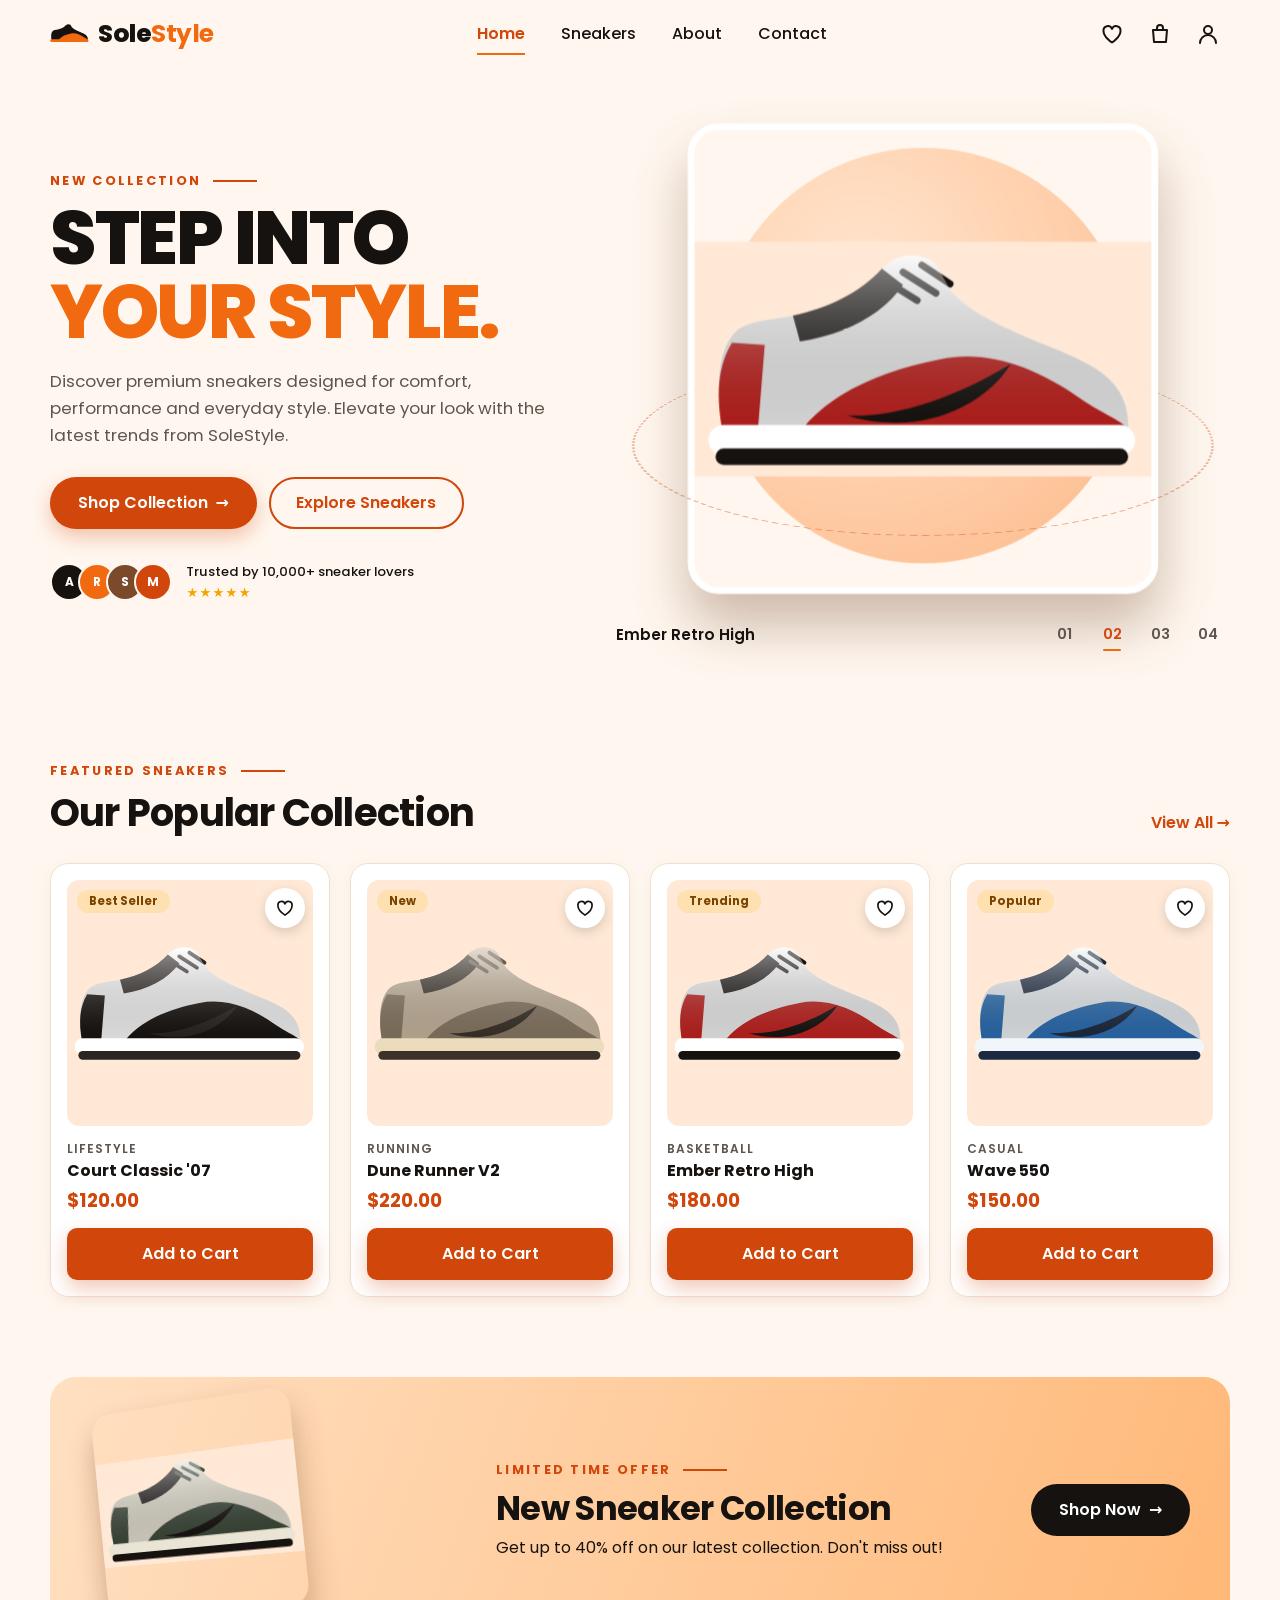
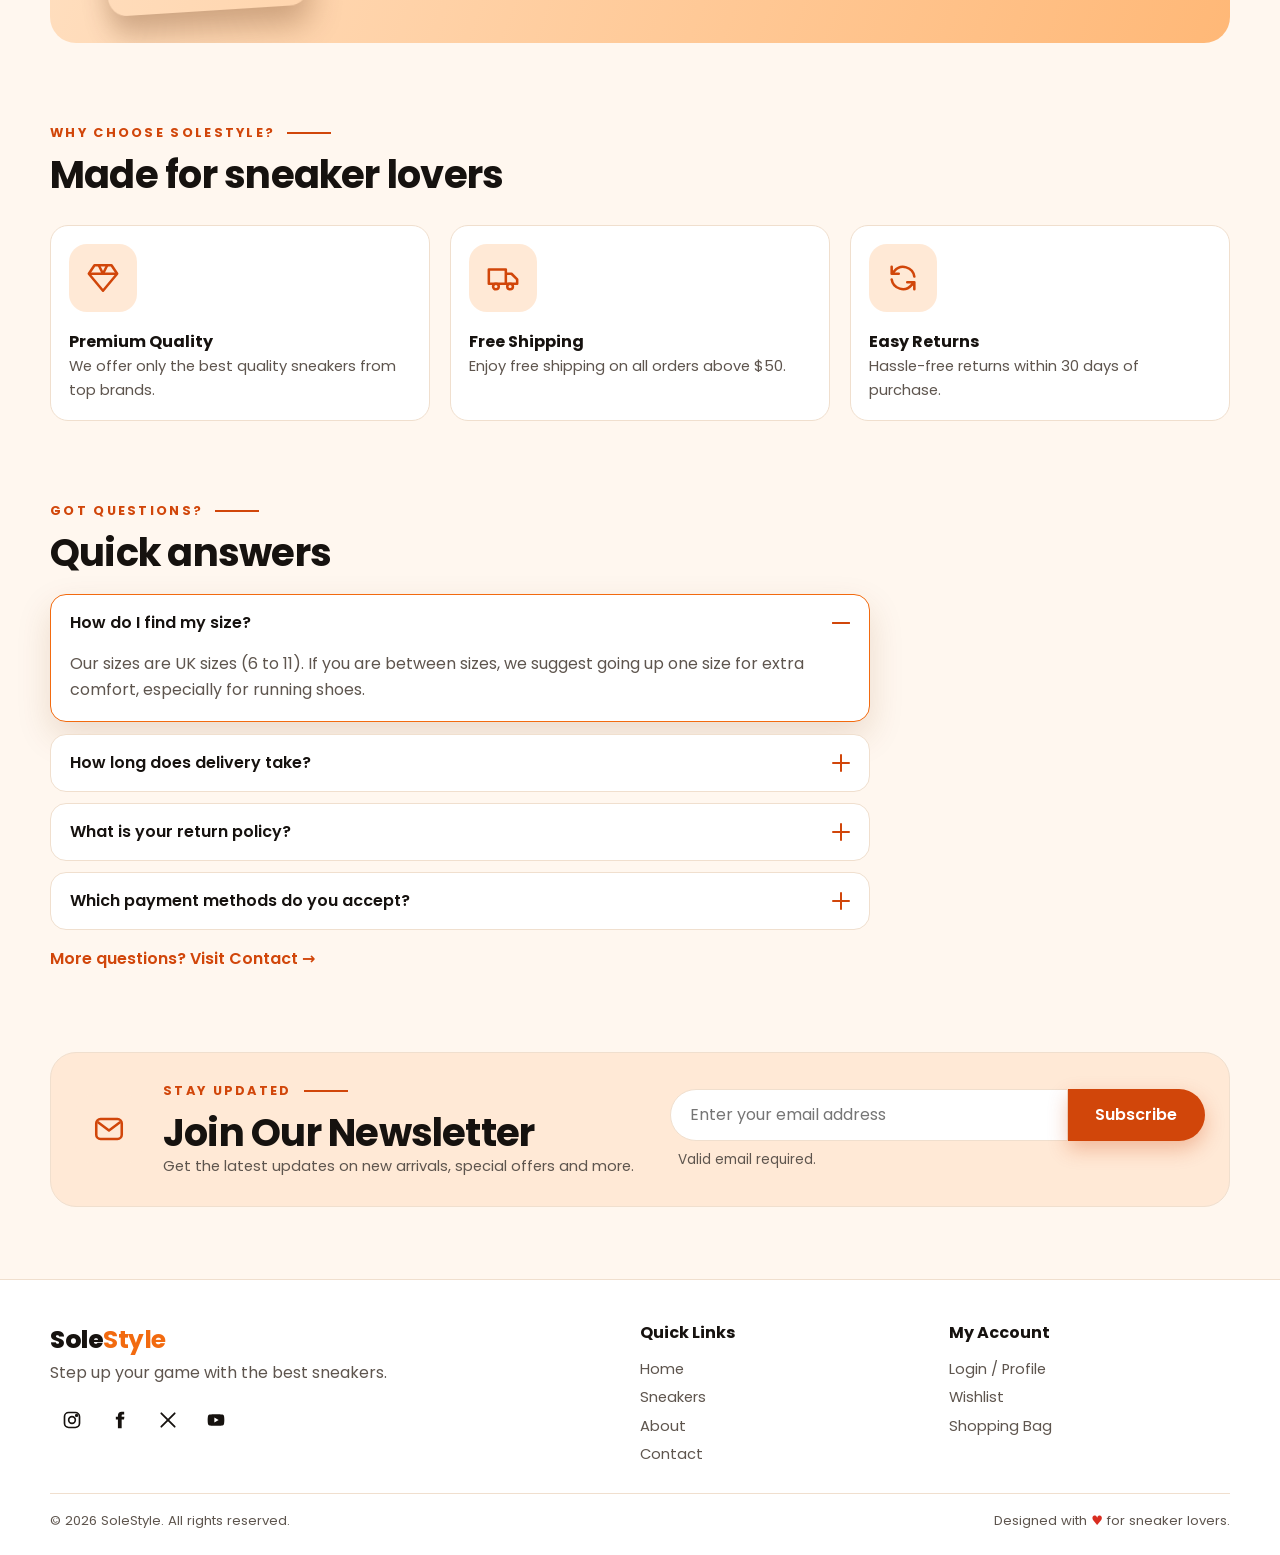
<file: index.html>
<!DOCTYPE html>
<html lang="en">
<head>
  <meta charset="UTF-8">
  <meta name="viewport" content="width=device-width, initial-scale=1">
  <title>SoleStyle | Premium Sneakers</title>
  <meta name="description" content="SoleStyle: premium sneakers designed for comfort, performance and everyday style.">
  <link rel="preconnect" href="https://fonts.googleapis.com">
  <link rel="preconnect" href="https://fonts.gstatic.com" crossorigin>
  <link href="https://fonts.googleapis.com/css2?family=Poppins:wght@400;500;600;700;800&display=swap" rel="stylesheet">
  <link rel="stylesheet" href="style.css">
  <link rel="stylesheet" href="accordion.css">
</head>
<body>
  <a class="skip" href="#main">Skip to content</a>

  <header class="site-header" id="header">
    <div class="wrap bar">
      <a class="logo" href="#/" aria-label="SoleStyle home">
        <svg width="40" height="26" viewBox="30 20 380 190" aria-hidden="true"><path d="M44 172C38 132 40 104 54 88c10-11 30-11 50-15 30-6 58-20 76-40 12-13 32-15 46-4l12 22c14 18 44 32 84 48 40 16 70 30 68 72z" fill="#16120F"/><path d="M110 172c26-34 70-52 120-62 40-8 80 6 120 34 20 14 40 20 40 28z" fill="#F26A0F"/><rect x="32" y="166" width="364" height="26" rx="13" fill="#F26A0F"/></svg>
        <span>Sole<b>Style</b></span>
      </a>
      <nav id="nav" class="nav" aria-label="Main navigation">
        <ul>
          <li><a href="#/" data-r="home">Home</a></li>
          <li><a href="#/shop" data-r="shop">Sneakers</a></li>
          <li><a href="#/about" data-r="about">About</a></li>
          <li><a href="#/contact" data-r="contact">Contact</a></li>
        </ul>
      </nav>
      <div class="actions">
        <a class="icon-btn" href="#/wishlist" id="wishLink" aria-label="Wishlist, 0 items">
          <svg width="24" height="24" viewBox="0 0 24 24" fill="none" stroke="currentColor" stroke-width="2" stroke-linejoin="round" aria-hidden="true"><path d="M12 20.5S3.5 15 3.5 8.9A4.4 4.4 0 0 1 12 7a4.4 4.4 0 0 1 8.5 1.900C20.5 15 12 20.5 12 20.500z"/></svg>
          <span class="count" id="wishCount" aria-hidden="true">0</span>
        </a>
        <a class="icon-btn" href="#/cart" id="cartLink" aria-label="Shopping bag, 0 items">
          <svg width="24" height="24" viewBox="0 0 24 24" fill="none" stroke="currentColor" stroke-width="2" stroke-linecap="round" stroke-linejoin="round" aria-hidden="true"><path d="M5 8h14l-1 12H6L5 8z"/><path d="M9 8V6a3 3 0 0 1 6 0v2"/></svg>
          <span class="count" id="cartCount" aria-hidden="true">0</span>
        </a>
        <a class="icon-btn" href="#/account" id="profileLink" aria-label="Log in or open my account">
          <svg width="24" height="24" viewBox="0 0 24 24" fill="none" stroke="currentColor" stroke-width="2" stroke-linecap="round" stroke-linejoin="round" aria-hidden="true"><circle cx="12" cy="8" r="4"/><path d="M4 21a8 8 0 0 1 16 0"/></svg>
          <span class="ini" id="profileIni" aria-hidden="true"></span>
        </a>
      </div>
    </div>
  </header>

  <main id="main" tabindex="-1"></main>

  <footer class="footer">
    <div class="wrap foot-grid">
      <div>
        <a class="logo" href="#/" aria-label="SoleStyle home"><span>Sole<b>Style</b></span></a>
        <p class="muted">Step up your game with the best sneakers.</p>
        <ul class="social">
          <li><a href="https://www.instagram.com/" target="_blank" rel="noopener" aria-label="SoleStyle on Instagram"><svg width="20" height="20" viewBox="0 0 24 24" fill="none" stroke="currentColor" stroke-width="2" aria-hidden="true"><rect x="3" y="3" width="18" height="18" rx="5"/><circle cx="12" cy="12" r="4"/><circle cx="17.5" cy="6.5" r="1" fill="currentColor"/></svg></a></li>
          <li><a href="https://www.facebook.com/" target="_blank" rel="noopener" aria-label="SoleStyle on Facebook"><svg width="20" height="20" viewBox="0 0 24 24" fill="currentColor" aria-hidden="true"><path d="M14 8V6.500c0-.700.3-1 1-1h2V2h-3c-3 0-4.5 2-4.5 4.500V8H7v3.500h2.500V22H14V11.500h2.800L17.3 8z"/></svg></a></li>
          <li><a href="https://x.com/" target="_blank" rel="noopener" aria-label="SoleStyle on X"><svg width="20" height="20" viewBox="0 0 24 24" fill="none" stroke="currentColor" stroke-width="2.2" stroke-linecap="round" aria-hidden="true"><path d="M4 4l16 16M20 4 4 20"/></svg></a></li>
          <li><a href="https://www.youtube.com/" target="_blank" rel="noopener" aria-label="SoleStyle on YouTube"><svg width="20" height="20" viewBox="0 0 24 24" fill="currentColor" aria-hidden="true"><path d="M21.6 7.200a2.5 2.5 0 0 0-1.8-1.800C18.2 5 12 5 12 5s-6.2 0-7.8.4A2.5 2.5 0 0 0 2.4 7.200C2 8.8 2 12 2 12s0 3.2.4 4.800a2.5 2.5 0 0 0 1.8 1.800C5.8 19 12 19 12 19s6.2 0 7.8-.4a2.5 2.5 0 0 0 1.8-1.800c.4-1.6.4-4.8.4-4.800s0-3.2-.4-4.800zM10 15V9l5.2 3z"/></svg></a></li>
        </ul>
      </div>
      <nav aria-label="Quick links">
        <h3>Quick Links</h3>
        <ul>
          <li><a href="#/">Home</a></li><li><a href="#/shop">Sneakers</a></li><li><a href="#/about">About</a></li><li><a href="#/contact">Contact</a></li>
        </ul>
      </nav>
      <nav aria-label="My account">
        <h3>My Account</h3>
        <ul>
          <li><a href="#/account">Login / Profile</a></li><li><a href="#/wishlist">Wishlist</a></li><li><a href="#/cart">Shopping Bag</a></li>
        </ul>
      </nav>
    </div>
    <div class="wrap legal">
      <p>© <span id="year">2026</span> SoleStyle. All rights reserved.</p>
      <p>Designed with <span class="heart-ic" aria-label="love">♥</span> for sneaker lovers.</p>
    </div>
  </footer>

  <nav class="tabbar" id="tabbar" aria-label="Primary">
    <span class="tab-ind" aria-hidden="true"></span>
    <a href="#/" data-r="home"><svg width="24" height="24" viewBox="0 0 24 24" fill="none" stroke="currentColor" stroke-width="1.9" stroke-linecap="round" stroke-linejoin="round" aria-hidden="true"><path d="M3 11l9-8 9 8v9a1 1 0 0 1-1 1h-5v-6H9v6H4a1 1 0 0 1-1-1z"/></svg><span>Home</span></a>
    <a href="#/shop" data-r="shop"><svg width="24" height="24" viewBox="0 0 24 24" fill="none" stroke="currentColor" stroke-width="1.9" stroke-linecap="round" stroke-linejoin="round" aria-hidden="true"><path d="M3 16.500V12l4.500-1 2.500-4 2.500 1.800 4.500 1.200c3 .8 4 2 4 4V17H3z"/><path d="M3 20h18"/></svg><span>Sneakers</span></a>
    <a href="#/about" data-r="about"><svg width="24" height="24" viewBox="0 0 24 24" fill="none" stroke="currentColor" stroke-width="1.9" stroke-linecap="round" stroke-linejoin="round" aria-hidden="true"><circle cx="12" cy="12" r="9"/><path d="M12 11v5M12 8h.01"/></svg><span>About</span></a>
    <a href="#/contact" data-r="contact"><svg width="24" height="24" viewBox="0 0 24 24" fill="none" stroke="currentColor" stroke-width="1.9" stroke-linecap="round" stroke-linejoin="round" aria-hidden="true"><path d="M4 5h16v11H9l-5 4z"/></svg><span>Contact</span></a>
  </nav>
  <div class="toast" id="toast" role="status" aria-live="polite"></div>
  <script src="accordion.js"></script>
  <script src="script.js"></script>
</body>
</html>
</file>
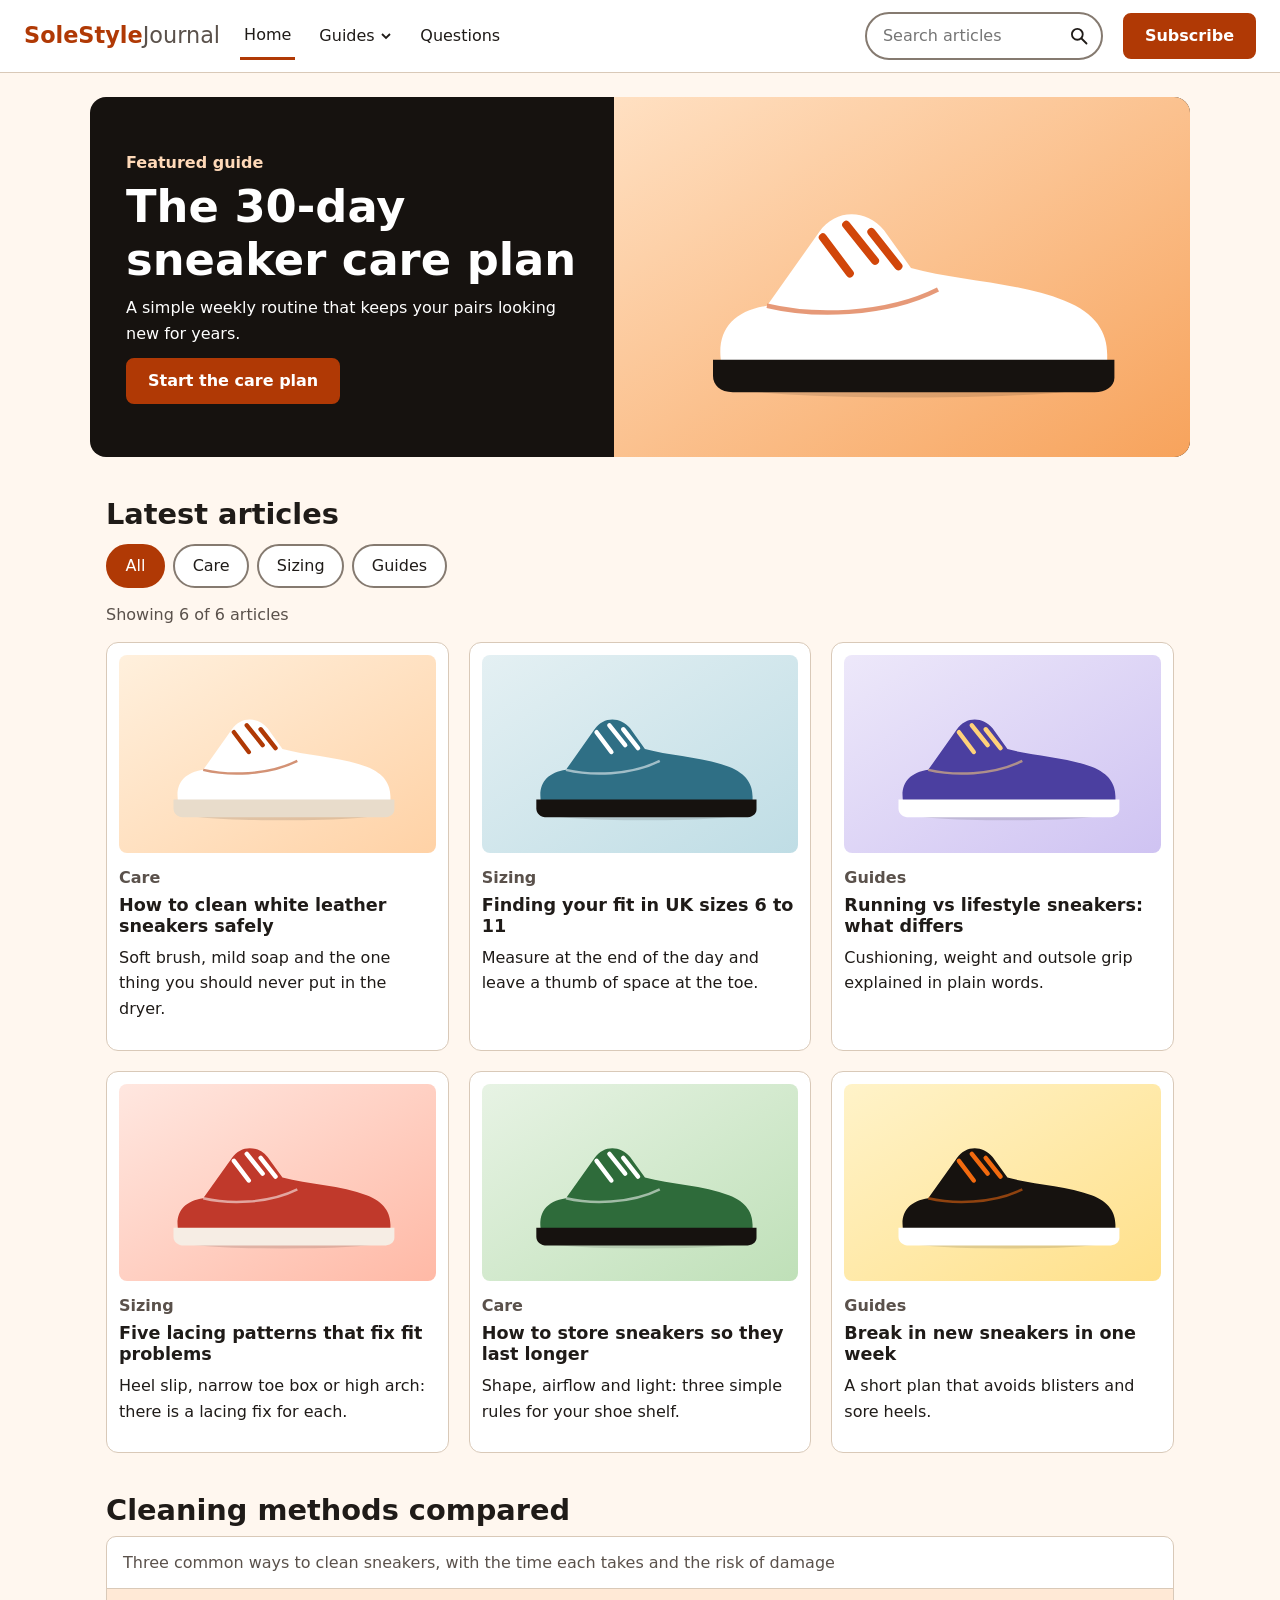
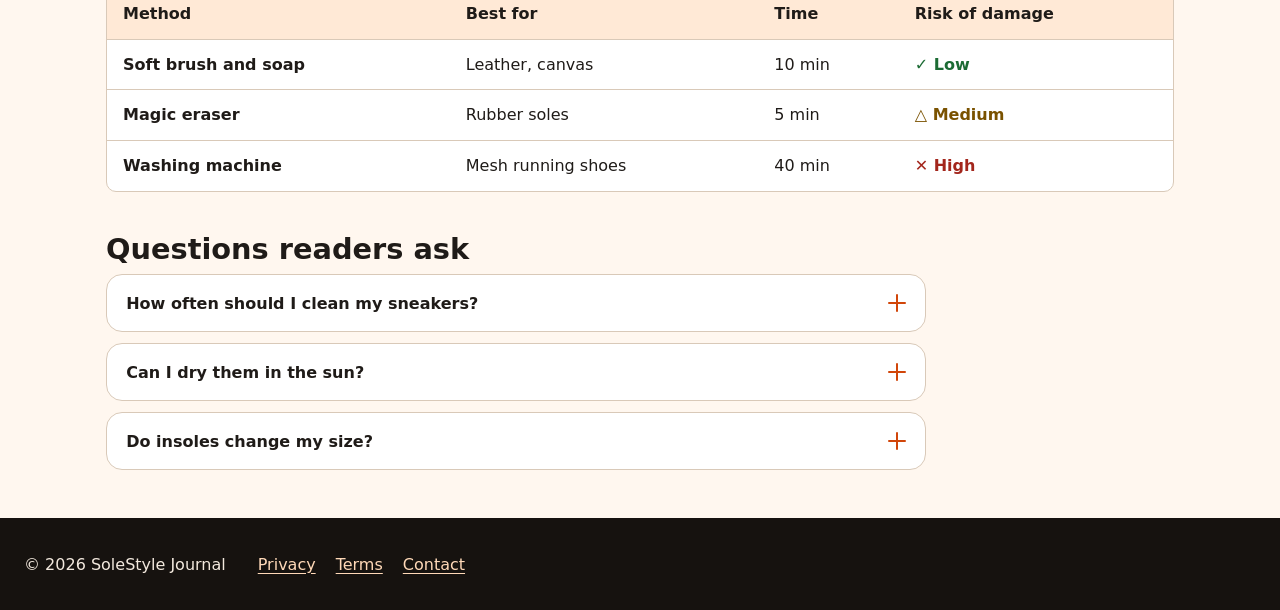
<file: solestyle-journal-accessibility/after/index.html>
<!DOCTYPE html>
<html lang="en">
<head>
<meta charset="utf-8">
<meta name="viewport" content="width=device-width, initial-scale=1">
<title>SoleStyle Journal: sneaker care, sizing and fit guides</title>
<meta name="description" content="Practical guides on cleaning, sizing and fitting sneakers, written in plain language.">
<link rel="stylesheet" href="style.css">
<link rel="stylesheet" href="accordion.css">
</head>
<body>
<!-- WCAG 2.4.1: lets keyboard users jump past the header -->
<a class="skip" href="#main">Skip to main content</a>

<header class="top">
  <a class="logo" href="#main" aria-label="SoleStyle Journal, back to top">SoleStyle <span>Journal</span></a>

  <button class="menu-btn" id="menuBtn" type="button" aria-expanded="false" aria-controls="siteNav">
    <svg aria-hidden="true" focusable="false" viewBox="0 0 24 24" width="24" height="24"><path d="M3 6h18M3 12h18M3 18h18" stroke="currentColor" stroke-width="2.2" stroke-linecap="round"/></svg>
    <span class="sr">Menu</span>
  </button>

  <nav class="nav" id="siteNav" aria-label="Main">
    <ul>
      <li><a href="#main" aria-current="page">Home</a></li>
      <li class="has-sub">
        <button class="sub-btn" id="guidesBtn" type="button" aria-expanded="false" aria-controls="guidesMenu">Guides
          <svg aria-hidden="true" focusable="false" viewBox="0 0 12 12" width="12" height="12"><path d="M2 4l4 4 4-4" fill="none" stroke="currentColor" stroke-width="1.8"/></svg>
        </button>
        <ul class="sub" id="guidesMenu" hidden>
          <li><a href="#latest" data-jump="care">Care</a></li>
          <li><a href="#latest" data-jump="sizing">Sizing</a></li>
          <li><a href="#latest" data-jump="guides">Fit and guides</a></li>
        </ul>
      </li>
      <li><a href="#faq">Questions</a></li>
    </ul>
  </nav>

  <form class="search" role="search" id="searchForm">
    <label class="sr" for="q">Search articles</label>
    <input type="search" id="q" name="q" placeholder="Search articles" autocomplete="off">
    <button type="submit"><svg aria-hidden="true" focusable="false" viewBox="0 0 24 24" width="20" height="20"><circle cx="10" cy="10" r="6.5" fill="none" stroke="currentColor" stroke-width="2.2"/><path d="M15 15l6 6" stroke="currentColor" stroke-width="2.2" stroke-linecap="round"/></svg><span class="sr">Search</span></button>
  </form>

  <button class="btn" id="openSub" type="button" aria-haspopup="dialog">Subscribe</button>
</header>

<main id="main">
  <section class="hero" aria-labelledby="heroT">
    <img src="img/hero.svg" width="640" height="400" alt="Illustration of a clean white sneaker with orange laces on a warm orange background">
    <div class="hero-text">
      <p class="kicker">Featured guide</p>
      <h1 id="heroT">The 30-day sneaker care plan</h1>
      <p>A simple weekly routine that keeps your pairs looking new for years.</p>
      <a class="btn" href="#latest">Start the care plan</a>
    </div>
  </section>

  <section class="wrap" id="latest" aria-labelledby="latestT">
    <h2 id="latestT">Latest articles</h2>
    <div class="chips" role="group" aria-label="Filter articles by topic">
      <button type="button" class="chip" data-cat="all" aria-pressed="true">All</button>
      <button type="button" class="chip" data-cat="care" aria-pressed="false">Care</button>
      <button type="button" class="chip" data-cat="sizing" aria-pressed="false">Sizing</button>
      <button type="button" class="chip" data-cat="guides" aria-pressed="false">Guides</button>
    </div>
    <p class="count" id="count" role="status">Showing 6 of 6 articles</p>
    <p class="empty" id="empty" hidden>No articles match your search. Try a different word or choose All.</p>

    <ul class="grid" id="grid">
      <li class="card" data-cat="care"><img src="img/a1.svg" width="640" height="400" loading="lazy" alt="White leather sneaker with beige sole"><p class="tag">Care</p><h3><a href="#main">How to clean white leather sneakers safely</a></h3><p>Soft brush, mild soap and the one thing you should never put in the dryer.</p></li>
      <li class="card" data-cat="sizing"><img src="img/a2.svg" width="640" height="400" loading="lazy" alt="Blue sneaker with a black sole"><p class="tag">Sizing</p><h3><a href="#main">Finding your fit in UK sizes 6 to 11</a></h3><p>Measure at the end of the day and leave a thumb of space at the toe.</p></li>
      <li class="card" data-cat="guides"><img src="img/a3.svg" width="640" height="400" loading="lazy" alt="Purple sneaker with yellow laces"><p class="tag">Guides</p><h3><a href="#main">Running vs lifestyle sneakers: what differs</a></h3><p>Cushioning, weight and outsole grip explained in plain words.</p></li>
      <li class="card" data-cat="sizing"><img src="img/a4.svg" width="640" height="400" loading="lazy" alt="Red sneaker with a cream sole"><p class="tag">Sizing</p><h3><a href="#main">Five lacing patterns that fix fit problems</a></h3><p>Heel slip, narrow toe box or high arch: there is a lacing fix for each.</p></li>
      <li class="card" data-cat="care"><img src="img/a5.svg" width="640" height="400" loading="lazy" alt="Green sneaker with white laces"><p class="tag">Care</p><h3><a href="#main">How to store sneakers so they last longer</a></h3><p>Shape, airflow and light: three simple rules for your shoe shelf.</p></li>
      <li class="card" data-cat="guides"><img src="img/a6.svg" width="640" height="400" loading="lazy" alt="Black sneaker with orange laces and a white sole"><p class="tag">Guides</p><h3><a href="#main">Break in new sneakers in one week</a></h3><p>A short plan that avoids blisters and sore heels.</p></li>
    </ul>
  </section>

  <section class="wrap" aria-labelledby="tblT">
    <h2 id="tblT">Cleaning methods compared</h2>
    <div class="table-wrap" role="region" aria-label="Cleaning methods table, scrollable" tabindex="0">
      <table>
        <caption>Three common ways to clean sneakers, with the time each takes and the risk of damage</caption>
        <thead><tr><th scope="col">Method</th><th scope="col">Best for</th><th scope="col">Time</th><th scope="col">Risk of damage</th></tr></thead>
        <tbody>
          <tr><th scope="row">Soft brush and soap</th><td>Leather, canvas</td><td>10 min</td><td><span class="risk low">&#10003; Low</span></td></tr>
          <tr><th scope="row">Magic eraser</th><td>Rubber soles</td><td>5 min</td><td><span class="risk mid">&#9651; Medium</span></td></tr>
          <tr><th scope="row">Washing machine</th><td>Mesh running shoes</td><td>40 min</td><td><span class="risk high">&#10005; High</span></td></tr>
        </tbody>
      </table>
    </div>
  </section>

  <section class="wrap" id="faq" aria-labelledby="faqT">
    <h2 id="faqT">Questions readers ask</h2>
    <div class="acc" data-accordion data-open="none">
      <div class="acc-item"><h3 class="acc-heading"><button type="button" class="acc-trigger">How often should I clean my sneakers?</button></h3><div class="acc-panel"><div class="acc-inner"><p>A light brush after every few wears and a proper clean once a month is enough for most pairs.</p></div></div></div>
      <div class="acc-item"><h3 class="acc-heading"><button type="button" class="acc-trigger">Can I dry them in the sun?</button></h3><div class="acc-panel"><div class="acc-inner"><p>Dry them in shade with newspaper inside. Direct sun can yellow white soles and crack leather.</p></div></div></div>
      <div class="acc-item"><h3 class="acc-heading"><button type="button" class="acc-trigger">Do insoles change my size?</button></h3><div class="acc-panel"><div class="acc-inner"><p>Thick insoles can take half a size of room, so try them with the insole you plan to wear.</p></div></div></div>
    </div>
  </section>
</main>

<footer class="footer">
  <p>&copy; 2026 SoleStyle Journal</p>
  <nav aria-label="Footer"><ul><li><a href="#main">Privacy</a></li><li><a href="#main">Terms</a></li><li><a href="#main">Contact</a></li></ul></nav>
</footer>

<!-- Native modal dialog: traps focus, closes with Esc, returns focus to the opener -->
<dialog id="subDialog" aria-labelledby="subT" aria-describedby="subD">
  <form id="subForm" novalidate>
    <button class="x" type="button" id="closeSub" aria-label="Close subscribe dialog"><span aria-hidden="true">&times;</span></button>
    <h2 id="subT">Weekly care tip</h2>
    <p id="subD">One short sneaker tip in your inbox every Monday.</p>
    <label for="email">Email address</label>
    <input type="email" id="email" name="email" autocomplete="email" required aria-describedby="emailErr">
    <p class="err" id="emailErr" hidden></p>
    <div class="row"><button class="btn" type="submit">Subscribe</button><button class="btn ghost" type="button" id="cancelSub">Cancel</button></div>
    <p class="ok" id="subOk" role="status"></p>
  </form>
</dialog>

<script src="accordion.js"></script>
<script src="script.js"></script>
</body>
</html>
</file>
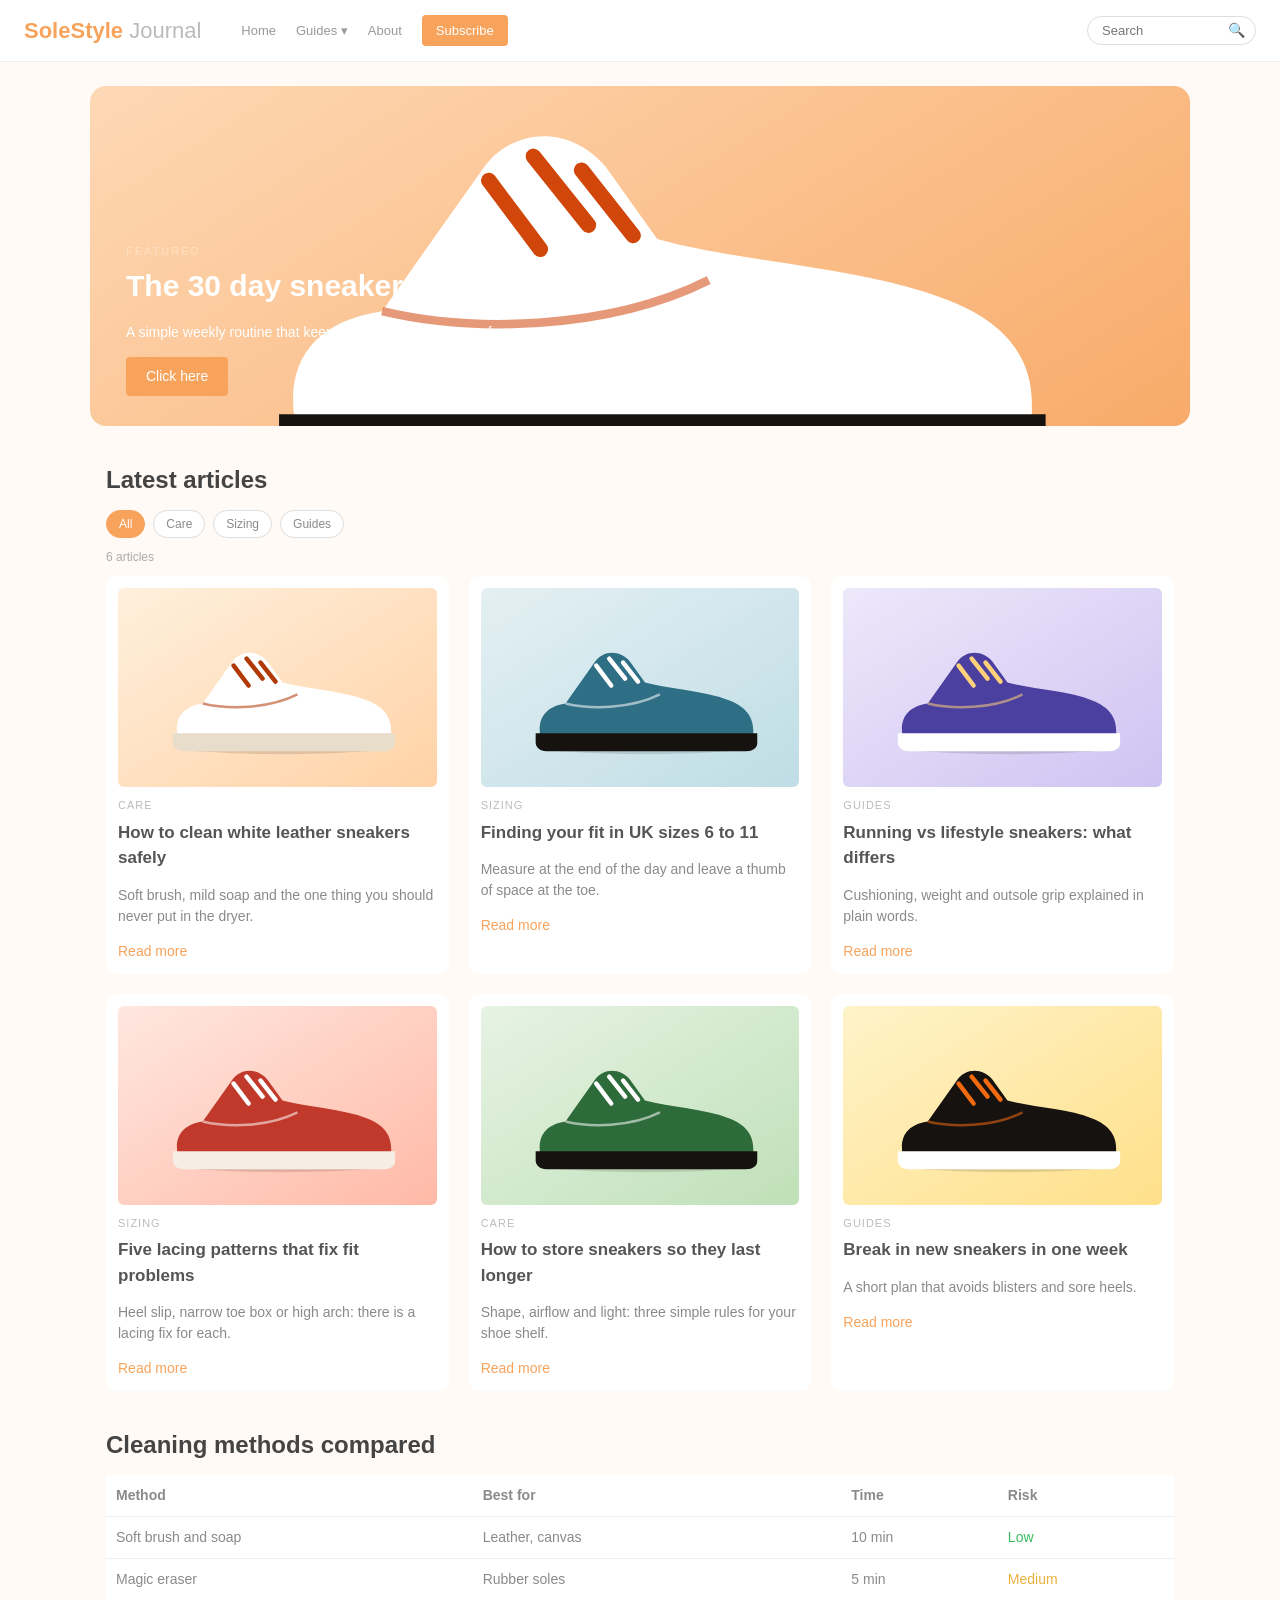
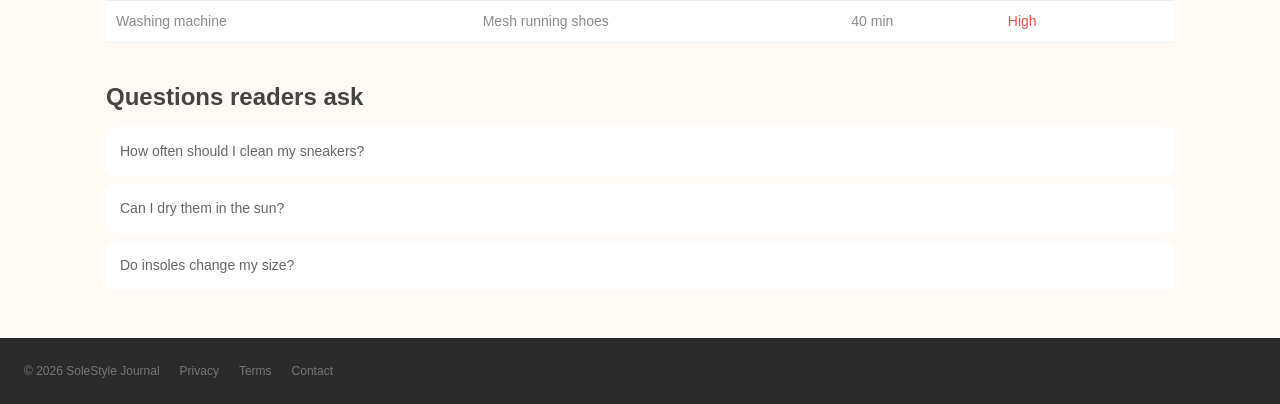
<file: solestyle-journal-accessibility/before/index.html>
<!DOCTYPE html>
<html>
<head>
<meta charset="utf-8">
<meta name="viewport" content="width=device-width, initial-scale=1, maximum-scale=1, user-scalable=no">
<title>Home</title>
<link rel="stylesheet" href="style.css">
</head>
<body>

<div class="top">
  <div class="logo">SoleStyle <span>Journal</span></div>
  <div class="menu-btn" onclick="toggleMenu()">&#9776;</div>
  <div class="nav" id="nav">
    <a href="#">Home</a>
    <div class="dd">
      <a href="#">Guides &#9662;</a>
      <div class="dd-list"><a href="#">Care</a><a href="#">Sizing</a><a href="#">Fit</a></div>
    </div>
    <a href="#">About</a>
    <div class="sub-btn" onclick="openModal()" tabindex="3">Subscribe</div>
  </div>
  <div class="search"><input type="text" id="q" placeholder="Search" oninput="applyFilter()"><span class="s-icon" onclick="applyFilter()">&#128269;</span></div>
</div>

<div class="hero">
  <img src="img/hero.svg">
  <div class="hero-text">
    <div class="small">FEATURED</div>
    <h4>The 30 day sneaker care plan</h4>
    <p>A simple weekly routine that keeps your pairs looking new for years.</p>
    <a href="#" class="btn">Click here</a>
  </div>
</div>

<div class="wrap">
  <h2>Latest articles</h2>
  <div class="chips">
    <div class="chip active" onclick="setCat(this,'all')">All</div>
    <div class="chip" onclick="setCat(this,'care')">Care</div>
    <div class="chip" onclick="setCat(this,'sizing')">Sizing</div>
    <div class="chip" onclick="setCat(this,'guides')">Guides</div>
  </div>
  <div class="count" id="count">6 articles</div>

  <div class="grid" id="grid">
    <div class="card" data-cat="care"><img src="img/a1.svg"><div class="tag">CARE</div><h3>How to clean white leather sneakers safely</h3><p>Soft brush, mild soap and the one thing you should never put in the dryer.</p><a href="#">Read more</a></div>
    <div class="card" data-cat="sizing"><img src="img/a2.svg"><div class="tag">SIZING</div><h3>Finding your fit in UK sizes 6 to 11</h3><p>Measure at the end of the day and leave a thumb of space at the toe.</p><a href="#">Read more</a></div>
    <div class="card" data-cat="guides"><img src="img/a3.svg"><div class="tag">GUIDES</div><h3>Running vs lifestyle sneakers: what differs</h3><p>Cushioning, weight and outsole grip explained in plain words.</p><a href="#">Read more</a></div>
    <div class="card" data-cat="sizing"><img src="img/a4.svg"><div class="tag">SIZING</div><h3>Five lacing patterns that fix fit problems</h3><p>Heel slip, narrow toe box or high arch: there is a lacing fix for each.</p><a href="#">Read more</a></div>
    <div class="card" data-cat="care"><img src="img/a5.svg"><div class="tag">CARE</div><h3>How to store sneakers so they last longer</h3><p>Shape, airflow and light: three simple rules for your shoe shelf.</p><a href="#">Read more</a></div>
    <div class="card" data-cat="guides"><img src="img/a6.svg"><div class="tag">GUIDES</div><h3>Break in new sneakers in one week</h3><p>A short plan that avoids blisters and sore heels.</p><a href="#">Read more</a></div>
  </div>

  <h2>Cleaning methods compared</h2>
  <table class="tbl">
    <tr><td><b>Method</b></td><td><b>Best for</b></td><td><b>Time</b></td><td><b>Risk</b></td></tr>
    <tr><td>Soft brush and soap</td><td>Leather, canvas</td><td>10 min</td><td class="g">Low</td></tr>
    <tr><td>Magic eraser</td><td>Rubber soles</td><td>5 min</td><td class="y">Medium</td></tr>
    <tr><td>Washing machine</td><td>Mesh running shoes</td><td>40 min</td><td class="r">High</td></tr>
  </table>

  <h2>Questions readers ask</h2>
  <div class="faq"><div class="q" onclick="toggleFaq(this)">How often should I clean my sneakers?</div><div class="a">A light brush after every few wears and a proper clean once a month is enough for most pairs.</div></div>
  <div class="faq"><div class="q" onclick="toggleFaq(this)">Can I dry them in the sun?</div><div class="a">Dry them in shade with newspaper inside. Direct sun can yellow white soles and crack leather.</div></div>
  <div class="faq"><div class="q" onclick="toggleFaq(this)">Do insoles change my size?</div><div class="a">Thick insoles can take half a size of room, so try them with the insole you plan to wear.</div></div>
</div>

<div class="footer">
  <div>&copy; 2026 SoleStyle Journal</div>
  <a href="#">Privacy</a> <a href="#">Terms</a> <a href="#">Contact</a>
</div>

<div class="modal" id="modal">
  <div class="modal-box">
    <div class="x" onclick="closeModal()">&times;</div>
    <h3>Weekly care tip</h3>
    <p>One short sneaker tip in your inbox every Monday.</p>
    <input type="text" id="email" placeholder="Your email">
    <div class="btn" onclick="subscribe()">Subscribe</div>
    <div class="err" id="err"></div>
  </div>
</div>

<script src="script.js"></script>
</body>
</html>
</file>
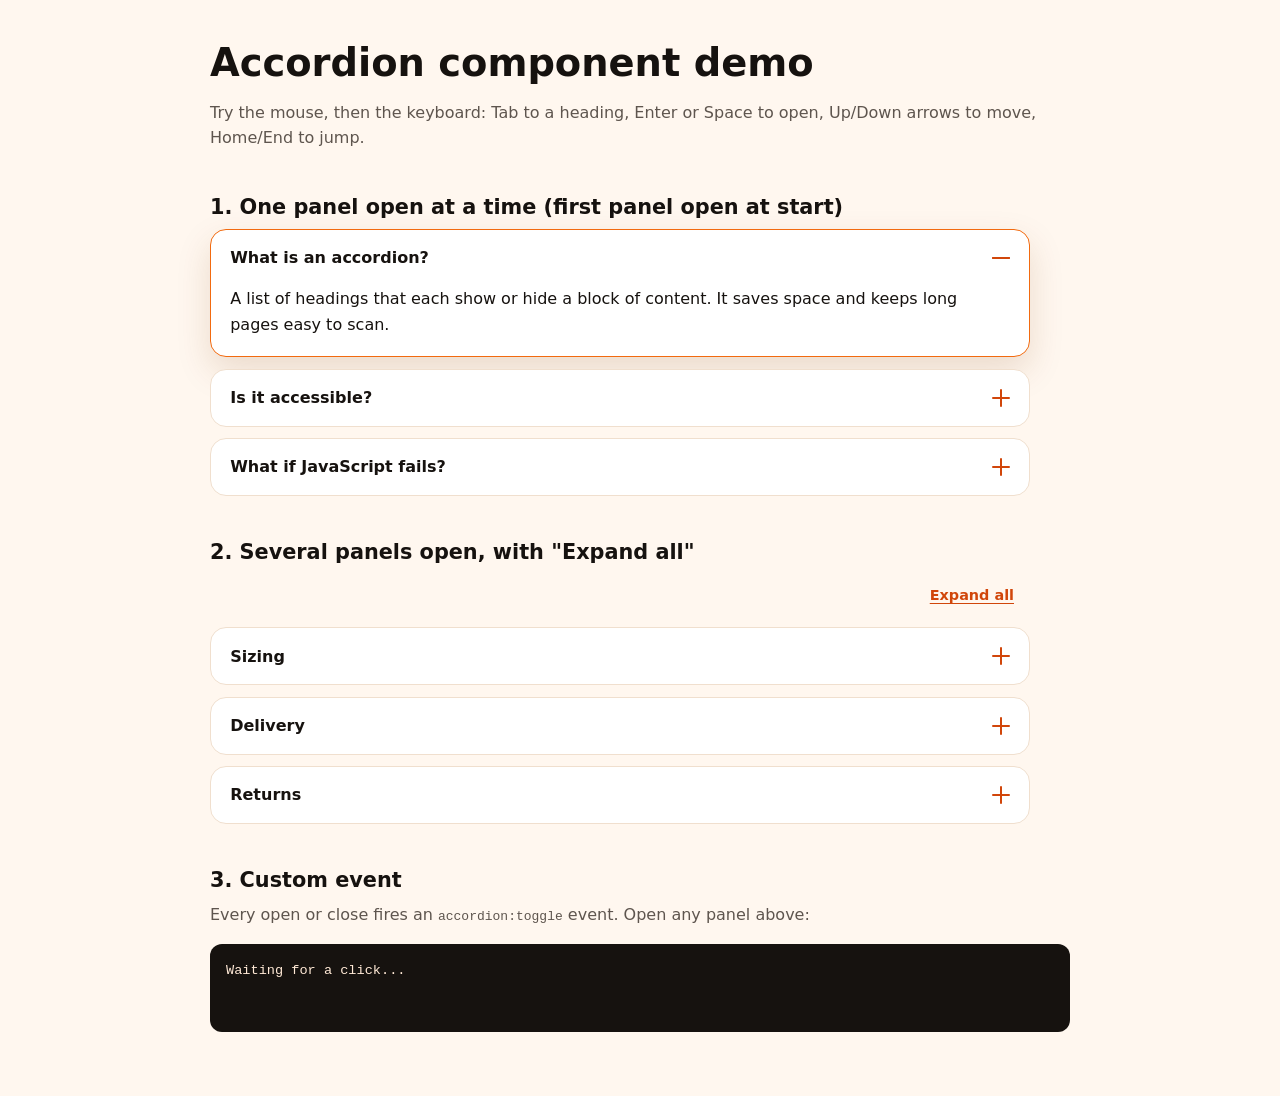
<file: accordion-demo.html>
<!DOCTYPE html>
<html lang="en">
<head>
  <meta charset="UTF-8">
  <meta name="viewport" content="width=device-width, initial-scale=1">
  <title>Accordion component demo | SoleStyle</title>
  <!-- Standalone page: only needs accordion.css and accordion.js, nothing else from the store -->
  <link rel="stylesheet" href="accordion.css">
  <style>
    body{margin:0;font-family:system-ui,-apple-system,"Segoe UI",Roboto,sans-serif;background:#fff7ef;color:#16120f;line-height:1.6}
    main{width:min(860px,100% - 2.5rem);margin:0 auto;padding:2rem 0 4rem}
    h1{font-size:clamp(1.7rem,5vw,2.4rem);margin:0 0 .4rem}
    h2{font-size:1.3rem;margin:2.5rem 0 .3rem}
    .note{color:#5e554e;margin:0 0 1rem}
    #log{margin-top:1rem;padding:1rem;border-radius:12px;background:#16120f;color:#ffe9d6;font:.85rem/1.6 ui-monospace,Consolas,monospace;min-height:3.5rem}
  </style>
</head>
<body>
  <main>
    <h1>Accordion component demo</h1>
    <p class="note">Try the mouse, then the keyboard: Tab to a heading, Enter or Space to open, Up/Down arrows to move, Home/End to jump.</p>

    <h2>1. One panel open at a time (first panel open at start)</h2>
    <div class="acc" data-accordion data-open="0">
      <div class="acc-item"><h3 class="acc-heading"><button type="button" class="acc-trigger">What is an accordion?</button></h3>
        <div class="acc-panel"><div class="acc-inner"><p>A list of headings that each show or hide a block of content. It saves space and keeps long pages easy to scan.</p></div></div></div>
      <div class="acc-item"><h3 class="acc-heading"><button type="button" class="acc-trigger">Is it accessible?</button></h3>
        <div class="acc-panel"><div class="acc-inner"><p>Yes. Headings are real buttons, state is announced with aria-expanded, and the whole thing works with the keyboard.</p></div></div></div>
      <div class="acc-item"><h3 class="acc-heading"><button type="button" class="acc-trigger">What if JavaScript fails?</button></h3>
        <div class="acc-panel"><div class="acc-inner"><p>All panels stay visible, so the content is never hidden from the reader.</p></div></div></div>
    </div>

    <h2>2. Several panels open, with "Expand all"</h2>
    <div class="acc" data-accordion data-multiple="true" data-controls="true">
      <div class="acc-item"><h3 class="acc-heading"><button type="button" class="acc-trigger">Sizing</button></h3>
        <div class="acc-panel"><div class="acc-inner"><p>UK sizes 6 to 11. Between sizes? Go up one.</p></div></div></div>
      <div class="acc-item"><h3 class="acc-heading"><button type="button" class="acc-trigger">Delivery</button></h3>
        <div class="acc-panel"><div class="acc-inner"><p>3 to 6 working days. Free above $50.</p></div></div></div>
      <div class="acc-item"><h3 class="acc-heading"><button type="button" class="acc-trigger">Returns</button></h3>
        <div class="acc-panel"><div class="acc-inner"><p>30 days for unworn pairs.</p></div></div></div>
    </div>

    <h2>3. Custom event</h2>
    <p class="note">Every open or close fires an <code>accordion:toggle</code> event. Open any panel above:</p>
    <div id="log" aria-live="polite">Waiting for a click...</div>
  </main>

  <script src="accordion.js"></script>
  <script>
    Accordion.init();
    document.addEventListener('accordion:toggle', function (e) {
      document.getElementById('log').textContent =
        '"' + e.detail.trigger.textContent.trim() + '" (item ' + e.detail.index + ') was ' + (e.detail.open ? 'opened' : 'closed');
    });
  </script>
</body>
</html>
</file>
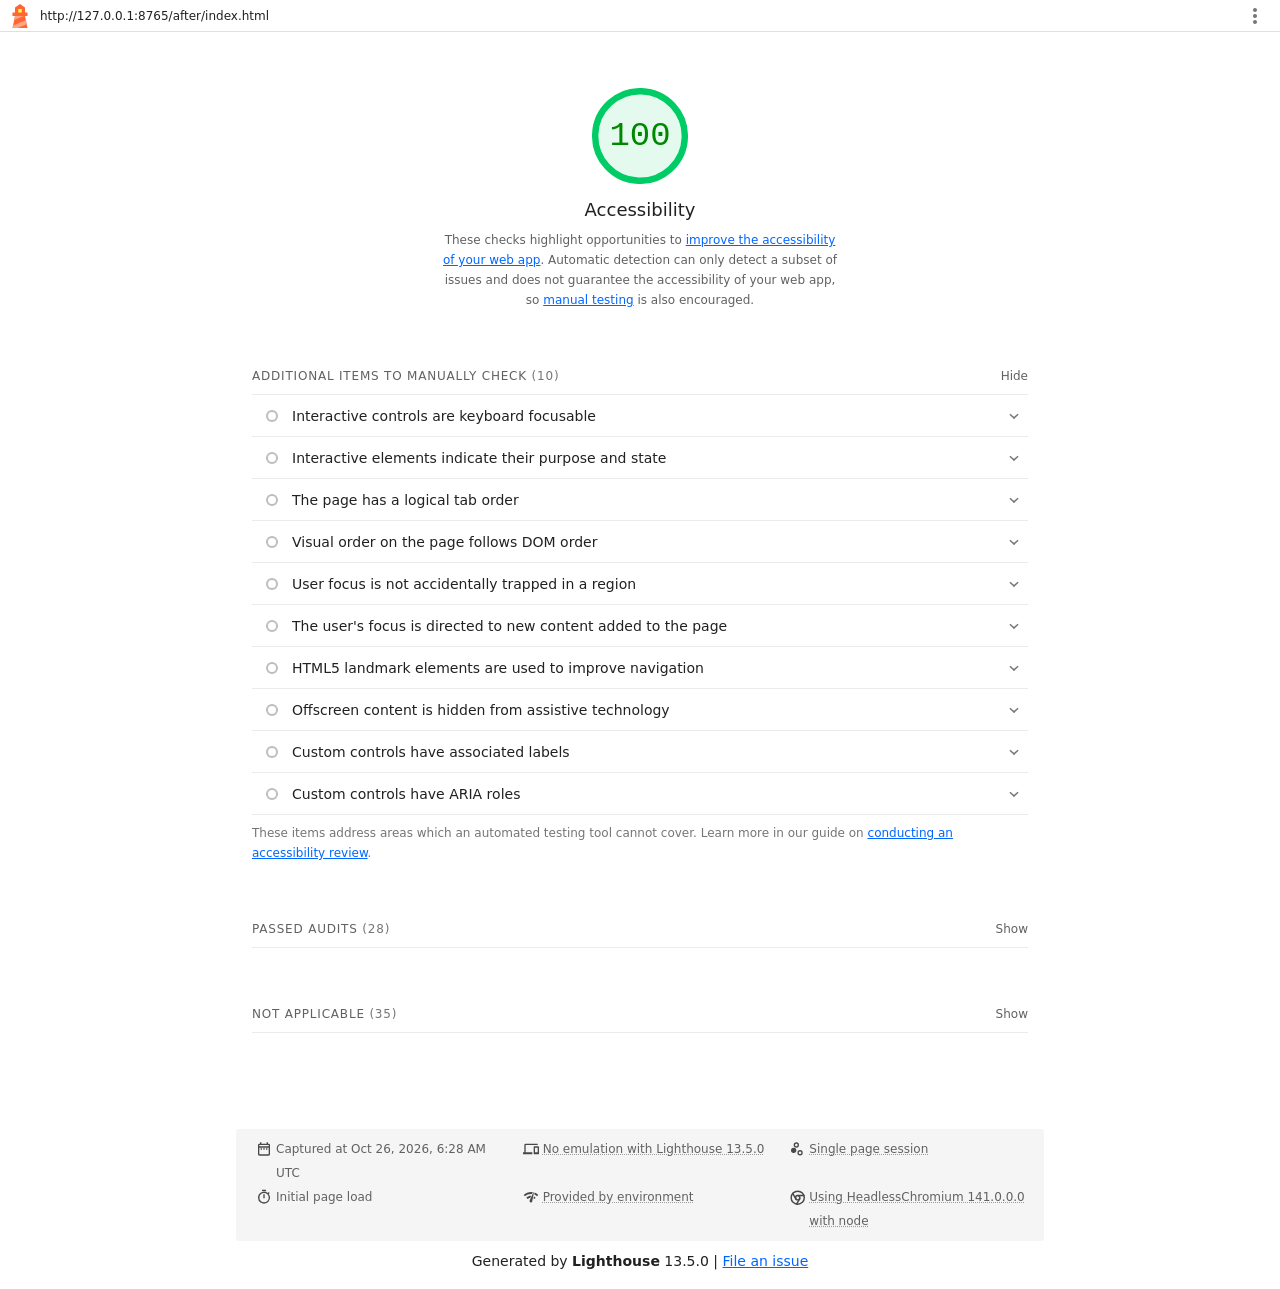
<file: solestyle-journal-accessibility/audit/lighthouse-after.html>
<!--
@license
Copyright 2018 Google LLC
SPDX-License-Identifier: Apache-2.0
-->
<!doctype html>
<html lang="en">
<head>
  <meta charset="utf-8">
  <meta name="viewport" content="width=device-width, initial-scale=1, minimum-scale=1">
  <link rel="icon" href='data:image/svg+xml;utf8,<svg fill="none" xmlns="http://www.w3.org/2000/svg" viewBox="0 0 48 48"><path d="m14 7 10-7 10 7v10h5v7h-5l5 24H9l5-24H9v-7h5V7Z" fill="%23F63"/><path d="M31.561 24H14l-1.689 8.105L31.561 24ZM18.983 48H9l1.022-4.907L35.723 32.27l1.663 7.98L18.983 48Z" fill="%23FFA385"/><path fill="%23FF3" d="M20.5 10h7v7h-7z"/></svg>'>
  <title>Lighthouse Report</title>
  <style>body {margin: 0}</style>
</head>
<body>
  <noscript>Lighthouse report requires JavaScript. Please enable.</noscript>

  <div id="lh-log"></div>

  <script>window.__LIGHTHOUSE_JSON__ = {"lighthouseVersion":"13.5.0","requestedUrl":"http://127.0.0.1:8765/after/index.html","mainDocumentUrl":"http://127.0.0.1:8765/after/index.html","finalDisplayedUrl":"http://127.0.0.1:8765/after/index.html","finalUrl":"http://127.0.0.1:8765/after/index.html","fetchTime":"2026-10-26T06:28:30.867Z","gatherMode":"navigation","runWarnings":[],"userAgent":"Mozilla/5.0 (X11; Linux x86_64) AppleWebKit/537.36 (KHTML, like Gecko) HeadlessChrome/141.0.0.0 Safari/537.36","environment":{"networkUserAgent":"Mozilla/5.0 (Linux; Android 11; moto g power (2022)) AppleWebKit/537.36 (KHTML, like Gecko) Chrome/141.0.0.0 Mobile Safari/537.36","hostUserAgent":"Mozilla/5.0 (X11; Linux x86_64) AppleWebKit/537.36 (KHTML, like Gecko) HeadlessChrome/141.0.0.0 Safari/537.36","benchmarkIndex":2314,"credits":{"axe-core":"4.14.0"}},"audits":{"accesskeys":{"id":"accesskeys","title":"`[accesskey]` values are unique","description":"Access keys let users quickly focus a part of the page. For proper navigation, each access key must be unique. [Learn more about access keys](https://dequeuniversity.com/rules/axe/4.13/accesskeys).","score":null,"scoreDisplayMode":"notApplicable"},"aria-allowed-attr":{"id":"aria-allowed-attr","title":"`[aria-*]` attributes match their roles","description":"Each ARIA `role` supports a specific subset of `aria-*` attributes. Mismatching these invalidates the `aria-*` attributes. [Learn how to match ARIA attributes to their roles](https://dequeuniversity.com/rules/axe/4.13/aria-allowed-attr).","score":1,"scoreDisplayMode":"binary","details":{"type":"table","headings":[{"key":"node","valueType":"node","subItemsHeading":{"key":"relatedNode","valueType":"node"},"label":"Failing Elements"}],"items":[]}},"aria-allowed-role":{"id":"aria-allowed-role","title":"Uses ARIA roles only on compatible elements","description":"Many HTML elements can only be assigned certain ARIA roles. Using ARIA roles where they are not allowed can interfere with the accessibility of the web page. [Learn more about ARIA roles](https://dequeuniversity.com/rules/axe/4.13/aria-allowed-role).","score":null,"scoreDisplayMode":"notApplicable"},"aria-command-name":{"id":"aria-command-name","title":"`button`, `link`, and `menuitem` elements have accessible names","description":"When an element doesn't have an accessible name, screen readers announce it with a generic name, making it unusable for users who rely on screen readers. [Learn how to make command elements more accessible](https://dequeuniversity.com/rules/axe/4.13/aria-command-name).","score":null,"scoreDisplayMode":"notApplicable"},"aria-conditional-attr":{"id":"aria-conditional-attr","title":"ARIA attributes are used as specified for the element's role","description":"Some ARIA attributes are only allowed on an element under certain conditions. [Learn more about conditional ARIA attributes](https://dequeuniversity.com/rules/axe/4.13/aria-conditional-attr).","score":1,"scoreDisplayMode":"binary","details":{"type":"table","headings":[{"key":"node","valueType":"node","subItemsHeading":{"key":"relatedNode","valueType":"node"},"label":"Failing Elements"}],"items":[]}},"aria-deprecated-role":{"id":"aria-deprecated-role","title":"Deprecated ARIA roles were not used","description":"Deprecated ARIA roles may not be processed correctly by assistive technology. [Learn more about deprecated ARIA roles](https://dequeuniversity.com/rules/axe/4.13/aria-deprecated-role).","score":1,"scoreDisplayMode":"binary","details":{"type":"table","headings":[{"key":"node","valueType":"node","subItemsHeading":{"key":"relatedNode","valueType":"node"},"label":"Failing Elements"}],"items":[]}},"aria-dialog-name":{"id":"aria-dialog-name","title":"Elements with `role=\"dialog\"` or `role=\"alertdialog\"` have accessible names.","description":"ARIA dialog elements without accessible names may prevent screen readers users from discerning the purpose of these elements. [Learn how to make ARIA dialog elements more accessible](https://dequeuniversity.com/rules/axe/4.13/aria-dialog-name).","score":null,"scoreDisplayMode":"notApplicable"},"aria-hidden-body":{"id":"aria-hidden-body","title":"`[aria-hidden=\"true\"]` is not present on the document `\u003cbody>`","description":"Assistive technologies, like screen readers, work inconsistently when `aria-hidden=\"true\"` is set on the document `\u003cbody>`. [Learn how `aria-hidden` affects the document body](https://dequeuniversity.com/rules/axe/4.13/aria-hidden-body).","score":1,"scoreDisplayMode":"binary","details":{"type":"table","headings":[{"key":"node","valueType":"node","subItemsHeading":{"key":"relatedNode","valueType":"node"},"label":"Failing Elements"}],"items":[]}},"aria-hidden-focus":{"id":"aria-hidden-focus","title":"`[aria-hidden=\"true\"]` elements do not contain focusable descendents","description":"Focusable descendents within an `[aria-hidden=\"true\"]` element prevent those interactive elements from being available to users of assistive technologies like screen readers. [Learn how `aria-hidden` affects focusable elements](https://dequeuniversity.com/rules/axe/4.13/aria-hidden-focus).","score":1,"scoreDisplayMode":"binary","details":{"type":"table","headings":[{"key":"node","valueType":"node","subItemsHeading":{"key":"relatedNode","valueType":"node"},"label":"Failing Elements"}],"items":[]}},"aria-input-field-name":{"id":"aria-input-field-name","title":"ARIA input fields have accessible names","description":"When an input field doesn't have an accessible name, screen readers announce it with a generic name, making it unusable for users who rely on screen readers. [Learn more about input field labels](https://dequeuniversity.com/rules/axe/4.13/aria-input-field-name).","score":null,"scoreDisplayMode":"notApplicable"},"aria-meter-name":{"id":"aria-meter-name","title":"ARIA `meter` elements have accessible names","description":"When a meter element doesn't have an accessible name, screen readers announce it with a generic name, making it unusable for users who rely on screen readers. [Learn how to name `meter` elements](https://dequeuniversity.com/rules/axe/4.13/aria-meter-name).","score":null,"scoreDisplayMode":"notApplicable"},"aria-progressbar-name":{"id":"aria-progressbar-name","title":"ARIA `progressbar` elements have accessible names","description":"When a `progressbar` element doesn't have an accessible name, screen readers announce it with a generic name, making it unusable for users who rely on screen readers. [Learn how to label `progressbar` elements](https://dequeuniversity.com/rules/axe/4.13/aria-progressbar-name).","score":null,"scoreDisplayMode":"notApplicable"},"aria-prohibited-attr":{"id":"aria-prohibited-attr","title":"Elements use only permitted ARIA attributes","description":"Using ARIA attributes in roles where they are prohibited can mean that important information is not communicated to users of assistive technologies. [Learn more about prohibited ARIA roles](https://dequeuniversity.com/rules/axe/4.13/aria-prohibited-attr).","score":1,"scoreDisplayMode":"binary","details":{"type":"table","headings":[{"key":"node","valueType":"node","subItemsHeading":{"key":"relatedNode","valueType":"node"},"label":"Failing Elements"}],"items":[]}},"aria-required-attr":{"id":"aria-required-attr","title":"`[role]`s have all required `[aria-*]` attributes","description":"Some ARIA roles have required attributes that describe the state of the element to screen readers. [Learn more about roles and required attributes](https://dequeuniversity.com/rules/axe/4.13/aria-required-attr).","score":1,"scoreDisplayMode":"binary","details":{"type":"table","headings":[{"key":"node","valueType":"node","subItemsHeading":{"key":"relatedNode","valueType":"node"},"label":"Failing Elements"}],"items":[]}},"aria-required-children":{"id":"aria-required-children","title":"Elements with an ARIA `[role]` that require children to contain a specific `[role]` have all required children.","description":"Some ARIA parent roles must contain specific child roles to perform their intended accessibility functions. [Learn more about roles and required children elements](https://dequeuniversity.com/rules/axe/4.13/aria-required-children).","score":null,"scoreDisplayMode":"notApplicable"},"aria-required-parent":{"id":"aria-required-parent","title":"`[role]`s are contained by their required parent element","description":"Some ARIA child roles must be contained by specific parent roles to properly perform their intended accessibility functions. [Learn more about ARIA roles and required parent element](https://dequeuniversity.com/rules/axe/4.13/aria-required-parent).","score":null,"scoreDisplayMode":"notApplicable"},"aria-roles":{"id":"aria-roles","title":"`[role]` values are valid","description":"ARIA roles must have valid values in order to perform their intended accessibility functions. [Learn more about valid ARIA roles](https://dequeuniversity.com/rules/axe/4.13/aria-roles).","score":1,"scoreDisplayMode":"binary","details":{"type":"table","headings":[{"key":"node","valueType":"node","subItemsHeading":{"key":"relatedNode","valueType":"node"},"label":"Failing Elements"}],"items":[]}},"aria-text":{"id":"aria-text","title":"Elements with the `role=text` attribute do not have focusable descendents.","description":"Adding `role=text` around a text node split by markup enables VoiceOver to treat it as one phrase, but the element's focusable descendents will not be announced. [Learn more about the `role=text` attribute](https://dequeuniversity.com/rules/axe/4.13/aria-text).","score":null,"scoreDisplayMode":"notApplicable"},"aria-toggle-field-name":{"id":"aria-toggle-field-name","title":"ARIA toggle fields have accessible names","description":"When a toggle field doesn't have an accessible name, screen readers announce it with a generic name, making it unusable for users who rely on screen readers. [Learn more about toggle fields](https://dequeuniversity.com/rules/axe/4.13/aria-toggle-field-name).","score":null,"scoreDisplayMode":"notApplicable"},"aria-tooltip-name":{"id":"aria-tooltip-name","title":"ARIA `tooltip` elements have accessible names","description":"When a tooltip element doesn't have an accessible name, screen readers announce it with a generic name, making it unusable for users who rely on screen readers. [Learn how to name `tooltip` elements](https://dequeuniversity.com/rules/axe/4.13/aria-tooltip-name).","score":null,"scoreDisplayMode":"notApplicable"},"aria-treeitem-name":{"id":"aria-treeitem-name","title":"ARIA `treeitem` elements have accessible names","description":"When a `treeitem` element doesn't have an accessible name, screen readers announce it with a generic name, making it unusable for users who rely on screen readers. [Learn more about labeling `treeitem` elements](https://dequeuniversity.com/rules/axe/4.13/aria-treeitem-name).","score":null,"scoreDisplayMode":"notApplicable"},"aria-valid-attr-value":{"id":"aria-valid-attr-value","title":"`[aria-*]` attributes have valid values","description":"Assistive technologies, like screen readers, can't interpret ARIA attributes with invalid values. [Learn more about valid values for ARIA attributes](https://dequeuniversity.com/rules/axe/4.13/aria-valid-attr-value).","score":1,"scoreDisplayMode":"binary","details":{"type":"table","headings":[{"key":"node","valueType":"node","subItemsHeading":{"key":"relatedNode","valueType":"node"},"label":"Failing Elements"}],"items":[]}},"aria-valid-attr":{"id":"aria-valid-attr","title":"`[aria-*]` attributes are valid and not misspelled","description":"Assistive technologies, like screen readers, can't interpret ARIA attributes with invalid names. [Learn more about valid ARIA attributes](https://dequeuniversity.com/rules/axe/4.13/aria-valid-attr).","score":1,"scoreDisplayMode":"binary","details":{"type":"table","headings":[{"key":"node","valueType":"node","subItemsHeading":{"key":"relatedNode","valueType":"node"},"label":"Failing Elements"}],"items":[]}},"button-name":{"id":"button-name","title":"Buttons have an accessible name","description":"When a button doesn't have an accessible name, screen readers announce it as \"button\", making it unusable for users who rely on screen readers. [Learn how to make buttons more accessible](https://dequeuniversity.com/rules/axe/4.13/button-name).","score":1,"scoreDisplayMode":"binary","details":{"type":"table","headings":[{"key":"node","valueType":"node","subItemsHeading":{"key":"relatedNode","valueType":"node"},"label":"Failing Elements"}],"items":[]}},"bypass":{"id":"bypass","title":"The page contains a heading, skip link, or landmark region","description":"Adding ways to bypass repetitive content lets keyboard users navigate the page more efficiently. [Learn more about bypass blocks](https://dequeuniversity.com/rules/axe/4.13/bypass).","score":null,"scoreDisplayMode":"notApplicable"},"color-contrast":{"id":"color-contrast","title":"Background and foreground colors have a sufficient contrast ratio","description":"Low-contrast text is difficult or impossible for many users to read. [Learn how to provide sufficient color contrast](https://dequeuniversity.com/rules/axe/4.13/color-contrast).","score":1,"scoreDisplayMode":"binary","details":{"type":"table","headings":[{"key":"node","valueType":"node","subItemsHeading":{"key":"relatedNode","valueType":"node"},"label":"Failing Elements"}],"items":[]}},"definition-list":{"id":"definition-list","title":"`\u003cdl>`'s contain only properly-ordered `\u003cdt>` and `\u003cdd>` groups, `\u003cscript>`, `\u003ctemplate>` or `\u003cdiv>` elements.","description":"When definition lists are not properly marked up, screen readers may produce confusing or inaccurate output. [Learn how to structure definition lists correctly](https://dequeuniversity.com/rules/axe/4.13/definition-list).","score":null,"scoreDisplayMode":"notApplicable"},"dlitem":{"id":"dlitem","title":"Definition list items are wrapped in `\u003cdl>` elements","description":"Definition list items (`\u003cdt>` and `\u003cdd>`) must be wrapped in a parent `\u003cdl>` element to ensure that screen readers can properly announce them. [Learn how to structure definition lists correctly](https://dequeuniversity.com/rules/axe/4.13/dlitem).","score":null,"scoreDisplayMode":"notApplicable"},"document-title":{"id":"document-title","title":"Document has a `\u003ctitle>` element","description":"The title gives screen reader users an overview of the page, and search engine users rely on it heavily to determine if a page is relevant to their search. [Learn more about document titles](https://dequeuniversity.com/rules/axe/4.13/document-title).","score":1,"scoreDisplayMode":"binary","details":{"type":"table","headings":[{"key":"node","valueType":"node","subItemsHeading":{"key":"relatedNode","valueType":"node"},"label":"Failing Elements"}],"items":[]}},"duplicate-id-aria":{"id":"duplicate-id-aria","title":"ARIA IDs are unique","description":"The value of an ARIA ID must be unique to prevent other instances from being overlooked by assistive technologies. [Learn how to fix duplicate ARIA IDs](https://dequeuniversity.com/rules/axe/4.13/duplicate-id-aria).","score":null,"scoreDisplayMode":"notApplicable"},"empty-heading":{"id":"empty-heading","title":"All heading elements contain content.","description":"A heading with no content or inaccessible text prevent screen reader users from accessing information on the page's structure. [Learn more about headings](https://dequeuniversity.com/rules/axe/4.13/empty-heading).","score":null,"scoreDisplayMode":"notApplicable"},"form-field-multiple-labels":{"id":"form-field-multiple-labels","title":"No form fields have multiple labels","description":"Form fields with multiple labels can be confusingly announced by assistive technologies like screen readers which use either the first, the last, or all of the labels. [Learn how to use form labels](https://dequeuniversity.com/rules/axe/4.13/form-field-multiple-labels).","score":null,"scoreDisplayMode":"notApplicable"},"frame-title":{"id":"frame-title","title":"`\u003cframe>` or `\u003ciframe>` elements have a title","description":"Screen reader users rely on frame titles to describe the contents of frames. [Learn more about frame titles](https://dequeuniversity.com/rules/axe/4.13/frame-title).","score":null,"scoreDisplayMode":"notApplicable"},"heading-order":{"id":"heading-order","title":"Heading elements appear in a sequentially-descending order","description":"Properly ordered headings that do not skip levels convey the semantic structure of the page, making it easier to navigate and understand when using assistive technologies. [Learn more about heading order](https://dequeuniversity.com/rules/axe/4.13/heading-order).","score":1,"scoreDisplayMode":"binary","details":{"type":"table","headings":[{"key":"node","valueType":"node","subItemsHeading":{"key":"relatedNode","valueType":"node"},"label":"Failing Elements"}],"items":[]}},"html-has-lang":{"id":"html-has-lang","title":"`\u003chtml>` element has a `[lang]` attribute","description":"If a page doesn't specify a `lang` attribute, a screen reader assumes that the page is in the default language that the user chose when setting up the screen reader. If the page isn't actually in the default language, then the screen reader might not announce the page's text correctly. [Learn more about the `lang` attribute](https://dequeuniversity.com/rules/axe/4.13/html-has-lang).","score":1,"scoreDisplayMode":"binary","details":{"type":"table","headings":[{"key":"node","valueType":"node","subItemsHeading":{"key":"relatedNode","valueType":"node"},"label":"Failing Elements"}],"items":[]}},"html-lang-valid":{"id":"html-lang-valid","title":"`\u003chtml>` element has a valid value for its `[lang]` attribute","description":"Specifying a valid [BCP 47 language](https://www.w3.org/International/questions/qa-choosing-language-tags#question) helps screen readers announce text properly. [Learn how to use the `lang` attribute](https://dequeuniversity.com/rules/axe/4.13/html-lang-valid).","score":1,"scoreDisplayMode":"binary","details":{"type":"table","headings":[{"key":"node","valueType":"node","subItemsHeading":{"key":"relatedNode","valueType":"node"},"label":"Failing Elements"}],"items":[]}},"html-xml-lang-mismatch":{"id":"html-xml-lang-mismatch","title":"`\u003chtml>` element has an `[xml:lang]` attribute with the same base language as the `[lang]` attribute.","description":"If the webpage does not specify a consistent language, then the screen reader might not announce the page's text correctly. [Learn more about the `lang` attribute](https://dequeuniversity.com/rules/axe/4.13/html-xml-lang-mismatch).","score":null,"scoreDisplayMode":"notApplicable"},"identical-links-same-purpose":{"id":"identical-links-same-purpose","title":"Identical links have the same purpose.","description":"Links with the same destination should have the same description, to help users understand the link's purpose and decide whether to follow it. [Learn more about identical links](https://dequeuniversity.com/rules/axe/4.13/identical-links-same-purpose).","score":null,"scoreDisplayMode":"notApplicable"},"image-alt":{"id":"image-alt","title":"Image elements have `[alt]` attributes","description":"Informative elements should aim for short, descriptive alternate text. Decorative elements can be ignored with an empty alt attribute. [Learn more about the `alt` attribute](https://dequeuniversity.com/rules/axe/4.13/image-alt).","score":1,"scoreDisplayMode":"binary","details":{"type":"table","headings":[{"key":"node","valueType":"node","subItemsHeading":{"key":"relatedNode","valueType":"node"},"label":"Failing Elements"}],"items":[]}},"image-redundant-alt":{"id":"image-redundant-alt","title":"Image elements do not have `[alt]` attributes that are redundant text.","description":"Informative elements should aim for short, descriptive alternative text. Alternative text that is exactly the same as the text adjacent to the link or image is potentially confusing for screen reader users, because the text will be read twice. [Learn more about the `alt` attribute](https://dequeuniversity.com/rules/axe/4.13/image-redundant-alt).","score":null,"scoreDisplayMode":"notApplicable"},"input-button-name":{"id":"input-button-name","title":"Input buttons have discernible text.","description":"Adding discernable and accessible text to input buttons may help screen reader users understand the purpose of the input button. [Learn more about input buttons](https://dequeuniversity.com/rules/axe/4.13/input-button-name).","score":null,"scoreDisplayMode":"notApplicable"},"input-image-alt":{"id":"input-image-alt","title":"`\u003cinput type=\"image\">` elements have `[alt]` text","description":"When an image is being used as an `\u003cinput>` button, providing alternative text can help screen reader users understand the purpose of the button. [Learn about input image alt text](https://dequeuniversity.com/rules/axe/4.13/input-image-alt).","score":null,"scoreDisplayMode":"notApplicable"},"label-content-name-mismatch":{"id":"label-content-name-mismatch","title":"Elements with visible text labels have matching accessible names.","description":"Visible text labels that do not match the accessible name can result in a confusing experience for screen reader users. [Learn more about accessible names](https://dequeuniversity.com/rules/axe/4.13/label-content-name-mismatch).","score":1,"scoreDisplayMode":"binary","details":{"type":"table","headings":[{"key":"node","valueType":"node","subItemsHeading":{"key":"relatedNode","valueType":"node"},"label":"Failing Elements"}],"items":[]}},"label":{"id":"label","title":"Form elements have associated labels","description":"Labels ensure that form controls are announced properly by assistive technologies, like screen readers. [Learn more about form element labels](https://dequeuniversity.com/rules/axe/4.13/label).","score":1,"scoreDisplayMode":"binary","details":{"type":"table","headings":[{"key":"node","valueType":"node","subItemsHeading":{"key":"relatedNode","valueType":"node"},"label":"Failing Elements"}],"items":[]}},"landmark-one-main":{"id":"landmark-one-main","title":"Document has a main landmark.","description":"One main landmark helps screen reader users navigate a web page. [Learn more about landmarks](https://dequeuniversity.com/rules/axe/4.13/landmark-one-main).","score":1,"scoreDisplayMode":"binary","details":{"type":"table","headings":[{"key":"node","valueType":"node","subItemsHeading":{"key":"relatedNode","valueType":"node"},"label":"Failing Elements"}],"items":[]}},"link-name":{"id":"link-name","title":"Links have a discernible name","description":"Link text (and alternate text for images, when used as links) that is discernible, unique, and focusable improves the navigation experience for screen reader users. [Learn how to make links accessible](https://dequeuniversity.com/rules/axe/4.13/link-name).","score":1,"scoreDisplayMode":"binary","details":{"type":"table","headings":[{"key":"node","valueType":"node","subItemsHeading":{"key":"relatedNode","valueType":"node"},"label":"Failing Elements"}],"items":[]}},"link-in-text-block":{"id":"link-in-text-block","title":"Links are distinguishable without relying on color.","description":"Low-contrast text is difficult or impossible for many users to read. Link text that is discernible improves the experience for users with low vision. [Learn how to make links distinguishable](https://dequeuniversity.com/rules/axe/4.13/link-in-text-block).","score":null,"scoreDisplayMode":"notApplicable"},"list":{"id":"list","title":"Lists contain only `\u003cli>` elements and script supporting elements (`\u003cscript>` and `\u003ctemplate>`).","description":"Screen readers have a specific way of announcing lists. Ensuring proper list structure aids screen reader output. [Learn more about proper list structure](https://dequeuniversity.com/rules/axe/4.13/list).","score":1,"scoreDisplayMode":"binary","details":{"type":"table","headings":[{"key":"node","valueType":"node","subItemsHeading":{"key":"relatedNode","valueType":"node"},"label":"Failing Elements"}],"items":[]}},"listitem":{"id":"listitem","title":"List items (`\u003cli>`) are contained within `\u003cul>`, `\u003col>` or `\u003cmenu>` parent elements","description":"Screen readers require list items (`\u003cli>`) to be contained within a parent `\u003cul>`, `\u003col>` or `\u003cmenu>` to be announced properly. [Learn more about proper list structure](https://dequeuniversity.com/rules/axe/4.13/listitem).","score":1,"scoreDisplayMode":"binary","details":{"type":"table","headings":[{"key":"node","valueType":"node","subItemsHeading":{"key":"relatedNode","valueType":"node"},"label":"Failing Elements"}],"items":[]}},"meta-refresh":{"id":"meta-refresh","title":"The document does not use `\u003cmeta http-equiv=\"refresh\">`","description":"Users do not expect a page to refresh automatically, and doing so will move focus back to the top of the page. This may create a frustrating or confusing experience. [Learn more about the refresh meta tag](https://dequeuniversity.com/rules/axe/4.13/meta-refresh).","score":null,"scoreDisplayMode":"notApplicable"},"meta-viewport":{"id":"meta-viewport","title":"`[user-scalable=\"no\"]` is not used in the `\u003cmeta name=\"viewport\">` element and the `[maximum-scale]` attribute is not less than 5.","description":"Disabling zooming is problematic for users with low vision who rely on screen magnification to properly see the contents of a web page. [Learn more about the viewport meta tag](https://dequeuniversity.com/rules/axe/4.13/meta-viewport).","score":1,"scoreDisplayMode":"binary","details":{"type":"table","headings":[{"key":"node","valueType":"node","subItemsHeading":{"key":"relatedNode","valueType":"node"},"label":"Failing Elements"}],"items":[]}},"object-alt":{"id":"object-alt","title":"`\u003cobject>` elements have alternate text","description":"Screen readers cannot translate non-text content. Adding alternate text to `\u003cobject>` elements helps screen readers convey meaning to users. [Learn more about alt text for `object` elements](https://dequeuniversity.com/rules/axe/4.13/object-alt).","score":null,"scoreDisplayMode":"notApplicable"},"select-name":{"id":"select-name","title":"Select elements have associated label elements.","description":"Form elements without effective labels can create frustrating experiences for screen reader users. [Learn more about the `select` element](https://dequeuniversity.com/rules/axe/4.13/select-name).","score":null,"scoreDisplayMode":"notApplicable"},"skip-link":{"id":"skip-link","title":"Skip links are focusable.","description":"Including a skip link can help users skip to the main content to save time. [Learn more about skip links](https://dequeuniversity.com/rules/axe/4.13/skip-link).","score":1,"scoreDisplayMode":"binary","details":{"type":"table","headings":[{"key":"node","valueType":"node","subItemsHeading":{"key":"relatedNode","valueType":"node"},"label":"Failing Elements"}],"items":[]}},"tabindex":{"id":"tabindex","title":"No element has a `[tabindex]` value greater than 0","description":"A value greater than 0 implies an explicit navigation ordering. Although technically valid, this often creates frustrating experiences for users who rely on assistive technologies. [Learn more about the `tabindex` attribute](https://dequeuniversity.com/rules/axe/4.13/tabindex).","score":1,"scoreDisplayMode":"binary","details":{"type":"table","headings":[{"key":"node","valueType":"node","subItemsHeading":{"key":"relatedNode","valueType":"node"},"label":"Failing Elements"}],"items":[]}},"table-duplicate-name":{"id":"table-duplicate-name","title":"Tables have different content in the summary attribute and `\u003ccaption>`.","description":"The summary attribute should describe the table structure, while `\u003ccaption>` should have the onscreen title. Accurate table mark-up helps users of screen readers. [Learn more about summary and caption](https://dequeuniversity.com/rules/axe/4.13/table-duplicate-name).","score":null,"scoreDisplayMode":"notApplicable"},"table-fake-caption":{"id":"table-fake-caption","title":"Tables use `\u003ccaption>` instead of cells with the `[colspan]` attribute to indicate a caption.","description":"Screen readers have features to make navigating tables easier. Ensuring that tables use the actual caption element instead of cells with the `[colspan]` attribute may improve the experience for screen reader users. [Learn more about captions](https://dequeuniversity.com/rules/axe/4.13/table-fake-caption).","score":1,"scoreDisplayMode":"binary","details":{"type":"table","headings":[{"key":"node","valueType":"node","subItemsHeading":{"key":"relatedNode","valueType":"node"},"label":"Failing Elements"}],"items":[]}},"target-size":{"id":"target-size","title":"Touch targets have sufficient size and spacing.","description":"Touch targets with sufficient size and spacing help users who may have difficulty targeting small controls to activate the targets. [Learn more about touch targets](https://dequeuniversity.com/rules/axe/4.13/target-size).","score":1,"scoreDisplayMode":"binary","details":{"type":"table","headings":[{"key":"node","valueType":"node","subItemsHeading":{"key":"relatedNode","valueType":"node"},"label":"Failing Elements"}],"items":[]}},"td-has-header":{"id":"td-has-header","title":"`\u003ctd>` elements in a large `\u003ctable>` have one or more table headers.","description":"Screen readers have features to make navigating tables easier. Ensuring that `\u003ctd>` elements in a large table (3 or more cells in width and height) have an associated table header may improve the experience for screen reader users. [Learn more about table headers](https://dequeuniversity.com/rules/axe/4.13/td-has-header).","score":1,"scoreDisplayMode":"binary","details":{"type":"table","headings":[{"key":"node","valueType":"node","subItemsHeading":{"key":"relatedNode","valueType":"node"},"label":"Failing Elements"}],"items":[]}},"td-headers-attr":{"id":"td-headers-attr","title":"Cells in a `\u003ctable>` element that use the `[headers]` attribute refer to table cells within the same table.","description":"Screen readers have features to make navigating tables easier. Ensuring `\u003ctd>` cells using the `[headers]` attribute only refer to other cells in the same table may improve the experience for screen reader users. [Learn more about the `headers` attribute](https://dequeuniversity.com/rules/axe/4.13/td-headers-attr).","score":1,"scoreDisplayMode":"binary","details":{"type":"table","headings":[{"key":"node","valueType":"node","subItemsHeading":{"key":"relatedNode","valueType":"node"},"label":"Failing Elements"}],"items":[]}},"th-has-data-cells":{"id":"th-has-data-cells","title":"`\u003cth>` elements and elements with `[role=\"columnheader\"/\"rowheader\"]` have data cells they describe.","description":"Screen readers have features to make navigating tables easier. Ensuring table headers always refer to some set of cells may improve the experience for screen reader users. [Learn more about table headers](https://dequeuniversity.com/rules/axe/4.13/th-has-data-cells).","score":null,"scoreDisplayMode":"notApplicable"},"valid-lang":{"id":"valid-lang","title":"`[lang]` attributes have a valid value","description":"Specifying a valid [BCP 47 language](https://www.w3.org/International/questions/qa-choosing-language-tags#question) on elements helps ensure that text is pronounced correctly by a screen reader. [Learn how to use the `lang` attribute](https://dequeuniversity.com/rules/axe/4.13/valid-lang).","score":null,"scoreDisplayMode":"notApplicable"},"video-caption":{"id":"video-caption","title":"`\u003cvideo>` elements contain a `\u003ctrack>` element with `[kind=\"captions\"]`","description":"When a video provides a caption it is easier for deaf and hearing impaired users to access its information. [Learn more about video captions](https://dequeuniversity.com/rules/axe/4.13/video-caption).","score":null,"scoreDisplayMode":"notApplicable"},"custom-controls-labels":{"id":"custom-controls-labels","title":"Custom controls have associated labels","description":"Custom interactive controls have associated labels, provided by aria-label or aria-labelledby. [Learn more about custom controls and labels](https://developer.chrome.com/docs/lighthouse/accessibility/custom-controls-labels/).","score":null,"scoreDisplayMode":"manual"},"custom-controls-roles":{"id":"custom-controls-roles","title":"Custom controls have ARIA roles","description":"Custom interactive controls have appropriate ARIA roles. [Learn how to add roles to custom controls](https://developer.chrome.com/docs/lighthouse/accessibility/custom-control-roles/).","score":null,"scoreDisplayMode":"manual"},"focus-traps":{"id":"focus-traps","title":"User focus is not accidentally trapped in a region","description":"A user can tab into and out of any control or region without accidentally trapping their focus. [Learn how to avoid focus traps](https://developer.chrome.com/docs/lighthouse/accessibility/focus-traps/).","score":null,"scoreDisplayMode":"manual"},"focusable-controls":{"id":"focusable-controls","title":"Interactive controls are keyboard focusable","description":"Custom interactive controls are keyboard focusable and display a focus indicator. [Learn how to make custom controls focusable](https://developer.chrome.com/docs/lighthouse/accessibility/focusable-controls/).","score":null,"scoreDisplayMode":"manual"},"interactive-element-affordance":{"id":"interactive-element-affordance","title":"Interactive elements indicate their purpose and state","description":"Interactive elements, such as links and buttons, should indicate their state and be distinguishable from non-interactive elements. [Learn how to decorate interactive elements with affordance hints](https://developer.chrome.com/docs/lighthouse/accessibility/interactive-element-affordance/).","score":null,"scoreDisplayMode":"manual"},"logical-tab-order":{"id":"logical-tab-order","title":"The page has a logical tab order","description":"Tabbing through the page follows the visual layout. Users cannot focus elements that are offscreen. [Learn more about logical tab ordering](https://developer.chrome.com/docs/lighthouse/accessibility/logical-tab-order/).","score":null,"scoreDisplayMode":"manual"},"managed-focus":{"id":"managed-focus","title":"The user's focus is directed to new content added to the page","description":"If new content, such as a dialog, is added to the page, the user's focus is directed to it. [Learn how to direct focus to new content](https://developer.chrome.com/docs/lighthouse/accessibility/managed-focus/).","score":null,"scoreDisplayMode":"manual"},"offscreen-content-hidden":{"id":"offscreen-content-hidden","title":"Offscreen content is hidden from assistive technology","description":"Offscreen content is hidden with display: none or aria-hidden=true. [Learn how to properly hide offscreen content](https://developer.chrome.com/docs/lighthouse/accessibility/offscreen-content-hidden/).","score":null,"scoreDisplayMode":"manual"},"use-landmarks":{"id":"use-landmarks","title":"HTML5 landmark elements are used to improve navigation","description":"Landmark elements (`\u003cmain>`, `\u003cnav>`, etc.) are used to improve the keyboard navigation of the page for assistive technology. [Learn more about landmark elements](https://developer.chrome.com/docs/lighthouse/accessibility/use-landmarks/).","score":null,"scoreDisplayMode":"manual"},"visual-order-follows-dom":{"id":"visual-order-follows-dom","title":"Visual order on the page follows DOM order","description":"DOM order matches the visual order, improving navigation for assistive technology. [Learn more about DOM and visual ordering](https://developer.chrome.com/docs/lighthouse/accessibility/visual-order-follows-dom/).","score":null,"scoreDisplayMode":"manual"},"autocomplete-valid":{"id":"autocomplete-valid","title":"`autocomplete` attributes are used correctly","description":"The `autocomplete` attribute values must be valid and correctly applied for screen readers to function correctly. [Learn more about valid autocomplete values](https://dequeuniversity.com/rules/axe/4.13/autocomplete-valid).","score":1,"scoreDisplayMode":"binary","details":{"type":"table","headings":[{"key":"node","valueType":"node","subItemsHeading":{"key":"relatedNode","valueType":"node"},"label":"Failing Elements"}],"items":[]}},"presentation-role-conflict":{"id":"presentation-role-conflict","title":"Elements with `role=\"none\"` or `role=\"presentation\"` do not have conflicts","description":"There are certain cases where the semantic role of an element with `role=\"none\"` or `role=\"presentation\"` does not resolve to none or presentation. To ensure the element remains removed from the accessibility tree, you should not add any global ARIA attributes to the element or make it focusable. [Learn more about presentation role conflict](https://dequeuniversity.com/rules/axe/4.13/presentation-role-conflict).","score":null,"scoreDisplayMode":"notApplicable"},"svg-img-alt":{"id":"svg-img-alt","title":"SVG elements with an `img` role have an accessible text alternative","description":"Ensures SVG elements with an `img`, `graphics-document` or `graphics-symbol` role have an accessible text alternative. [Learn more about SVG alt text](https://dequeuniversity.com/rules/axe/4.13/svg-img-alt).","score":null,"scoreDisplayMode":"notApplicable"}},"configSettings":{"output":["json","html"],"maxWaitForFcp":30000,"maxWaitForLoad":45000,"pauseAfterFcpMs":5250,"pauseAfterLoadMs":5250,"networkQuietThresholdMs":5250,"cpuQuietThresholdMs":5250,"formFactor":"desktop","throttling":{"rttMs":150,"throughputKbps":1638.4,"requestLatencyMs":562.5,"downloadThroughputKbps":1474.5600000000002,"uploadThroughputKbps":675,"cpuSlowdownMultiplier":4},"throttlingMethod":"provided","screenEmulation":{"mobile":true,"width":412,"height":823,"deviceScaleFactor":1.75,"disabled":true},"emulatedUserAgent":"Mozilla/5.0 (Linux; Android 11; moto g power (2022)) AppleWebKit/537.36 (KHTML, like Gecko) Chrome/136.0.0.0 Mobile Safari/537.36","auditMode":false,"gatherMode":false,"clearStorageTypes":["file_systems","shader_cache","service_workers","cache_storage"],"disableStorageReset":false,"debugNavigation":false,"channel":"node","usePassiveGathering":false,"disableFullPageScreenshot":false,"skipAboutBlank":false,"blankPage":"about:blank","ignoreStatusCode":false,"locale":"en-US","blockedUrlPatterns":null,"additionalTraceCategories":null,"extraHeaders":null,"precomputedLanternData":null,"onlyAudits":null,"onlyCategories":["accessibility"],"skipAudits":null},"categories":{"accessibility":{"title":"Accessibility","description":"These checks highlight opportunities to [improve the accessibility of your web app](https://developer.chrome.com/docs/lighthouse/accessibility/). Automatic detection can only detect a subset of issues and does not guarantee the accessibility of your web app, so [manual testing](https://web.dev/articles/how-to-review) is also encouraged.","manualDescription":"These items address areas which an automated testing tool cannot cover. Learn more in our guide on [conducting an accessibility review](https://web.dev/articles/how-to-review).","supportedModes":["navigation","snapshot"],"auditRefs":[{"id":"accesskeys","weight":0,"group":"a11y-navigation"},{"id":"aria-allowed-attr","weight":10,"group":"a11y-aria"},{"id":"aria-command-name","weight":0,"group":"a11y-aria"},{"id":"aria-conditional-attr","weight":7,"group":"a11y-aria"},{"id":"aria-deprecated-role","weight":1,"group":"a11y-aria"},{"id":"aria-dialog-name","weight":0,"group":"a11y-aria"},{"id":"aria-hidden-body","weight":10,"group":"a11y-aria"},{"id":"aria-hidden-focus","weight":7,"group":"a11y-aria"},{"id":"aria-input-field-name","weight":0,"group":"a11y-aria"},{"id":"aria-meter-name","weight":0,"group":"a11y-aria"},{"id":"aria-progressbar-name","weight":0,"group":"a11y-aria"},{"id":"aria-prohibited-attr","weight":7,"group":"a11y-aria"},{"id":"aria-required-attr","weight":10,"group":"a11y-aria"},{"id":"aria-required-children","weight":0,"group":"a11y-aria"},{"id":"aria-required-parent","weight":0,"group":"a11y-aria"},{"id":"aria-roles","weight":10,"group":"a11y-aria"},{"id":"aria-text","weight":0,"group":"a11y-aria"},{"id":"aria-toggle-field-name","weight":0,"group":"a11y-aria"},{"id":"aria-tooltip-name","weight":0,"group":"a11y-aria"},{"id":"aria-treeitem-name","weight":0,"group":"a11y-aria"},{"id":"aria-valid-attr-value","weight":10,"group":"a11y-aria"},{"id":"aria-valid-attr","weight":10,"group":"a11y-aria"},{"id":"button-name","weight":10,"group":"a11y-names-labels"},{"id":"bypass","weight":0,"group":"a11y-navigation"},{"id":"color-contrast","weight":7,"group":"a11y-color-contrast"},{"id":"definition-list","weight":0,"group":"a11y-tables-lists"},{"id":"dlitem","weight":0,"group":"a11y-tables-lists"},{"id":"document-title","weight":7,"group":"a11y-names-labels"},{"id":"duplicate-id-aria","weight":0,"group":"a11y-aria"},{"id":"form-field-multiple-labels","weight":0,"group":"a11y-names-labels"},{"id":"frame-title","weight":0,"group":"a11y-names-labels"},{"id":"heading-order","weight":3,"group":"a11y-navigation"},{"id":"html-has-lang","weight":7,"group":"a11y-language"},{"id":"html-lang-valid","weight":7,"group":"a11y-language"},{"id":"html-xml-lang-mismatch","weight":0,"group":"a11y-language"},{"id":"image-alt","weight":10,"group":"a11y-names-labels"},{"id":"input-button-name","weight":0,"group":"a11y-names-labels"},{"id":"input-image-alt","weight":0,"group":"a11y-names-labels"},{"id":"label","weight":10,"group":"a11y-names-labels"},{"id":"link-in-text-block","weight":0,"group":"a11y-color-contrast"},{"id":"link-name","weight":7,"group":"a11y-names-labels"},{"id":"list","weight":7,"group":"a11y-tables-lists"},{"id":"listitem","weight":7,"group":"a11y-tables-lists"},{"id":"meta-refresh","weight":0,"group":"a11y-best-practices"},{"id":"meta-viewport","weight":10,"group":"a11y-best-practices"},{"id":"object-alt","weight":0,"group":"a11y-names-labels"},{"id":"select-name","weight":0,"group":"a11y-names-labels"},{"id":"skip-link","weight":3,"group":"a11y-names-labels"},{"id":"tabindex","weight":7,"group":"a11y-navigation"},{"id":"target-size","weight":7,"group":"a11y-best-practices"},{"id":"td-headers-attr","weight":7,"group":"a11y-tables-lists"},{"id":"th-has-data-cells","weight":0,"group":"a11y-tables-lists"},{"id":"valid-lang","weight":0,"group":"a11y-language"},{"id":"video-caption","weight":0,"group":"a11y-audio-video"},{"id":"landmark-one-main","weight":3,"group":"a11y-best-practices"},{"id":"autocomplete-valid","weight":1,"group":"a11y-best-practices"},{"id":"presentation-role-conflict","weight":0,"group":"a11y-best-practices"},{"id":"svg-img-alt","weight":0,"group":"a11y-best-practices"},{"id":"focusable-controls","weight":0},{"id":"interactive-element-affordance","weight":0},{"id":"logical-tab-order","weight":0},{"id":"visual-order-follows-dom","weight":0},{"id":"focus-traps","weight":0},{"id":"managed-focus","weight":0},{"id":"use-landmarks","weight":0},{"id":"offscreen-content-hidden","weight":0},{"id":"custom-controls-labels","weight":0},{"id":"custom-controls-roles","weight":0},{"id":"table-duplicate-name","weight":0,"group":"a11y-best-practices"},{"id":"empty-heading","weight":0,"group":"a11y-best-practices"},{"id":"aria-allowed-role","weight":0,"group":"a11y-best-practices"},{"id":"image-redundant-alt","weight":0,"group":"a11y-names-labels"},{"id":"identical-links-same-purpose","weight":0,"group":"a11y-best-practices"},{"id":"label-content-name-mismatch","weight":0,"group":"hidden"},{"id":"table-fake-caption","weight":0,"group":"hidden"},{"id":"td-has-header","weight":0,"group":"hidden"}],"id":"accessibility","score":1}},"categoryGroups":{"metrics":{"title":"Metrics"},"insights":{"title":"Insights","description":"These insights are also available in the Chrome DevTools Performance Panel - [record a trace](https://developer.chrome.com/docs/devtools/performance/reference) to view more detailed information."},"diagnostics":{"title":"Diagnostics","description":"More information about the performance of your application. These numbers don't [directly affect](https://developer.chrome.com/docs/lighthouse/performance/performance-scoring/) the Performance score."},"a11y-best-practices":{"title":"Best practices","description":"These items highlight common accessibility best practices."},"a11y-color-contrast":{"title":"Contrast","description":"These are opportunities to improve the legibility of your content."},"a11y-names-labels":{"title":"Names and labels","description":"These are opportunities to improve the semantics of the controls in your application. This may enhance the experience for users of assistive technology, like a screen reader."},"a11y-navigation":{"title":"Navigation","description":"These are opportunities to improve keyboard navigation in your application."},"a11y-aria":{"title":"ARIA","description":"These are opportunities to improve the usage of ARIA in your application which may enhance the experience for users of assistive technology, like a screen reader."},"a11y-language":{"title":"Internationalization and localization","description":"These are opportunities to improve the interpretation of your content by users in different locales."},"a11y-audio-video":{"title":"Audio and video","description":"These are opportunities to provide alternative content for audio and video. This may improve the experience for users with hearing or vision impairments."},"a11y-tables-lists":{"title":"Tables and lists","description":"These are opportunities to improve the experience of reading tabular or list data using assistive technology, like a screen reader."},"seo-mobile":{"title":"Mobile Friendly","description":"Make sure your pages are mobile friendly so users don’t have to pinch or zoom in order to read the content pages. [Learn how to make pages mobile-friendly](https://developers.google.com/search/mobile-sites/)."},"seo-content":{"title":"Content Best Practices","description":"Format your HTML in a way that enables crawlers to better understand your app’s content."},"seo-crawl":{"title":"Crawling and Indexing","description":"To appear in search results, crawlers need access to your app."},"best-practices-trust-safety":{"title":"Trust and Safety"},"best-practices-ux":{"title":"User Experience"},"best-practices-browser-compat":{"title":"Browser Compatibility"},"best-practices-general":{"title":"General"},"webmcp":{"title":"WebMCP","description":"Audits validating WebMCP integration."},"agent-accessibility":{"title":"Agent Accessibility","description":"These audits highlight best practices for improving the accessibility of the website for AI agents."},"agent-discoverability":{"title":"Agent Discoverability","description":"These audits validate that websites expose discoverable resources, documentation, and catalogs for AI agents."},"hidden":{"title":""}},"stackPacks":[],"entities":[{"name":"127.0.0.1","origins":["http://127.0.0.1:8765"],"isFirstParty":true,"isUnrecognized":true}],"fullPageScreenshot":{"screenshot":{"data":"[data-uri]","width":780,"height":3233},"nodes":{}},"timing":{"entries":[{"startTime":1534.67,"name":"lh:config","duration":771.9,"entryType":"measure"},{"startTime":1536.3,"name":"lh:config:resolveArtifactsToDefns","duration":61.46,"entryType":"measure"},{"startTime":2306.73,"name":"lh:runner:gather","duration":13842.25,"entryType":"measure"},{"startTime":2428.42,"name":"lh:driver:connect","duration":16.16,"entryType":"measure"},{"startTime":2445.01,"name":"lh:driver:navigate","duration":15.13,"entryType":"measure"},{"startTime":2460.59,"name":"lh:gather:getBenchmarkIndex","duration":1025.61,"entryType":"measure"},{"startTime":3486.46,"name":"lh:gather:getVersion","duration":2.36,"entryType":"measure"},{"startTime":3488.96,"name":"lh:gather:getDevicePixelRatio","duration":2.2,"entryType":"measure"},{"startTime":3491.6,"name":"lh:prepare:navigationMode","duration":43.55,"entryType":"measure"},{"startTime":3492.97,"name":"lh:gather:getVersion","duration":0.71,"entryType":"measure"},{"startTime":3510.63,"name":"lh:storage:clearDataForOrigin","duration":6.67,"entryType":"measure"},{"startTime":3517.69,"name":"lh:storage:clearBrowserCaches","duration":8.74,"entryType":"measure"},{"startTime":3533.73,"name":"lh:gather:prepareThrottlingAndNetwork","duration":1.38,"entryType":"measure"},{"startTime":3545.28,"name":"lh:driver:navigate","duration":11015.41,"entryType":"measure"},{"startTime":14565.12,"name":"lh:computed:NetworkRecords","duration":0.95,"entryType":"measure"},{"startTime":14566.53,"name":"lh:gather:getArtifact:DevtoolsLog","duration":0.03,"entryType":"measure"},{"startTime":14566.58,"name":"lh:gather:getArtifact:Accessibility","duration":259.79,"entryType":"measure"},{"startTime":14826.58,"name":"lh:gather:getArtifact:NetworkUserAgent","duration":0.07,"entryType":"measure"},{"startTime":14826.66,"name":"lh:gather:getArtifact:Stacks","duration":9.83,"entryType":"measure"},{"startTime":14826.72,"name":"lh:gather:collectStacks","duration":9.74,"entryType":"measure"},{"startTime":14836.5,"name":"lh:gather:getArtifact:FullPageScreenshot","duration":1284.78,"entryType":"measure"},{"startTime":16149.29,"name":"lh:runner:audit","duration":314.6,"entryType":"measure"},{"startTime":16149.42,"name":"lh:runner:auditing","duration":313.85,"entryType":"measure"},{"startTime":16150.85,"name":"lh:audit:accesskeys","duration":0.88,"entryType":"measure"},{"startTime":16151.92,"name":"lh:audit:aria-allowed-attr","duration":5.99,"entryType":"measure"},{"startTime":16158.11,"name":"lh:audit:aria-allowed-role","duration":1.63,"entryType":"measure"},{"startTime":16159.93,"name":"lh:audit:aria-command-name","duration":4.19,"entryType":"measure"},{"startTime":16164.32,"name":"lh:audit:aria-conditional-attr","duration":15.6,"entryType":"measure"},{"startTime":16180.12,"name":"lh:audit:aria-deprecated-role","duration":6.41,"entryType":"measure"},{"startTime":16186.72,"name":"lh:audit:aria-dialog-name","duration":0.72,"entryType":"measure"},{"startTime":16187.6,"name":"lh:audit:aria-hidden-body","duration":1.53,"entryType":"measure"},{"startTime":16189.3,"name":"lh:audit:aria-hidden-focus","duration":11.64,"entryType":"measure"},{"startTime":16201.15,"name":"lh:audit:aria-input-field-name","duration":1.63,"entryType":"measure"},{"startTime":16202.97,"name":"lh:audit:aria-meter-name","duration":0.66,"entryType":"measure"},{"startTime":16203.8,"name":"lh:audit:aria-progressbar-name","duration":0.75,"entryType":"measure"},{"startTime":16204.71,"name":"lh:audit:aria-prohibited-attr","duration":1.84,"entryType":"measure"},{"startTime":16206.72,"name":"lh:audit:aria-required-attr","duration":1.77,"entryType":"measure"},{"startTime":16208.67,"name":"lh:audit:aria-required-children","duration":0.81,"entryType":"measure"},{"startTime":16209.69,"name":"lh:audit:aria-required-parent","duration":2.14,"entryType":"measure"},{"startTime":16212.02,"name":"lh:audit:aria-roles","duration":2.86,"entryType":"measure"},{"startTime":16215.07,"name":"lh:audit:aria-text","duration":0.85,"entryType":"measure"},{"startTime":16216.09,"name":"lh:audit:aria-toggle-field-name","duration":0.88,"entryType":"measure"},{"startTime":16217.13,"name":"lh:audit:aria-tooltip-name","duration":0.95,"entryType":"measure"},{"startTime":16218.24,"name":"lh:audit:aria-treeitem-name","duration":0.93,"entryType":"measure"},{"startTime":16219.32,"name":"lh:audit:aria-valid-attr-value","duration":1.61,"entryType":"measure"},{"startTime":16221.11,"name":"lh:audit:aria-valid-attr","duration":1.67,"entryType":"measure"},{"startTime":16222.93,"name":"lh:audit:button-name","duration":1.57,"entryType":"measure"},{"startTime":16224.66,"name":"lh:audit:bypass","duration":12.71,"entryType":"measure"},{"startTime":16237.57,"name":"lh:audit:color-contrast","duration":1.56,"entryType":"measure"},{"startTime":16239.3,"name":"lh:audit:definition-list","duration":1.01,"entryType":"measure"},{"startTime":16240.48,"name":"lh:audit:dlitem","duration":0.93,"entryType":"measure"},{"startTime":16241.6,"name":"lh:audit:document-title","duration":1.59,"entryType":"measure"},{"startTime":16243.35,"name":"lh:audit:duplicate-id-aria","duration":2.95,"entryType":"measure"},{"startTime":16246.5,"name":"lh:audit:empty-heading","duration":7.57,"entryType":"measure"},{"startTime":16254.24,"name":"lh:audit:form-field-multiple-labels","duration":1.52,"entryType":"measure"},{"startTime":16255.9,"name":"lh:audit:frame-title","duration":0.96,"entryType":"measure"},{"startTime":16257.02,"name":"lh:audit:heading-order","duration":15.97,"entryType":"measure"},{"startTime":16273.15,"name":"lh:audit:html-has-lang","duration":2.24,"entryType":"measure"},{"startTime":16275.63,"name":"lh:audit:html-lang-valid","duration":4.33,"entryType":"measure"},{"startTime":16280.15,"name":"lh:audit:html-xml-lang-mismatch","duration":1.21,"entryType":"measure"},{"startTime":16281.68,"name":"lh:audit:identical-links-same-purpose","duration":1.61,"entryType":"measure"},{"startTime":16283.5,"name":"lh:audit:image-alt","duration":1.59,"entryType":"measure"},{"startTime":16285.26,"name":"lh:audit:image-redundant-alt","duration":1.76,"entryType":"measure"},{"startTime":16287.18,"name":"lh:audit:input-button-name","duration":1.08,"entryType":"measure"},{"startTime":16288.44,"name":"lh:audit:input-image-alt","duration":1.31,"entryType":"measure"},{"startTime":16289.91,"name":"lh:audit:label-content-name-mismatch","duration":1.58,"entryType":"measure"},{"startTime":16291.68,"name":"lh:audit:label","duration":1.49,"entryType":"measure"},{"startTime":16307.39,"name":"lh:audit:landmark-one-main","duration":1.59,"entryType":"measure"},{"startTime":16309.15,"name":"lh:audit:link-name","duration":2.81,"entryType":"measure"},{"startTime":16312.12,"name":"lh:audit:link-in-text-block","duration":1.25,"entryType":"measure"},{"startTime":16314.69,"name":"lh:audit:list","duration":1.75,"entryType":"measure"},{"startTime":16316.6,"name":"lh:audit:listitem","duration":1.71,"entryType":"measure"},{"startTime":16318.52,"name":"lh:audit:meta-refresh","duration":1.29,"entryType":"measure"},{"startTime":16319.98,"name":"lh:audit:meta-viewport","duration":1.74,"entryType":"measure"},{"startTime":16321.87,"name":"lh:audit:object-alt","duration":1.28,"entryType":"measure"},{"startTime":16323.3,"name":"lh:audit:select-name","duration":1.37,"entryType":"measure"},{"startTime":16324.81,"name":"lh:audit:skip-link","duration":1.68,"entryType":"measure"},{"startTime":16326.68,"name":"lh:audit:tabindex","duration":4.35,"entryType":"measure"},{"startTime":16331.23,"name":"lh:audit:table-duplicate-name","duration":71.88,"entryType":"measure"},{"startTime":16403.44,"name":"lh:audit:table-fake-caption","duration":15.03,"entryType":"measure"},{"startTime":16418.74,"name":"lh:audit:target-size","duration":2.43,"entryType":"measure"},{"startTime":16421.39,"name":"lh:audit:td-has-header","duration":14.14,"entryType":"measure"},{"startTime":16435.72,"name":"lh:audit:td-headers-attr","duration":14.65,"entryType":"measure"},{"startTime":16450.57,"name":"lh:audit:th-has-data-cells","duration":1.58,"entryType":"measure"},{"startTime":16452.31,"name":"lh:audit:valid-lang","duration":2.86,"entryType":"measure"},{"startTime":16455.39,"name":"lh:audit:video-caption","duration":1.77,"entryType":"measure"},{"startTime":16457.21,"name":"lh:audit:custom-controls-labels","duration":0.16,"entryType":"measure"},{"startTime":16457.39,"name":"lh:audit:custom-controls-roles","duration":0.02,"entryType":"measure"},{"startTime":16457.42,"name":"lh:audit:focus-traps","duration":0.02,"entryType":"measure"},{"startTime":16457.45,"name":"lh:audit:focusable-controls","duration":0.02,"entryType":"measure"},{"startTime":16457.48,"name":"lh:audit:interactive-element-affordance","duration":0.05,"entryType":"measure"},{"startTime":16457.54,"name":"lh:audit:logical-tab-order","duration":0.02,"entryType":"measure"},{"startTime":16457.57,"name":"lh:audit:managed-focus","duration":0.02,"entryType":"measure"},{"startTime":16457.59,"name":"lh:audit:offscreen-content-hidden","duration":0.02,"entryType":"measure"},{"startTime":16457.62,"name":"lh:audit:use-landmarks","duration":0.02,"entryType":"measure"},{"startTime":16457.65,"name":"lh:audit:visual-order-follows-dom","duration":0.01,"entryType":"measure"},{"startTime":16457.84,"name":"lh:audit:autocomplete-valid","duration":2.02,"entryType":"measure"},{"startTime":16460.05,"name":"lh:audit:presentation-role-conflict","duration":1.66,"entryType":"measure"},{"startTime":16461.89,"name":"lh:audit:svg-img-alt","duration":1.36,"entryType":"measure"},{"startTime":16463.28,"name":"lh:runner:generate","duration":0.58,"entryType":"measure"},{"startTime":16464.3,"name":"lh:computed:EntityClassification","duration":1.47,"entryType":"measure"}],"total":14156.85},"i18n":{"rendererFormattedStrings":{"calculatorLink":"See calculator.","collapseView":"Collapse view","crcInitialNavigation":"Initial Navigation","crcLongestDurationLabel":"Maximum critical path latency:","dropdownCopyJSON":"Copy JSON","dropdownDarkTheme":"Toggle Dark Theme","dropdownPrintExpanded":"Print Expanded","dropdownPrintSummary":"Print Summary","dropdownSaveGist":"Save as Gist","dropdownSaveHTML":"Save as HTML","dropdownSaveJSON":"Save as JSON","dropdownViewUnthrottledTrace":"View Unthrottled Trace","dropdownViewer":"Open in Viewer","errorLabel":"Error!","errorMissingAuditInfo":"Report error: no audit information","expandView":"Expand view","firstPartyChipLabel":"1st party","footerIssue":"File an issue","hide":"Hide","labDataTitle":"Lab Data","lsPerformanceCategoryDescription":"[Lighthouse](https://developers.google.com/web/tools/lighthouse/) analysis of the current page on an emulated mobile network. Values are estimated and may vary.","manualAuditsGroupTitle":"Additional items to manually check","notApplicableAuditsGroupTitle":"Not applicable","openInANewTabTooltip":"Open in a new tab","opportunityResourceColumnLabel":"Opportunity","opportunitySavingsColumnLabel":"Estimated Savings","passedAuditsGroupTitle":"Passed audits","runtimeAnalysisWindow":"Initial page load","runtimeAnalysisWindowSnapshot":"Point-in-time snapshot","runtimeAnalysisWindowTimespan":"User interactions timespan","runtimeCustom":"Custom throttling","runtimeDesktopEmulation":"Emulated Desktop","runtimeMobileEmulation":"Emulated Moto G Power","runtimeNoEmulation":"No emulation","runtimeSettingsAxeVersion":"Axe version","runtimeSettingsBenchmark":"Unthrottled CPU/Memory Power","runtimeSettingsCPUThrottling":"CPU throttling","runtimeSettingsDevice":"Device","runtimeSettingsNetworkThrottling":"Network throttling","runtimeSettingsScreenEmulation":"Screen emulation","runtimeSettingsUANetwork":"User agent (network)","runtimeSingleLoad":"Single page session","runtimeSingleLoadTooltip":"This data is taken from a single page session, as opposed to field data summarizing many sessions.","runtimeSlow4g":"Slow 4G throttling","runtimeUnknown":"Unknown","show":"Show","showRelevantAudits":"Show audits relevant to:","snippetCollapseButtonLabel":"Collapse snippet","snippetExpandButtonLabel":"Expand snippet","thirdPartyResourcesLabel":"Show 3rd-party resources","throttlingProvided":"Provided by environment","toplevelWarningsMessage":"There were issues affecting this run of Lighthouse:","unattributable":"Unattributable","unscoredLabel":"Unscored","unscoredTitle":"This audit does not contribute to the overall category score.","varianceDisclaimer":"Values are estimated and may vary. The [performance score is calculated](https://developer.chrome.com/docs/lighthouse/performance/performance-scoring/) directly from these metrics.","viewTraceLabel":"View Trace","viewTreemapLabel":"View Treemap","warningAuditsGroupTitle":"Passed audits but with warnings","warningHeader":"Warnings: "},"icuMessagePaths":{"core/audits/accessibility/accesskeys.js | title":["audits.accesskeys.title"],"core/audits/accessibility/accesskeys.js | description":["audits.accesskeys.description"],"core/audits/accessibility/aria-allowed-attr.js | title":["audits[aria-allowed-attr].title"],"core/audits/accessibility/aria-allowed-attr.js | description":["audits[aria-allowed-attr].description"],"core/lib/i18n/i18n.js | columnFailingElem":["audits[aria-allowed-attr].details.headings[0].label","audits[aria-conditional-attr].details.headings[0].label","audits[aria-deprecated-role].details.headings[0].label","audits[aria-hidden-body].details.headings[0].label","audits[aria-hidden-focus].details.headings[0].label","audits[aria-prohibited-attr].details.headings[0].label","audits[aria-required-attr].details.headings[0].label","audits[aria-roles].details.headings[0].label","audits[aria-valid-attr-value].details.headings[0].label","audits[aria-valid-attr].details.headings[0].label","audits[button-name].details.headings[0].label","audits[color-contrast].details.headings[0].label","audits[document-title].details.headings[0].label","audits[heading-order].details.headings[0].label","audits[html-has-lang].details.headings[0].label","audits[html-lang-valid].details.headings[0].label","audits[image-alt].details.headings[0].label","audits[label-content-name-mismatch].details.headings[0].label","audits.label.details.headings[0].label","audits[landmark-one-main].details.headings[0].label","audits[link-name].details.headings[0].label","audits.list.details.headings[0].label","audits.listitem.details.headings[0].label","audits[meta-viewport].details.headings[0].label","audits[skip-link].details.headings[0].label","audits.tabindex.details.headings[0].label","audits[table-fake-caption].details.headings[0].label","audits[target-size].details.headings[0].label","audits[td-has-header].details.headings[0].label","audits[td-headers-attr].details.headings[0].label","audits[autocomplete-valid].details.headings[0].label"],"core/audits/accessibility/aria-allowed-role.js | title":["audits[aria-allowed-role].title"],"core/audits/accessibility/aria-allowed-role.js | description":["audits[aria-allowed-role].description"],"core/audits/accessibility/aria-command-name.js | title":["audits[aria-command-name].title"],"core/audits/accessibility/aria-command-name.js | description":["audits[aria-command-name].description"],"core/audits/accessibility/aria-conditional-attr.js | title":["audits[aria-conditional-attr].title"],"core/audits/accessibility/aria-conditional-attr.js | description":["audits[aria-conditional-attr].description"],"core/audits/accessibility/aria-deprecated-role.js | title":["audits[aria-deprecated-role].title"],"core/audits/accessibility/aria-deprecated-role.js | description":["audits[aria-deprecated-role].description"],"core/audits/accessibility/aria-dialog-name.js | title":["audits[aria-dialog-name].title"],"core/audits/accessibility/aria-dialog-name.js | description":["audits[aria-dialog-name].description"],"core/audits/accessibility/aria-hidden-body.js | title":["audits[aria-hidden-body].title"],"core/audits/accessibility/aria-hidden-body.js | description":["audits[aria-hidden-body].description"],"core/audits/accessibility/aria-hidden-focus.js | title":["audits[aria-hidden-focus].title"],"core/audits/accessibility/aria-hidden-focus.js | description":["audits[aria-hidden-focus].description"],"core/audits/accessibility/aria-input-field-name.js | title":["audits[aria-input-field-name].title"],"core/audits/accessibility/aria-input-field-name.js | description":["audits[aria-input-field-name].description"],"core/audits/accessibility/aria-meter-name.js | title":["audits[aria-meter-name].title"],"core/audits/accessibility/aria-meter-name.js | description":["audits[aria-meter-name].description"],"core/audits/accessibility/aria-progressbar-name.js | title":["audits[aria-progressbar-name].title"],"core/audits/accessibility/aria-progressbar-name.js | description":["audits[aria-progressbar-name].description"],"core/audits/accessibility/aria-prohibited-attr.js | title":["audits[aria-prohibited-attr].title"],"core/audits/accessibility/aria-prohibited-attr.js | description":["audits[aria-prohibited-attr].description"],"core/audits/accessibility/aria-required-attr.js | title":["audits[aria-required-attr].title"],"core/audits/accessibility/aria-required-attr.js | description":["audits[aria-required-attr].description"],"core/audits/accessibility/aria-required-children.js | title":["audits[aria-required-children].title"],"core/audits/accessibility/aria-required-children.js | description":["audits[aria-required-children].description"],"core/audits/accessibility/aria-required-parent.js | title":["audits[aria-required-parent].title"],"core/audits/accessibility/aria-required-parent.js | description":["audits[aria-required-parent].description"],"core/audits/accessibility/aria-roles.js | title":["audits[aria-roles].title"],"core/audits/accessibility/aria-roles.js | description":["audits[aria-roles].description"],"core/audits/accessibility/aria-text.js | title":["audits[aria-text].title"],"core/audits/accessibility/aria-text.js | description":["audits[aria-text].description"],"core/audits/accessibility/aria-toggle-field-name.js | title":["audits[aria-toggle-field-name].title"],"core/audits/accessibility/aria-toggle-field-name.js | description":["audits[aria-toggle-field-name].description"],"core/audits/accessibility/aria-tooltip-name.js | title":["audits[aria-tooltip-name].title"],"core/audits/accessibility/aria-tooltip-name.js | description":["audits[aria-tooltip-name].description"],"core/audits/accessibility/aria-treeitem-name.js | title":["audits[aria-treeitem-name].title"],"core/audits/accessibility/aria-treeitem-name.js | description":["audits[aria-treeitem-name].description"],"core/audits/accessibility/aria-valid-attr-value.js | title":["audits[aria-valid-attr-value].title"],"core/audits/accessibility/aria-valid-attr-value.js | description":["audits[aria-valid-attr-value].description"],"core/audits/accessibility/aria-valid-attr.js | title":["audits[aria-valid-attr].title"],"core/audits/accessibility/aria-valid-attr.js | description":["audits[aria-valid-attr].description"],"core/audits/accessibility/button-name.js | title":["audits[button-name].title"],"core/audits/accessibility/button-name.js | description":["audits[button-name].description"],"core/audits/accessibility/bypass.js | title":["audits.bypass.title"],"core/audits/accessibility/bypass.js | description":["audits.bypass.description"],"core/audits/accessibility/color-contrast.js | title":["audits[color-contrast].title"],"core/audits/accessibility/color-contrast.js | description":["audits[color-contrast].description"],"core/audits/accessibility/definition-list.js | title":["audits[definition-list].title"],"core/audits/accessibility/definition-list.js | description":["audits[definition-list].description"],"core/audits/accessibility/dlitem.js | title":["audits.dlitem.title"],"core/audits/accessibility/dlitem.js | description":["audits.dlitem.description"],"core/audits/accessibility/document-title.js | title":["audits[document-title].title"],"core/audits/accessibility/document-title.js | description":["audits[document-title].description"],"core/audits/accessibility/duplicate-id-aria.js | title":["audits[duplicate-id-aria].title"],"core/audits/accessibility/duplicate-id-aria.js | description":["audits[duplicate-id-aria].description"],"core/audits/accessibility/empty-heading.js | title":["audits[empty-heading].title"],"core/audits/accessibility/empty-heading.js | description":["audits[empty-heading].description"],"core/audits/accessibility/form-field-multiple-labels.js | title":["audits[form-field-multiple-labels].title"],"core/audits/accessibility/form-field-multiple-labels.js | description":["audits[form-field-multiple-labels].description"],"core/audits/accessibility/frame-title.js | title":["audits[frame-title].title"],"core/audits/accessibility/frame-title.js | description":["audits[frame-title].description"],"core/audits/accessibility/heading-order.js | title":["audits[heading-order].title"],"core/audits/accessibility/heading-order.js | description":["audits[heading-order].description"],"core/audits/accessibility/html-has-lang.js | title":["audits[html-has-lang].title"],"core/audits/accessibility/html-has-lang.js | description":["audits[html-has-lang].description"],"core/audits/accessibility/html-lang-valid.js | title":["audits[html-lang-valid].title"],"core/audits/accessibility/html-lang-valid.js | description":["audits[html-lang-valid].description"],"core/audits/accessibility/html-xml-lang-mismatch.js | title":["audits[html-xml-lang-mismatch].title"],"core/audits/accessibility/html-xml-lang-mismatch.js | description":["audits[html-xml-lang-mismatch].description"],"core/audits/accessibility/identical-links-same-purpose.js | title":["audits[identical-links-same-purpose].title"],"core/audits/accessibility/identical-links-same-purpose.js | description":["audits[identical-links-same-purpose].description"],"core/audits/accessibility/image-alt.js | title":["audits[image-alt].title"],"core/audits/accessibility/image-alt.js | description":["audits[image-alt].description"],"core/audits/accessibility/image-redundant-alt.js | title":["audits[image-redundant-alt].title"],"core/audits/accessibility/image-redundant-alt.js | description":["audits[image-redundant-alt].description"],"core/audits/accessibility/input-button-name.js | title":["audits[input-button-name].title"],"core/audits/accessibility/input-button-name.js | description":["audits[input-button-name].description"],"core/audits/accessibility/input-image-alt.js | title":["audits[input-image-alt].title"],"core/audits/accessibility/input-image-alt.js | description":["audits[input-image-alt].description"],"core/audits/accessibility/label-content-name-mismatch.js | title":["audits[label-content-name-mismatch].title"],"core/audits/accessibility/label-content-name-mismatch.js | description":["audits[label-content-name-mismatch].description"],"core/audits/accessibility/label.js | title":["audits.label.title"],"core/audits/accessibility/label.js | description":["audits.label.description"],"core/audits/accessibility/landmark-one-main.js | title":["audits[landmark-one-main].title"],"core/audits/accessibility/landmark-one-main.js | description":["audits[landmark-one-main].description"],"core/audits/accessibility/link-name.js | title":["audits[link-name].title"],"core/audits/accessibility/link-name.js | description":["audits[link-name].description"],"core/audits/accessibility/link-in-text-block.js | title":["audits[link-in-text-block].title"],"core/audits/accessibility/link-in-text-block.js | description":["audits[link-in-text-block].description"],"core/audits/accessibility/list.js | title":["audits.list.title"],"core/audits/accessibility/list.js | description":["audits.list.description"],"core/audits/accessibility/listitem.js | title":["audits.listitem.title"],"core/audits/accessibility/listitem.js | description":["audits.listitem.description"],"core/audits/accessibility/meta-refresh.js | title":["audits[meta-refresh].title"],"core/audits/accessibility/meta-refresh.js | description":["audits[meta-refresh].description"],"core/audits/accessibility/meta-viewport.js | title":["audits[meta-viewport].title"],"core/audits/accessibility/meta-viewport.js | description":["audits[meta-viewport].description"],"core/audits/accessibility/object-alt.js | title":["audits[object-alt].title"],"core/audits/accessibility/object-alt.js | description":["audits[object-alt].description"],"core/audits/accessibility/select-name.js | title":["audits[select-name].title"],"core/audits/accessibility/select-name.js | description":["audits[select-name].description"],"core/audits/accessibility/skip-link.js | title":["audits[skip-link].title"],"core/audits/accessibility/skip-link.js | description":["audits[skip-link].description"],"core/audits/accessibility/tabindex.js | title":["audits.tabindex.title"],"core/audits/accessibility/tabindex.js | description":["audits.tabindex.description"],"core/audits/accessibility/table-duplicate-name.js | title":["audits[table-duplicate-name].title"],"core/audits/accessibility/table-duplicate-name.js | description":["audits[table-duplicate-name].description"],"core/audits/accessibility/table-fake-caption.js | title":["audits[table-fake-caption].title"],"core/audits/accessibility/table-fake-caption.js | description":["audits[table-fake-caption].description"],"core/audits/accessibility/target-size.js | title":["audits[target-size].title"],"core/audits/accessibility/target-size.js | description":["audits[target-size].description"],"core/audits/accessibility/td-has-header.js | title":["audits[td-has-header].title"],"core/audits/accessibility/td-has-header.js | description":["audits[td-has-header].description"],"core/audits/accessibility/td-headers-attr.js | title":["audits[td-headers-attr].title"],"core/audits/accessibility/td-headers-attr.js | description":["audits[td-headers-attr].description"],"core/audits/accessibility/th-has-data-cells.js | title":["audits[th-has-data-cells].title"],"core/audits/accessibility/th-has-data-cells.js | description":["audits[th-has-data-cells].description"],"core/audits/accessibility/valid-lang.js | title":["audits[valid-lang].title"],"core/audits/accessibility/valid-lang.js | description":["audits[valid-lang].description"],"core/audits/accessibility/video-caption.js | title":["audits[video-caption].title"],"core/audits/accessibility/video-caption.js | description":["audits[video-caption].description"],"core/audits/accessibility/autocomplete-valid.js | title":["audits[autocomplete-valid].title"],"core/audits/accessibility/autocomplete-valid.js | description":["audits[autocomplete-valid].description"],"core/audits/accessibility/presentation-role-conflict.js | title":["audits[presentation-role-conflict].title"],"core/audits/accessibility/presentation-role-conflict.js | description":["audits[presentation-role-conflict].description"],"core/audits/accessibility/svg-img-alt.js | title":["audits[svg-img-alt].title"],"core/audits/accessibility/svg-img-alt.js | description":["audits[svg-img-alt].description"],"core/config/default-config.js | a11yCategoryTitle":["categories.accessibility.title"],"core/config/default-config.js | a11yCategoryDescription":["categories.accessibility.description"],"core/config/default-config.js | a11yCategoryManualDescription":["categories.accessibility.manualDescription"],"core/config/default-config.js | metricGroupTitle":["categoryGroups.metrics.title"],"core/config/default-config.js | insightsGroupTitle":["categoryGroups.insights.title"],"core/config/default-config.js | insightsGroupDescription":["categoryGroups.insights.description"],"core/config/default-config.js | diagnosticsGroupTitle":["categoryGroups.diagnostics.title"],"core/config/default-config.js | diagnosticsGroupDescription":["categoryGroups.diagnostics.description"],"core/config/default-config.js | a11yBestPracticesGroupTitle":["categoryGroups[a11y-best-practices].title"],"core/config/default-config.js | a11yBestPracticesGroupDescription":["categoryGroups[a11y-best-practices].description"],"core/config/default-config.js | a11yColorContrastGroupTitle":["categoryGroups[a11y-color-contrast].title"],"core/config/default-config.js | a11yColorContrastGroupDescription":["categoryGroups[a11y-color-contrast].description"],"core/config/default-config.js | a11yNamesLabelsGroupTitle":["categoryGroups[a11y-names-labels].title"],"core/config/default-config.js | a11yNamesLabelsGroupDescription":["categoryGroups[a11y-names-labels].description"],"core/config/default-config.js | a11yNavigationGroupTitle":["categoryGroups[a11y-navigation].title"],"core/config/default-config.js | a11yNavigationGroupDescription":["categoryGroups[a11y-navigation].description"],"core/config/default-config.js | a11yAriaGroupTitle":["categoryGroups[a11y-aria].title"],"core/config/default-config.js | a11yAriaGroupDescription":["categoryGroups[a11y-aria].description"],"core/config/default-config.js | a11yLanguageGroupTitle":["categoryGroups[a11y-language].title"],"core/config/default-config.js | a11yLanguageGroupDescription":["categoryGroups[a11y-language].description"],"core/config/default-config.js | a11yAudioVideoGroupTitle":["categoryGroups[a11y-audio-video].title"],"core/config/default-config.js | a11yAudioVideoGroupDescription":["categoryGroups[a11y-audio-video].description"],"core/config/default-config.js | a11yTablesListsVideoGroupTitle":["categoryGroups[a11y-tables-lists].title"],"core/config/default-config.js | a11yTablesListsVideoGroupDescription":["categoryGroups[a11y-tables-lists].description"],"core/config/default-config.js | seoMobileGroupTitle":["categoryGroups[seo-mobile].title"],"core/config/default-config.js | seoMobileGroupDescription":["categoryGroups[seo-mobile].description"],"core/config/default-config.js | seoContentGroupTitle":["categoryGroups[seo-content].title"],"core/config/default-config.js | seoContentGroupDescription":["categoryGroups[seo-content].description"],"core/config/default-config.js | seoCrawlingGroupTitle":["categoryGroups[seo-crawl].title"],"core/config/default-config.js | seoCrawlingGroupDescription":["categoryGroups[seo-crawl].description"],"core/config/default-config.js | bestPracticesTrustSafetyGroupTitle":["categoryGroups[best-practices-trust-safety].title"],"core/config/default-config.js | bestPracticesUXGroupTitle":["categoryGroups[best-practices-ux].title"],"core/config/default-config.js | bestPracticesBrowserCompatGroupTitle":["categoryGroups[best-practices-browser-compat].title"],"core/config/default-config.js | bestPracticesGeneralGroupTitle":["categoryGroups[best-practices-general].title"],"core/config/default-config.js | webmcpGroupTitle":["categoryGroups.webmcp.title"],"core/config/default-config.js | webmcpGroupDescription":["categoryGroups.webmcp.description"],"core/config/default-config.js | agentAccessibilityGroupTitle":["categoryGroups[agent-accessibility].title"],"core/config/default-config.js | agentAccessibilityGroupDescription":["categoryGroups[agent-accessibility].description"],"core/config/default-config.js | agentDiscoverabilityGroupTitle":["categoryGroups[agent-discoverability].title"],"core/config/default-config.js | agentDiscoverabilityGroupDescription":["categoryGroups[agent-discoverability].description"]}}};</script>
  <script>"use strict";(()=>{var Re=.8999999999999999,Ne=.5,He=.49999999999999994;function Ie(o){let e=Math.sign(o);o=Math.abs(o);let t=.254829592,n=-.284496736,r=1.421413741,i=-1.453152027,a=1.061405429,s=1/(1+.3275911*o),c=s*(t+s*(n+s*(r+s*(i+s*a))));return e*(1-c*Math.exp(-o*o))}function fe({median:o,p10:e},t){if(o<=0)throw new Error("median must be greater than zero");if(e<=0)throw new Error("p10 must be greater than zero");if(e>=o)throw new Error("p10 must be less than the median");if(t<=0)return 1;let n=.9061938024368232,r=Math.max(Number.MIN_VALUE,t/o),i=Math.log(r),a=Math.max(Number.MIN_VALUE,e/o),l=-Math.log(a),s=i*n/l,c=(1-Ie(s))/2,d;return t<=e?d=Math.max(.9,Math.min(1,c)):t<=o?d=Math.max(Ne,Math.min(Re,c)):d=Math.max(0,Math.min(He,c)),d}var O="\u2026",Oe="\xA0",ve=.9,$e={PASS:{label:"pass",minScore:ve},AVERAGE:{label:"average",minScore:.5},FAIL:{label:"fail"},ERROR:{label:"error"}},Ve=["com","co","gov","edu","ac","org","go","gob","or","net","in","ne","nic","gouv","web","spb","blog","jus","kiev","mil","wi","qc","ca","bel","on"],E=class o{static get RATINGS(){return $e}static get PASS_THRESHOLD(){return ve}static get MS_DISPLAY_VALUE(){return`%10d${Oe}ms`}static isPluginCategory(e){return/^(@[a-z0-9-~][a-z0-9-._~]*\/)?lighthouse-plugin-[a-z0-9-._~]*$/.test(e)}static getFinalDisplayedUrl(e){if(e.finalDisplayedUrl)return e.finalDisplayedUrl;if(e.finalUrl)return e.finalUrl;throw new Error("Could not determine final displayed URL")}static getMainDocumentUrl(e){return e.mainDocumentUrl||e.finalUrl}static getFullPageScreenshot(e){return e.fullPageScreenshot?e.fullPageScreenshot:e.audits["full-page-screenshot"]?.details}static getEntityFromUrl(e,t){return t&&t.find(r=>r.origins.find(i=>e.startsWith(i)))||o.getPseudoRootDomain(e)}static splitMarkdownCodeSpans(e){let t=[],n=e.split(/`(.*?)`/g);for(let r=0;r<n.length;r++){let i=n[r];if(!i)continue;let a=r%2!==0;t.push({isCode:a,text:i})}return t}static splitMarkdownLink(e){let t=[],n=e.split(/\[([^\]]+?)\]\((https?:\/\/.*?)\)/g);for(;n.length;){let[r,i,a]=n.splice(0,3);r&&t.push({isLink:!1,text:r}),i&&a&&t.push({isLink:!0,text:i,linkHref:a})}return t}static truncate(e,t,n="\u2026"){if(e.length<=t)return e;let i=new Intl.Segmenter(void 0,{granularity:"grapheme"}).segment(e)[Symbol.iterator](),a=0;for(let l=0;l<=t-n.length;l++){let s=i.next();if(s.done)return e;a=s.value.index}for(let l=0;l<n.length;l++)if(i.next().done)return e;return e.slice(0,a)+n}static getURLDisplayName(e,t){t=t||{numPathParts:void 0,preserveQuery:void 0,preserveHost:void 0};let n=t.numPathParts!==void 0?t.numPathParts:2,r=t.preserveQuery!==void 0?t.preserveQuery:!0,i=t.preserveHost||!1,a;if(e.protocol==="about:"||e.protocol==="data:")a=e.href;else{a=e.pathname;let s=a.split("/").filter(c=>c.length);n&&s.length>n&&(a=O+s.slice(-1*n).join("/")),i&&(a=`${e.host}/${a.replace(/^\//,"")}`),r&&(a=`${a}${e.search}`)}let l=64;if(e.protocol!=="data:"&&(a=a.slice(0,200),a=a.replace(/([a-f0-9]{7})[a-f0-9]{13}[a-f0-9]*/g,`$1${O}`),a=a.replace(/([a-zA-Z0-9-_]{9})(?=.*[a-z])(?=.*[A-Z])(?=.*[0-9])[a-zA-Z0-9-_]{10,}/g,`$1${O}`),a=a.replace(/(\d{3})\d{6,}/g,`$1${O}`),a=a.replace(/\u2026+/g,O),a.length>l&&a.includes("?")&&(a=a.replace(/\?([^=]*)(=)?.*/,`?$1$2${O}`),a.length>l&&(a=a.replace(/\?.*/,`?${O}`)))),a.length>l){let s=a.lastIndexOf(".");s>=0?a=a.slice(0,l-1-(a.length-s))+`${O}${a.slice(s)}`:a=a.slice(0,l-1)+O}return a}static getChromeExtensionOrigin(e){let t=new URL(e);return t.protocol+"//"+t.host}static parseURL(e){let t=new URL(e);return{file:o.getURLDisplayName(t),hostname:t.hostname,origin:t.protocol==="chrome-extension:"?o.getChromeExtensionOrigin(e):t.origin}}static createOrReturnURL(e){return e instanceof URL?e:new URL(e)}static getPseudoTld(e){let t=e.split(".").slice(-2);return Ve.includes(t[0])?`.${t.join(".")}`:`.${t[t.length-1]}`}static getPseudoRootDomain(e){let t=o.createOrReturnURL(e).hostname,r=o.getPseudoTld(t).split(".");return t.split(".").slice(-r.length).join(".")}static filterRelevantLines(e,t,n){if(t.length===0)return e.slice(0,n*2+1);let r=3,i=new Set;return t=t.sort((a,l)=>(a.lineNumber||0)-(l.lineNumber||0)),t.forEach(({lineNumber:a})=>{let l=a-n,s=a+n;for(;l<1;)l++,s++;i.has(l-r-1)&&(l-=r);for(let c=l;c<=s;c++){let d=c;i.add(d)}}),e.filter(a=>i.has(a.lineNumber))}static computeLogNormalScore(e,t){let n=fe(e,t);return n>.9&&(n+=.05*(n-.9)),Math.floor(n*100)/100}};function Ge(o){let e=o.createFragment(),t=o.createElement("style");t.append(`
    .lh-3p-filter {
      color: var(--color-gray-600);
      float: right;
      padding: 6px var(--stackpack-padding-horizontal);
    }
    .lh-3p-filter-label, .lh-3p-filter-input {
      vertical-align: middle;
      user-select: none;
    }
    .lh-3p-filter-input:disabled + .lh-3p-ui-string {
      text-decoration: line-through;
    }
  `),e.append(t);let n=o.createElement("div","lh-3p-filter"),r=o.createElement("label","lh-3p-filter-label"),i=o.createElement("input","lh-3p-filter-input");i.setAttribute("type","checkbox"),i.setAttribute("checked","");let a=o.createElement("span","lh-3p-ui-string");a.append("Show 3rd party resources");let l=o.createElement("span","lh-3p-filter-count");return r.append(" ",i," ",a," (",l,") "),n.append(" ",r," "),e.append(n),e}function Be(o){let e=o.createFragment(),t=o.createElement("div","lh-audit"),n=o.createElement("details","lh-expandable-details"),r=o.createElement("summary"),i=o.createElement("div","lh-audit__header lh-expandable-details__summary"),a=o.createElement("span","lh-audit__score-icon"),l=o.createElement("span","lh-audit__title-and-text"),s=o.createElement("span","lh-audit__title"),c=o.createElement("span","lh-audit__display-text");l.append(" ",s," ",c," ");let d=o.createElement("div","lh-chevron-container");i.append(" ",a," ",l," ",d," "),r.append(" ",i," ");let h=o.createElement("div","lh-audit__description"),p=o.createElement("div","lh-audit__stackpacks");return n.append(" ",r," ",h," ",p," "),t.append(" ",n," "),e.append(t),e}function qe(o){let e=o.createFragment(),t=o.createElement("div","lh-category-header"),n=o.createElement("div","lh-score__gauge");n.setAttribute("role","heading"),n.setAttribute("aria-level","2");let r=o.createElement("div","lh-category-header__description");return t.append(" ",n," ",r," "),e.append(t),e}function je(o){let e=o.createFragment(),t=o.createElementNS("http://www.w3.org/2000/svg","svg","lh-chevron");t.setAttribute("viewBox","0 0 100 100");let n=o.createElementNS("http://www.w3.org/2000/svg","g","lh-chevron__lines"),r=o.createElementNS("http://www.w3.org/2000/svg","path","lh-chevron__line lh-chevron__line-left");r.setAttribute("d","M10 50h40");let i=o.createElementNS("http://www.w3.org/2000/svg","path","lh-chevron__line lh-chevron__line-right");return i.setAttribute("d","M90 50H50"),n.append(" ",r," ",i," "),t.append(" ",n," "),e.append(t),e}function We(o){let e=o.createFragment(),t=o.createElement("div","lh-audit-group"),n=o.createElement("details","lh-clump"),r=o.createElement("summary"),i=o.createElement("div","lh-audit-group__summary"),a=o.createElement("div","lh-audit-group__header"),l=o.createElement("span","lh-audit-group__title"),s=o.createElement("span","lh-audit-group__itemcount");a.append(" ",l," ",s," "," "," ");let c=o.createElement("div","lh-clump-toggle"),d=o.createElement("span","lh-clump-toggletext--show"),h=o.createElement("span","lh-clump-toggletext--hide");return c.append(" ",d," ",h," "),i.append(" ",a," ",c," "),r.append(" ",i," "),n.append(" ",r," "),t.append(" "," ",n," "),e.append(t),e}function Ke(o){let e=o.createFragment(),t=o.createElement("div","lh-crc-container"),n=o.createElement("style");n.append(`
      .lh-crc .lh-tree-marker {
        width: 12px;
        height: 26px;
        display: block;
        float: left;
        background-position: top left;
      }
      .lh-crc .lh-horiz-down {
        background: url('data:image/svg+xml;utf8,<svg width="16" height="26" viewBox="0 0 16 26" xmlns="http://www.w3.org/2000/svg"><g fill="%23D8D8D8" fill-rule="evenodd"><path d="M16 12v2H-2v-2z"/><path d="M9 12v14H7V12z"/>\u003c/g>\u003c/svg>');
      }
      .lh-crc .lh-right {
        background: url('data:image/svg+xml;utf8,<svg width="16" height="26" viewBox="0 0 16 26" xmlns="http://www.w3.org/2000/svg"><path d="M16 12v2H0v-2z" fill="%23D8D8D8" fill-rule="evenodd"/>\u003c/svg>');
      }
      .lh-crc .lh-up-right {
        background: url('data:image/svg+xml;utf8,<svg width="16" height="26" viewBox="0 0 16 26" xmlns="http://www.w3.org/2000/svg"><path d="M7 0h2v14H7zm2 12h7v2H9z" fill="%23D8D8D8" fill-rule="evenodd"/>\u003c/svg>');
      }
      .lh-crc .lh-vert-right {
        background: url('data:image/svg+xml;utf8,<svg width="16" height="26" viewBox="0 0 16 26" xmlns="http://www.w3.org/2000/svg"><path d="M7 0h2v27H7zm2 12h7v2H9z" fill="%23D8D8D8" fill-rule="evenodd"/>\u003c/svg>');
      }
      .lh-crc .lh-vert {
        background: url('data:image/svg+xml;utf8,<svg width="16" height="26" viewBox="0 0 16 26" xmlns="http://www.w3.org/2000/svg"><path d="M7 0h2v26H7z" fill="%23D8D8D8" fill-rule="evenodd"/>\u003c/svg>');
      }
      .lh-crc .lh-crc-tree {
        font-size: 14px;
        width: 100%;
        overflow-x: auto;
      }
      .lh-crc .lh-crc-node {
        height: 26px;
        line-height: 26px;
        white-space: nowrap;
      }
      .lh-crc .lh-crc-node__longest {
        color: var(--color-average-secondary);
      }
      .lh-crc .lh-crc-node__tree-value {
        margin-left: 10px;
      }
      .lh-crc .lh-crc-node__tree-value div {
        display: inline;
      }
      .lh-crc .lh-crc-node__chain-duration {
        font-weight: 700;
      }
      .lh-crc .lh-crc-initial-nav {
        color: #595959;
        font-style: italic;
      }
      .lh-crc__summary-value {
        margin-bottom: 10px;
      }
    `);let r=o.createElement("div"),i=o.createElement("div","lh-crc__summary-value"),a=o.createElement("span","lh-crc__longest_duration_label"),l=o.createElement("b","lh-crc__longest_duration");i.append(" ",a," ",l," "),r.append(" ",i," ");let s=o.createElement("div","lh-crc"),c=o.createElement("div","lh-crc-initial-nav");return s.append(" ",c," "," "),t.append(" ",n," ",r," ",s," "),e.append(t),e}function Ze(o){let e=o.createFragment(),t=o.createElement("div","lh-crc-node"),n=o.createElement("span","lh-crc-node__tree-marker"),r=o.createElement("span","lh-crc-node__tree-value");return t.append(" ",n," ",r," "),e.append(t),e}function Je(o){let e=o.createFragment(),t=o.createElement("div","lh-element-screenshot"),n=o.createElement("div","lh-element-screenshot__content"),r=o.createElement("div","lh-element-screenshot__image"),i=o.createElement("div","lh-element-screenshot__mask"),a=o.createElementNS("http://www.w3.org/2000/svg","svg");a.setAttribute("height","0"),a.setAttribute("width","0");let l=o.createElementNS("http://www.w3.org/2000/svg","defs"),s=o.createElementNS("http://www.w3.org/2000/svg","clipPath");s.setAttribute("clipPathUnits","objectBoundingBox"),l.append(" ",s," "," "),a.append(" ",l," "),i.append(" ",a," ");let c=o.createElement("div","lh-element-screenshot__element-marker");return r.append(" ",i," ",c," "),n.append(" ",r," "),t.append(" ",n," "),e.append(t),e}function Ye(o){let e=o.createFragment(),t=o.createElement("div","lh-exp-gauge-component"),n=o.createElement("div","lh-exp-gauge__wrapper");n.setAttribute("target","_blank");let r=o.createElement("div","lh-exp-gauge__svg-wrapper"),i=o.createElementNS("http://www.w3.org/2000/svg","svg","lh-exp-gauge"),a=o.createElementNS("http://www.w3.org/2000/svg","g","lh-exp-gauge__inner"),l=o.createElementNS("http://www.w3.org/2000/svg","circle","lh-exp-gauge__bg"),s=o.createElementNS("http://www.w3.org/2000/svg","circle","lh-exp-gauge__base lh-exp-gauge--faded"),c=o.createElementNS("http://www.w3.org/2000/svg","circle","lh-exp-gauge__arc"),d=o.createElementNS("http://www.w3.org/2000/svg","text","lh-exp-gauge__percentage");a.append(" ",l," ",s," ",c," ",d," ");let h=o.createElementNS("http://www.w3.org/2000/svg","g","lh-exp-gauge__outer"),p=o.createElementNS("http://www.w3.org/2000/svg","circle","lh-cover");h.append(" ",p," ");let g=o.createElementNS("http://www.w3.org/2000/svg","text","lh-exp-gauge__label");return g.setAttribute("text-anchor","middle"),g.setAttribute("x","0"),g.setAttribute("y","60"),i.append(" ",a," ",h," ",g," "),r.append(" ",i," "),n.append(" ",r," "),t.append(" ",n," "),e.append(t),e}function Qe(o){let e=o.createFragment(),t=o.createElement("style");t.append(`
    .lh-footer {
      padding: var(--footer-padding-vertical) calc(var(--default-padding) * 2);
      max-width: var(--report-content-max-width);
      margin: 0 auto;
    }
    .lh-footer .lh-generated {
      text-align: center;
    }
  `),e.append(t);let n=o.createElement("footer","lh-footer"),r=o.createElement("ul","lh-meta__items");r.append(" ");let i=o.createElement("div","lh-generated"),a=o.createElement("b");a.append("Lighthouse");let l=o.createElement("span","lh-footer__version"),s=o.createElement("a","lh-footer__version_issue");return s.setAttribute("href","https://github.com/GoogleChrome/Lighthouse/issues"),s.setAttribute("target","_blank"),s.setAttribute("rel","noopener"),s.append("File an issue"),i.append(" "," Generated by ",a," ",l," | ",s," "),n.append(" ",r," ",i," "),e.append(n),e}function Xe(o){let e=o.createFragment(),t=o.createElement("a","lh-fraction__wrapper"),n=o.createElement("div","lh-fraction__content-wrapper"),r=o.createElement("div","lh-fraction__content"),i=o.createElement("div","lh-fraction__background");r.append(" ",i," "),n.append(" ",r," ");let a=o.createElement("div","lh-fraction__label");return t.append(" ",n," ",a," "),e.append(t),e}function et(o){let e=o.createFragment(),t=o.createElement("a","lh-gauge__wrapper"),n=o.createElement("div","lh-gauge__svg-wrapper"),r=o.createElementNS("http://www.w3.org/2000/svg","svg","lh-gauge");r.setAttribute("viewBox","0 0 120 120");let i=o.createElementNS("http://www.w3.org/2000/svg","circle","lh-gauge-base");i.setAttribute("r","56"),i.setAttribute("cx","60"),i.setAttribute("cy","60"),i.setAttribute("stroke-width","8");let a=o.createElementNS("http://www.w3.org/2000/svg","circle","lh-gauge-arc");a.setAttribute("r","56"),a.setAttribute("cx","60"),a.setAttribute("cy","60"),a.setAttribute("stroke-width","8"),r.append(" ",i," ",a," "),n.append(" ",r," ");let l=o.createElement("div","lh-gauge__percentage"),s=o.createElement("div","lh-gauge__label");return t.append(" "," ",n," ",l," "," ",s," "),e.append(t),e}function tt(o){let e=o.createFragment(),t=o.createElement("style");t.append(`
    /* CSS Fireworks. Originally by Eddie Lin
       https://codepen.io/paulirish/pen/yEVMbP
    */
    .lh-pyro {
      display: none;
      z-index: 1;
      pointer-events: none;
    }
    .lh-score100 .lh-pyro {
      display: block;
    }
    .lh-score100 .lh-lighthouse stop:first-child {
      stop-color: hsla(200, 12%, 95%, 0);
    }
    .lh-score100 .lh-lighthouse stop:last-child {
      stop-color: hsla(65, 81%, 76%, 1);
    }

    .lh-pyro > .lh-pyro-before, .lh-pyro > .lh-pyro-after {
      position: absolute;
      width: 5px;
      height: 5px;
      border-radius: 2.5px;
      box-shadow: 0 0 #fff, 0 0 #fff, 0 0 #fff, 0 0 #fff, 0 0 #fff, 0 0 #fff, 0 0 #fff, 0 0 #fff, 0 0 #fff, 0 0 #fff, 0 0 #fff, 0 0 #fff, 0 0 #fff, 0 0 #fff, 0 0 #fff, 0 0 #fff, 0 0 #fff, 0 0 #fff, 0 0 #fff, 0 0 #fff, 0 0 #fff, 0 0 #fff, 0 0 #fff, 0 0 #fff, 0 0 #fff, 0 0 #fff, 0 0 #fff, 0 0 #fff, 0 0 #fff, 0 0 #fff, 0 0 #fff, 0 0 #fff, 0 0 #fff, 0 0 #fff, 0 0 #fff, 0 0 #fff, 0 0 #fff, 0 0 #fff, 0 0 #fff, 0 0 #fff, 0 0 #fff, 0 0 #fff, 0 0 #fff, 0 0 #fff, 0 0 #fff, 0 0 #fff, 0 0 #fff, 0 0 #fff, 0 0 #fff, 0 0 #fff, 0 0 #fff;
      animation: 1s bang ease-out infinite backwards,  1s gravity ease-in infinite backwards,  5s position linear infinite backwards;
      animation-delay: 1s, 1s, 1s;
    }

    .lh-pyro > .lh-pyro-after {
      animation-delay: 2.25s, 2.25s, 2.25s;
      animation-duration: 1.25s, 1.25s, 6.25s;
    }

    @keyframes bang {
      to {
        opacity: 1;
        box-shadow: -70px -115.67px #47ebbc, -28px -99.67px #eb47a4, 58px -31.67px #7eeb47, 13px -141.67px #eb47c5, -19px 6.33px #7347eb, -2px -74.67px #ebd247, 24px -151.67px #eb47e0, 57px -138.67px #b4eb47, -51px -104.67px #479eeb, 62px 8.33px #ebcf47, -93px 0.33px #d547eb, -16px -118.67px #47bfeb, 53px -84.67px #47eb83, 66px -57.67px #eb47bf, -93px -65.67px #91eb47, 30px -13.67px #86eb47, -2px -59.67px #83eb47, -44px 1.33px #eb47eb, 61px -58.67px #47eb73, 5px -22.67px #47e8eb, -66px -28.67px #ebe247, 42px -123.67px #eb5547, -75px 26.33px #7beb47, 15px -52.67px #a147eb, 36px -51.67px #eb8347, -38px -12.67px #eb5547, -46px -59.67px #47eb81, 78px -114.67px #eb47ba, 15px -156.67px #eb47bf, -36px 1.33px #eb4783, -72px -86.67px #eba147, 31px -46.67px #ebe247, -68px 29.33px #47e2eb, -55px 19.33px #ebe047, -56px 27.33px #4776eb, -13px -91.67px #eb5547, -47px -138.67px #47ebc7, -18px -96.67px #eb47ac, 11px -88.67px #4783eb, -67px -28.67px #47baeb, 53px 10.33px #ba47eb, 11px 19.33px #5247eb, -5px -11.67px #eb4791, -68px -4.67px #47eba7, 95px -37.67px #eb478b, -67px -162.67px #eb5d47, -54px -120.67px #eb6847, 49px -12.67px #ebe047, 88px 8.33px #47ebda, 97px 33.33px #eb8147, 6px -71.67px #ebbc47;
      }
    }
    @keyframes gravity {
      from {
        opacity: 1;
      }
      to {
        transform: translateY(80px);
        opacity: 0;
      }
    }
    @keyframes position {
      0%, 19.9% {
        margin-top: 4%;
        margin-left: 47%;
      }
      20%, 39.9% {
        margin-top: 7%;
        margin-left: 30%;
      }
      40%, 59.9% {
        margin-top: 6%;
        margin-left: 70%;
      }
      60%, 79.9% {
        margin-top: 3%;
        margin-left: 20%;
      }
      80%, 99.9% {
        margin-top: 3%;
        margin-left: 80%;
      }
    }
  `),e.append(t);let n=o.createElement("div","lh-header-container"),r=o.createElement("div","lh-scores-wrapper-placeholder");return n.append(" ",r," "),e.append(n),e}function nt(o){let e=o.createFragment(),t=o.createElement("div","lh-metric"),n=o.createElement("div","lh-metric__innerwrap"),r=o.createElement("div","lh-metric__icon"),i=o.createElement("span","lh-metric__title"),a=o.createElement("div","lh-metric__value"),l=o.createElement("div","lh-metric__description");return n.append(" ",r," ",i," ",a," ",l," "),t.append(" ",n," "),e.append(t),e}function rt(o){let e=o.createFragment(),t=o.createElement("div","lh-scorescale"),n=o.createElement("span","lh-scorescale-range lh-scorescale-range--fail");n.append("0\u201349");let r=o.createElement("span","lh-scorescale-range lh-scorescale-range--average");r.append("50\u201389");let i=o.createElement("span","lh-scorescale-range lh-scorescale-range--pass");return i.append("90\u2013100"),t.append(" ",n," ",r," ",i," "),e.append(t),e}function ot(o){let e=o.createFragment(),t=o.createElement("style");t.append(`
    .lh-scores-container {
      display: flex;
      flex-direction: column;
      padding: var(--default-padding) 0;
      position: relative;
      width: 100%;
    }

    .lh-sticky-header {
      --gauge-circle-size: var(--gauge-circle-size-sm);
      --plugin-badge-size: 16px;
      --plugin-icon-size: 75%;
      --gauge-wrapper-width: 60px;
      --gauge-percentage-font-size: 13px;
      position: fixed;
      left: 0;
      right: 0;
      top: var(--topbar-height);
      font-weight: 500;
      display: none;
      justify-content: center;
      background-color: var(--sticky-header-background-color);
      border-bottom: 1px solid var(--color-gray-200);
      padding-top: var(--score-container-padding);
      padding-bottom: 4px;
      z-index: 2;
      pointer-events: none;
    }

    .lh-devtools .lh-sticky-header {
      /* The report within DevTools is placed in a container with overflow, which changes the placement of this header unless we change \`position\` to \`sticky.\` */
      position: sticky;
    }

    .lh-sticky-header--visible {
      display: grid;
      grid-auto-flow: column;
      pointer-events: auto;
    }

    /* Disable the gauge arc animation for the sticky header, so toggling display: none
       does not play the animation. */
    .lh-sticky-header .lh-gauge-arc {
      animation: none;
    }

    .lh-sticky-header .lh-gauge__label,
    .lh-sticky-header .lh-fraction__label {
      display: none;
    }

    .lh-highlighter {
      width: var(--gauge-wrapper-width);
      height: 1px;
      background-color: var(--highlighter-background-color);
      /* Position at bottom of first gauge in sticky header. */
      position: absolute;
      grid-column: 1;
      bottom: -1px;
      left: 0px;
      right: 0px;
    }
  `),e.append(t);let n=o.createElement("div","lh-scores-wrapper"),r=o.createElement("div","lh-scores-container"),i=o.createElement("div","lh-pyro"),a=o.createElement("div","lh-pyro-before"),l=o.createElement("div","lh-pyro-after");return i.append(" ",a," ",l," "),r.append(" ",i," "),n.append(" ",r," "),e.append(n),e}function it(o){let e=o.createFragment(),t=o.createElement("div","lh-snippet"),n=o.createElement("style");return n.append(`
          :root {
            --snippet-highlight-light: #fbf1f2;
            --snippet-highlight-dark: #ffd6d8;
          }

         .lh-snippet__header {
          position: relative;
          overflow: hidden;
          padding: 10px;
          border-bottom: none;
          color: var(--snippet-color);
          background-color: var(--snippet-background-color);
          border: 1px solid var(--report-border-color-secondary);
        }
        .lh-snippet__title {
          font-weight: bold;
          float: left;
        }
        .lh-snippet__node {
          float: left;
          margin-left: 4px;
        }
        .lh-snippet__toggle-expand {
          padding: 1px 7px;
          margin-top: -1px;
          margin-right: -7px;
          float: right;
          background: transparent;
          border: none;
          cursor: pointer;
          font-size: 14px;
          color: #0c50c7;
        }

        .lh-snippet__snippet {
          overflow: auto;
          border: 1px solid var(--report-border-color-secondary);
        }
        /* Container needed so that all children grow to the width of the scroll container */
        .lh-snippet__snippet-inner {
          display: inline-block;
          min-width: 100%;
        }

        .lh-snippet:not(.lh-snippet--expanded) .lh-snippet__show-if-expanded {
          display: none;
        }
        .lh-snippet.lh-snippet--expanded .lh-snippet__show-if-collapsed {
          display: none;
        }

        .lh-snippet__line {
          background: white;
          white-space: pre;
          display: flex;
        }
        .lh-snippet__line:not(.lh-snippet__line--message):first-child {
          padding-top: 4px;
        }
        .lh-snippet__line:not(.lh-snippet__line--message):last-child {
          padding-bottom: 4px;
        }
        .lh-snippet__line--content-highlighted {
          background: var(--snippet-highlight-dark);
        }
        .lh-snippet__line--message {
          background: var(--snippet-highlight-light);
        }
        .lh-snippet__line--message .lh-snippet__line-number {
          padding-top: 10px;
          padding-bottom: 10px;
        }
        .lh-snippet__line--message code {
          padding: 10px;
          padding-left: 5px;
          color: var(--color-fail);
          font-family: var(--report-font-family);
        }
        .lh-snippet__line--message code {
          white-space: normal;
        }
        .lh-snippet__line-icon {
          padding-top: 10px;
          display: none;
        }
        .lh-snippet__line--message .lh-snippet__line-icon {
          display: block;
        }
        .lh-snippet__line-icon:before {
          content: "";
          display: inline-block;
          vertical-align: middle;
          margin-right: 4px;
          width: var(--score-icon-size);
          height: var(--score-icon-size);
          background-image: var(--fail-icon-url);
        }
        .lh-snippet__line-number {
          flex-shrink: 0;
          width: 40px;
          text-align: right;
          font-family: monospace;
          padding-right: 5px;
          margin-right: 5px;
          color: var(--color-gray-600);
          user-select: none;
        }
    `),t.append(" ",n," "),e.append(t),e}function at(o){let e=o.createFragment(),t=o.createElement("div","lh-snippet__snippet"),n=o.createElement("div","lh-snippet__snippet-inner");return t.append(" ",n," "),e.append(t),e}function lt(o){let e=o.createFragment(),t=o.createElement("div","lh-snippet__header"),n=o.createElement("div","lh-snippet__title"),r=o.createElement("div","lh-snippet__node"),i=o.createElement("button","lh-snippet__toggle-expand"),a=o.createElement("span","lh-snippet__btn-label-collapse lh-snippet__show-if-expanded"),l=o.createElement("span","lh-snippet__btn-label-expand lh-snippet__show-if-collapsed");return i.append(" ",a," ",l," "),t.append(" ",n," ",r," ",i," "),e.append(t),e}function st(o){let e=o.createFragment(),t=o.createElement("div","lh-snippet__line"),n=o.createElement("div","lh-snippet__line-number"),r=o.createElement("div","lh-snippet__line-icon"),i=o.createElement("code");return t.append(" ",n," ",r," ",i," "),e.append(t),e}function ct(o){let e=o.createFragment(),t=o.createElement("style");return t.append(`/**
 * @license
 * Copyright 2017 Google LLC
 * SPDX-License-Identifier: Apache-2.0
 */

/*
  Naming convention:

  If a variable is used for a specific component: --{component}-{property name}-{modifier}

  Both {component} and {property name} should be kebab-case. If the target is the entire page,
  use 'report' for the component. The property name should not be abbreviated. Use the
  property name the variable is intended for - if it's used for multiple, a common descriptor
  is fine (ex: 'size' for a variable applied to 'width' and 'height'). If a variable is shared
  across multiple components, either create more variables or just drop the "{component}-"
  part of the name. Append any modifiers at the end (ex: 'big', 'dark').

  For colors: --color-{hue}-{intensity}

  {intensity} is the Material Design tag - 700, A700, etc.
*/
.lh-vars {
  /* Palette using Material Design Colors
   * https://www.materialui.co/colors */
  --color-amber-50: #FFF8E1;
  --color-blue-200: #90CAF9;
  --color-blue-900: #0D47A1;
  --color-blue-A700: #2962FF;
  --color-blue-primary: #06f;
  --color-cyan-500: #00BCD4;
  --color-gray-100: #F5F5F5;
  --color-gray-300: #CFCFCF;
  --color-gray-200: #E0E0E0;
  --color-gray-400: #BDBDBD;
  --color-gray-50: #FAFAFA;
  --color-gray-500: #9E9E9E;
  --color-gray-600: #757575;
  --color-gray-700: #616161;
  --color-gray-800: #424242;
  --color-gray-900: #212121;
  --color-gray: #000000;
  --color-green-700: #080;
  --color-green: #0c6;
  --color-lime-400: #D3E156;
  --color-orange-50: #FFF3E0;
  --color-orange-700: #C33300;
  --color-orange: #fa3;
  --color-red-700: #c00;
  --color-red: #f33;
  --color-teal-600: #00897B;
  --color-white: #FFFFFF;

  /* Context-specific colors */
  --color-average-secondary: var(--color-orange-700);
  --color-average: var(--color-orange);
  --color-fail-secondary: var(--color-red-700);
  --color-fail: var(--color-red);
  --color-hover: var(--color-gray-50);
  --color-informative: var(--color-blue-900);
  --color-pass-secondary: var(--color-green-700);
  --color-pass: var(--color-green);
  --color-not-applicable: var(--color-gray-600);

  /* Component variables */
  --audit-description-padding-left: calc(var(--score-icon-size) + var(--score-icon-margin-left) + var(--score-icon-margin-right));
  --audit-explanation-line-height: 16px;
  --audit-group-margin-bottom: calc(var(--default-padding) * 6);
  --audit-group-padding-vertical: 8px;
  --audit-margin-horizontal: 5px;
  --audit-padding-vertical: 8px;
  --category-padding: calc(var(--default-padding) * 6) var(--edge-gap-padding) calc(var(--default-padding) * 4);
  --chevron-line-stroke: var(--color-gray-600);
  --chevron-size: 12px;
  --default-padding: 8px;
  --edge-gap-padding: calc(var(--default-padding) * 4);
  --env-item-background-color: var(--color-gray-100);
  --env-item-font-size: 28px;
  --env-item-line-height: 36px;
  --env-item-padding: 10px 0px;
  --env-name-min-width: 220px;
  --footer-padding-vertical: 16px;
  --gauge-circle-size-big: 96px;
  --gauge-circle-size: 48px;
  --gauge-circle-size-sm: 32px;
  --gauge-label-font-size-big: 18px;
  --gauge-label-font-size: var(--report-font-size-secondary);
  --gauge-label-line-height-big: 24px;
  --gauge-label-line-height: var(--report-line-height-secondary);
  --gauge-percentage-font-size-big: 38px;
  --gauge-percentage-font-size: var(--report-font-size-secondary);
  --gauge-wrapper-width: 120px;
  --header-line-height: 24px;
  --highlighter-background-color: var(--report-text-color);
  --icon-square-size: calc(var(--score-icon-size) * 0.88);
  --image-preview-size: 48px;
  --link-color: var(--color-blue-primary);
  --locale-selector-background-color: var(--color-white);
  --metric-toggle-lines-fill: #7F7F7F;
  --metric-value-font-size: calc(var(--report-font-size) * 1.8);
  --metrics-toggle-background-color: var(--color-gray-200);
  --plugin-badge-background-color: var(--color-white);
  --plugin-badge-size-big: calc(var(--gauge-circle-size-big) / 2.7);
  --plugin-badge-size: calc(var(--gauge-circle-size) / 2.7);
  --plugin-icon-size: 65%;
  --report-background-color: #fff;
  --report-border-color-secondary: #ebebeb;
  --report-font-family-monospace: monospace, 'Roboto Mono', 'Menlo', 'dejavu sans mono', 'Consolas', 'Lucida Console';
  --report-font-family: system-ui, Roboto, Helvetica, Arial, sans-serif;
  --report-font-size: 14px;
  --report-font-size-secondary: 12px;
  --report-icon-size: var(--score-icon-background-size);
  --report-line-height: 24px;
  --report-line-height-secondary: 20px;
  --report-monospace-font-size: calc(var(--report-font-size) * 0.85);
  --report-text-color-secondary: var(--color-gray-800);
  --report-text-color: var(--color-gray-900);
  --report-content-max-width: calc(60 * var(--report-font-size)); /* defaults to 840px */
  --report-content-min-width: 360px;
  --report-content-max-width-minus-edge-gap: calc(var(--report-content-max-width) - var(--edge-gap-padding) * 2);
  --score-container-padding: 8px;
  --score-icon-background-size: 24px;
  --score-icon-margin-left: 6px;
  --score-icon-margin-right: 14px;
  --score-icon-margin: 0 var(--score-icon-margin-right) 0 var(--score-icon-margin-left);
  --score-icon-size: 12px;
  --score-icon-size-big: 16px;
  --screenshot-overlay-background: rgba(0, 0, 0, 0.3);
  --section-padding-vertical: calc(var(--default-padding) * 6);
  --snippet-background-color: var(--color-gray-50);
  --snippet-color: #0938C2;
  --stackpack-padding-horizontal: 10px;
  --sticky-header-background-color: var(--report-background-color);
  --sticky-header-buffer: var(--topbar-height);
  --sticky-header-height: calc(var(--gauge-circle-size-sm) + var(--score-container-padding) * 2 + 1em);
  --table-group-header-background-color: #EEF1F4;
  --table-group-header-text-color: var(--color-gray-700);
  --table-higlight-background-color: #F5F7FA;
  --tools-icon-color: var(--color-gray-600);
  --topbar-background-color: var(--color-white);
  --topbar-height: 32px;
  --topbar-logo-size: 24px;
  --topbar-padding: 0 8px;
  --toplevel-warning-background-color: hsla(30, 100%, 75%, 10%);
  --toplevel-warning-message-text-color: var(--color-average-secondary);
  --toplevel-warning-padding: 18px;
  --toplevel-warning-text-color: var(--report-text-color);

  /* SVGs */
  --plugin-icon-url-dark: url('data:image/svg+xml;utf8,<svg xmlns="http://www.w3.org/2000/svg" width="24px" height="24px" viewBox="0 0 24 24" fill="%23FFFFFF"><path d="M0 0h24v24H0z" fill="none"/><path d="M20.5 11H19V7c0-1.1-.9-2-2-2h-4V3.5C13 2.12 11.88 1 10.5 1S8 2.12 8 3.5V5H4c-1.1 0-1.99.9-1.99 2v3.8H3.5c1.49 0 2.7 1.21 2.7 2.7s-1.21 2.7-2.7 2.7H2V20c0 1.1.9 2 2 2h3.8v-1.5c0-1.49 1.21-2.7 2.7-2.7 1.49 0 2.7 1.21 2.7 2.7V22H17c1.1 0 2-.9 2-2v-4h1.5c1.38 0 2.5-1.12 2.5-2.5S21.88 11 20.5 11z"/>\u003c/svg>');
  --plugin-icon-url: url('data:image/svg+xml;utf8,<svg xmlns="http://www.w3.org/2000/svg" width="24px" height="24px" viewBox="0 0 24 24" fill="%23757575"><path d="M0 0h24v24H0z" fill="none"/><path d="M20.5 11H19V7c0-1.1-.9-2-2-2h-4V3.5C13 2.12 11.88 1 10.5 1S8 2.12 8 3.5V5H4c-1.1 0-1.99.9-1.99 2v3.8H3.5c1.49 0 2.7 1.21 2.7 2.7s-1.21 2.7-2.7 2.7H2V20c0 1.1.9 2 2 2h3.8v-1.5c0-1.49 1.21-2.7 2.7-2.7 1.49 0 2.7 1.21 2.7 2.7V22H17c1.1 0 2-.9 2-2v-4h1.5c1.38 0 2.5-1.12 2.5-2.5S21.88 11 20.5 11z"/>\u003c/svg>');

  --pass-icon-url: url('data:image/svg+xml;utf8,<svg xmlns="http://www.w3.org/2000/svg" viewBox="0 0 48 48"><title>check\u003c/title><path fill="%23178239" d="M24 4C12.95 4 4 12.95 4 24c0 11.04 8.95 20 20 20 11.04 0 20-8.96 20-20 0-11.05-8.96-20-20-20zm-4 30L10 24l2.83-2.83L20 28.34l15.17-15.17L38 16 20 34z"/>\u003c/svg>');
  --average-icon-url: url('data:image/svg+xml;utf8,<svg xmlns="http://www.w3.org/2000/svg" viewBox="0 0 48 48"><title>info\u003c/title><path fill="%23E67700" d="M24 4C12.95 4 4 12.95 4 24s8.95 20 20 20 20-8.95 20-20S35.05 4 24 4zm2 30h-4V22h4v12zm0-16h-4v-4h4v4z"/>\u003c/svg>');
  --fail-icon-url: url('data:image/svg+xml;utf8,<svg xmlns="http://www.w3.org/2000/svg" viewBox="0 0 48 48"><title>warn\u003c/title><path fill="%23C7221F" d="M2 42h44L24 4 2 42zm24-6h-4v-4h4v4zm0-8h-4v-8h4v8z"/>\u003c/svg>');
  --error-icon-url: url('data:image/svg+xml;utf8,<svg xmlns="http://www.w3.org/2000/svg" viewBox="0 0 3 15"><title>error\u003c/title><path d="M0 15H 3V 12H 0V" fill="%23FF4E42"/><path d="M0 9H 3V 0H 0V" fill="%23FF4E42"/>\u003c/svg>');

  --swap-locale-icon-url: url('data:image/svg+xml;utf8,<svg xmlns="http://www.w3.org/2000/svg" height="24px" viewBox="0 0 24 24" width="24px" fill="%23000000"><path d="M0 0h24v24H0V0z" fill="none"/><path d="M12.87 15.07l-2.54-2.51.03-.03c1.74-1.94 2.98-4.17 3.71-6.53H17V4h-7V2H8v2H1v1.99h11.17C11.5 7.92 10.44 9.75 9 11.35 8.07 10.32 7.3 9.19 6.69 8h-2c.73 1.63 1.73 3.17 2.98 4.56l-5.09 5.02L4 19l5-5 3.11 3.11.76-2.04zM18.5 10h-2L12 22h2l1.12-3h4.75L21 22h2l-4.5-12zm-2.62 7l1.62-4.33L19.12 17h-3.24z"/>\u003c/svg>');
  
  --baseline-high-icon-url: url("data:image/svg+xml;utf8,<svg width='18' height='10' viewBox='0 0 540 300' fill='none' xmlns='http://www.w3.org/2000/svg'> <path d='M420 30L390 60L480 150L390 240L330 180L300 210L390 300L540 150L420 30Z' fill='%23C4EED0'/> <path d='M150 0L30 120L60 150L150 60L210 120L240 90L150 0Z' fill='%23C4EED0'/> <path d='M390 0L420 30L150 300L0 150L30 120L150 240L390 0Z' fill='%231EA446'/> \u003c/svg>");
  --baseline-low-icon-url: url("data:image/svg+xml;utf8,<svg width='18' height='10' viewBox='0 0 540 300' fill='none' xmlns='http://www.w3.org/2000/svg'> <path d='M150 0L180 30L150 60L120 30L150 0Z' fill='%23A8C7FA'/> <path d='M210 60L240 90L210 120L180 90L210 60Z' fill='%23A8C7FA'/> <path d='M450 60L480 90L450 120L420 90L450 60Z' fill='%23A8C7FA'/> <path d='M510 120L540 150L510 180L480 150L510 120Z' fill='%23A8C7FA'/> <path d='M450 180L480 210L450 240L420 210L450 180Z' fill='%23A8C7FA'/> <path d='M390 240L420 270L390 300L360 270L390 240Z' fill='%23A8C7FA'/> <path d='M330 180L360 210L330 240L300 210L330 180Z' fill='%23A8C7FA'/> <path d='M90 60L120 90L90 120L60 90L90 60Z' fill='%23A8C7FA'/> <path d='M390 0L420 30L150 300L0 150L30 120L150 240L390 0Z' fill='%231B6EF3'/> \u003c/svg>");
  --baseline-limited-icon-url: url("data:image/svg+xml;utf8,<svg width='18' height='10' viewBox='0 0 540 300' fill='none' xmlns='http://www.w3.org/2000/svg'> <path d='M150 0L240 90L210 120L120 30L150 0Z' fill='%23F09409'/> <path d='M420 30L540 150L420 270L390 240L480 150L390 60L420 30Z' fill='%23C6C6C6'/> <path d='M330 180L300 210L390 300L420 270L330 180Z' fill='%23F09409'/> <path d='M120 30L150 60L60 150L150 240L120 270L0 150L120 30Z' fill='%23C6C6C6'/> <path d='M390 0L420 30L150 300L120 270L390 0Z' fill='%23F09409'/> \u003c/svg>");
}

@media not print {
  .lh-dark {
    /* Pallete */
    --color-gray-200: var(--color-gray-800);
    --color-gray-300: #616161;
    --color-gray-400: var(--color-gray-600);
    --color-gray-700: var(--color-gray-400);
    --color-gray-50: #757575;
    --color-gray-600: var(--color-gray-500);
    --color-green-700: var(--color-green);
    --color-orange-700: var(--color-orange);
    --color-red-700: var(--color-red);
    --color-teal-600: var(--color-cyan-500);

    /* Context-specific colors */
    --color-hover: rgba(0, 0, 0, 0.2);
    --color-informative: var(--color-blue-200);

    /* Component variables */
    --env-item-background-color: #393535;
    --link-color: var(--color-blue-200);
    --locale-selector-background-color: var(--color-gray-200);
    --plugin-badge-background-color: var(--color-gray-800);
    --report-background-color: var(--color-gray-900);
    --report-border-color-secondary: var(--color-gray-200);
    --report-text-color-secondary: var(--color-gray-400);
    --report-text-color: var(--color-gray-100);
    --snippet-color: var(--color-cyan-500);
    --topbar-background-color: var(--color-gray);
    --toplevel-warning-background-color: hsl(33deg 14% 18%);
    --toplevel-warning-message-text-color: var(--color-orange-700);
    --toplevel-warning-text-color: var(--color-gray-100);
    --table-group-header-background-color: rgba(186, 196, 206, 0.15);
    --table-group-header-text-color: var(--color-gray-100);
    --table-higlight-background-color: rgba(186, 196, 206, 0.09);

    /* SVGs */
    --plugin-icon-url: var(--plugin-icon-url-dark);
  }
}

/**
* This media query is a temporary fallback for browsers that do not support \`@container query\`.
* TODO: remove this media query when \`@container query\` is fully supported by browsers
* See https://github.com/GoogleChrome/lighthouse/pull/16332
*/
@media only screen and (max-width: 480px) {
  .lh-vars {
    --audit-group-margin-bottom: 20px;
    --edge-gap-padding: var(--default-padding);
    --env-name-min-width: 120px;
    --gauge-circle-size-big: 96px;
    --gauge-circle-size: 72px;
    --gauge-label-font-size-big: 22px;
    --gauge-label-font-size: 14px;
    --gauge-label-line-height-big: 26px;
    --gauge-label-line-height: 20px;
    --gauge-percentage-font-size-big: 34px;
    --gauge-percentage-font-size: 26px;
    --gauge-wrapper-width: 112px;
    --header-padding: 16px 0 16px 0;
    --image-preview-size: 24px;
    --plugin-icon-size: 75%;
    --report-font-size: 14px;
    --report-line-height: 20px;
    --score-icon-margin-left: 2px;
    --score-icon-size: 10px;
    --topbar-height: 28px;
    --topbar-logo-size: 20px;
  }
}

@container lh-container (max-width: 480px) {
  .lh-vars {
    --audit-group-margin-bottom: 20px;
    --edge-gap-padding: var(--default-padding);
    --env-name-min-width: 120px;
    --gauge-circle-size-big: 96px;
    --gauge-circle-size: 72px;
    --gauge-label-font-size-big: 22px;
    --gauge-label-font-size: 14px;
    --gauge-label-line-height-big: 26px;
    --gauge-label-line-height: 20px;
    --gauge-percentage-font-size-big: 34px;
    --gauge-percentage-font-size: 26px;
    --gauge-wrapper-width: 112px;
    --header-padding: 16px 0 16px 0;
    --image-preview-size: 24px;
    --plugin-icon-size: 75%;
    --report-font-size: 14px;
    --report-line-height: 20px;
    --score-icon-margin-left: 2px;
    --score-icon-size: 10px;
    --topbar-height: 28px;
    --topbar-logo-size: 20px;
  }
}

.lh-vars.lh-devtools {
  --audit-explanation-line-height: 14px;
  --audit-group-margin-bottom: 20px;
  --audit-group-padding-vertical: 12px;
  --audit-padding-vertical: 4px;
  --category-padding: 12px;
  --default-padding: 12px;
  --env-name-min-width: 120px;
  --footer-padding-vertical: 8px;
  --gauge-circle-size-big: 72px;
  --gauge-circle-size: 64px;
  --gauge-label-font-size-big: 22px;
  --gauge-label-font-size: 14px;
  --gauge-label-line-height-big: 26px;
  --gauge-label-line-height: 20px;
  --gauge-percentage-font-size-big: 34px;
  --gauge-percentage-font-size: 26px;
  --gauge-wrapper-width: 97px;
  --header-line-height: 20px;
  --header-padding: 16px 0 16px 0;
  --screenshot-overlay-background: transparent;
  --plugin-icon-size: 75%;
  --report-font-size: 12px;
  --report-line-height: 20px;
  --score-icon-margin-left: 2px;
  --score-icon-size: 10px;
  --section-padding-vertical: 8px;
}

.lh-devtools :focus-visible {
  outline: -webkit-focus-ring-color auto 1px;
}

.lh-container:has(.lh-sticky-header) {
  --sticky-header-buffer: calc(var(--topbar-height) + var(--sticky-header-height));
}

.lh-container:not(.lh-topbar + .lh-container) {
  --topbar-height: 0;
  --sticky-header-height: 0;
  --sticky-header-buffer: 0;
}

.lh-max-viewport {
  display: flex;
  flex-direction: column;
  min-height: 100vh;
  width: 100%;
}

.lh-devtools.lh-root {
  height: 100%;
}
.lh-devtools.lh-root img {
  /* Override devtools default 'min-width: 0' so svg without size in a flexbox isn't collapsed. */
  min-width: auto;
}
.lh-devtools .lh-container {
  overflow-y: scroll;
  height: calc(100% - var(--topbar-height));
  /** The .lh-container is the scroll parent in DevTools so we exclude the topbar from the sticky header buffer. */
  --sticky-header-buffer: 0;
}
.lh-devtools .lh-container:has(.lh-sticky-header) {
  /** The .lh-container is the scroll parent in DevTools so we exclude the topbar from the sticky header buffer. */
  --sticky-header-buffer: var(--sticky-header-height);
}
@media print {
  .lh-devtools .lh-container {
    overflow: unset;
  }
}
.lh-devtools .lh-sticky-header {
  /* This is normally the height of the topbar, but we want it to stick to the top of our scroll container .lh-container\` */
  top: 0;
}
.lh-devtools .lh-element-screenshot__overlay {
  position: absolute;
}

@keyframes fadeIn {
  0% { opacity: 0;}
  100% { opacity: 0.6;}
}

.lh-root *, .lh-root *::before, .lh-root *::after {
  box-sizing: border-box;
}

.lh-root {
  font-family: var(--report-font-family);
  font-size: var(--report-font-size);
  margin: 0;
  line-height: var(--report-line-height);
  background: var(--report-background-color);
  color: var(--report-text-color);
}

.lh-root [hidden] {
  display: none !important;
}

.lh-root pre {
  margin: 0;
}

.lh-root pre,
.lh-root code {
  font-family: var(--report-font-family-monospace);
}

.lh-root details > summary {
  cursor: pointer;
}

.lh-hidden {
  display: none !important;
}

.lh-container {
  /*
  Text wrapping in the report is so much FUN!
  We have a \`word-break: break-word;\` globally here to prevent a few common scenarios, namely
  long non-breakable text (usually URLs) found in:
    1. The footer
    2. .lh-node (outerHTML)
    3. .lh-code

  With that sorted, the next challenge is appropriate column sizing and text wrapping inside our
  .lh-details tables. Even more fun.
    * We don't want table headers ("Est Savings (ms)") to wrap or their column values, but
      we'd be happy for the URL column to wrap if the URLs are particularly long.
    * We want the narrow columns to remain narrow, providing the most column width for URL
    * We don't want the table to extend past 100% width.
    * Long URLs in the URL column can wrap. Util.getURLDisplayName maxes them out at 64 characters,
      but they do not get any overflow:ellipsis treatment.
  */
  word-break: break-word;

  container-name: lh-container;
  container-type: inline-size;
}

.lh-audit-group a,
.lh-category-header__description a,
.lh-audit__description a,
.lh-warnings a,
.lh-footer a,
.lh-table-column--link a {
  color: var(--link-color);
}

.lh-audit__description, .lh-audit__stackpack, .lh-list-section__description {
  --inner-audit-padding-right: var(--stackpack-padding-horizontal);
  padding-left: var(--audit-description-padding-left);
  padding-right: var(--inner-audit-padding-right);
  padding-top: 8px;
  padding-bottom: 8px;
}

.lh-details {
  margin-top: var(--default-padding);
  margin-bottom: var(--default-padding);
  margin-left: var(--audit-description-padding-left);
}

.lh-audit__stackpack {
  display: flex;
  align-items: center;
}

.lh-audit__stackpack__img {
  max-width: 30px;
  margin-right: var(--default-padding)
}

/* Report header */

.lh-report-icon {
  display: flex;
  align-items: center;
  padding: 10px 12px;
  cursor: pointer;
}
.lh-report-icon[disabled] {
  opacity: 0.3;
  pointer-events: none;
}

.lh-report-icon::before {
  content: "";
  margin: 4px;
  background-repeat: no-repeat;
  width: var(--report-icon-size);
  height: var(--report-icon-size);
  opacity: 0.7;
  display: inline-block;
  vertical-align: middle;
}
.lh-report-icon:hover::before {
  opacity: 1;
}
.lh-dark .lh-report-icon::before {
  filter: invert(1);
}
.lh-report-icon--print::before {
  background-image: url('data:image/svg+xml;utf8,<svg xmlns="http://www.w3.org/2000/svg" width="24" height="24" viewBox="0 0 24 24"><path d="M19 8H5c-1.66 0-3 1.34-3 3v6h4v4h12v-4h4v-6c0-1.66-1.34-3-3-3zm-3 11H8v-5h8v5zm3-7c-.55 0-1-.45-1-1s.45-1 1-1 1 .45 1 1-.45 1-1 1zm-1-9H6v4h12V3z"/><path fill="none" d="M0 0h24v24H0z"/>\u003c/svg>');
}
.lh-report-icon--copy::before {
  background-image: url('data:image/svg+xml;utf8,<svg height="24" viewBox="0 0 24 24" width="24" xmlns="http://www.w3.org/2000/svg"><path d="M0 0h24v24H0z" fill="none"/><path d="M16 1H4c-1.1 0-2 .9-2 2v14h2V3h12V1zm3 4H8c-1.1 0-2 .9-2 2v14c0 1.1.9 2 2 2h11c1.1 0 2-.9 2-2V7c0-1.1-.9-2-2-2zm0 16H8V7h11v14z"/>\u003c/svg>');
}
.lh-report-icon--open::before {
  background-image: url('data:image/svg+xml;utf8,<svg height="24" viewBox="0 0 24 24" width="24" xmlns="http://www.w3.org/2000/svg"><path d="M0 0h24v24H0z" fill="none"/><path d="M19 4H5c-1.11 0-2 .9-2 2v12c0 1.1.89 2 2 2h4v-2H5V8h14v10h-4v2h4c1.1 0 2-.9 2-2V6c0-1.1-.89-2-2-2zm-7 6l-4 4h3v6h2v-6h3l-4-4z"/>\u003c/svg>');
}
.lh-report-icon--download::before {
  background-image: url('data:image/svg+xml;utf8,<svg height="24" viewBox="0 0 24 24" width="24" xmlns="http://www.w3.org/2000/svg"><path d="M19 9h-4V3H9v6H5l7 7 7-7zM5 18v2h14v-2H5z"/><path d="M0 0h24v24H0z" fill="none"/>\u003c/svg>');
}
.lh-report-icon--dark::before {
  background-image:url('data:image/svg+xml;utf8,<svg xmlns="http://www.w3.org/2000/svg" height="24" viewBox="0 0 100 125"><path d="M50 23.587c-16.27 0-22.799 12.574-22.799 21.417 0 12.917 10.117 22.451 12.436 32.471h20.726c2.32-10.02 12.436-19.554 12.436-32.471 0-8.843-6.528-21.417-22.799-21.417zM39.637 87.161c0 3.001 1.18 4.181 4.181 4.181h.426l.41 1.231C45.278 94.449 46.042 95 48.019 95h3.963c1.978 0 2.74-.551 3.365-2.427l.409-1.231h.427c3.002 0 4.18-1.18 4.18-4.181V80.91H39.637v6.251zM50 18.265c1.26 0 2.072-.814 2.072-2.073v-9.12C52.072 5.813 51.26 5 50 5c-1.259 0-2.072.813-2.072 2.073v9.12c0 1.259.813 2.072 2.072 2.072zM68.313 23.727c.994.774 2.135.634 2.91-.357l5.614-7.187c.776-.992.636-2.135-.356-2.909-.992-.776-2.135-.636-2.91.357l-5.613 7.186c-.778.993-.636 2.135.355 2.91zM91.157 36.373c-.306-1.222-1.291-1.815-2.513-1.51l-8.85 2.207c-1.222.305-1.814 1.29-1.51 2.512.305 1.223 1.291 1.814 2.513 1.51l8.849-2.206c1.223-.305 1.816-1.291 1.511-2.513zM86.757 60.48l-8.331-3.709c-1.15-.512-2.225-.099-2.736 1.052-.512 1.151-.1 2.224 1.051 2.737l8.33 3.707c1.15.514 2.225.101 2.736-1.05.513-1.149.1-2.223-1.05-2.737zM28.779 23.37c.775.992 1.917 1.131 2.909.357.992-.776 1.132-1.917.357-2.91l-5.615-7.186c-.775-.992-1.917-1.132-2.909-.357s-1.131 1.917-.356 2.909l5.614 7.187zM21.715 39.583c.305-1.223-.288-2.208-1.51-2.513l-8.849-2.207c-1.222-.303-2.208.289-2.513 1.511-.303 1.222.288 2.207 1.511 2.512l8.848 2.206c1.222.304 2.208-.287 2.513-1.509zM21.575 56.771l-8.331 3.711c-1.151.511-1.563 1.586-1.05 2.735.511 1.151 1.586 1.563 2.736 1.052l8.331-3.711c1.151-.511 1.563-1.586 1.05-2.735-.512-1.15-1.585-1.562-2.736-1.052z"/>\u003c/svg>');
}
.lh-report-icon--treemap::before {
  background-image: url('data:image/svg+xml;utf8,<svg xmlns="http://www.w3.org/2000/svg" height="24px" viewBox="0 0 24 24" width="24px" fill="black"><path d="M3 5v14h19V5H3zm2 2h15v4H5V7zm0 10v-4h4v4H5zm6 0v-4h9v4h-9z"/>\u003c/svg>');
}

.lh-report-icon--date::before {
  background-image: url('data:image/svg+xml;utf8,<svg xmlns="http://www.w3.org/2000/svg" viewBox="0 0 24 24"><path d="M7 11h2v2H7v-2zm14-5v14a2 2 0 01-2 2H5a2 2 0 01-2-2V6c0-1.1.9-2 2-2h1V2h2v2h8V2h2v2h1a2 2 0 012 2zM5 8h14V6H5v2zm14 12V10H5v10h14zm-4-7h2v-2h-2v2zm-4 0h2v-2h-2v2z"/>\u003c/svg>');
}
.lh-report-icon--devices::before {
  background-image: url('data:image/svg+xml;utf8,<svg xmlns="http://www.w3.org/2000/svg" viewBox="0 0 24 24"><path d="M4 6h18V4H4a2 2 0 00-2 2v11H0v3h14v-3H4V6zm19 2h-6a1 1 0 00-1 1v10c0 .6.5 1 1 1h6c.6 0 1-.5 1-1V9c0-.6-.5-1-1-1zm-1 9h-4v-7h4v7z"/>\u003c/svg>');
}
.lh-report-icon--world::before {
  background-image: url('data:image/svg+xml;utf8,<svg xmlns="http://www.w3.org/2000/svg" viewBox="0 0 24 24"><path d="M12 2a10 10 0 1 0 0 20 10 10 0 0 0 0-20zm7 6h-3c-.3-1.3-.8-2.5-1.4-3.6A8 8 0 0 1 18.9 8zm-7-4a14 14 0 0 1 2 4h-4a14 14 0 0 1 2-4zM4.3 14a8.2 8.2 0 0 1 0-4h3.3a16.5 16.5 0 0 0 0 4H4.3zm.8 2h3a14 14 0 0 0 1.3 3.6A8 8 0 0 1 5.1 16zm3-8H5a8 8 0 0 1 4.3-3.6L8 8zM12 20a14 14 0 0 1-2-4h4a14 14 0 0 1-2 4zm2.3-6H9.7a14.7 14.7 0 0 1 0-4h4.6a14.6 14.6 0 0 1 0 4zm.3 5.6c.6-1.2 1-2.4 1.4-3.6h3a8 8 0 0 1-4.4 3.6zm1.8-5.6a16.5 16.5 0 0 0 0-4h3.3a8.2 8.2 0 0 1 0 4h-3.3z"/>\u003c/svg>');
}
.lh-report-icon--stopwatch::before {
  background-image: url('data:image/svg+xml;utf8,<svg xmlns="http://www.w3.org/2000/svg" viewBox="0 0 24 24"><path d="M15 1H9v2h6V1zm-4 13h2V8h-2v6zm8.1-6.6L20.5 6l-1.4-1.4L17.7 6A9 9 0 0 0 3 13a9 9 0 1 0 16-5.6zm-7 12.6a7 7 0 1 1 0-14 7 7 0 0 1 0 14z"/>\u003c/svg>');
}
.lh-report-icon--networkspeed::before {
  background-image: url('data:image/svg+xml;utf8,<svg xmlns="http://www.w3.org/2000/svg" viewBox="0 0 24 24"><path d="M15.9 5c-.2 0-.3 0-.4.2v.2L10.1 17a2 2 0 0 0-.2 1 2 2 0 0 0 4 .4l2.4-12.9c0-.3-.2-.5-.5-.5zM1 9l2 2c2.9-2.9 6.8-4 10.5-3.6l1.2-2.7C10 3.8 4.7 5.3 1 9zm20 2 2-2a15.4 15.4 0 0 0-5.6-3.6L17 8.2c1.5.7 2.9 1.6 4.1 2.8zm-4 4 2-2a9.9 9.9 0 0 0-2.7-1.9l-.5 3 1.2.9zM5 13l2 2a7.1 7.1 0 0 1 4-2l1.3-2.9C9.7 10.1 7 11 5 13z"/>\u003c/svg>');
}
.lh-report-icon--samples-one::before {
  background-image: url('data:image/svg+xml;utf8,<svg xmlns="http://www.w3.org/2000/svg" viewBox="0 0 24 24"><circle cx="7" cy="14" r="3"/><path d="M7 18a4 4 0 1 1 0-8 4 4 0 0 1 0 8zm0-6c-1.1 0-2 .9-2 2s.9 2 2 2 2-.9 2-2-.9-2-2-2zm4-2a4 4 0 1 1 0-8 4 4 0 0 1 0 8zm0-6c-1.1 0-2 .9-2 2s.9 2 2 2 2-.9 2-2-.9-2-2-2zm5.6 17.6a4 4 0 1 1 0-8 4 4 0 0 1 0 8zm0-6c-1.1 0-2 .9-2 2s.9 2 2 2 2-.9 2-2-.9-2-2-2z"/>\u003c/svg>');
}
.lh-report-icon--samples-many::before {
  background-image: url('data:image/svg+xml;utf8,<svg xmlns="http://www.w3.org/2000/svg" viewBox="0 0 24 24"><path d="M7 18a4 4 0 1 1 0-8 4 4 0 0 1 0 8zm0-6c-1.1 0-2 .9-2 2s.9 2 2 2 2-.9 2-2-.9-2-2-2zm4-2a4 4 0 1 1 0-8 4 4 0 0 1 0 8zm0-6c-1.1 0-2 .9-2 2s.9 2 2 2 2-.9 2-2-.9-2-2-2zm5.6 17.6a4 4 0 1 1 0-8 4 4 0 0 1 0 8zm0-6c-1.1 0-2 .9-2 2s.9 2 2 2 2-.9 2-2-.9-2-2-2z"/><circle cx="7" cy="14" r="3"/><circle cx="11" cy="6" r="3"/>\u003c/svg>');
}
.lh-report-icon--chrome::before {
  background-image: url('data:image/svg+xml;utf8,<svg xmlns="http://www.w3.org/2000/svg" viewBox="-50 -50 562 562"><path d="M256 25.6v25.6a204 204 0 0 1 144.8 60 204 204 0 0 1 60 144.8 204 204 0 0 1-60 144.8 204 204 0 0 1-144.8 60 204 204 0 0 1-144.8-60 204 204 0 0 1-60-144.8 204 204 0 0 1 60-144.8 204 204 0 0 1 144.8-60V0a256 256 0 1 0 0 512 256 256 0 0 0 0-512v25.6z"/><path d="M256 179.2v25.6a51.3 51.3 0 0 1 0 102.4 51.3 51.3 0 0 1 0-102.4v-51.2a102.3 102.3 0 1 0-.1 204.7 102.3 102.3 0 0 0 .1-204.7v25.6z"/><path d="M256 204.8h217.6a25.6 25.6 0 0 0 0-51.2H256a25.6 25.6 0 0 0 0 51.2m44.3 76.8L191.5 470.1a25.6 25.6 0 1 0 44.4 25.6l108.8-188.5a25.6 25.6 0 1 0-44.4-25.6m-88.6 0L102.9 93.2a25.7 25.7 0 0 0-35-9.4 25.7 25.7 0 0 0-9.4 35l108.8 188.5a25.7 25.7 0 0 0 35 9.4 25.9 25.9 0 0 0 9.4-35.1"/>\u003c/svg>');
}
.lh-report-icon--external::before {
  background-image: url('data:image/svg+xml;utf8,<svg xmlns="http://www.w3.org/2000/svg"><path d="M3.15 11.9a1.01 1.01 0 0 1-.743-.307 1.01 1.01 0 0 1-.306-.743v-7.7c0-.292.102-.54.306-.744a1.01 1.01 0 0 1 .744-.306H7v1.05H3.15v7.7h7.7V7h1.05v3.85c0 .291-.103.54-.307.743a1.01 1.01 0 0 1-.743.307h-7.7Zm2.494-2.8-.743-.744 5.206-5.206H8.401V2.1h3.5v3.5h-1.05V3.893L5.644 9.1Z"/>\u003c/svg>');
}
.lh-report-icon--experiment::before {
  background-image: url('data:image/svg+xml;utf8,<svg xmlns="http://www.w3.org/2000/svg" viewBox="0 0 20 20" fill="none"><path d="M4.50002 17C3.86136 17 3.40302 16.7187 3.12502 16.156C2.84702 15.5933 2.90936 15.069 3.31202 14.583L7.50002 9.5V4.5H6.75002C6.54202 4.5 6.36502 4.427 6.21902 4.281C6.07302 4.135 6.00002 3.958 6.00002 3.75C6.00002 3.542 6.07302 3.365 6.21902 3.219C6.36502 3.073 6.54202 3 6.75002 3H13.25C13.458 3 13.635 3.073 13.781 3.219C13.927 3.365 14 3.542 14 3.75C14 3.958 13.927 4.135 13.781 4.281C13.635 4.427 13.458 4.5 13.25 4.5H12.5V9.5L16.688 14.583C17.0767 15.069 17.132 15.5933 16.854 16.156C16.5767 16.7187 16.1254 17 15.5 17H4.50002ZM4.50002 15.5H15.5L11 10V4.5H9.00002V10L4.50002 15.5Z" fill="black"/>\u003c/svg>');
}
.lh-report-icon--plugin::before {
  background-image: url('data:image/svg+xml;utf8,<svg xmlns="http://www.w3.org/2000/svg" viewBox="0 0 24 24"><path d="M0 0h24v24H0z" fill="none"/><path d="M20.5 11H19V7c0-1.1-.9-2-2-2h-4V3.5C13 2.12 11.88 1 10.5 1S8 2.12 8 3.5V5H4c-1.1 0-1.99.9-1.99 2v3.8H3.5c1.49 0 2.7 1.21 2.7 2.7s-1.21 2.7-2.7 2.7H2V20c0 1.1.9 2 2 2h3.8v-1.5c0-1.49 1.21-2.7 2.7-2.7 1.49 0 2.7 1.21 2.7 2.7V22H17c1.1 0 2-.9 2-2v-4h1.5c1.38 0 2.5-1.12 2.5-2.5S21.88 11 20.5 11z"/>\u003c/svg>');
}

/** These are still icons, but w/o the auto-color invert / opacity / etc. that come with .lh-report-icon */

.lh-report-plain-icon {
  display: flex;
  align-items: center;
}
.lh-report-plain-icon::before {
  content: "";
  background-repeat: no-repeat;
  width: var(--report-icon-size);
  height: var(--report-icon-size);
  display: inline-block;
  margin-right: 5px;
}

.lh-report-plain-icon--checklist-pass::before {
  --icon-url: url('data:image/svg+xml;utf8,<svg xmlns="http://www.w3.org/2000/svg" viewBox="0 0 20 20"><path d="M8.938 13L13.896 8.062L12.833 7L8.938 10.875L7.167 9.125L6.104 10.188L8.938 13ZM10 18C8.90267 18 7.868 17.7917 6.896 17.375C5.924 16.9583 5.07333 16.3853 4.344 15.656C3.61467 14.9267 3.04167 14.076 2.625 13.104C2.20833 12.132 2 11.0973 2 10C2 8.88867 2.20833 7.85033 2.625 6.885C3.04167 5.92033 3.61467 5.07333 4.344 4.344C5.07333 3.61467 5.924 3.04167 6.896 2.625C7.868 2.20833 8.90267 2 10 2C11.1113 2 12.1497 2.20833 13.115 2.625C14.0797 3.04167 14.9267 3.61467 15.656 4.344C16.3853 5.07333 16.9583 5.92033 17.375 6.885C17.7917 7.85033 18 8.88867 18 10C18 11.0973 17.7917 12.132 17.375 13.104C16.9583 14.076 16.3853 14.9267 15.656 15.656C14.9267 16.3853 14.0797 16.9583 13.115 17.375C12.1497 17.7917 11.1113 18 10 18ZM10 16.5C11.8053 16.5 13.34 15.868 14.604 14.604C15.868 13.34 16.5 11.8053 16.5 10C16.5 8.19467 15.868 6.66 14.604 5.396C13.34 4.132 11.8053 3.5 10 3.5C8.19467 3.5 6.66 4.132 5.396 5.396C4.132 6.66 3.5 8.19467 3.5 10C3.5 11.8053 4.132 13.34 5.396 14.604C6.66 15.868 8.19467 16.5 10 16.5Z" fill="black"/>\u003c/svg>');
  background-color: var(--color-pass);
  mask: var(--icon-url) center / contain no-repeat;
}
.lh-report-plain-icon--checklist-fail::before {
  --icon-url: url('data:image/svg+xml;utf8,<svg xmlns="http://www.w3.org/2000/svg" viewBox="0 0 20 20"><path fill-rule="evenodd" clip-rule="evenodd" d="M17.5 10C17.5 14.1421 14.1421 17.5 10 17.5C5.85786 17.5 2.5 14.1421 2.5 10C2.5 5.85786 5.85786 2.5 10 2.5C14.1421 2.5 17.5 5.85786 17.5 10ZM16 10C16 13.3137 13.3137 16 10 16C8.6135 16 7.33683 15.5297 6.32083 14.7399L14.7399 6.32083C15.5297 7.33683 16 8.6135 16 10ZM5.26016 13.6793L13.6793 5.26016C12.6633 4.47033 11.3866 4 10 4C6.68629 4 4 6.68629 4 10C4 11.3866 4.47033 12.6633 5.26016 13.6793Z" fill="black"/>\u003c/svg>');
  background-color: var(--color-fail);
  mask: var(--icon-url) center / contain no-repeat;
}

.lh-buttons {
  display: flex;
  flex-wrap: wrap;
  margin: var(--default-padding) 0;
}
.lh-button {
  height: 32px;
  border: 1px solid var(--report-border-color-secondary);
  border-radius: 3px;
  color: var(--link-color);
  background-color: var(--report-background-color);
  margin: 5px;
}

.lh-button:first-of-type {
  margin-left: 0;
}

/* Node */
.lh-node {
  display: flow-root;
}

.lh-node__snippet {
  font-family: var(--report-font-family-monospace);
  color: var(--snippet-color);
  font-size: var(--report-monospace-font-size);
  line-height: 20px;
}

.lh-checklist {
  list-style: none;
  padding: 0;
}

.lh-checklist-item {
  margin: 10px 0 10px 0;
}

/* Baseline Status */
.lh-baseline-status {
  display: flex;
  align-items: center;
}
.lh-baseline-status::before {
  content: "";
  display: inline-block;
  width: 18px;
  height: 10px;
  margin-right: 6px;
  background-repeat: no-repeat;
  background-size: contain;
}
.lh-baseline-status--high::before {
  background-image: var(--baseline-high-icon-url);
}
.lh-baseline-status--low::before {
  background-image: var(--baseline-low-icon-url);
}
.lh-baseline-status--limited::before {
  background-image: var(--baseline-limited-icon-url);
}

/* Score */

.lh-audit__score-icon {
  width: var(--score-icon-size);
  height: var(--score-icon-size);
  margin: var(--score-icon-margin);
}

.lh-audit--pass .lh-audit__display-text {
  color: var(--color-pass-secondary);
}
.lh-audit--pass .lh-audit__score-icon,
.lh-scorescale-range--pass::before {
  border-radius: 100%;
  background: var(--color-pass);
}

.lh-audit--average .lh-audit__display-text {
  color: var(--color-average-secondary);
}
.lh-audit--average .lh-audit__score-icon,
.lh-scorescale-range--average::before {
  background: var(--color-average);
  width: var(--icon-square-size);
  height: var(--icon-square-size);
}

.lh-audit--fail .lh-audit__display-text {
  color: var(--color-fail-secondary);
}
.lh-audit--fail .lh-audit__score-icon,
.lh-audit--error .lh-audit__score-icon,
.lh-scorescale-range--fail::before {
  border-left: calc(var(--score-icon-size) / 2) solid transparent;
  border-right: calc(var(--score-icon-size) / 2) solid transparent;
  border-bottom: var(--score-icon-size) solid var(--color-fail);
}

.lh-audit--error .lh-audit__score-icon,
.lh-metric--error .lh-metric__icon {
  background-image: var(--error-icon-url);
  background-repeat: no-repeat;
  background-position: center;
  border: none;
}

.lh-gauge__wrapper--fail .lh-gauge--error {
  background-image: var(--error-icon-url);
  background-repeat: no-repeat;
  background-position: center;
  transform: scale(0.5);
  top: var(--score-container-padding);
}

.lh-audit--manual .lh-audit__display-text,
.lh-audit--notapplicable .lh-audit__display-text {
  color: var(--color-gray-600);
}
.lh-audit--manual .lh-audit__score-icon,
.lh-audit--notapplicable .lh-audit__score-icon {
  border: calc(0.2 * var(--score-icon-size)) solid var(--color-gray-400);
  border-radius: 100%;
  background: none;
}

.lh-audit--informative .lh-audit__display-text {
  color: var(--color-gray-600);
}

.lh-audit--informative .lh-audit__score-icon {
  border: calc(0.2 * var(--score-icon-size)) solid var(--color-gray-400);
  border-radius: 100%;
}

.lh-audit__description,
.lh-audit__stackpack {
  color: var(--report-text-color-secondary);
}
.lh-audit__adorn {
  border: 1px solid var(--color-gray-500);
  border-radius: 3px;
  margin: 0 3px;
  padding: 0 2px;
  line-height: 1.1;
  display: inline-block;
  font-size: 90%;
  color: var(--report-text-color-secondary);
}

.lh-category-header__description  {
  text-align: center;
  color: var(--color-gray-700);
  margin: 0px auto;
  max-width: 400px;
}


.lh-audit__display-text,
.lh-chevron-container {
  margin: 0 var(--audit-margin-horizontal);
}
.lh-chevron-container {
  margin-right: 0;
}

.lh-audit__title-and-text {
  flex: 1;
}

.lh-audit__title-and-text code {
  color: var(--snippet-color);
  font-size: var(--report-monospace-font-size);
}

/* Prepend display text with em dash separator. */
.lh-audit__display-text:not(:empty):before {
  content: '\u2014';
  margin-right: var(--audit-margin-horizontal);
}

/* Expandable Details (Audit Groups, Audits) */
.lh-audit__header {
  display: flex;
  align-items: center;
  padding: var(--default-padding);
}


.lh-metricfilter {
  display: grid;
  justify-content: end;
  align-items: center;
  grid-auto-flow: column;
  gap: 4px;
  color: var(--color-gray-700);
}

.lh-metricfilter__radio {
  /*
   * Instead of hiding, position offscreen so it's still accessible to screen readers
   * https://bugs.chromium.org/p/chromium/issues/detail?id=1439785
   */
  position: fixed;
  left: -9999px;
}
.lh-metricfilter input[type='radio']:focus-visible + label {
  outline: -webkit-focus-ring-color auto 1px;
}

.lh-metricfilter__label {
  display: inline-flex;
  padding: 0 4px;
  height: 16px;
  text-decoration: underline;
  align-items: center;
  cursor: pointer;
  font-size: 90%;
}

.lh-metricfilter__label--active {
  background: var(--color-blue-primary);
  color: var(--color-white);
  border-radius: 3px;
  text-decoration: none;
}
/* Give the 'All' choice a more muted display */
.lh-metricfilter__label--active[for="metric-All"] {
  background-color: var(--color-blue-200) !important;
  color: black !important;
}

.lh-metricfilter__text {
  margin-right: 8px;
}

/* If audits are filtered, hide the itemcount for Passed Audits\u2026 */
.lh-category--filtered .lh-audit-group .lh-audit-group__itemcount {
  display: none;
}


.lh-audit__header:hover {
  background-color: var(--color-hover);
}

/* We want to hide the browser's default arrow marker on summary elements. Admittedly, it's complicated. */
.lh-root details > summary {
  /* Blink 89+ and Firefox will hide the arrow when display is changed from (new) default of \`list-item\` to block.  https://chromestatus.com/feature/6730096436051968*/
  display: block;
}
/* Safari and Blink <=88 require using the -webkit-details-marker selector */
.lh-root details > summary::-webkit-details-marker {
  display: none;
}

/* Perf Metric */

.lh-metrics-container {
  display: grid;
  grid-auto-rows: 1fr;
  grid-template-columns: 1fr 1fr;
  grid-column-gap: var(--report-line-height);
  margin-bottom: var(--default-padding);
}

.lh-metric {
  border-top: 1px solid var(--report-border-color-secondary);
}

.lh-category:not(.lh--hoisted-meta) .lh-metric:nth-last-child(-n+2) {
  border-bottom: 1px solid var(--report-border-color-secondary);
}

.lh-metric__innerwrap {
  display: grid;
  /**
   * Icon -- Metric Name
   *      -- Metric Value
   */
  grid-template-columns: calc(var(--score-icon-size) + var(--score-icon-margin-left) + var(--score-icon-margin-right)) 1fr;
  align-items: center;
  padding: var(--default-padding);
}

.lh-metric__details {
  order: -1;
}

.lh-metric__title {
  flex: 1;
}

.lh-calclink {
  padding-left: calc(1ex / 3);
}

.lh-metric__description {
  display: none;
  grid-column-start: 2;
  grid-column-end: 4;
  color: var(--report-text-color-secondary);
}

.lh-metric__value {
  font-size: var(--metric-value-font-size);
  margin: calc(var(--default-padding) / 2) 0;
  white-space: nowrap; /* No wrapping between metric value and the icon */
  grid-column-start: 2;
}

/**
* This media query is a temporary fallback for browsers that do not support \`@container query\`.
* TODO: remove this media query when \`@container query\` is fully supported by browsers
* See https://github.com/GoogleChrome/lighthouse/pull/16332
*/
@media screen and (max-width: 535px) {
  .lh-metrics-container {
    display: block;
  }

  .lh-metric {
    border-bottom: none !important;
  }
  .lh-category:not(.lh--hoisted-meta) .lh-metric:nth-last-child(1) {
    border-bottom: 1px solid var(--report-border-color-secondary) !important;
  }

  /* Change the grid to 3 columns for narrow viewport. */
  .lh-metric__innerwrap {
  /**
   * Icon -- Metric Name -- Metric Value
   */
    grid-template-columns: calc(var(--score-icon-size) + var(--score-icon-margin-left) + var(--score-icon-margin-right)) 2fr 1fr;
  }
  .lh-metric__value {
    justify-self: end;
    grid-column-start: unset;
  }
}

@container lh-container (max-width: 535px) {
  .lh-metrics-container {
    display: block;
  }

  .lh-metric {
    border-bottom: none !important;
  }
  .lh-category:not(.lh--hoisted-meta) .lh-metric:nth-last-child(1) {
    border-bottom: 1px solid var(--report-border-color-secondary) !important;
  }

  /* Change the grid to 3 columns for narrow viewport. */
  .lh-metric__innerwrap {
  /**
   * Icon -- Metric Name -- Metric Value
   */
    grid-template-columns: calc(var(--score-icon-size) + var(--score-icon-margin-left) + var(--score-icon-margin-right)) 2fr 1fr;
  }
  .lh-metric__value {
    justify-self: end;
    grid-column-start: unset;
  }
}

/* No-JS toggle switch */
/* Keep this selector sync'd w/ \`magicSelector\` in report-ui-features-test.js */
 .lh-metrics-toggle__input:checked ~ .lh-metrics-container .lh-metric__description {
  display: block;
}

/* TODO get rid of the SVGS and clean up these some more */
.lh-metrics-toggle__input {
  opacity: 0;
  position: absolute;
  right: 0;
  top: 0px;
}

.lh-metrics-toggle__input + div > label > .lh-metrics-toggle__labeltext--hide,
.lh-metrics-toggle__input:checked + div > label > .lh-metrics-toggle__labeltext--show {
  display: none;
}
.lh-metrics-toggle__input:checked + div > label > .lh-metrics-toggle__labeltext--hide {
  display: inline;
}
.lh-metrics-toggle__input:focus + div > label {
  outline: -webkit-focus-ring-color auto 3px;
}

.lh-metrics-toggle__label {
  cursor: pointer;
  font-size: var(--report-font-size-secondary);
  line-height: var(--report-line-height-secondary);
  color: var(--color-gray-700);
}

/* Pushes the metric description toggle button to the right. */
.lh-audit-group--metrics .lh-audit-group__header {
  display: flex;
  justify-content: space-between;
}

.lh-metric__icon,
.lh-scorescale-range::before {
  content: '';
  width: var(--score-icon-size);
  height: var(--score-icon-size);
  display: inline-block;
  margin: var(--score-icon-margin);
}

.lh-metric--pass .lh-metric__value {
  color: var(--color-pass-secondary);
}
.lh-metric--pass .lh-metric__icon {
  border-radius: 100%;
  background: var(--color-pass);
}

.lh-metric--average .lh-metric__value {
  color: var(--color-average-secondary);
}
.lh-metric--average .lh-metric__icon {
  background: var(--color-average);
  width: var(--icon-square-size);
  height: var(--icon-square-size);
}

.lh-metric--fail .lh-metric__value {
  color: var(--color-fail-secondary);
}
.lh-metric--fail .lh-metric__icon {
  border-left: calc(var(--score-icon-size) / 2) solid transparent;
  border-right: calc(var(--score-icon-size) / 2) solid transparent;
  border-bottom: var(--score-icon-size) solid var(--color-fail);
}

.lh-metric--error .lh-metric__value,
.lh-metric--error .lh-metric__description {
  color: var(--color-fail-secondary);
}

/* Filmstrip */

.lh-filmstrip-container {
  /* smaller gap between metrics and filmstrip */
  margin: -8px auto 0 auto;
}

.lh-filmstrip {
  display: flex;
  justify-content: space-between;
  justify-items: center;
  margin-bottom: var(--default-padding);
  width: 100%;
}

.lh-filmstrip__frame {
  overflow: hidden;
  line-height: 0;
}

.lh-filmstrip__thumbnail {
  border: 1px solid var(--report-border-color-secondary);
  max-height: 150px;
  max-width: 120px;
}

.lh-dark .lh-perf-toggle-text {
  color: rgba(30, 164, 70, 1);
}

.lh-perf-toggle-text a {
  color: var(--link-color);
}

/* Audit */

.lh-audit {
  border-bottom: 1px solid var(--report-border-color-secondary);
}

/* Apply border-top to just the first audit. */
.lh-audit {
  border-top: 1px solid var(--report-border-color-secondary);
}
.lh-audit ~ .lh-audit {
  border-top: none;
}


.lh-audit--error .lh-audit__display-text {
  color: var(--color-fail-secondary);
}

/* Audit Group */

.lh-audit-group {
  margin-bottom: var(--audit-group-margin-bottom);
  position: relative;
}
.lh-audit-group--metrics {
  margin-bottom: calc(var(--audit-group-margin-bottom) / 2);
}

.lh-audit-group--metrics .lh-audit-group__summary {
  margin-top: 0;
  margin-bottom: 0;
}

.lh-audit-group__summary {
  display: flex;
  justify-content: space-between;
  align-items: center;
}

.lh-audit-group__header .lh-chevron {
  margin-top: calc((var(--report-line-height) - 5px) / 2);
}

.lh-audit-group__header {
  letter-spacing: 0.8px;
  padding: var(--default-padding);
  padding-left: 0;
}

.lh-audit-group__header, .lh-audit-group__summary {
  font-size: var(--report-font-size-secondary);
  line-height: var(--report-line-height-secondary);
  color: var(--color-gray-700);
}

.lh-audit-group__title {
  text-transform: uppercase;
  font-weight: 500;
}

.lh-audit-group__itemcount {
  color: var(--color-gray-600);
}

.lh-audit-group__footer {
  color: var(--color-gray-600);
  display: block;
  margin-top: var(--default-padding);
}

.lh-details,
.lh-category-header__description,
.lh-audit-group__footer {
  font-size: var(--report-font-size-secondary);
  line-height: var(--report-line-height-secondary);
}

.lh-audit-explanation {
  margin: var(--audit-padding-vertical) 0 calc(var(--audit-padding-vertical) / 2) var(--audit-margin-horizontal);
  line-height: var(--audit-explanation-line-height);
  display: inline-block;
}

.lh-audit--fail .lh-audit-explanation {
  color: var(--color-fail-secondary);
}

/* Report */
.lh-list {
  margin-right: calc(var(--default-padding) * 2);
}
.lh-list > :not(:last-child) {
  margin-bottom: calc(var(--default-padding) * 2);
  border-bottom: 1px solid #A8C7FA;
}
.lh-list-section {
  padding: calc(var(--default-padding) * 2) 0;
}
.lh-list-section__title {
  text-decoration: underline;
}

.lh-header-container {
  display: block;
  margin: 0 auto;
  position: relative;
  word-wrap: break-word;
}

.lh-header-container .lh-scores-wrapper {
  border-bottom: 1px solid var(--color-gray-200);
}


.lh-report {
  min-width: var(--report-content-min-width);
}

.lh-exception {
  font-size: large;
}

.lh-code {
  white-space: normal;
  margin-top: 0;
  font-size: var(--report-monospace-font-size);
}

.lh-warnings {
  --item-margin: calc(var(--report-line-height) / 6);
  color: var(--color-average-secondary);
  margin: var(--audit-padding-vertical) 0;
  padding: var(--default-padding)
    var(--default-padding)
    var(--default-padding)
    calc(var(--audit-description-padding-left));
  background-color: var(--toplevel-warning-background-color);
}
.lh-warnings span {
  font-weight: bold;
}

.lh-warnings--toplevel {
  --item-margin: calc(var(--header-line-height) / 4);
  color: var(--toplevel-warning-text-color);
  margin-left: auto;
  margin-right: auto;
  max-width: var(--report-content-max-width-minus-edge-gap);
  padding: var(--toplevel-warning-padding);
  border-radius: 8px;
}

.lh-warnings__msg {
  color: var(--toplevel-warning-message-text-color);
  margin: 0;
}

.lh-warnings ul {
  margin: 0;
}
.lh-warnings li {
  margin: var(--item-margin) 0;
}
.lh-warnings li:last-of-type {
  margin-bottom: 0;
}

.lh-scores-header {
  display: flex;
  flex-wrap: wrap;
  justify-content: center;
}
.lh-scores-header__solo {
  padding: 0;
  border: 0;
}

/* Gauge */

.lh-gauge__wrapper--pass {
  color: var(--color-pass-secondary);
  fill: var(--color-pass);
  stroke: var(--color-pass);
}

.lh-gauge__wrapper--average {
  color: var(--color-average-secondary);
  fill: var(--color-average);
  stroke: var(--color-average);
}

.lh-gauge__wrapper--fail {
  color: var(--color-fail-secondary);
  fill: var(--color-fail);
  stroke: var(--color-fail);
}

.lh-gauge__wrapper--not-applicable {
  color: var(--color-not-applicable);
  fill: var(--color-not-applicable);
  stroke: var(--color-not-applicable);
}

.lh-fraction__wrapper .lh-fraction__content::before {
  content: '';
  height: var(--score-icon-size);
  width: var(--score-icon-size);
  margin: var(--score-icon-margin);
  display: inline-block;
}
.lh-fraction__wrapper--pass .lh-fraction__content {
  color: var(--color-pass-secondary);
}
.lh-fraction__wrapper--pass .lh-fraction__background {
  background-color: var(--color-pass);
}
.lh-fraction__wrapper--pass .lh-fraction__content::before {
  background-color: var(--color-pass);
  border-radius: 50%;
}
.lh-fraction__wrapper--average .lh-fraction__content {
  color: var(--color-average-secondary);
}
.lh-fraction__wrapper--average .lh-fraction__background,
.lh-fraction__wrapper--average .lh-fraction__content::before {
  background-color: var(--color-average);
}
.lh-fraction__wrapper--fail .lh-fraction__content {
  color: var(--color-fail);
}
.lh-fraction__wrapper--fail .lh-fraction__background {
  background-color: var(--color-fail);
}
.lh-fraction__wrapper--fail .lh-fraction__content::before {
  border-left: calc(var(--score-icon-size) / 2) solid transparent;
  border-right: calc(var(--score-icon-size) / 2) solid transparent;
  border-bottom: var(--score-icon-size) solid var(--color-fail);
}
.lh-fraction__wrapper--null .lh-fraction__content {
  color: var(--color-gray-700);
}
.lh-fraction__wrapper--null .lh-fraction__background {
  background-color: var(--color-gray-700);
}
.lh-fraction__wrapper--null .lh-fraction__content::before {
  border-radius: 50%;
  border: calc(0.2 * var(--score-icon-size)) solid var(--color-gray-700);
}

.lh-fraction__background {
  position: absolute;
  height: 100%;
  width: 100%;
  border-radius: calc(var(--gauge-circle-size) / 2);
  opacity: 0.1;
  z-index: -1;
}

.lh-fraction__content-wrapper {
  height: var(--gauge-circle-size);
  display: flex;
  align-items: center;
}

.lh-fraction__content {
  display: flex;
  position: relative;
  align-items: center;
  justify-content: center;
  font-size: calc(0.3 * var(--gauge-circle-size));
  line-height: calc(0.4 * var(--gauge-circle-size));
  width: max-content;
  min-width: calc(1.5 * var(--gauge-circle-size));
  padding: calc(0.1 * var(--gauge-circle-size)) calc(0.2 * var(--gauge-circle-size));
  --score-icon-size: calc(0.21 * var(--gauge-circle-size));
  --score-icon-margin: 0 calc(0.15 * var(--gauge-circle-size)) 0 0;
}

.lh-gauge {
  stroke-linecap: round;
  width: var(--gauge-circle-size);
  height: var(--gauge-circle-size);
}

.lh-category .lh-gauge {
  --gauge-circle-size: var(--gauge-circle-size-big);
}

.lh-gauge-base {
  opacity: 0.1;
}

.lh-gauge-arc {
  fill: none;
  transform-origin: 50% 50%;
  animation: load-gauge var(--transition-length) ease both;
  animation-delay: 250ms;
}

.lh-gauge__svg-wrapper {
  position: relative;
  height: var(--gauge-circle-size);
}
.lh-category .lh-gauge__svg-wrapper,
.lh-category .lh-fraction__wrapper {
  --gauge-circle-size: var(--gauge-circle-size-big);
}

/* The plugin badge overlay */
.lh-gauge__wrapper--plugin .lh-gauge__svg-wrapper::before {
  width: var(--plugin-badge-size);
  height: var(--plugin-badge-size);
  background-color: var(--plugin-badge-background-color);
  background-image: var(--plugin-icon-url);
  background-repeat: no-repeat;
  background-size: var(--plugin-icon-size);
  background-position: 58% 50%;
  content: "";
  position: absolute;
  right: -6px;
  bottom: 0px;
  display: block;
  z-index: 100;
  box-shadow: 0 0 4px rgba(0,0,0,.2);
  border-radius: 25%;
}
.lh-category .lh-gauge__wrapper--plugin .lh-gauge__svg-wrapper::before {
  width: var(--plugin-badge-size-big);
  height: var(--plugin-badge-size-big);
}

@keyframes load-gauge {
  from { stroke-dasharray: 0 352; }
}

.lh-gauge__percentage {
  width: 100%;
  height: var(--gauge-circle-size);
  line-height: var(--gauge-circle-size);
  position: absolute;
  font-family: var(--report-font-family-monospace);
  font-size: calc(var(--gauge-circle-size) * 0.34 + 1.3px);
  text-align: center;
  top: var(--score-container-padding);
}

.lh-category .lh-gauge__percentage {
  --gauge-circle-size: var(--gauge-circle-size-big);
  --gauge-percentage-font-size: var(--gauge-percentage-font-size-big);
}

.lh-gauge__wrapper,
.lh-fraction__wrapper {
  position: relative;
  display: flex;
  align-items: center;
  flex-direction: column;
  text-decoration: none;
  padding: var(--score-container-padding);

  --transition-length: 1s;

  /* Contain the layout style paint & layers during animation*/
  contain: content;
  will-change: opacity; /* Only using for layer promotion */
}

.lh-gauge__label,
.lh-fraction__label {
  font-size: var(--gauge-label-font-size);
  font-weight: 500;
  line-height: var(--gauge-label-line-height);
  margin-top: 10px;
  text-align: center;
  color: var(--report-text-color);
  word-break: keep-all;
}

/* TODO(#8185) use more BEM (.lh-gauge__label--big) instead of relying on descendant selector */
.lh-category .lh-gauge__label,
.lh-category .lh-fraction__label {
  --gauge-label-font-size: var(--gauge-label-font-size-big);
  --gauge-label-line-height: var(--gauge-label-line-height-big);
  margin-top: 14px;
}

.lh-scores-header .lh-gauge__wrapper,
.lh-scores-header .lh-fraction__wrapper,
.lh-sticky-header .lh-gauge__wrapper,
.lh-sticky-header .lh-fraction__wrapper {
  width: var(--gauge-wrapper-width);
}

.lh-scorescale {
  display: inline-flex;

  gap: calc(var(--default-padding) * 4);
  margin: 16px auto 0 auto;
  font-size: var(--report-font-size-secondary);
  color: var(--color-gray-700);

}

.lh-scorescale-range {
  display: flex;
  align-items: center;
  font-family: var(--report-font-family-monospace);
  white-space: nowrap;
}

.lh-category-header__finalscreenshot .lh-scorescale {
  border: 0;
  display: flex;
  justify-content: center;
}

.lh-category-header__finalscreenshot .lh-scorescale-range {
  font-family: unset;
  font-size: 12px;
}

.lh-scorescale-wrap {
  display: contents;
}

/* Hide category score gauages if it's a single category report */
.lh-header--solo-category .lh-scores-wrapper {
  display: none;
}


.lh-categories {
  width: 100%;
}

.lh-category {
  padding: var(--category-padding);
  max-width: var(--report-content-max-width);
  margin: 0 auto;

  scroll-margin-top: calc(var(--sticky-header-buffer) - 1em);
}

.lh-category-wrapper {
  border-bottom: 1px solid var(--color-gray-200);
}
.lh-category-wrapper:last-of-type {
  border-bottom: 0;
}

.lh-category-header {
  margin-bottom: var(--section-padding-vertical);
}

.lh-category-header .lh-score__gauge {
  max-width: 400px;
  width: auto;
  margin: 0px auto;
}

.lh-category-header__finalscreenshot {
  display: grid;
  grid-template: none / 1fr 1px 1fr;
  justify-items: center;
  align-items: center;
  gap: var(--report-line-height);
  min-height: 288px;
  margin-bottom: var(--default-padding);
}

.lh-final-ss-image {
  /* constrain the size of the image to not be too large */
  max-height: calc(var(--gauge-circle-size-big) * 2.8);
  max-width: calc(var(--gauge-circle-size-big) * 3.5);
  border: 1px solid var(--color-gray-200);
  padding: 4px;
  border-radius: 3px;
  display: block;
}

.lh-category-headercol--separator {
  background: var(--color-gray-200);
  width: 1px;
  height: var(--gauge-circle-size-big);
}

/**
* This media query is a temporary fallback for browsers that do not support \`@container query\`.
* TODO: remove this media query when \`@container query\` is fully supported by browsers
* See https://github.com/GoogleChrome/lighthouse/pull/16332
*/
@media screen and (max-width: 780px) {
  .lh-category-header__finalscreenshot {
    grid-template: 1fr 1fr / none
  }
  .lh-category-headercol--separator {
    display: none;
  }
}

@container lh-container (max-width: 780px) {
  .lh-category-header__finalscreenshot {
    grid-template: 1fr 1fr / none
  }
  .lh-category-headercol--separator {
    display: none;
  }
}

/**
* This media query is a temporary fallback for browsers that do not support \`@container query\`.
* TODO: remove this media query when \`@container query\` is fully supported by browsers
* See https://github.com/GoogleChrome/lighthouse/pull/16332
*/
@media screen and (max-width: 964px) {
  .lh-report {
    margin-left: 0;
    width: 100%;
  }
}

/* 964 fits the min-width of the filmstrip */
@container lh-container (max-width: 964px) {
  .lh-report {
    margin-left: 0;
    width: 100%;
  }
}

@media print {
  body {
    -webkit-print-color-adjust: exact; /* print background colors */
  }
  .lh-container {
    display: block;
  }
  .lh-report {
    margin-left: 0;
    padding-top: 0;
  }
  .lh-categories {
    margin-top: 0;
  }
  .lh-buttons, .lh-highlighter {
    /* hide stickyheader marker when printing. crbug.com/41486992 */
    display: none;
  }
}

.lh-table {
  position: relative;
  border-collapse: separate;
  border-spacing: 0;
  /* Can't assign padding to table, so shorten the width instead. */
  width: calc(100% - var(--audit-description-padding-left) - var(--stackpack-padding-horizontal));
  border: 1px solid var(--report-border-color-secondary);
}

.lh-table thead th {
  position: sticky;
  top: var(--sticky-header-buffer);
  z-index: 1;
  background-color: var(--report-background-color);
  border-bottom: 1px solid var(--report-border-color-secondary);
  font-weight: normal;
  color: var(--color-gray-600);
  /* See text-wrapping comment on .lh-container. */
  word-break: normal;
}

.lh-row--group {
  background-color: var(--table-group-header-background-color);
}

.lh-row--group td {
  font-weight: bold;
  font-size: 1.05em;
  color: var(--table-group-header-text-color);
}

.lh-row--group td:first-child {
  display: block;
  min-width: max-content;
  font-weight: normal;
}

.lh-row--group .lh-text {
  color: inherit;
  text-decoration: none;
  display: inline-block;
}

.lh-row--group a.lh-link:hover {
  text-decoration: underline;
}

.lh-row--group .lh-audit__adorn {
  text-transform: capitalize;
  font-weight: normal;
  padding: 2px 3px 1px 3px;
}

.lh-row--group .lh-audit__adorn1p {
  color: var(--link-color);
  border-color: var(--link-color);
}

.lh-row--group .lh-report-icon--external::before {
  content: "";
  background-repeat: no-repeat;
  width: 14px;
  height: 16px;
  opacity: 0.7;
  display: inline-block;
  vertical-align: middle;
}

.lh-row--group .lh-report-icon--external {
  visibility: hidden;
}

.lh-row--group:hover .lh-report-icon--external {
  visibility: visible;
}

.lh-dark .lh-report-icon--external::before {
  filter: invert(1);
}

/** Manages indentation of two-level and three-level nested adjacent rows */

.lh-row--group ~ [data-entity]:not(.lh-row--group) td:first-child {
  padding-left: 20px;
}

.lh-row--group ~ [data-entity]:not(.lh-row--group) ~ .lh-sub-item-row td:first-child {
  margin-left: 20px;
  padding-left: 10px;
  border-left: 1px solid #A8C7FA;
  display: block;
}

.lh-row--even {
  background-color: var(--table-group-header-background-color);
}
.lh-row--hidden {
  display: none;
}

.lh-table th,
.lh-table td {
  padding: var(--default-padding);
}

.lh-table tr {
  vertical-align: middle;
}

.lh-table tr:hover {
  background-color: var(--table-higlight-background-color);
}

/* Looks unnecessary, but mostly for keeping the <th>s left-aligned */
.lh-table-column--text,
.lh-table-column--source-location,
.lh-table-column--url,
/* .lh-table-column--thumbnail, */
/* .lh-table-column--empty,*/
.lh-table-column--code,
.lh-table-column--node {
  text-align: left;
}

.lh-table-column--code {
  min-width: 100px;
}

.lh-table-column--bytes,
.lh-table-column--timespanMs,
.lh-table-column--ms,
.lh-table-column--numeric {
  text-align: right;
  word-break: normal;
}



.lh-table .lh-table-column--thumbnail {
  width: var(--image-preview-size);
}

.lh-table-column--url {
  min-width: 250px;
}

.lh-table-column--text {
  min-width: 80px;
}

/* Keep columns narrow if they follow the URL column */
/* 12% was determined to be a decent narrow width, but wide enough for column headings */
.lh-table-column--url + th.lh-table-column--bytes,
.lh-table-column--url + .lh-table-column--bytes + th.lh-table-column--bytes,
.lh-table-column--url + .lh-table-column--ms,
.lh-table-column--url + .lh-table-column--ms + th.lh-table-column--bytes,
.lh-table-column--url + .lh-table-column--bytes + th.lh-table-column--timespanMs {
  width: 12%;
}

/** Tweak styling for tables in insight audits. */
.lh-audit[id$="-insight"] .lh-table {
  border: none;
}

.lh-audit[id$="-insight"] .lh-table thead th {
  font-weight: bold;
  color: unset;
}

.lh-audit[id$="-insight"] .lh-table th,
.lh-audit[id$="-insight"] .lh-table td {
  padding: calc(var(--default-padding) / 2);
}

.lh-audit[id$="-insight"] .lh-table .lh-row--even,
.lh-audit[id$="-insight"] .lh-table tr:not(.lh-row--group):hover {
  background-color: unset;
}

.lh-text__url-host {
  display: inline;
}

.lh-text__url-host {
  margin-left: calc(var(--report-font-size) / 2);
  opacity: 0.6;
  font-size: 90%
}

.lh-thumbnail {
  object-fit: cover;
  width: var(--image-preview-size);
  height: var(--image-preview-size);
  display: block;
}

.lh-unknown pre {
  overflow: scroll;
  border: solid 1px var(--color-gray-200);
}

.lh-text__url > a {
  color: inherit;
  text-decoration: none;
}

.lh-text__url > a:hover {
  text-decoration: underline dotted #999;
}

.lh-sub-item-row {
  margin-left: 20px;
  margin-bottom: 0;
  color: var(--color-gray-700);
}

.lh-sub-item-row td {
  padding-top: 4px;
  padding-bottom: 4px;
  padding-left: 20px;
}

.lh-sub-item-row .lh-element-screenshot {
  zoom: 0.6;
}

/* Chevron
   https://codepen.io/paulirish/pen/LmzEmK
 */
.lh-chevron {
  --chevron-angle: 42deg;
  /* Edge doesn't support transform: rotate(calc(...)), so we define it here */
  --chevron-angle-right: -42deg;
  width: var(--chevron-size);
  height: var(--chevron-size);
  margin-top: calc((var(--report-line-height) - 12px) / 2);
}

.lh-chevron__lines {
  transition: transform 0.4s;
  transform: translateY(var(--report-line-height));
}
.lh-chevron__line {
 stroke: var(--chevron-line-stroke);
 stroke-width: var(--chevron-size);
 stroke-linecap: square;
 transform-origin: 50%;
 transform: rotate(var(--chevron-angle));
 transition: transform 300ms, stroke 300ms;
}

.lh-expandable-details .lh-chevron__line-right,
.lh-expandable-details[open] .lh-chevron__line-left {
 transform: rotate(var(--chevron-angle-right));
}

.lh-expandable-details[open] .lh-chevron__line-right {
  transform: rotate(var(--chevron-angle));
}


.lh-expandable-details[open]  .lh-chevron__lines {
 transform: translateY(calc(var(--chevron-size) * -1));
}

.lh-expandable-details[open] {
  animation: 300ms openDetails forwards;
  padding-bottom: var(--default-padding);
}

@keyframes openDetails {
  from {
    outline: 1px solid var(--report-background-color);
  }
  to {
   outline: 1px solid;
   box-shadow: 0 2px 4px rgba(0, 0, 0, .24);
  }
}

/**
* This media query is a temporary fallback for browsers that do not support \`@container query\`.
* TODO: remove this media query when \`@container query\` is fully supported by browsers
* See https://github.com/GoogleChrome/lighthouse/pull/16332
*/
@media screen and (max-width: 780px) {
  /* no black outline if we're not confident the entire table can be displayed within bounds */
  .lh-expandable-details[open] {
    animation: none;
  }
}

@container lh-container (max-width: 780px) {
  /* no black outline if we're not confident the entire table can be displayed within bounds */
  .lh-expandable-details[open] {
    animation: none;
  }
}

.lh-expandable-details[open] summary, details.lh-clump > summary {
  border-bottom: 1px solid var(--report-border-color-secondary);
}
details.lh-clump[open] > summary {
  border-bottom-width: 0;
}



details .lh-clump-toggletext--hide,
details[open] .lh-clump-toggletext--show { display: none; }
details[open] .lh-clump-toggletext--hide { display: block;}


/* Tooltip */
.lh-tooltip-boundary {
  position: relative;
}

.lh-tooltip {
  position: absolute;
  display: none; /* Don't retain these layers when not needed */
  opacity: 0;
  background: #ffffff;
  white-space: pre-line; /* Render newlines in the text */
  min-width: 246px;
  max-width: 275px;
  padding: 15px;
  border-radius: 5px;
  text-align: initial;
  line-height: 1.4;
}

/**
* This media query is a temporary fallback for browsers that do not support \`@container query\`.
* TODO: remove this media query when \`@container query\` is fully supported by browsers
* See https://github.com/GoogleChrome/lighthouse/pull/16332
*/
@media screen and (max-width: 535px) {
  .lh-tooltip {
    min-width: 45cqi;
    padding: 3cqi;
  }
}

/* shrink tooltips to not be cutoff on left edge of narrow container
   45vw is chosen to be ~= width of the left column of metrics
*/
@container lh-container (max-width: 535px) {
  .lh-tooltip {
    min-width: 45cqi;
    padding: 3cqi;
  }
}

.lh-tooltip-boundary:hover .lh-tooltip {
  display: block;
  animation: fadeInTooltip 250ms;
  animation-fill-mode: forwards;
  animation-delay: 850ms;
  bottom: 100%;
  z-index: 1;
  will-change: opacity;
  right: 0;
  pointer-events: none;
}

.lh-tooltip::before {
  content: "";
  border: solid transparent;
  border-bottom-color: #fff;
  border-width: 10px;
  position: absolute;
  bottom: -20px;
  right: 6px;
  transform: rotate(180deg);
  pointer-events: none;
}

@keyframes fadeInTooltip {
  0% { opacity: 0; }
  75% { opacity: 1; }
  100% { opacity: 1;  filter: drop-shadow(1px 0px 1px #aaa) drop-shadow(0px 2px 4px hsla(206, 6%, 25%, 0.15)); pointer-events: auto; }
}

/* Element screenshot */
.lh-element-screenshot {
  float: left;
  margin-right: 20px;
}
.lh-element-screenshot__content {
  overflow: hidden;
  min-width: 110px;
  display: flex;
  justify-content: center;
  background-color: var(--report-background-color);
}
.lh-element-screenshot__image {
  position: relative;
  /* Set by ElementScreenshotRenderer.installFullPageScreenshotCssVariable */
  background-image: var(--element-screenshot-url);
  outline: 2px solid #777;
  background-color: white;
  background-repeat: no-repeat;
}
.lh-element-screenshot__mask {
  position: absolute;
  background: #555;
  opacity: 0.8;
}
.lh-element-screenshot__element-marker {
  position: absolute;
  outline: 2px solid var(--color-lime-400);
}
.lh-element-screenshot__overlay {
  position: fixed;
  top: 0;
  left: 0;
  right: 0;
  bottom: 0;
  z-index: 2000; /* .lh-topbar is 1000 */
  background: var(--screenshot-overlay-background);
  display: flex;
  align-items: center;
  justify-content: center;
  cursor: zoom-out;
}

.lh-element-screenshot__overlay .lh-element-screenshot {
  margin-right: 0; /* clearing margin used in thumbnail case */
  outline: 1px solid var(--color-gray-700);
}

.lh-screenshot-overlay--enabled .lh-element-screenshot {
  cursor: zoom-out;
}
.lh-screenshot-overlay--enabled .lh-node .lh-element-screenshot {
  cursor: zoom-in;
}


.lh-meta__items {
  --meta-icon-size: calc(var(--report-icon-size) * 0.667);
  padding: var(--default-padding);
  display: grid;
  grid-template-columns: 1fr 1fr 1fr;
  background-color: var(--env-item-background-color);
  border-radius: 3px;
  margin: 0 0 var(--default-padding) 0;
  font-size: 12px;
  column-gap: var(--default-padding);
  color: var(--color-gray-700);
}

.lh-meta__item {
  display: block;
  list-style-type: none;
  position: relative;
  padding: 0 0 0 calc(var(--meta-icon-size) + var(--default-padding) * 2);
  cursor: unset; /* disable pointer cursor from report-icon */
}

.lh-meta__item a {
  color: inherit;
}

.lh-meta__item.lh-tooltip-boundary {
  text-decoration: dotted underline var(--color-gray-500);
  cursor: help;
}

.lh-meta__item.lh-report-icon::before {
  position: absolute;
  left: var(--default-padding);
  width: var(--meta-icon-size);
  height: var(--meta-icon-size);
}

.lh-meta__item.lh-report-icon:hover::before {
  opacity: 0.7;
}

.lh-meta__item .lh-tooltip {
  color: var(--color-gray-800);
}

.lh-meta__item .lh-tooltip::before {
  right: auto; /* Set the tooltip arrow to the leftside */
  left: 6px;
}

.lh-meta__item:hover .lh-tooltip {
  right: auto;
  left: 6px;
}
/**
* This media query is a temporary fallback for browsers that do not support \`@container query\`.
* TODO: remove this media query when \`@container query\` is fully supported by browsers
* See https://github.com/GoogleChrome/lighthouse/pull/16332
*/
@media screen and (max-width: 640px) {
  .lh-meta__items {
    grid-template-columns: 1fr 1fr;
  }
}

/* Change the grid for narrow container */
@container lh-container (max-width: 640px) {
  .lh-meta__items {
    grid-template-columns: 1fr 1fr;
  }
}

/**
* This media query is a temporary fallback for browsers that do not support \`@container query\`.
* TODO: remove this media query when \`@container query\` is fully supported by browsers
* See https://github.com/GoogleChrome/lighthouse/pull/16332
*/
@media screen and (max-width: 535px) {
  .lh-meta__items {
    display: block;
  }
}

@container lh-container (max-width: 535px) {
  .lh-meta__items {
    display: block;
  }
}

/* Explodey gauge */

.lh-exp-gauge-component {
  margin-bottom: 10px;
}

.lh-exp-gauge-component circle {
  stroke: currentcolor;
  r: var(--radius);
}

.lh-exp-gauge-component text {
  font-size: calc(var(--radius) * 0.2);
}

.lh-exp-gauge-component .lh-exp-gauge {
  margin: 0 auto;
  width: 225px;
  stroke-width: var(--stroke-width);
  stroke-linecap: round;

  /* for better rendering perf */
  contain: strict;
  height: 225px;
  will-change: transform;
}
.lh-exp-gauge-component .lh-exp-gauge--faded {
  opacity: 0.1;
}
.lh-exp-gauge-component .lh-exp-gauge__wrapper {
  font-family: var(--report-font-family-monospace);
  text-align: center;
  text-decoration: none;
  transition: .3s;
}
.lh-exp-gauge-component .lh-exp-gauge__wrapper--pass {
  color: var(--color-pass);
}
.lh-exp-gauge-component .lh-exp-gauge__wrapper--average {
  color: var(--color-average);
}
.lh-exp-gauge-component .lh-exp-gauge__wrapper--fail {
  color: var(--color-fail);
}
.lh-exp-gauge-component .state--expanded {
  transition: color .3s;
}
.lh-exp-gauge-component .state--highlight {
  color: var(--color-highlight);
}
.lh-exp-gauge-component .lh-exp-gauge__svg-wrapper {
  display: flex;
  flex-direction: column-reverse;
}

.lh-exp-gauge-component .lh-exp-gauge__label {
  fill: var(--report-text-color);
  font-family: var(--report-font-family);
  font-size: 12px;
}

.lh-exp-gauge-component .lh-exp-gauge__cutout {
  opacity: .999;
  transition: opacity .3s;
}
.lh-exp-gauge-component .state--highlight .lh-exp-gauge__cutout {
  opacity: 0;
}

.lh-exp-gauge-component .lh-exp-gauge__inner {
  color: inherit;
}
.lh-exp-gauge-component .lh-exp-gauge__base {
  fill: currentcolor;
}


.lh-exp-gauge-component .lh-exp-gauge__arc {
  fill: none;
  transition: opacity .3s;
}
.lh-exp-gauge-component .lh-exp-gauge__arc--metric {
  color: var(--metric-color);
  stroke-dashoffset: var(--metric-offset);
  opacity: 0.3;
}
.lh-exp-gauge-component .lh-exp-gauge-hovertarget {
  color: currentcolor;
  opacity: 0.001;
  stroke-linecap: butt;
  stroke-width: 24;
  /* hack. move the hover target out of the center. ideally i tweak the r instead but that rquires considerably more math. */
  transform: scale(1.15);
}
.lh-exp-gauge-component .lh-exp-gauge__arc--metric.lh-exp-gauge--miniarc {
  opacity: 0;
  stroke-dasharray: 0 calc(var(--circle-meas) * var(--radius));
  transition: 0s .005s;
}
.lh-exp-gauge-component .state--expanded .lh-exp-gauge__arc--metric.lh-exp-gauge--miniarc {
  opacity: .999;
  stroke-dasharray: var(--metric-array);
  transition: 0.3s; /*  calc(.005s + var(--i)*.05s); entrace animation */
}
.lh-exp-gauge-component .state--expanded .lh-exp-gauge__inner .lh-exp-gauge__arc {
  opacity: 0;
}


.lh-exp-gauge-component .lh-exp-gauge__percentage {
  text-anchor: middle;
  dominant-baseline: middle;
  opacity: .999;
  font-size: calc(var(--radius) * 0.625);
  transition: opacity .3s ease-in;
}
.lh-exp-gauge-component .state--highlight .lh-exp-gauge__percentage {
  opacity: 0;
}

.lh-exp-gauge-component .lh-exp-gauge__wrapper--fail .lh-exp-gauge__percentage {
  fill: var(--color-fail);
}
.lh-exp-gauge-component .lh-exp-gauge__wrapper--average .lh-exp-gauge__percentage {
  fill: var(--color-average);
}
.lh-exp-gauge-component .lh-exp-gauge__wrapper--pass .lh-exp-gauge__percentage {
  fill: var(--color-pass);
}

.lh-exp-gauge-component .lh-cover {
  fill: none;
  opacity: .001;
  pointer-events: none;
}
.lh-exp-gauge-component .state--expanded .lh-cover {
  pointer-events: auto;
}

.lh-exp-gauge-component .metric {
  transform: scale(var(--scale-initial));
  opacity: 0;
  transition: transform .1s .2s ease-out,  opacity .3s ease-out;
  pointer-events: none;
}
.lh-exp-gauge-component .metric text {
  pointer-events: none;
}
.lh-exp-gauge-component .metric__value {
  fill: currentcolor;
  opacity: 0;
  transition: opacity 0.2s;
}
.lh-exp-gauge-component .state--expanded .metric {
  transform: scale(1);
  opacity: .999;
  transition: transform .3s ease-out,  opacity .3s ease-in,  stroke-width .1s ease-out;
  transition-delay: calc(var(--i)*.05s);
  pointer-events: auto;
}
.lh-exp-gauge-component .state--highlight .metric {
  opacity: .3;
}
.lh-exp-gauge-component .state--highlight .metric--highlight {
  opacity: .999;
  stroke-width: calc(1.5*var(--stroke-width));
}
.lh-exp-gauge-component .state--highlight .metric--highlight .metric__value {
  opacity: 0.999;
}


/*
 the initial first load peek
*/
.lh-exp-gauge-component .lh-exp-gauge__bg {  /* needed for the use zindex stacking w/ transparency */
  fill: var(--report-background-color);
  stroke: var(--report-background-color);
}
.lh-exp-gauge-component .state--peek .metric {
  transition-delay: 0ms;
  animation: peek var(--peek-dur) cubic-bezier(0.46, 0.03, 0.52, 0.96);
  animation-fill-mode: forwards;
}
.lh-exp-gauge-component .state--peek .lh-exp-gauge__inner .lh-exp-gauge__arc {
  opacity: 0.1;
}
/* do i need to set expanded and override this? */
.lh-exp-gauge-component .state--peek .lh-exp-gauge__arc--metric.lh-exp-gauge--miniarc {
  transition: opacity 0.3s;
}
.lh-exp-gauge-component .state--peek {
  color: unset;
}
.lh-exp-gauge-component .state--peek .metric__label {
  display: none;
}

.lh-exp-gauge-component .metric__label {
  fill: var(--report-text-color);
}

@keyframes peek {
  /* biggest it should go is 0.92. smallest is 0.8 */
  0% {
    transform: scale(0.8);
    opacity: 0.8;
  }

  50% {
    transform: scale(0.92);
    opacity: 1;
  }

  100% {
    transform: scale(0.8);
    opacity: 0.8;
  }
}

.lh-exp-gauge-component .wrapper {
  width: 620px;
}

/*# sourceURL=report-styles.css */
`),e.append(t),e}function dt(o){let e=o.createFragment(),t=o.createElement("style");t.append(`
    .lh-topbar {
      position: sticky;
      top: 0;
      left: 0;
      right: 0;
      z-index: 1000;
      display: flex;
      align-items: center;
      height: var(--topbar-height);
      padding: var(--topbar-padding);
      font-size: var(--report-font-size-secondary);
      background-color: var(--topbar-background-color);
      border-bottom: 1px solid var(--color-gray-200);
    }

    .lh-topbar__logo {
      width: var(--topbar-logo-size);
      height: var(--topbar-logo-size);
      user-select: none;
      flex: none;
    }

    .lh-topbar__url {
      margin: var(--topbar-padding);
      text-decoration: none;
      color: var(--report-text-color);
      text-overflow: ellipsis;
      overflow: hidden;
      white-space: nowrap;
    }

    .lh-tools {
      display: flex;
      align-items: center;
      margin-left: auto;
      will-change: transform;
      min-width: var(--report-icon-size);
    }
    .lh-tools__button {
      width: var(--report-icon-size);
      min-width: 24px;
      height: var(--report-icon-size);
      cursor: pointer;
      margin-right: 5px;
      /* This is actually a button element, but we want to style it like a transparent div. */
      display: flex;
      background: none;
      color: inherit;
      border: none;
      padding: 0;
      font: inherit;
    }
    .lh-tools__button svg {
      fill: var(--tools-icon-color);
    }
    .lh-dark .lh-tools__button svg {
      filter: invert(1);
    }
    .lh-tools__button.lh-active + .lh-tools__dropdown {
      opacity: 1;
      clip: rect(-1px, 194px, 270px, -3px);
      visibility: visible;
    }
    .lh-tools__dropdown {
      position: absolute;
      background-color: var(--report-background-color);
      border: 1px solid var(--report-border-color);
      border-radius: 3px;
      padding: calc(var(--default-padding) / 2) 0;
      cursor: pointer;
      top: 36px;
      right: 0;
      box-shadow: 1px 1px 3px #ccc;
      min-width: 125px;
      clip: rect(0, 164px, 0, 0);
      visibility: hidden;
      opacity: 0;
      transition: all 200ms cubic-bezier(0,0,0.2,1);
    }
    .lh-tools__dropdown a {
      color: currentColor;
      text-decoration: none;
      white-space: nowrap;
      padding: 0 6px;
      line-height: 2;
    }
    .lh-tools__dropdown a:hover,
    .lh-tools__dropdown a:focus {
      background-color: var(--color-gray-200);
      outline: none;
    }
    /* save-gist option hidden in report. */
    .lh-tools__dropdown a[data-action='save-gist'] {
      display: none;
    }

    .lh-locale-selector {
      width: 100%;
      color: var(--report-text-color);
      background-color: var(--locale-selector-background-color);
      padding: 2px;
    }
    .lh-tools-locale {
      display: flex;
      align-items: center;
      flex-direction: row-reverse;
    }
    .lh-tools-locale__selector-wrapper {
      transition: opacity 0.15s;
      opacity: 0;
      max-width: 200px;
    }
    .lh-button.lh-tool-locale__button {
      height: var(--topbar-height);
      color: var(--tools-icon-color);
      padding: calc(var(--default-padding) / 2);
    }
    .lh-tool-locale__button.lh-active + .lh-tools-locale__selector-wrapper {
      opacity: 1;
      clip: rect(-1px, 255px, 242px, -3px);
      visibility: visible;
      margin: 0 4px;
    }

    /**
    * This media query is a temporary fallback for browsers that do not support \`@container query\`.
    * TODO: remove this media query when \`@container query\` is fully supported by browsers
    * See https://github.com/GoogleChrome/lighthouse/pull/16332
    */
    @media screen and (max-width: 964px) {
      .lh-tools__dropdown {
        right: 0;
        left: initial;
      }
    }

    @container lh-container (max-width: 964px) {
      .lh-tools__dropdown {
        right: 0;
        left: initial;
      }
    }

    @media print {
      .lh-topbar {
        position: static;
        margin-left: 0;
      }

      .lh-tools__dropdown {
        display: none;
      }
    }
  `),e.append(t);let n=o.createElement("div","lh-topbar"),r=o.createElementNS("http://www.w3.org/2000/svg","svg","lh-topbar__logo");r.setAttribute("role","img"),r.setAttribute("title","Lighthouse logo"),r.setAttribute("fill","none"),r.setAttribute("xmlns","http://www.w3.org/2000/svg"),r.setAttribute("viewBox","0 0 48 48");let i=o.createElementNS("http://www.w3.org/2000/svg","path");i.setAttribute("d","m14 7 10-7 10 7v10h5v7h-5l5 24H9l5-24H9v-7h5V7Z"),i.setAttribute("fill","#F63");let a=o.createElementNS("http://www.w3.org/2000/svg","path");a.setAttribute("d","M31.561 24H14l-1.689 8.105L31.561 24ZM18.983 48H9l1.022-4.907L35.723 32.27l1.663 7.98L18.983 48Z"),a.setAttribute("fill","#FFA385");let l=o.createElementNS("http://www.w3.org/2000/svg","path");l.setAttribute("fill","#FF3"),l.setAttribute("d","M20.5 10h7v7h-7z"),r.append(" ",i," ",a," ",l," ");let s=o.createElement("a","lh-topbar__url");s.setAttribute("href",""),s.setAttribute("target","_blank"),s.setAttribute("rel","noopener");let c=o.createElement("div","lh-tools"),d=o.createElement("div","lh-tools-locale lh-hidden"),h=o.createElement("button","lh-button lh-tool-locale__button");h.setAttribute("id","lh-button__swap-locales"),h.setAttribute("title","Show Language Picker"),h.setAttribute("aria-label","Toggle language picker"),h.setAttribute("aria-haspopup","menu"),h.setAttribute("aria-expanded","false"),h.setAttribute("aria-controls","lh-tools-locale__selector-wrapper");let p=o.createElementNS("http://www.w3.org/2000/svg","svg");p.setAttribute("width","20px"),p.setAttribute("height","20px"),p.setAttribute("viewBox","0 0 24 24"),p.setAttribute("fill","currentColor");let g=o.createElementNS("http://www.w3.org/2000/svg","path");g.setAttribute("d","M0 0h24v24H0V0z"),g.setAttribute("fill","none");let b=o.createElementNS("http://www.w3.org/2000/svg","path");b.setAttribute("d","M12.87 15.07l-2.54-2.51.03-.03c1.74-1.94 2.98-4.17 3.71-6.53H17V4h-7V2H8v2H1v1.99h11.17C11.5 7.92 10.44 9.75 9 11.35 8.07 10.32 7.3 9.19 6.69 8h-2c.73 1.63 1.73 3.17 2.98 4.56l-5.09 5.02L4 19l5-5 3.11 3.11.76-2.04zM18.5 10h-2L12 22h2l1.12-3h4.75L21 22h2l-4.5-12zm-2.62 7l1.62-4.33L19.12 17h-3.24z"),p.append(g,b),h.append(" ",p," ");let w=o.createElement("div","lh-tools-locale__selector-wrapper");w.setAttribute("id","lh-tools-locale__selector-wrapper"),w.setAttribute("role","menu"),w.setAttribute("aria-labelledby","lh-button__swap-locales"),w.setAttribute("aria-hidden","true"),w.append(" "," "),d.append(" ",h," ",w," ");let f=o.createElement("button","lh-tools__button");f.setAttribute("id","lh-tools-button"),f.setAttribute("title","Tools menu"),f.setAttribute("aria-label","Toggle report tools menu"),f.setAttribute("aria-haspopup","menu"),f.setAttribute("aria-expanded","false"),f.setAttribute("aria-controls","lh-tools-dropdown");let u=o.createElementNS("http://www.w3.org/2000/svg","svg");u.setAttribute("width","100%"),u.setAttribute("height","100%"),u.setAttribute("viewBox","0 0 24 24");let v=o.createElementNS("http://www.w3.org/2000/svg","path");v.setAttribute("d","M0 0h24v24H0z"),v.setAttribute("fill","none");let _=o.createElementNS("http://www.w3.org/2000/svg","path");_.setAttribute("d","M12 8c1.1 0 2-.9 2-2s-.9-2-2-2-2 .9-2 2 .9 2 2 2zm0 2c-1.1 0-2 .9-2 2s.9 2 2 2 2-.9 2-2-.9-2-2-2zm0 6c-1.1 0-2 .9-2 2s.9 2 2 2 2-.9 2-2-.9-2-2-2z"),u.append(" ",v," ",_," "),f.append(" ",u," ");let x=o.createElement("div","lh-tools__dropdown");x.setAttribute("id","lh-tools-dropdown"),x.setAttribute("role","menu"),x.setAttribute("aria-labelledby","lh-tools-button");let L=o.createElement("a","lh-report-icon lh-report-icon--print");L.setAttribute("role","menuitem"),L.setAttribute("tabindex","-1"),L.setAttribute("href","#"),L.setAttribute("data-i18n","dropdownPrintSummary"),L.setAttribute("data-action","print-summary");let C=o.createElement("a","lh-report-icon lh-report-icon--print");C.setAttribute("role","menuitem"),C.setAttribute("tabindex","-1"),C.setAttribute("href","#"),C.setAttribute("data-i18n","dropdownPrintExpanded"),C.setAttribute("data-action","print-expanded");let A=o.createElement("a","lh-report-icon lh-report-icon--copy");A.setAttribute("role","menuitem"),A.setAttribute("tabindex","-1"),A.setAttribute("href","#"),A.setAttribute("data-i18n","dropdownCopyJSON"),A.setAttribute("data-action","copy");let z=o.createElement("a","lh-report-icon lh-report-icon--download lh-hidden");z.setAttribute("role","menuitem"),z.setAttribute("tabindex","-1"),z.setAttribute("href","#"),z.setAttribute("data-i18n","dropdownSaveHTML"),z.setAttribute("data-action","save-html");let V=o.createElement("a","lh-report-icon lh-report-icon--download");V.setAttribute("role","menuitem"),V.setAttribute("tabindex","-1"),V.setAttribute("href","#"),V.setAttribute("data-i18n","dropdownSaveJSON"),V.setAttribute("data-action","save-json");let N=o.createElement("a","lh-report-icon lh-report-icon--open");N.setAttribute("role","menuitem"),N.setAttribute("tabindex","-1"),N.setAttribute("href","#"),N.setAttribute("data-i18n","dropdownViewer"),N.setAttribute("data-action","open-viewer");let H=o.createElement("a","lh-report-icon lh-report-icon--open");H.setAttribute("role","menuitem"),H.setAttribute("tabindex","-1"),H.setAttribute("href","#"),H.setAttribute("data-i18n","dropdownSaveGist"),H.setAttribute("data-action","save-gist");let P=o.createElement("a","lh-report-icon lh-report-icon--open lh-hidden");P.setAttribute("role","menuitem"),P.setAttribute("tabindex","-1"),P.setAttribute("href","#"),P.setAttribute("data-i18n","dropdownViewUnthrottledTrace"),P.setAttribute("data-action","view-unthrottled-trace");let I=o.createElement("a","lh-report-icon lh-report-icon--dark");return I.setAttribute("role","menuitem"),I.setAttribute("tabindex","-1"),I.setAttribute("href","#"),I.setAttribute("data-i18n","dropdownDarkTheme"),I.setAttribute("data-action","toggle-dark"),x.append(" ",L," ",C," ",A," "," ",z," ",V," ",N," ",H," "," ",P," ",I," "),c.append(" ",d," ",f," ",x," "),n.append(" "," ",r," ",s," ",c," "),e.append(n),e}function ht(o){let e=o.createFragment(),t=o.createElement("div","lh-warnings lh-warnings--toplevel"),n=o.createElement("p","lh-warnings__msg"),r=o.createElement("ul");return t.append(" ",n," ",r," "),e.append(t),e}function be(o,e){switch(e){case"3pFilter":return Ge(o);case"audit":return Be(o);case"categoryHeader":return qe(o);case"chevron":return je(o);case"clump":return We(o);case"crc":return Ke(o);case"crcChain":return Ze(o);case"elementScreenshot":return Je(o);case"explodeyGauge":return Ye(o);case"footer":return Qe(o);case"fraction":return Xe(o);case"gauge":return et(o);case"heading":return tt(o);case"metric":return nt(o);case"scorescale":return rt(o);case"scoresWrapper":return ot(o);case"snippet":return it(o);case"snippetContent":return at(o);case"snippetHeader":return lt(o);case"snippetLine":return st(o);case"styles":return ct(o);case"topbar":return dt(o);case"warningsToplevel":return ht(o)}throw new Error("unexpected component: "+e)}var ee=class{constructor(e,t){this._document=e,this._lighthouseChannel="unknown",this._componentCache=new Map,this.rootEl=t}createElement(e,t){let n=this._document.createElement(e);if(t)for(let r of t.split(/\s+/))r&&n.classList.add(r);return n}createElementNS(e,t,n){let r=this._document.createElementNS(e,t);if(n)for(let i of n.split(/\s+/))i&&r.classList.add(i);return r}createSVGElement(e,t){return this._document.createElementNS("http://www.w3.org/2000/svg",e,t)}createFragment(){return this._document.createDocumentFragment()}createTextNode(e){return this._document.createTextNode(e)}createChildOf(e,t,n){let r=this.createElement(t,n);return e.append(r),r}createComponent(e){let t=this._componentCache.get(e);if(t){let r=t.cloneNode(!0);return this.findAll("style",r).forEach(i=>i.remove()),r}return t=be(this,e),this._componentCache.set(e,t),t.cloneNode(!0)}clearComponentCache(){this._componentCache.clear()}convertMarkdownLinkSnippets(e,t={}){let n=this.createElement("span");for(let r of E.splitMarkdownLink(e)){let i=r.text.includes("`")?this.convertMarkdownCodeSnippets(r.text):r.text;if(!r.isLink){n.append(i);continue}let a=new URL(r.linkHref);(["https://developers.google.com","https://web.dev","https://developer.chrome.com"].includes(a.origin)||t.alwaysAppendUtmSource)&&(a.searchParams.set("utm_source","lighthouse"),a.searchParams.set("utm_medium",this._lighthouseChannel));let s=this.createElement("a");s.rel="noopener",s.target="_blank",s.append(i),this.safelySetHref(s,a.href),n.append(s)}return n}safelySetHref(e,t){if(t=t||"",t.startsWith("#")){e.href=t;return}let n=["https:","http:"],r;try{r=new URL(t)}catch{}r&&n.includes(r.protocol)&&(e.href=r.href)}safelySetBlobHref(e,t){if(t.type!=="text/html"&&t.type!=="application/json")throw new Error("Unsupported blob type");let n=URL.createObjectURL(t);e.href=n}convertMarkdownCodeSnippets(e){let t=this.createElement("span");for(let n of E.splitMarkdownCodeSpans(e))if(n.isCode){let r=this.createElement("code");r.textContent=n.text,t.append(r)}else t.append(this._document.createTextNode(n.text));return t}setLighthouseChannel(e){this._lighthouseChannel=e}document(){return this._document}isDevTools(){return!!this._document.querySelector(".lh-devtools")}find(e,t=this.rootEl??this._document){let n=this.maybeFind(e,t);if(n===null)throw new Error(`query ${e} not found`);return n}maybeFind(e,t=this.rootEl??this._document){return t.querySelector(e)}findAll(e,t){return Array.from(t.querySelectorAll(e))}fireEventOn(e,t=this._document,n){let r=new CustomEvent(e,n?{detail:n}:void 0);t.dispatchEvent(r)}saveFile(e,t){let n=this.createElement("a");n.download=t,this.safelySetBlobHref(n,e),this._document.body.append(n),n.click(),this._document.body.removeChild(n),setTimeout(()=>URL.revokeObjectURL(n.href),500)}};var _e=0,m=class o{static i18n=null;static strings={};static reportJson=null;static apply(e){o.strings={...we,...e.providedStrings},o.i18n=e.i18n,o.reportJson=e.reportJson}static getUniqueSuffix(){return _e++}static resetUniqueSuffix(){_e=0}};var ye="data:image/jpeg;base64,";function xe(o){o.configSettings.locale||(o.configSettings.locale="en"),o.configSettings.formFactor||(o.configSettings.formFactor=o.configSettings.emulatedFormFactor),o.finalDisplayedUrl=E.getFinalDisplayedUrl(o),o.mainDocumentUrl=E.getMainDocumentUrl(o);for(let n of Object.values(o.audits))if((n.scoreDisplayMode==="not_applicable"||n.scoreDisplayMode==="not-applicable")&&(n.scoreDisplayMode="notApplicable"),n.scoreDisplayMode==="informative"&&(n.score=1),n.details){if((n.details.type===void 0||n.details.type==="diagnostic")&&(n.details.type="debugdata"),n.details.type==="filmstrip")for(let r of n.details.items)r.data.startsWith(ye)||(r.data=ye+r.data);if(n.details.type==="table")for(let r of n.details.headings){let{itemType:i,text:a}=r;i!==void 0&&(r.valueType=i,delete r.itemType),a!==void 0&&(r.label=a,delete r.text);let l=r.subItemsHeading?.itemType;r.subItemsHeading&&l!==void 0&&(r.subItemsHeading.valueType=l,delete r.subItemsHeading.itemType)}if(n.id==="third-party-summary"&&(n.details.type==="opportunity"||n.details.type==="table")){let{headings:r,items:i}=n.details;if(r[0].valueType==="link"){r[0].valueType="text";for(let a of i)typeof a.entity=="object"&&a.entity.type==="link"&&(a.entity=a.entity.text);n.details.isEntityGrouped=!0}}}let[e]=o.lighthouseVersion.split(".").map(Number),t=o.categories.performance;if(t){if(e<9){o.categoryGroups||(o.categoryGroups={}),o.categoryGroups.hidden={title:""};for(let n of t.auditRefs)n.group?n.group==="load-opportunities"&&(n.group="diagnostics"):n.group="hidden"}else if(e<12)for(let n of t.auditRefs)n.group||(n.group="diagnostics")}if(e<12&&t){let n=new Map;for(let r of t.auditRefs){let i=r.relevantAudits;if(!(!i||!r.acronym))for(let a of i){let l=n.get(a)||[];l.push(r.acronym),n.set(a,l)}}for(let[r,i]of n){if(!i.length)continue;let a=o.audits[r];if(a&&!a.metricSavings){a.metricSavings={};for(let l of i)a.metricSavings[l]=0}}}if(o.environment||(o.environment={benchmarkIndex:0,networkUserAgent:o.userAgent,hostUserAgent:o.userAgent}),o.configSettings.screenEmulation||(o.configSettings.screenEmulation={width:-1,height:-1,deviceScaleFactor:-1,mobile:/mobile/i.test(o.environment.hostUserAgent),disabled:!1}),o.i18n||(o.i18n={}),o.audits["full-page-screenshot"]){let n=o.audits["full-page-screenshot"].details;n?o.fullPageScreenshot={screenshot:n.screenshot,nodes:n.nodes}:o.fullPageScreenshot=null,delete o.audits["full-page-screenshot"]}}var $=E.RATINGS,k=class o{static prepareReportResult(e){let t=JSON.parse(JSON.stringify(e));xe(t);for(let r of Object.values(t.audits))r.details&&(r.details.type==="opportunity"||r.details.type==="table")&&!r.details.isEntityGrouped&&t.entities&&o.classifyEntities(t.entities,r.details);if(typeof t.categories!="object")throw new Error("No categories provided.");let n=new Map;for(let r of Object.values(t.categories))r.auditRefs.forEach(i=>{i.acronym&&n.set(i.acronym,i)}),r.auditRefs.forEach(i=>{let a=t.audits[i.id];i.result=a;let l=Object.keys(i.result.metricSavings||{});if(l.length){i.relevantMetrics=[];for(let s of l){let c=n.get(s);c&&i.relevantMetrics.push(c)}}if(t.stackPacks){let s=[i.id,...i.result.replacesAudits??[]];t.stackPacks.forEach(c=>{let d=s.find(h=>c.descriptions[h]);d&&c.descriptions[d]&&(i.stackPacks=i.stackPacks||[],i.stackPacks.push({title:c.title,iconDataURL:c.iconDataURL,description:c.descriptions[d]}))})}});return t}static getUrlLocatorFn(e){let t=e.find(r=>r.valueType==="url")?.key;if(t&&typeof t=="string")return r=>{let i=r[t];if(typeof i=="string")return i};let n=e.find(r=>r.valueType==="source-location")?.key;if(n)return r=>{let i=r[n];if(typeof i=="object"&&i.type==="source-location")return i.url}}static classifyEntities(e,t){let{items:n,headings:r}=t;if(!n.length||n.some(a=>a.entity))return;let i=o.getUrlLocatorFn(r);if(i)for(let a of n){let l=i(a);if(!l)continue;let s="";try{s=E.parseURL(l).origin}catch{}if(!s)continue;let c=e.find(d=>d.origins.includes(s));c&&(a.entity=c.name)}}static getTableItemSortComparator(e){return(t,n)=>{for(let r of e){let i=t[r],a=n[r];if((typeof i!=typeof a||!["number","string"].includes(typeof i))&&console.warn(`Warning: Attempting to sort unsupported value type: ${r}.`),typeof i=="number"&&typeof a=="number"&&i!==a)return a-i;if(typeof i=="string"&&typeof a=="string"&&i!==a)return i.localeCompare(a)}return 0}}static getEmulationDescriptions(e){let t,n,r,i=e.throttling,a=m.i18n,l=m.strings;switch(e.throttlingMethod){case"provided":r=n=t=l.throttlingProvided;break;case"devtools":{let{cpuSlowdownMultiplier:p,requestLatencyMs:g}=i;t=`${a.formatNumber(p)}x slowdown (DevTools)`,n=`${a.formatMilliseconds(g)} HTTP RTT, ${a.formatKbps(i.downloadThroughputKbps)} down, ${a.formatKbps(i.uploadThroughputKbps)} up (DevTools)`,r=g===150*3.75&&i.downloadThroughputKbps===1.6*1024*.9&&i.uploadThroughputKbps===750*.9?l.runtimeSlow4g:l.runtimeCustom;break}case"simulate":{let{cpuSlowdownMultiplier:p,rttMs:g,throughputKbps:b}=i;t=`${a.formatNumber(p)}x slowdown (Simulated)`,n=`${a.formatMilliseconds(g)} TCP RTT, ${a.formatKbps(b)} throughput (Simulated)`,r=g===150&&b===1.6*1024?l.runtimeSlow4g:l.runtimeCustom;break}default:r=t=n=l.runtimeUnknown}let s=e.channel==="devtools"?!1:e.screenEmulation.disabled,c=e.channel==="devtools"?e.formFactor==="mobile":e.screenEmulation.mobile,d=l.runtimeMobileEmulation;s?d=l.runtimeNoEmulation:c||(d=l.runtimeDesktopEmulation);let h=s?void 0:`${e.screenEmulation.width}x${e.screenEmulation.height}, DPR ${e.screenEmulation.deviceScaleFactor}`;return{deviceEmulation:d,screenEmulation:h,cpuThrottling:t,networkThrottling:n,summary:r}}static showAsPassed(e){switch(e.scoreDisplayMode){case"manual":case"notApplicable":return!0;case"error":case"informative":return!1;default:return Number(e.score)>=$.PASS.minScore}}static calculateRating(e,t){if(t==="manual"||t==="notApplicable")return $.PASS.label;if(t==="error")return $.ERROR.label;if(e===null)return $.FAIL.label;let n=$.FAIL.label;return e>=$.PASS.minScore?n=$.PASS.label:e>=$.AVERAGE.minScore&&(n=$.AVERAGE.label),n}static calculateCategoryFraction(e){let t=0,n=0,r=0,i=0;for(let a of e.auditRefs){let l=o.showAsPassed(a.result);if(!(a.group==="hidden"||a.result.scoreDisplayMode==="manual"||a.result.scoreDisplayMode==="notApplicable")){if(a.result.scoreDisplayMode==="informative"){l||++r;continue}++t,i+=a.weight,l&&n++}}return{numPassed:n,numPassableAudits:t,numInformative:r,totalWeight:i}}static isPluginCategory(e){return E.isPluginCategory(e)}static shouldDisplayAsFraction(e,t){return e==="timespan"||e==="snapshot"||t?.categoryScoreDisplayMode==="fraction"}},we={varianceDisclaimer:"Values are estimated and may vary. The [performance score is calculated](https://developer.chrome.com/docs/lighthouse/performance/performance-scoring/) directly from these metrics.",calculatorLink:"See calculator.",showRelevantAudits:"Show audits relevant to:",opportunityResourceColumnLabel:"Opportunity",opportunitySavingsColumnLabel:"Estimated Savings",errorMissingAuditInfo:"Report error: no audit information",errorLabel:"Error!",warningHeader:"Warnings: ",warningAuditsGroupTitle:"Passed audits but with warnings",passedAuditsGroupTitle:"Passed audits",notApplicableAuditsGroupTitle:"Not applicable",manualAuditsGroupTitle:"Additional items to manually check",toplevelWarningsMessage:"There were issues affecting this run of Lighthouse:",crcInitialNavigation:"Initial Navigation",crcLongestDurationLabel:"Maximum critical path latency:",snippetExpandButtonLabel:"Expand snippet",snippetCollapseButtonLabel:"Collapse snippet",lsPerformanceCategoryDescription:"[Lighthouse](https://developers.google.com/web/tools/lighthouse/) analysis of the current page on an emulated mobile network. Values are estimated and may vary.",labDataTitle:"Lab Data",thirdPartyResourcesLabel:"Show 3rd-party resources",viewTreemapLabel:"View Treemap",viewTraceLabel:"View Trace",dropdownPrintSummary:"Print Summary",dropdownPrintExpanded:"Print Expanded",dropdownCopyJSON:"Copy JSON",dropdownSaveHTML:"Save as HTML",dropdownSaveJSON:"Save as JSON",dropdownViewer:"Open in Viewer",dropdownSaveGist:"Save as Gist",dropdownDarkTheme:"Toggle Dark Theme",dropdownViewUnthrottledTrace:"View Unthrottled Trace",runtimeSettingsDevice:"Device",runtimeSettingsNetworkThrottling:"Network throttling",runtimeSettingsCPUThrottling:"CPU throttling",runtimeSettingsUANetwork:"User agent (network)",runtimeSettingsBenchmark:"Unthrottled CPU/Memory Power",runtimeSettingsAxeVersion:"Axe version",runtimeSettingsScreenEmulation:"Screen emulation",footerIssue:"File an issue",runtimeNoEmulation:"No emulation",runtimeMobileEmulation:"Emulated Moto G Power",runtimeDesktopEmulation:"Emulated Desktop",runtimeUnknown:"Unknown",runtimeSingleLoad:"Single page session",runtimeAnalysisWindow:"Initial page load",runtimeAnalysisWindowTimespan:"User interactions timespan",runtimeAnalysisWindowSnapshot:"Point-in-time snapshot",runtimeSingleLoadTooltip:"This data is taken from a single page session, as opposed to field data summarizing many sessions.",throttlingProvided:"Provided by environment",show:"Show",hide:"Hide",expandView:"Expand view",collapseView:"Collapse view",runtimeSlow4g:"Slow 4G throttling",runtimeCustom:"Custom throttling",firstPartyChipLabel:"1st party",openInANewTabTooltip:"Open in a new tab",unattributable:"Unattributable",unscoredLabel:"Unscored",unscoredTitle:"This audit does not contribute to the overall category score."};var B=class{constructor(e,t){this.dom=e,this.detailsRenderer=t}get _clumpTitles(){return{warning:m.strings.warningAuditsGroupTitle,manual:m.strings.manualAuditsGroupTitle,passed:m.strings.passedAuditsGroupTitle,notApplicable:m.strings.notApplicableAuditsGroupTitle}}renderAudit(e){let t=m.strings,n=this.dom.createComponent("audit"),r=this.dom.find("div.lh-audit",n);r.id=e.result.id;let i=e.result.scoreDisplayMode;e.result.displayValue&&(this.dom.find(".lh-audit__display-text",r).textContent=e.result.displayValue);let a=this.dom.find(".lh-audit__title",r);a.append(this.dom.convertMarkdownCodeSnippets(e.result.title));let l=this.dom.find(".lh-audit__description",r);l.append(this.dom.convertMarkdownLinkSnippets(e.result.description));for(let p of e.relevantMetrics||[]){let g=this.dom.createChildOf(l,"span","lh-audit__adorn");g.title=`Relevant to ${p.result.title}`,g.textContent=p.acronym||p.id}if(e.weight===0){let p=this.dom.createChildOf(l,"span","lh-audit__adorn");p.title=m.strings.unscoredTitle,p.textContent=m.strings.unscoredLabel}e.stackPacks&&e.stackPacks.forEach(p=>{let g=this.dom.createElement("img","lh-audit__stackpack__img");g.src=p.iconDataURL,g.alt=p.title;let b=this.dom.convertMarkdownLinkSnippets(p.description,{alwaysAppendUtmSource:!0}),w=this.dom.createElement("div","lh-audit__stackpack");w.append(g,b),this.dom.find(".lh-audit__stackpacks",r).append(w)});let s=this.dom.find("details",r);if(e.result.details){let p=this.detailsRenderer.render(e.result.details);p&&(p.classList.add("lh-details"),s.append(p))}if(this.dom.find(".lh-chevron-container",r).append(this._createChevron()),this._setRatingClass(r,e.result.score,i),e.result.scoreDisplayMode==="error"){r.classList.add("lh-audit--error");let p=this.dom.find(".lh-audit__display-text",r);p.textContent=t.errorLabel,p.classList.add("lh-tooltip-boundary");let g=this.dom.createChildOf(p,"div","lh-tooltip lh-tooltip--error");g.textContent=e.result.errorMessage||t.errorMissingAuditInfo}else if(e.result.explanation){let p=this.dom.createChildOf(a,"div","lh-audit-explanation");p.textContent=e.result.explanation}let c=e.result.warnings;if(!c||c.length===0)return r;let d=this.dom.find("summary",s),h=this.dom.createChildOf(d,"div","lh-warnings");if(this.dom.createChildOf(h,"span").textContent=t.warningHeader,c.length===1)h.append(this.dom.createTextNode(c.join("")));else{let p=this.dom.createChildOf(h,"ul");for(let g of c){let b=this.dom.createChildOf(p,"li");b.textContent=g}}return r}injectFinalScreenshot(e,t,n){let r=t["final-screenshot"];if(!r||r.scoreDisplayMode==="error"||!r.details||r.details.type!=="screenshot")return null;let i=this.dom.createElement("img","lh-final-ss-image"),a=r.details.data;i.src=a,i.alt=r.title;let l=this.dom.find(".lh-category .lh-category-header",e),s=this.dom.createElement("div","lh-category-headercol"),c=this.dom.createElement("div","lh-category-headercol lh-category-headercol--separator"),d=this.dom.createElement("div","lh-category-headercol");s.append(...l.childNodes),s.append(n),d.append(i),l.append(s,c,d),l.classList.add("lh-category-header__finalscreenshot")}_createChevron(){let e=this.dom.createComponent("chevron");return this.dom.find("svg.lh-chevron",e)}_setRatingClass(e,t,n){let r=k.calculateRating(t,n);return e.classList.add(`lh-audit--${n.toLowerCase()}`),n!=="informative"&&e.classList.add(`lh-audit--${r}`),e}renderCategoryHeader(e,t,n){let r=this.dom.createComponent("categoryHeader"),i=this.dom.find(".lh-score__gauge",r),a=this.renderCategoryScore(e,t,n);if(i.append(a),e.description){let l=this.dom.convertMarkdownLinkSnippets(e.description);this.dom.find(".lh-category-header__description",r).append(l)}return r}renderAuditGroup(e){let t=this.dom.createElement("div","lh-audit-group"),n=this.dom.createElement("div","lh-audit-group__header");this.dom.createChildOf(n,"span","lh-audit-group__title").textContent=e.title,t.append(n);let r=null;return e.description&&(r=this.dom.convertMarkdownLinkSnippets(e.description),r.classList.add("lh-audit-group__description","lh-audit-group__footer"),t.append(r)),[t,r]}_renderGroupedAudits(e,t){let n=new Map,r="NotAGroup";n.set(r,[]);for(let a of e){let l=a.group||r,s=n.get(l)||[];s.push(a),n.set(l,s)}let i=[];for(let[a,l]of n){if(a===r){for(let h of l)i.push(this.renderAudit(h));continue}let s=t[a],[c,d]=this.renderAuditGroup(s);for(let h of l)c.insertBefore(this.renderAudit(h),d);c.classList.add(`lh-audit-group--${a}`),i.push(c)}return i}renderUnexpandableClump(e,t){let n=this.dom.createElement("div");return this._renderGroupedAudits(e,t).forEach(i=>n.append(i)),n}renderClump(e,{auditRefsOrEls:t,description:n,openByDefault:r}){let i=this.dom.createComponent("clump"),a=this.dom.find(".lh-clump",i);r&&a.setAttribute("open","");let l=this.dom.find(".lh-audit-group__header",a),s=this._clumpTitles[e];this.dom.find(".lh-audit-group__title",l).textContent=s;let c=this.dom.find(".lh-audit-group__itemcount",a);c.textContent=`(${t.length})`;let d=t.map(p=>p instanceof HTMLElement?p:this.renderAudit(p));a.append(...d);let h=this.dom.find(".lh-audit-group",i);if(n){let p=this.dom.convertMarkdownLinkSnippets(n);p.classList.add("lh-audit-group__description","lh-audit-group__footer"),h.append(p)}return this.dom.find(".lh-clump-toggletext--show",h).textContent=m.strings.show,this.dom.find(".lh-clump-toggletext--hide",h).textContent=m.strings.hide,a.classList.add(`lh-clump--${e.toLowerCase()}`),h}renderCategoryScore(e,t,n){let r;if(n&&k.shouldDisplayAsFraction(n.gatherMode,e)?r=this.renderCategoryFraction(e):r=this.renderScoreGauge(e,t),n?.omitLabel&&this.dom.find(".lh-gauge__label,.lh-fraction__label",r).remove(),n?.onPageAnchorRendered){let i=this.dom.find("a",r);n.onPageAnchorRendered(i)}return r}renderScoreGauge(e,t){let n=this.dom.createComponent("gauge"),r=this.dom.find("a.lh-gauge__wrapper",n);k.isPluginCategory(e.id)&&r.classList.add("lh-gauge__wrapper--plugin");let i=Number(e.score),a=this.dom.find(".lh-gauge",n),l=this.dom.find("circle.lh-gauge-arc",a);l&&this._setGaugeArc(l,i);let s=Math.round(i*100),c=this.dom.find("div.lh-gauge__percentage",n);return c.textContent=s.toString(),e.score===null&&(c.classList.add("lh-gauge--error"),c.textContent="",c.title=m.strings.errorLabel),e.auditRefs.length===0||this.hasApplicableAudits(e)?r.classList.add(`lh-gauge__wrapper--${k.calculateRating(e.score)}`):(r.classList.add("lh-gauge__wrapper--not-applicable"),c.textContent="-",c.title=m.strings.notApplicableAuditsGroupTitle),this.dom.find(".lh-gauge__label",n).textContent=e.title,n}renderCategoryFraction(e){let t=this.dom.createComponent("fraction"),n=this.dom.find("a.lh-fraction__wrapper",t),{numPassed:r,numPassableAudits:i,totalWeight:a}=k.calculateCategoryFraction(e),l=r/i,s=this.dom.find(".lh-fraction__content",t),c=this.dom.createElement("span");c.textContent=`${r}/${i}`,s.append(c);let d=k.calculateRating(l);return a===0&&(d="null"),n.classList.add(`lh-fraction__wrapper--${d}`),this.dom.find(".lh-fraction__label",t).textContent=e.title,t}hasApplicableAudits(e){return e.auditRefs.some(t=>t.result.scoreDisplayMode!=="notApplicable")}_setGaugeArc(e,t){let n=2*Math.PI*Number(e.getAttribute("r")),r=Number(e.getAttribute("stroke-width")),i=.25*r/n;e.style.transform=`rotate(${-90+i*360}deg)`;let a=t*n-r/2;t===0&&(e.style.opacity="0"),t===1&&(a=n),e.style.strokeDasharray=`${Math.max(a,0)} ${n}`}_auditHasWarning(e){return!!e.result.warnings?.length}_getClumpIdForAuditRef(e){let t=e.result.scoreDisplayMode;return t==="manual"||t==="notApplicable"?t:k.showAsPassed(e.result)?this._auditHasWarning(e)?"warning":"passed":"failed"}render(e,t={},n){let r=this.dom.createElement("div","lh-category");r.id=e.id,r.append(this.renderCategoryHeader(e,t,n));let i=new Map;i.set("failed",[]),i.set("warning",[]),i.set("manual",[]),i.set("passed",[]),i.set("notApplicable",[]);for(let l of e.auditRefs){if(l.group==="hidden")continue;let s=this._getClumpIdForAuditRef(l),c=i.get(s);c.push(l),i.set(s,c)}for(let l of i.values())l.sort((s,c)=>c.weight-s.weight);let a=i.get("failed")?.length;for(let[l,s]of i){if(s.length===0)continue;if(l==="failed"){let p=this.renderUnexpandableClump(s,t);p.classList.add("lh-clump--failed"),r.append(p);continue}let c=l==="manual"?e.manualDescription:void 0,d=l==="warning"||l==="manual"&&a===0,h=this.renderClump(l,{auditRefsOrEls:s,description:c,openByDefault:d});r.append(h)}return r}};var Q=class{static createSegment(e,t,n,r){let i=e[t],a=Object.keys(e),l=a.indexOf(t)===a.length-1,s=!!i.children&&Object.keys(i.children).length>0,c=Array.isArray(n)?n.slice(0):[];return typeof r<"u"&&c.push(!r),{node:i,isLastChild:l,hasChildren:s,treeMarkers:c}}static createChainNode(e,t,n){let r=e.createComponent("crcChain"),i,a,l,s,c;"request"in t.node?(a=t.node.request.transferSize,l=t.node.request.url,i=(t.node.request.endTime-t.node.request.startTime)*1e3,s=!1):(a=t.node.transferSize,l=t.node.url,i=t.node.navStartToEndTime,s=!0,c=t.node.isLongest);let d=e.find(".lh-crc-node",r);d.setAttribute("title",l),c&&d.classList.add("lh-crc-node__longest");let h=e.find(".lh-crc-node__tree-marker",r);t.treeMarkers.forEach(f=>{let u=f?"lh-tree-marker lh-vert":"lh-tree-marker";h.append(e.createElement("span",u),e.createElement("span","lh-tree-marker"))});let p=t.isLastChild?"lh-tree-marker lh-up-right":"lh-tree-marker lh-vert-right",g=t.hasChildren?"lh-tree-marker lh-horiz-down":"lh-tree-marker lh-right";h.append(e.createElement("span",p),e.createElement("span","lh-tree-marker lh-right"),e.createElement("span",g));let b=n.renderTextURL(l),w=e.find(".lh-crc-node__tree-value",r);if(w.append(b),!t.hasChildren||s){let f=e.createElement("span","lh-crc-node__chain-duration");f.textContent=" - "+m.i18n.formatMilliseconds(i)+", ";let u=e.createElement("span","lh-crc-node__chain-size");u.textContent=m.i18n.formatBytesToKiB(a,.01),w.append(f,u)}return r}static buildTree(e,t,n,r){if(n.append(Y.createChainNode(e,t,r)),t.node.children)for(let i of Object.keys(t.node.children)){let a=Y.createSegment(t.node.children,i,t.treeMarkers,t.isLastChild);Y.buildTree(e,a,n,r)}}static render(e,t,n){let r=e.createComponent("crc"),i=e.find(".lh-crc",r);e.find(".lh-crc-initial-nav",r).textContent=m.strings.crcInitialNavigation,e.find(".lh-crc__longest_duration_label",r).textContent=m.strings.crcLongestDurationLabel,e.find(".lh-crc__longest_duration",r).textContent=m.i18n.formatMilliseconds(t.longestChain.duration);let a=t.chains;for(let l of Object.keys(a)){let s=Y.createSegment(a,l);Y.buildTree(e,s,i,n)}return e.find(".lh-crc-container",r)}},Y=Q;function pt(o,e){return e.left<=o.width&&0<=e.right&&e.top<=o.height&&0<=e.bottom}function ke(o,e,t){return o<e?e:o>t?t:o}function ut(o){return{x:o.left+o.width/2,y:o.top+o.height/2}}var G=class o{static getScreenshotPositions(e,t,n){let r=ut(e),i=ke(r.x-t.width/2,0,n.width-t.width),a=ke(r.y-t.height/2,0,n.height-t.height);return{screenshot:{left:i,top:a},clip:{left:e.left-i,top:e.top-a}}}static renderClipPathInScreenshot(e,t,n,r,i){let a=e.find("clipPath",t),l=`clip-${m.getUniqueSuffix()}`;a.id=l,t.style.clipPath=`url(#${l})`;let s=n.top/i.height,c=s+r.height/i.height,d=n.left/i.width,h=d+r.width/i.width,p=[`0,0             1,0            1,${s}          0,${s}`,`0,${c}     1,${c}    1,1               0,1`,`0,${s}        ${d},${s} ${d},${c} 0,${c}`,`${h},${s} 1,${s}       1,${c}       ${h},${c}`];for(let g of p){let b=e.createElementNS("http://www.w3.org/2000/svg","polygon");b.setAttribute("points",g),a.append(b)}}static installFullPageScreenshot(e,t){e.style.setProperty("--element-screenshot-url",`url('${t.data}')`)}static installOverlayFeature(e){let{dom:t,rootEl:n,overlayContainerEl:r,fullPageScreenshot:i}=e,a="lh-screenshot-overlay--enabled";n.classList.contains(a)||(n.classList.add(a),n.addEventListener("click",l=>{let s=l.target;if(!s)return;let c=s.closest(".lh-node > .lh-element-screenshot");if(!c)return;let d=t.createElement("div","lh-element-screenshot__overlay");r.append(d);let h={width:d.clientWidth*.95,height:d.clientHeight*.8},p={width:Number(c.dataset.rectWidth),height:Number(c.dataset.rectHeight),left:Number(c.dataset.rectLeft),right:Number(c.dataset.rectLeft)+Number(c.dataset.rectWidth),top:Number(c.dataset.rectTop),bottom:Number(c.dataset.rectTop)+Number(c.dataset.rectHeight)},g=o.render(t,i.screenshot,p,h);if(!g){d.remove();return}d.append(g),d.addEventListener("click",()=>d.remove())}))}static _computeZoomFactor(e,t){let r={x:t.width/e.width,y:t.height/e.height},i=.75*Math.min(r.x,r.y);return Math.min(1,i)}static render(e,t,n,r){if(!pt(t,n))return null;let i=e.createComponent("elementScreenshot"),a=e.find("div.lh-element-screenshot",i);a.dataset.rectWidth=n.width.toString(),a.dataset.rectHeight=n.height.toString(),a.dataset.rectLeft=n.left.toString(),a.dataset.rectTop=n.top.toString();let l=this._computeZoomFactor(n,r),s={width:r.width/l,height:r.height/l};s.width=Math.min(t.width,s.width),s.height=Math.min(t.height,s.height);let c={width:s.width*l,height:s.height*l},d=o.getScreenshotPositions(n,s,{width:t.width,height:t.height}),h=e.find("div.lh-element-screenshot__image",a);h.style.width=c.width+"px",h.style.height=c.height+"px",h.style.backgroundPositionY=-(d.screenshot.top*l)+"px",h.style.backgroundPositionX=-(d.screenshot.left*l)+"px",h.style.backgroundSize=`${t.width*l}px ${t.height*l}px`;let p=e.find("div.lh-element-screenshot__element-marker",a);p.style.width=n.width*l+"px",p.style.height=n.height*l+"px",p.style.left=d.clip.left*l+"px",p.style.top=d.clip.top*l+"px";let g=e.find("div.lh-element-screenshot__mask",a);return g.style.width=c.width+"px",g.style.height=c.height+"px",o.renderClipPathInScreenshot(e,g,d.clip,n,s),a}};var gt=["http://","https://","data:"],mt=["bytes","numeric","ms","timespanMs"],X=class{constructor(e,t={}){this._dom=e,this._fullPageScreenshot=t.fullPageScreenshot,this._entities=t.entities}render(e){switch(e.type){case"filmstrip":return this._renderFilmstrip(e);case"list":return this._renderList(e);case"checklist":return this._renderChecklist(e);case"table":case"opportunity":return this._renderTable(e);case"network-tree":case"criticalrequestchain":return Q.render(this._dom,e,this);case"screenshot":case"debugdata":case"treemap-data":return null;default:return this._renderUnknown(e.type,e)}}_renderBytes(e){let t=m.i18n.formatBytesToKiB(e.value,e.granularity||.1),n=this._renderText(t);return n.title=m.i18n.formatBytes(e.value),n}_renderMilliseconds(e){let t;return e.displayUnit==="duration"?t=m.i18n.formatDuration(e.value):t=m.i18n.formatMilliseconds(e.value,e.granularity||10),this._renderText(t)}renderTextURL(e){let t=e,n,r,i;try{let l=E.parseURL(t);n=l.file==="/"?l.origin:l.file,r=l.file==="/"||l.hostname===""?"":`(${l.hostname})`,i=t}catch{n=t}let a=this._dom.createElement("div","lh-text__url");if(a.append(this._createLink({text:n,url:t})),r){let l=this._renderText(r);l.classList.add("lh-text__url-host"),a.append(l)}return i&&(a.title=t,a.dataset.url=t),a}_renderLink(e){return this._createLink(e)}_createLink(e){let t=this._dom.createElement("a");if(this._dom.safelySetHref(t,e.url),!t.href){let n=this._renderText(e.text);return n.classList.add("lh-link"),n}return t.rel="noopener",t.target="_blank",t.textContent=e.text,t.classList.add("lh-link"),t}_renderText(e){let t=this._dom.createElement("div","lh-text");return t.textContent=e,t}_renderBaselineStatus(e){let t=this._dom.createElement("div","lh-baseline-status"),n=e.status;return t.classList.add(`lh-baseline-status--${n}`),t.textContent=String(e.displayString),t}_renderNumeric(e){let t=m.i18n.formatNumber(e.value,e.granularity||.1),n=this._dom.createElement("div","lh-numeric");return n.textContent=t,n}_renderThumbnail(e){let t=this._dom.createElement("img","lh-thumbnail"),n=e;return t.src=n,t.title=n,t.alt="",t}_renderUnknown(e,t){console.error(`Unknown details type: ${e}`,t);let n=this._dom.createElement("details","lh-unknown");return this._dom.createChildOf(n,"summary").textContent=`We don't know how to render audit details of type \`${e}\`. The Lighthouse version that collected this data is likely newer than the Lighthouse version of the report renderer. Expand for the raw JSON.`,this._dom.createChildOf(n,"pre").textContent=JSON.stringify(t,null,2),n}_renderTableValue(e,t){if(e==null)return null;if(typeof e=="object")switch(e.type){case"code":return this._renderCode(e.value);case"link":return this._renderLink(e);case"node":return this.renderNode(e);case"numeric":return this._renderNumeric(e);case"text":return this._renderText(e.value);case"source-location":return this.renderSourceLocation(e);case"url":return this.renderTextURL(e.value);case"baseline-status":return this._renderBaselineStatus(e);default:return this._renderUnknown(e.type,e)}switch(t.valueType){case"bytes":{let n=Number(e);return this._renderBytes({value:n,granularity:t.granularity})}case"code":{let n=String(e);return this._renderCode(n)}case"ms":{let n={value:Number(e),granularity:t.granularity,displayUnit:t.displayUnit};return this._renderMilliseconds(n)}case"numeric":{let n=Number(e);return this._renderNumeric({value:n,granularity:t.granularity})}case"text":{let n=String(e);return this._renderText(n)}case"thumbnail":{let n=String(e);return this._renderThumbnail(n)}case"timespanMs":{let n=Number(e);return this._renderMilliseconds({value:n})}case"url":{let n=String(e);return gt.some(r=>n.startsWith(r))?this.renderTextURL(n):this._renderCode(n)}default:return this._renderUnknown(t.valueType,e)}}_getDerivedSubItemsHeading(e){return e.subItemsHeading?{key:e.subItemsHeading.key||"",valueType:e.subItemsHeading.valueType||e.valueType,granularity:e.subItemsHeading.granularity||e.granularity,displayUnit:e.subItemsHeading.displayUnit||e.displayUnit,label:""}:null}_renderTableRow(e,t){let n=this._dom.createElement("tr");for(let r of t){if(!r||!r.key){this._dom.createChildOf(n,"td","lh-table-column--empty");continue}let i=e[r.key],a;if(i!=null&&(a=this._renderTableValue(i,r)),a){let l=`lh-table-column--${r.valueType}`;this._dom.createChildOf(n,"td",l).append(a)}else this._dom.createChildOf(n,"td","lh-table-column--empty")}return n}_renderTableRowsFromItem(e,t){let n=this._dom.createFragment();if(n.append(this._renderTableRow(e,t)),!e.subItems)return n;let r=t.map(this._getDerivedSubItemsHeading);if(!r.some(Boolean))return n;for(let i of e.subItems.items){let a=this._renderTableRow(i,r);a.classList.add("lh-sub-item-row"),n.append(a)}return n}_adornEntityGroupRow(e){let t=e.dataset.entity;if(!t)return;let n=this._entities?.find(i=>i.name===t);if(!n)return;let r=this._dom.find("td",e);if(n.category){let i=this._dom.createElement("span");i.classList.add("lh-audit__adorn"),i.textContent=n.category,r.append(" ",i)}if(n.isFirstParty){let i=this._dom.createElement("span");i.classList.add("lh-audit__adorn","lh-audit__adorn1p"),i.textContent=m.strings.firstPartyChipLabel,r.append(" ",i)}if(n.homepage){let i=this._dom.createElement("a");this._dom.safelySetHref(i,n.homepage),i.href&&(i.target="_blank",i.title=m.strings.openInANewTabTooltip,i.classList.add("lh-report-icon--external"),r.append(" ",i))}}_renderEntityGroupRow(e,t){let n={...t[0]};n.valueType="text";let r=[n,...t.slice(1)],i=this._dom.createFragment();return i.append(this._renderTableRow(e,r)),this._dom.find("tr",i).classList.add("lh-row--group"),i}_getEntityGroupItems(e){let{items:t,headings:n,sortedBy:r}=e;if(!t.length||e.isEntityGrouped||!t.some(d=>d.entity))return[];let i=new Set(e.skipSumming||[]),a=[];for(let d of n)!d.key||i.has(d.key)||mt.includes(d.valueType)&&a.push(d.key);let l=n[0].key;if(!l)return[];let s=new Map;for(let d of t){let h=typeof d.entity=="string"?d.entity:void 0,p=s.get(h)||{[l]:h||m.strings.unattributable,entity:h};for(let g of a)p[g]=Number(p[g]||0)+Number(d[g]||0);s.set(h,p)}let c=[...s.values()];return r&&c.sort(k.getTableItemSortComparator(r)),c}_renderTable(e){if(!e.items.length)return this._dom.createElement("span");let t=this._dom.createElement("table","lh-table"),n=this._dom.createChildOf(t,"thead"),r=this._dom.createChildOf(n,"tr");for(let l of e.headings){let c=`lh-table-column--${l.valueType||"text"}`,d=this._dom.createElement("div","lh-text");d.textContent=l.label,this._dom.createChildOf(r,"th",c).append(d)}let i=this._getEntityGroupItems(e),a=this._dom.createChildOf(t,"tbody");if(i.length)for(let l of i){let s=typeof l.entity=="string"?l.entity:void 0,c=this._renderEntityGroupRow(l,e.headings);for(let h of e.items.filter(p=>p.entity===s))c.append(this._renderTableRowsFromItem(h,e.headings));let d=this._dom.findAll("tr",c);s&&d.length&&(d.forEach(h=>h.dataset.entity=s),this._adornEntityGroupRow(d[0])),a.append(c)}else{let l=!0;for(let s of e.items){let c=this._renderTableRowsFromItem(s,e.headings),d=this._dom.findAll("tr",c),h=d[0];if(typeof s.entity=="string"&&(h.dataset.entity=s.entity),e.isEntityGrouped&&s.entity)h.classList.add("lh-row--group"),this._adornEntityGroupRow(h);else for(let p of d)p.classList.add(l?"lh-row--even":"lh-row--odd");l=!l,a.append(c)}}return t}_renderListValue(e){return e.type==="node"?this.renderNode(e):e.type==="text"?this._renderText(e.value):this.render(e)}_renderList(e){let t=this._dom.createElement("div","lh-list");return e.items.forEach(n=>{if(n.type==="list-section"){let i=this._dom.createElement("div","lh-list-section");n.title&&this._dom.createChildOf(i,"div","lh-list-section__title").append(this._dom.convertMarkdownLinkSnippets(n.title)),n.description&&this._dom.createChildOf(i,"div","lh-list-section__description").append(this._dom.convertMarkdownLinkSnippets(n.description));let a=this._renderListValue(n.value);a&&i.append(a),t.append(i);return}let r=this._renderListValue(n);r&&t.append(r)}),t}_renderChecklist(e){let t=this._dom.createElement("ul","lh-checklist");return Object.values(e.items).forEach(n=>{let r=this._dom.createChildOf(t,"li","lh-checklist-item"),i=n.value?"lh-report-plain-icon--checklist-pass":"lh-report-plain-icon--checklist-fail";this._dom.createChildOf(r,"span",`lh-report-plain-icon ${i}`).textContent=n.label}),t}renderNode(e){let t=this._dom.createElement("span","lh-node");if(e.nodeLabel){let a=this._dom.createElement("div");a.textContent=e.nodeLabel,t.append(a)}if(e.snippet){let a=this._dom.createElement("div");a.classList.add("lh-node__snippet"),a.textContent=e.snippet,t.append(a)}if(e.selector&&(t.title=e.selector),e.path&&t.setAttribute("data-path",e.path),e.selector&&t.setAttribute("data-selector",e.selector),e.snippet&&t.setAttribute("data-snippet",e.snippet),!this._fullPageScreenshot)return t;let n=e.lhId&&this._fullPageScreenshot.nodes[e.lhId];if(!n||n.width===0||n.height===0)return t;let r={width:147,height:100},i=G.render(this._dom,this._fullPageScreenshot.screenshot,n,r);return i&&t.prepend(i),t}renderSourceLocation(e){if(!e.url)return null;let t=`${e.url}:${e.line+1}:${e.column}`,n;e.original&&(n=`${e.original.file||"<unmapped>"}:${e.original.line+1}:${e.original.column}`);let r;if(e.urlProvider==="network"&&n)r=this._createLink({url:e.url,text:n}),r.title=`maps to generated location ${t}`;else if(e.urlProvider==="network"&&!n)r=this.renderTextURL(e.url),this._dom.find(".lh-link",r).textContent+=`:${e.line+1}:${e.column}`;else if(e.urlProvider==="comment"&&n)r=this._renderText(`${n} (from source map)`),r.title=`${t} (from sourceURL)`;else if(e.urlProvider==="comment"&&!n)r=this._renderText(`${t} (from sourceURL)`);else return null;return r.classList.add("lh-source-location"),r.setAttribute("data-source-url",e.url),r.setAttribute("data-source-line",String(e.line)),r.setAttribute("data-source-column",String(e.column)),r}_renderFilmstrip(e){let t=this._dom.createElement("div","lh-filmstrip");for(let n of e.items){let r=this._dom.createChildOf(t,"div","lh-filmstrip__frame"),i=this._dom.createChildOf(r,"img","lh-filmstrip__thumbnail");i.src=n.data,i.alt="Screenshot"}return t}_renderCode(e){let t=this._dom.createElement("pre","lh-code");return t.textContent=e,t}};var te=class{constructor(e){e==="en-XA"&&(e="de"),this._locale=e,this._cachedNumberFormatters=new Map}_formatNumberWithGranularity(e,t,n={}){if(t!==void 0){let a=-Math.log10(t);Number.isInteger(a)||(console.warn(`granularity of ${t} is invalid. Using 1 instead`),t=1),t<1&&(n={...n},n.minimumFractionDigits=n.maximumFractionDigits=Math.ceil(a)),e=Math.round(e/t)*t,Object.is(e,-0)&&(e=0)}else Math.abs(e)<5e-4&&(e=0);let r,i=[n.minimumFractionDigits,n.maximumFractionDigits,n.style,n.unit,n.unitDisplay,this._locale].join("");return r=this._cachedNumberFormatters.get(i),r||(r=new Intl.NumberFormat(this._locale,n),this._cachedNumberFormatters.set(i,r)),r.format(e).replace(" ","\xA0")}formatNumber(e,t){return this._formatNumberWithGranularity(e,t)}formatInteger(e){return this._formatNumberWithGranularity(e,1)}formatPercent(e){return new Intl.NumberFormat(this._locale,{style:"percent"}).format(e)}formatBytesToKiB(e,t=void 0){return this._formatNumberWithGranularity(e/1024,t)+"\xA0KiB"}formatBytesToMiB(e,t=void 0){return this._formatNumberWithGranularity(e/1048576,t)+"\xA0MiB"}formatBytes(e,t=1){return this._formatNumberWithGranularity(e,t,{style:"unit",unit:"byte",unitDisplay:"long"})}formatBytesWithBestUnit(e,t=.1){return e>=1048576?this.formatBytesToMiB(e,t):e>=1024?this.formatBytesToKiB(e,t):this._formatNumberWithGranularity(e,t,{style:"unit",unit:"byte",unitDisplay:"narrow"})}formatKbps(e,t=void 0){return this._formatNumberWithGranularity(e,t,{style:"unit",unit:"kilobit-per-second",unitDisplay:"short"})}formatMilliseconds(e,t=void 0){return this._formatNumberWithGranularity(e,t,{style:"unit",unit:"millisecond",unitDisplay:"short"})}formatSeconds(e,t=void 0){return this._formatNumberWithGranularity(e/1e3,t,{style:"unit",unit:"second",unitDisplay:"narrow"})}formatDateTime(e){let t={month:"short",day:"numeric",year:"numeric",hour:"numeric",minute:"numeric",timeZoneName:"short"},n;try{n=new Intl.DateTimeFormat(this._locale,t)}catch{t.timeZone="UTC",n=new Intl.DateTimeFormat(this._locale,t)}return n.format(new Date(e))}formatDuration(e){let t=e/1e3;if(Math.round(t)===0)return"None";let n=[],r={day:3600*24,hour:3600,minute:60,second:1};return Object.keys(r).forEach(i=>{let a=r[i],l=Math.floor(t/a);if(l>0){t-=l*a;let s=this._formatNumberWithGranularity(l,1,{style:"unit",unit:i,unitDisplay:"narrow"});n.push(s)}}),n.join(" ")}};function Ee(o){let e=o.createComponent("explodeyGauge");return o.find(".lh-exp-gauge-component",e)}function Le(o,e,t){let n=o.find("div.lh-exp-gauge__wrapper",e);n.className="",n.classList.add("lh-exp-gauge__wrapper",`lh-exp-gauge__wrapper--${k.calculateRating(t.score)}`),vt(o,n,t)}function ft(o,e,t){t=t||o/32;let n=o/t,r=.5*t,i=n+r+t,a=2*Math.PI*n,l=Math.acos(1-.5*Math.pow(.5*t/n,2))*n,s=2*Math.PI*i,c=Math.acos(1-.5*Math.pow(.5*t/i,2))*i;return{radiusInner:n,radiusOuter:i,circumferenceInner:a,circumferenceOuter:s,getArcLength:()=>Math.max(0,Number(e*a)),getMetricArcLength:(d,h=!1)=>{let p=h?0:2*c;return Math.max(0,Number(d*s-r-p))},endDiffInner:l,endDiffOuter:c,strokeWidth:t,strokeGap:r}}function vt(o,e,t){let i=Number(t.score),{radiusInner:a,radiusOuter:l,circumferenceInner:s,circumferenceOuter:c,getArcLength:d,getMetricArcLength:h,endDiffInner:p,endDiffOuter:g,strokeWidth:b,strokeGap:w}=ft(128,i),f=o.find("svg.lh-exp-gauge",e);o.find(".lh-exp-gauge__label",f).textContent=t.title,f.setAttribute("viewBox",[-64,-64/2,128,128/2].join(" ")),f.style.setProperty("--stroke-width",`${b}px`),f.style.setProperty("--circle-meas",(2*Math.PI).toFixed(4));let u=o.find("g.lh-exp-gauge__outer",e),v=o.find("g.lh-exp-gauge__inner",e),_=o.find("circle.lh-cover",u),x=o.find("circle.lh-exp-gauge__arc",v),L=o.find("text.lh-exp-gauge__percentage",v);u.style.setProperty("--scale-initial",String(a/l)),u.style.setProperty("--radius",`${l}px`),_.style.setProperty("--radius",`${.5*(a+l)}px`),_.setAttribute("stroke-width",String(w)),f.style.setProperty("--radius",`${a}px`),x.setAttribute("stroke-dasharray",`${d()} ${(s-d()).toFixed(4)}`),x.setAttribute("stroke-dashoffset",String(.25*s-p)),L.textContent=Math.round(i*100).toString();let C=l+b,A=l-b,z=t.auditRefs.filter(y=>y.group==="metrics"&&y.weight),V=z.reduce((y,S)=>y+=S.weight,0),N=.25*c-g-.5*w,H=-.5*Math.PI;u.querySelectorAll(".metric").forEach(y=>{z.map(R=>`metric--${R.id}`).find(R=>y.classList.contains(R))||y.remove()}),z.forEach((y,S)=>{let M=y.acronym??y.id,R=!u.querySelector(`.metric--${M}`),T=o.maybeFind(`g.metric--${M}`,u)||o.createSVGElement("g"),K=o.maybeFind(`.metric--${M} circle.lh-exp-gauge--faded`,u)||o.createSVGElement("circle"),q=o.maybeFind(`.metric--${M} circle.lh-exp-gauge--miniarc`,u)||o.createSVGElement("circle"),U=o.maybeFind(`.metric--${M} circle.lh-exp-gauge-hovertarget`,u)||o.createSVGElement("circle"),D=o.maybeFind(`.metric--${M} text.metric__label`,u)||o.createSVGElement("text"),F=o.maybeFind(`.metric--${M} text.metric__value`,u)||o.createSVGElement("text");T.classList.add("metric",`metric--${M}`),K.classList.add("lh-exp-gauge__arc","lh-exp-gauge__arc--metric","lh-exp-gauge--faded"),q.classList.add("lh-exp-gauge__arc","lh-exp-gauge__arc--metric","lh-exp-gauge--miniarc"),U.classList.add("lh-exp-gauge__arc","lh-exp-gauge__arc--metric","lh-exp-gauge-hovertarget");let j=y.weight/V,de=h(j),he=y.result.score?y.result.score*j:0,pe=h(he),Pe=j*c,ue=h(j,!0),ge=k.calculateRating(y.result.score,y.result.scoreDisplayMode);T.style.setProperty("--metric-rating",ge),T.style.setProperty("--metric-color",`var(--color-${ge})`),T.style.setProperty("--metric-offset",`${N}`),T.style.setProperty("--i",S.toString()),K.setAttribute("stroke-dasharray",`${de} ${c-de}`),q.style.setProperty("--metric-array",`${pe} ${c-pe}`),U.setAttribute("stroke-dasharray",`${ue} ${c-ue-g}`),D.classList.add("metric__label"),F.classList.add("metric__value"),D.textContent=M,F.textContent=`+${Math.round(he*100)}`;let me=H+j*Math.PI,Z=Math.cos(me),J=Math.sin(me);switch(!0){case Z>0:F.setAttribute("text-anchor","end");break;case Z<0:D.setAttribute("text-anchor","end");break;case Z===0:D.setAttribute("text-anchor","middle"),F.setAttribute("text-anchor","middle");break}switch(!0){case J>0:D.setAttribute("dominant-baseline","hanging");break;case J<0:F.setAttribute("dominant-baseline","hanging");break;case J===0:D.setAttribute("dominant-baseline","middle"),F.setAttribute("dominant-baseline","middle");break}D.setAttribute("x",(C*Z).toFixed(2)),D.setAttribute("y",(C*J).toFixed(2)),F.setAttribute("x",(A*Z).toFixed(2)),F.setAttribute("y",(A*J).toFixed(2)),R&&(T.appendChild(K),T.appendChild(q),T.appendChild(U),T.appendChild(D),T.appendChild(F),u.appendChild(T)),N-=Pe,H+=j*2*Math.PI});let P=u.querySelector(".lh-exp-gauge-underhovertarget")||o.createSVGElement("circle");P.classList.add("lh-exp-gauge__arc","lh-exp-gauge__arc--metric","lh-exp-gauge-hovertarget","lh-exp-gauge-underhovertarget");let I=h(1,!0);if(P.setAttribute("stroke-dasharray",`${I} ${c-I-g}`),P.isConnected||u.prepend(P),f.dataset.listenersSetup)return;f.dataset.listenersSetup=!0,De(f),f.addEventListener("pointerover",y=>{if(y.target===f&&f.classList.contains("state--expanded")){f.classList.remove("state--expanded"),f.classList.contains("state--highlight")&&(f.classList.remove("state--highlight"),o.find(".metric--highlight",f).classList.remove("metric--highlight"));return}if(!(y.target instanceof Element))return;let S=y.target.parentNode;if(S instanceof SVGElement){if(S&&S===v){f.classList.contains("state--expanded")?f.classList.contains("state--highlight")&&(f.classList.remove("state--highlight"),o.find(".metric--highlight",f).classList.remove("metric--highlight")):f.classList.add("state--expanded");return}if(S&&S.classList&&S.classList.contains("metric")){let M=S.style.getPropertyValue("--metric-rating");if(e.style.setProperty("--color-highlight",`var(--color-${M}-secondary)`),!f.classList.contains("state--highlight"))f.classList.add("state--highlight"),S.classList.add("metric--highlight");else{let R=o.find(".metric--highlight",f);S!==R&&(R.classList.remove("metric--highlight"),S.classList.add("metric--highlight"))}}}}),f.addEventListener("mouseleave",()=>{f.classList.remove("state--highlight"),f.querySelector(".metric--highlight")?.classList.remove("metric--highlight")});async function De(y){if(await new Promise(U=>setTimeout(U,1e3)),y.classList.contains("state--expanded"))return;let S=o.find(".lh-exp-gauge__inner",y),M=Array.from(S.querySelectorAll("circle")).map(U=>{let D=`uniq-${Math.random()}`;U.setAttribute("id",D);let F=o.createSVGElement("use");return F.setAttribute("href",`#${D}`),y.appendChild(F),F}),R=2.5;y.style.setProperty("--peek-dur",`${R}s`),y.classList.add("state--peek","state--expanded");let T=()=>{y.classList.remove("state--peek","state--expanded"),M.forEach(U=>U.remove())},K=setTimeout(()=>{y.removeEventListener("mouseenter",q),T()},R*1e3*1.5);function q(){clearTimeout(K),T()}y.addEventListener("mouseenter",q,{once:!0})}}var ne=class extends B{_renderMetric(e){let t=this.dom.createComponent("metric"),n=this.dom.find(".lh-metric",t);n.id=e.result.id;let r=k.calculateRating(e.result.score,e.result.scoreDisplayMode);n.classList.add(`lh-metric--${r}`);let i=this.dom.find(".lh-metric__title",t);i.textContent=e.result.title;let a=this.dom.find(".lh-metric__value",t);a.textContent=e.result.displayValue||"";let l=this.dom.find(".lh-metric__description",t);if(l.append(this.dom.convertMarkdownLinkSnippets(e.result.description)),e.result.scoreDisplayMode==="error"){l.textContent="",a.textContent="Error!";let s=this.dom.createChildOf(l,"span");s.textContent=e.result.errorMessage||"Report error: no metric information"}else e.result.scoreDisplayMode==="notApplicable"&&(a.textContent="--");return n}_getScoringCalculatorHref(e){let t=e.filter(h=>h.group==="metrics"),n=e.find(h=>h.id==="interactive"),r=e.find(h=>h.id==="first-cpu-idle"),i=e.find(h=>h.id==="first-meaningful-paint");n&&t.push(n),r&&t.push(r),i&&typeof i.result.score=="number"&&t.push(i);let a=h=>Math.round(h*100)/100,s=[...t.map(h=>{let p;return typeof h.result.numericValue=="number"?(p=h.id==="cumulative-layout-shift"?a(h.result.numericValue):Math.round(h.result.numericValue),p=p.toString()):p="null",[h.acronym||h.id,p]})];m.reportJson&&(s.push(["device",m.reportJson.configSettings.formFactor]),s.push(["version",m.reportJson.lighthouseVersion]));let c=new URLSearchParams(s),d=new URL("https://googlechrome.github.io/lighthouse/scorecalc/");return d.hash=c.toString(),d.href}overallImpact(e,t){if(!e.result.metricSavings)return{overallImpact:0,overallLinearImpact:0};let n=0,r=0;for(let[i,a]of Object.entries(e.result.metricSavings)){if(a===void 0)continue;let l=t.find(g=>g.acronym===i);if(!l||l.result.score===null)continue;let s=l.result.numericValue;if(!s)continue;let c=a/s*l.weight;r+=c;let d=l.result.scoringOptions;if(!d)continue;let p=(E.computeLogNormalScore(d,s-a)-l.result.score)*l.weight;n+=p}return{overallImpact:n,overallLinearImpact:r}}render(e,t,n){let r=m.strings,i=this.dom.createElement("div","lh-category");i.id=e.id,i.append(this.renderCategoryHeader(e,t,n));let a=e.auditRefs.filter(p=>p.group==="metrics");if(a.length){let[p,g]=this.renderAuditGroup(t.metrics),b=this.dom.createElement("input","lh-metrics-toggle__input"),w=`lh-metrics-toggle${m.getUniqueSuffix()}`;b.setAttribute("aria-label","Toggle the display of metric descriptions"),b.type="checkbox",b.id=w,p.prepend(b);let f=this.dom.find(".lh-audit-group__header",p),u=this.dom.createChildOf(f,"label","lh-metrics-toggle__label");u.htmlFor=w;let v=this.dom.createChildOf(u,"span","lh-metrics-toggle__labeltext--show"),_=this.dom.createChildOf(u,"span","lh-metrics-toggle__labeltext--hide");v.textContent=m.strings.expandView,_.textContent=m.strings.collapseView;let x=this.dom.createElement("div","lh-metrics-container");if(p.insertBefore(x,g),a.forEach(L=>{x.append(this._renderMetric(L))}),i.querySelector(".lh-gauge__wrapper")){let L=this.dom.find(".lh-category-header__description",i),C=this.dom.createChildOf(L,"div","lh-metrics__disclaimer"),A=this.dom.convertMarkdownLinkSnippets(r.varianceDisclaimer);C.append(A);let z=this.dom.createChildOf(C,"a","lh-calclink");z.target="_blank",z.textContent=r.calculatorLink,this.dom.safelySetHref(z,this._getScoringCalculatorHref(e.auditRefs))}p.classList.add("lh-audit-group--metrics"),i.append(p)}let l=this.dom.createChildOf(i,"div","lh-filmstrip-container"),c=e.auditRefs.find(p=>p.id==="screenshot-thumbnails")?.result;if(c?.details){l.id=c.id;let p=this.detailsRenderer.render(c.details);p&&l.append(p)}let d=this.renderFilterableSection(e,t,["insights","diagnostics"],a);if(d&&(d.classList.add("lh-perf-audits"),i.append(d)),(!n||n?.gatherMode==="navigation")&&e.score!==null){let p=Ee(this.dom);Le(this.dom,p,e),this.dom.find(".lh-score__gauge",i).replaceWith(p)}return i}renderFilterableSection(e,t,n,r){if(n.some(u=>!t[u]))return null;let i=this.dom.createElement("div"),a=u=>u.group??"",s=e.auditRefs.filter(u=>n.includes(a(u))).map(u=>{let{overallImpact:v,overallLinearImpact:_}=this.overallImpact(u,r),x=u.result.guidanceLevel||1,L=this.renderAudit(u);return{auditRef:u,auditEl:L,overallImpact:v,overallLinearImpact:_,guidanceLevel:x}}),c=s.filter(u=>!k.showAsPassed(u.auditRef.result)),d=s.filter(u=>k.showAsPassed(u.auditRef.result)),h={};for(let u of n){let v=this.renderAuditGroup(t[u]);v[0].classList.add(`lh-audit-group--${u}`),h[u]=v}function p(u){for(let v of s)if(u==="All")v.auditEl.hidden=!1;else{let _=v.auditRef.result.metricSavings?.[u]===void 0;v.auditEl.hidden=_}c.sort((v,_)=>{let x=v.auditRef.result.score||0,L=_.auditRef.result.score||0;if(x!==L)return x-L;if(u!=="All"){let C=v.auditRef.result.metricSavings?.[u]??-1,A=_.auditRef.result.metricSavings?.[u]??-1;if(C!==A)return A-C}return v.overallImpact!==_.overallImpact?_.overallImpact*_.guidanceLevel-v.overallImpact*v.guidanceLevel:v.overallImpact===0&&_.overallImpact===0&&v.overallLinearImpact!==_.overallLinearImpact?_.overallLinearImpact*_.guidanceLevel-v.overallLinearImpact*v.guidanceLevel:_.guidanceLevel-v.guidanceLevel});for(let v of c){if(!v.auditRef.group)continue;let _=h[a(v.auditRef)];if(!_)continue;let[x,L]=_;x.insertBefore(v.auditEl,L)}}let g=new Set;for(let u of c){let v=u.auditRef.result.metricSavings||{};for(let[_,x]of Object.entries(v))typeof x=="number"&&g.add(_)}let b=r.filter(u=>u.acronym&&g.has(u.acronym));b.length&&this.renderMetricAuditFilter(b,i,p),p("All");for(let u of n)if(c.some(v=>a(v.auditRef)===u)){let v=h[u];if(!v)continue;i.append(v[0])}if(!d.length)return i;let w={auditRefsOrEls:d.map(u=>u.auditEl),groupDefinitions:t},f=this.renderClump("passed",w);return i.append(f),i}renderMetricAuditFilter(e,t,n){let r=this.dom.createElement("div","lh-metricfilter"),i=this.dom.createChildOf(r,"span","lh-metricfilter__text");i.textContent=m.strings.showRelevantAudits;let a=[{acronym:"All",id:"All"},...e],l=m.getUniqueSuffix();for(let s of a){let c=`metric-${s.acronym}-${l}`,d=this.dom.createChildOf(r,"input","lh-metricfilter__radio");d.type="radio",d.name=`metricsfilter-${l}`,d.id=c;let h=this.dom.createChildOf(r,"label","lh-metricfilter__label");h.htmlFor=c,h.title="result"in s?s.result.title:"",h.textContent=s.acronym||s.id,s.acronym==="All"&&(d.checked=!0,h.classList.add("lh-metricfilter__label--active")),t.append(r),d.addEventListener("input",p=>{for(let b of t.querySelectorAll("label.lh-metricfilter__label"))b.classList.toggle("lh-metricfilter__label--active",b.htmlFor===c);t.classList.toggle("lh-category--filtered",s.acronym!=="All"),n(s.acronym||"All");let g=t.querySelectorAll("div.lh-audit-group, details.lh-audit-group");for(let b of g){b.hidden=!1;let w=Array.from(b.querySelectorAll("div.lh-audit")),f=!!w.length&&w.every(u=>u.hidden);b.hidden=f}})}}};var re=class{constructor(e){this._dom=e,this._opts={}}renderReport(e,t,n){if(!this._dom.rootEl&&t){console.warn("Please adopt the new report API in renderer/api.js.");let i=t.closest(".lh-root");i?this._dom.rootEl=i:(t.classList.add("lh-root","lh-vars"),this._dom.rootEl=t)}else this._dom.rootEl&&t&&(this._dom.rootEl=t);n&&(this._opts=n),this._dom.setLighthouseChannel(e.configSettings.channel||"unknown");let r=k.prepareReportResult(e);return this._dom.rootEl.textContent="",this._dom.rootEl.append(this._renderReport(r)),this._opts.occupyEntireViewport&&this._dom.rootEl.classList.add("lh-max-viewport"),this._dom.rootEl}_renderReportTopbar(e){let t=this._dom.createComponent("topbar"),n=this._dom.find("a.lh-topbar__url",t);return n.textContent=e.finalDisplayedUrl,n.title=e.finalDisplayedUrl,this._dom.safelySetHref(n,e.finalDisplayedUrl),t}_renderReportHeader(){let e=this._dom.createComponent("heading"),t=this._dom.createComponent("scoresWrapper");return this._dom.find(".lh-scores-wrapper-placeholder",e).replaceWith(t),e}_renderReportFooter(e){let t=this._dom.createComponent("footer");return this._renderMetaBlock(e,t),this._dom.find(".lh-footer__version_issue",t).textContent=m.strings.footerIssue,this._dom.find(".lh-footer__version",t).textContent=e.lighthouseVersion,t}_renderMetaBlock(e,t){let n=k.getEmulationDescriptions(e.configSettings||{}),r=e.userAgent.match(/(\w*Chrome\/[\d.]+)/),i=Array.isArray(r)?r[1].replace("/"," ").replace("Chrome","Chromium"):"Chromium",a=e.configSettings.channel,l=e.environment.benchmarkIndex.toFixed(0),s=e.environment.credits?.["axe-core"],c=[`${m.strings.runtimeSettingsBenchmark}: ${l}`,`${m.strings.runtimeSettingsCPUThrottling}: ${n.cpuThrottling}`];n.screenEmulation&&c.push(`${m.strings.runtimeSettingsScreenEmulation}: ${n.screenEmulation}`),s&&c.push(`${m.strings.runtimeSettingsAxeVersion}: ${s}`);let d=m.strings.runtimeAnalysisWindow;e.gatherMode==="timespan"?d=m.strings.runtimeAnalysisWindowTimespan:e.gatherMode==="snapshot"&&(d=m.strings.runtimeAnalysisWindowSnapshot);let h=[["date",`Captured at ${m.i18n.formatDateTime(e.fetchTime)}`],["devices",`${n.deviceEmulation} with Lighthouse ${e.lighthouseVersion}`,c.join(`
`)],["samples-one",m.strings.runtimeSingleLoad,m.strings.runtimeSingleLoadTooltip],["stopwatch",d],["networkspeed",`${n.summary}`,`${m.strings.runtimeSettingsNetworkThrottling}: ${n.networkThrottling}`],["chrome",`Using ${i}`+(a?` with ${a}`:""),`${m.strings.runtimeSettingsUANetwork}: "${e.environment.networkUserAgent}"`]],p=Object.keys(e.categories).filter(b=>k.isPluginCategory(b));for(let b of p){let w=e.environment.credits?.[b];h.push(["plugin",w?`${b} ${w}`:b,void 0,`https://www.npmjs.com/package/${b}`])}let g=this._dom.find(".lh-meta__items",t);for(let[b,w,f,u]of h){let v=this._dom.createChildOf(g,"li","lh-meta__item");if(u){let _=this._dom.createChildOf(v,"a");_.rel="noopener",_.target="_blank",_.textContent=w,this._dom.safelySetHref(_,u)}else v.textContent=w;if(f){v.classList.add("lh-tooltip-boundary");let _=this._dom.createChildOf(v,"div","lh-tooltip");_.textContent=f}v.classList.add("lh-report-icon",`lh-report-icon--${b}`)}}_renderReportWarnings(e){if(!e.runWarnings||e.runWarnings.length===0)return this._dom.createElement("div");let t=this._dom.createComponent("warningsToplevel"),n=this._dom.find(".lh-warnings__msg",t);n.textContent=m.strings.toplevelWarningsMessage;let r=[];for(let i of e.runWarnings){let a=this._dom.createElement("li");a.append(this._dom.convertMarkdownLinkSnippets(i)),r.push(a)}return this._dom.find("ul",t).append(...r),t}_renderScoreGauges(e,t,n){let r=[],i=[];for(let a of Object.values(e.categories)){let s=(n[a.id]||t).renderCategoryScore(a,e.categoryGroups||{},{gatherMode:e.gatherMode}),c=this._dom.find("a.lh-gauge__wrapper, a.lh-fraction__wrapper",s);c&&(this._dom.safelySetHref(c,`#${a.id}`),c.addEventListener("click",d=>{if(!c.matches('[href^="#"]'))return;let h=c.getAttribute("href"),p=this._dom.rootEl;if(!h||!p)return;let g=this._dom.find(h,p);d.preventDefault(),g.scrollIntoView()}),this._opts.onPageAnchorRendered?.(c)),k.isPluginCategory(a.id)?i.push(s):r.push(s)}return[...r,...i]}_renderReport(e){m.apply({providedStrings:e.i18n.rendererFormattedStrings,i18n:new te(e.configSettings.locale),reportJson:e});let t=new X(this._dom,{fullPageScreenshot:e.fullPageScreenshot??void 0,entities:e.entities}),n=new B(this._dom,t),r={performance:new ne(this._dom,t)},i=this._dom.createElement("div");i.append(this._renderReportHeader());let a=this._dom.createElement("div","lh-container"),l=this._dom.createElement("div","lh-report");l.append(this._renderReportWarnings(e));let s;Object.keys(e.categories).length===1?i.classList.add("lh-header--solo-category"):s=this._dom.createElement("div","lh-scores-header");let d=this._dom.createElement("div");if(d.classList.add("lh-scorescale-wrap"),d.append(this._dom.createComponent("scorescale")),s){let b=this._dom.find(".lh-scores-container",i);s.append(...this._renderScoreGauges(e,n,r)),b.append(s,d);let w=this._dom.createElement("div","lh-sticky-header");w.append(...this._renderScoreGauges(e,n,r)),a.append(w)}let h=this._dom.createElement("div","lh-categories");l.append(h);let p={gatherMode:e.gatherMode};for(let b of Object.values(e.categories)){let w=r[b.id]||n;w.dom.createChildOf(h,"div","lh-category-wrapper").append(w.render(b,e.categoryGroups,p))}n.injectFinalScreenshot(h,e.audits,d);let g=this._dom.createFragment();return this._opts.omitGlobalStyles||g.append(this._dom.createComponent("styles")),this._opts.omitTopbar||g.append(this._renderReportTopbar(e)),g.append(a),l.append(this._renderReportFooter(e)),a.append(i,l),e.fullPageScreenshot&&G.installFullPageScreenshot(this._dom.rootEl,e.fullPageScreenshot.screenshot),g}};function W(o,e){let t=o.rootEl;typeof e>"u"?t.classList.toggle("lh-dark"):t.classList.toggle("lh-dark",e)}var bt=typeof btoa<"u"?btoa:o=>Buffer.from(o).toString("base64"),_t=typeof atob<"u"?atob:o=>Buffer.from(o,"base64").toString();async function wt(o,e){let t=new TextEncoder().encode(o);if(e.gzip)if(typeof CompressionStream<"u"){let i=new CompressionStream("gzip"),a=i.writable.getWriter();a.write(t),a.close();let l=await new Response(i.readable).arrayBuffer();t=new Uint8Array(l)}else t=window.pako.gzip(o);let n="",r=5e3;for(let i=0;i<t.length;i+=r)n+=String.fromCharCode(...t.subarray(i,i+r));return bt(n)}function yt(o,e){let t=_t(o),n=Uint8Array.from(t,r=>r.charCodeAt(0));return e.gzip?window.pako.ungzip(n,{to:"string"}):new TextDecoder().decode(n)}var Se={toBase64:wt,fromBase64:yt};function se(){let o=window.location.host.endsWith(".vercel.app"),e=new URLSearchParams(window.location.search).has("dev");return o?`https://${window.location.host}/gh-pages`:e?"http://localhost:7333":"https://googlechrome.github.io/lighthouse"}function ce(o){let e=o.generatedTime,t=o.fetchTime||e;return`${o.lighthouseVersion}-${o.finalDisplayedUrl}-${t}`}function xt(o,e,t){let n=new URL(e).origin;window.addEventListener("message",function i(a){a.origin===n&&r&&a.data.opened&&(r.postMessage(o,n),window.removeEventListener("message",i))});let r=window.open(e,t)}async function Ce(o,e,t){let n=new URL(e),r=!!window.CompressionStream;n.hash=await Se.toBase64(JSON.stringify(o),{gzip:r}),r&&n.searchParams.set("gzip","1"),window.open(n.toString(),t)}async function Ae(o){let e="viewer-"+ce(o),t=se()+"/viewer/";await Ce({lhr:o},t,e)}async function ze(o){let e="viewer-"+ce(o),t=se()+"/viewer/";xt({lhr:o},t,e)}function Me(o){if(!o.audits["script-treemap-data"].details)throw new Error("no script treemap data found");let t={lhr:{mainDocumentUrl:o.mainDocumentUrl,finalUrl:o.finalUrl,finalDisplayedUrl:o.finalDisplayedUrl,audits:{"script-treemap-data":o.audits["script-treemap-data"]},configSettings:{locale:o.configSettings.locale}}},n=se()+"/treemap/",r="treemap-"+ce(o);Ce(t,n,r)}var oe=class{constructor(e){this._dom=e,this._toggleEl,this._menuEl,this.onDocumentKeyDown=this.onDocumentKeyDown.bind(this),this.onToggleClick=this.onToggleClick.bind(this),this.onToggleKeydown=this.onToggleKeydown.bind(this),this.onMenuFocusOut=this.onMenuFocusOut.bind(this),this.onMenuKeydown=this.onMenuKeydown.bind(this),this._getNextMenuItem=this._getNextMenuItem.bind(this),this._getNextSelectableNode=this._getNextSelectableNode.bind(this),this._getPreviousMenuItem=this._getPreviousMenuItem.bind(this)}setup(e){this._toggleEl=this._dom.find(".lh-topbar button.lh-tools__button",this._dom.rootEl),this._toggleEl.addEventListener("click",this.onToggleClick),this._toggleEl.addEventListener("keydown",this.onToggleKeydown),this._menuEl=this._dom.find(".lh-topbar div.lh-tools__dropdown",this._dom.rootEl),this._menuEl.addEventListener("keydown",this.onMenuKeydown),this._menuEl.addEventListener("click",e)}close(){this._toggleEl.classList.remove("lh-active"),this._toggleEl.setAttribute("aria-expanded","false"),this._menuEl.contains(this._dom.document().activeElement)&&this._toggleEl.focus(),this._menuEl.removeEventListener("focusout",this.onMenuFocusOut),this._dom.document().removeEventListener("keydown",this.onDocumentKeyDown)}open(e){this._toggleEl.classList.contains("lh-active")?e.focus():this._menuEl.addEventListener("transitionend",()=>{e.focus()},{once:!0}),this._toggleEl.classList.add("lh-active"),this._toggleEl.setAttribute("aria-expanded","true"),this._menuEl.addEventListener("focusout",this.onMenuFocusOut),this._dom.document().addEventListener("keydown",this.onDocumentKeyDown)}onToggleClick(e){e.preventDefault(),e.stopImmediatePropagation(),this._toggleEl.classList.contains("lh-active")?this.close():this.open(this._getNextMenuItem())}onToggleKeydown(e){switch(e.code){case"ArrowUp":e.preventDefault(),this.open(this._getPreviousMenuItem());break;case"ArrowDown":case"Enter":case" ":e.preventDefault(),this.open(this._getNextMenuItem());break;default:}}onMenuKeydown(e){let t=e.target;switch(e.code){case"ArrowUp":e.preventDefault(),this._getPreviousMenuItem(t).focus();break;case"ArrowDown":e.preventDefault(),this._getNextMenuItem(t).focus();break;case"Home":e.preventDefault(),this._getNextMenuItem().focus();break;case"End":e.preventDefault(),this._getPreviousMenuItem().focus();break;default:}}onDocumentKeyDown(e){e.keyCode===27&&this.close()}onMenuFocusOut(e){let t=e.relatedTarget;this._menuEl.contains(t)||this.close()}_getNextSelectableNode(e,t){let n=e.filter(i=>i instanceof HTMLElement).filter(i=>!(i.hasAttribute("disabled")||window.getComputedStyle(i).display==="none")),r=t?n.indexOf(t)+1:0;return r>=n.length&&(r=0),n[r]}_getNextMenuItem(e){let t=Array.from(this._menuEl.childNodes);return this._getNextSelectableNode(t,e)}_getPreviousMenuItem(e){let t=Array.from(this._menuEl.childNodes).reverse();return this._getNextSelectableNode(t,e)}};var ie=class{constructor(e,t){this.lhr,this._reportUIFeatures=e,this._dom=t,this._dropDownMenu=new oe(this._dom),this._copyAttempt=!1,this.topbarEl,this.categoriesEl,this.stickyHeaderEl,this.highlightEl,this.onDropDownMenuClick=this.onDropDownMenuClick.bind(this),this.onKeyUp=this.onKeyUp.bind(this),this.onCopy=this.onCopy.bind(this),this.collapseAllDetails=this.collapseAllDetails.bind(this)}enable(e){this.lhr=e,this._dom.rootEl.addEventListener("keyup",this.onKeyUp),this._dom.document().addEventListener("copy",this.onCopy),this._dropDownMenu.setup(this.onDropDownMenuClick),this._setUpCollapseDetailsAfterPrinting(),this._dom.find(".lh-topbar__logo",this._dom.rootEl).addEventListener("click",()=>W(this._dom)),this._setupStickyHeader()}onDropDownMenuClick(e){e.preventDefault();let t=e.target;if(!(!t||!t.hasAttribute("data-action"))){switch(t.getAttribute("data-action")){case"copy":this.onCopyButtonClick();break;case"print-summary":this.collapseAllDetails(),this._print();break;case"print-expanded":this.expandAllDetails(),this._print();break;case"save-json":{let n=JSON.stringify(this.lhr,null,2);this._reportUIFeatures._saveFile(new Blob([n],{type:"application/json"}));break}case"save-html":{let n=this._reportUIFeatures.getReportHtml();try{this._reportUIFeatures._saveFile(new Blob([n],{type:"text/html"}))}catch(r){this._dom.fireEventOn("lh-log",this._dom.document(),{cmd:"error",msg:"Could not export as HTML. "+r.message})}break}case"open-viewer":{this._dom.isDevTools()?Ae(this.lhr):ze(this.lhr);break}case"save-gist":{this._reportUIFeatures.saveAsGist();break}case"toggle-dark":{W(this._dom);break}case"view-unthrottled-trace":this._reportUIFeatures._opts.onViewTrace?.()}this._dropDownMenu.close()}}onCopy(e){this._copyAttempt&&e.clipboardData&&(e.preventDefault(),e.clipboardData.setData("text/plain",JSON.stringify(this.lhr,null,2)),this._dom.fireEventOn("lh-log",this._dom.document(),{cmd:"log",msg:"Report JSON copied to clipboard"})),this._copyAttempt=!1}onCopyButtonClick(){this._dom.fireEventOn("lh-analytics",this._dom.document(),{name:"copy"});try{this._dom.document().queryCommandSupported("copy")&&(this._copyAttempt=!0,this._dom.document().execCommand("copy")||(this._copyAttempt=!1,this._dom.fireEventOn("lh-log",this._dom.document(),{cmd:"warn",msg:"Your browser does not support copy to clipboard."})))}catch(e){this._copyAttempt=!1,this._dom.fireEventOn("lh-log",this._dom.document(),{cmd:"log",msg:e.message})}}onKeyUp(e){(e.ctrlKey||e.metaKey)&&e.keyCode===80&&this._dropDownMenu.close()}expandAllDetails(){this._dom.findAll(".lh-categories details",this._dom.rootEl).map(t=>t.open=!0)}collapseAllDetails(){this._dom.findAll(".lh-categories details",this._dom.rootEl).map(t=>t.open=!1)}_print(){this._reportUIFeatures._opts.onPrintOverride?this._reportUIFeatures._opts.onPrintOverride(this._dom.rootEl):self.print()}resetUIState(){this._dropDownMenu.close()}_getScrollParent(e){let{overflowY:t}=window.getComputedStyle(e);return t!=="visible"&&t!=="hidden"?e:e.parentElement?this._getScrollParent(e.parentElement):document}_setUpCollapseDetailsAfterPrinting(){"onbeforeprint"in self?self.addEventListener("afterprint",this.collapseAllDetails):self.matchMedia("print").addListener(t=>{t.matches?this.expandAllDetails():this.collapseAllDetails()})}_setupStickyHeader(){this.topbarEl=this._dom.find("div.lh-topbar",this._dom.rootEl),this.categoriesEl=this._dom.find("div.lh-categories",this._dom.rootEl),requestAnimationFrame(()=>requestAnimationFrame(()=>{try{this.stickyHeaderEl=this._dom.find("div.lh-sticky-header",this._dom.rootEl)}catch{return}this.highlightEl=this._dom.createChildOf(this.stickyHeaderEl,"div","lh-highlighter");let e=this._getScrollParent(this._dom.find(".lh-container",this._dom.rootEl));e.addEventListener("scroll",()=>this._updateStickyHeader());let t=e instanceof window.Document?document.documentElement:e;new window.ResizeObserver(()=>this._updateStickyHeader()).observe(t)}))}_updateStickyHeader(){if(!this.stickyHeaderEl)return;let e=this.topbarEl.getBoundingClientRect().bottom,t=this.categoriesEl.getBoundingClientRect().top,n=e>=t,i=Array.from(this._dom.rootEl.querySelectorAll(".lh-category")).filter(h=>h.getBoundingClientRect().top-window.innerHeight/2<0),a=i.length>0?i.length-1:0,l=this.stickyHeaderEl.querySelectorAll(".lh-gauge__wrapper, .lh-fraction__wrapper"),s=l[a],c=l[0].getBoundingClientRect().left,d=s.getBoundingClientRect().left-c;this.highlightEl.style.transform=`translate(${d}px)`,this.stickyHeaderEl.classList.toggle("lh-sticky-header--visible",n)}};function kt(o,e){let t=e?new Date(e):new Date,n=t.toLocaleTimeString("en-US",{hour12:!1}),r=t.toLocaleDateString("en-US",{year:"numeric",month:"2-digit",day:"2-digit"}).split("/");r.unshift(r.pop());let i=r.join("-");return`${o}_${i}_${n}`.replace(/[/?<>\\:*|"]/g,"-")}function Te(o){let e=new URL(o.finalDisplayedUrl).hostname;return kt(e,o.fetchTime)}function Et(o){return Array.from(o.tBodies[0].rows)}var ae=class{constructor(e,t={}){this.json,this._dom=e,this._opts=t,this._topbar=t.omitTopbar?null:new ie(this,e),this.onMediaQueryChange=this.onMediaQueryChange.bind(this)}initFeatures(e){this.json=e,this._fullPageScreenshot=E.getFullPageScreenshot(e),this._topbar&&(this._topbar.enable(e),this._topbar.resetUIState()),this._setupMediaQueryListeners(),this._setupThirdPartyFilter(),this._setupElementScreenshotOverlay(this._dom.rootEl);let t=this._dom.isDevTools()||this._opts.disableDarkMode||this._opts.disableAutoDarkModeAndFireworks;!t&&window.matchMedia("(prefers-color-scheme: dark)").matches&&W(this._dom,!0);let r=["performance","accessibility","best-practices","seo"].every(s=>{let c=e.categories[s];return c&&c.score===1}),i=this._opts.disableFireworks||this._opts.disableAutoDarkModeAndFireworks;if(r&&!i&&(this._enableFireworks(),t||W(this._dom,!0)),e.categories.performance&&e.categories.performance.auditRefs.some(s=>!!(s.group==="metrics"&&e.audits[s.id].errorMessage))){let s=this._dom.find("input.lh-metrics-toggle__input",this._dom.rootEl);s.checked=!0}this.json.audits["script-treemap-data"]&&this.json.audits["script-treemap-data"].details&&this.addButton({text:m.strings.viewTreemapLabel,icon:"treemap",onClick:()=>Me(this.json)}),this._opts.onViewTrace&&(e.configSettings.throttlingMethod==="simulate"?this._dom.find('a[data-action="view-unthrottled-trace"]',this._dom.rootEl).classList.remove("lh-hidden"):this.addButton({text:m.strings.viewTraceLabel,onClick:()=>this._opts.onViewTrace?.()})),this._opts.getStandaloneReportHTML&&this._dom.find('a[data-action="save-html"]',this._dom.rootEl).classList.remove("lh-hidden");for(let s of this._dom.findAll("[data-i18n]",this._dom.rootEl)){let d=s.getAttribute("data-i18n");s.textContent=m.strings[d]}}addButton(e){let t=this._dom.rootEl.querySelector(".lh-audit-group--metrics");if(!t)return;let n=t.querySelector(".lh-buttons");n||(n=this._dom.createChildOf(t,"div","lh-buttons"));let r=["lh-button"];e.icon&&(r.push("lh-report-icon"),r.push(`lh-report-icon--${e.icon}`));let i=this._dom.createChildOf(n,"button",r.join(" "));return i.textContent=e.text,i.addEventListener("click",e.onClick),i}resetUIState(){this._topbar&&this._topbar.resetUIState()}getReportHtml(){if(!this._opts.getStandaloneReportHTML)throw new Error("`getStandaloneReportHTML` is not set");return this.resetUIState(),this._opts.getStandaloneReportHTML()}saveAsGist(){throw new Error("Cannot save as gist from base report")}_enableFireworks(){this._dom.find(".lh-scores-container",this._dom.rootEl).classList.add("lh-score100")}_setupMediaQueryListeners(){let e=self.matchMedia("(max-width: 500px)");e.addListener(this.onMediaQueryChange),this.onMediaQueryChange(e)}_resetUIState(){this._topbar&&this._topbar.resetUIState()}onMediaQueryChange(e){this._dom.rootEl.classList.toggle("lh-narrow",e.matches)}_setupThirdPartyFilter(){let e=["uses-rel-preconnect","third-party-facades","network-dependency-tree-insight"],t=["legacy-javascript","legacy-javascript-insight"];Array.from(this._dom.rootEl.querySelectorAll("table.lh-table")).filter(i=>i.querySelector("td.lh-table-column--url, td.lh-table-column--source-location")).filter(i=>{let a=i.closest(".lh-audit");if(!a)throw new Error(".lh-table not within audit");return!e.includes(a.id)}).forEach(i=>{let a=Et(i),l=a.filter(f=>!f.classList.contains("lh-sub-item-row")),s=this._getThirdPartyRows(l,E.getFinalDisplayedUrl(this.json)),c=a.some(f=>f.classList.contains("lh-row--even")),d=this._dom.createComponent("3pFilter"),h=this._dom.find("input",d);h.addEventListener("change",f=>{let u=f.target instanceof HTMLInputElement&&!f.target.checked,v=!0,_=l[0];for(;_;){let x=u&&s.includes(_);do _.classList.toggle("lh-row--hidden",x),c&&(_.classList.toggle("lh-row--even",!x&&v),_.classList.toggle("lh-row--odd",!x&&!v)),_=_.nextElementSibling;while(_&&_.classList.contains("lh-sub-item-row"));x||(v=!v)}});let p=s.filter(f=>!f.classList.contains("lh-row--group")).length;this._dom.find(".lh-3p-filter-count",d).textContent=`${p}`,this._dom.find(".lh-3p-ui-string",d).textContent=m.strings.thirdPartyResourcesLabel;let g=s.length===l.length,b=!s.length;if((g||b)&&(this._dom.find("div.lh-3p-filter",d).hidden=!0),!i.parentNode)return;i.parentNode.insertBefore(d,i);let w=i.closest(".lh-audit");if(!w)throw new Error(".lh-table not within audit");t.includes(w.id)&&!g&&h.click()})}_setupElementScreenshotOverlay(e){this._fullPageScreenshot&&G.installOverlayFeature({dom:this._dom,rootEl:e,overlayContainerEl:e,fullPageScreenshot:this._fullPageScreenshot})}_getThirdPartyRows(e,t){let n=E.getEntityFromUrl(t,this.json.entities),r=this.json.entities?.find(a=>a.isFirstParty===!0)?.name,i=[];for(let a of e){if(r){if(!a.dataset.entity||a.dataset.entity===r)continue}else{let l=a.querySelector("div.lh-text__url");if(!l)continue;let s=l.dataset.url;if(!s||!(E.getEntityFromUrl(s,this.json.entities)!==n))continue}i.push(a)}return i}_saveFile(e){let t=e.type.match("json")?".json":".html",n=Te({finalDisplayedUrl:E.getFinalDisplayedUrl(this.json),fetchTime:this.json.fetchTime})+t;this._opts.onSaveFileOverride?this._opts.onSaveFileOverride(e,n):this._dom.saveFile(e,n)}};function Fe(o,e={}){let t=document.createElement("article");t.classList.add("lh-root","lh-vars");let n=new ee(t.ownerDocument,t);return new re(n).renderReport(o,t,e),new ae(n,e).initFeatures(o),t}var le=class{constructor(e){this.el=e;let t=document.createElement("style");if(t.textContent=`
      @keyframes fadeInDown {
        from { transform: translateY(100px); opacity: 0; }
        to { transform: translateY(0); opacity: 1; }
      }
      @keyframes fadeOutUp {
        from { transform: translateY(0); opacity: 1; }
        to { transform: translateY(100px); opacity: 0; }
      }

      #lh-log {
        position: fixed;
        background-color: #323232;
        color: #fff;
        min-height: 48px;
        min-width: 288px;
        padding: 16px 24px;
        box-shadow: 0 2px 5px 0 rgba(0, 0, 0, 0.26);
        border-radius: 2px;
        margin: 12px;
        font-size: 14px;
        cursor: default;
        transform: translateY(100px);
        opacity: 0;
        bottom: 0;
        left: 0;
        z-index: 3;
        display: flex;
        flex-direction: row;
        justify-content: center;
        align-items: center;
      }
      
      #lh-log.lh-show {
        animation: fadeInDown 0.3s forwards;
      }

      #lh-log.lh-hide {
        animation: fadeOutUp 0.3s forwards;
      }
    `,!this.el.parentNode)throw new Error("element needs to be in the DOM");this.el.parentNode.insertBefore(t,this.el),this._id=void 0}log(e,t=!0){this._id&&clearTimeout(this._id),this.el.textContent=e,this.el.classList.remove("lh-hide"),this.el.classList.add("lh-show"),t&&(this._id=setTimeout(()=>{this.hide()},7e3))}warn(e){this.log("Warning: "+e)}error(e){this.log(e),setTimeout(()=>{throw new Error(e)},0)}hide(){this._id&&clearTimeout(this._id),this.el.classList.remove("lh-show"),this.el.classList.add("lh-hide")}};function Lt(){let o=window.__LIGHTHOUSE_JSON__,e=Fe(o,{occupyEntireViewport:!0,getStandaloneReportHTML(){return document.documentElement.outerHTML}});document.body.append(e),document.addEventListener("lh-analytics",t=>{let n=t;"gtag"in window&&window.gtag("event",n.detail.name,n.detail.data??{})}),document.addEventListener("lh-log",t=>{let n=document.querySelector("div#lh-log");if(!n)return;let r=new le(n),i=t.detail;switch(i.cmd){case"log":r.log(i.msg);break;case"warn":r.warn(i.msg);break;case"error":r.error(i.msg);break;case"hide":r.hide();break}})}window.__initLighthouseReport__=Lt;})();
/**
 * @license
 * Copyright 2017 Google LLC
 * SPDX-License-Identifier: Apache-2.0
 */
/**
 * @license
 * Copyright 2023 Google LLC
 * SPDX-License-Identifier: Apache-2.0
 */
/**
 * @license
 * Copyright 2020 Google LLC
 * SPDX-License-Identifier: Apache-2.0
 */
/**
 * @license Copyright 2023 The Lighthouse Authors. All Rights Reserved.
 * Licensed under the Apache License, Version 2.0 (the "License"); you may not use this file except in compliance with the License. You may obtain a copy of the License at http://www.apache.org/licenses/LICENSE-2.0
 * Unless required by applicable law or agreed to in writing, software distributed under the License is distributed on an "AS IS" BASIS, WITHOUT WARRANTIES OR CONDITIONS OF ANY KIND, either express or implied. See the License for the specific language governing permissions and limitations under the License.
*/
/**
 * @license
 * Copyright 2018 Google LLC
 * SPDX-License-Identifier: Apache-2.0
 */
/**
 * @license
 * Copyright 2017 Google LLC
 * SPDX-License-Identifier: Apache-2.0
 *
 * Dummy text for ensuring report robustness: <\/script> pre$`post %%LIGHTHOUSE_JSON%%
 * (this is handled by terser)
 */
/**
 * @license
 * Copyright 2021 Google LLC
 * SPDX-License-Identifier: Apache-2.0
 */

  __initLighthouseReport__();
  //# sourceURL=compiled-reportrenderer.js
  </script>
  <script>console.log('window.__LIGHTHOUSE_JSON__', __LIGHTHOUSE_JSON__);</script>
</body>
</html>
</file>
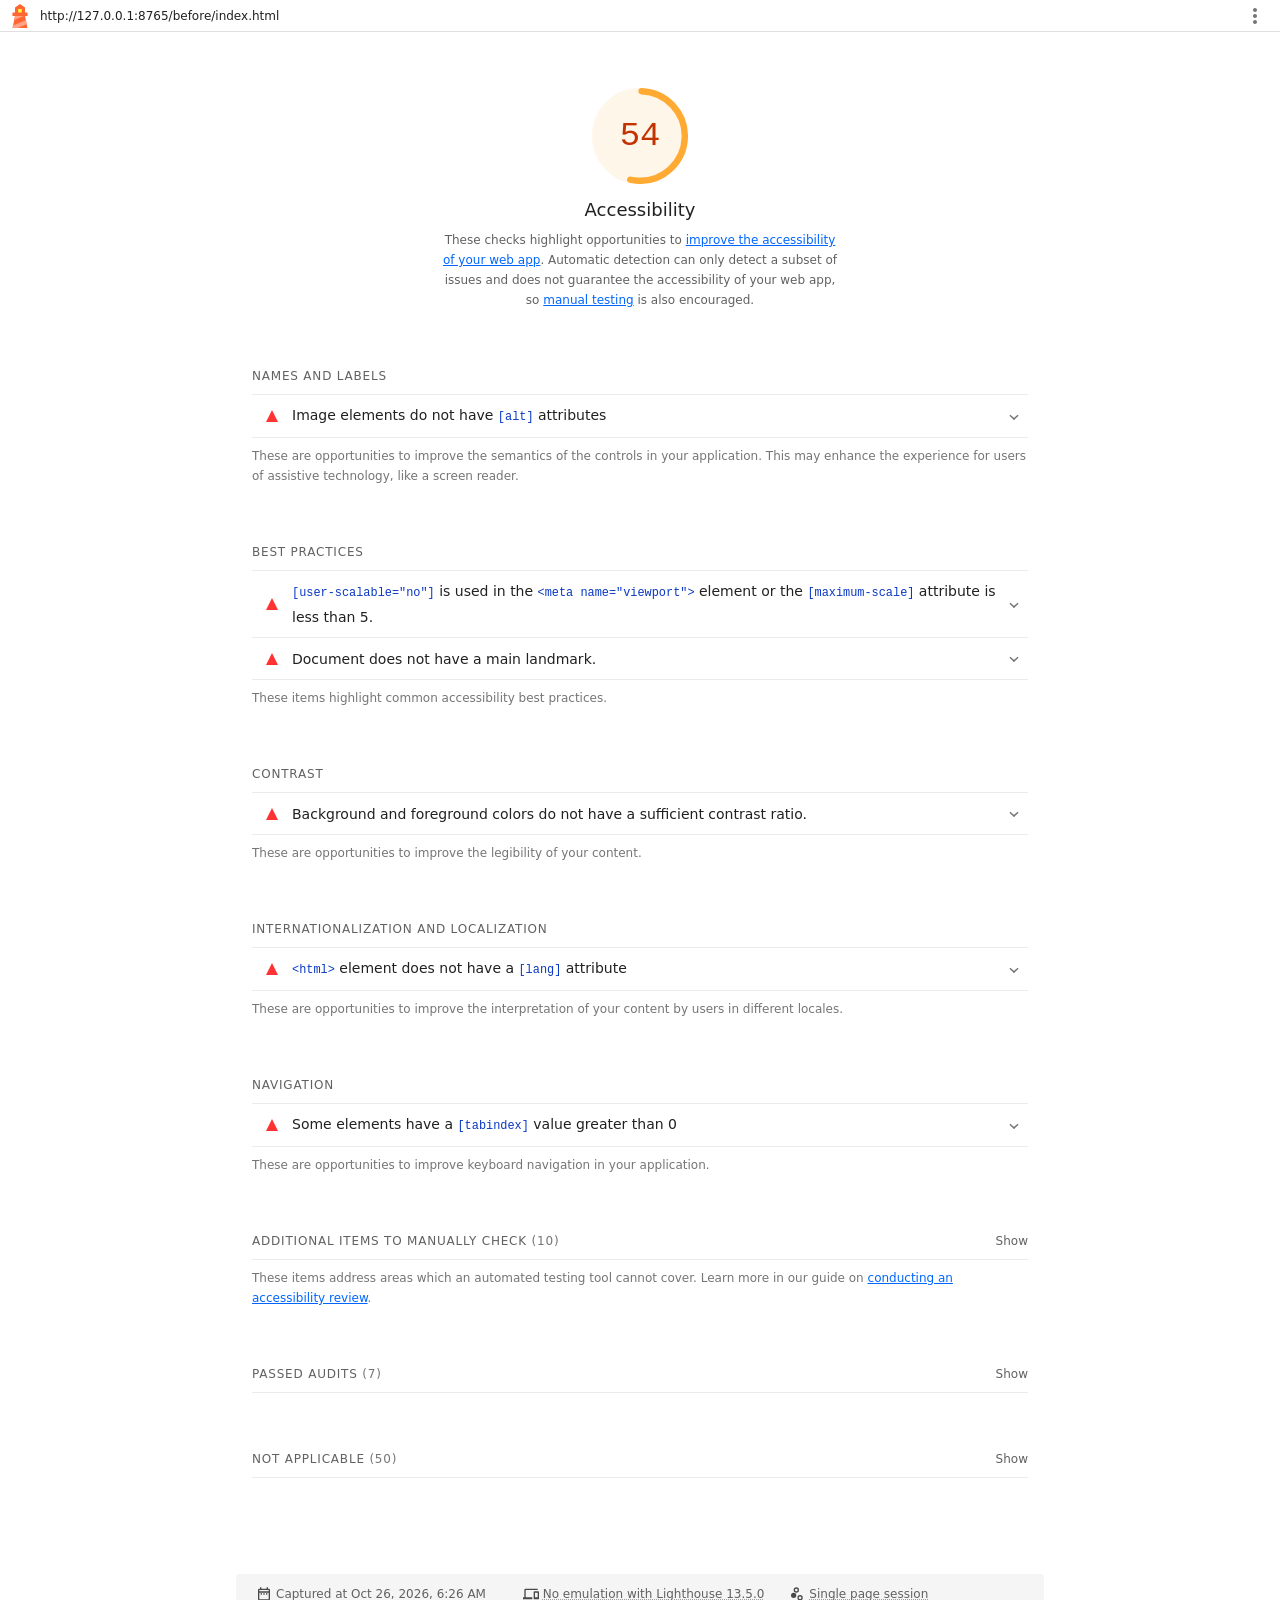
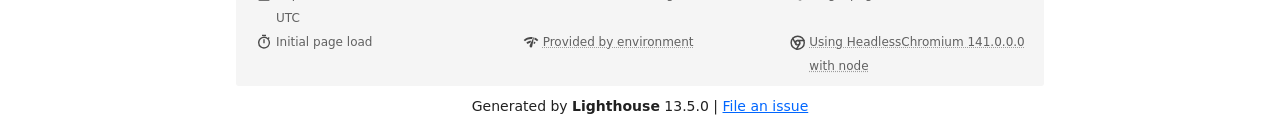
<file: solestyle-journal-accessibility/audit/lighthouse-before.html>
<!--
@license
Copyright 2018 Google LLC
SPDX-License-Identifier: Apache-2.0
-->
<!doctype html>
<html lang="en">
<head>
  <meta charset="utf-8">
  <meta name="viewport" content="width=device-width, initial-scale=1, minimum-scale=1">
  <link rel="icon" href='data:image/svg+xml;utf8,<svg fill="none" xmlns="http://www.w3.org/2000/svg" viewBox="0 0 48 48"><path d="m14 7 10-7 10 7v10h5v7h-5l5 24H9l5-24H9v-7h5V7Z" fill="%23F63"/><path d="M31.561 24H14l-1.689 8.105L31.561 24ZM18.983 48H9l1.022-4.907L35.723 32.27l1.663 7.98L18.983 48Z" fill="%23FFA385"/><path fill="%23FF3" d="M20.5 10h7v7h-7z"/></svg>'>
  <title>Lighthouse Report</title>
  <style>body {margin: 0}</style>
</head>
<body>
  <noscript>Lighthouse report requires JavaScript. Please enable.</noscript>

  <div id="lh-log"></div>

  <script>window.__LIGHTHOUSE_JSON__ = {"lighthouseVersion":"13.5.0","requestedUrl":"http://127.0.0.1:8765/before/index.html","mainDocumentUrl":"http://127.0.0.1:8765/before/index.html","finalDisplayedUrl":"http://127.0.0.1:8765/before/index.html","finalUrl":"http://127.0.0.1:8765/before/index.html","fetchTime":"2026-10-26T06:26:59.545Z","gatherMode":"navigation","runWarnings":[],"userAgent":"Mozilla/5.0 (X11; Linux x86_64) AppleWebKit/537.36 (KHTML, like Gecko) HeadlessChrome/141.0.0.0 Safari/537.36","environment":{"networkUserAgent":"Mozilla/5.0 (Linux; Android 11; moto g power (2022)) AppleWebKit/537.36 (KHTML, like Gecko) Chrome/141.0.0.0 Mobile Safari/537.36","hostUserAgent":"Mozilla/5.0 (X11; Linux x86_64) AppleWebKit/537.36 (KHTML, like Gecko) HeadlessChrome/141.0.0.0 Safari/537.36","benchmarkIndex":2468.5,"credits":{"axe-core":"4.14.0"}},"audits":{"accesskeys":{"id":"accesskeys","title":"`[accesskey]` values are unique","description":"Access keys let users quickly focus a part of the page. For proper navigation, each access key must be unique. [Learn more about access keys](https://dequeuniversity.com/rules/axe/4.13/accesskeys).","score":null,"scoreDisplayMode":"notApplicable"},"aria-allowed-attr":{"id":"aria-allowed-attr","title":"`[aria-*]` attributes match their roles","description":"Each ARIA `role` supports a specific subset of `aria-*` attributes. Mismatching these invalidates the `aria-*` attributes. [Learn how to match ARIA attributes to their roles](https://dequeuniversity.com/rules/axe/4.13/aria-allowed-attr).","score":null,"scoreDisplayMode":"notApplicable"},"aria-allowed-role":{"id":"aria-allowed-role","title":"Uses ARIA roles only on compatible elements","description":"Many HTML elements can only be assigned certain ARIA roles. Using ARIA roles where they are not allowed can interfere with the accessibility of the web page. [Learn more about ARIA roles](https://dequeuniversity.com/rules/axe/4.13/aria-allowed-role).","score":null,"scoreDisplayMode":"notApplicable"},"aria-command-name":{"id":"aria-command-name","title":"`button`, `link`, and `menuitem` elements have accessible names","description":"When an element doesn't have an accessible name, screen readers announce it with a generic name, making it unusable for users who rely on screen readers. [Learn how to make command elements more accessible](https://dequeuniversity.com/rules/axe/4.13/aria-command-name).","score":null,"scoreDisplayMode":"notApplicable"},"aria-conditional-attr":{"id":"aria-conditional-attr","title":"ARIA attributes are used as specified for the element's role","description":"Some ARIA attributes are only allowed on an element under certain conditions. [Learn more about conditional ARIA attributes](https://dequeuniversity.com/rules/axe/4.13/aria-conditional-attr).","score":null,"scoreDisplayMode":"notApplicable"},"aria-deprecated-role":{"id":"aria-deprecated-role","title":"Deprecated ARIA roles were not used","description":"Deprecated ARIA roles may not be processed correctly by assistive technology. [Learn more about deprecated ARIA roles](https://dequeuniversity.com/rules/axe/4.13/aria-deprecated-role).","score":null,"scoreDisplayMode":"notApplicable"},"aria-dialog-name":{"id":"aria-dialog-name","title":"Elements with `role=\"dialog\"` or `role=\"alertdialog\"` have accessible names.","description":"ARIA dialog elements without accessible names may prevent screen readers users from discerning the purpose of these elements. [Learn how to make ARIA dialog elements more accessible](https://dequeuniversity.com/rules/axe/4.13/aria-dialog-name).","score":null,"scoreDisplayMode":"notApplicable"},"aria-hidden-body":{"id":"aria-hidden-body","title":"`[aria-hidden=\"true\"]` is not present on the document `\u003cbody>`","description":"Assistive technologies, like screen readers, work inconsistently when `aria-hidden=\"true\"` is set on the document `\u003cbody>`. [Learn how `aria-hidden` affects the document body](https://dequeuniversity.com/rules/axe/4.13/aria-hidden-body).","score":1,"scoreDisplayMode":"binary","details":{"type":"table","headings":[{"key":"node","valueType":"node","subItemsHeading":{"key":"relatedNode","valueType":"node"},"label":"Failing Elements"}],"items":[]}},"aria-hidden-focus":{"id":"aria-hidden-focus","title":"`[aria-hidden=\"true\"]` elements do not contain focusable descendents","description":"Focusable descendents within an `[aria-hidden=\"true\"]` element prevent those interactive elements from being available to users of assistive technologies like screen readers. [Learn how `aria-hidden` affects focusable elements](https://dequeuniversity.com/rules/axe/4.13/aria-hidden-focus).","score":null,"scoreDisplayMode":"notApplicable"},"aria-input-field-name":{"id":"aria-input-field-name","title":"ARIA input fields have accessible names","description":"When an input field doesn't have an accessible name, screen readers announce it with a generic name, making it unusable for users who rely on screen readers. [Learn more about input field labels](https://dequeuniversity.com/rules/axe/4.13/aria-input-field-name).","score":null,"scoreDisplayMode":"notApplicable"},"aria-meter-name":{"id":"aria-meter-name","title":"ARIA `meter` elements have accessible names","description":"When a meter element doesn't have an accessible name, screen readers announce it with a generic name, making it unusable for users who rely on screen readers. [Learn how to name `meter` elements](https://dequeuniversity.com/rules/axe/4.13/aria-meter-name).","score":null,"scoreDisplayMode":"notApplicable"},"aria-progressbar-name":{"id":"aria-progressbar-name","title":"ARIA `progressbar` elements have accessible names","description":"When a `progressbar` element doesn't have an accessible name, screen readers announce it with a generic name, making it unusable for users who rely on screen readers. [Learn how to label `progressbar` elements](https://dequeuniversity.com/rules/axe/4.13/aria-progressbar-name).","score":null,"scoreDisplayMode":"notApplicable"},"aria-prohibited-attr":{"id":"aria-prohibited-attr","title":"Elements use only permitted ARIA attributes","description":"Using ARIA attributes in roles where they are prohibited can mean that important information is not communicated to users of assistive technologies. [Learn more about prohibited ARIA roles](https://dequeuniversity.com/rules/axe/4.13/aria-prohibited-attr).","score":null,"scoreDisplayMode":"notApplicable"},"aria-required-attr":{"id":"aria-required-attr","title":"`[role]`s have all required `[aria-*]` attributes","description":"Some ARIA roles have required attributes that describe the state of the element to screen readers. [Learn more about roles and required attributes](https://dequeuniversity.com/rules/axe/4.13/aria-required-attr).","score":null,"scoreDisplayMode":"notApplicable"},"aria-required-children":{"id":"aria-required-children","title":"Elements with an ARIA `[role]` that require children to contain a specific `[role]` have all required children.","description":"Some ARIA parent roles must contain specific child roles to perform their intended accessibility functions. [Learn more about roles and required children elements](https://dequeuniversity.com/rules/axe/4.13/aria-required-children).","score":null,"scoreDisplayMode":"notApplicable"},"aria-required-parent":{"id":"aria-required-parent","title":"`[role]`s are contained by their required parent element","description":"Some ARIA child roles must be contained by specific parent roles to properly perform their intended accessibility functions. [Learn more about ARIA roles and required parent element](https://dequeuniversity.com/rules/axe/4.13/aria-required-parent).","score":null,"scoreDisplayMode":"notApplicable"},"aria-roles":{"id":"aria-roles","title":"`[role]` values are valid","description":"ARIA roles must have valid values in order to perform their intended accessibility functions. [Learn more about valid ARIA roles](https://dequeuniversity.com/rules/axe/4.13/aria-roles).","score":null,"scoreDisplayMode":"notApplicable"},"aria-text":{"id":"aria-text","title":"Elements with the `role=text` attribute do not have focusable descendents.","description":"Adding `role=text` around a text node split by markup enables VoiceOver to treat it as one phrase, but the element's focusable descendents will not be announced. [Learn more about the `role=text` attribute](https://dequeuniversity.com/rules/axe/4.13/aria-text).","score":null,"scoreDisplayMode":"notApplicable"},"aria-toggle-field-name":{"id":"aria-toggle-field-name","title":"ARIA toggle fields have accessible names","description":"When a toggle field doesn't have an accessible name, screen readers announce it with a generic name, making it unusable for users who rely on screen readers. [Learn more about toggle fields](https://dequeuniversity.com/rules/axe/4.13/aria-toggle-field-name).","score":null,"scoreDisplayMode":"notApplicable"},"aria-tooltip-name":{"id":"aria-tooltip-name","title":"ARIA `tooltip` elements have accessible names","description":"When a tooltip element doesn't have an accessible name, screen readers announce it with a generic name, making it unusable for users who rely on screen readers. [Learn how to name `tooltip` elements](https://dequeuniversity.com/rules/axe/4.13/aria-tooltip-name).","score":null,"scoreDisplayMode":"notApplicable"},"aria-treeitem-name":{"id":"aria-treeitem-name","title":"ARIA `treeitem` elements have accessible names","description":"When a `treeitem` element doesn't have an accessible name, screen readers announce it with a generic name, making it unusable for users who rely on screen readers. [Learn more about labeling `treeitem` elements](https://dequeuniversity.com/rules/axe/4.13/aria-treeitem-name).","score":null,"scoreDisplayMode":"notApplicable"},"aria-valid-attr-value":{"id":"aria-valid-attr-value","title":"`[aria-*]` attributes have valid values","description":"Assistive technologies, like screen readers, can't interpret ARIA attributes with invalid values. [Learn more about valid values for ARIA attributes](https://dequeuniversity.com/rules/axe/4.13/aria-valid-attr-value).","score":null,"scoreDisplayMode":"notApplicable"},"aria-valid-attr":{"id":"aria-valid-attr","title":"`[aria-*]` attributes are valid and not misspelled","description":"Assistive technologies, like screen readers, can't interpret ARIA attributes with invalid names. [Learn more about valid ARIA attributes](https://dequeuniversity.com/rules/axe/4.13/aria-valid-attr).","score":null,"scoreDisplayMode":"notApplicable"},"button-name":{"id":"button-name","title":"Buttons have an accessible name","description":"When a button doesn't have an accessible name, screen readers announce it as \"button\", making it unusable for users who rely on screen readers. [Learn how to make buttons more accessible](https://dequeuniversity.com/rules/axe/4.13/button-name).","score":null,"scoreDisplayMode":"notApplicable"},"bypass":{"id":"bypass","title":"The page contains a heading, skip link, or landmark region","description":"Adding ways to bypass repetitive content lets keyboard users navigate the page more efficiently. [Learn more about bypass blocks](https://dequeuniversity.com/rules/axe/4.13/bypass).","score":null,"scoreDisplayMode":"notApplicable"},"color-contrast":{"id":"color-contrast","title":"Background and foreground colors do not have a sufficient contrast ratio.","description":"Low-contrast text is difficult or impossible for many users to read. [Learn how to provide sufficient color contrast](https://dequeuniversity.com/rules/axe/4.13/color-contrast).","score":0,"scoreDisplayMode":"binary","details":{"type":"table","headings":[{"key":"node","valueType":"node","subItemsHeading":{"key":"relatedNode","valueType":"node"},"label":"Failing Elements"}],"items":[{"node":{"type":"node","lhId":"1-0-DIV","path":"1,HTML,1,BODY,0,DIV,0,DIV","selector":"body > div.top > div.logo","boundingRect":{"top":14,"bottom":47,"left":24,"right":201,"width":177,"height":33},"snippet":"\u003cdiv class=\"logo\">","nodeLabel":"SoleStyle Journal","explanation":"Fix any of the following:\n  Element has insufficient color contrast of 2.02 (foreground color: #f7a35c, background color: #ffffff, font size: 16.5pt (22px), font weight: bold). Expected contrast ratio of 3:1"},"subItems":{"type":"subitems","items":[{"relatedNode":{"type":"node","lhId":"1-1-DIV","path":"1,HTML,1,BODY,0,DIV","selector":"body > div.top","boundingRect":{"top":0,"bottom":62,"left":0,"right":765,"width":765,"height":62},"snippet":"\u003cdiv class=\"top\">","nodeLabel":"SoleStyle Journal\nHome\nGuides ▾\nAbout\nSubscribe\n🔍"}}]}},{"node":{"type":"node","lhId":"1-2-SPAN","path":"1,HTML,1,BODY,0,DIV,0,DIV,1,SPAN","selector":"body > div.top > div.logo > span","boundingRect":{"top":18,"bottom":43,"left":129,"right":201,"width":72,"height":25},"snippet":"\u003cspan>","nodeLabel":"Journal","explanation":"Fix any of the following:\n  Element has insufficient color contrast of 1.91 (foreground color: #bbbbbb, background color: #ffffff, font size: 16.5pt (22px), font weight: normal). Expected contrast ratio of 4.5:1"},"subItems":{"type":"subitems","items":[{"relatedNode":{"type":"node","lhId":"1-1-DIV","path":"1,HTML,1,BODY,0,DIV","selector":"body > div.top","boundingRect":{"top":0,"bottom":62,"left":0,"right":765,"width":765,"height":62},"snippet":"\u003cdiv class=\"top\">","nodeLabel":"SoleStyle Journal\nHome\nGuides ▾\nAbout\nSubscribe\n🔍"}}]}},{"node":{"type":"node","lhId":"1-3-A","path":"1,HTML,1,BODY,0,DIV,2,DIV,0,A","selector":"body > div.top > div#nav > a","boundingRect":{"top":21,"bottom":40,"left":241,"right":276,"width":35,"height":20},"snippet":"\u003ca href=\"#\">","nodeLabel":"Home","explanation":"Fix any of the following:\n  Element has insufficient color contrast of 2.84 (foreground color: #999999, background color: #ffffff, font size: 9.8pt (13px), font weight: normal). Expected contrast ratio of 4.5:1"},"subItems":{"type":"subitems","items":[{"relatedNode":{"type":"node","lhId":"1-1-DIV","path":"1,HTML,1,BODY,0,DIV","selector":"body > div.top","boundingRect":{"top":0,"bottom":62,"left":0,"right":765,"width":765,"height":62},"snippet":"\u003cdiv class=\"top\">","nodeLabel":"SoleStyle Journal\nHome\nGuides ▾\nAbout\nSubscribe\n🔍"}}]}},{"node":{"type":"node","lhId":"1-4-A","path":"1,HTML,1,BODY,0,DIV,2,DIV,1,DIV,0,A","selector":"div.top > div#nav > div.dd > a","boundingRect":{"top":23,"bottom":38,"left":296,"right":347,"width":51,"height":15},"snippet":"\u003ca href=\"#\">","nodeLabel":"Guides ▾","explanation":"Fix any of the following:\n  Element has insufficient color contrast of 2.84 (foreground color: #999999, background color: #ffffff, font size: 9.8pt (13px), font weight: normal). Expected contrast ratio of 4.5:1"},"subItems":{"type":"subitems","items":[{"relatedNode":{"type":"node","lhId":"1-1-DIV","path":"1,HTML,1,BODY,0,DIV","selector":"body > div.top","boundingRect":{"top":0,"bottom":62,"left":0,"right":765,"width":765,"height":62},"snippet":"\u003cdiv class=\"top\">","nodeLabel":"SoleStyle Journal\nHome\nGuides ▾\nAbout\nSubscribe\n🔍"}}]}},{"node":{"type":"node","lhId":"1-5-A","path":"1,HTML,1,BODY,0,DIV,2,DIV,2,A","selector":"body > div.top > div#nav > a","boundingRect":{"top":21,"bottom":40,"left":367,"right":401,"width":34,"height":20},"snippet":"\u003ca href=\"#\">","nodeLabel":"About","explanation":"Fix any of the following:\n  Element has insufficient color contrast of 2.84 (foreground color: #999999, background color: #ffffff, font size: 9.8pt (13px), font weight: normal). Expected contrast ratio of 4.5:1"},"subItems":{"type":"subitems","items":[{"relatedNode":{"type":"node","lhId":"1-1-DIV","path":"1,HTML,1,BODY,0,DIV","selector":"body > div.top","boundingRect":{"top":0,"bottom":62,"left":0,"right":765,"width":765,"height":62},"snippet":"\u003cdiv class=\"top\">","nodeLabel":"SoleStyle Journal\nHome\nGuides ▾\nAbout\nSubscribe\n🔍"}}]}},{"node":{"type":"node","lhId":"1-6-DIV","path":"1,HTML,1,BODY,0,DIV,2,DIV,3,DIV","selector":"body > div.top > div#nav > div.sub-btn","boundingRect":{"top":15,"bottom":46,"left":421,"right":507,"width":86,"height":32},"snippet":"\u003cdiv class=\"sub-btn\" onclick=\"openModal()\" tabindex=\"3\">","nodeLabel":"Subscribe","explanation":"Fix any of the following:\n  Element has insufficient color contrast of 2.02 (foreground color: #ffffff, background color: #f7a35c, font size: 9.8pt (13px), font weight: normal). Expected contrast ratio of 4.5:1"}},{"node":{"type":"node","lhId":"1-7-A","path":"1,HTML,1,BODY,1,DIV,1,DIV,3,A","selector":"body > div.hero > div.hero-text > a.btn","boundingRect":{"top":357,"bottom":396,"left":36,"right":138,"width":102,"height":39},"snippet":"\u003ca href=\"#\" class=\"btn\">","nodeLabel":"Click here","explanation":"Fix any of the following:\n  Element has insufficient color contrast of 2.02 (foreground color: #ffffff, background color: #f7a35c, font size: 10.5pt (14px), font weight: normal). Expected contrast ratio of 4.5:1"}},{"node":{"type":"node","lhId":"1-8-DIV","path":"1,HTML,1,BODY,2,DIV,1,DIV,0,DIV","selector":"body > div.wrap > div.chips > div.chip","boundingRect":{"top":510,"bottom":538,"left":16,"right":55,"width":39,"height":28},"snippet":"\u003cdiv class=\"chip active\" onclick=\"setCat(this,'all')\">","nodeLabel":"All","explanation":"Fix any of the following:\n  Element has insufficient color contrast of 2.02 (foreground color: #ffffff, background color: #f7a35c, font size: 9.0pt (12px), font weight: normal). Expected contrast ratio of 4.5:1"}},{"node":{"type":"node","lhId":"1-9-DIV","path":"1,HTML,1,BODY,2,DIV,1,DIV,1,DIV","selector":"body > div.wrap > div.chips > div.chip","boundingRect":{"top":510,"bottom":538,"left":63,"right":115,"width":52,"height":28},"snippet":"\u003cdiv class=\"chip\" onclick=\"setCat(this,'care')\">","nodeLabel":"Care","explanation":"Fix any of the following:\n  Element has insufficient color contrast of 3.45 (foreground color: #8a8a8a, background color: #ffffff, font size: 9.0pt (12px), font weight: normal). Expected contrast ratio of 4.5:1"}},{"node":{"type":"node","lhId":"1-10-DIV","path":"1,HTML,1,BODY,2,DIV,1,DIV,2,DIV","selector":"body > div.wrap > div.chips > div.chip","boundingRect":{"top":510,"bottom":538,"left":123,"right":182,"width":59,"height":28},"snippet":"\u003cdiv class=\"chip\" onclick=\"setCat(this,'sizing')\">","nodeLabel":"Sizing","explanation":"Fix any of the following:\n  Element has insufficient color contrast of 3.45 (foreground color: #8a8a8a, background color: #ffffff, font size: 9.0pt (12px), font weight: normal). Expected contrast ratio of 4.5:1"}},{"node":{"type":"node","lhId":"1-11-DIV","path":"1,HTML,1,BODY,2,DIV,1,DIV,3,DIV","selector":"body > div.wrap > div.chips > div.chip","boundingRect":{"top":510,"bottom":538,"left":190,"right":254,"width":64,"height":28},"snippet":"\u003cdiv class=\"chip\" onclick=\"setCat(this,'guides')\">","nodeLabel":"Guides","explanation":"Fix any of the following:\n  Element has insufficient color contrast of 3.45 (foreground color: #8a8a8a, background color: #ffffff, font size: 9.0pt (12px), font weight: normal). Expected contrast ratio of 4.5:1"}},{"node":{"type":"node","lhId":"1-12-DIV","path":"1,HTML,1,BODY,2,DIV,2,DIV","selector":"body > div.wrap > div#count","boundingRect":{"top":548,"bottom":566,"left":16,"right":749,"width":733,"height":18},"snippet":"\u003cdiv class=\"count\" id=\"count\">","nodeLabel":"6 articles","explanation":"Fix any of the following:\n  Element has insufficient color contrast of 2.23 (foreground color: #aaaaaa, background color: #fffaf5, font size: 9.0pt (12px), font weight: normal). Expected contrast ratio of 4.5:1"},"subItems":{"type":"subitems","items":[{"relatedNode":{"type":"node","lhId":"1-13-BODY","path":"1,HTML,1,BODY","selector":"body","boundingRect":{"top":0,"bottom":2448,"left":0,"right":765,"width":765,"height":2448},"snippet":"\u003cbody>","nodeLabel":"body"}}]}},{"node":{"type":"node","lhId":"1-14-DIV","path":"1,HTML,1,BODY,2,DIV,3,DIV,0,DIV,1,DIV","selector":"div.wrap > div#grid > div.card > div.tag","boundingRect":{"top":806,"bottom":822,"left":28,"right":361,"width":333,"height":17},"snippet":"\u003cdiv class=\"tag\">","nodeLabel":"CARE","explanation":"Fix any of the following:\n  Element has insufficient color contrast of 1.91 (foreground color: #bbbbbb, background color: #ffffff, font size: 8.3pt (11px), font weight: normal). Expected contrast ratio of 4.5:1"},"subItems":{"type":"subitems","items":[{"relatedNode":{"type":"node","lhId":"1-15-DIV","path":"1,HTML,1,BODY,2,DIV,3,DIV,0,DIV","selector":"body > div.wrap > div#grid > div.card","boundingRect":{"top":576,"bottom":982,"left":16,"right":373,"width":357,"height":406},"snippet":"\u003cdiv class=\"card\" data-cat=\"care\">","nodeLabel":"CARE\nHow to clean white leather sneakers safely\n\nSoft brush, mild soap and the …"}}]}},{"node":{"type":"node","lhId":"1-16-P","path":"1,HTML,1,BODY,2,DIV,3,DIV,0,DIV,3,P","selector":"div.wrap > div#grid > div.card > p","boundingRect":{"top":893,"bottom":935,"left":28,"right":361,"width":333,"height":42},"snippet":"\u003cp>","nodeLabel":"Soft brush, mild soap and the one thing you should never put in the dryer.","explanation":"Fix any of the following:\n  Element has insufficient color contrast of 3.45 (foreground color: #8a8a8a, background color: #ffffff, font size: 10.5pt (14px), font weight: normal). Expected contrast ratio of 4.5:1"},"subItems":{"type":"subitems","items":[{"relatedNode":{"type":"node","lhId":"1-15-DIV","path":"1,HTML,1,BODY,2,DIV,3,DIV,0,DIV","selector":"body > div.wrap > div#grid > div.card","boundingRect":{"top":576,"bottom":982,"left":16,"right":373,"width":357,"height":406},"snippet":"\u003cdiv class=\"card\" data-cat=\"care\">","nodeLabel":"CARE\nHow to clean white leather sneakers safely\n\nSoft brush, mild soap and the …"}}]}},{"node":{"type":"node","lhId":"1-17-A","path":"1,HTML,1,BODY,2,DIV,3,DIV,0,DIV,4,A","selector":"div.wrap > div#grid > div.card > a","boundingRect":{"top":951,"bottom":967,"left":28,"right":97,"width":69,"height":16},"snippet":"\u003ca href=\"#\">","nodeLabel":"Read more","explanation":"Fix any of the following:\n  Element has insufficient color contrast of 2.02 (foreground color: #f7a35c, background color: #ffffff, font size: 10.5pt (14px), font weight: normal). Expected contrast ratio of 4.5:1"},"subItems":{"type":"subitems","items":[{"relatedNode":{"type":"node","lhId":"1-15-DIV","path":"1,HTML,1,BODY,2,DIV,3,DIV,0,DIV","selector":"body > div.wrap > div#grid > div.card","boundingRect":{"top":576,"bottom":982,"left":16,"right":373,"width":357,"height":406},"snippet":"\u003cdiv class=\"card\" data-cat=\"care\">","nodeLabel":"CARE\nHow to clean white leather sneakers safely\n\nSoft brush, mild soap and the …"}}]}},{"node":{"type":"node","lhId":"1-18-DIV","path":"1,HTML,1,BODY,2,DIV,3,DIV,1,DIV,1,DIV","selector":"div.wrap > div#grid > div.card > div.tag","boundingRect":{"top":806,"bottom":822,"left":405,"right":737,"width":333,"height":17},"snippet":"\u003cdiv class=\"tag\">","nodeLabel":"SIZING","explanation":"Fix any of the following:\n  Element has insufficient color contrast of 1.91 (foreground color: #bbbbbb, background color: #ffffff, font size: 8.3pt (11px), font weight: normal). Expected contrast ratio of 4.5:1"},"subItems":{"type":"subitems","items":[{"relatedNode":{"type":"node","lhId":"1-19-DIV","path":"1,HTML,1,BODY,2,DIV,3,DIV,1,DIV","selector":"body > div.wrap > div#grid > div.card","boundingRect":{"top":576,"bottom":982,"left":393,"right":749,"width":357,"height":406},"snippet":"\u003cdiv class=\"card\" data-cat=\"sizing\">","nodeLabel":"SIZING\nFinding your fit in UK sizes 6 to 11\n\nMeasure at the end of the day and …"}}]}},{"node":{"type":"node","lhId":"1-20-P","path":"1,HTML,1,BODY,2,DIV,3,DIV,1,DIV,3,P","selector":"div.wrap > div#grid > div.card > p","boundingRect":{"top":868,"bottom":910,"left":405,"right":737,"width":333,"height":42},"snippet":"\u003cp>","nodeLabel":"Measure at the end of the day and leave a thumb of space at the toe.","explanation":"Fix any of the following:\n  Element has insufficient color contrast of 3.45 (foreground color: #8a8a8a, background color: #ffffff, font size: 10.5pt (14px), font weight: normal). Expected contrast ratio of 4.5:1"},"subItems":{"type":"subitems","items":[{"relatedNode":{"type":"node","lhId":"1-19-DIV","path":"1,HTML,1,BODY,2,DIV,3,DIV,1,DIV","selector":"body > div.wrap > div#grid > div.card","boundingRect":{"top":576,"bottom":982,"left":393,"right":749,"width":357,"height":406},"snippet":"\u003cdiv class=\"card\" data-cat=\"sizing\">","nodeLabel":"SIZING\nFinding your fit in UK sizes 6 to 11\n\nMeasure at the end of the day and …"}}]}},{"node":{"type":"node","lhId":"1-21-A","path":"1,HTML,1,BODY,2,DIV,3,DIV,1,DIV,4,A","selector":"div.wrap > div#grid > div.card > a","boundingRect":{"top":926,"bottom":942,"left":405,"right":474,"width":69,"height":16},"snippet":"\u003ca href=\"#\">","nodeLabel":"Read more","explanation":"Fix any of the following:\n  Element has insufficient color contrast of 2.02 (foreground color: #f7a35c, background color: #ffffff, font size: 10.5pt (14px), font weight: normal). Expected contrast ratio of 4.5:1"},"subItems":{"type":"subitems","items":[{"relatedNode":{"type":"node","lhId":"1-19-DIV","path":"1,HTML,1,BODY,2,DIV,3,DIV,1,DIV","selector":"body > div.wrap > div#grid > div.card","boundingRect":{"top":576,"bottom":982,"left":393,"right":749,"width":357,"height":406},"snippet":"\u003cdiv class=\"card\" data-cat=\"sizing\">","nodeLabel":"SIZING\nFinding your fit in UK sizes 6 to 11\n\nMeasure at the end of the day and …"}}]}},{"node":{"type":"node","lhId":"1-22-DIV","path":"1,HTML,1,BODY,2,DIV,3,DIV,2,DIV,1,DIV","selector":"div.wrap > div#grid > div.card > div.tag","boundingRect":{"top":1232,"bottom":1249,"left":28,"right":361,"width":333,"height":17},"snippet":"\u003cdiv class=\"tag\">","nodeLabel":"GUIDES","explanation":"Fix any of the following:\n  Element has insufficient color contrast of 1.91 (foreground color: #bbbbbb, background color: #ffffff, font size: 8.3pt (11px), font weight: normal). Expected contrast ratio of 4.5:1"},"subItems":{"type":"subitems","items":[{"relatedNode":{"type":"node","lhId":"1-23-DIV","path":"1,HTML,1,BODY,2,DIV,3,DIV,2,DIV","selector":"body > div.wrap > div#grid > div.card","boundingRect":{"top":1002,"bottom":1409,"left":16,"right":373,"width":357,"height":406},"snippet":"\u003cdiv class=\"card\" data-cat=\"guides\">","nodeLabel":"GUIDES\nRunning vs lifestyle sneakers: what differs\n\nCushioning, weight and outs…"}}]}},{"node":{"type":"node","lhId":"1-24-P","path":"1,HTML,1,BODY,2,DIV,3,DIV,2,DIV,3,P","selector":"div.wrap > div#grid > div.card > p","boundingRect":{"top":1320,"bottom":1362,"left":28,"right":361,"width":333,"height":42},"snippet":"\u003cp>","nodeLabel":"Cushioning, weight and outsole grip explained in plain words.","explanation":"Fix any of the following:\n  Element has insufficient color contrast of 3.45 (foreground color: #8a8a8a, background color: #ffffff, font size: 10.5pt (14px), font weight: normal). Expected contrast ratio of 4.5:1"},"subItems":{"type":"subitems","items":[{"relatedNode":{"type":"node","lhId":"1-23-DIV","path":"1,HTML,1,BODY,2,DIV,3,DIV,2,DIV","selector":"body > div.wrap > div#grid > div.card","boundingRect":{"top":1002,"bottom":1409,"left":16,"right":373,"width":357,"height":406},"snippet":"\u003cdiv class=\"card\" data-cat=\"guides\">","nodeLabel":"GUIDES\nRunning vs lifestyle sneakers: what differs\n\nCushioning, weight and outs…"}}]}},{"node":{"type":"node","lhId":"1-25-A","path":"1,HTML,1,BODY,2,DIV,3,DIV,2,DIV,4,A","selector":"div.wrap > div#grid > div.card > a","boundingRect":{"top":1378,"bottom":1394,"left":28,"right":97,"width":69,"height":16},"snippet":"\u003ca href=\"#\">","nodeLabel":"Read more","explanation":"Fix any of the following:\n  Element has insufficient color contrast of 2.02 (foreground color: #f7a35c, background color: #ffffff, font size: 10.5pt (14px), font weight: normal). Expected contrast ratio of 4.5:1"},"subItems":{"type":"subitems","items":[{"relatedNode":{"type":"node","lhId":"1-23-DIV","path":"1,HTML,1,BODY,2,DIV,3,DIV,2,DIV","selector":"body > div.wrap > div#grid > div.card","boundingRect":{"top":1002,"bottom":1409,"left":16,"right":373,"width":357,"height":406},"snippet":"\u003cdiv class=\"card\" data-cat=\"guides\">","nodeLabel":"GUIDES\nRunning vs lifestyle sneakers: what differs\n\nCushioning, weight and outs…"}}]}},{"node":{"type":"node","lhId":"1-26-DIV","path":"1,HTML,1,BODY,2,DIV,3,DIV,3,DIV,1,DIV","selector":"div.wrap > div#grid > div.card > div.tag","boundingRect":{"top":1232,"bottom":1249,"left":405,"right":737,"width":333,"height":17},"snippet":"\u003cdiv class=\"tag\">","nodeLabel":"SIZING","explanation":"Fix any of the following:\n  Element has insufficient color contrast of 1.91 (foreground color: #bbbbbb, background color: #ffffff, font size: 8.3pt (11px), font weight: normal). Expected contrast ratio of 4.5:1"},"subItems":{"type":"subitems","items":[{"relatedNode":{"type":"node","lhId":"1-27-DIV","path":"1,HTML,1,BODY,2,DIV,3,DIV,3,DIV","selector":"body > div.wrap > div#grid > div.card","boundingRect":{"top":1002,"bottom":1409,"left":393,"right":749,"width":357,"height":406},"snippet":"\u003cdiv class=\"card\" data-cat=\"sizing\">","nodeLabel":"SIZING\nFive lacing patterns that fix fit problems\n\nHeel slip, narrow toe box or…"}}]}},{"node":{"type":"node","lhId":"1-28-P","path":"1,HTML,1,BODY,2,DIV,3,DIV,3,DIV,3,P","selector":"div.wrap > div#grid > div.card > p","boundingRect":{"top":1294,"bottom":1336,"left":405,"right":737,"width":333,"height":42},"snippet":"\u003cp>","nodeLabel":"Heel slip, narrow toe box or high arch: there is a lacing fix for each.","explanation":"Fix any of the following:\n  Element has insufficient color contrast of 3.45 (foreground color: #8a8a8a, background color: #ffffff, font size: 10.5pt (14px), font weight: normal). Expected contrast ratio of 4.5:1"},"subItems":{"type":"subitems","items":[{"relatedNode":{"type":"node","lhId":"1-27-DIV","path":"1,HTML,1,BODY,2,DIV,3,DIV,3,DIV","selector":"body > div.wrap > div#grid > div.card","boundingRect":{"top":1002,"bottom":1409,"left":393,"right":749,"width":357,"height":406},"snippet":"\u003cdiv class=\"card\" data-cat=\"sizing\">","nodeLabel":"SIZING\nFive lacing patterns that fix fit problems\n\nHeel slip, narrow toe box or…"}}]}},{"node":{"type":"node","lhId":"1-29-A","path":"1,HTML,1,BODY,2,DIV,3,DIV,3,DIV,4,A","selector":"div.wrap > div#grid > div.card > a","boundingRect":{"top":1352,"bottom":1368,"left":405,"right":474,"width":69,"height":16},"snippet":"\u003ca href=\"#\">","nodeLabel":"Read more","explanation":"Fix any of the following:\n  Element has insufficient color contrast of 2.02 (foreground color: #f7a35c, background color: #ffffff, font size: 10.5pt (14px), font weight: normal). Expected contrast ratio of 4.5:1"},"subItems":{"type":"subitems","items":[{"relatedNode":{"type":"node","lhId":"1-27-DIV","path":"1,HTML,1,BODY,2,DIV,3,DIV,3,DIV","selector":"body > div.wrap > div#grid > div.card","boundingRect":{"top":1002,"bottom":1409,"left":393,"right":749,"width":357,"height":406},"snippet":"\u003cdiv class=\"card\" data-cat=\"sizing\">","nodeLabel":"SIZING\nFive lacing patterns that fix fit problems\n\nHeel slip, narrow toe box or…"}}]}},{"node":{"type":"node","lhId":"1-30-DIV","path":"1,HTML,1,BODY,2,DIV,3,DIV,4,DIV,1,DIV","selector":"div.wrap > div#grid > div.card > div.tag","boundingRect":{"top":1658,"bottom":1675,"left":28,"right":361,"width":333,"height":17},"snippet":"\u003cdiv class=\"tag\">","nodeLabel":"CARE","explanation":"Fix any of the following:\n  Element has insufficient color contrast of 1.91 (foreground color: #bbbbbb, background color: #ffffff, font size: 8.3pt (11px), font weight: normal). Expected contrast ratio of 4.5:1"},"subItems":{"type":"subitems","items":[{"relatedNode":{"type":"node","lhId":"1-31-DIV","path":"1,HTML,1,BODY,2,DIV,3,DIV,4,DIV","selector":"body > div.wrap > div#grid > div.card","boundingRect":{"top":1429,"bottom":1835,"left":16,"right":373,"width":357,"height":406},"snippet":"\u003cdiv class=\"card\" data-cat=\"care\">","nodeLabel":"CARE\nHow to store sneakers so they last longer\n\nShape, airflow and light: three…"}}]}},{"node":{"type":"node","lhId":"1-32-P","path":"1,HTML,1,BODY,2,DIV,3,DIV,4,DIV,3,P","selector":"div.wrap > div#grid > div.card > p","boundingRect":{"top":1746,"bottom":1788,"left":28,"right":361,"width":333,"height":42},"snippet":"\u003cp>","nodeLabel":"Shape, airflow and light: three simple rules for your shoe shelf.","explanation":"Fix any of the following:\n  Element has insufficient color contrast of 3.45 (foreground color: #8a8a8a, background color: #ffffff, font size: 10.5pt (14px), font weight: normal). Expected contrast ratio of 4.5:1"},"subItems":{"type":"subitems","items":[{"relatedNode":{"type":"node","lhId":"1-31-DIV","path":"1,HTML,1,BODY,2,DIV,3,DIV,4,DIV","selector":"body > div.wrap > div#grid > div.card","boundingRect":{"top":1429,"bottom":1835,"left":16,"right":373,"width":357,"height":406},"snippet":"\u003cdiv class=\"card\" data-cat=\"care\">","nodeLabel":"CARE\nHow to store sneakers so they last longer\n\nShape, airflow and light: three…"}}]}},{"node":{"type":"node","lhId":"1-33-A","path":"1,HTML,1,BODY,2,DIV,3,DIV,4,DIV,4,A","selector":"div.wrap > div#grid > div.card > a","boundingRect":{"top":1804,"bottom":1820,"left":28,"right":97,"width":69,"height":16},"snippet":"\u003ca href=\"#\">","nodeLabel":"Read more","explanation":"Fix any of the following:\n  Element has insufficient color contrast of 2.02 (foreground color: #f7a35c, background color: #ffffff, font size: 10.5pt (14px), font weight: normal). Expected contrast ratio of 4.5:1"},"subItems":{"type":"subitems","items":[{"relatedNode":{"type":"node","lhId":"1-31-DIV","path":"1,HTML,1,BODY,2,DIV,3,DIV,4,DIV","selector":"body > div.wrap > div#grid > div.card","boundingRect":{"top":1429,"bottom":1835,"left":16,"right":373,"width":357,"height":406},"snippet":"\u003cdiv class=\"card\" data-cat=\"care\">","nodeLabel":"CARE\nHow to store sneakers so they last longer\n\nShape, airflow and light: three…"}}]}},{"node":{"type":"node","lhId":"1-34-DIV","path":"1,HTML,1,BODY,2,DIV,3,DIV,5,DIV,1,DIV","selector":"div.wrap > div#grid > div.card > div.tag","boundingRect":{"top":1658,"bottom":1675,"left":405,"right":737,"width":333,"height":17},"snippet":"\u003cdiv class=\"tag\">","nodeLabel":"GUIDES","explanation":"Fix any of the following:\n  Element has insufficient color contrast of 1.91 (foreground color: #bbbbbb, background color: #ffffff, font size: 8.3pt (11px), font weight: normal). Expected contrast ratio of 4.5:1"},"subItems":{"type":"subitems","items":[{"relatedNode":{"type":"node","lhId":"1-35-DIV","path":"1,HTML,1,BODY,2,DIV,3,DIV,5,DIV","selector":"body > div.wrap > div#grid > div.card","boundingRect":{"top":1429,"bottom":1835,"left":393,"right":749,"width":357,"height":406},"snippet":"\u003cdiv class=\"card\" data-cat=\"guides\">","nodeLabel":"GUIDES\nBreak in new sneakers in one week\n\nA short plan that avoids blisters and…"}}]}},{"node":{"type":"node","lhId":"1-36-P","path":"1,HTML,1,BODY,2,DIV,3,DIV,5,DIV,3,P","selector":"div.wrap > div#grid > div.card > p","boundingRect":{"top":1720,"bottom":1741,"left":405,"right":737,"width":333,"height":21},"snippet":"\u003cp>","nodeLabel":"A short plan that avoids blisters and sore heels.","explanation":"Fix any of the following:\n  Element has insufficient color contrast of 3.45 (foreground color: #8a8a8a, background color: #ffffff, font size: 10.5pt (14px), font weight: normal). Expected contrast ratio of 4.5:1"},"subItems":{"type":"subitems","items":[{"relatedNode":{"type":"node","lhId":"1-35-DIV","path":"1,HTML,1,BODY,2,DIV,3,DIV,5,DIV","selector":"body > div.wrap > div#grid > div.card","boundingRect":{"top":1429,"bottom":1835,"left":393,"right":749,"width":357,"height":406},"snippet":"\u003cdiv class=\"card\" data-cat=\"guides\">","nodeLabel":"GUIDES\nBreak in new sneakers in one week\n\nA short plan that avoids blisters and…"}}]}},{"node":{"type":"node","lhId":"1-37-A","path":"1,HTML,1,BODY,2,DIV,3,DIV,5,DIV,4,A","selector":"div.wrap > div#grid > div.card > a","boundingRect":{"top":1757,"bottom":1773,"left":405,"right":474,"width":69,"height":16},"snippet":"\u003ca href=\"#\">","nodeLabel":"Read more","explanation":"Fix any of the following:\n  Element has insufficient color contrast of 2.02 (foreground color: #f7a35c, background color: #ffffff, font size: 10.5pt (14px), font weight: normal). Expected contrast ratio of 4.5:1"},"subItems":{"type":"subitems","items":[{"relatedNode":{"type":"node","lhId":"1-35-DIV","path":"1,HTML,1,BODY,2,DIV,3,DIV,5,DIV","selector":"body > div.wrap > div#grid > div.card","boundingRect":{"top":1429,"bottom":1835,"left":393,"right":749,"width":357,"height":406},"snippet":"\u003cdiv class=\"card\" data-cat=\"guides\">","nodeLabel":"GUIDES\nBreak in new sneakers in one week\n\nA short plan that avoids blisters and…"}}]}},{"node":{"type":"node","lhId":"1-38-B","path":"1,HTML,1,BODY,2,DIV,5,TABLE,0,TBODY,0,TR,0,TD,0,B","selector":"tbody > tr > td > b","boundingRect":{"top":1931,"bottom":1947,"left":26,"right":76,"width":50,"height":16},"snippet":"\u003cb>","nodeLabel":"Method","explanation":"Fix any of the following:\n  Element has insufficient color contrast of 3.45 (foreground color: #8a8a8a, background color: #ffffff, font size: 10.5pt (14px), font weight: bold). Expected contrast ratio of 4.5:1"},"subItems":{"type":"subitems","items":[{"relatedNode":{"type":"node","lhId":"1-39-TABLE","path":"1,HTML,1,BODY,2,DIV,5,TABLE","selector":"body > div.wrap > table.tbl","boundingRect":{"top":1919,"bottom":2087,"left":16,"right":749,"width":733,"height":168},"snippet":"\u003ctable class=\"tbl\">","nodeLabel":"Method\tBest for\tTime\tRisk\nSoft brush and soap\tLeather, canvas\t10 min\tLow\nMagic …"}}]}},{"node":{"type":"node","lhId":"1-40-B","path":"1,HTML,1,BODY,2,DIV,5,TABLE,0,TBODY,0,TR,1,TD,0,B","selector":"tbody > tr > td > b","boundingRect":{"top":1931,"bottom":1947,"left":278,"right":331,"width":53,"height":16},"snippet":"\u003cb>","nodeLabel":"Best for","explanation":"Fix any of the following:\n  Element has insufficient color contrast of 3.45 (foreground color: #8a8a8a, background color: #ffffff, font size: 10.5pt (14px), font weight: bold). Expected contrast ratio of 4.5:1"},"subItems":{"type":"subitems","items":[{"relatedNode":{"type":"node","lhId":"1-39-TABLE","path":"1,HTML,1,BODY,2,DIV,5,TABLE","selector":"body > div.wrap > table.tbl","boundingRect":{"top":1919,"bottom":2087,"left":16,"right":749,"width":733,"height":168},"snippet":"\u003ctable class=\"tbl\">","nodeLabel":"Method\tBest for\tTime\tRisk\nSoft brush and soap\tLeather, canvas\t10 min\tLow\nMagic …"}}]}},{"node":{"type":"node","lhId":"1-41-B","path":"1,HTML,1,BODY,2,DIV,5,TABLE,0,TBODY,0,TR,2,TD,0,B","selector":"tbody > tr > td > b","boundingRect":{"top":1931,"bottom":1947,"left":531,"right":563,"width":32,"height":16},"snippet":"\u003cb>","nodeLabel":"Time","explanation":"Fix any of the following:\n  Element has insufficient color contrast of 3.45 (foreground color: #8a8a8a, background color: #ffffff, font size: 10.5pt (14px), font weight: bold). Expected contrast ratio of 4.5:1"},"subItems":{"type":"subitems","items":[{"relatedNode":{"type":"node","lhId":"1-39-TABLE","path":"1,HTML,1,BODY,2,DIV,5,TABLE","selector":"body > div.wrap > table.tbl","boundingRect":{"top":1919,"bottom":2087,"left":16,"right":749,"width":733,"height":168},"snippet":"\u003ctable class=\"tbl\">","nodeLabel":"Method\tBest for\tTime\tRisk\nSoft brush and soap\tLeather, canvas\t10 min\tLow\nMagic …"}}]}},{"node":{"type":"node","lhId":"1-42-B","path":"1,HTML,1,BODY,2,DIV,5,TABLE,0,TBODY,0,TR,3,TD,0,B","selector":"tbody > tr > td > b","boundingRect":{"top":1931,"bottom":1947,"left":638,"right":668,"width":30,"height":16},"snippet":"\u003cb>","nodeLabel":"Risk","explanation":"Fix any of the following:\n  Element has insufficient color contrast of 3.45 (foreground color: #8a8a8a, background color: #ffffff, font size: 10.5pt (14px), font weight: bold). Expected contrast ratio of 4.5:1"},"subItems":{"type":"subitems","items":[{"relatedNode":{"type":"node","lhId":"1-39-TABLE","path":"1,HTML,1,BODY,2,DIV,5,TABLE","selector":"body > div.wrap > table.tbl","boundingRect":{"top":1919,"bottom":2087,"left":16,"right":749,"width":733,"height":168},"snippet":"\u003ctable class=\"tbl\">","nodeLabel":"Method\tBest for\tTime\tRisk\nSoft brush and soap\tLeather, canvas\t10 min\tLow\nMagic …"}}]}},{"node":{"type":"node","lhId":"1-43-TD","path":"1,HTML,1,BODY,2,DIV,5,TABLE,0,TBODY,1,TR,0,TD","selector":"table.tbl > tbody > tr > td","boundingRect":{"top":1960,"bottom":2002,"left":16,"right":268,"width":252,"height":42},"snippet":"\u003ctd>","nodeLabel":"Soft brush and soap","explanation":"Fix any of the following:\n  Element has insufficient color contrast of 3.45 (foreground color: #8a8a8a, background color: #ffffff, font size: 10.5pt (14px), font weight: normal). Expected contrast ratio of 4.5:1"},"subItems":{"type":"subitems","items":[{"relatedNode":{"type":"node","lhId":"1-39-TABLE","path":"1,HTML,1,BODY,2,DIV,5,TABLE","selector":"body > div.wrap > table.tbl","boundingRect":{"top":1919,"bottom":2087,"left":16,"right":749,"width":733,"height":168},"snippet":"\u003ctable class=\"tbl\">","nodeLabel":"Method\tBest for\tTime\tRisk\nSoft brush and soap\tLeather, canvas\t10 min\tLow\nMagic …"}}]}},{"node":{"type":"node","lhId":"1-44-TD","path":"1,HTML,1,BODY,2,DIV,5,TABLE,0,TBODY,1,TR,1,TD","selector":"table.tbl > tbody > tr > td","boundingRect":{"top":1960,"bottom":2002,"left":268,"right":521,"width":253,"height":42},"snippet":"\u003ctd>","nodeLabel":"Leather, canvas","explanation":"Fix any of the following:\n  Element has insufficient color contrast of 3.45 (foreground color: #8a8a8a, background color: #ffffff, font size: 10.5pt (14px), font weight: normal). Expected contrast ratio of 4.5:1"},"subItems":{"type":"subitems","items":[{"relatedNode":{"type":"node","lhId":"1-39-TABLE","path":"1,HTML,1,BODY,2,DIV,5,TABLE","selector":"body > div.wrap > table.tbl","boundingRect":{"top":1919,"bottom":2087,"left":16,"right":749,"width":733,"height":168},"snippet":"\u003ctable class=\"tbl\">","nodeLabel":"Method\tBest for\tTime\tRisk\nSoft brush and soap\tLeather, canvas\t10 min\tLow\nMagic …"}}]}},{"node":{"type":"node","lhId":"1-45-TD","path":"1,HTML,1,BODY,2,DIV,5,TABLE,0,TBODY,1,TR,2,TD","selector":"table.tbl > tbody > tr > td","boundingRect":{"top":1960,"bottom":2002,"left":521,"right":628,"width":107,"height":42},"snippet":"\u003ctd>","nodeLabel":"10 min","explanation":"Fix any of the following:\n  Element has insufficient color contrast of 3.45 (foreground color: #8a8a8a, background color: #ffffff, font size: 10.5pt (14px), font weight: normal). Expected contrast ratio of 4.5:1"},"subItems":{"type":"subitems","items":[{"relatedNode":{"type":"node","lhId":"1-39-TABLE","path":"1,HTML,1,BODY,2,DIV,5,TABLE","selector":"body > div.wrap > table.tbl","boundingRect":{"top":1919,"bottom":2087,"left":16,"right":749,"width":733,"height":168},"snippet":"\u003ctable class=\"tbl\">","nodeLabel":"Method\tBest for\tTime\tRisk\nSoft brush and soap\tLeather, canvas\t10 min\tLow\nMagic …"}}]}},{"node":{"type":"node","lhId":"1-46-TD","path":"1,HTML,1,BODY,2,DIV,5,TABLE,0,TBODY,1,TR,3,TD","selector":"table.tbl > tbody > tr > td.g","boundingRect":{"top":1960,"bottom":2002,"left":628,"right":749,"width":121,"height":42},"snippet":"\u003ctd class=\"g\">","nodeLabel":"Low","explanation":"Fix any of the following:\n  Element has insufficient color contrast of 2.48 (foreground color: #3dbb5d, background color: #ffffff, font size: 10.5pt (14px), font weight: normal). Expected contrast ratio of 4.5:1"},"subItems":{"type":"subitems","items":[{"relatedNode":{"type":"node","lhId":"1-39-TABLE","path":"1,HTML,1,BODY,2,DIV,5,TABLE","selector":"body > div.wrap > table.tbl","boundingRect":{"top":1919,"bottom":2087,"left":16,"right":749,"width":733,"height":168},"snippet":"\u003ctable class=\"tbl\">","nodeLabel":"Method\tBest for\tTime\tRisk\nSoft brush and soap\tLeather, canvas\t10 min\tLow\nMagic …"}}]}},{"node":{"type":"node","lhId":"1-47-TD","path":"1,HTML,1,BODY,2,DIV,5,TABLE,0,TBODY,2,TR,0,TD","selector":"table.tbl > tbody > tr > td","boundingRect":{"top":2002,"bottom":2044,"left":16,"right":268,"width":252,"height":42},"snippet":"\u003ctd>","nodeLabel":"Magic eraser","explanation":"Fix any of the following:\n  Element has insufficient color contrast of 3.45 (foreground color: #8a8a8a, background color: #ffffff, font size: 10.5pt (14px), font weight: normal). Expected contrast ratio of 4.5:1"},"subItems":{"type":"subitems","items":[{"relatedNode":{"type":"node","lhId":"1-39-TABLE","path":"1,HTML,1,BODY,2,DIV,5,TABLE","selector":"body > div.wrap > table.tbl","boundingRect":{"top":1919,"bottom":2087,"left":16,"right":749,"width":733,"height":168},"snippet":"\u003ctable class=\"tbl\">","nodeLabel":"Method\tBest for\tTime\tRisk\nSoft brush and soap\tLeather, canvas\t10 min\tLow\nMagic …"}}]}},{"node":{"type":"node","lhId":"1-48-TD","path":"1,HTML,1,BODY,2,DIV,5,TABLE,0,TBODY,2,TR,1,TD","selector":"table.tbl > tbody > tr > td","boundingRect":{"top":2002,"bottom":2044,"left":268,"right":521,"width":253,"height":42},"snippet":"\u003ctd>","nodeLabel":"Rubber soles","explanation":"Fix any of the following:\n  Element has insufficient color contrast of 3.45 (foreground color: #8a8a8a, background color: #ffffff, font size: 10.5pt (14px), font weight: normal). Expected contrast ratio of 4.5:1"},"subItems":{"type":"subitems","items":[{"relatedNode":{"type":"node","lhId":"1-39-TABLE","path":"1,HTML,1,BODY,2,DIV,5,TABLE","selector":"body > div.wrap > table.tbl","boundingRect":{"top":1919,"bottom":2087,"left":16,"right":749,"width":733,"height":168},"snippet":"\u003ctable class=\"tbl\">","nodeLabel":"Method\tBest for\tTime\tRisk\nSoft brush and soap\tLeather, canvas\t10 min\tLow\nMagic …"}}]}},{"node":{"type":"node","lhId":"1-49-TD","path":"1,HTML,1,BODY,2,DIV,5,TABLE,0,TBODY,2,TR,2,TD","selector":"table.tbl > tbody > tr > td","boundingRect":{"top":2002,"bottom":2044,"left":521,"right":628,"width":107,"height":42},"snippet":"\u003ctd>","nodeLabel":"5 min","explanation":"Fix any of the following:\n  Element has insufficient color contrast of 3.45 (foreground color: #8a8a8a, background color: #ffffff, font size: 10.5pt (14px), font weight: normal). Expected contrast ratio of 4.5:1"},"subItems":{"type":"subitems","items":[{"relatedNode":{"type":"node","lhId":"1-39-TABLE","path":"1,HTML,1,BODY,2,DIV,5,TABLE","selector":"body > div.wrap > table.tbl","boundingRect":{"top":1919,"bottom":2087,"left":16,"right":749,"width":733,"height":168},"snippet":"\u003ctable class=\"tbl\">","nodeLabel":"Method\tBest for\tTime\tRisk\nSoft brush and soap\tLeather, canvas\t10 min\tLow\nMagic …"}}]}},{"node":{"type":"node","lhId":"1-50-TD","path":"1,HTML,1,BODY,2,DIV,5,TABLE,0,TBODY,2,TR,3,TD","selector":"table.tbl > tbody > tr > td.y","boundingRect":{"top":2002,"bottom":2044,"left":628,"right":749,"width":121,"height":42},"snippet":"\u003ctd class=\"y\">","nodeLabel":"Medium","explanation":"Fix any of the following:\n  Element has insufficient color contrast of 1.94 (foreground color: #e8b13a, background color: #ffffff, font size: 10.5pt (14px), font weight: normal). Expected contrast ratio of 4.5:1"},"subItems":{"type":"subitems","items":[{"relatedNode":{"type":"node","lhId":"1-39-TABLE","path":"1,HTML,1,BODY,2,DIV,5,TABLE","selector":"body > div.wrap > table.tbl","boundingRect":{"top":1919,"bottom":2087,"left":16,"right":749,"width":733,"height":168},"snippet":"\u003ctable class=\"tbl\">","nodeLabel":"Method\tBest for\tTime\tRisk\nSoft brush and soap\tLeather, canvas\t10 min\tLow\nMagic …"}}]}},{"node":{"type":"node","lhId":"1-51-TD","path":"1,HTML,1,BODY,2,DIV,5,TABLE,0,TBODY,3,TR,0,TD","selector":"table.tbl > tbody > tr > td","boundingRect":{"top":2044,"bottom":2086,"left":16,"right":268,"width":252,"height":42},"snippet":"\u003ctd>","nodeLabel":"Washing machine","explanation":"Fix any of the following:\n  Element has insufficient color contrast of 3.45 (foreground color: #8a8a8a, background color: #ffffff, font size: 10.5pt (14px), font weight: normal). Expected contrast ratio of 4.5:1"},"subItems":{"type":"subitems","items":[{"relatedNode":{"type":"node","lhId":"1-39-TABLE","path":"1,HTML,1,BODY,2,DIV,5,TABLE","selector":"body > div.wrap > table.tbl","boundingRect":{"top":1919,"bottom":2087,"left":16,"right":749,"width":733,"height":168},"snippet":"\u003ctable class=\"tbl\">","nodeLabel":"Method\tBest for\tTime\tRisk\nSoft brush and soap\tLeather, canvas\t10 min\tLow\nMagic …"}}]}},{"node":{"type":"node","lhId":"1-52-TD","path":"1,HTML,1,BODY,2,DIV,5,TABLE,0,TBODY,3,TR,1,TD","selector":"table.tbl > tbody > tr > td","boundingRect":{"top":2044,"bottom":2086,"left":268,"right":521,"width":253,"height":42},"snippet":"\u003ctd>","nodeLabel":"Mesh running shoes","explanation":"Fix any of the following:\n  Element has insufficient color contrast of 3.45 (foreground color: #8a8a8a, background color: #ffffff, font size: 10.5pt (14px), font weight: normal). Expected contrast ratio of 4.5:1"},"subItems":{"type":"subitems","items":[{"relatedNode":{"type":"node","lhId":"1-39-TABLE","path":"1,HTML,1,BODY,2,DIV,5,TABLE","selector":"body > div.wrap > table.tbl","boundingRect":{"top":1919,"bottom":2087,"left":16,"right":749,"width":733,"height":168},"snippet":"\u003ctable class=\"tbl\">","nodeLabel":"Method\tBest for\tTime\tRisk\nSoft brush and soap\tLeather, canvas\t10 min\tLow\nMagic …"}}]}},{"node":{"type":"node","lhId":"1-53-TD","path":"1,HTML,1,BODY,2,DIV,5,TABLE,0,TBODY,3,TR,2,TD","selector":"table.tbl > tbody > tr > td","boundingRect":{"top":2044,"bottom":2086,"left":521,"right":628,"width":107,"height":42},"snippet":"\u003ctd>","nodeLabel":"40 min","explanation":"Fix any of the following:\n  Element has insufficient color contrast of 3.45 (foreground color: #8a8a8a, background color: #ffffff, font size: 10.5pt (14px), font weight: normal). Expected contrast ratio of 4.5:1"},"subItems":{"type":"subitems","items":[{"relatedNode":{"type":"node","lhId":"1-39-TABLE","path":"1,HTML,1,BODY,2,DIV,5,TABLE","selector":"body > div.wrap > table.tbl","boundingRect":{"top":1919,"bottom":2087,"left":16,"right":749,"width":733,"height":168},"snippet":"\u003ctable class=\"tbl\">","nodeLabel":"Method\tBest for\tTime\tRisk\nSoft brush and soap\tLeather, canvas\t10 min\tLow\nMagic …"}}]}},{"node":{"type":"node","lhId":"1-54-TD","path":"1,HTML,1,BODY,2,DIV,5,TABLE,0,TBODY,3,TR,3,TD","selector":"table.tbl > tbody > tr > td.r","boundingRect":{"top":2044,"bottom":2086,"left":628,"right":749,"width":121,"height":42},"snippet":"\u003ctd class=\"r\">","nodeLabel":"High","explanation":"Fix any of the following:\n  Element has insufficient color contrast of 3.83 (foreground color: #e0524a, background color: #ffffff, font size: 10.5pt (14px), font weight: normal). Expected contrast ratio of 4.5:1"},"subItems":{"type":"subitems","items":[{"relatedNode":{"type":"node","lhId":"1-39-TABLE","path":"1,HTML,1,BODY,2,DIV,5,TABLE","selector":"body > div.wrap > table.tbl","boundingRect":{"top":1919,"bottom":2087,"left":16,"right":749,"width":733,"height":168},"snippet":"\u003ctable class=\"tbl\">","nodeLabel":"Method\tBest for\tTime\tRisk\nSoft brush and soap\tLeather, canvas\t10 min\tLow\nMagic …"}}]}},{"node":{"type":"node","lhId":"1-55-DIV","path":"1,HTML,1,BODY,3,DIV,0,DIV","selector":"body > div.footer > div","boundingRect":{"top":2406,"bottom":2424,"left":24,"right":160,"width":136,"height":18},"snippet":"\u003cdiv>","nodeLabel":"© 2026 SoleStyle Journal","explanation":"Fix any of the following:\n  Element has insufficient color contrast of 3.16 (foreground color: #777777, background color: #2b2b2b, font size: 9.0pt (12px), font weight: normal). Expected contrast ratio of 4.5:1"},"subItems":{"type":"subitems","items":[{"relatedNode":{"type":"node","lhId":"1-56-DIV","path":"1,HTML,1,BODY,3,DIV","selector":"body > div.footer","boundingRect":{"top":2382,"bottom":2448,"left":0,"right":765,"width":765,"height":66},"snippet":"\u003cdiv class=\"footer\">","nodeLabel":"© 2026 SoleStyle Journal\nPrivacy\nTerms\nContact"}}]}},{"node":{"type":"node","lhId":"1-57-A","path":"1,HTML,1,BODY,3,DIV,1,A","selector":"body > div.footer > a","boundingRect":{"top":2406,"bottom":2424,"left":180,"right":219,"width":39,"height":18},"snippet":"\u003ca href=\"#\">","nodeLabel":"Privacy","explanation":"Fix any of the following:\n  Element has insufficient color contrast of 3.16 (foreground color: #777777, background color: #2b2b2b, font size: 9.0pt (12px), font weight: normal). Expected contrast ratio of 4.5:1"},"subItems":{"type":"subitems","items":[{"relatedNode":{"type":"node","lhId":"1-56-DIV","path":"1,HTML,1,BODY,3,DIV","selector":"body > div.footer","boundingRect":{"top":2382,"bottom":2448,"left":0,"right":765,"width":765,"height":66},"snippet":"\u003cdiv class=\"footer\">","nodeLabel":"© 2026 SoleStyle Journal\nPrivacy\nTerms\nContact"}}]}},{"node":{"type":"node","lhId":"1-58-A","path":"1,HTML,1,BODY,3,DIV,2,A","selector":"body > div.footer > a","boundingRect":{"top":2406,"bottom":2424,"left":239,"right":272,"width":33,"height":18},"snippet":"\u003ca href=\"#\">","nodeLabel":"Terms","explanation":"Fix any of the following:\n  Element has insufficient color contrast of 3.16 (foreground color: #777777, background color: #2b2b2b, font size: 9.0pt (12px), font weight: normal). Expected contrast ratio of 4.5:1"},"subItems":{"type":"subitems","items":[{"relatedNode":{"type":"node","lhId":"1-56-DIV","path":"1,HTML,1,BODY,3,DIV","selector":"body > div.footer","boundingRect":{"top":2382,"bottom":2448,"left":0,"right":765,"width":765,"height":66},"snippet":"\u003cdiv class=\"footer\">","nodeLabel":"© 2026 SoleStyle Journal\nPrivacy\nTerms\nContact"}}]}},{"node":{"type":"node","lhId":"1-59-A","path":"1,HTML,1,BODY,3,DIV,3,A","selector":"body > div.footer > a","boundingRect":{"top":2406,"bottom":2424,"left":292,"right":333,"width":41,"height":18},"snippet":"\u003ca href=\"#\">","nodeLabel":"Contact","explanation":"Fix any of the following:\n  Element has insufficient color contrast of 3.16 (foreground color: #777777, background color: #2b2b2b, font size: 9.0pt (12px), font weight: normal). Expected contrast ratio of 4.5:1"},"subItems":{"type":"subitems","items":[{"relatedNode":{"type":"node","lhId":"1-56-DIV","path":"1,HTML,1,BODY,3,DIV","selector":"body > div.footer","boundingRect":{"top":2382,"bottom":2448,"left":0,"right":765,"width":765,"height":66},"snippet":"\u003cdiv class=\"footer\">","nodeLabel":"© 2026 SoleStyle Journal\nPrivacy\nTerms\nContact"}}]}}],"debugData":{"type":"debugdata","impact":"serious","tags":["cat.color","wcag2aa","wcag143","TTv5","TT13.c","EN-301-549","EN-9.1.4.3","ACT","RGAAv4","RGAA-3.2.1"]}}},"definition-list":{"id":"definition-list","title":"`\u003cdl>`'s contain only properly-ordered `\u003cdt>` and `\u003cdd>` groups, `\u003cscript>`, `\u003ctemplate>` or `\u003cdiv>` elements.","description":"When definition lists are not properly marked up, screen readers may produce confusing or inaccurate output. [Learn how to structure definition lists correctly](https://dequeuniversity.com/rules/axe/4.13/definition-list).","score":null,"scoreDisplayMode":"notApplicable"},"dlitem":{"id":"dlitem","title":"Definition list items are wrapped in `\u003cdl>` elements","description":"Definition list items (`\u003cdt>` and `\u003cdd>`) must be wrapped in a parent `\u003cdl>` element to ensure that screen readers can properly announce them. [Learn how to structure definition lists correctly](https://dequeuniversity.com/rules/axe/4.13/dlitem).","score":null,"scoreDisplayMode":"notApplicable"},"document-title":{"id":"document-title","title":"Document has a `\u003ctitle>` element","description":"The title gives screen reader users an overview of the page, and search engine users rely on it heavily to determine if a page is relevant to their search. [Learn more about document titles](https://dequeuniversity.com/rules/axe/4.13/document-title).","score":1,"scoreDisplayMode":"binary","details":{"type":"table","headings":[{"key":"node","valueType":"node","subItemsHeading":{"key":"relatedNode","valueType":"node"},"label":"Failing Elements"}],"items":[]}},"duplicate-id-aria":{"id":"duplicate-id-aria","title":"ARIA IDs are unique","description":"The value of an ARIA ID must be unique to prevent other instances from being overlooked by assistive technologies. [Learn how to fix duplicate ARIA IDs](https://dequeuniversity.com/rules/axe/4.13/duplicate-id-aria).","score":null,"scoreDisplayMode":"notApplicable"},"empty-heading":{"id":"empty-heading","title":"All heading elements contain content.","description":"A heading with no content or inaccessible text prevent screen reader users from accessing information on the page's structure. [Learn more about headings](https://dequeuniversity.com/rules/axe/4.13/empty-heading).","score":null,"scoreDisplayMode":"notApplicable"},"form-field-multiple-labels":{"id":"form-field-multiple-labels","title":"No form fields have multiple labels","description":"Form fields with multiple labels can be confusingly announced by assistive technologies like screen readers which use either the first, the last, or all of the labels. [Learn how to use form labels](https://dequeuniversity.com/rules/axe/4.13/form-field-multiple-labels).","score":null,"scoreDisplayMode":"notApplicable"},"frame-title":{"id":"frame-title","title":"`\u003cframe>` or `\u003ciframe>` elements have a title","description":"Screen reader users rely on frame titles to describe the contents of frames. [Learn more about frame titles](https://dequeuniversity.com/rules/axe/4.13/frame-title).","score":null,"scoreDisplayMode":"notApplicable"},"heading-order":{"id":"heading-order","title":"Heading elements appear in a sequentially-descending order","description":"Properly ordered headings that do not skip levels convey the semantic structure of the page, making it easier to navigate and understand when using assistive technologies. [Learn more about heading order](https://dequeuniversity.com/rules/axe/4.13/heading-order).","score":1,"scoreDisplayMode":"binary","details":{"type":"table","headings":[{"key":"node","valueType":"node","subItemsHeading":{"key":"relatedNode","valueType":"node"},"label":"Failing Elements"}],"items":[]}},"html-has-lang":{"id":"html-has-lang","title":"`\u003chtml>` element does not have a `[lang]` attribute","description":"If a page doesn't specify a `lang` attribute, a screen reader assumes that the page is in the default language that the user chose when setting up the screen reader. If the page isn't actually in the default language, then the screen reader might not announce the page's text correctly. [Learn more about the `lang` attribute](https://dequeuniversity.com/rules/axe/4.13/html-has-lang).","score":0,"scoreDisplayMode":"binary","details":{"type":"table","headings":[{"key":"node","valueType":"node","subItemsHeading":{"key":"relatedNode","valueType":"node"},"label":"Failing Elements"}],"items":[{"node":{"type":"node","lhId":"1-60-HTML","path":"1,HTML","selector":"html","boundingRect":{"top":0,"bottom":2448,"left":0,"right":765,"width":765,"height":2448},"snippet":"\u003chtml>","nodeLabel":"html","explanation":"Fix any of the following:\n  The \u003chtml> element does not have a lang attribute"}}],"debugData":{"type":"debugdata","impact":"serious","tags":["cat.language","wcag2a","wcag311","TTv5","TT11.a","EN-301-549","EN-9.3.1.1","ACT","RGAAv4","RGAA-8.3.1"]}}},"html-lang-valid":{"id":"html-lang-valid","title":"`\u003chtml>` element has a valid value for its `[lang]` attribute","description":"Specifying a valid [BCP 47 language](https://www.w3.org/International/questions/qa-choosing-language-tags#question) helps screen readers announce text properly. [Learn how to use the `lang` attribute](https://dequeuniversity.com/rules/axe/4.13/html-lang-valid).","score":null,"scoreDisplayMode":"notApplicable"},"html-xml-lang-mismatch":{"id":"html-xml-lang-mismatch","title":"`\u003chtml>` element has an `[xml:lang]` attribute with the same base language as the `[lang]` attribute.","description":"If the webpage does not specify a consistent language, then the screen reader might not announce the page's text correctly. [Learn more about the `lang` attribute](https://dequeuniversity.com/rules/axe/4.13/html-xml-lang-mismatch).","score":null,"scoreDisplayMode":"notApplicable"},"identical-links-same-purpose":{"id":"identical-links-same-purpose","title":"Identical links have the same purpose.","description":"Links with the same destination should have the same description, to help users understand the link's purpose and decide whether to follow it. [Learn more about identical links](https://dequeuniversity.com/rules/axe/4.13/identical-links-same-purpose).","score":null,"scoreDisplayMode":"notApplicable"},"image-alt":{"id":"image-alt","title":"Image elements do not have `[alt]` attributes","description":"Informative elements should aim for short, descriptive alternate text. Decorative elements can be ignored with an empty alt attribute. [Learn more about the `alt` attribute](https://dequeuniversity.com/rules/axe/4.13/image-alt).","score":0,"scoreDisplayMode":"binary","details":{"type":"table","headings":[{"key":"node","valueType":"node","subItemsHeading":{"key":"relatedNode","valueType":"node"},"label":"Failing Elements"}],"items":[{"node":{"type":"node","lhId":"1-61-IMG","path":"1,HTML,1,BODY,1,DIV,0,IMG","selector":"body > div.hero > img","boundingRect":{"top":86,"bottom":426,"left":0,"right":765,"width":765,"height":340},"snippet":"\u003cimg src=\"img/hero.svg\">","nodeLabel":"body > div.hero > img","explanation":"Fix any of the following:\n  Element does not have an alt attribute\n  aria-label attribute does not exist or is empty\n  aria-labelledby attribute does not exist, references elements that do not exist or references elements that are empty\n  Element has no title attribute\n  Element's default semantics were not overridden with role=\"none\" or role=\"presentation\""}},{"node":{"type":"node","lhId":"1-62-IMG","path":"1,HTML,1,BODY,2,DIV,3,DIV,0,DIV,0,IMG","selector":"div.wrap > div#grid > div.card > img","boundingRect":{"top":588,"bottom":796,"left":28,"right":361,"width":333,"height":208},"snippet":"\u003cimg src=\"img/a1.svg\">","nodeLabel":"div.wrap > div#grid > div.card > img","explanation":"Fix any of the following:\n  Element does not have an alt attribute\n  aria-label attribute does not exist or is empty\n  aria-labelledby attribute does not exist, references elements that do not exist or references elements that are empty\n  Element has no title attribute\n  Element's default semantics were not overridden with role=\"none\" or role=\"presentation\""}},{"node":{"type":"node","lhId":"1-63-IMG","path":"1,HTML,1,BODY,2,DIV,3,DIV,1,DIV,0,IMG","selector":"div.wrap > div#grid > div.card > img","boundingRect":{"top":588,"bottom":796,"left":405,"right":737,"width":333,"height":208},"snippet":"\u003cimg src=\"img/a2.svg\">","nodeLabel":"div.wrap > div#grid > div.card > img","explanation":"Fix any of the following:\n  Element does not have an alt attribute\n  aria-label attribute does not exist or is empty\n  aria-labelledby attribute does not exist, references elements that do not exist or references elements that are empty\n  Element has no title attribute\n  Element's default semantics were not overridden with role=\"none\" or role=\"presentation\""}},{"node":{"type":"node","lhId":"1-64-IMG","path":"1,HTML,1,BODY,2,DIV,3,DIV,2,DIV,0,IMG","selector":"div.wrap > div#grid > div.card > img","boundingRect":{"top":1014,"bottom":1222,"left":28,"right":361,"width":333,"height":208},"snippet":"\u003cimg src=\"img/a3.svg\">","nodeLabel":"div.wrap > div#grid > div.card > img","explanation":"Fix any of the following:\n  Element does not have an alt attribute\n  aria-label attribute does not exist or is empty\n  aria-labelledby attribute does not exist, references elements that do not exist or references elements that are empty\n  Element has no title attribute\n  Element's default semantics were not overridden with role=\"none\" or role=\"presentation\""}},{"node":{"type":"node","lhId":"1-65-IMG","path":"1,HTML,1,BODY,2,DIV,3,DIV,3,DIV,0,IMG","selector":"div.wrap > div#grid > div.card > img","boundingRect":{"top":1014,"bottom":1222,"left":405,"right":737,"width":333,"height":208},"snippet":"\u003cimg src=\"img/a4.svg\">","nodeLabel":"div.wrap > div#grid > div.card > img","explanation":"Fix any of the following:\n  Element does not have an alt attribute\n  aria-label attribute does not exist or is empty\n  aria-labelledby attribute does not exist, references elements that do not exist or references elements that are empty\n  Element has no title attribute\n  Element's default semantics were not overridden with role=\"none\" or role=\"presentation\""}},{"node":{"type":"node","lhId":"1-66-IMG","path":"1,HTML,1,BODY,2,DIV,3,DIV,4,DIV,0,IMG","selector":"div.wrap > div#grid > div.card > img","boundingRect":{"top":1441,"bottom":1648,"left":28,"right":361,"width":333,"height":208},"snippet":"\u003cimg src=\"img/a5.svg\">","nodeLabel":"div.wrap > div#grid > div.card > img","explanation":"Fix any of the following:\n  Element does not have an alt attribute\n  aria-label attribute does not exist or is empty\n  aria-labelledby attribute does not exist, references elements that do not exist or references elements that are empty\n  Element has no title attribute\n  Element's default semantics were not overridden with role=\"none\" or role=\"presentation\""}},{"node":{"type":"node","lhId":"1-67-IMG","path":"1,HTML,1,BODY,2,DIV,3,DIV,5,DIV,0,IMG","selector":"div.wrap > div#grid > div.card > img","boundingRect":{"top":1441,"bottom":1648,"left":405,"right":737,"width":333,"height":208},"snippet":"\u003cimg src=\"img/a6.svg\">","nodeLabel":"div.wrap > div#grid > div.card > img","explanation":"Fix any of the following:\n  Element does not have an alt attribute\n  aria-label attribute does not exist or is empty\n  aria-labelledby attribute does not exist, references elements that do not exist or references elements that are empty\n  Element has no title attribute\n  Element's default semantics were not overridden with role=\"none\" or role=\"presentation\""}}],"debugData":{"type":"debugdata","impact":"critical","tags":["cat.text-alternatives","wcag2a","wcag111","section508","section508.22.a","TTv5","TT7.a","TT7.b","EN-301-549","EN-9.1.1.1","ACT","RGAAv4","RGAA-1.1.1"]}}},"image-redundant-alt":{"id":"image-redundant-alt","title":"Image elements do not have `[alt]` attributes that are redundant text.","description":"Informative elements should aim for short, descriptive alternative text. Alternative text that is exactly the same as the text adjacent to the link or image is potentially confusing for screen reader users, because the text will be read twice. [Learn more about the `alt` attribute](https://dequeuniversity.com/rules/axe/4.13/image-redundant-alt).","score":null,"scoreDisplayMode":"notApplicable"},"input-button-name":{"id":"input-button-name","title":"Input buttons have discernible text.","description":"Adding discernable and accessible text to input buttons may help screen reader users understand the purpose of the input button. [Learn more about input buttons](https://dequeuniversity.com/rules/axe/4.13/input-button-name).","score":null,"scoreDisplayMode":"notApplicable"},"input-image-alt":{"id":"input-image-alt","title":"`\u003cinput type=\"image\">` elements have `[alt]` text","description":"When an image is being used as an `\u003cinput>` button, providing alternative text can help screen reader users understand the purpose of the button. [Learn about input image alt text](https://dequeuniversity.com/rules/axe/4.13/input-image-alt).","score":null,"scoreDisplayMode":"notApplicable"},"label-content-name-mismatch":{"id":"label-content-name-mismatch","title":"Elements with visible text labels have matching accessible names.","description":"Visible text labels that do not match the accessible name can result in a confusing experience for screen reader users. [Learn more about accessible names](https://dequeuniversity.com/rules/axe/4.13/label-content-name-mismatch).","score":null,"scoreDisplayMode":"notApplicable"},"label":{"id":"label","title":"Form elements have associated labels","description":"Labels ensure that form controls are announced properly by assistive technologies, like screen readers. [Learn more about form element labels](https://dequeuniversity.com/rules/axe/4.13/label).","score":1,"scoreDisplayMode":"binary","details":{"type":"table","headings":[{"key":"node","valueType":"node","subItemsHeading":{"key":"relatedNode","valueType":"node"},"label":"Failing Elements"}],"items":[]}},"landmark-one-main":{"id":"landmark-one-main","title":"Document does not have a main landmark.","description":"One main landmark helps screen reader users navigate a web page. [Learn more about landmarks](https://dequeuniversity.com/rules/axe/4.13/landmark-one-main).","score":0,"scoreDisplayMode":"binary","details":{"type":"table","headings":[{"key":"node","valueType":"node","subItemsHeading":{"key":"relatedNode","valueType":"node"},"label":"Failing Elements"}],"items":[{"node":{"type":"node","lhId":"1-60-HTML","path":"1,HTML","selector":"html","boundingRect":{"top":0,"bottom":2448,"left":0,"right":765,"width":765,"height":2448},"snippet":"\u003chtml>","nodeLabel":"html","explanation":"Fix all of the following:\n  Document does not have a main landmark"}}],"debugData":{"type":"debugdata","impact":"moderate","tags":["cat.semantics","best-practice"]}}},"link-name":{"id":"link-name","title":"Links have a discernible name","description":"Link text (and alternate text for images, when used as links) that is discernible, unique, and focusable improves the navigation experience for screen reader users. [Learn how to make links accessible](https://dequeuniversity.com/rules/axe/4.13/link-name).","score":1,"scoreDisplayMode":"binary","details":{"type":"table","headings":[{"key":"node","valueType":"node","subItemsHeading":{"key":"relatedNode","valueType":"node"},"label":"Failing Elements"}],"items":[]}},"link-in-text-block":{"id":"link-in-text-block","title":"Links are distinguishable without relying on color.","description":"Low-contrast text is difficult or impossible for many users to read. Link text that is discernible improves the experience for users with low vision. [Learn how to make links distinguishable](https://dequeuniversity.com/rules/axe/4.13/link-in-text-block).","score":null,"scoreDisplayMode":"notApplicable"},"list":{"id":"list","title":"Lists contain only `\u003cli>` elements and script supporting elements (`\u003cscript>` and `\u003ctemplate>`).","description":"Screen readers have a specific way of announcing lists. Ensuring proper list structure aids screen reader output. [Learn more about proper list structure](https://dequeuniversity.com/rules/axe/4.13/list).","score":null,"scoreDisplayMode":"notApplicable"},"listitem":{"id":"listitem","title":"List items (`\u003cli>`) are contained within `\u003cul>`, `\u003col>` or `\u003cmenu>` parent elements","description":"Screen readers require list items (`\u003cli>`) to be contained within a parent `\u003cul>`, `\u003col>` or `\u003cmenu>` to be announced properly. [Learn more about proper list structure](https://dequeuniversity.com/rules/axe/4.13/listitem).","score":null,"scoreDisplayMode":"notApplicable"},"meta-refresh":{"id":"meta-refresh","title":"The document does not use `\u003cmeta http-equiv=\"refresh\">`","description":"Users do not expect a page to refresh automatically, and doing so will move focus back to the top of the page. This may create a frustrating or confusing experience. [Learn more about the refresh meta tag](https://dequeuniversity.com/rules/axe/4.13/meta-refresh).","score":null,"scoreDisplayMode":"notApplicable"},"meta-viewport":{"id":"meta-viewport","title":"`[user-scalable=\"no\"]` is used in the `\u003cmeta name=\"viewport\">` element or the `[maximum-scale]` attribute is less than 5.","description":"Disabling zooming is problematic for users with low vision who rely on screen magnification to properly see the contents of a web page. [Learn more about the viewport meta tag](https://dequeuniversity.com/rules/axe/4.13/meta-viewport).","score":0,"scoreDisplayMode":"binary","details":{"type":"table","headings":[{"key":"node","valueType":"node","subItemsHeading":{"key":"relatedNode","valueType":"node"},"label":"Failing Elements"}],"items":[{"node":{"type":"node","lhId":"1-68-META","path":"1,HTML,0,HEAD,1,META","selector":"head > meta","boundingRect":{"top":0,"bottom":0,"left":0,"right":0,"width":0,"height":0},"snippet":"\u003cmeta name=\"viewport\" content=\"width=device-width, initial-scale=1, maximum-scale=1, user-scalable=no\">","nodeLabel":"head > meta","explanation":"Fix any of the following:\n  user-scalable=no on \u003cmeta> tag disables zooming on mobile devices"}}],"debugData":{"type":"debugdata","impact":"moderate","tags":["cat.sensory-and-visual-cues","wcag2aa","wcag144","EN-301-549","EN-9.1.4.4","ACT","RGAAv4","RGAA-10.4.2"]}}},"object-alt":{"id":"object-alt","title":"`\u003cobject>` elements have alternate text","description":"Screen readers cannot translate non-text content. Adding alternate text to `\u003cobject>` elements helps screen readers convey meaning to users. [Learn more about alt text for `object` elements](https://dequeuniversity.com/rules/axe/4.13/object-alt).","score":null,"scoreDisplayMode":"notApplicable"},"select-name":{"id":"select-name","title":"Select elements have associated label elements.","description":"Form elements without effective labels can create frustrating experiences for screen reader users. [Learn more about the `select` element](https://dequeuniversity.com/rules/axe/4.13/select-name).","score":null,"scoreDisplayMode":"notApplicable"},"skip-link":{"id":"skip-link","title":"Skip links are focusable.","description":"Including a skip link can help users skip to the main content to save time. [Learn more about skip links](https://dequeuniversity.com/rules/axe/4.13/skip-link).","score":null,"scoreDisplayMode":"notApplicable"},"tabindex":{"id":"tabindex","title":"Some elements have a `[tabindex]` value greater than 0","description":"A value greater than 0 implies an explicit navigation ordering. Although technically valid, this often creates frustrating experiences for users who rely on assistive technologies. [Learn more about the `tabindex` attribute](https://dequeuniversity.com/rules/axe/4.13/tabindex).","score":0,"scoreDisplayMode":"binary","details":{"type":"table","headings":[{"key":"node","valueType":"node","subItemsHeading":{"key":"relatedNode","valueType":"node"},"label":"Failing Elements"}],"items":[{"node":{"type":"node","lhId":"1-6-DIV","path":"1,HTML,1,BODY,0,DIV,2,DIV,3,DIV","selector":"body > div.top > div#nav > div.sub-btn","boundingRect":{"top":15,"bottom":46,"left":421,"right":507,"width":86,"height":32},"snippet":"\u003cdiv class=\"sub-btn\" onclick=\"openModal()\" tabindex=\"3\">","nodeLabel":"Subscribe","explanation":"Fix any of the following:\n  Element has a tabindex greater than 0"}}],"debugData":{"type":"debugdata","impact":"serious","tags":["cat.keyboard","best-practice"]}}},"table-duplicate-name":{"id":"table-duplicate-name","title":"Tables have different content in the summary attribute and `\u003ccaption>`.","description":"The summary attribute should describe the table structure, while `\u003ccaption>` should have the onscreen title. Accurate table mark-up helps users of screen readers. [Learn more about summary and caption](https://dequeuniversity.com/rules/axe/4.13/table-duplicate-name).","score":null,"scoreDisplayMode":"notApplicable"},"table-fake-caption":{"id":"table-fake-caption","title":"Tables use `\u003ccaption>` instead of cells with the `[colspan]` attribute to indicate a caption.","description":"Screen readers have features to make navigating tables easier. Ensuring that tables use the actual caption element instead of cells with the `[colspan]` attribute may improve the experience for screen reader users. [Learn more about captions](https://dequeuniversity.com/rules/axe/4.13/table-fake-caption).","score":1,"scoreDisplayMode":"binary","details":{"type":"table","headings":[{"key":"node","valueType":"node","subItemsHeading":{"key":"relatedNode","valueType":"node"},"label":"Failing Elements"}],"items":[]}},"target-size":{"id":"target-size","title":"Touch targets have sufficient size and spacing.","description":"Touch targets with sufficient size and spacing help users who may have difficulty targeting small controls to activate the targets. [Learn more about touch targets](https://dequeuniversity.com/rules/axe/4.13/target-size).","score":1,"scoreDisplayMode":"binary","details":{"type":"table","headings":[{"key":"node","valueType":"node","subItemsHeading":{"key":"relatedNode","valueType":"node"},"label":"Failing Elements"}],"items":[]}},"td-has-header":{"id":"td-has-header","title":"`\u003ctd>` elements in a large `\u003ctable>` do not have table headers.","description":"Screen readers have features to make navigating tables easier. Ensuring that `\u003ctd>` elements in a large table (3 or more cells in width and height) have an associated table header may improve the experience for screen reader users. [Learn more about table headers](https://dequeuniversity.com/rules/axe/4.13/td-has-header).","score":0,"scoreDisplayMode":"binary","details":{"type":"table","headings":[{"key":"node","valueType":"node","subItemsHeading":{"key":"relatedNode","valueType":"node"},"label":"Failing Elements"}],"items":[{"node":{"type":"node","lhId":"1-39-TABLE","path":"1,HTML,1,BODY,2,DIV,5,TABLE","selector":"body > div.wrap > table.tbl","boundingRect":{"top":1919,"bottom":2087,"left":16,"right":749,"width":733,"height":168},"snippet":"\u003ctable class=\"tbl\">","nodeLabel":"Method\tBest for\tTime\tRisk\nSoft brush and soap\tLeather, canvas\t10 min\tLow\nMagic …","explanation":"Fix all of the following:\n  Some non-empty data cells do not have table headers"},"subItems":{"type":"subitems","items":[{"relatedNode":{"type":"node","lhId":"1-69-TD","path":"1,HTML,1,BODY,2,DIV,5,TABLE,0,TBODY,0,TR,0,TD","selector":"table.tbl > tbody > tr > td","boundingRect":{"top":1919,"bottom":1960,"left":16,"right":268,"width":252,"height":42},"snippet":"\u003ctd>","nodeLabel":"Method"}},{"relatedNode":{"type":"node","lhId":"1-70-TD","path":"1,HTML,1,BODY,2,DIV,5,TABLE,0,TBODY,0,TR,1,TD","selector":"table.tbl > tbody > tr > td","boundingRect":{"top":1919,"bottom":1960,"left":268,"right":521,"width":253,"height":42},"snippet":"\u003ctd>","nodeLabel":"Best for"}},{"relatedNode":{"type":"node","lhId":"1-71-TD","path":"1,HTML,1,BODY,2,DIV,5,TABLE,0,TBODY,0,TR,2,TD","selector":"table.tbl > tbody > tr > td","boundingRect":{"top":1919,"bottom":1960,"left":521,"right":628,"width":107,"height":42},"snippet":"\u003ctd>","nodeLabel":"Time"}}]}}],"debugData":{"type":"debugdata","impact":"critical","tags":["cat.tables","experimental","wcag2a","wcag131","section508","section508.22.g","TTv5","TT14.b","EN-301-549","EN-9.1.3.1","RGAAv4","RGAA-5.7.4"]}}},"td-headers-attr":{"id":"td-headers-attr","title":"Cells in a `\u003ctable>` element that use the `[headers]` attribute refer to table cells within the same table.","description":"Screen readers have features to make navigating tables easier. Ensuring `\u003ctd>` cells using the `[headers]` attribute only refer to other cells in the same table may improve the experience for screen reader users. [Learn more about the `headers` attribute](https://dequeuniversity.com/rules/axe/4.13/td-headers-attr).","score":1,"scoreDisplayMode":"binary","details":{"type":"table","headings":[{"key":"node","valueType":"node","subItemsHeading":{"key":"relatedNode","valueType":"node"},"label":"Failing Elements"}],"items":[]}},"th-has-data-cells":{"id":"th-has-data-cells","title":"`\u003cth>` elements and elements with `[role=\"columnheader\"/\"rowheader\"]` have data cells they describe.","description":"Screen readers have features to make navigating tables easier. Ensuring table headers always refer to some set of cells may improve the experience for screen reader users. [Learn more about table headers](https://dequeuniversity.com/rules/axe/4.13/th-has-data-cells).","score":null,"scoreDisplayMode":"notApplicable"},"valid-lang":{"id":"valid-lang","title":"`[lang]` attributes have a valid value","description":"Specifying a valid [BCP 47 language](https://www.w3.org/International/questions/qa-choosing-language-tags#question) on elements helps ensure that text is pronounced correctly by a screen reader. [Learn how to use the `lang` attribute](https://dequeuniversity.com/rules/axe/4.13/valid-lang).","score":null,"scoreDisplayMode":"notApplicable"},"video-caption":{"id":"video-caption","title":"`\u003cvideo>` elements contain a `\u003ctrack>` element with `[kind=\"captions\"]`","description":"When a video provides a caption it is easier for deaf and hearing impaired users to access its information. [Learn more about video captions](https://dequeuniversity.com/rules/axe/4.13/video-caption).","score":null,"scoreDisplayMode":"notApplicable"},"custom-controls-labels":{"id":"custom-controls-labels","title":"Custom controls have associated labels","description":"Custom interactive controls have associated labels, provided by aria-label or aria-labelledby. [Learn more about custom controls and labels](https://developer.chrome.com/docs/lighthouse/accessibility/custom-controls-labels/).","score":null,"scoreDisplayMode":"manual"},"custom-controls-roles":{"id":"custom-controls-roles","title":"Custom controls have ARIA roles","description":"Custom interactive controls have appropriate ARIA roles. [Learn how to add roles to custom controls](https://developer.chrome.com/docs/lighthouse/accessibility/custom-control-roles/).","score":null,"scoreDisplayMode":"manual"},"focus-traps":{"id":"focus-traps","title":"User focus is not accidentally trapped in a region","description":"A user can tab into and out of any control or region without accidentally trapping their focus. [Learn how to avoid focus traps](https://developer.chrome.com/docs/lighthouse/accessibility/focus-traps/).","score":null,"scoreDisplayMode":"manual"},"focusable-controls":{"id":"focusable-controls","title":"Interactive controls are keyboard focusable","description":"Custom interactive controls are keyboard focusable and display a focus indicator. [Learn how to make custom controls focusable](https://developer.chrome.com/docs/lighthouse/accessibility/focusable-controls/).","score":null,"scoreDisplayMode":"manual"},"interactive-element-affordance":{"id":"interactive-element-affordance","title":"Interactive elements indicate their purpose and state","description":"Interactive elements, such as links and buttons, should indicate their state and be distinguishable from non-interactive elements. [Learn how to decorate interactive elements with affordance hints](https://developer.chrome.com/docs/lighthouse/accessibility/interactive-element-affordance/).","score":null,"scoreDisplayMode":"manual"},"logical-tab-order":{"id":"logical-tab-order","title":"The page has a logical tab order","description":"Tabbing through the page follows the visual layout. Users cannot focus elements that are offscreen. [Learn more about logical tab ordering](https://developer.chrome.com/docs/lighthouse/accessibility/logical-tab-order/).","score":null,"scoreDisplayMode":"manual"},"managed-focus":{"id":"managed-focus","title":"The user's focus is directed to new content added to the page","description":"If new content, such as a dialog, is added to the page, the user's focus is directed to it. [Learn how to direct focus to new content](https://developer.chrome.com/docs/lighthouse/accessibility/managed-focus/).","score":null,"scoreDisplayMode":"manual"},"offscreen-content-hidden":{"id":"offscreen-content-hidden","title":"Offscreen content is hidden from assistive technology","description":"Offscreen content is hidden with display: none or aria-hidden=true. [Learn how to properly hide offscreen content](https://developer.chrome.com/docs/lighthouse/accessibility/offscreen-content-hidden/).","score":null,"scoreDisplayMode":"manual"},"use-landmarks":{"id":"use-landmarks","title":"HTML5 landmark elements are used to improve navigation","description":"Landmark elements (`\u003cmain>`, `\u003cnav>`, etc.) are used to improve the keyboard navigation of the page for assistive technology. [Learn more about landmark elements](https://developer.chrome.com/docs/lighthouse/accessibility/use-landmarks/).","score":null,"scoreDisplayMode":"manual"},"visual-order-follows-dom":{"id":"visual-order-follows-dom","title":"Visual order on the page follows DOM order","description":"DOM order matches the visual order, improving navigation for assistive technology. [Learn more about DOM and visual ordering](https://developer.chrome.com/docs/lighthouse/accessibility/visual-order-follows-dom/).","score":null,"scoreDisplayMode":"manual"},"autocomplete-valid":{"id":"autocomplete-valid","title":"`autocomplete` attributes are used correctly","description":"The `autocomplete` attribute values must be valid and correctly applied for screen readers to function correctly. [Learn more about valid autocomplete values](https://dequeuniversity.com/rules/axe/4.13/autocomplete-valid).","score":null,"scoreDisplayMode":"notApplicable"},"presentation-role-conflict":{"id":"presentation-role-conflict","title":"Elements with `role=\"none\"` or `role=\"presentation\"` do not have conflicts","description":"There are certain cases where the semantic role of an element with `role=\"none\"` or `role=\"presentation\"` does not resolve to none or presentation. To ensure the element remains removed from the accessibility tree, you should not add any global ARIA attributes to the element or make it focusable. [Learn more about presentation role conflict](https://dequeuniversity.com/rules/axe/4.13/presentation-role-conflict).","score":null,"scoreDisplayMode":"notApplicable"},"svg-img-alt":{"id":"svg-img-alt","title":"SVG elements with an `img` role have an accessible text alternative","description":"Ensures SVG elements with an `img`, `graphics-document` or `graphics-symbol` role have an accessible text alternative. [Learn more about SVG alt text](https://dequeuniversity.com/rules/axe/4.13/svg-img-alt).","score":null,"scoreDisplayMode":"notApplicable"}},"configSettings":{"output":["json","html"],"maxWaitForFcp":30000,"maxWaitForLoad":45000,"pauseAfterFcpMs":5250,"pauseAfterLoadMs":5250,"networkQuietThresholdMs":5250,"cpuQuietThresholdMs":5250,"formFactor":"desktop","throttling":{"rttMs":150,"throughputKbps":1638.4,"requestLatencyMs":562.5,"downloadThroughputKbps":1474.5600000000002,"uploadThroughputKbps":675,"cpuSlowdownMultiplier":4},"throttlingMethod":"provided","screenEmulation":{"mobile":true,"width":412,"height":823,"deviceScaleFactor":1.75,"disabled":true},"emulatedUserAgent":"Mozilla/5.0 (Linux; Android 11; moto g power (2022)) AppleWebKit/537.36 (KHTML, like Gecko) Chrome/136.0.0.0 Mobile Safari/537.36","auditMode":false,"gatherMode":false,"clearStorageTypes":["file_systems","shader_cache","service_workers","cache_storage"],"disableStorageReset":false,"debugNavigation":false,"channel":"node","usePassiveGathering":false,"disableFullPageScreenshot":false,"skipAboutBlank":false,"blankPage":"about:blank","ignoreStatusCode":false,"locale":"en-US","blockedUrlPatterns":null,"additionalTraceCategories":null,"extraHeaders":null,"precomputedLanternData":null,"onlyAudits":null,"onlyCategories":["accessibility"],"skipAudits":null},"categories":{"accessibility":{"title":"Accessibility","description":"These checks highlight opportunities to [improve the accessibility of your web app](https://developer.chrome.com/docs/lighthouse/accessibility/). Automatic detection can only detect a subset of issues and does not guarantee the accessibility of your web app, so [manual testing](https://web.dev/articles/how-to-review) is also encouraged.","manualDescription":"These items address areas which an automated testing tool cannot cover. Learn more in our guide on [conducting an accessibility review](https://web.dev/articles/how-to-review).","supportedModes":["navigation","snapshot"],"auditRefs":[{"id":"accesskeys","weight":0,"group":"a11y-navigation"},{"id":"aria-allowed-attr","weight":0,"group":"a11y-aria"},{"id":"aria-command-name","weight":0,"group":"a11y-aria"},{"id":"aria-conditional-attr","weight":0,"group":"a11y-aria"},{"id":"aria-deprecated-role","weight":0,"group":"a11y-aria"},{"id":"aria-dialog-name","weight":0,"group":"a11y-aria"},{"id":"aria-hidden-body","weight":10,"group":"a11y-aria"},{"id":"aria-hidden-focus","weight":0,"group":"a11y-aria"},{"id":"aria-input-field-name","weight":0,"group":"a11y-aria"},{"id":"aria-meter-name","weight":0,"group":"a11y-aria"},{"id":"aria-progressbar-name","weight":0,"group":"a11y-aria"},{"id":"aria-prohibited-attr","weight":0,"group":"a11y-aria"},{"id":"aria-required-attr","weight":0,"group":"a11y-aria"},{"id":"aria-required-children","weight":0,"group":"a11y-aria"},{"id":"aria-required-parent","weight":0,"group":"a11y-aria"},{"id":"aria-roles","weight":0,"group":"a11y-aria"},{"id":"aria-text","weight":0,"group":"a11y-aria"},{"id":"aria-toggle-field-name","weight":0,"group":"a11y-aria"},{"id":"aria-tooltip-name","weight":0,"group":"a11y-aria"},{"id":"aria-treeitem-name","weight":0,"group":"a11y-aria"},{"id":"aria-valid-attr-value","weight":0,"group":"a11y-aria"},{"id":"aria-valid-attr","weight":0,"group":"a11y-aria"},{"id":"button-name","weight":0,"group":"a11y-names-labels"},{"id":"bypass","weight":0,"group":"a11y-navigation"},{"id":"color-contrast","weight":7,"group":"a11y-color-contrast"},{"id":"definition-list","weight":0,"group":"a11y-tables-lists"},{"id":"dlitem","weight":0,"group":"a11y-tables-lists"},{"id":"document-title","weight":7,"group":"a11y-names-labels"},{"id":"duplicate-id-aria","weight":0,"group":"a11y-aria"},{"id":"form-field-multiple-labels","weight":0,"group":"a11y-names-labels"},{"id":"frame-title","weight":0,"group":"a11y-names-labels"},{"id":"heading-order","weight":3,"group":"a11y-navigation"},{"id":"html-has-lang","weight":7,"group":"a11y-language"},{"id":"html-lang-valid","weight":0,"group":"a11y-language"},{"id":"html-xml-lang-mismatch","weight":0,"group":"a11y-language"},{"id":"image-alt","weight":10,"group":"a11y-names-labels"},{"id":"input-button-name","weight":0,"group":"a11y-names-labels"},{"id":"input-image-alt","weight":0,"group":"a11y-names-labels"},{"id":"label","weight":10,"group":"a11y-names-labels"},{"id":"link-in-text-block","weight":0,"group":"a11y-color-contrast"},{"id":"link-name","weight":7,"group":"a11y-names-labels"},{"id":"list","weight":0,"group":"a11y-tables-lists"},{"id":"listitem","weight":0,"group":"a11y-tables-lists"},{"id":"meta-refresh","weight":0,"group":"a11y-best-practices"},{"id":"meta-viewport","weight":10,"group":"a11y-best-practices"},{"id":"object-alt","weight":0,"group":"a11y-names-labels"},{"id":"select-name","weight":0,"group":"a11y-names-labels"},{"id":"skip-link","weight":0,"group":"a11y-names-labels"},{"id":"tabindex","weight":7,"group":"a11y-navigation"},{"id":"target-size","weight":7,"group":"a11y-best-practices"},{"id":"td-headers-attr","weight":7,"group":"a11y-tables-lists"},{"id":"th-has-data-cells","weight":0,"group":"a11y-tables-lists"},{"id":"valid-lang","weight":0,"group":"a11y-language"},{"id":"video-caption","weight":0,"group":"a11y-audio-video"},{"id":"landmark-one-main","weight":3,"group":"a11y-best-practices"},{"id":"autocomplete-valid","weight":0,"group":"a11y-best-practices"},{"id":"presentation-role-conflict","weight":0,"group":"a11y-best-practices"},{"id":"svg-img-alt","weight":0,"group":"a11y-best-practices"},{"id":"focusable-controls","weight":0},{"id":"interactive-element-affordance","weight":0},{"id":"logical-tab-order","weight":0},{"id":"visual-order-follows-dom","weight":0},{"id":"focus-traps","weight":0},{"id":"managed-focus","weight":0},{"id":"use-landmarks","weight":0},{"id":"offscreen-content-hidden","weight":0},{"id":"custom-controls-labels","weight":0},{"id":"custom-controls-roles","weight":0},{"id":"table-duplicate-name","weight":0,"group":"a11y-best-practices"},{"id":"empty-heading","weight":0,"group":"a11y-best-practices"},{"id":"aria-allowed-role","weight":0,"group":"a11y-best-practices"},{"id":"image-redundant-alt","weight":0,"group":"a11y-names-labels"},{"id":"identical-links-same-purpose","weight":0,"group":"a11y-best-practices"},{"id":"label-content-name-mismatch","weight":0,"group":"hidden"},{"id":"table-fake-caption","weight":0,"group":"hidden"},{"id":"td-has-header","weight":0,"group":"hidden"}],"id":"accessibility","score":0.54}},"categoryGroups":{"metrics":{"title":"Metrics"},"insights":{"title":"Insights","description":"These insights are also available in the Chrome DevTools Performance Panel - [record a trace](https://developer.chrome.com/docs/devtools/performance/reference) to view more detailed information."},"diagnostics":{"title":"Diagnostics","description":"More information about the performance of your application. These numbers don't [directly affect](https://developer.chrome.com/docs/lighthouse/performance/performance-scoring/) the Performance score."},"a11y-best-practices":{"title":"Best practices","description":"These items highlight common accessibility best practices."},"a11y-color-contrast":{"title":"Contrast","description":"These are opportunities to improve the legibility of your content."},"a11y-names-labels":{"title":"Names and labels","description":"These are opportunities to improve the semantics of the controls in your application. This may enhance the experience for users of assistive technology, like a screen reader."},"a11y-navigation":{"title":"Navigation","description":"These are opportunities to improve keyboard navigation in your application."},"a11y-aria":{"title":"ARIA","description":"These are opportunities to improve the usage of ARIA in your application which may enhance the experience for users of assistive technology, like a screen reader."},"a11y-language":{"title":"Internationalization and localization","description":"These are opportunities to improve the interpretation of your content by users in different locales."},"a11y-audio-video":{"title":"Audio and video","description":"These are opportunities to provide alternative content for audio and video. This may improve the experience for users with hearing or vision impairments."},"a11y-tables-lists":{"title":"Tables and lists","description":"These are opportunities to improve the experience of reading tabular or list data using assistive technology, like a screen reader."},"seo-mobile":{"title":"Mobile Friendly","description":"Make sure your pages are mobile friendly so users don’t have to pinch or zoom in order to read the content pages. [Learn how to make pages mobile-friendly](https://developers.google.com/search/mobile-sites/)."},"seo-content":{"title":"Content Best Practices","description":"Format your HTML in a way that enables crawlers to better understand your app’s content."},"seo-crawl":{"title":"Crawling and Indexing","description":"To appear in search results, crawlers need access to your app."},"best-practices-trust-safety":{"title":"Trust and Safety"},"best-practices-ux":{"title":"User Experience"},"best-practices-browser-compat":{"title":"Browser Compatibility"},"best-practices-general":{"title":"General"},"webmcp":{"title":"WebMCP","description":"Audits validating WebMCP integration."},"agent-accessibility":{"title":"Agent Accessibility","description":"These audits highlight best practices for improving the accessibility of the website for AI agents."},"agent-discoverability":{"title":"Agent Discoverability","description":"These audits validate that websites expose discoverable resources, documentation, and catalogs for AI agents."},"hidden":{"title":""}},"stackPacks":[],"entities":[{"name":"127.0.0.1","origins":["http://127.0.0.1:8765"],"isFirstParty":true,"isUnrecognized":true}],"fullPageScreenshot":{"screenshot":{"data":"[data-uri]","width":780,"height":2880},"nodes":{"1-0-DIV":{"id":"","top":14,"bottom":47,"left":24,"right":201,"width":177,"height":33},"1-1-DIV":{"id":"","top":0,"bottom":62,"left":0,"right":780,"width":780,"height":62},"1-2-SPAN":{"id":"","top":18,"bottom":43,"left":129,"right":201,"width":72,"height":25},"1-3-A":{"id":"","top":21,"bottom":40,"left":241,"right":276,"width":35,"height":20},"1-4-A":{"id":"","top":23,"bottom":38,"left":296,"right":347,"width":51,"height":15},"1-5-A":{"id":"","top":21,"bottom":40,"left":367,"right":401,"width":34,"height":20},"1-6-DIV":{"id":"","top":14,"bottom":47,"left":420,"right":508,"width":88,"height":32},"1-7-A":{"id":"","top":357,"bottom":396,"left":36,"right":138,"width":102,"height":39},"1-8-DIV":{"id":"","top":510,"bottom":538,"left":16,"right":55,"width":39,"height":28},"1-9-DIV":{"id":"","top":510,"bottom":538,"left":63,"right":115,"width":52,"height":28},"1-10-DIV":{"id":"","top":510,"bottom":538,"left":123,"right":182,"width":59,"height":28},"1-11-DIV":{"id":"","top":510,"bottom":538,"left":190,"right":254,"width":64,"height":28},"1-12-DIV":{"id":"count","top":548,"bottom":566,"left":16,"right":764,"width":748,"height":18},"1-13-BODY":{"id":"","top":0,"bottom":2437,"left":0,"right":780,"width":780,"height":2437},"1-14-DIV":{"id":"","top":811,"bottom":827,"left":28,"right":368,"width":340,"height":17},"1-15-DIV":{"id":"","top":576,"bottom":987,"left":16,"right":380,"width":364,"height":411},"1-16-P":{"id":"","top":898,"bottom":940,"left":28,"right":368,"width":340,"height":42},"1-17-A":{"id":"","top":956,"bottom":972,"left":28,"right":97,"width":69,"height":16},"1-18-DIV":{"id":"","top":811,"bottom":827,"left":412,"right":752,"width":340,"height":17},"1-19-DIV":{"id":"","top":576,"bottom":987,"left":400,"right":764,"width":364,"height":411},"1-20-P":{"id":"","top":873,"bottom":915,"left":412,"right":752,"width":340,"height":42},"1-21-A":{"id":"","top":931,"bottom":947,"left":412,"right":481,"width":69,"height":16},"1-22-DIV":{"id":"","top":1242,"bottom":1258,"left":28,"right":368,"width":340,"height":17},"1-23-DIV":{"id":"","top":1007,"bottom":1418,"left":16,"right":380,"width":364,"height":411},"1-24-P":{"id":"","top":1329,"bottom":1371,"left":28,"right":368,"width":340,"height":42},"1-25-A":{"id":"","top":1387,"bottom":1403,"left":28,"right":97,"width":69,"height":16},"1-26-DIV":{"id":"","top":1242,"bottom":1258,"left":412,"right":752,"width":340,"height":17},"1-27-DIV":{"id":"","top":1007,"bottom":1418,"left":400,"right":764,"width":364,"height":411},"1-28-P":{"id":"","top":1304,"bottom":1346,"left":412,"right":752,"width":340,"height":42},"1-29-A":{"id":"","top":1362,"bottom":1378,"left":412,"right":481,"width":69,"height":16},"1-30-DIV":{"id":"","top":1673,"bottom":1689,"left":28,"right":368,"width":340,"height":17},"1-31-DIV":{"id":"","top":1438,"bottom":1824,"left":16,"right":380,"width":364,"height":386},"1-32-P":{"id":"","top":1735,"bottom":1777,"left":28,"right":368,"width":340,"height":42},"1-33-A":{"id":"","top":1793,"bottom":1809,"left":28,"right":97,"width":69,"height":16},"1-34-DIV":{"id":"","top":1673,"bottom":1689,"left":412,"right":752,"width":340,"height":17},"1-35-DIV":{"id":"","top":1438,"bottom":1824,"left":400,"right":764,"width":364,"height":386},"1-36-P":{"id":"","top":1735,"bottom":1756,"left":412,"right":752,"width":340,"height":21},"1-37-A":{"id":"","top":1772,"bottom":1788,"left":412,"right":481,"width":69,"height":16},"1-38-B":{"id":"","top":1920,"bottom":1936,"left":26,"right":76,"width":50,"height":16},"1-39-TABLE":{"id":"","top":1908,"bottom":2076,"left":16,"right":764,"width":748,"height":168},"1-40-B":{"id":"","top":1920,"bottom":1936,"left":283,"right":336,"width":53,"height":16},"1-41-B":{"id":"","top":1920,"bottom":1936,"left":541,"right":573,"width":32,"height":16},"1-42-B":{"id":"","top":1920,"bottom":1936,"left":651,"right":680,"width":30,"height":16},"1-43-TD":{"id":"","top":1949,"bottom":1991,"left":16,"right":273,"width":257,"height":42},"1-44-TD":{"id":"","top":1949,"bottom":1991,"left":273,"right":531,"width":258,"height":42},"1-45-TD":{"id":"","top":1949,"bottom":1991,"left":531,"right":641,"width":110,"height":42},"1-46-TD":{"id":"","top":1949,"bottom":1991,"left":641,"right":764,"width":123,"height":42},"1-47-TD":{"id":"","top":1991,"bottom":2033,"left":16,"right":273,"width":257,"height":42},"1-48-TD":{"id":"","top":1991,"bottom":2033,"left":273,"right":531,"width":258,"height":42},"1-49-TD":{"id":"","top":1991,"bottom":2033,"left":531,"right":641,"width":110,"height":42},"1-50-TD":{"id":"","top":1991,"bottom":2033,"left":641,"right":764,"width":123,"height":42},"1-51-TD":{"id":"","top":2033,"bottom":2075,"left":16,"right":273,"width":257,"height":42},"1-52-TD":{"id":"","top":2033,"bottom":2075,"left":273,"right":531,"width":258,"height":42},"1-53-TD":{"id":"","top":2033,"bottom":2075,"left":531,"right":641,"width":110,"height":42},"1-54-TD":{"id":"","top":2033,"bottom":2075,"left":641,"right":764,"width":123,"height":42},"1-55-DIV":{"id":"","top":2395,"bottom":2413,"left":24,"right":160,"width":136,"height":18},"1-56-DIV":{"id":"","top":2371,"bottom":2437,"left":0,"right":780,"width":780,"height":66},"1-57-A":{"id":"","top":2395,"bottom":2413,"left":180,"right":219,"width":39,"height":18},"1-58-A":{"id":"","top":2395,"bottom":2413,"left":239,"right":272,"width":33,"height":18},"1-59-A":{"id":"","top":2395,"bottom":2413,"left":292,"right":333,"width":41,"height":18},"1-60-HTML":{"id":"","top":0,"bottom":2437,"left":0,"right":780,"width":780,"height":2437},"1-61-IMG":{"id":"","top":86,"bottom":426,"left":0,"right":780,"width":780,"height":340},"1-62-IMG":{"id":"","top":588,"bottom":801,"left":28,"right":368,"width":340,"height":213},"1-63-IMG":{"id":"","top":588,"bottom":801,"left":412,"right":752,"width":340,"height":213},"1-64-IMG":{"id":"","top":1019,"bottom":1232,"left":28,"right":368,"width":340,"height":213},"1-65-IMG":{"id":"","top":1019,"bottom":1232,"left":412,"right":752,"width":340,"height":213},"1-66-IMG":{"id":"","top":1450,"bottom":1663,"left":28,"right":368,"width":340,"height":213},"1-67-IMG":{"id":"","top":1450,"bottom":1663,"left":412,"right":752,"width":340,"height":213},"1-68-META":{"id":"","top":0,"bottom":0,"left":0,"right":0,"width":0,"height":0},"1-69-TD":{"id":"","top":1908,"bottom":1949,"left":16,"right":273,"width":257,"height":42},"1-70-TD":{"id":"","top":1908,"bottom":1949,"left":273,"right":531,"width":258,"height":42},"1-71-TD":{"id":"","top":1908,"bottom":1949,"left":531,"right":641,"width":110,"height":42},"1-72-DIV":{"id":"","top":243,"bottom":259,"left":36,"right":456,"width":420,"height":17}}},"timing":{"entries":[{"startTime":1388.98,"name":"lh:config","duration":884.08,"entryType":"measure"},{"startTime":1390.55,"name":"lh:config:resolveArtifactsToDefns","duration":52.95,"entryType":"measure"},{"startTime":2273.26,"name":"lh:runner:gather","duration":13973.79,"entryType":"measure"},{"startTime":2383.49,"name":"lh:driver:connect","duration":15.64,"entryType":"measure"},{"startTime":2399.53,"name":"lh:driver:navigate","duration":14.8,"entryType":"measure"},{"startTime":2414.66,"name":"lh:gather:getBenchmarkIndex","duration":1021.29,"entryType":"measure"},{"startTime":3436.13,"name":"lh:gather:getVersion","duration":1.55,"entryType":"measure"},{"startTime":3437.8,"name":"lh:gather:getDevicePixelRatio","duration":2.3,"entryType":"measure"},{"startTime":3441.07,"name":"lh:prepare:navigationMode","duration":28.95,"entryType":"measure"},{"startTime":3441.89,"name":"lh:gather:getVersion","duration":0.53,"entryType":"measure"},{"startTime":3455.32,"name":"lh:storage:clearDataForOrigin","duration":5.42,"entryType":"measure"},{"startTime":3460.98,"name":"lh:storage:clearBrowserCaches","duration":6.7,"entryType":"measure"},{"startTime":3468.74,"name":"lh:gather:prepareThrottlingAndNetwork","duration":1.25,"entryType":"measure"},{"startTime":3474.9,"name":"lh:driver:navigate","duration":11011.51,"entryType":"measure"},{"startTime":14490.92,"name":"lh:computed:NetworkRecords","duration":1.22,"entryType":"measure"},{"startTime":14492.82,"name":"lh:gather:getArtifact:DevtoolsLog","duration":0.04,"entryType":"measure"},{"startTime":14492.88,"name":"lh:gather:getArtifact:Accessibility","duration":394.82,"entryType":"measure"},{"startTime":14887.98,"name":"lh:gather:getArtifact:NetworkUserAgent","duration":0.1,"entryType":"measure"},{"startTime":14888.1,"name":"lh:gather:getArtifact:Stacks","duration":32.89,"entryType":"measure"},{"startTime":14888.25,"name":"lh:gather:collectStacks","duration":32.7,"entryType":"measure"},{"startTime":14921.01,"name":"lh:gather:getArtifact:FullPageScreenshot","duration":1296.92,"entryType":"measure"},{"startTime":16247.4,"name":"lh:runner:audit","duration":390.74,"entryType":"measure"},{"startTime":16247.51,"name":"lh:runner:auditing","duration":390.02,"entryType":"measure"},{"startTime":16251.89,"name":"lh:audit:accesskeys","duration":5.19,"entryType":"measure"},{"startTime":16257.32,"name":"lh:audit:aria-allowed-attr","duration":0.53,"entryType":"measure"},{"startTime":16258.01,"name":"lh:audit:aria-allowed-role","duration":0.64,"entryType":"measure"},{"startTime":16258.84,"name":"lh:audit:aria-command-name","duration":0.71,"entryType":"measure"},{"startTime":16259.76,"name":"lh:audit:aria-conditional-attr","duration":1.94,"entryType":"measure"},{"startTime":16261.89,"name":"lh:audit:aria-deprecated-role","duration":0.69,"entryType":"measure"},{"startTime":16262.76,"name":"lh:audit:aria-dialog-name","duration":0.91,"entryType":"measure"},{"startTime":16263.84,"name":"lh:audit:aria-hidden-body","duration":7.89,"entryType":"measure"},{"startTime":16271.91,"name":"lh:audit:aria-hidden-focus","duration":2.6,"entryType":"measure"},{"startTime":16274.73,"name":"lh:audit:aria-input-field-name","duration":0.91,"entryType":"measure"},{"startTime":16278.47,"name":"lh:audit:aria-meter-name","duration":0.9,"entryType":"measure"},{"startTime":16279.62,"name":"lh:audit:aria-progressbar-name","duration":21.31,"entryType":"measure"},{"startTime":16301.12,"name":"lh:audit:aria-prohibited-attr","duration":1.49,"entryType":"measure"},{"startTime":16302.79,"name":"lh:audit:aria-required-attr","duration":4.93,"entryType":"measure"},{"startTime":16307.99,"name":"lh:audit:aria-required-children","duration":2.04,"entryType":"measure"},{"startTime":16310.32,"name":"lh:audit:aria-required-parent","duration":1.41,"entryType":"measure"},{"startTime":16311.98,"name":"lh:audit:aria-roles","duration":1.66,"entryType":"measure"},{"startTime":16313.9,"name":"lh:audit:aria-text","duration":1.62,"entryType":"measure"},{"startTime":16315.78,"name":"lh:audit:aria-toggle-field-name","duration":2.04,"entryType":"measure"},{"startTime":16320.06,"name":"lh:audit:aria-tooltip-name","duration":2.12,"entryType":"measure"},{"startTime":16322.49,"name":"lh:audit:aria-treeitem-name","duration":4.42,"entryType":"measure"},{"startTime":16327.17,"name":"lh:audit:aria-valid-attr-value","duration":1.84,"entryType":"measure"},{"startTime":16329.29,"name":"lh:audit:aria-valid-attr","duration":1.61,"entryType":"measure"},{"startTime":16331.14,"name":"lh:audit:button-name","duration":2.16,"entryType":"measure"},{"startTime":16333.57,"name":"lh:audit:bypass","duration":7.24,"entryType":"measure"},{"startTime":16340.99,"name":"lh:audit:color-contrast","duration":25.54,"entryType":"measure"},{"startTime":16366.72,"name":"lh:audit:definition-list","duration":3.78,"entryType":"measure"},{"startTime":16370.66,"name":"lh:audit:dlitem","duration":1.38,"entryType":"measure"},{"startTime":16372.22,"name":"lh:audit:document-title","duration":2.89,"entryType":"measure"},{"startTime":16375.4,"name":"lh:audit:duplicate-id-aria","duration":1.73,"entryType":"measure"},{"startTime":16380.68,"name":"lh:audit:empty-heading","duration":2.92,"entryType":"measure"},{"startTime":16383.78,"name":"lh:audit:form-field-multiple-labels","duration":8.15,"entryType":"measure"},{"startTime":16392.08,"name":"lh:audit:frame-title","duration":1.61,"entryType":"measure"},{"startTime":16393.86,"name":"lh:audit:heading-order","duration":20.99,"entryType":"measure"},{"startTime":16415.02,"name":"lh:audit:html-has-lang","duration":2.88,"entryType":"measure"},{"startTime":16419.19,"name":"lh:audit:html-lang-valid","duration":2.91,"entryType":"measure"},{"startTime":16422.36,"name":"lh:audit:html-xml-lang-mismatch","duration":1.78,"entryType":"measure"},{"startTime":16424.81,"name":"lh:audit:identical-links-same-purpose","duration":2.91,"entryType":"measure"},{"startTime":16427.86,"name":"lh:audit:image-alt","duration":2.38,"entryType":"measure"},{"startTime":16430.41,"name":"lh:audit:image-redundant-alt","duration":2.47,"entryType":"measure"},{"startTime":16433.02,"name":"lh:audit:input-button-name","duration":18.31,"entryType":"measure"},{"startTime":16451.84,"name":"lh:audit:input-image-alt","duration":1.64,"entryType":"measure"},{"startTime":16453.64,"name":"lh:audit:label-content-name-mismatch","duration":1.73,"entryType":"measure"},{"startTime":16455.51,"name":"lh:audit:label","duration":2.46,"entryType":"measure"},{"startTime":16458.12,"name":"lh:audit:landmark-one-main","duration":2.66,"entryType":"measure"},{"startTime":16460.94,"name":"lh:audit:link-name","duration":2.61,"entryType":"measure"},{"startTime":16463.71,"name":"lh:audit:link-in-text-block","duration":1.95,"entryType":"measure"},{"startTime":16465.83,"name":"lh:audit:list","duration":1.84,"entryType":"measure"},{"startTime":16467.83,"name":"lh:audit:listitem","duration":17.65,"entryType":"measure"},{"startTime":16485.64,"name":"lh:audit:meta-refresh","duration":2.02,"entryType":"measure"},{"startTime":16487.83,"name":"lh:audit:meta-viewport","duration":2.76,"entryType":"measure"},{"startTime":16490.74,"name":"lh:audit:object-alt","duration":2.29,"entryType":"measure"},{"startTime":16493.24,"name":"lh:audit:select-name","duration":1.92,"entryType":"measure"},{"startTime":16495.35,"name":"lh:audit:skip-link","duration":1.98,"entryType":"measure"},{"startTime":16497.49,"name":"lh:audit:tabindex","duration":2.66,"entryType":"measure"},{"startTime":16500.4,"name":"lh:audit:table-duplicate-name","duration":2.62,"entryType":"measure"},{"startTime":16503.19,"name":"lh:audit:table-fake-caption","duration":47.52,"entryType":"measure"},{"startTime":16551.13,"name":"lh:audit:target-size","duration":46.59,"entryType":"measure"},{"startTime":16598.01,"name":"lh:audit:td-has-header","duration":17.06,"entryType":"measure"},{"startTime":16615.43,"name":"lh:audit:td-headers-attr","duration":5.2,"entryType":"measure"},{"startTime":16620.83,"name":"lh:audit:th-has-data-cells","duration":3.72,"entryType":"measure"},{"startTime":16624.73,"name":"lh:audit:valid-lang","duration":2.41,"entryType":"measure"},{"startTime":16627.38,"name":"lh:audit:video-caption","duration":2.55,"entryType":"measure"},{"startTime":16629.98,"name":"lh:audit:custom-controls-labels","duration":0.13,"entryType":"measure"},{"startTime":16630.11,"name":"lh:audit:custom-controls-roles","duration":0.02,"entryType":"measure"},{"startTime":16630.14,"name":"lh:audit:focus-traps","duration":0.01,"entryType":"measure"},{"startTime":16630.15,"name":"lh:audit:focusable-controls","duration":0.01,"entryType":"measure"},{"startTime":16630.17,"name":"lh:audit:interactive-element-affordance","duration":0.01,"entryType":"measure"},{"startTime":16630.18,"name":"lh:audit:logical-tab-order","duration":0.01,"entryType":"measure"},{"startTime":16630.2,"name":"lh:audit:managed-focus","duration":0.29,"entryType":"measure"},{"startTime":16630.5,"name":"lh:audit:offscreen-content-hidden","duration":0.01,"entryType":"measure"},{"startTime":16630.52,"name":"lh:audit:use-landmarks","duration":0.01,"entryType":"measure"},{"startTime":16630.54,"name":"lh:audit:visual-order-follows-dom","duration":0.01,"entryType":"measure"},{"startTime":16630.78,"name":"lh:audit:autocomplete-valid","duration":1.57,"entryType":"measure"},{"startTime":16632.57,"name":"lh:audit:presentation-role-conflict","duration":2.43,"entryType":"measure"},{"startTime":16635.17,"name":"lh:audit:svg-img-alt","duration":2.29,"entryType":"measure"},{"startTime":16637.55,"name":"lh:runner:generate","duration":0.58,"entryType":"measure"},{"startTime":16638.69,"name":"lh:computed:EntityClassification","duration":1.45,"entryType":"measure"}],"total":14364.53},"i18n":{"rendererFormattedStrings":{"calculatorLink":"See calculator.","collapseView":"Collapse view","crcInitialNavigation":"Initial Navigation","crcLongestDurationLabel":"Maximum critical path latency:","dropdownCopyJSON":"Copy JSON","dropdownDarkTheme":"Toggle Dark Theme","dropdownPrintExpanded":"Print Expanded","dropdownPrintSummary":"Print Summary","dropdownSaveGist":"Save as Gist","dropdownSaveHTML":"Save as HTML","dropdownSaveJSON":"Save as JSON","dropdownViewUnthrottledTrace":"View Unthrottled Trace","dropdownViewer":"Open in Viewer","errorLabel":"Error!","errorMissingAuditInfo":"Report error: no audit information","expandView":"Expand view","firstPartyChipLabel":"1st party","footerIssue":"File an issue","hide":"Hide","labDataTitle":"Lab Data","lsPerformanceCategoryDescription":"[Lighthouse](https://developers.google.com/web/tools/lighthouse/) analysis of the current page on an emulated mobile network. Values are estimated and may vary.","manualAuditsGroupTitle":"Additional items to manually check","notApplicableAuditsGroupTitle":"Not applicable","openInANewTabTooltip":"Open in a new tab","opportunityResourceColumnLabel":"Opportunity","opportunitySavingsColumnLabel":"Estimated Savings","passedAuditsGroupTitle":"Passed audits","runtimeAnalysisWindow":"Initial page load","runtimeAnalysisWindowSnapshot":"Point-in-time snapshot","runtimeAnalysisWindowTimespan":"User interactions timespan","runtimeCustom":"Custom throttling","runtimeDesktopEmulation":"Emulated Desktop","runtimeMobileEmulation":"Emulated Moto G Power","runtimeNoEmulation":"No emulation","runtimeSettingsAxeVersion":"Axe version","runtimeSettingsBenchmark":"Unthrottled CPU/Memory Power","runtimeSettingsCPUThrottling":"CPU throttling","runtimeSettingsDevice":"Device","runtimeSettingsNetworkThrottling":"Network throttling","runtimeSettingsScreenEmulation":"Screen emulation","runtimeSettingsUANetwork":"User agent (network)","runtimeSingleLoad":"Single page session","runtimeSingleLoadTooltip":"This data is taken from a single page session, as opposed to field data summarizing many sessions.","runtimeSlow4g":"Slow 4G throttling","runtimeUnknown":"Unknown","show":"Show","showRelevantAudits":"Show audits relevant to:","snippetCollapseButtonLabel":"Collapse snippet","snippetExpandButtonLabel":"Expand snippet","thirdPartyResourcesLabel":"Show 3rd-party resources","throttlingProvided":"Provided by environment","toplevelWarningsMessage":"There were issues affecting this run of Lighthouse:","unattributable":"Unattributable","unscoredLabel":"Unscored","unscoredTitle":"This audit does not contribute to the overall category score.","varianceDisclaimer":"Values are estimated and may vary. The [performance score is calculated](https://developer.chrome.com/docs/lighthouse/performance/performance-scoring/) directly from these metrics.","viewTraceLabel":"View Trace","viewTreemapLabel":"View Treemap","warningAuditsGroupTitle":"Passed audits but with warnings","warningHeader":"Warnings: "},"icuMessagePaths":{"core/audits/accessibility/accesskeys.js | title":["audits.accesskeys.title"],"core/audits/accessibility/accesskeys.js | description":["audits.accesskeys.description"],"core/audits/accessibility/aria-allowed-attr.js | title":["audits[aria-allowed-attr].title"],"core/audits/accessibility/aria-allowed-attr.js | description":["audits[aria-allowed-attr].description"],"core/audits/accessibility/aria-allowed-role.js | title":["audits[aria-allowed-role].title"],"core/audits/accessibility/aria-allowed-role.js | description":["audits[aria-allowed-role].description"],"core/audits/accessibility/aria-command-name.js | title":["audits[aria-command-name].title"],"core/audits/accessibility/aria-command-name.js | description":["audits[aria-command-name].description"],"core/audits/accessibility/aria-conditional-attr.js | title":["audits[aria-conditional-attr].title"],"core/audits/accessibility/aria-conditional-attr.js | description":["audits[aria-conditional-attr].description"],"core/audits/accessibility/aria-deprecated-role.js | title":["audits[aria-deprecated-role].title"],"core/audits/accessibility/aria-deprecated-role.js | description":["audits[aria-deprecated-role].description"],"core/audits/accessibility/aria-dialog-name.js | title":["audits[aria-dialog-name].title"],"core/audits/accessibility/aria-dialog-name.js | description":["audits[aria-dialog-name].description"],"core/audits/accessibility/aria-hidden-body.js | title":["audits[aria-hidden-body].title"],"core/audits/accessibility/aria-hidden-body.js | description":["audits[aria-hidden-body].description"],"core/lib/i18n/i18n.js | columnFailingElem":["audits[aria-hidden-body].details.headings[0].label","audits[color-contrast].details.headings[0].label","audits[document-title].details.headings[0].label","audits[heading-order].details.headings[0].label","audits[html-has-lang].details.headings[0].label","audits[image-alt].details.headings[0].label","audits.label.details.headings[0].label","audits[landmark-one-main].details.headings[0].label","audits[link-name].details.headings[0].label","audits[meta-viewport].details.headings[0].label","audits.tabindex.details.headings[0].label","audits[table-fake-caption].details.headings[0].label","audits[target-size].details.headings[0].label","audits[td-has-header].details.headings[0].label","audits[td-headers-attr].details.headings[0].label"],"core/audits/accessibility/aria-hidden-focus.js | title":["audits[aria-hidden-focus].title"],"core/audits/accessibility/aria-hidden-focus.js | description":["audits[aria-hidden-focus].description"],"core/audits/accessibility/aria-input-field-name.js | title":["audits[aria-input-field-name].title"],"core/audits/accessibility/aria-input-field-name.js | description":["audits[aria-input-field-name].description"],"core/audits/accessibility/aria-meter-name.js | title":["audits[aria-meter-name].title"],"core/audits/accessibility/aria-meter-name.js | description":["audits[aria-meter-name].description"],"core/audits/accessibility/aria-progressbar-name.js | title":["audits[aria-progressbar-name].title"],"core/audits/accessibility/aria-progressbar-name.js | description":["audits[aria-progressbar-name].description"],"core/audits/accessibility/aria-prohibited-attr.js | title":["audits[aria-prohibited-attr].title"],"core/audits/accessibility/aria-prohibited-attr.js | description":["audits[aria-prohibited-attr].description"],"core/audits/accessibility/aria-required-attr.js | title":["audits[aria-required-attr].title"],"core/audits/accessibility/aria-required-attr.js | description":["audits[aria-required-attr].description"],"core/audits/accessibility/aria-required-children.js | title":["audits[aria-required-children].title"],"core/audits/accessibility/aria-required-children.js | description":["audits[aria-required-children].description"],"core/audits/accessibility/aria-required-parent.js | title":["audits[aria-required-parent].title"],"core/audits/accessibility/aria-required-parent.js | description":["audits[aria-required-parent].description"],"core/audits/accessibility/aria-roles.js | title":["audits[aria-roles].title"],"core/audits/accessibility/aria-roles.js | description":["audits[aria-roles].description"],"core/audits/accessibility/aria-text.js | title":["audits[aria-text].title"],"core/audits/accessibility/aria-text.js | description":["audits[aria-text].description"],"core/audits/accessibility/aria-toggle-field-name.js | title":["audits[aria-toggle-field-name].title"],"core/audits/accessibility/aria-toggle-field-name.js | description":["audits[aria-toggle-field-name].description"],"core/audits/accessibility/aria-tooltip-name.js | title":["audits[aria-tooltip-name].title"],"core/audits/accessibility/aria-tooltip-name.js | description":["audits[aria-tooltip-name].description"],"core/audits/accessibility/aria-treeitem-name.js | title":["audits[aria-treeitem-name].title"],"core/audits/accessibility/aria-treeitem-name.js | description":["audits[aria-treeitem-name].description"],"core/audits/accessibility/aria-valid-attr-value.js | title":["audits[aria-valid-attr-value].title"],"core/audits/accessibility/aria-valid-attr-value.js | description":["audits[aria-valid-attr-value].description"],"core/audits/accessibility/aria-valid-attr.js | title":["audits[aria-valid-attr].title"],"core/audits/accessibility/aria-valid-attr.js | description":["audits[aria-valid-attr].description"],"core/audits/accessibility/button-name.js | title":["audits[button-name].title"],"core/audits/accessibility/button-name.js | description":["audits[button-name].description"],"core/audits/accessibility/bypass.js | title":["audits.bypass.title"],"core/audits/accessibility/bypass.js | description":["audits.bypass.description"],"core/audits/accessibility/color-contrast.js | failureTitle":["audits[color-contrast].title"],"core/audits/accessibility/color-contrast.js | description":["audits[color-contrast].description"],"core/audits/accessibility/definition-list.js | title":["audits[definition-list].title"],"core/audits/accessibility/definition-list.js | description":["audits[definition-list].description"],"core/audits/accessibility/dlitem.js | title":["audits.dlitem.title"],"core/audits/accessibility/dlitem.js | description":["audits.dlitem.description"],"core/audits/accessibility/document-title.js | title":["audits[document-title].title"],"core/audits/accessibility/document-title.js | description":["audits[document-title].description"],"core/audits/accessibility/duplicate-id-aria.js | title":["audits[duplicate-id-aria].title"],"core/audits/accessibility/duplicate-id-aria.js | description":["audits[duplicate-id-aria].description"],"core/audits/accessibility/empty-heading.js | title":["audits[empty-heading].title"],"core/audits/accessibility/empty-heading.js | description":["audits[empty-heading].description"],"core/audits/accessibility/form-field-multiple-labels.js | title":["audits[form-field-multiple-labels].title"],"core/audits/accessibility/form-field-multiple-labels.js | description":["audits[form-field-multiple-labels].description"],"core/audits/accessibility/frame-title.js | title":["audits[frame-title].title"],"core/audits/accessibility/frame-title.js | description":["audits[frame-title].description"],"core/audits/accessibility/heading-order.js | title":["audits[heading-order].title"],"core/audits/accessibility/heading-order.js | description":["audits[heading-order].description"],"core/audits/accessibility/html-has-lang.js | failureTitle":["audits[html-has-lang].title"],"core/audits/accessibility/html-has-lang.js | description":["audits[html-has-lang].description"],"core/audits/accessibility/html-lang-valid.js | title":["audits[html-lang-valid].title"],"core/audits/accessibility/html-lang-valid.js | description":["audits[html-lang-valid].description"],"core/audits/accessibility/html-xml-lang-mismatch.js | title":["audits[html-xml-lang-mismatch].title"],"core/audits/accessibility/html-xml-lang-mismatch.js | description":["audits[html-xml-lang-mismatch].description"],"core/audits/accessibility/identical-links-same-purpose.js | title":["audits[identical-links-same-purpose].title"],"core/audits/accessibility/identical-links-same-purpose.js | description":["audits[identical-links-same-purpose].description"],"core/audits/accessibility/image-alt.js | failureTitle":["audits[image-alt].title"],"core/audits/accessibility/image-alt.js | description":["audits[image-alt].description"],"core/audits/accessibility/image-redundant-alt.js | title":["audits[image-redundant-alt].title"],"core/audits/accessibility/image-redundant-alt.js | description":["audits[image-redundant-alt].description"],"core/audits/accessibility/input-button-name.js | title":["audits[input-button-name].title"],"core/audits/accessibility/input-button-name.js | description":["audits[input-button-name].description"],"core/audits/accessibility/input-image-alt.js | title":["audits[input-image-alt].title"],"core/audits/accessibility/input-image-alt.js | description":["audits[input-image-alt].description"],"core/audits/accessibility/label-content-name-mismatch.js | title":["audits[label-content-name-mismatch].title"],"core/audits/accessibility/label-content-name-mismatch.js | description":["audits[label-content-name-mismatch].description"],"core/audits/accessibility/label.js | title":["audits.label.title"],"core/audits/accessibility/label.js | description":["audits.label.description"],"core/audits/accessibility/landmark-one-main.js | failureTitle":["audits[landmark-one-main].title"],"core/audits/accessibility/landmark-one-main.js | description":["audits[landmark-one-main].description"],"core/audits/accessibility/link-name.js | title":["audits[link-name].title"],"core/audits/accessibility/link-name.js | description":["audits[link-name].description"],"core/audits/accessibility/link-in-text-block.js | title":["audits[link-in-text-block].title"],"core/audits/accessibility/link-in-text-block.js | description":["audits[link-in-text-block].description"],"core/audits/accessibility/list.js | title":["audits.list.title"],"core/audits/accessibility/list.js | description":["audits.list.description"],"core/audits/accessibility/listitem.js | title":["audits.listitem.title"],"core/audits/accessibility/listitem.js | description":["audits.listitem.description"],"core/audits/accessibility/meta-refresh.js | title":["audits[meta-refresh].title"],"core/audits/accessibility/meta-refresh.js | description":["audits[meta-refresh].description"],"core/audits/accessibility/meta-viewport.js | failureTitle":["audits[meta-viewport].title"],"core/audits/accessibility/meta-viewport.js | description":["audits[meta-viewport].description"],"core/audits/accessibility/object-alt.js | title":["audits[object-alt].title"],"core/audits/accessibility/object-alt.js | description":["audits[object-alt].description"],"core/audits/accessibility/select-name.js | title":["audits[select-name].title"],"core/audits/accessibility/select-name.js | description":["audits[select-name].description"],"core/audits/accessibility/skip-link.js | title":["audits[skip-link].title"],"core/audits/accessibility/skip-link.js | description":["audits[skip-link].description"],"core/audits/accessibility/tabindex.js | failureTitle":["audits.tabindex.title"],"core/audits/accessibility/tabindex.js | description":["audits.tabindex.description"],"core/audits/accessibility/table-duplicate-name.js | title":["audits[table-duplicate-name].title"],"core/audits/accessibility/table-duplicate-name.js | description":["audits[table-duplicate-name].description"],"core/audits/accessibility/table-fake-caption.js | title":["audits[table-fake-caption].title"],"core/audits/accessibility/table-fake-caption.js | description":["audits[table-fake-caption].description"],"core/audits/accessibility/target-size.js | title":["audits[target-size].title"],"core/audits/accessibility/target-size.js | description":["audits[target-size].description"],"core/audits/accessibility/td-has-header.js | failureTitle":["audits[td-has-header].title"],"core/audits/accessibility/td-has-header.js | description":["audits[td-has-header].description"],"core/audits/accessibility/td-headers-attr.js | title":["audits[td-headers-attr].title"],"core/audits/accessibility/td-headers-attr.js | description":["audits[td-headers-attr].description"],"core/audits/accessibility/th-has-data-cells.js | title":["audits[th-has-data-cells].title"],"core/audits/accessibility/th-has-data-cells.js | description":["audits[th-has-data-cells].description"],"core/audits/accessibility/valid-lang.js | title":["audits[valid-lang].title"],"core/audits/accessibility/valid-lang.js | description":["audits[valid-lang].description"],"core/audits/accessibility/video-caption.js | title":["audits[video-caption].title"],"core/audits/accessibility/video-caption.js | description":["audits[video-caption].description"],"core/audits/accessibility/autocomplete-valid.js | title":["audits[autocomplete-valid].title"],"core/audits/accessibility/autocomplete-valid.js | description":["audits[autocomplete-valid].description"],"core/audits/accessibility/presentation-role-conflict.js | title":["audits[presentation-role-conflict].title"],"core/audits/accessibility/presentation-role-conflict.js | description":["audits[presentation-role-conflict].description"],"core/audits/accessibility/svg-img-alt.js | title":["audits[svg-img-alt].title"],"core/audits/accessibility/svg-img-alt.js | description":["audits[svg-img-alt].description"],"core/config/default-config.js | a11yCategoryTitle":["categories.accessibility.title"],"core/config/default-config.js | a11yCategoryDescription":["categories.accessibility.description"],"core/config/default-config.js | a11yCategoryManualDescription":["categories.accessibility.manualDescription"],"core/config/default-config.js | metricGroupTitle":["categoryGroups.metrics.title"],"core/config/default-config.js | insightsGroupTitle":["categoryGroups.insights.title"],"core/config/default-config.js | insightsGroupDescription":["categoryGroups.insights.description"],"core/config/default-config.js | diagnosticsGroupTitle":["categoryGroups.diagnostics.title"],"core/config/default-config.js | diagnosticsGroupDescription":["categoryGroups.diagnostics.description"],"core/config/default-config.js | a11yBestPracticesGroupTitle":["categoryGroups[a11y-best-practices].title"],"core/config/default-config.js | a11yBestPracticesGroupDescription":["categoryGroups[a11y-best-practices].description"],"core/config/default-config.js | a11yColorContrastGroupTitle":["categoryGroups[a11y-color-contrast].title"],"core/config/default-config.js | a11yColorContrastGroupDescription":["categoryGroups[a11y-color-contrast].description"],"core/config/default-config.js | a11yNamesLabelsGroupTitle":["categoryGroups[a11y-names-labels].title"],"core/config/default-config.js | a11yNamesLabelsGroupDescription":["categoryGroups[a11y-names-labels].description"],"core/config/default-config.js | a11yNavigationGroupTitle":["categoryGroups[a11y-navigation].title"],"core/config/default-config.js | a11yNavigationGroupDescription":["categoryGroups[a11y-navigation].description"],"core/config/default-config.js | a11yAriaGroupTitle":["categoryGroups[a11y-aria].title"],"core/config/default-config.js | a11yAriaGroupDescription":["categoryGroups[a11y-aria].description"],"core/config/default-config.js | a11yLanguageGroupTitle":["categoryGroups[a11y-language].title"],"core/config/default-config.js | a11yLanguageGroupDescription":["categoryGroups[a11y-language].description"],"core/config/default-config.js | a11yAudioVideoGroupTitle":["categoryGroups[a11y-audio-video].title"],"core/config/default-config.js | a11yAudioVideoGroupDescription":["categoryGroups[a11y-audio-video].description"],"core/config/default-config.js | a11yTablesListsVideoGroupTitle":["categoryGroups[a11y-tables-lists].title"],"core/config/default-config.js | a11yTablesListsVideoGroupDescription":["categoryGroups[a11y-tables-lists].description"],"core/config/default-config.js | seoMobileGroupTitle":["categoryGroups[seo-mobile].title"],"core/config/default-config.js | seoMobileGroupDescription":["categoryGroups[seo-mobile].description"],"core/config/default-config.js | seoContentGroupTitle":["categoryGroups[seo-content].title"],"core/config/default-config.js | seoContentGroupDescription":["categoryGroups[seo-content].description"],"core/config/default-config.js | seoCrawlingGroupTitle":["categoryGroups[seo-crawl].title"],"core/config/default-config.js | seoCrawlingGroupDescription":["categoryGroups[seo-crawl].description"],"core/config/default-config.js | bestPracticesTrustSafetyGroupTitle":["categoryGroups[best-practices-trust-safety].title"],"core/config/default-config.js | bestPracticesUXGroupTitle":["categoryGroups[best-practices-ux].title"],"core/config/default-config.js | bestPracticesBrowserCompatGroupTitle":["categoryGroups[best-practices-browser-compat].title"],"core/config/default-config.js | bestPracticesGeneralGroupTitle":["categoryGroups[best-practices-general].title"],"core/config/default-config.js | webmcpGroupTitle":["categoryGroups.webmcp.title"],"core/config/default-config.js | webmcpGroupDescription":["categoryGroups.webmcp.description"],"core/config/default-config.js | agentAccessibilityGroupTitle":["categoryGroups[agent-accessibility].title"],"core/config/default-config.js | agentAccessibilityGroupDescription":["categoryGroups[agent-accessibility].description"],"core/config/default-config.js | agentDiscoverabilityGroupTitle":["categoryGroups[agent-discoverability].title"],"core/config/default-config.js | agentDiscoverabilityGroupDescription":["categoryGroups[agent-discoverability].description"]}}};</script>
  <script>"use strict";(()=>{var Re=.8999999999999999,Ne=.5,He=.49999999999999994;function Ie(o){let e=Math.sign(o);o=Math.abs(o);let t=.254829592,n=-.284496736,r=1.421413741,i=-1.453152027,a=1.061405429,s=1/(1+.3275911*o),c=s*(t+s*(n+s*(r+s*(i+s*a))));return e*(1-c*Math.exp(-o*o))}function fe({median:o,p10:e},t){if(o<=0)throw new Error("median must be greater than zero");if(e<=0)throw new Error("p10 must be greater than zero");if(e>=o)throw new Error("p10 must be less than the median");if(t<=0)return 1;let n=.9061938024368232,r=Math.max(Number.MIN_VALUE,t/o),i=Math.log(r),a=Math.max(Number.MIN_VALUE,e/o),l=-Math.log(a),s=i*n/l,c=(1-Ie(s))/2,d;return t<=e?d=Math.max(.9,Math.min(1,c)):t<=o?d=Math.max(Ne,Math.min(Re,c)):d=Math.max(0,Math.min(He,c)),d}var O="\u2026",Oe="\xA0",ve=.9,$e={PASS:{label:"pass",minScore:ve},AVERAGE:{label:"average",minScore:.5},FAIL:{label:"fail"},ERROR:{label:"error"}},Ve=["com","co","gov","edu","ac","org","go","gob","or","net","in","ne","nic","gouv","web","spb","blog","jus","kiev","mil","wi","qc","ca","bel","on"],E=class o{static get RATINGS(){return $e}static get PASS_THRESHOLD(){return ve}static get MS_DISPLAY_VALUE(){return`%10d${Oe}ms`}static isPluginCategory(e){return/^(@[a-z0-9-~][a-z0-9-._~]*\/)?lighthouse-plugin-[a-z0-9-._~]*$/.test(e)}static getFinalDisplayedUrl(e){if(e.finalDisplayedUrl)return e.finalDisplayedUrl;if(e.finalUrl)return e.finalUrl;throw new Error("Could not determine final displayed URL")}static getMainDocumentUrl(e){return e.mainDocumentUrl||e.finalUrl}static getFullPageScreenshot(e){return e.fullPageScreenshot?e.fullPageScreenshot:e.audits["full-page-screenshot"]?.details}static getEntityFromUrl(e,t){return t&&t.find(r=>r.origins.find(i=>e.startsWith(i)))||o.getPseudoRootDomain(e)}static splitMarkdownCodeSpans(e){let t=[],n=e.split(/`(.*?)`/g);for(let r=0;r<n.length;r++){let i=n[r];if(!i)continue;let a=r%2!==0;t.push({isCode:a,text:i})}return t}static splitMarkdownLink(e){let t=[],n=e.split(/\[([^\]]+?)\]\((https?:\/\/.*?)\)/g);for(;n.length;){let[r,i,a]=n.splice(0,3);r&&t.push({isLink:!1,text:r}),i&&a&&t.push({isLink:!0,text:i,linkHref:a})}return t}static truncate(e,t,n="\u2026"){if(e.length<=t)return e;let i=new Intl.Segmenter(void 0,{granularity:"grapheme"}).segment(e)[Symbol.iterator](),a=0;for(let l=0;l<=t-n.length;l++){let s=i.next();if(s.done)return e;a=s.value.index}for(let l=0;l<n.length;l++)if(i.next().done)return e;return e.slice(0,a)+n}static getURLDisplayName(e,t){t=t||{numPathParts:void 0,preserveQuery:void 0,preserveHost:void 0};let n=t.numPathParts!==void 0?t.numPathParts:2,r=t.preserveQuery!==void 0?t.preserveQuery:!0,i=t.preserveHost||!1,a;if(e.protocol==="about:"||e.protocol==="data:")a=e.href;else{a=e.pathname;let s=a.split("/").filter(c=>c.length);n&&s.length>n&&(a=O+s.slice(-1*n).join("/")),i&&(a=`${e.host}/${a.replace(/^\//,"")}`),r&&(a=`${a}${e.search}`)}let l=64;if(e.protocol!=="data:"&&(a=a.slice(0,200),a=a.replace(/([a-f0-9]{7})[a-f0-9]{13}[a-f0-9]*/g,`$1${O}`),a=a.replace(/([a-zA-Z0-9-_]{9})(?=.*[a-z])(?=.*[A-Z])(?=.*[0-9])[a-zA-Z0-9-_]{10,}/g,`$1${O}`),a=a.replace(/(\d{3})\d{6,}/g,`$1${O}`),a=a.replace(/\u2026+/g,O),a.length>l&&a.includes("?")&&(a=a.replace(/\?([^=]*)(=)?.*/,`?$1$2${O}`),a.length>l&&(a=a.replace(/\?.*/,`?${O}`)))),a.length>l){let s=a.lastIndexOf(".");s>=0?a=a.slice(0,l-1-(a.length-s))+`${O}${a.slice(s)}`:a=a.slice(0,l-1)+O}return a}static getChromeExtensionOrigin(e){let t=new URL(e);return t.protocol+"//"+t.host}static parseURL(e){let t=new URL(e);return{file:o.getURLDisplayName(t),hostname:t.hostname,origin:t.protocol==="chrome-extension:"?o.getChromeExtensionOrigin(e):t.origin}}static createOrReturnURL(e){return e instanceof URL?e:new URL(e)}static getPseudoTld(e){let t=e.split(".").slice(-2);return Ve.includes(t[0])?`.${t.join(".")}`:`.${t[t.length-1]}`}static getPseudoRootDomain(e){let t=o.createOrReturnURL(e).hostname,r=o.getPseudoTld(t).split(".");return t.split(".").slice(-r.length).join(".")}static filterRelevantLines(e,t,n){if(t.length===0)return e.slice(0,n*2+1);let r=3,i=new Set;return t=t.sort((a,l)=>(a.lineNumber||0)-(l.lineNumber||0)),t.forEach(({lineNumber:a})=>{let l=a-n,s=a+n;for(;l<1;)l++,s++;i.has(l-r-1)&&(l-=r);for(let c=l;c<=s;c++){let d=c;i.add(d)}}),e.filter(a=>i.has(a.lineNumber))}static computeLogNormalScore(e,t){let n=fe(e,t);return n>.9&&(n+=.05*(n-.9)),Math.floor(n*100)/100}};function Ge(o){let e=o.createFragment(),t=o.createElement("style");t.append(`
    .lh-3p-filter {
      color: var(--color-gray-600);
      float: right;
      padding: 6px var(--stackpack-padding-horizontal);
    }
    .lh-3p-filter-label, .lh-3p-filter-input {
      vertical-align: middle;
      user-select: none;
    }
    .lh-3p-filter-input:disabled + .lh-3p-ui-string {
      text-decoration: line-through;
    }
  `),e.append(t);let n=o.createElement("div","lh-3p-filter"),r=o.createElement("label","lh-3p-filter-label"),i=o.createElement("input","lh-3p-filter-input");i.setAttribute("type","checkbox"),i.setAttribute("checked","");let a=o.createElement("span","lh-3p-ui-string");a.append("Show 3rd party resources");let l=o.createElement("span","lh-3p-filter-count");return r.append(" ",i," ",a," (",l,") "),n.append(" ",r," "),e.append(n),e}function Be(o){let e=o.createFragment(),t=o.createElement("div","lh-audit"),n=o.createElement("details","lh-expandable-details"),r=o.createElement("summary"),i=o.createElement("div","lh-audit__header lh-expandable-details__summary"),a=o.createElement("span","lh-audit__score-icon"),l=o.createElement("span","lh-audit__title-and-text"),s=o.createElement("span","lh-audit__title"),c=o.createElement("span","lh-audit__display-text");l.append(" ",s," ",c," ");let d=o.createElement("div","lh-chevron-container");i.append(" ",a," ",l," ",d," "),r.append(" ",i," ");let h=o.createElement("div","lh-audit__description"),p=o.createElement("div","lh-audit__stackpacks");return n.append(" ",r," ",h," ",p," "),t.append(" ",n," "),e.append(t),e}function qe(o){let e=o.createFragment(),t=o.createElement("div","lh-category-header"),n=o.createElement("div","lh-score__gauge");n.setAttribute("role","heading"),n.setAttribute("aria-level","2");let r=o.createElement("div","lh-category-header__description");return t.append(" ",n," ",r," "),e.append(t),e}function je(o){let e=o.createFragment(),t=o.createElementNS("http://www.w3.org/2000/svg","svg","lh-chevron");t.setAttribute("viewBox","0 0 100 100");let n=o.createElementNS("http://www.w3.org/2000/svg","g","lh-chevron__lines"),r=o.createElementNS("http://www.w3.org/2000/svg","path","lh-chevron__line lh-chevron__line-left");r.setAttribute("d","M10 50h40");let i=o.createElementNS("http://www.w3.org/2000/svg","path","lh-chevron__line lh-chevron__line-right");return i.setAttribute("d","M90 50H50"),n.append(" ",r," ",i," "),t.append(" ",n," "),e.append(t),e}function We(o){let e=o.createFragment(),t=o.createElement("div","lh-audit-group"),n=o.createElement("details","lh-clump"),r=o.createElement("summary"),i=o.createElement("div","lh-audit-group__summary"),a=o.createElement("div","lh-audit-group__header"),l=o.createElement("span","lh-audit-group__title"),s=o.createElement("span","lh-audit-group__itemcount");a.append(" ",l," ",s," "," "," ");let c=o.createElement("div","lh-clump-toggle"),d=o.createElement("span","lh-clump-toggletext--show"),h=o.createElement("span","lh-clump-toggletext--hide");return c.append(" ",d," ",h," "),i.append(" ",a," ",c," "),r.append(" ",i," "),n.append(" ",r," "),t.append(" "," ",n," "),e.append(t),e}function Ke(o){let e=o.createFragment(),t=o.createElement("div","lh-crc-container"),n=o.createElement("style");n.append(`
      .lh-crc .lh-tree-marker {
        width: 12px;
        height: 26px;
        display: block;
        float: left;
        background-position: top left;
      }
      .lh-crc .lh-horiz-down {
        background: url('data:image/svg+xml;utf8,<svg width="16" height="26" viewBox="0 0 16 26" xmlns="http://www.w3.org/2000/svg"><g fill="%23D8D8D8" fill-rule="evenodd"><path d="M16 12v2H-2v-2z"/><path d="M9 12v14H7V12z"/>\u003c/g>\u003c/svg>');
      }
      .lh-crc .lh-right {
        background: url('data:image/svg+xml;utf8,<svg width="16" height="26" viewBox="0 0 16 26" xmlns="http://www.w3.org/2000/svg"><path d="M16 12v2H0v-2z" fill="%23D8D8D8" fill-rule="evenodd"/>\u003c/svg>');
      }
      .lh-crc .lh-up-right {
        background: url('data:image/svg+xml;utf8,<svg width="16" height="26" viewBox="0 0 16 26" xmlns="http://www.w3.org/2000/svg"><path d="M7 0h2v14H7zm2 12h7v2H9z" fill="%23D8D8D8" fill-rule="evenodd"/>\u003c/svg>');
      }
      .lh-crc .lh-vert-right {
        background: url('data:image/svg+xml;utf8,<svg width="16" height="26" viewBox="0 0 16 26" xmlns="http://www.w3.org/2000/svg"><path d="M7 0h2v27H7zm2 12h7v2H9z" fill="%23D8D8D8" fill-rule="evenodd"/>\u003c/svg>');
      }
      .lh-crc .lh-vert {
        background: url('data:image/svg+xml;utf8,<svg width="16" height="26" viewBox="0 0 16 26" xmlns="http://www.w3.org/2000/svg"><path d="M7 0h2v26H7z" fill="%23D8D8D8" fill-rule="evenodd"/>\u003c/svg>');
      }
      .lh-crc .lh-crc-tree {
        font-size: 14px;
        width: 100%;
        overflow-x: auto;
      }
      .lh-crc .lh-crc-node {
        height: 26px;
        line-height: 26px;
        white-space: nowrap;
      }
      .lh-crc .lh-crc-node__longest {
        color: var(--color-average-secondary);
      }
      .lh-crc .lh-crc-node__tree-value {
        margin-left: 10px;
      }
      .lh-crc .lh-crc-node__tree-value div {
        display: inline;
      }
      .lh-crc .lh-crc-node__chain-duration {
        font-weight: 700;
      }
      .lh-crc .lh-crc-initial-nav {
        color: #595959;
        font-style: italic;
      }
      .lh-crc__summary-value {
        margin-bottom: 10px;
      }
    `);let r=o.createElement("div"),i=o.createElement("div","lh-crc__summary-value"),a=o.createElement("span","lh-crc__longest_duration_label"),l=o.createElement("b","lh-crc__longest_duration");i.append(" ",a," ",l," "),r.append(" ",i," ");let s=o.createElement("div","lh-crc"),c=o.createElement("div","lh-crc-initial-nav");return s.append(" ",c," "," "),t.append(" ",n," ",r," ",s," "),e.append(t),e}function Ze(o){let e=o.createFragment(),t=o.createElement("div","lh-crc-node"),n=o.createElement("span","lh-crc-node__tree-marker"),r=o.createElement("span","lh-crc-node__tree-value");return t.append(" ",n," ",r," "),e.append(t),e}function Je(o){let e=o.createFragment(),t=o.createElement("div","lh-element-screenshot"),n=o.createElement("div","lh-element-screenshot__content"),r=o.createElement("div","lh-element-screenshot__image"),i=o.createElement("div","lh-element-screenshot__mask"),a=o.createElementNS("http://www.w3.org/2000/svg","svg");a.setAttribute("height","0"),a.setAttribute("width","0");let l=o.createElementNS("http://www.w3.org/2000/svg","defs"),s=o.createElementNS("http://www.w3.org/2000/svg","clipPath");s.setAttribute("clipPathUnits","objectBoundingBox"),l.append(" ",s," "," "),a.append(" ",l," "),i.append(" ",a," ");let c=o.createElement("div","lh-element-screenshot__element-marker");return r.append(" ",i," ",c," "),n.append(" ",r," "),t.append(" ",n," "),e.append(t),e}function Ye(o){let e=o.createFragment(),t=o.createElement("div","lh-exp-gauge-component"),n=o.createElement("div","lh-exp-gauge__wrapper");n.setAttribute("target","_blank");let r=o.createElement("div","lh-exp-gauge__svg-wrapper"),i=o.createElementNS("http://www.w3.org/2000/svg","svg","lh-exp-gauge"),a=o.createElementNS("http://www.w3.org/2000/svg","g","lh-exp-gauge__inner"),l=o.createElementNS("http://www.w3.org/2000/svg","circle","lh-exp-gauge__bg"),s=o.createElementNS("http://www.w3.org/2000/svg","circle","lh-exp-gauge__base lh-exp-gauge--faded"),c=o.createElementNS("http://www.w3.org/2000/svg","circle","lh-exp-gauge__arc"),d=o.createElementNS("http://www.w3.org/2000/svg","text","lh-exp-gauge__percentage");a.append(" ",l," ",s," ",c," ",d," ");let h=o.createElementNS("http://www.w3.org/2000/svg","g","lh-exp-gauge__outer"),p=o.createElementNS("http://www.w3.org/2000/svg","circle","lh-cover");h.append(" ",p," ");let g=o.createElementNS("http://www.w3.org/2000/svg","text","lh-exp-gauge__label");return g.setAttribute("text-anchor","middle"),g.setAttribute("x","0"),g.setAttribute("y","60"),i.append(" ",a," ",h," ",g," "),r.append(" ",i," "),n.append(" ",r," "),t.append(" ",n," "),e.append(t),e}function Qe(o){let e=o.createFragment(),t=o.createElement("style");t.append(`
    .lh-footer {
      padding: var(--footer-padding-vertical) calc(var(--default-padding) * 2);
      max-width: var(--report-content-max-width);
      margin: 0 auto;
    }
    .lh-footer .lh-generated {
      text-align: center;
    }
  `),e.append(t);let n=o.createElement("footer","lh-footer"),r=o.createElement("ul","lh-meta__items");r.append(" ");let i=o.createElement("div","lh-generated"),a=o.createElement("b");a.append("Lighthouse");let l=o.createElement("span","lh-footer__version"),s=o.createElement("a","lh-footer__version_issue");return s.setAttribute("href","https://github.com/GoogleChrome/Lighthouse/issues"),s.setAttribute("target","_blank"),s.setAttribute("rel","noopener"),s.append("File an issue"),i.append(" "," Generated by ",a," ",l," | ",s," "),n.append(" ",r," ",i," "),e.append(n),e}function Xe(o){let e=o.createFragment(),t=o.createElement("a","lh-fraction__wrapper"),n=o.createElement("div","lh-fraction__content-wrapper"),r=o.createElement("div","lh-fraction__content"),i=o.createElement("div","lh-fraction__background");r.append(" ",i," "),n.append(" ",r," ");let a=o.createElement("div","lh-fraction__label");return t.append(" ",n," ",a," "),e.append(t),e}function et(o){let e=o.createFragment(),t=o.createElement("a","lh-gauge__wrapper"),n=o.createElement("div","lh-gauge__svg-wrapper"),r=o.createElementNS("http://www.w3.org/2000/svg","svg","lh-gauge");r.setAttribute("viewBox","0 0 120 120");let i=o.createElementNS("http://www.w3.org/2000/svg","circle","lh-gauge-base");i.setAttribute("r","56"),i.setAttribute("cx","60"),i.setAttribute("cy","60"),i.setAttribute("stroke-width","8");let a=o.createElementNS("http://www.w3.org/2000/svg","circle","lh-gauge-arc");a.setAttribute("r","56"),a.setAttribute("cx","60"),a.setAttribute("cy","60"),a.setAttribute("stroke-width","8"),r.append(" ",i," ",a," "),n.append(" ",r," ");let l=o.createElement("div","lh-gauge__percentage"),s=o.createElement("div","lh-gauge__label");return t.append(" "," ",n," ",l," "," ",s," "),e.append(t),e}function tt(o){let e=o.createFragment(),t=o.createElement("style");t.append(`
    /* CSS Fireworks. Originally by Eddie Lin
       https://codepen.io/paulirish/pen/yEVMbP
    */
    .lh-pyro {
      display: none;
      z-index: 1;
      pointer-events: none;
    }
    .lh-score100 .lh-pyro {
      display: block;
    }
    .lh-score100 .lh-lighthouse stop:first-child {
      stop-color: hsla(200, 12%, 95%, 0);
    }
    .lh-score100 .lh-lighthouse stop:last-child {
      stop-color: hsla(65, 81%, 76%, 1);
    }

    .lh-pyro > .lh-pyro-before, .lh-pyro > .lh-pyro-after {
      position: absolute;
      width: 5px;
      height: 5px;
      border-radius: 2.5px;
      box-shadow: 0 0 #fff, 0 0 #fff, 0 0 #fff, 0 0 #fff, 0 0 #fff, 0 0 #fff, 0 0 #fff, 0 0 #fff, 0 0 #fff, 0 0 #fff, 0 0 #fff, 0 0 #fff, 0 0 #fff, 0 0 #fff, 0 0 #fff, 0 0 #fff, 0 0 #fff, 0 0 #fff, 0 0 #fff, 0 0 #fff, 0 0 #fff, 0 0 #fff, 0 0 #fff, 0 0 #fff, 0 0 #fff, 0 0 #fff, 0 0 #fff, 0 0 #fff, 0 0 #fff, 0 0 #fff, 0 0 #fff, 0 0 #fff, 0 0 #fff, 0 0 #fff, 0 0 #fff, 0 0 #fff, 0 0 #fff, 0 0 #fff, 0 0 #fff, 0 0 #fff, 0 0 #fff, 0 0 #fff, 0 0 #fff, 0 0 #fff, 0 0 #fff, 0 0 #fff, 0 0 #fff, 0 0 #fff, 0 0 #fff, 0 0 #fff, 0 0 #fff;
      animation: 1s bang ease-out infinite backwards,  1s gravity ease-in infinite backwards,  5s position linear infinite backwards;
      animation-delay: 1s, 1s, 1s;
    }

    .lh-pyro > .lh-pyro-after {
      animation-delay: 2.25s, 2.25s, 2.25s;
      animation-duration: 1.25s, 1.25s, 6.25s;
    }

    @keyframes bang {
      to {
        opacity: 1;
        box-shadow: -70px -115.67px #47ebbc, -28px -99.67px #eb47a4, 58px -31.67px #7eeb47, 13px -141.67px #eb47c5, -19px 6.33px #7347eb, -2px -74.67px #ebd247, 24px -151.67px #eb47e0, 57px -138.67px #b4eb47, -51px -104.67px #479eeb, 62px 8.33px #ebcf47, -93px 0.33px #d547eb, -16px -118.67px #47bfeb, 53px -84.67px #47eb83, 66px -57.67px #eb47bf, -93px -65.67px #91eb47, 30px -13.67px #86eb47, -2px -59.67px #83eb47, -44px 1.33px #eb47eb, 61px -58.67px #47eb73, 5px -22.67px #47e8eb, -66px -28.67px #ebe247, 42px -123.67px #eb5547, -75px 26.33px #7beb47, 15px -52.67px #a147eb, 36px -51.67px #eb8347, -38px -12.67px #eb5547, -46px -59.67px #47eb81, 78px -114.67px #eb47ba, 15px -156.67px #eb47bf, -36px 1.33px #eb4783, -72px -86.67px #eba147, 31px -46.67px #ebe247, -68px 29.33px #47e2eb, -55px 19.33px #ebe047, -56px 27.33px #4776eb, -13px -91.67px #eb5547, -47px -138.67px #47ebc7, -18px -96.67px #eb47ac, 11px -88.67px #4783eb, -67px -28.67px #47baeb, 53px 10.33px #ba47eb, 11px 19.33px #5247eb, -5px -11.67px #eb4791, -68px -4.67px #47eba7, 95px -37.67px #eb478b, -67px -162.67px #eb5d47, -54px -120.67px #eb6847, 49px -12.67px #ebe047, 88px 8.33px #47ebda, 97px 33.33px #eb8147, 6px -71.67px #ebbc47;
      }
    }
    @keyframes gravity {
      from {
        opacity: 1;
      }
      to {
        transform: translateY(80px);
        opacity: 0;
      }
    }
    @keyframes position {
      0%, 19.9% {
        margin-top: 4%;
        margin-left: 47%;
      }
      20%, 39.9% {
        margin-top: 7%;
        margin-left: 30%;
      }
      40%, 59.9% {
        margin-top: 6%;
        margin-left: 70%;
      }
      60%, 79.9% {
        margin-top: 3%;
        margin-left: 20%;
      }
      80%, 99.9% {
        margin-top: 3%;
        margin-left: 80%;
      }
    }
  `),e.append(t);let n=o.createElement("div","lh-header-container"),r=o.createElement("div","lh-scores-wrapper-placeholder");return n.append(" ",r," "),e.append(n),e}function nt(o){let e=o.createFragment(),t=o.createElement("div","lh-metric"),n=o.createElement("div","lh-metric__innerwrap"),r=o.createElement("div","lh-metric__icon"),i=o.createElement("span","lh-metric__title"),a=o.createElement("div","lh-metric__value"),l=o.createElement("div","lh-metric__description");return n.append(" ",r," ",i," ",a," ",l," "),t.append(" ",n," "),e.append(t),e}function rt(o){let e=o.createFragment(),t=o.createElement("div","lh-scorescale"),n=o.createElement("span","lh-scorescale-range lh-scorescale-range--fail");n.append("0\u201349");let r=o.createElement("span","lh-scorescale-range lh-scorescale-range--average");r.append("50\u201389");let i=o.createElement("span","lh-scorescale-range lh-scorescale-range--pass");return i.append("90\u2013100"),t.append(" ",n," ",r," ",i," "),e.append(t),e}function ot(o){let e=o.createFragment(),t=o.createElement("style");t.append(`
    .lh-scores-container {
      display: flex;
      flex-direction: column;
      padding: var(--default-padding) 0;
      position: relative;
      width: 100%;
    }

    .lh-sticky-header {
      --gauge-circle-size: var(--gauge-circle-size-sm);
      --plugin-badge-size: 16px;
      --plugin-icon-size: 75%;
      --gauge-wrapper-width: 60px;
      --gauge-percentage-font-size: 13px;
      position: fixed;
      left: 0;
      right: 0;
      top: var(--topbar-height);
      font-weight: 500;
      display: none;
      justify-content: center;
      background-color: var(--sticky-header-background-color);
      border-bottom: 1px solid var(--color-gray-200);
      padding-top: var(--score-container-padding);
      padding-bottom: 4px;
      z-index: 2;
      pointer-events: none;
    }

    .lh-devtools .lh-sticky-header {
      /* The report within DevTools is placed in a container with overflow, which changes the placement of this header unless we change \`position\` to \`sticky.\` */
      position: sticky;
    }

    .lh-sticky-header--visible {
      display: grid;
      grid-auto-flow: column;
      pointer-events: auto;
    }

    /* Disable the gauge arc animation for the sticky header, so toggling display: none
       does not play the animation. */
    .lh-sticky-header .lh-gauge-arc {
      animation: none;
    }

    .lh-sticky-header .lh-gauge__label,
    .lh-sticky-header .lh-fraction__label {
      display: none;
    }

    .lh-highlighter {
      width: var(--gauge-wrapper-width);
      height: 1px;
      background-color: var(--highlighter-background-color);
      /* Position at bottom of first gauge in sticky header. */
      position: absolute;
      grid-column: 1;
      bottom: -1px;
      left: 0px;
      right: 0px;
    }
  `),e.append(t);let n=o.createElement("div","lh-scores-wrapper"),r=o.createElement("div","lh-scores-container"),i=o.createElement("div","lh-pyro"),a=o.createElement("div","lh-pyro-before"),l=o.createElement("div","lh-pyro-after");return i.append(" ",a," ",l," "),r.append(" ",i," "),n.append(" ",r," "),e.append(n),e}function it(o){let e=o.createFragment(),t=o.createElement("div","lh-snippet"),n=o.createElement("style");return n.append(`
          :root {
            --snippet-highlight-light: #fbf1f2;
            --snippet-highlight-dark: #ffd6d8;
          }

         .lh-snippet__header {
          position: relative;
          overflow: hidden;
          padding: 10px;
          border-bottom: none;
          color: var(--snippet-color);
          background-color: var(--snippet-background-color);
          border: 1px solid var(--report-border-color-secondary);
        }
        .lh-snippet__title {
          font-weight: bold;
          float: left;
        }
        .lh-snippet__node {
          float: left;
          margin-left: 4px;
        }
        .lh-snippet__toggle-expand {
          padding: 1px 7px;
          margin-top: -1px;
          margin-right: -7px;
          float: right;
          background: transparent;
          border: none;
          cursor: pointer;
          font-size: 14px;
          color: #0c50c7;
        }

        .lh-snippet__snippet {
          overflow: auto;
          border: 1px solid var(--report-border-color-secondary);
        }
        /* Container needed so that all children grow to the width of the scroll container */
        .lh-snippet__snippet-inner {
          display: inline-block;
          min-width: 100%;
        }

        .lh-snippet:not(.lh-snippet--expanded) .lh-snippet__show-if-expanded {
          display: none;
        }
        .lh-snippet.lh-snippet--expanded .lh-snippet__show-if-collapsed {
          display: none;
        }

        .lh-snippet__line {
          background: white;
          white-space: pre;
          display: flex;
        }
        .lh-snippet__line:not(.lh-snippet__line--message):first-child {
          padding-top: 4px;
        }
        .lh-snippet__line:not(.lh-snippet__line--message):last-child {
          padding-bottom: 4px;
        }
        .lh-snippet__line--content-highlighted {
          background: var(--snippet-highlight-dark);
        }
        .lh-snippet__line--message {
          background: var(--snippet-highlight-light);
        }
        .lh-snippet__line--message .lh-snippet__line-number {
          padding-top: 10px;
          padding-bottom: 10px;
        }
        .lh-snippet__line--message code {
          padding: 10px;
          padding-left: 5px;
          color: var(--color-fail);
          font-family: var(--report-font-family);
        }
        .lh-snippet__line--message code {
          white-space: normal;
        }
        .lh-snippet__line-icon {
          padding-top: 10px;
          display: none;
        }
        .lh-snippet__line--message .lh-snippet__line-icon {
          display: block;
        }
        .lh-snippet__line-icon:before {
          content: "";
          display: inline-block;
          vertical-align: middle;
          margin-right: 4px;
          width: var(--score-icon-size);
          height: var(--score-icon-size);
          background-image: var(--fail-icon-url);
        }
        .lh-snippet__line-number {
          flex-shrink: 0;
          width: 40px;
          text-align: right;
          font-family: monospace;
          padding-right: 5px;
          margin-right: 5px;
          color: var(--color-gray-600);
          user-select: none;
        }
    `),t.append(" ",n," "),e.append(t),e}function at(o){let e=o.createFragment(),t=o.createElement("div","lh-snippet__snippet"),n=o.createElement("div","lh-snippet__snippet-inner");return t.append(" ",n," "),e.append(t),e}function lt(o){let e=o.createFragment(),t=o.createElement("div","lh-snippet__header"),n=o.createElement("div","lh-snippet__title"),r=o.createElement("div","lh-snippet__node"),i=o.createElement("button","lh-snippet__toggle-expand"),a=o.createElement("span","lh-snippet__btn-label-collapse lh-snippet__show-if-expanded"),l=o.createElement("span","lh-snippet__btn-label-expand lh-snippet__show-if-collapsed");return i.append(" ",a," ",l," "),t.append(" ",n," ",r," ",i," "),e.append(t),e}function st(o){let e=o.createFragment(),t=o.createElement("div","lh-snippet__line"),n=o.createElement("div","lh-snippet__line-number"),r=o.createElement("div","lh-snippet__line-icon"),i=o.createElement("code");return t.append(" ",n," ",r," ",i," "),e.append(t),e}function ct(o){let e=o.createFragment(),t=o.createElement("style");return t.append(`/**
 * @license
 * Copyright 2017 Google LLC
 * SPDX-License-Identifier: Apache-2.0
 */

/*
  Naming convention:

  If a variable is used for a specific component: --{component}-{property name}-{modifier}

  Both {component} and {property name} should be kebab-case. If the target is the entire page,
  use 'report' for the component. The property name should not be abbreviated. Use the
  property name the variable is intended for - if it's used for multiple, a common descriptor
  is fine (ex: 'size' for a variable applied to 'width' and 'height'). If a variable is shared
  across multiple components, either create more variables or just drop the "{component}-"
  part of the name. Append any modifiers at the end (ex: 'big', 'dark').

  For colors: --color-{hue}-{intensity}

  {intensity} is the Material Design tag - 700, A700, etc.
*/
.lh-vars {
  /* Palette using Material Design Colors
   * https://www.materialui.co/colors */
  --color-amber-50: #FFF8E1;
  --color-blue-200: #90CAF9;
  --color-blue-900: #0D47A1;
  --color-blue-A700: #2962FF;
  --color-blue-primary: #06f;
  --color-cyan-500: #00BCD4;
  --color-gray-100: #F5F5F5;
  --color-gray-300: #CFCFCF;
  --color-gray-200: #E0E0E0;
  --color-gray-400: #BDBDBD;
  --color-gray-50: #FAFAFA;
  --color-gray-500: #9E9E9E;
  --color-gray-600: #757575;
  --color-gray-700: #616161;
  --color-gray-800: #424242;
  --color-gray-900: #212121;
  --color-gray: #000000;
  --color-green-700: #080;
  --color-green: #0c6;
  --color-lime-400: #D3E156;
  --color-orange-50: #FFF3E0;
  --color-orange-700: #C33300;
  --color-orange: #fa3;
  --color-red-700: #c00;
  --color-red: #f33;
  --color-teal-600: #00897B;
  --color-white: #FFFFFF;

  /* Context-specific colors */
  --color-average-secondary: var(--color-orange-700);
  --color-average: var(--color-orange);
  --color-fail-secondary: var(--color-red-700);
  --color-fail: var(--color-red);
  --color-hover: var(--color-gray-50);
  --color-informative: var(--color-blue-900);
  --color-pass-secondary: var(--color-green-700);
  --color-pass: var(--color-green);
  --color-not-applicable: var(--color-gray-600);

  /* Component variables */
  --audit-description-padding-left: calc(var(--score-icon-size) + var(--score-icon-margin-left) + var(--score-icon-margin-right));
  --audit-explanation-line-height: 16px;
  --audit-group-margin-bottom: calc(var(--default-padding) * 6);
  --audit-group-padding-vertical: 8px;
  --audit-margin-horizontal: 5px;
  --audit-padding-vertical: 8px;
  --category-padding: calc(var(--default-padding) * 6) var(--edge-gap-padding) calc(var(--default-padding) * 4);
  --chevron-line-stroke: var(--color-gray-600);
  --chevron-size: 12px;
  --default-padding: 8px;
  --edge-gap-padding: calc(var(--default-padding) * 4);
  --env-item-background-color: var(--color-gray-100);
  --env-item-font-size: 28px;
  --env-item-line-height: 36px;
  --env-item-padding: 10px 0px;
  --env-name-min-width: 220px;
  --footer-padding-vertical: 16px;
  --gauge-circle-size-big: 96px;
  --gauge-circle-size: 48px;
  --gauge-circle-size-sm: 32px;
  --gauge-label-font-size-big: 18px;
  --gauge-label-font-size: var(--report-font-size-secondary);
  --gauge-label-line-height-big: 24px;
  --gauge-label-line-height: var(--report-line-height-secondary);
  --gauge-percentage-font-size-big: 38px;
  --gauge-percentage-font-size: var(--report-font-size-secondary);
  --gauge-wrapper-width: 120px;
  --header-line-height: 24px;
  --highlighter-background-color: var(--report-text-color);
  --icon-square-size: calc(var(--score-icon-size) * 0.88);
  --image-preview-size: 48px;
  --link-color: var(--color-blue-primary);
  --locale-selector-background-color: var(--color-white);
  --metric-toggle-lines-fill: #7F7F7F;
  --metric-value-font-size: calc(var(--report-font-size) * 1.8);
  --metrics-toggle-background-color: var(--color-gray-200);
  --plugin-badge-background-color: var(--color-white);
  --plugin-badge-size-big: calc(var(--gauge-circle-size-big) / 2.7);
  --plugin-badge-size: calc(var(--gauge-circle-size) / 2.7);
  --plugin-icon-size: 65%;
  --report-background-color: #fff;
  --report-border-color-secondary: #ebebeb;
  --report-font-family-monospace: monospace, 'Roboto Mono', 'Menlo', 'dejavu sans mono', 'Consolas', 'Lucida Console';
  --report-font-family: system-ui, Roboto, Helvetica, Arial, sans-serif;
  --report-font-size: 14px;
  --report-font-size-secondary: 12px;
  --report-icon-size: var(--score-icon-background-size);
  --report-line-height: 24px;
  --report-line-height-secondary: 20px;
  --report-monospace-font-size: calc(var(--report-font-size) * 0.85);
  --report-text-color-secondary: var(--color-gray-800);
  --report-text-color: var(--color-gray-900);
  --report-content-max-width: calc(60 * var(--report-font-size)); /* defaults to 840px */
  --report-content-min-width: 360px;
  --report-content-max-width-minus-edge-gap: calc(var(--report-content-max-width) - var(--edge-gap-padding) * 2);
  --score-container-padding: 8px;
  --score-icon-background-size: 24px;
  --score-icon-margin-left: 6px;
  --score-icon-margin-right: 14px;
  --score-icon-margin: 0 var(--score-icon-margin-right) 0 var(--score-icon-margin-left);
  --score-icon-size: 12px;
  --score-icon-size-big: 16px;
  --screenshot-overlay-background: rgba(0, 0, 0, 0.3);
  --section-padding-vertical: calc(var(--default-padding) * 6);
  --snippet-background-color: var(--color-gray-50);
  --snippet-color: #0938C2;
  --stackpack-padding-horizontal: 10px;
  --sticky-header-background-color: var(--report-background-color);
  --sticky-header-buffer: var(--topbar-height);
  --sticky-header-height: calc(var(--gauge-circle-size-sm) + var(--score-container-padding) * 2 + 1em);
  --table-group-header-background-color: #EEF1F4;
  --table-group-header-text-color: var(--color-gray-700);
  --table-higlight-background-color: #F5F7FA;
  --tools-icon-color: var(--color-gray-600);
  --topbar-background-color: var(--color-white);
  --topbar-height: 32px;
  --topbar-logo-size: 24px;
  --topbar-padding: 0 8px;
  --toplevel-warning-background-color: hsla(30, 100%, 75%, 10%);
  --toplevel-warning-message-text-color: var(--color-average-secondary);
  --toplevel-warning-padding: 18px;
  --toplevel-warning-text-color: var(--report-text-color);

  /* SVGs */
  --plugin-icon-url-dark: url('data:image/svg+xml;utf8,<svg xmlns="http://www.w3.org/2000/svg" width="24px" height="24px" viewBox="0 0 24 24" fill="%23FFFFFF"><path d="M0 0h24v24H0z" fill="none"/><path d="M20.5 11H19V7c0-1.1-.9-2-2-2h-4V3.5C13 2.12 11.88 1 10.5 1S8 2.12 8 3.5V5H4c-1.1 0-1.99.9-1.99 2v3.8H3.5c1.49 0 2.7 1.21 2.7 2.7s-1.21 2.7-2.7 2.7H2V20c0 1.1.9 2 2 2h3.8v-1.5c0-1.49 1.21-2.7 2.7-2.7 1.49 0 2.7 1.21 2.7 2.7V22H17c1.1 0 2-.9 2-2v-4h1.5c1.38 0 2.5-1.12 2.5-2.5S21.88 11 20.5 11z"/>\u003c/svg>');
  --plugin-icon-url: url('data:image/svg+xml;utf8,<svg xmlns="http://www.w3.org/2000/svg" width="24px" height="24px" viewBox="0 0 24 24" fill="%23757575"><path d="M0 0h24v24H0z" fill="none"/><path d="M20.5 11H19V7c0-1.1-.9-2-2-2h-4V3.5C13 2.12 11.88 1 10.5 1S8 2.12 8 3.5V5H4c-1.1 0-1.99.9-1.99 2v3.8H3.5c1.49 0 2.7 1.21 2.7 2.7s-1.21 2.7-2.7 2.7H2V20c0 1.1.9 2 2 2h3.8v-1.5c0-1.49 1.21-2.7 2.7-2.7 1.49 0 2.7 1.21 2.7 2.7V22H17c1.1 0 2-.9 2-2v-4h1.5c1.38 0 2.5-1.12 2.5-2.5S21.88 11 20.5 11z"/>\u003c/svg>');

  --pass-icon-url: url('data:image/svg+xml;utf8,<svg xmlns="http://www.w3.org/2000/svg" viewBox="0 0 48 48"><title>check\u003c/title><path fill="%23178239" d="M24 4C12.95 4 4 12.95 4 24c0 11.04 8.95 20 20 20 11.04 0 20-8.96 20-20 0-11.05-8.96-20-20-20zm-4 30L10 24l2.83-2.83L20 28.34l15.17-15.17L38 16 20 34z"/>\u003c/svg>');
  --average-icon-url: url('data:image/svg+xml;utf8,<svg xmlns="http://www.w3.org/2000/svg" viewBox="0 0 48 48"><title>info\u003c/title><path fill="%23E67700" d="M24 4C12.95 4 4 12.95 4 24s8.95 20 20 20 20-8.95 20-20S35.05 4 24 4zm2 30h-4V22h4v12zm0-16h-4v-4h4v4z"/>\u003c/svg>');
  --fail-icon-url: url('data:image/svg+xml;utf8,<svg xmlns="http://www.w3.org/2000/svg" viewBox="0 0 48 48"><title>warn\u003c/title><path fill="%23C7221F" d="M2 42h44L24 4 2 42zm24-6h-4v-4h4v4zm0-8h-4v-8h4v8z"/>\u003c/svg>');
  --error-icon-url: url('data:image/svg+xml;utf8,<svg xmlns="http://www.w3.org/2000/svg" viewBox="0 0 3 15"><title>error\u003c/title><path d="M0 15H 3V 12H 0V" fill="%23FF4E42"/><path d="M0 9H 3V 0H 0V" fill="%23FF4E42"/>\u003c/svg>');

  --swap-locale-icon-url: url('data:image/svg+xml;utf8,<svg xmlns="http://www.w3.org/2000/svg" height="24px" viewBox="0 0 24 24" width="24px" fill="%23000000"><path d="M0 0h24v24H0V0z" fill="none"/><path d="M12.87 15.07l-2.54-2.51.03-.03c1.74-1.94 2.98-4.17 3.71-6.53H17V4h-7V2H8v2H1v1.99h11.17C11.5 7.92 10.44 9.75 9 11.35 8.07 10.32 7.3 9.19 6.69 8h-2c.73 1.63 1.73 3.17 2.98 4.56l-5.09 5.02L4 19l5-5 3.11 3.11.76-2.04zM18.5 10h-2L12 22h2l1.12-3h4.75L21 22h2l-4.5-12zm-2.62 7l1.62-4.33L19.12 17h-3.24z"/>\u003c/svg>');
  
  --baseline-high-icon-url: url("data:image/svg+xml;utf8,<svg width='18' height='10' viewBox='0 0 540 300' fill='none' xmlns='http://www.w3.org/2000/svg'> <path d='M420 30L390 60L480 150L390 240L330 180L300 210L390 300L540 150L420 30Z' fill='%23C4EED0'/> <path d='M150 0L30 120L60 150L150 60L210 120L240 90L150 0Z' fill='%23C4EED0'/> <path d='M390 0L420 30L150 300L0 150L30 120L150 240L390 0Z' fill='%231EA446'/> \u003c/svg>");
  --baseline-low-icon-url: url("data:image/svg+xml;utf8,<svg width='18' height='10' viewBox='0 0 540 300' fill='none' xmlns='http://www.w3.org/2000/svg'> <path d='M150 0L180 30L150 60L120 30L150 0Z' fill='%23A8C7FA'/> <path d='M210 60L240 90L210 120L180 90L210 60Z' fill='%23A8C7FA'/> <path d='M450 60L480 90L450 120L420 90L450 60Z' fill='%23A8C7FA'/> <path d='M510 120L540 150L510 180L480 150L510 120Z' fill='%23A8C7FA'/> <path d='M450 180L480 210L450 240L420 210L450 180Z' fill='%23A8C7FA'/> <path d='M390 240L420 270L390 300L360 270L390 240Z' fill='%23A8C7FA'/> <path d='M330 180L360 210L330 240L300 210L330 180Z' fill='%23A8C7FA'/> <path d='M90 60L120 90L90 120L60 90L90 60Z' fill='%23A8C7FA'/> <path d='M390 0L420 30L150 300L0 150L30 120L150 240L390 0Z' fill='%231B6EF3'/> \u003c/svg>");
  --baseline-limited-icon-url: url("data:image/svg+xml;utf8,<svg width='18' height='10' viewBox='0 0 540 300' fill='none' xmlns='http://www.w3.org/2000/svg'> <path d='M150 0L240 90L210 120L120 30L150 0Z' fill='%23F09409'/> <path d='M420 30L540 150L420 270L390 240L480 150L390 60L420 30Z' fill='%23C6C6C6'/> <path d='M330 180L300 210L390 300L420 270L330 180Z' fill='%23F09409'/> <path d='M120 30L150 60L60 150L150 240L120 270L0 150L120 30Z' fill='%23C6C6C6'/> <path d='M390 0L420 30L150 300L120 270L390 0Z' fill='%23F09409'/> \u003c/svg>");
}

@media not print {
  .lh-dark {
    /* Pallete */
    --color-gray-200: var(--color-gray-800);
    --color-gray-300: #616161;
    --color-gray-400: var(--color-gray-600);
    --color-gray-700: var(--color-gray-400);
    --color-gray-50: #757575;
    --color-gray-600: var(--color-gray-500);
    --color-green-700: var(--color-green);
    --color-orange-700: var(--color-orange);
    --color-red-700: var(--color-red);
    --color-teal-600: var(--color-cyan-500);

    /* Context-specific colors */
    --color-hover: rgba(0, 0, 0, 0.2);
    --color-informative: var(--color-blue-200);

    /* Component variables */
    --env-item-background-color: #393535;
    --link-color: var(--color-blue-200);
    --locale-selector-background-color: var(--color-gray-200);
    --plugin-badge-background-color: var(--color-gray-800);
    --report-background-color: var(--color-gray-900);
    --report-border-color-secondary: var(--color-gray-200);
    --report-text-color-secondary: var(--color-gray-400);
    --report-text-color: var(--color-gray-100);
    --snippet-color: var(--color-cyan-500);
    --topbar-background-color: var(--color-gray);
    --toplevel-warning-background-color: hsl(33deg 14% 18%);
    --toplevel-warning-message-text-color: var(--color-orange-700);
    --toplevel-warning-text-color: var(--color-gray-100);
    --table-group-header-background-color: rgba(186, 196, 206, 0.15);
    --table-group-header-text-color: var(--color-gray-100);
    --table-higlight-background-color: rgba(186, 196, 206, 0.09);

    /* SVGs */
    --plugin-icon-url: var(--plugin-icon-url-dark);
  }
}

/**
* This media query is a temporary fallback for browsers that do not support \`@container query\`.
* TODO: remove this media query when \`@container query\` is fully supported by browsers
* See https://github.com/GoogleChrome/lighthouse/pull/16332
*/
@media only screen and (max-width: 480px) {
  .lh-vars {
    --audit-group-margin-bottom: 20px;
    --edge-gap-padding: var(--default-padding);
    --env-name-min-width: 120px;
    --gauge-circle-size-big: 96px;
    --gauge-circle-size: 72px;
    --gauge-label-font-size-big: 22px;
    --gauge-label-font-size: 14px;
    --gauge-label-line-height-big: 26px;
    --gauge-label-line-height: 20px;
    --gauge-percentage-font-size-big: 34px;
    --gauge-percentage-font-size: 26px;
    --gauge-wrapper-width: 112px;
    --header-padding: 16px 0 16px 0;
    --image-preview-size: 24px;
    --plugin-icon-size: 75%;
    --report-font-size: 14px;
    --report-line-height: 20px;
    --score-icon-margin-left: 2px;
    --score-icon-size: 10px;
    --topbar-height: 28px;
    --topbar-logo-size: 20px;
  }
}

@container lh-container (max-width: 480px) {
  .lh-vars {
    --audit-group-margin-bottom: 20px;
    --edge-gap-padding: var(--default-padding);
    --env-name-min-width: 120px;
    --gauge-circle-size-big: 96px;
    --gauge-circle-size: 72px;
    --gauge-label-font-size-big: 22px;
    --gauge-label-font-size: 14px;
    --gauge-label-line-height-big: 26px;
    --gauge-label-line-height: 20px;
    --gauge-percentage-font-size-big: 34px;
    --gauge-percentage-font-size: 26px;
    --gauge-wrapper-width: 112px;
    --header-padding: 16px 0 16px 0;
    --image-preview-size: 24px;
    --plugin-icon-size: 75%;
    --report-font-size: 14px;
    --report-line-height: 20px;
    --score-icon-margin-left: 2px;
    --score-icon-size: 10px;
    --topbar-height: 28px;
    --topbar-logo-size: 20px;
  }
}

.lh-vars.lh-devtools {
  --audit-explanation-line-height: 14px;
  --audit-group-margin-bottom: 20px;
  --audit-group-padding-vertical: 12px;
  --audit-padding-vertical: 4px;
  --category-padding: 12px;
  --default-padding: 12px;
  --env-name-min-width: 120px;
  --footer-padding-vertical: 8px;
  --gauge-circle-size-big: 72px;
  --gauge-circle-size: 64px;
  --gauge-label-font-size-big: 22px;
  --gauge-label-font-size: 14px;
  --gauge-label-line-height-big: 26px;
  --gauge-label-line-height: 20px;
  --gauge-percentage-font-size-big: 34px;
  --gauge-percentage-font-size: 26px;
  --gauge-wrapper-width: 97px;
  --header-line-height: 20px;
  --header-padding: 16px 0 16px 0;
  --screenshot-overlay-background: transparent;
  --plugin-icon-size: 75%;
  --report-font-size: 12px;
  --report-line-height: 20px;
  --score-icon-margin-left: 2px;
  --score-icon-size: 10px;
  --section-padding-vertical: 8px;
}

.lh-devtools :focus-visible {
  outline: -webkit-focus-ring-color auto 1px;
}

.lh-container:has(.lh-sticky-header) {
  --sticky-header-buffer: calc(var(--topbar-height) + var(--sticky-header-height));
}

.lh-container:not(.lh-topbar + .lh-container) {
  --topbar-height: 0;
  --sticky-header-height: 0;
  --sticky-header-buffer: 0;
}

.lh-max-viewport {
  display: flex;
  flex-direction: column;
  min-height: 100vh;
  width: 100%;
}

.lh-devtools.lh-root {
  height: 100%;
}
.lh-devtools.lh-root img {
  /* Override devtools default 'min-width: 0' so svg without size in a flexbox isn't collapsed. */
  min-width: auto;
}
.lh-devtools .lh-container {
  overflow-y: scroll;
  height: calc(100% - var(--topbar-height));
  /** The .lh-container is the scroll parent in DevTools so we exclude the topbar from the sticky header buffer. */
  --sticky-header-buffer: 0;
}
.lh-devtools .lh-container:has(.lh-sticky-header) {
  /** The .lh-container is the scroll parent in DevTools so we exclude the topbar from the sticky header buffer. */
  --sticky-header-buffer: var(--sticky-header-height);
}
@media print {
  .lh-devtools .lh-container {
    overflow: unset;
  }
}
.lh-devtools .lh-sticky-header {
  /* This is normally the height of the topbar, but we want it to stick to the top of our scroll container .lh-container\` */
  top: 0;
}
.lh-devtools .lh-element-screenshot__overlay {
  position: absolute;
}

@keyframes fadeIn {
  0% { opacity: 0;}
  100% { opacity: 0.6;}
}

.lh-root *, .lh-root *::before, .lh-root *::after {
  box-sizing: border-box;
}

.lh-root {
  font-family: var(--report-font-family);
  font-size: var(--report-font-size);
  margin: 0;
  line-height: var(--report-line-height);
  background: var(--report-background-color);
  color: var(--report-text-color);
}

.lh-root [hidden] {
  display: none !important;
}

.lh-root pre {
  margin: 0;
}

.lh-root pre,
.lh-root code {
  font-family: var(--report-font-family-monospace);
}

.lh-root details > summary {
  cursor: pointer;
}

.lh-hidden {
  display: none !important;
}

.lh-container {
  /*
  Text wrapping in the report is so much FUN!
  We have a \`word-break: break-word;\` globally here to prevent a few common scenarios, namely
  long non-breakable text (usually URLs) found in:
    1. The footer
    2. .lh-node (outerHTML)
    3. .lh-code

  With that sorted, the next challenge is appropriate column sizing and text wrapping inside our
  .lh-details tables. Even more fun.
    * We don't want table headers ("Est Savings (ms)") to wrap or their column values, but
      we'd be happy for the URL column to wrap if the URLs are particularly long.
    * We want the narrow columns to remain narrow, providing the most column width for URL
    * We don't want the table to extend past 100% width.
    * Long URLs in the URL column can wrap. Util.getURLDisplayName maxes them out at 64 characters,
      but they do not get any overflow:ellipsis treatment.
  */
  word-break: break-word;

  container-name: lh-container;
  container-type: inline-size;
}

.lh-audit-group a,
.lh-category-header__description a,
.lh-audit__description a,
.lh-warnings a,
.lh-footer a,
.lh-table-column--link a {
  color: var(--link-color);
}

.lh-audit__description, .lh-audit__stackpack, .lh-list-section__description {
  --inner-audit-padding-right: var(--stackpack-padding-horizontal);
  padding-left: var(--audit-description-padding-left);
  padding-right: var(--inner-audit-padding-right);
  padding-top: 8px;
  padding-bottom: 8px;
}

.lh-details {
  margin-top: var(--default-padding);
  margin-bottom: var(--default-padding);
  margin-left: var(--audit-description-padding-left);
}

.lh-audit__stackpack {
  display: flex;
  align-items: center;
}

.lh-audit__stackpack__img {
  max-width: 30px;
  margin-right: var(--default-padding)
}

/* Report header */

.lh-report-icon {
  display: flex;
  align-items: center;
  padding: 10px 12px;
  cursor: pointer;
}
.lh-report-icon[disabled] {
  opacity: 0.3;
  pointer-events: none;
}

.lh-report-icon::before {
  content: "";
  margin: 4px;
  background-repeat: no-repeat;
  width: var(--report-icon-size);
  height: var(--report-icon-size);
  opacity: 0.7;
  display: inline-block;
  vertical-align: middle;
}
.lh-report-icon:hover::before {
  opacity: 1;
}
.lh-dark .lh-report-icon::before {
  filter: invert(1);
}
.lh-report-icon--print::before {
  background-image: url('data:image/svg+xml;utf8,<svg xmlns="http://www.w3.org/2000/svg" width="24" height="24" viewBox="0 0 24 24"><path d="M19 8H5c-1.66 0-3 1.34-3 3v6h4v4h12v-4h4v-6c0-1.66-1.34-3-3-3zm-3 11H8v-5h8v5zm3-7c-.55 0-1-.45-1-1s.45-1 1-1 1 .45 1 1-.45 1-1 1zm-1-9H6v4h12V3z"/><path fill="none" d="M0 0h24v24H0z"/>\u003c/svg>');
}
.lh-report-icon--copy::before {
  background-image: url('data:image/svg+xml;utf8,<svg height="24" viewBox="0 0 24 24" width="24" xmlns="http://www.w3.org/2000/svg"><path d="M0 0h24v24H0z" fill="none"/><path d="M16 1H4c-1.1 0-2 .9-2 2v14h2V3h12V1zm3 4H8c-1.1 0-2 .9-2 2v14c0 1.1.9 2 2 2h11c1.1 0 2-.9 2-2V7c0-1.1-.9-2-2-2zm0 16H8V7h11v14z"/>\u003c/svg>');
}
.lh-report-icon--open::before {
  background-image: url('data:image/svg+xml;utf8,<svg height="24" viewBox="0 0 24 24" width="24" xmlns="http://www.w3.org/2000/svg"><path d="M0 0h24v24H0z" fill="none"/><path d="M19 4H5c-1.11 0-2 .9-2 2v12c0 1.1.89 2 2 2h4v-2H5V8h14v10h-4v2h4c1.1 0 2-.9 2-2V6c0-1.1-.89-2-2-2zm-7 6l-4 4h3v6h2v-6h3l-4-4z"/>\u003c/svg>');
}
.lh-report-icon--download::before {
  background-image: url('data:image/svg+xml;utf8,<svg height="24" viewBox="0 0 24 24" width="24" xmlns="http://www.w3.org/2000/svg"><path d="M19 9h-4V3H9v6H5l7 7 7-7zM5 18v2h14v-2H5z"/><path d="M0 0h24v24H0z" fill="none"/>\u003c/svg>');
}
.lh-report-icon--dark::before {
  background-image:url('data:image/svg+xml;utf8,<svg xmlns="http://www.w3.org/2000/svg" height="24" viewBox="0 0 100 125"><path d="M50 23.587c-16.27 0-22.799 12.574-22.799 21.417 0 12.917 10.117 22.451 12.436 32.471h20.726c2.32-10.02 12.436-19.554 12.436-32.471 0-8.843-6.528-21.417-22.799-21.417zM39.637 87.161c0 3.001 1.18 4.181 4.181 4.181h.426l.41 1.231C45.278 94.449 46.042 95 48.019 95h3.963c1.978 0 2.74-.551 3.365-2.427l.409-1.231h.427c3.002 0 4.18-1.18 4.18-4.181V80.91H39.637v6.251zM50 18.265c1.26 0 2.072-.814 2.072-2.073v-9.12C52.072 5.813 51.26 5 50 5c-1.259 0-2.072.813-2.072 2.073v9.12c0 1.259.813 2.072 2.072 2.072zM68.313 23.727c.994.774 2.135.634 2.91-.357l5.614-7.187c.776-.992.636-2.135-.356-2.909-.992-.776-2.135-.636-2.91.357l-5.613 7.186c-.778.993-.636 2.135.355 2.91zM91.157 36.373c-.306-1.222-1.291-1.815-2.513-1.51l-8.85 2.207c-1.222.305-1.814 1.29-1.51 2.512.305 1.223 1.291 1.814 2.513 1.51l8.849-2.206c1.223-.305 1.816-1.291 1.511-2.513zM86.757 60.48l-8.331-3.709c-1.15-.512-2.225-.099-2.736 1.052-.512 1.151-.1 2.224 1.051 2.737l8.33 3.707c1.15.514 2.225.101 2.736-1.05.513-1.149.1-2.223-1.05-2.737zM28.779 23.37c.775.992 1.917 1.131 2.909.357.992-.776 1.132-1.917.357-2.91l-5.615-7.186c-.775-.992-1.917-1.132-2.909-.357s-1.131 1.917-.356 2.909l5.614 7.187zM21.715 39.583c.305-1.223-.288-2.208-1.51-2.513l-8.849-2.207c-1.222-.303-2.208.289-2.513 1.511-.303 1.222.288 2.207 1.511 2.512l8.848 2.206c1.222.304 2.208-.287 2.513-1.509zM21.575 56.771l-8.331 3.711c-1.151.511-1.563 1.586-1.05 2.735.511 1.151 1.586 1.563 2.736 1.052l8.331-3.711c1.151-.511 1.563-1.586 1.05-2.735-.512-1.15-1.585-1.562-2.736-1.052z"/>\u003c/svg>');
}
.lh-report-icon--treemap::before {
  background-image: url('data:image/svg+xml;utf8,<svg xmlns="http://www.w3.org/2000/svg" height="24px" viewBox="0 0 24 24" width="24px" fill="black"><path d="M3 5v14h19V5H3zm2 2h15v4H5V7zm0 10v-4h4v4H5zm6 0v-4h9v4h-9z"/>\u003c/svg>');
}

.lh-report-icon--date::before {
  background-image: url('data:image/svg+xml;utf8,<svg xmlns="http://www.w3.org/2000/svg" viewBox="0 0 24 24"><path d="M7 11h2v2H7v-2zm14-5v14a2 2 0 01-2 2H5a2 2 0 01-2-2V6c0-1.1.9-2 2-2h1V2h2v2h8V2h2v2h1a2 2 0 012 2zM5 8h14V6H5v2zm14 12V10H5v10h14zm-4-7h2v-2h-2v2zm-4 0h2v-2h-2v2z"/>\u003c/svg>');
}
.lh-report-icon--devices::before {
  background-image: url('data:image/svg+xml;utf8,<svg xmlns="http://www.w3.org/2000/svg" viewBox="0 0 24 24"><path d="M4 6h18V4H4a2 2 0 00-2 2v11H0v3h14v-3H4V6zm19 2h-6a1 1 0 00-1 1v10c0 .6.5 1 1 1h6c.6 0 1-.5 1-1V9c0-.6-.5-1-1-1zm-1 9h-4v-7h4v7z"/>\u003c/svg>');
}
.lh-report-icon--world::before {
  background-image: url('data:image/svg+xml;utf8,<svg xmlns="http://www.w3.org/2000/svg" viewBox="0 0 24 24"><path d="M12 2a10 10 0 1 0 0 20 10 10 0 0 0 0-20zm7 6h-3c-.3-1.3-.8-2.5-1.4-3.6A8 8 0 0 1 18.9 8zm-7-4a14 14 0 0 1 2 4h-4a14 14 0 0 1 2-4zM4.3 14a8.2 8.2 0 0 1 0-4h3.3a16.5 16.5 0 0 0 0 4H4.3zm.8 2h3a14 14 0 0 0 1.3 3.6A8 8 0 0 1 5.1 16zm3-8H5a8 8 0 0 1 4.3-3.6L8 8zM12 20a14 14 0 0 1-2-4h4a14 14 0 0 1-2 4zm2.3-6H9.7a14.7 14.7 0 0 1 0-4h4.6a14.6 14.6 0 0 1 0 4zm.3 5.6c.6-1.2 1-2.4 1.4-3.6h3a8 8 0 0 1-4.4 3.6zm1.8-5.6a16.5 16.5 0 0 0 0-4h3.3a8.2 8.2 0 0 1 0 4h-3.3z"/>\u003c/svg>');
}
.lh-report-icon--stopwatch::before {
  background-image: url('data:image/svg+xml;utf8,<svg xmlns="http://www.w3.org/2000/svg" viewBox="0 0 24 24"><path d="M15 1H9v2h6V1zm-4 13h2V8h-2v6zm8.1-6.6L20.5 6l-1.4-1.4L17.7 6A9 9 0 0 0 3 13a9 9 0 1 0 16-5.6zm-7 12.6a7 7 0 1 1 0-14 7 7 0 0 1 0 14z"/>\u003c/svg>');
}
.lh-report-icon--networkspeed::before {
  background-image: url('data:image/svg+xml;utf8,<svg xmlns="http://www.w3.org/2000/svg" viewBox="0 0 24 24"><path d="M15.9 5c-.2 0-.3 0-.4.2v.2L10.1 17a2 2 0 0 0-.2 1 2 2 0 0 0 4 .4l2.4-12.9c0-.3-.2-.5-.5-.5zM1 9l2 2c2.9-2.9 6.8-4 10.5-3.6l1.2-2.7C10 3.8 4.7 5.3 1 9zm20 2 2-2a15.4 15.4 0 0 0-5.6-3.6L17 8.2c1.5.7 2.9 1.6 4.1 2.8zm-4 4 2-2a9.9 9.9 0 0 0-2.7-1.9l-.5 3 1.2.9zM5 13l2 2a7.1 7.1 0 0 1 4-2l1.3-2.9C9.7 10.1 7 11 5 13z"/>\u003c/svg>');
}
.lh-report-icon--samples-one::before {
  background-image: url('data:image/svg+xml;utf8,<svg xmlns="http://www.w3.org/2000/svg" viewBox="0 0 24 24"><circle cx="7" cy="14" r="3"/><path d="M7 18a4 4 0 1 1 0-8 4 4 0 0 1 0 8zm0-6c-1.1 0-2 .9-2 2s.9 2 2 2 2-.9 2-2-.9-2-2-2zm4-2a4 4 0 1 1 0-8 4 4 0 0 1 0 8zm0-6c-1.1 0-2 .9-2 2s.9 2 2 2 2-.9 2-2-.9-2-2-2zm5.6 17.6a4 4 0 1 1 0-8 4 4 0 0 1 0 8zm0-6c-1.1 0-2 .9-2 2s.9 2 2 2 2-.9 2-2-.9-2-2-2z"/>\u003c/svg>');
}
.lh-report-icon--samples-many::before {
  background-image: url('data:image/svg+xml;utf8,<svg xmlns="http://www.w3.org/2000/svg" viewBox="0 0 24 24"><path d="M7 18a4 4 0 1 1 0-8 4 4 0 0 1 0 8zm0-6c-1.1 0-2 .9-2 2s.9 2 2 2 2-.9 2-2-.9-2-2-2zm4-2a4 4 0 1 1 0-8 4 4 0 0 1 0 8zm0-6c-1.1 0-2 .9-2 2s.9 2 2 2 2-.9 2-2-.9-2-2-2zm5.6 17.6a4 4 0 1 1 0-8 4 4 0 0 1 0 8zm0-6c-1.1 0-2 .9-2 2s.9 2 2 2 2-.9 2-2-.9-2-2-2z"/><circle cx="7" cy="14" r="3"/><circle cx="11" cy="6" r="3"/>\u003c/svg>');
}
.lh-report-icon--chrome::before {
  background-image: url('data:image/svg+xml;utf8,<svg xmlns="http://www.w3.org/2000/svg" viewBox="-50 -50 562 562"><path d="M256 25.6v25.6a204 204 0 0 1 144.8 60 204 204 0 0 1 60 144.8 204 204 0 0 1-60 144.8 204 204 0 0 1-144.8 60 204 204 0 0 1-144.8-60 204 204 0 0 1-60-144.8 204 204 0 0 1 60-144.8 204 204 0 0 1 144.8-60V0a256 256 0 1 0 0 512 256 256 0 0 0 0-512v25.6z"/><path d="M256 179.2v25.6a51.3 51.3 0 0 1 0 102.4 51.3 51.3 0 0 1 0-102.4v-51.2a102.3 102.3 0 1 0-.1 204.7 102.3 102.3 0 0 0 .1-204.7v25.6z"/><path d="M256 204.8h217.6a25.6 25.6 0 0 0 0-51.2H256a25.6 25.6 0 0 0 0 51.2m44.3 76.8L191.5 470.1a25.6 25.6 0 1 0 44.4 25.6l108.8-188.5a25.6 25.6 0 1 0-44.4-25.6m-88.6 0L102.9 93.2a25.7 25.7 0 0 0-35-9.4 25.7 25.7 0 0 0-9.4 35l108.8 188.5a25.7 25.7 0 0 0 35 9.4 25.9 25.9 0 0 0 9.4-35.1"/>\u003c/svg>');
}
.lh-report-icon--external::before {
  background-image: url('data:image/svg+xml;utf8,<svg xmlns="http://www.w3.org/2000/svg"><path d="M3.15 11.9a1.01 1.01 0 0 1-.743-.307 1.01 1.01 0 0 1-.306-.743v-7.7c0-.292.102-.54.306-.744a1.01 1.01 0 0 1 .744-.306H7v1.05H3.15v7.7h7.7V7h1.05v3.85c0 .291-.103.54-.307.743a1.01 1.01 0 0 1-.743.307h-7.7Zm2.494-2.8-.743-.744 5.206-5.206H8.401V2.1h3.5v3.5h-1.05V3.893L5.644 9.1Z"/>\u003c/svg>');
}
.lh-report-icon--experiment::before {
  background-image: url('data:image/svg+xml;utf8,<svg xmlns="http://www.w3.org/2000/svg" viewBox="0 0 20 20" fill="none"><path d="M4.50002 17C3.86136 17 3.40302 16.7187 3.12502 16.156C2.84702 15.5933 2.90936 15.069 3.31202 14.583L7.50002 9.5V4.5H6.75002C6.54202 4.5 6.36502 4.427 6.21902 4.281C6.07302 4.135 6.00002 3.958 6.00002 3.75C6.00002 3.542 6.07302 3.365 6.21902 3.219C6.36502 3.073 6.54202 3 6.75002 3H13.25C13.458 3 13.635 3.073 13.781 3.219C13.927 3.365 14 3.542 14 3.75C14 3.958 13.927 4.135 13.781 4.281C13.635 4.427 13.458 4.5 13.25 4.5H12.5V9.5L16.688 14.583C17.0767 15.069 17.132 15.5933 16.854 16.156C16.5767 16.7187 16.1254 17 15.5 17H4.50002ZM4.50002 15.5H15.5L11 10V4.5H9.00002V10L4.50002 15.5Z" fill="black"/>\u003c/svg>');
}
.lh-report-icon--plugin::before {
  background-image: url('data:image/svg+xml;utf8,<svg xmlns="http://www.w3.org/2000/svg" viewBox="0 0 24 24"><path d="M0 0h24v24H0z" fill="none"/><path d="M20.5 11H19V7c0-1.1-.9-2-2-2h-4V3.5C13 2.12 11.88 1 10.5 1S8 2.12 8 3.5V5H4c-1.1 0-1.99.9-1.99 2v3.8H3.5c1.49 0 2.7 1.21 2.7 2.7s-1.21 2.7-2.7 2.7H2V20c0 1.1.9 2 2 2h3.8v-1.5c0-1.49 1.21-2.7 2.7-2.7 1.49 0 2.7 1.21 2.7 2.7V22H17c1.1 0 2-.9 2-2v-4h1.5c1.38 0 2.5-1.12 2.5-2.5S21.88 11 20.5 11z"/>\u003c/svg>');
}

/** These are still icons, but w/o the auto-color invert / opacity / etc. that come with .lh-report-icon */

.lh-report-plain-icon {
  display: flex;
  align-items: center;
}
.lh-report-plain-icon::before {
  content: "";
  background-repeat: no-repeat;
  width: var(--report-icon-size);
  height: var(--report-icon-size);
  display: inline-block;
  margin-right: 5px;
}

.lh-report-plain-icon--checklist-pass::before {
  --icon-url: url('data:image/svg+xml;utf8,<svg xmlns="http://www.w3.org/2000/svg" viewBox="0 0 20 20"><path d="M8.938 13L13.896 8.062L12.833 7L8.938 10.875L7.167 9.125L6.104 10.188L8.938 13ZM10 18C8.90267 18 7.868 17.7917 6.896 17.375C5.924 16.9583 5.07333 16.3853 4.344 15.656C3.61467 14.9267 3.04167 14.076 2.625 13.104C2.20833 12.132 2 11.0973 2 10C2 8.88867 2.20833 7.85033 2.625 6.885C3.04167 5.92033 3.61467 5.07333 4.344 4.344C5.07333 3.61467 5.924 3.04167 6.896 2.625C7.868 2.20833 8.90267 2 10 2C11.1113 2 12.1497 2.20833 13.115 2.625C14.0797 3.04167 14.9267 3.61467 15.656 4.344C16.3853 5.07333 16.9583 5.92033 17.375 6.885C17.7917 7.85033 18 8.88867 18 10C18 11.0973 17.7917 12.132 17.375 13.104C16.9583 14.076 16.3853 14.9267 15.656 15.656C14.9267 16.3853 14.0797 16.9583 13.115 17.375C12.1497 17.7917 11.1113 18 10 18ZM10 16.5C11.8053 16.5 13.34 15.868 14.604 14.604C15.868 13.34 16.5 11.8053 16.5 10C16.5 8.19467 15.868 6.66 14.604 5.396C13.34 4.132 11.8053 3.5 10 3.5C8.19467 3.5 6.66 4.132 5.396 5.396C4.132 6.66 3.5 8.19467 3.5 10C3.5 11.8053 4.132 13.34 5.396 14.604C6.66 15.868 8.19467 16.5 10 16.5Z" fill="black"/>\u003c/svg>');
  background-color: var(--color-pass);
  mask: var(--icon-url) center / contain no-repeat;
}
.lh-report-plain-icon--checklist-fail::before {
  --icon-url: url('data:image/svg+xml;utf8,<svg xmlns="http://www.w3.org/2000/svg" viewBox="0 0 20 20"><path fill-rule="evenodd" clip-rule="evenodd" d="M17.5 10C17.5 14.1421 14.1421 17.5 10 17.5C5.85786 17.5 2.5 14.1421 2.5 10C2.5 5.85786 5.85786 2.5 10 2.5C14.1421 2.5 17.5 5.85786 17.5 10ZM16 10C16 13.3137 13.3137 16 10 16C8.6135 16 7.33683 15.5297 6.32083 14.7399L14.7399 6.32083C15.5297 7.33683 16 8.6135 16 10ZM5.26016 13.6793L13.6793 5.26016C12.6633 4.47033 11.3866 4 10 4C6.68629 4 4 6.68629 4 10C4 11.3866 4.47033 12.6633 5.26016 13.6793Z" fill="black"/>\u003c/svg>');
  background-color: var(--color-fail);
  mask: var(--icon-url) center / contain no-repeat;
}

.lh-buttons {
  display: flex;
  flex-wrap: wrap;
  margin: var(--default-padding) 0;
}
.lh-button {
  height: 32px;
  border: 1px solid var(--report-border-color-secondary);
  border-radius: 3px;
  color: var(--link-color);
  background-color: var(--report-background-color);
  margin: 5px;
}

.lh-button:first-of-type {
  margin-left: 0;
}

/* Node */
.lh-node {
  display: flow-root;
}

.lh-node__snippet {
  font-family: var(--report-font-family-monospace);
  color: var(--snippet-color);
  font-size: var(--report-monospace-font-size);
  line-height: 20px;
}

.lh-checklist {
  list-style: none;
  padding: 0;
}

.lh-checklist-item {
  margin: 10px 0 10px 0;
}

/* Baseline Status */
.lh-baseline-status {
  display: flex;
  align-items: center;
}
.lh-baseline-status::before {
  content: "";
  display: inline-block;
  width: 18px;
  height: 10px;
  margin-right: 6px;
  background-repeat: no-repeat;
  background-size: contain;
}
.lh-baseline-status--high::before {
  background-image: var(--baseline-high-icon-url);
}
.lh-baseline-status--low::before {
  background-image: var(--baseline-low-icon-url);
}
.lh-baseline-status--limited::before {
  background-image: var(--baseline-limited-icon-url);
}

/* Score */

.lh-audit__score-icon {
  width: var(--score-icon-size);
  height: var(--score-icon-size);
  margin: var(--score-icon-margin);
}

.lh-audit--pass .lh-audit__display-text {
  color: var(--color-pass-secondary);
}
.lh-audit--pass .lh-audit__score-icon,
.lh-scorescale-range--pass::before {
  border-radius: 100%;
  background: var(--color-pass);
}

.lh-audit--average .lh-audit__display-text {
  color: var(--color-average-secondary);
}
.lh-audit--average .lh-audit__score-icon,
.lh-scorescale-range--average::before {
  background: var(--color-average);
  width: var(--icon-square-size);
  height: var(--icon-square-size);
}

.lh-audit--fail .lh-audit__display-text {
  color: var(--color-fail-secondary);
}
.lh-audit--fail .lh-audit__score-icon,
.lh-audit--error .lh-audit__score-icon,
.lh-scorescale-range--fail::before {
  border-left: calc(var(--score-icon-size) / 2) solid transparent;
  border-right: calc(var(--score-icon-size) / 2) solid transparent;
  border-bottom: var(--score-icon-size) solid var(--color-fail);
}

.lh-audit--error .lh-audit__score-icon,
.lh-metric--error .lh-metric__icon {
  background-image: var(--error-icon-url);
  background-repeat: no-repeat;
  background-position: center;
  border: none;
}

.lh-gauge__wrapper--fail .lh-gauge--error {
  background-image: var(--error-icon-url);
  background-repeat: no-repeat;
  background-position: center;
  transform: scale(0.5);
  top: var(--score-container-padding);
}

.lh-audit--manual .lh-audit__display-text,
.lh-audit--notapplicable .lh-audit__display-text {
  color: var(--color-gray-600);
}
.lh-audit--manual .lh-audit__score-icon,
.lh-audit--notapplicable .lh-audit__score-icon {
  border: calc(0.2 * var(--score-icon-size)) solid var(--color-gray-400);
  border-radius: 100%;
  background: none;
}

.lh-audit--informative .lh-audit__display-text {
  color: var(--color-gray-600);
}

.lh-audit--informative .lh-audit__score-icon {
  border: calc(0.2 * var(--score-icon-size)) solid var(--color-gray-400);
  border-radius: 100%;
}

.lh-audit__description,
.lh-audit__stackpack {
  color: var(--report-text-color-secondary);
}
.lh-audit__adorn {
  border: 1px solid var(--color-gray-500);
  border-radius: 3px;
  margin: 0 3px;
  padding: 0 2px;
  line-height: 1.1;
  display: inline-block;
  font-size: 90%;
  color: var(--report-text-color-secondary);
}

.lh-category-header__description  {
  text-align: center;
  color: var(--color-gray-700);
  margin: 0px auto;
  max-width: 400px;
}


.lh-audit__display-text,
.lh-chevron-container {
  margin: 0 var(--audit-margin-horizontal);
}
.lh-chevron-container {
  margin-right: 0;
}

.lh-audit__title-and-text {
  flex: 1;
}

.lh-audit__title-and-text code {
  color: var(--snippet-color);
  font-size: var(--report-monospace-font-size);
}

/* Prepend display text with em dash separator. */
.lh-audit__display-text:not(:empty):before {
  content: '\u2014';
  margin-right: var(--audit-margin-horizontal);
}

/* Expandable Details (Audit Groups, Audits) */
.lh-audit__header {
  display: flex;
  align-items: center;
  padding: var(--default-padding);
}


.lh-metricfilter {
  display: grid;
  justify-content: end;
  align-items: center;
  grid-auto-flow: column;
  gap: 4px;
  color: var(--color-gray-700);
}

.lh-metricfilter__radio {
  /*
   * Instead of hiding, position offscreen so it's still accessible to screen readers
   * https://bugs.chromium.org/p/chromium/issues/detail?id=1439785
   */
  position: fixed;
  left: -9999px;
}
.lh-metricfilter input[type='radio']:focus-visible + label {
  outline: -webkit-focus-ring-color auto 1px;
}

.lh-metricfilter__label {
  display: inline-flex;
  padding: 0 4px;
  height: 16px;
  text-decoration: underline;
  align-items: center;
  cursor: pointer;
  font-size: 90%;
}

.lh-metricfilter__label--active {
  background: var(--color-blue-primary);
  color: var(--color-white);
  border-radius: 3px;
  text-decoration: none;
}
/* Give the 'All' choice a more muted display */
.lh-metricfilter__label--active[for="metric-All"] {
  background-color: var(--color-blue-200) !important;
  color: black !important;
}

.lh-metricfilter__text {
  margin-right: 8px;
}

/* If audits are filtered, hide the itemcount for Passed Audits\u2026 */
.lh-category--filtered .lh-audit-group .lh-audit-group__itemcount {
  display: none;
}


.lh-audit__header:hover {
  background-color: var(--color-hover);
}

/* We want to hide the browser's default arrow marker on summary elements. Admittedly, it's complicated. */
.lh-root details > summary {
  /* Blink 89+ and Firefox will hide the arrow when display is changed from (new) default of \`list-item\` to block.  https://chromestatus.com/feature/6730096436051968*/
  display: block;
}
/* Safari and Blink <=88 require using the -webkit-details-marker selector */
.lh-root details > summary::-webkit-details-marker {
  display: none;
}

/* Perf Metric */

.lh-metrics-container {
  display: grid;
  grid-auto-rows: 1fr;
  grid-template-columns: 1fr 1fr;
  grid-column-gap: var(--report-line-height);
  margin-bottom: var(--default-padding);
}

.lh-metric {
  border-top: 1px solid var(--report-border-color-secondary);
}

.lh-category:not(.lh--hoisted-meta) .lh-metric:nth-last-child(-n+2) {
  border-bottom: 1px solid var(--report-border-color-secondary);
}

.lh-metric__innerwrap {
  display: grid;
  /**
   * Icon -- Metric Name
   *      -- Metric Value
   */
  grid-template-columns: calc(var(--score-icon-size) + var(--score-icon-margin-left) + var(--score-icon-margin-right)) 1fr;
  align-items: center;
  padding: var(--default-padding);
}

.lh-metric__details {
  order: -1;
}

.lh-metric__title {
  flex: 1;
}

.lh-calclink {
  padding-left: calc(1ex / 3);
}

.lh-metric__description {
  display: none;
  grid-column-start: 2;
  grid-column-end: 4;
  color: var(--report-text-color-secondary);
}

.lh-metric__value {
  font-size: var(--metric-value-font-size);
  margin: calc(var(--default-padding) / 2) 0;
  white-space: nowrap; /* No wrapping between metric value and the icon */
  grid-column-start: 2;
}

/**
* This media query is a temporary fallback for browsers that do not support \`@container query\`.
* TODO: remove this media query when \`@container query\` is fully supported by browsers
* See https://github.com/GoogleChrome/lighthouse/pull/16332
*/
@media screen and (max-width: 535px) {
  .lh-metrics-container {
    display: block;
  }

  .lh-metric {
    border-bottom: none !important;
  }
  .lh-category:not(.lh--hoisted-meta) .lh-metric:nth-last-child(1) {
    border-bottom: 1px solid var(--report-border-color-secondary) !important;
  }

  /* Change the grid to 3 columns for narrow viewport. */
  .lh-metric__innerwrap {
  /**
   * Icon -- Metric Name -- Metric Value
   */
    grid-template-columns: calc(var(--score-icon-size) + var(--score-icon-margin-left) + var(--score-icon-margin-right)) 2fr 1fr;
  }
  .lh-metric__value {
    justify-self: end;
    grid-column-start: unset;
  }
}

@container lh-container (max-width: 535px) {
  .lh-metrics-container {
    display: block;
  }

  .lh-metric {
    border-bottom: none !important;
  }
  .lh-category:not(.lh--hoisted-meta) .lh-metric:nth-last-child(1) {
    border-bottom: 1px solid var(--report-border-color-secondary) !important;
  }

  /* Change the grid to 3 columns for narrow viewport. */
  .lh-metric__innerwrap {
  /**
   * Icon -- Metric Name -- Metric Value
   */
    grid-template-columns: calc(var(--score-icon-size) + var(--score-icon-margin-left) + var(--score-icon-margin-right)) 2fr 1fr;
  }
  .lh-metric__value {
    justify-self: end;
    grid-column-start: unset;
  }
}

/* No-JS toggle switch */
/* Keep this selector sync'd w/ \`magicSelector\` in report-ui-features-test.js */
 .lh-metrics-toggle__input:checked ~ .lh-metrics-container .lh-metric__description {
  display: block;
}

/* TODO get rid of the SVGS and clean up these some more */
.lh-metrics-toggle__input {
  opacity: 0;
  position: absolute;
  right: 0;
  top: 0px;
}

.lh-metrics-toggle__input + div > label > .lh-metrics-toggle__labeltext--hide,
.lh-metrics-toggle__input:checked + div > label > .lh-metrics-toggle__labeltext--show {
  display: none;
}
.lh-metrics-toggle__input:checked + div > label > .lh-metrics-toggle__labeltext--hide {
  display: inline;
}
.lh-metrics-toggle__input:focus + div > label {
  outline: -webkit-focus-ring-color auto 3px;
}

.lh-metrics-toggle__label {
  cursor: pointer;
  font-size: var(--report-font-size-secondary);
  line-height: var(--report-line-height-secondary);
  color: var(--color-gray-700);
}

/* Pushes the metric description toggle button to the right. */
.lh-audit-group--metrics .lh-audit-group__header {
  display: flex;
  justify-content: space-between;
}

.lh-metric__icon,
.lh-scorescale-range::before {
  content: '';
  width: var(--score-icon-size);
  height: var(--score-icon-size);
  display: inline-block;
  margin: var(--score-icon-margin);
}

.lh-metric--pass .lh-metric__value {
  color: var(--color-pass-secondary);
}
.lh-metric--pass .lh-metric__icon {
  border-radius: 100%;
  background: var(--color-pass);
}

.lh-metric--average .lh-metric__value {
  color: var(--color-average-secondary);
}
.lh-metric--average .lh-metric__icon {
  background: var(--color-average);
  width: var(--icon-square-size);
  height: var(--icon-square-size);
}

.lh-metric--fail .lh-metric__value {
  color: var(--color-fail-secondary);
}
.lh-metric--fail .lh-metric__icon {
  border-left: calc(var(--score-icon-size) / 2) solid transparent;
  border-right: calc(var(--score-icon-size) / 2) solid transparent;
  border-bottom: var(--score-icon-size) solid var(--color-fail);
}

.lh-metric--error .lh-metric__value,
.lh-metric--error .lh-metric__description {
  color: var(--color-fail-secondary);
}

/* Filmstrip */

.lh-filmstrip-container {
  /* smaller gap between metrics and filmstrip */
  margin: -8px auto 0 auto;
}

.lh-filmstrip {
  display: flex;
  justify-content: space-between;
  justify-items: center;
  margin-bottom: var(--default-padding);
  width: 100%;
}

.lh-filmstrip__frame {
  overflow: hidden;
  line-height: 0;
}

.lh-filmstrip__thumbnail {
  border: 1px solid var(--report-border-color-secondary);
  max-height: 150px;
  max-width: 120px;
}

.lh-dark .lh-perf-toggle-text {
  color: rgba(30, 164, 70, 1);
}

.lh-perf-toggle-text a {
  color: var(--link-color);
}

/* Audit */

.lh-audit {
  border-bottom: 1px solid var(--report-border-color-secondary);
}

/* Apply border-top to just the first audit. */
.lh-audit {
  border-top: 1px solid var(--report-border-color-secondary);
}
.lh-audit ~ .lh-audit {
  border-top: none;
}


.lh-audit--error .lh-audit__display-text {
  color: var(--color-fail-secondary);
}

/* Audit Group */

.lh-audit-group {
  margin-bottom: var(--audit-group-margin-bottom);
  position: relative;
}
.lh-audit-group--metrics {
  margin-bottom: calc(var(--audit-group-margin-bottom) / 2);
}

.lh-audit-group--metrics .lh-audit-group__summary {
  margin-top: 0;
  margin-bottom: 0;
}

.lh-audit-group__summary {
  display: flex;
  justify-content: space-between;
  align-items: center;
}

.lh-audit-group__header .lh-chevron {
  margin-top: calc((var(--report-line-height) - 5px) / 2);
}

.lh-audit-group__header {
  letter-spacing: 0.8px;
  padding: var(--default-padding);
  padding-left: 0;
}

.lh-audit-group__header, .lh-audit-group__summary {
  font-size: var(--report-font-size-secondary);
  line-height: var(--report-line-height-secondary);
  color: var(--color-gray-700);
}

.lh-audit-group__title {
  text-transform: uppercase;
  font-weight: 500;
}

.lh-audit-group__itemcount {
  color: var(--color-gray-600);
}

.lh-audit-group__footer {
  color: var(--color-gray-600);
  display: block;
  margin-top: var(--default-padding);
}

.lh-details,
.lh-category-header__description,
.lh-audit-group__footer {
  font-size: var(--report-font-size-secondary);
  line-height: var(--report-line-height-secondary);
}

.lh-audit-explanation {
  margin: var(--audit-padding-vertical) 0 calc(var(--audit-padding-vertical) / 2) var(--audit-margin-horizontal);
  line-height: var(--audit-explanation-line-height);
  display: inline-block;
}

.lh-audit--fail .lh-audit-explanation {
  color: var(--color-fail-secondary);
}

/* Report */
.lh-list {
  margin-right: calc(var(--default-padding) * 2);
}
.lh-list > :not(:last-child) {
  margin-bottom: calc(var(--default-padding) * 2);
  border-bottom: 1px solid #A8C7FA;
}
.lh-list-section {
  padding: calc(var(--default-padding) * 2) 0;
}
.lh-list-section__title {
  text-decoration: underline;
}

.lh-header-container {
  display: block;
  margin: 0 auto;
  position: relative;
  word-wrap: break-word;
}

.lh-header-container .lh-scores-wrapper {
  border-bottom: 1px solid var(--color-gray-200);
}


.lh-report {
  min-width: var(--report-content-min-width);
}

.lh-exception {
  font-size: large;
}

.lh-code {
  white-space: normal;
  margin-top: 0;
  font-size: var(--report-monospace-font-size);
}

.lh-warnings {
  --item-margin: calc(var(--report-line-height) / 6);
  color: var(--color-average-secondary);
  margin: var(--audit-padding-vertical) 0;
  padding: var(--default-padding)
    var(--default-padding)
    var(--default-padding)
    calc(var(--audit-description-padding-left));
  background-color: var(--toplevel-warning-background-color);
}
.lh-warnings span {
  font-weight: bold;
}

.lh-warnings--toplevel {
  --item-margin: calc(var(--header-line-height) / 4);
  color: var(--toplevel-warning-text-color);
  margin-left: auto;
  margin-right: auto;
  max-width: var(--report-content-max-width-minus-edge-gap);
  padding: var(--toplevel-warning-padding);
  border-radius: 8px;
}

.lh-warnings__msg {
  color: var(--toplevel-warning-message-text-color);
  margin: 0;
}

.lh-warnings ul {
  margin: 0;
}
.lh-warnings li {
  margin: var(--item-margin) 0;
}
.lh-warnings li:last-of-type {
  margin-bottom: 0;
}

.lh-scores-header {
  display: flex;
  flex-wrap: wrap;
  justify-content: center;
}
.lh-scores-header__solo {
  padding: 0;
  border: 0;
}

/* Gauge */

.lh-gauge__wrapper--pass {
  color: var(--color-pass-secondary);
  fill: var(--color-pass);
  stroke: var(--color-pass);
}

.lh-gauge__wrapper--average {
  color: var(--color-average-secondary);
  fill: var(--color-average);
  stroke: var(--color-average);
}

.lh-gauge__wrapper--fail {
  color: var(--color-fail-secondary);
  fill: var(--color-fail);
  stroke: var(--color-fail);
}

.lh-gauge__wrapper--not-applicable {
  color: var(--color-not-applicable);
  fill: var(--color-not-applicable);
  stroke: var(--color-not-applicable);
}

.lh-fraction__wrapper .lh-fraction__content::before {
  content: '';
  height: var(--score-icon-size);
  width: var(--score-icon-size);
  margin: var(--score-icon-margin);
  display: inline-block;
}
.lh-fraction__wrapper--pass .lh-fraction__content {
  color: var(--color-pass-secondary);
}
.lh-fraction__wrapper--pass .lh-fraction__background {
  background-color: var(--color-pass);
}
.lh-fraction__wrapper--pass .lh-fraction__content::before {
  background-color: var(--color-pass);
  border-radius: 50%;
}
.lh-fraction__wrapper--average .lh-fraction__content {
  color: var(--color-average-secondary);
}
.lh-fraction__wrapper--average .lh-fraction__background,
.lh-fraction__wrapper--average .lh-fraction__content::before {
  background-color: var(--color-average);
}
.lh-fraction__wrapper--fail .lh-fraction__content {
  color: var(--color-fail);
}
.lh-fraction__wrapper--fail .lh-fraction__background {
  background-color: var(--color-fail);
}
.lh-fraction__wrapper--fail .lh-fraction__content::before {
  border-left: calc(var(--score-icon-size) / 2) solid transparent;
  border-right: calc(var(--score-icon-size) / 2) solid transparent;
  border-bottom: var(--score-icon-size) solid var(--color-fail);
}
.lh-fraction__wrapper--null .lh-fraction__content {
  color: var(--color-gray-700);
}
.lh-fraction__wrapper--null .lh-fraction__background {
  background-color: var(--color-gray-700);
}
.lh-fraction__wrapper--null .lh-fraction__content::before {
  border-radius: 50%;
  border: calc(0.2 * var(--score-icon-size)) solid var(--color-gray-700);
}

.lh-fraction__background {
  position: absolute;
  height: 100%;
  width: 100%;
  border-radius: calc(var(--gauge-circle-size) / 2);
  opacity: 0.1;
  z-index: -1;
}

.lh-fraction__content-wrapper {
  height: var(--gauge-circle-size);
  display: flex;
  align-items: center;
}

.lh-fraction__content {
  display: flex;
  position: relative;
  align-items: center;
  justify-content: center;
  font-size: calc(0.3 * var(--gauge-circle-size));
  line-height: calc(0.4 * var(--gauge-circle-size));
  width: max-content;
  min-width: calc(1.5 * var(--gauge-circle-size));
  padding: calc(0.1 * var(--gauge-circle-size)) calc(0.2 * var(--gauge-circle-size));
  --score-icon-size: calc(0.21 * var(--gauge-circle-size));
  --score-icon-margin: 0 calc(0.15 * var(--gauge-circle-size)) 0 0;
}

.lh-gauge {
  stroke-linecap: round;
  width: var(--gauge-circle-size);
  height: var(--gauge-circle-size);
}

.lh-category .lh-gauge {
  --gauge-circle-size: var(--gauge-circle-size-big);
}

.lh-gauge-base {
  opacity: 0.1;
}

.lh-gauge-arc {
  fill: none;
  transform-origin: 50% 50%;
  animation: load-gauge var(--transition-length) ease both;
  animation-delay: 250ms;
}

.lh-gauge__svg-wrapper {
  position: relative;
  height: var(--gauge-circle-size);
}
.lh-category .lh-gauge__svg-wrapper,
.lh-category .lh-fraction__wrapper {
  --gauge-circle-size: var(--gauge-circle-size-big);
}

/* The plugin badge overlay */
.lh-gauge__wrapper--plugin .lh-gauge__svg-wrapper::before {
  width: var(--plugin-badge-size);
  height: var(--plugin-badge-size);
  background-color: var(--plugin-badge-background-color);
  background-image: var(--plugin-icon-url);
  background-repeat: no-repeat;
  background-size: var(--plugin-icon-size);
  background-position: 58% 50%;
  content: "";
  position: absolute;
  right: -6px;
  bottom: 0px;
  display: block;
  z-index: 100;
  box-shadow: 0 0 4px rgba(0,0,0,.2);
  border-radius: 25%;
}
.lh-category .lh-gauge__wrapper--plugin .lh-gauge__svg-wrapper::before {
  width: var(--plugin-badge-size-big);
  height: var(--plugin-badge-size-big);
}

@keyframes load-gauge {
  from { stroke-dasharray: 0 352; }
}

.lh-gauge__percentage {
  width: 100%;
  height: var(--gauge-circle-size);
  line-height: var(--gauge-circle-size);
  position: absolute;
  font-family: var(--report-font-family-monospace);
  font-size: calc(var(--gauge-circle-size) * 0.34 + 1.3px);
  text-align: center;
  top: var(--score-container-padding);
}

.lh-category .lh-gauge__percentage {
  --gauge-circle-size: var(--gauge-circle-size-big);
  --gauge-percentage-font-size: var(--gauge-percentage-font-size-big);
}

.lh-gauge__wrapper,
.lh-fraction__wrapper {
  position: relative;
  display: flex;
  align-items: center;
  flex-direction: column;
  text-decoration: none;
  padding: var(--score-container-padding);

  --transition-length: 1s;

  /* Contain the layout style paint & layers during animation*/
  contain: content;
  will-change: opacity; /* Only using for layer promotion */
}

.lh-gauge__label,
.lh-fraction__label {
  font-size: var(--gauge-label-font-size);
  font-weight: 500;
  line-height: var(--gauge-label-line-height);
  margin-top: 10px;
  text-align: center;
  color: var(--report-text-color);
  word-break: keep-all;
}

/* TODO(#8185) use more BEM (.lh-gauge__label--big) instead of relying on descendant selector */
.lh-category .lh-gauge__label,
.lh-category .lh-fraction__label {
  --gauge-label-font-size: var(--gauge-label-font-size-big);
  --gauge-label-line-height: var(--gauge-label-line-height-big);
  margin-top: 14px;
}

.lh-scores-header .lh-gauge__wrapper,
.lh-scores-header .lh-fraction__wrapper,
.lh-sticky-header .lh-gauge__wrapper,
.lh-sticky-header .lh-fraction__wrapper {
  width: var(--gauge-wrapper-width);
}

.lh-scorescale {
  display: inline-flex;

  gap: calc(var(--default-padding) * 4);
  margin: 16px auto 0 auto;
  font-size: var(--report-font-size-secondary);
  color: var(--color-gray-700);

}

.lh-scorescale-range {
  display: flex;
  align-items: center;
  font-family: var(--report-font-family-monospace);
  white-space: nowrap;
}

.lh-category-header__finalscreenshot .lh-scorescale {
  border: 0;
  display: flex;
  justify-content: center;
}

.lh-category-header__finalscreenshot .lh-scorescale-range {
  font-family: unset;
  font-size: 12px;
}

.lh-scorescale-wrap {
  display: contents;
}

/* Hide category score gauages if it's a single category report */
.lh-header--solo-category .lh-scores-wrapper {
  display: none;
}


.lh-categories {
  width: 100%;
}

.lh-category {
  padding: var(--category-padding);
  max-width: var(--report-content-max-width);
  margin: 0 auto;

  scroll-margin-top: calc(var(--sticky-header-buffer) - 1em);
}

.lh-category-wrapper {
  border-bottom: 1px solid var(--color-gray-200);
}
.lh-category-wrapper:last-of-type {
  border-bottom: 0;
}

.lh-category-header {
  margin-bottom: var(--section-padding-vertical);
}

.lh-category-header .lh-score__gauge {
  max-width: 400px;
  width: auto;
  margin: 0px auto;
}

.lh-category-header__finalscreenshot {
  display: grid;
  grid-template: none / 1fr 1px 1fr;
  justify-items: center;
  align-items: center;
  gap: var(--report-line-height);
  min-height: 288px;
  margin-bottom: var(--default-padding);
}

.lh-final-ss-image {
  /* constrain the size of the image to not be too large */
  max-height: calc(var(--gauge-circle-size-big) * 2.8);
  max-width: calc(var(--gauge-circle-size-big) * 3.5);
  border: 1px solid var(--color-gray-200);
  padding: 4px;
  border-radius: 3px;
  display: block;
}

.lh-category-headercol--separator {
  background: var(--color-gray-200);
  width: 1px;
  height: var(--gauge-circle-size-big);
}

/**
* This media query is a temporary fallback for browsers that do not support \`@container query\`.
* TODO: remove this media query when \`@container query\` is fully supported by browsers
* See https://github.com/GoogleChrome/lighthouse/pull/16332
*/
@media screen and (max-width: 780px) {
  .lh-category-header__finalscreenshot {
    grid-template: 1fr 1fr / none
  }
  .lh-category-headercol--separator {
    display: none;
  }
}

@container lh-container (max-width: 780px) {
  .lh-category-header__finalscreenshot {
    grid-template: 1fr 1fr / none
  }
  .lh-category-headercol--separator {
    display: none;
  }
}

/**
* This media query is a temporary fallback for browsers that do not support \`@container query\`.
* TODO: remove this media query when \`@container query\` is fully supported by browsers
* See https://github.com/GoogleChrome/lighthouse/pull/16332
*/
@media screen and (max-width: 964px) {
  .lh-report {
    margin-left: 0;
    width: 100%;
  }
}

/* 964 fits the min-width of the filmstrip */
@container lh-container (max-width: 964px) {
  .lh-report {
    margin-left: 0;
    width: 100%;
  }
}

@media print {
  body {
    -webkit-print-color-adjust: exact; /* print background colors */
  }
  .lh-container {
    display: block;
  }
  .lh-report {
    margin-left: 0;
    padding-top: 0;
  }
  .lh-categories {
    margin-top: 0;
  }
  .lh-buttons, .lh-highlighter {
    /* hide stickyheader marker when printing. crbug.com/41486992 */
    display: none;
  }
}

.lh-table {
  position: relative;
  border-collapse: separate;
  border-spacing: 0;
  /* Can't assign padding to table, so shorten the width instead. */
  width: calc(100% - var(--audit-description-padding-left) - var(--stackpack-padding-horizontal));
  border: 1px solid var(--report-border-color-secondary);
}

.lh-table thead th {
  position: sticky;
  top: var(--sticky-header-buffer);
  z-index: 1;
  background-color: var(--report-background-color);
  border-bottom: 1px solid var(--report-border-color-secondary);
  font-weight: normal;
  color: var(--color-gray-600);
  /* See text-wrapping comment on .lh-container. */
  word-break: normal;
}

.lh-row--group {
  background-color: var(--table-group-header-background-color);
}

.lh-row--group td {
  font-weight: bold;
  font-size: 1.05em;
  color: var(--table-group-header-text-color);
}

.lh-row--group td:first-child {
  display: block;
  min-width: max-content;
  font-weight: normal;
}

.lh-row--group .lh-text {
  color: inherit;
  text-decoration: none;
  display: inline-block;
}

.lh-row--group a.lh-link:hover {
  text-decoration: underline;
}

.lh-row--group .lh-audit__adorn {
  text-transform: capitalize;
  font-weight: normal;
  padding: 2px 3px 1px 3px;
}

.lh-row--group .lh-audit__adorn1p {
  color: var(--link-color);
  border-color: var(--link-color);
}

.lh-row--group .lh-report-icon--external::before {
  content: "";
  background-repeat: no-repeat;
  width: 14px;
  height: 16px;
  opacity: 0.7;
  display: inline-block;
  vertical-align: middle;
}

.lh-row--group .lh-report-icon--external {
  visibility: hidden;
}

.lh-row--group:hover .lh-report-icon--external {
  visibility: visible;
}

.lh-dark .lh-report-icon--external::before {
  filter: invert(1);
}

/** Manages indentation of two-level and three-level nested adjacent rows */

.lh-row--group ~ [data-entity]:not(.lh-row--group) td:first-child {
  padding-left: 20px;
}

.lh-row--group ~ [data-entity]:not(.lh-row--group) ~ .lh-sub-item-row td:first-child {
  margin-left: 20px;
  padding-left: 10px;
  border-left: 1px solid #A8C7FA;
  display: block;
}

.lh-row--even {
  background-color: var(--table-group-header-background-color);
}
.lh-row--hidden {
  display: none;
}

.lh-table th,
.lh-table td {
  padding: var(--default-padding);
}

.lh-table tr {
  vertical-align: middle;
}

.lh-table tr:hover {
  background-color: var(--table-higlight-background-color);
}

/* Looks unnecessary, but mostly for keeping the <th>s left-aligned */
.lh-table-column--text,
.lh-table-column--source-location,
.lh-table-column--url,
/* .lh-table-column--thumbnail, */
/* .lh-table-column--empty,*/
.lh-table-column--code,
.lh-table-column--node {
  text-align: left;
}

.lh-table-column--code {
  min-width: 100px;
}

.lh-table-column--bytes,
.lh-table-column--timespanMs,
.lh-table-column--ms,
.lh-table-column--numeric {
  text-align: right;
  word-break: normal;
}



.lh-table .lh-table-column--thumbnail {
  width: var(--image-preview-size);
}

.lh-table-column--url {
  min-width: 250px;
}

.lh-table-column--text {
  min-width: 80px;
}

/* Keep columns narrow if they follow the URL column */
/* 12% was determined to be a decent narrow width, but wide enough for column headings */
.lh-table-column--url + th.lh-table-column--bytes,
.lh-table-column--url + .lh-table-column--bytes + th.lh-table-column--bytes,
.lh-table-column--url + .lh-table-column--ms,
.lh-table-column--url + .lh-table-column--ms + th.lh-table-column--bytes,
.lh-table-column--url + .lh-table-column--bytes + th.lh-table-column--timespanMs {
  width: 12%;
}

/** Tweak styling for tables in insight audits. */
.lh-audit[id$="-insight"] .lh-table {
  border: none;
}

.lh-audit[id$="-insight"] .lh-table thead th {
  font-weight: bold;
  color: unset;
}

.lh-audit[id$="-insight"] .lh-table th,
.lh-audit[id$="-insight"] .lh-table td {
  padding: calc(var(--default-padding) / 2);
}

.lh-audit[id$="-insight"] .lh-table .lh-row--even,
.lh-audit[id$="-insight"] .lh-table tr:not(.lh-row--group):hover {
  background-color: unset;
}

.lh-text__url-host {
  display: inline;
}

.lh-text__url-host {
  margin-left: calc(var(--report-font-size) / 2);
  opacity: 0.6;
  font-size: 90%
}

.lh-thumbnail {
  object-fit: cover;
  width: var(--image-preview-size);
  height: var(--image-preview-size);
  display: block;
}

.lh-unknown pre {
  overflow: scroll;
  border: solid 1px var(--color-gray-200);
}

.lh-text__url > a {
  color: inherit;
  text-decoration: none;
}

.lh-text__url > a:hover {
  text-decoration: underline dotted #999;
}

.lh-sub-item-row {
  margin-left: 20px;
  margin-bottom: 0;
  color: var(--color-gray-700);
}

.lh-sub-item-row td {
  padding-top: 4px;
  padding-bottom: 4px;
  padding-left: 20px;
}

.lh-sub-item-row .lh-element-screenshot {
  zoom: 0.6;
}

/* Chevron
   https://codepen.io/paulirish/pen/LmzEmK
 */
.lh-chevron {
  --chevron-angle: 42deg;
  /* Edge doesn't support transform: rotate(calc(...)), so we define it here */
  --chevron-angle-right: -42deg;
  width: var(--chevron-size);
  height: var(--chevron-size);
  margin-top: calc((var(--report-line-height) - 12px) / 2);
}

.lh-chevron__lines {
  transition: transform 0.4s;
  transform: translateY(var(--report-line-height));
}
.lh-chevron__line {
 stroke: var(--chevron-line-stroke);
 stroke-width: var(--chevron-size);
 stroke-linecap: square;
 transform-origin: 50%;
 transform: rotate(var(--chevron-angle));
 transition: transform 300ms, stroke 300ms;
}

.lh-expandable-details .lh-chevron__line-right,
.lh-expandable-details[open] .lh-chevron__line-left {
 transform: rotate(var(--chevron-angle-right));
}

.lh-expandable-details[open] .lh-chevron__line-right {
  transform: rotate(var(--chevron-angle));
}


.lh-expandable-details[open]  .lh-chevron__lines {
 transform: translateY(calc(var(--chevron-size) * -1));
}

.lh-expandable-details[open] {
  animation: 300ms openDetails forwards;
  padding-bottom: var(--default-padding);
}

@keyframes openDetails {
  from {
    outline: 1px solid var(--report-background-color);
  }
  to {
   outline: 1px solid;
   box-shadow: 0 2px 4px rgba(0, 0, 0, .24);
  }
}

/**
* This media query is a temporary fallback for browsers that do not support \`@container query\`.
* TODO: remove this media query when \`@container query\` is fully supported by browsers
* See https://github.com/GoogleChrome/lighthouse/pull/16332
*/
@media screen and (max-width: 780px) {
  /* no black outline if we're not confident the entire table can be displayed within bounds */
  .lh-expandable-details[open] {
    animation: none;
  }
}

@container lh-container (max-width: 780px) {
  /* no black outline if we're not confident the entire table can be displayed within bounds */
  .lh-expandable-details[open] {
    animation: none;
  }
}

.lh-expandable-details[open] summary, details.lh-clump > summary {
  border-bottom: 1px solid var(--report-border-color-secondary);
}
details.lh-clump[open] > summary {
  border-bottom-width: 0;
}



details .lh-clump-toggletext--hide,
details[open] .lh-clump-toggletext--show { display: none; }
details[open] .lh-clump-toggletext--hide { display: block;}


/* Tooltip */
.lh-tooltip-boundary {
  position: relative;
}

.lh-tooltip {
  position: absolute;
  display: none; /* Don't retain these layers when not needed */
  opacity: 0;
  background: #ffffff;
  white-space: pre-line; /* Render newlines in the text */
  min-width: 246px;
  max-width: 275px;
  padding: 15px;
  border-radius: 5px;
  text-align: initial;
  line-height: 1.4;
}

/**
* This media query is a temporary fallback for browsers that do not support \`@container query\`.
* TODO: remove this media query when \`@container query\` is fully supported by browsers
* See https://github.com/GoogleChrome/lighthouse/pull/16332
*/
@media screen and (max-width: 535px) {
  .lh-tooltip {
    min-width: 45cqi;
    padding: 3cqi;
  }
}

/* shrink tooltips to not be cutoff on left edge of narrow container
   45vw is chosen to be ~= width of the left column of metrics
*/
@container lh-container (max-width: 535px) {
  .lh-tooltip {
    min-width: 45cqi;
    padding: 3cqi;
  }
}

.lh-tooltip-boundary:hover .lh-tooltip {
  display: block;
  animation: fadeInTooltip 250ms;
  animation-fill-mode: forwards;
  animation-delay: 850ms;
  bottom: 100%;
  z-index: 1;
  will-change: opacity;
  right: 0;
  pointer-events: none;
}

.lh-tooltip::before {
  content: "";
  border: solid transparent;
  border-bottom-color: #fff;
  border-width: 10px;
  position: absolute;
  bottom: -20px;
  right: 6px;
  transform: rotate(180deg);
  pointer-events: none;
}

@keyframes fadeInTooltip {
  0% { opacity: 0; }
  75% { opacity: 1; }
  100% { opacity: 1;  filter: drop-shadow(1px 0px 1px #aaa) drop-shadow(0px 2px 4px hsla(206, 6%, 25%, 0.15)); pointer-events: auto; }
}

/* Element screenshot */
.lh-element-screenshot {
  float: left;
  margin-right: 20px;
}
.lh-element-screenshot__content {
  overflow: hidden;
  min-width: 110px;
  display: flex;
  justify-content: center;
  background-color: var(--report-background-color);
}
.lh-element-screenshot__image {
  position: relative;
  /* Set by ElementScreenshotRenderer.installFullPageScreenshotCssVariable */
  background-image: var(--element-screenshot-url);
  outline: 2px solid #777;
  background-color: white;
  background-repeat: no-repeat;
}
.lh-element-screenshot__mask {
  position: absolute;
  background: #555;
  opacity: 0.8;
}
.lh-element-screenshot__element-marker {
  position: absolute;
  outline: 2px solid var(--color-lime-400);
}
.lh-element-screenshot__overlay {
  position: fixed;
  top: 0;
  left: 0;
  right: 0;
  bottom: 0;
  z-index: 2000; /* .lh-topbar is 1000 */
  background: var(--screenshot-overlay-background);
  display: flex;
  align-items: center;
  justify-content: center;
  cursor: zoom-out;
}

.lh-element-screenshot__overlay .lh-element-screenshot {
  margin-right: 0; /* clearing margin used in thumbnail case */
  outline: 1px solid var(--color-gray-700);
}

.lh-screenshot-overlay--enabled .lh-element-screenshot {
  cursor: zoom-out;
}
.lh-screenshot-overlay--enabled .lh-node .lh-element-screenshot {
  cursor: zoom-in;
}


.lh-meta__items {
  --meta-icon-size: calc(var(--report-icon-size) * 0.667);
  padding: var(--default-padding);
  display: grid;
  grid-template-columns: 1fr 1fr 1fr;
  background-color: var(--env-item-background-color);
  border-radius: 3px;
  margin: 0 0 var(--default-padding) 0;
  font-size: 12px;
  column-gap: var(--default-padding);
  color: var(--color-gray-700);
}

.lh-meta__item {
  display: block;
  list-style-type: none;
  position: relative;
  padding: 0 0 0 calc(var(--meta-icon-size) + var(--default-padding) * 2);
  cursor: unset; /* disable pointer cursor from report-icon */
}

.lh-meta__item a {
  color: inherit;
}

.lh-meta__item.lh-tooltip-boundary {
  text-decoration: dotted underline var(--color-gray-500);
  cursor: help;
}

.lh-meta__item.lh-report-icon::before {
  position: absolute;
  left: var(--default-padding);
  width: var(--meta-icon-size);
  height: var(--meta-icon-size);
}

.lh-meta__item.lh-report-icon:hover::before {
  opacity: 0.7;
}

.lh-meta__item .lh-tooltip {
  color: var(--color-gray-800);
}

.lh-meta__item .lh-tooltip::before {
  right: auto; /* Set the tooltip arrow to the leftside */
  left: 6px;
}

.lh-meta__item:hover .lh-tooltip {
  right: auto;
  left: 6px;
}
/**
* This media query is a temporary fallback for browsers that do not support \`@container query\`.
* TODO: remove this media query when \`@container query\` is fully supported by browsers
* See https://github.com/GoogleChrome/lighthouse/pull/16332
*/
@media screen and (max-width: 640px) {
  .lh-meta__items {
    grid-template-columns: 1fr 1fr;
  }
}

/* Change the grid for narrow container */
@container lh-container (max-width: 640px) {
  .lh-meta__items {
    grid-template-columns: 1fr 1fr;
  }
}

/**
* This media query is a temporary fallback for browsers that do not support \`@container query\`.
* TODO: remove this media query when \`@container query\` is fully supported by browsers
* See https://github.com/GoogleChrome/lighthouse/pull/16332
*/
@media screen and (max-width: 535px) {
  .lh-meta__items {
    display: block;
  }
}

@container lh-container (max-width: 535px) {
  .lh-meta__items {
    display: block;
  }
}

/* Explodey gauge */

.lh-exp-gauge-component {
  margin-bottom: 10px;
}

.lh-exp-gauge-component circle {
  stroke: currentcolor;
  r: var(--radius);
}

.lh-exp-gauge-component text {
  font-size: calc(var(--radius) * 0.2);
}

.lh-exp-gauge-component .lh-exp-gauge {
  margin: 0 auto;
  width: 225px;
  stroke-width: var(--stroke-width);
  stroke-linecap: round;

  /* for better rendering perf */
  contain: strict;
  height: 225px;
  will-change: transform;
}
.lh-exp-gauge-component .lh-exp-gauge--faded {
  opacity: 0.1;
}
.lh-exp-gauge-component .lh-exp-gauge__wrapper {
  font-family: var(--report-font-family-monospace);
  text-align: center;
  text-decoration: none;
  transition: .3s;
}
.lh-exp-gauge-component .lh-exp-gauge__wrapper--pass {
  color: var(--color-pass);
}
.lh-exp-gauge-component .lh-exp-gauge__wrapper--average {
  color: var(--color-average);
}
.lh-exp-gauge-component .lh-exp-gauge__wrapper--fail {
  color: var(--color-fail);
}
.lh-exp-gauge-component .state--expanded {
  transition: color .3s;
}
.lh-exp-gauge-component .state--highlight {
  color: var(--color-highlight);
}
.lh-exp-gauge-component .lh-exp-gauge__svg-wrapper {
  display: flex;
  flex-direction: column-reverse;
}

.lh-exp-gauge-component .lh-exp-gauge__label {
  fill: var(--report-text-color);
  font-family: var(--report-font-family);
  font-size: 12px;
}

.lh-exp-gauge-component .lh-exp-gauge__cutout {
  opacity: .999;
  transition: opacity .3s;
}
.lh-exp-gauge-component .state--highlight .lh-exp-gauge__cutout {
  opacity: 0;
}

.lh-exp-gauge-component .lh-exp-gauge__inner {
  color: inherit;
}
.lh-exp-gauge-component .lh-exp-gauge__base {
  fill: currentcolor;
}


.lh-exp-gauge-component .lh-exp-gauge__arc {
  fill: none;
  transition: opacity .3s;
}
.lh-exp-gauge-component .lh-exp-gauge__arc--metric {
  color: var(--metric-color);
  stroke-dashoffset: var(--metric-offset);
  opacity: 0.3;
}
.lh-exp-gauge-component .lh-exp-gauge-hovertarget {
  color: currentcolor;
  opacity: 0.001;
  stroke-linecap: butt;
  stroke-width: 24;
  /* hack. move the hover target out of the center. ideally i tweak the r instead but that rquires considerably more math. */
  transform: scale(1.15);
}
.lh-exp-gauge-component .lh-exp-gauge__arc--metric.lh-exp-gauge--miniarc {
  opacity: 0;
  stroke-dasharray: 0 calc(var(--circle-meas) * var(--radius));
  transition: 0s .005s;
}
.lh-exp-gauge-component .state--expanded .lh-exp-gauge__arc--metric.lh-exp-gauge--miniarc {
  opacity: .999;
  stroke-dasharray: var(--metric-array);
  transition: 0.3s; /*  calc(.005s + var(--i)*.05s); entrace animation */
}
.lh-exp-gauge-component .state--expanded .lh-exp-gauge__inner .lh-exp-gauge__arc {
  opacity: 0;
}


.lh-exp-gauge-component .lh-exp-gauge__percentage {
  text-anchor: middle;
  dominant-baseline: middle;
  opacity: .999;
  font-size: calc(var(--radius) * 0.625);
  transition: opacity .3s ease-in;
}
.lh-exp-gauge-component .state--highlight .lh-exp-gauge__percentage {
  opacity: 0;
}

.lh-exp-gauge-component .lh-exp-gauge__wrapper--fail .lh-exp-gauge__percentage {
  fill: var(--color-fail);
}
.lh-exp-gauge-component .lh-exp-gauge__wrapper--average .lh-exp-gauge__percentage {
  fill: var(--color-average);
}
.lh-exp-gauge-component .lh-exp-gauge__wrapper--pass .lh-exp-gauge__percentage {
  fill: var(--color-pass);
}

.lh-exp-gauge-component .lh-cover {
  fill: none;
  opacity: .001;
  pointer-events: none;
}
.lh-exp-gauge-component .state--expanded .lh-cover {
  pointer-events: auto;
}

.lh-exp-gauge-component .metric {
  transform: scale(var(--scale-initial));
  opacity: 0;
  transition: transform .1s .2s ease-out,  opacity .3s ease-out;
  pointer-events: none;
}
.lh-exp-gauge-component .metric text {
  pointer-events: none;
}
.lh-exp-gauge-component .metric__value {
  fill: currentcolor;
  opacity: 0;
  transition: opacity 0.2s;
}
.lh-exp-gauge-component .state--expanded .metric {
  transform: scale(1);
  opacity: .999;
  transition: transform .3s ease-out,  opacity .3s ease-in,  stroke-width .1s ease-out;
  transition-delay: calc(var(--i)*.05s);
  pointer-events: auto;
}
.lh-exp-gauge-component .state--highlight .metric {
  opacity: .3;
}
.lh-exp-gauge-component .state--highlight .metric--highlight {
  opacity: .999;
  stroke-width: calc(1.5*var(--stroke-width));
}
.lh-exp-gauge-component .state--highlight .metric--highlight .metric__value {
  opacity: 0.999;
}


/*
 the initial first load peek
*/
.lh-exp-gauge-component .lh-exp-gauge__bg {  /* needed for the use zindex stacking w/ transparency */
  fill: var(--report-background-color);
  stroke: var(--report-background-color);
}
.lh-exp-gauge-component .state--peek .metric {
  transition-delay: 0ms;
  animation: peek var(--peek-dur) cubic-bezier(0.46, 0.03, 0.52, 0.96);
  animation-fill-mode: forwards;
}
.lh-exp-gauge-component .state--peek .lh-exp-gauge__inner .lh-exp-gauge__arc {
  opacity: 0.1;
}
/* do i need to set expanded and override this? */
.lh-exp-gauge-component .state--peek .lh-exp-gauge__arc--metric.lh-exp-gauge--miniarc {
  transition: opacity 0.3s;
}
.lh-exp-gauge-component .state--peek {
  color: unset;
}
.lh-exp-gauge-component .state--peek .metric__label {
  display: none;
}

.lh-exp-gauge-component .metric__label {
  fill: var(--report-text-color);
}

@keyframes peek {
  /* biggest it should go is 0.92. smallest is 0.8 */
  0% {
    transform: scale(0.8);
    opacity: 0.8;
  }

  50% {
    transform: scale(0.92);
    opacity: 1;
  }

  100% {
    transform: scale(0.8);
    opacity: 0.8;
  }
}

.lh-exp-gauge-component .wrapper {
  width: 620px;
}

/*# sourceURL=report-styles.css */
`),e.append(t),e}function dt(o){let e=o.createFragment(),t=o.createElement("style");t.append(`
    .lh-topbar {
      position: sticky;
      top: 0;
      left: 0;
      right: 0;
      z-index: 1000;
      display: flex;
      align-items: center;
      height: var(--topbar-height);
      padding: var(--topbar-padding);
      font-size: var(--report-font-size-secondary);
      background-color: var(--topbar-background-color);
      border-bottom: 1px solid var(--color-gray-200);
    }

    .lh-topbar__logo {
      width: var(--topbar-logo-size);
      height: var(--topbar-logo-size);
      user-select: none;
      flex: none;
    }

    .lh-topbar__url {
      margin: var(--topbar-padding);
      text-decoration: none;
      color: var(--report-text-color);
      text-overflow: ellipsis;
      overflow: hidden;
      white-space: nowrap;
    }

    .lh-tools {
      display: flex;
      align-items: center;
      margin-left: auto;
      will-change: transform;
      min-width: var(--report-icon-size);
    }
    .lh-tools__button {
      width: var(--report-icon-size);
      min-width: 24px;
      height: var(--report-icon-size);
      cursor: pointer;
      margin-right: 5px;
      /* This is actually a button element, but we want to style it like a transparent div. */
      display: flex;
      background: none;
      color: inherit;
      border: none;
      padding: 0;
      font: inherit;
    }
    .lh-tools__button svg {
      fill: var(--tools-icon-color);
    }
    .lh-dark .lh-tools__button svg {
      filter: invert(1);
    }
    .lh-tools__button.lh-active + .lh-tools__dropdown {
      opacity: 1;
      clip: rect(-1px, 194px, 270px, -3px);
      visibility: visible;
    }
    .lh-tools__dropdown {
      position: absolute;
      background-color: var(--report-background-color);
      border: 1px solid var(--report-border-color);
      border-radius: 3px;
      padding: calc(var(--default-padding) / 2) 0;
      cursor: pointer;
      top: 36px;
      right: 0;
      box-shadow: 1px 1px 3px #ccc;
      min-width: 125px;
      clip: rect(0, 164px, 0, 0);
      visibility: hidden;
      opacity: 0;
      transition: all 200ms cubic-bezier(0,0,0.2,1);
    }
    .lh-tools__dropdown a {
      color: currentColor;
      text-decoration: none;
      white-space: nowrap;
      padding: 0 6px;
      line-height: 2;
    }
    .lh-tools__dropdown a:hover,
    .lh-tools__dropdown a:focus {
      background-color: var(--color-gray-200);
      outline: none;
    }
    /* save-gist option hidden in report. */
    .lh-tools__dropdown a[data-action='save-gist'] {
      display: none;
    }

    .lh-locale-selector {
      width: 100%;
      color: var(--report-text-color);
      background-color: var(--locale-selector-background-color);
      padding: 2px;
    }
    .lh-tools-locale {
      display: flex;
      align-items: center;
      flex-direction: row-reverse;
    }
    .lh-tools-locale__selector-wrapper {
      transition: opacity 0.15s;
      opacity: 0;
      max-width: 200px;
    }
    .lh-button.lh-tool-locale__button {
      height: var(--topbar-height);
      color: var(--tools-icon-color);
      padding: calc(var(--default-padding) / 2);
    }
    .lh-tool-locale__button.lh-active + .lh-tools-locale__selector-wrapper {
      opacity: 1;
      clip: rect(-1px, 255px, 242px, -3px);
      visibility: visible;
      margin: 0 4px;
    }

    /**
    * This media query is a temporary fallback for browsers that do not support \`@container query\`.
    * TODO: remove this media query when \`@container query\` is fully supported by browsers
    * See https://github.com/GoogleChrome/lighthouse/pull/16332
    */
    @media screen and (max-width: 964px) {
      .lh-tools__dropdown {
        right: 0;
        left: initial;
      }
    }

    @container lh-container (max-width: 964px) {
      .lh-tools__dropdown {
        right: 0;
        left: initial;
      }
    }

    @media print {
      .lh-topbar {
        position: static;
        margin-left: 0;
      }

      .lh-tools__dropdown {
        display: none;
      }
    }
  `),e.append(t);let n=o.createElement("div","lh-topbar"),r=o.createElementNS("http://www.w3.org/2000/svg","svg","lh-topbar__logo");r.setAttribute("role","img"),r.setAttribute("title","Lighthouse logo"),r.setAttribute("fill","none"),r.setAttribute("xmlns","http://www.w3.org/2000/svg"),r.setAttribute("viewBox","0 0 48 48");let i=o.createElementNS("http://www.w3.org/2000/svg","path");i.setAttribute("d","m14 7 10-7 10 7v10h5v7h-5l5 24H9l5-24H9v-7h5V7Z"),i.setAttribute("fill","#F63");let a=o.createElementNS("http://www.w3.org/2000/svg","path");a.setAttribute("d","M31.561 24H14l-1.689 8.105L31.561 24ZM18.983 48H9l1.022-4.907L35.723 32.27l1.663 7.98L18.983 48Z"),a.setAttribute("fill","#FFA385");let l=o.createElementNS("http://www.w3.org/2000/svg","path");l.setAttribute("fill","#FF3"),l.setAttribute("d","M20.5 10h7v7h-7z"),r.append(" ",i," ",a," ",l," ");let s=o.createElement("a","lh-topbar__url");s.setAttribute("href",""),s.setAttribute("target","_blank"),s.setAttribute("rel","noopener");let c=o.createElement("div","lh-tools"),d=o.createElement("div","lh-tools-locale lh-hidden"),h=o.createElement("button","lh-button lh-tool-locale__button");h.setAttribute("id","lh-button__swap-locales"),h.setAttribute("title","Show Language Picker"),h.setAttribute("aria-label","Toggle language picker"),h.setAttribute("aria-haspopup","menu"),h.setAttribute("aria-expanded","false"),h.setAttribute("aria-controls","lh-tools-locale__selector-wrapper");let p=o.createElementNS("http://www.w3.org/2000/svg","svg");p.setAttribute("width","20px"),p.setAttribute("height","20px"),p.setAttribute("viewBox","0 0 24 24"),p.setAttribute("fill","currentColor");let g=o.createElementNS("http://www.w3.org/2000/svg","path");g.setAttribute("d","M0 0h24v24H0V0z"),g.setAttribute("fill","none");let b=o.createElementNS("http://www.w3.org/2000/svg","path");b.setAttribute("d","M12.87 15.07l-2.54-2.51.03-.03c1.74-1.94 2.98-4.17 3.71-6.53H17V4h-7V2H8v2H1v1.99h11.17C11.5 7.92 10.44 9.75 9 11.35 8.07 10.32 7.3 9.19 6.69 8h-2c.73 1.63 1.73 3.17 2.98 4.56l-5.09 5.02L4 19l5-5 3.11 3.11.76-2.04zM18.5 10h-2L12 22h2l1.12-3h4.75L21 22h2l-4.5-12zm-2.62 7l1.62-4.33L19.12 17h-3.24z"),p.append(g,b),h.append(" ",p," ");let w=o.createElement("div","lh-tools-locale__selector-wrapper");w.setAttribute("id","lh-tools-locale__selector-wrapper"),w.setAttribute("role","menu"),w.setAttribute("aria-labelledby","lh-button__swap-locales"),w.setAttribute("aria-hidden","true"),w.append(" "," "),d.append(" ",h," ",w," ");let f=o.createElement("button","lh-tools__button");f.setAttribute("id","lh-tools-button"),f.setAttribute("title","Tools menu"),f.setAttribute("aria-label","Toggle report tools menu"),f.setAttribute("aria-haspopup","menu"),f.setAttribute("aria-expanded","false"),f.setAttribute("aria-controls","lh-tools-dropdown");let u=o.createElementNS("http://www.w3.org/2000/svg","svg");u.setAttribute("width","100%"),u.setAttribute("height","100%"),u.setAttribute("viewBox","0 0 24 24");let v=o.createElementNS("http://www.w3.org/2000/svg","path");v.setAttribute("d","M0 0h24v24H0z"),v.setAttribute("fill","none");let _=o.createElementNS("http://www.w3.org/2000/svg","path");_.setAttribute("d","M12 8c1.1 0 2-.9 2-2s-.9-2-2-2-2 .9-2 2 .9 2 2 2zm0 2c-1.1 0-2 .9-2 2s.9 2 2 2 2-.9 2-2-.9-2-2-2zm0 6c-1.1 0-2 .9-2 2s.9 2 2 2 2-.9 2-2-.9-2-2-2z"),u.append(" ",v," ",_," "),f.append(" ",u," ");let x=o.createElement("div","lh-tools__dropdown");x.setAttribute("id","lh-tools-dropdown"),x.setAttribute("role","menu"),x.setAttribute("aria-labelledby","lh-tools-button");let L=o.createElement("a","lh-report-icon lh-report-icon--print");L.setAttribute("role","menuitem"),L.setAttribute("tabindex","-1"),L.setAttribute("href","#"),L.setAttribute("data-i18n","dropdownPrintSummary"),L.setAttribute("data-action","print-summary");let C=o.createElement("a","lh-report-icon lh-report-icon--print");C.setAttribute("role","menuitem"),C.setAttribute("tabindex","-1"),C.setAttribute("href","#"),C.setAttribute("data-i18n","dropdownPrintExpanded"),C.setAttribute("data-action","print-expanded");let A=o.createElement("a","lh-report-icon lh-report-icon--copy");A.setAttribute("role","menuitem"),A.setAttribute("tabindex","-1"),A.setAttribute("href","#"),A.setAttribute("data-i18n","dropdownCopyJSON"),A.setAttribute("data-action","copy");let z=o.createElement("a","lh-report-icon lh-report-icon--download lh-hidden");z.setAttribute("role","menuitem"),z.setAttribute("tabindex","-1"),z.setAttribute("href","#"),z.setAttribute("data-i18n","dropdownSaveHTML"),z.setAttribute("data-action","save-html");let V=o.createElement("a","lh-report-icon lh-report-icon--download");V.setAttribute("role","menuitem"),V.setAttribute("tabindex","-1"),V.setAttribute("href","#"),V.setAttribute("data-i18n","dropdownSaveJSON"),V.setAttribute("data-action","save-json");let N=o.createElement("a","lh-report-icon lh-report-icon--open");N.setAttribute("role","menuitem"),N.setAttribute("tabindex","-1"),N.setAttribute("href","#"),N.setAttribute("data-i18n","dropdownViewer"),N.setAttribute("data-action","open-viewer");let H=o.createElement("a","lh-report-icon lh-report-icon--open");H.setAttribute("role","menuitem"),H.setAttribute("tabindex","-1"),H.setAttribute("href","#"),H.setAttribute("data-i18n","dropdownSaveGist"),H.setAttribute("data-action","save-gist");let P=o.createElement("a","lh-report-icon lh-report-icon--open lh-hidden");P.setAttribute("role","menuitem"),P.setAttribute("tabindex","-1"),P.setAttribute("href","#"),P.setAttribute("data-i18n","dropdownViewUnthrottledTrace"),P.setAttribute("data-action","view-unthrottled-trace");let I=o.createElement("a","lh-report-icon lh-report-icon--dark");return I.setAttribute("role","menuitem"),I.setAttribute("tabindex","-1"),I.setAttribute("href","#"),I.setAttribute("data-i18n","dropdownDarkTheme"),I.setAttribute("data-action","toggle-dark"),x.append(" ",L," ",C," ",A," "," ",z," ",V," ",N," ",H," "," ",P," ",I," "),c.append(" ",d," ",f," ",x," "),n.append(" "," ",r," ",s," ",c," "),e.append(n),e}function ht(o){let e=o.createFragment(),t=o.createElement("div","lh-warnings lh-warnings--toplevel"),n=o.createElement("p","lh-warnings__msg"),r=o.createElement("ul");return t.append(" ",n," ",r," "),e.append(t),e}function be(o,e){switch(e){case"3pFilter":return Ge(o);case"audit":return Be(o);case"categoryHeader":return qe(o);case"chevron":return je(o);case"clump":return We(o);case"crc":return Ke(o);case"crcChain":return Ze(o);case"elementScreenshot":return Je(o);case"explodeyGauge":return Ye(o);case"footer":return Qe(o);case"fraction":return Xe(o);case"gauge":return et(o);case"heading":return tt(o);case"metric":return nt(o);case"scorescale":return rt(o);case"scoresWrapper":return ot(o);case"snippet":return it(o);case"snippetContent":return at(o);case"snippetHeader":return lt(o);case"snippetLine":return st(o);case"styles":return ct(o);case"topbar":return dt(o);case"warningsToplevel":return ht(o)}throw new Error("unexpected component: "+e)}var ee=class{constructor(e,t){this._document=e,this._lighthouseChannel="unknown",this._componentCache=new Map,this.rootEl=t}createElement(e,t){let n=this._document.createElement(e);if(t)for(let r of t.split(/\s+/))r&&n.classList.add(r);return n}createElementNS(e,t,n){let r=this._document.createElementNS(e,t);if(n)for(let i of n.split(/\s+/))i&&r.classList.add(i);return r}createSVGElement(e,t){return this._document.createElementNS("http://www.w3.org/2000/svg",e,t)}createFragment(){return this._document.createDocumentFragment()}createTextNode(e){return this._document.createTextNode(e)}createChildOf(e,t,n){let r=this.createElement(t,n);return e.append(r),r}createComponent(e){let t=this._componentCache.get(e);if(t){let r=t.cloneNode(!0);return this.findAll("style",r).forEach(i=>i.remove()),r}return t=be(this,e),this._componentCache.set(e,t),t.cloneNode(!0)}clearComponentCache(){this._componentCache.clear()}convertMarkdownLinkSnippets(e,t={}){let n=this.createElement("span");for(let r of E.splitMarkdownLink(e)){let i=r.text.includes("`")?this.convertMarkdownCodeSnippets(r.text):r.text;if(!r.isLink){n.append(i);continue}let a=new URL(r.linkHref);(["https://developers.google.com","https://web.dev","https://developer.chrome.com"].includes(a.origin)||t.alwaysAppendUtmSource)&&(a.searchParams.set("utm_source","lighthouse"),a.searchParams.set("utm_medium",this._lighthouseChannel));let s=this.createElement("a");s.rel="noopener",s.target="_blank",s.append(i),this.safelySetHref(s,a.href),n.append(s)}return n}safelySetHref(e,t){if(t=t||"",t.startsWith("#")){e.href=t;return}let n=["https:","http:"],r;try{r=new URL(t)}catch{}r&&n.includes(r.protocol)&&(e.href=r.href)}safelySetBlobHref(e,t){if(t.type!=="text/html"&&t.type!=="application/json")throw new Error("Unsupported blob type");let n=URL.createObjectURL(t);e.href=n}convertMarkdownCodeSnippets(e){let t=this.createElement("span");for(let n of E.splitMarkdownCodeSpans(e))if(n.isCode){let r=this.createElement("code");r.textContent=n.text,t.append(r)}else t.append(this._document.createTextNode(n.text));return t}setLighthouseChannel(e){this._lighthouseChannel=e}document(){return this._document}isDevTools(){return!!this._document.querySelector(".lh-devtools")}find(e,t=this.rootEl??this._document){let n=this.maybeFind(e,t);if(n===null)throw new Error(`query ${e} not found`);return n}maybeFind(e,t=this.rootEl??this._document){return t.querySelector(e)}findAll(e,t){return Array.from(t.querySelectorAll(e))}fireEventOn(e,t=this._document,n){let r=new CustomEvent(e,n?{detail:n}:void 0);t.dispatchEvent(r)}saveFile(e,t){let n=this.createElement("a");n.download=t,this.safelySetBlobHref(n,e),this._document.body.append(n),n.click(),this._document.body.removeChild(n),setTimeout(()=>URL.revokeObjectURL(n.href),500)}};var _e=0,m=class o{static i18n=null;static strings={};static reportJson=null;static apply(e){o.strings={...we,...e.providedStrings},o.i18n=e.i18n,o.reportJson=e.reportJson}static getUniqueSuffix(){return _e++}static resetUniqueSuffix(){_e=0}};var ye="data:image/jpeg;base64,";function xe(o){o.configSettings.locale||(o.configSettings.locale="en"),o.configSettings.formFactor||(o.configSettings.formFactor=o.configSettings.emulatedFormFactor),o.finalDisplayedUrl=E.getFinalDisplayedUrl(o),o.mainDocumentUrl=E.getMainDocumentUrl(o);for(let n of Object.values(o.audits))if((n.scoreDisplayMode==="not_applicable"||n.scoreDisplayMode==="not-applicable")&&(n.scoreDisplayMode="notApplicable"),n.scoreDisplayMode==="informative"&&(n.score=1),n.details){if((n.details.type===void 0||n.details.type==="diagnostic")&&(n.details.type="debugdata"),n.details.type==="filmstrip")for(let r of n.details.items)r.data.startsWith(ye)||(r.data=ye+r.data);if(n.details.type==="table")for(let r of n.details.headings){let{itemType:i,text:a}=r;i!==void 0&&(r.valueType=i,delete r.itemType),a!==void 0&&(r.label=a,delete r.text);let l=r.subItemsHeading?.itemType;r.subItemsHeading&&l!==void 0&&(r.subItemsHeading.valueType=l,delete r.subItemsHeading.itemType)}if(n.id==="third-party-summary"&&(n.details.type==="opportunity"||n.details.type==="table")){let{headings:r,items:i}=n.details;if(r[0].valueType==="link"){r[0].valueType="text";for(let a of i)typeof a.entity=="object"&&a.entity.type==="link"&&(a.entity=a.entity.text);n.details.isEntityGrouped=!0}}}let[e]=o.lighthouseVersion.split(".").map(Number),t=o.categories.performance;if(t){if(e<9){o.categoryGroups||(o.categoryGroups={}),o.categoryGroups.hidden={title:""};for(let n of t.auditRefs)n.group?n.group==="load-opportunities"&&(n.group="diagnostics"):n.group="hidden"}else if(e<12)for(let n of t.auditRefs)n.group||(n.group="diagnostics")}if(e<12&&t){let n=new Map;for(let r of t.auditRefs){let i=r.relevantAudits;if(!(!i||!r.acronym))for(let a of i){let l=n.get(a)||[];l.push(r.acronym),n.set(a,l)}}for(let[r,i]of n){if(!i.length)continue;let a=o.audits[r];if(a&&!a.metricSavings){a.metricSavings={};for(let l of i)a.metricSavings[l]=0}}}if(o.environment||(o.environment={benchmarkIndex:0,networkUserAgent:o.userAgent,hostUserAgent:o.userAgent}),o.configSettings.screenEmulation||(o.configSettings.screenEmulation={width:-1,height:-1,deviceScaleFactor:-1,mobile:/mobile/i.test(o.environment.hostUserAgent),disabled:!1}),o.i18n||(o.i18n={}),o.audits["full-page-screenshot"]){let n=o.audits["full-page-screenshot"].details;n?o.fullPageScreenshot={screenshot:n.screenshot,nodes:n.nodes}:o.fullPageScreenshot=null,delete o.audits["full-page-screenshot"]}}var $=E.RATINGS,k=class o{static prepareReportResult(e){let t=JSON.parse(JSON.stringify(e));xe(t);for(let r of Object.values(t.audits))r.details&&(r.details.type==="opportunity"||r.details.type==="table")&&!r.details.isEntityGrouped&&t.entities&&o.classifyEntities(t.entities,r.details);if(typeof t.categories!="object")throw new Error("No categories provided.");let n=new Map;for(let r of Object.values(t.categories))r.auditRefs.forEach(i=>{i.acronym&&n.set(i.acronym,i)}),r.auditRefs.forEach(i=>{let a=t.audits[i.id];i.result=a;let l=Object.keys(i.result.metricSavings||{});if(l.length){i.relevantMetrics=[];for(let s of l){let c=n.get(s);c&&i.relevantMetrics.push(c)}}if(t.stackPacks){let s=[i.id,...i.result.replacesAudits??[]];t.stackPacks.forEach(c=>{let d=s.find(h=>c.descriptions[h]);d&&c.descriptions[d]&&(i.stackPacks=i.stackPacks||[],i.stackPacks.push({title:c.title,iconDataURL:c.iconDataURL,description:c.descriptions[d]}))})}});return t}static getUrlLocatorFn(e){let t=e.find(r=>r.valueType==="url")?.key;if(t&&typeof t=="string")return r=>{let i=r[t];if(typeof i=="string")return i};let n=e.find(r=>r.valueType==="source-location")?.key;if(n)return r=>{let i=r[n];if(typeof i=="object"&&i.type==="source-location")return i.url}}static classifyEntities(e,t){let{items:n,headings:r}=t;if(!n.length||n.some(a=>a.entity))return;let i=o.getUrlLocatorFn(r);if(i)for(let a of n){let l=i(a);if(!l)continue;let s="";try{s=E.parseURL(l).origin}catch{}if(!s)continue;let c=e.find(d=>d.origins.includes(s));c&&(a.entity=c.name)}}static getTableItemSortComparator(e){return(t,n)=>{for(let r of e){let i=t[r],a=n[r];if((typeof i!=typeof a||!["number","string"].includes(typeof i))&&console.warn(`Warning: Attempting to sort unsupported value type: ${r}.`),typeof i=="number"&&typeof a=="number"&&i!==a)return a-i;if(typeof i=="string"&&typeof a=="string"&&i!==a)return i.localeCompare(a)}return 0}}static getEmulationDescriptions(e){let t,n,r,i=e.throttling,a=m.i18n,l=m.strings;switch(e.throttlingMethod){case"provided":r=n=t=l.throttlingProvided;break;case"devtools":{let{cpuSlowdownMultiplier:p,requestLatencyMs:g}=i;t=`${a.formatNumber(p)}x slowdown (DevTools)`,n=`${a.formatMilliseconds(g)} HTTP RTT, ${a.formatKbps(i.downloadThroughputKbps)} down, ${a.formatKbps(i.uploadThroughputKbps)} up (DevTools)`,r=g===150*3.75&&i.downloadThroughputKbps===1.6*1024*.9&&i.uploadThroughputKbps===750*.9?l.runtimeSlow4g:l.runtimeCustom;break}case"simulate":{let{cpuSlowdownMultiplier:p,rttMs:g,throughputKbps:b}=i;t=`${a.formatNumber(p)}x slowdown (Simulated)`,n=`${a.formatMilliseconds(g)} TCP RTT, ${a.formatKbps(b)} throughput (Simulated)`,r=g===150&&b===1.6*1024?l.runtimeSlow4g:l.runtimeCustom;break}default:r=t=n=l.runtimeUnknown}let s=e.channel==="devtools"?!1:e.screenEmulation.disabled,c=e.channel==="devtools"?e.formFactor==="mobile":e.screenEmulation.mobile,d=l.runtimeMobileEmulation;s?d=l.runtimeNoEmulation:c||(d=l.runtimeDesktopEmulation);let h=s?void 0:`${e.screenEmulation.width}x${e.screenEmulation.height}, DPR ${e.screenEmulation.deviceScaleFactor}`;return{deviceEmulation:d,screenEmulation:h,cpuThrottling:t,networkThrottling:n,summary:r}}static showAsPassed(e){switch(e.scoreDisplayMode){case"manual":case"notApplicable":return!0;case"error":case"informative":return!1;default:return Number(e.score)>=$.PASS.minScore}}static calculateRating(e,t){if(t==="manual"||t==="notApplicable")return $.PASS.label;if(t==="error")return $.ERROR.label;if(e===null)return $.FAIL.label;let n=$.FAIL.label;return e>=$.PASS.minScore?n=$.PASS.label:e>=$.AVERAGE.minScore&&(n=$.AVERAGE.label),n}static calculateCategoryFraction(e){let t=0,n=0,r=0,i=0;for(let a of e.auditRefs){let l=o.showAsPassed(a.result);if(!(a.group==="hidden"||a.result.scoreDisplayMode==="manual"||a.result.scoreDisplayMode==="notApplicable")){if(a.result.scoreDisplayMode==="informative"){l||++r;continue}++t,i+=a.weight,l&&n++}}return{numPassed:n,numPassableAudits:t,numInformative:r,totalWeight:i}}static isPluginCategory(e){return E.isPluginCategory(e)}static shouldDisplayAsFraction(e,t){return e==="timespan"||e==="snapshot"||t?.categoryScoreDisplayMode==="fraction"}},we={varianceDisclaimer:"Values are estimated and may vary. The [performance score is calculated](https://developer.chrome.com/docs/lighthouse/performance/performance-scoring/) directly from these metrics.",calculatorLink:"See calculator.",showRelevantAudits:"Show audits relevant to:",opportunityResourceColumnLabel:"Opportunity",opportunitySavingsColumnLabel:"Estimated Savings",errorMissingAuditInfo:"Report error: no audit information",errorLabel:"Error!",warningHeader:"Warnings: ",warningAuditsGroupTitle:"Passed audits but with warnings",passedAuditsGroupTitle:"Passed audits",notApplicableAuditsGroupTitle:"Not applicable",manualAuditsGroupTitle:"Additional items to manually check",toplevelWarningsMessage:"There were issues affecting this run of Lighthouse:",crcInitialNavigation:"Initial Navigation",crcLongestDurationLabel:"Maximum critical path latency:",snippetExpandButtonLabel:"Expand snippet",snippetCollapseButtonLabel:"Collapse snippet",lsPerformanceCategoryDescription:"[Lighthouse](https://developers.google.com/web/tools/lighthouse/) analysis of the current page on an emulated mobile network. Values are estimated and may vary.",labDataTitle:"Lab Data",thirdPartyResourcesLabel:"Show 3rd-party resources",viewTreemapLabel:"View Treemap",viewTraceLabel:"View Trace",dropdownPrintSummary:"Print Summary",dropdownPrintExpanded:"Print Expanded",dropdownCopyJSON:"Copy JSON",dropdownSaveHTML:"Save as HTML",dropdownSaveJSON:"Save as JSON",dropdownViewer:"Open in Viewer",dropdownSaveGist:"Save as Gist",dropdownDarkTheme:"Toggle Dark Theme",dropdownViewUnthrottledTrace:"View Unthrottled Trace",runtimeSettingsDevice:"Device",runtimeSettingsNetworkThrottling:"Network throttling",runtimeSettingsCPUThrottling:"CPU throttling",runtimeSettingsUANetwork:"User agent (network)",runtimeSettingsBenchmark:"Unthrottled CPU/Memory Power",runtimeSettingsAxeVersion:"Axe version",runtimeSettingsScreenEmulation:"Screen emulation",footerIssue:"File an issue",runtimeNoEmulation:"No emulation",runtimeMobileEmulation:"Emulated Moto G Power",runtimeDesktopEmulation:"Emulated Desktop",runtimeUnknown:"Unknown",runtimeSingleLoad:"Single page session",runtimeAnalysisWindow:"Initial page load",runtimeAnalysisWindowTimespan:"User interactions timespan",runtimeAnalysisWindowSnapshot:"Point-in-time snapshot",runtimeSingleLoadTooltip:"This data is taken from a single page session, as opposed to field data summarizing many sessions.",throttlingProvided:"Provided by environment",show:"Show",hide:"Hide",expandView:"Expand view",collapseView:"Collapse view",runtimeSlow4g:"Slow 4G throttling",runtimeCustom:"Custom throttling",firstPartyChipLabel:"1st party",openInANewTabTooltip:"Open in a new tab",unattributable:"Unattributable",unscoredLabel:"Unscored",unscoredTitle:"This audit does not contribute to the overall category score."};var B=class{constructor(e,t){this.dom=e,this.detailsRenderer=t}get _clumpTitles(){return{warning:m.strings.warningAuditsGroupTitle,manual:m.strings.manualAuditsGroupTitle,passed:m.strings.passedAuditsGroupTitle,notApplicable:m.strings.notApplicableAuditsGroupTitle}}renderAudit(e){let t=m.strings,n=this.dom.createComponent("audit"),r=this.dom.find("div.lh-audit",n);r.id=e.result.id;let i=e.result.scoreDisplayMode;e.result.displayValue&&(this.dom.find(".lh-audit__display-text",r).textContent=e.result.displayValue);let a=this.dom.find(".lh-audit__title",r);a.append(this.dom.convertMarkdownCodeSnippets(e.result.title));let l=this.dom.find(".lh-audit__description",r);l.append(this.dom.convertMarkdownLinkSnippets(e.result.description));for(let p of e.relevantMetrics||[]){let g=this.dom.createChildOf(l,"span","lh-audit__adorn");g.title=`Relevant to ${p.result.title}`,g.textContent=p.acronym||p.id}if(e.weight===0){let p=this.dom.createChildOf(l,"span","lh-audit__adorn");p.title=m.strings.unscoredTitle,p.textContent=m.strings.unscoredLabel}e.stackPacks&&e.stackPacks.forEach(p=>{let g=this.dom.createElement("img","lh-audit__stackpack__img");g.src=p.iconDataURL,g.alt=p.title;let b=this.dom.convertMarkdownLinkSnippets(p.description,{alwaysAppendUtmSource:!0}),w=this.dom.createElement("div","lh-audit__stackpack");w.append(g,b),this.dom.find(".lh-audit__stackpacks",r).append(w)});let s=this.dom.find("details",r);if(e.result.details){let p=this.detailsRenderer.render(e.result.details);p&&(p.classList.add("lh-details"),s.append(p))}if(this.dom.find(".lh-chevron-container",r).append(this._createChevron()),this._setRatingClass(r,e.result.score,i),e.result.scoreDisplayMode==="error"){r.classList.add("lh-audit--error");let p=this.dom.find(".lh-audit__display-text",r);p.textContent=t.errorLabel,p.classList.add("lh-tooltip-boundary");let g=this.dom.createChildOf(p,"div","lh-tooltip lh-tooltip--error");g.textContent=e.result.errorMessage||t.errorMissingAuditInfo}else if(e.result.explanation){let p=this.dom.createChildOf(a,"div","lh-audit-explanation");p.textContent=e.result.explanation}let c=e.result.warnings;if(!c||c.length===0)return r;let d=this.dom.find("summary",s),h=this.dom.createChildOf(d,"div","lh-warnings");if(this.dom.createChildOf(h,"span").textContent=t.warningHeader,c.length===1)h.append(this.dom.createTextNode(c.join("")));else{let p=this.dom.createChildOf(h,"ul");for(let g of c){let b=this.dom.createChildOf(p,"li");b.textContent=g}}return r}injectFinalScreenshot(e,t,n){let r=t["final-screenshot"];if(!r||r.scoreDisplayMode==="error"||!r.details||r.details.type!=="screenshot")return null;let i=this.dom.createElement("img","lh-final-ss-image"),a=r.details.data;i.src=a,i.alt=r.title;let l=this.dom.find(".lh-category .lh-category-header",e),s=this.dom.createElement("div","lh-category-headercol"),c=this.dom.createElement("div","lh-category-headercol lh-category-headercol--separator"),d=this.dom.createElement("div","lh-category-headercol");s.append(...l.childNodes),s.append(n),d.append(i),l.append(s,c,d),l.classList.add("lh-category-header__finalscreenshot")}_createChevron(){let e=this.dom.createComponent("chevron");return this.dom.find("svg.lh-chevron",e)}_setRatingClass(e,t,n){let r=k.calculateRating(t,n);return e.classList.add(`lh-audit--${n.toLowerCase()}`),n!=="informative"&&e.classList.add(`lh-audit--${r}`),e}renderCategoryHeader(e,t,n){let r=this.dom.createComponent("categoryHeader"),i=this.dom.find(".lh-score__gauge",r),a=this.renderCategoryScore(e,t,n);if(i.append(a),e.description){let l=this.dom.convertMarkdownLinkSnippets(e.description);this.dom.find(".lh-category-header__description",r).append(l)}return r}renderAuditGroup(e){let t=this.dom.createElement("div","lh-audit-group"),n=this.dom.createElement("div","lh-audit-group__header");this.dom.createChildOf(n,"span","lh-audit-group__title").textContent=e.title,t.append(n);let r=null;return e.description&&(r=this.dom.convertMarkdownLinkSnippets(e.description),r.classList.add("lh-audit-group__description","lh-audit-group__footer"),t.append(r)),[t,r]}_renderGroupedAudits(e,t){let n=new Map,r="NotAGroup";n.set(r,[]);for(let a of e){let l=a.group||r,s=n.get(l)||[];s.push(a),n.set(l,s)}let i=[];for(let[a,l]of n){if(a===r){for(let h of l)i.push(this.renderAudit(h));continue}let s=t[a],[c,d]=this.renderAuditGroup(s);for(let h of l)c.insertBefore(this.renderAudit(h),d);c.classList.add(`lh-audit-group--${a}`),i.push(c)}return i}renderUnexpandableClump(e,t){let n=this.dom.createElement("div");return this._renderGroupedAudits(e,t).forEach(i=>n.append(i)),n}renderClump(e,{auditRefsOrEls:t,description:n,openByDefault:r}){let i=this.dom.createComponent("clump"),a=this.dom.find(".lh-clump",i);r&&a.setAttribute("open","");let l=this.dom.find(".lh-audit-group__header",a),s=this._clumpTitles[e];this.dom.find(".lh-audit-group__title",l).textContent=s;let c=this.dom.find(".lh-audit-group__itemcount",a);c.textContent=`(${t.length})`;let d=t.map(p=>p instanceof HTMLElement?p:this.renderAudit(p));a.append(...d);let h=this.dom.find(".lh-audit-group",i);if(n){let p=this.dom.convertMarkdownLinkSnippets(n);p.classList.add("lh-audit-group__description","lh-audit-group__footer"),h.append(p)}return this.dom.find(".lh-clump-toggletext--show",h).textContent=m.strings.show,this.dom.find(".lh-clump-toggletext--hide",h).textContent=m.strings.hide,a.classList.add(`lh-clump--${e.toLowerCase()}`),h}renderCategoryScore(e,t,n){let r;if(n&&k.shouldDisplayAsFraction(n.gatherMode,e)?r=this.renderCategoryFraction(e):r=this.renderScoreGauge(e,t),n?.omitLabel&&this.dom.find(".lh-gauge__label,.lh-fraction__label",r).remove(),n?.onPageAnchorRendered){let i=this.dom.find("a",r);n.onPageAnchorRendered(i)}return r}renderScoreGauge(e,t){let n=this.dom.createComponent("gauge"),r=this.dom.find("a.lh-gauge__wrapper",n);k.isPluginCategory(e.id)&&r.classList.add("lh-gauge__wrapper--plugin");let i=Number(e.score),a=this.dom.find(".lh-gauge",n),l=this.dom.find("circle.lh-gauge-arc",a);l&&this._setGaugeArc(l,i);let s=Math.round(i*100),c=this.dom.find("div.lh-gauge__percentage",n);return c.textContent=s.toString(),e.score===null&&(c.classList.add("lh-gauge--error"),c.textContent="",c.title=m.strings.errorLabel),e.auditRefs.length===0||this.hasApplicableAudits(e)?r.classList.add(`lh-gauge__wrapper--${k.calculateRating(e.score)}`):(r.classList.add("lh-gauge__wrapper--not-applicable"),c.textContent="-",c.title=m.strings.notApplicableAuditsGroupTitle),this.dom.find(".lh-gauge__label",n).textContent=e.title,n}renderCategoryFraction(e){let t=this.dom.createComponent("fraction"),n=this.dom.find("a.lh-fraction__wrapper",t),{numPassed:r,numPassableAudits:i,totalWeight:a}=k.calculateCategoryFraction(e),l=r/i,s=this.dom.find(".lh-fraction__content",t),c=this.dom.createElement("span");c.textContent=`${r}/${i}`,s.append(c);let d=k.calculateRating(l);return a===0&&(d="null"),n.classList.add(`lh-fraction__wrapper--${d}`),this.dom.find(".lh-fraction__label",t).textContent=e.title,t}hasApplicableAudits(e){return e.auditRefs.some(t=>t.result.scoreDisplayMode!=="notApplicable")}_setGaugeArc(e,t){let n=2*Math.PI*Number(e.getAttribute("r")),r=Number(e.getAttribute("stroke-width")),i=.25*r/n;e.style.transform=`rotate(${-90+i*360}deg)`;let a=t*n-r/2;t===0&&(e.style.opacity="0"),t===1&&(a=n),e.style.strokeDasharray=`${Math.max(a,0)} ${n}`}_auditHasWarning(e){return!!e.result.warnings?.length}_getClumpIdForAuditRef(e){let t=e.result.scoreDisplayMode;return t==="manual"||t==="notApplicable"?t:k.showAsPassed(e.result)?this._auditHasWarning(e)?"warning":"passed":"failed"}render(e,t={},n){let r=this.dom.createElement("div","lh-category");r.id=e.id,r.append(this.renderCategoryHeader(e,t,n));let i=new Map;i.set("failed",[]),i.set("warning",[]),i.set("manual",[]),i.set("passed",[]),i.set("notApplicable",[]);for(let l of e.auditRefs){if(l.group==="hidden")continue;let s=this._getClumpIdForAuditRef(l),c=i.get(s);c.push(l),i.set(s,c)}for(let l of i.values())l.sort((s,c)=>c.weight-s.weight);let a=i.get("failed")?.length;for(let[l,s]of i){if(s.length===0)continue;if(l==="failed"){let p=this.renderUnexpandableClump(s,t);p.classList.add("lh-clump--failed"),r.append(p);continue}let c=l==="manual"?e.manualDescription:void 0,d=l==="warning"||l==="manual"&&a===0,h=this.renderClump(l,{auditRefsOrEls:s,description:c,openByDefault:d});r.append(h)}return r}};var Q=class{static createSegment(e,t,n,r){let i=e[t],a=Object.keys(e),l=a.indexOf(t)===a.length-1,s=!!i.children&&Object.keys(i.children).length>0,c=Array.isArray(n)?n.slice(0):[];return typeof r<"u"&&c.push(!r),{node:i,isLastChild:l,hasChildren:s,treeMarkers:c}}static createChainNode(e,t,n){let r=e.createComponent("crcChain"),i,a,l,s,c;"request"in t.node?(a=t.node.request.transferSize,l=t.node.request.url,i=(t.node.request.endTime-t.node.request.startTime)*1e3,s=!1):(a=t.node.transferSize,l=t.node.url,i=t.node.navStartToEndTime,s=!0,c=t.node.isLongest);let d=e.find(".lh-crc-node",r);d.setAttribute("title",l),c&&d.classList.add("lh-crc-node__longest");let h=e.find(".lh-crc-node__tree-marker",r);t.treeMarkers.forEach(f=>{let u=f?"lh-tree-marker lh-vert":"lh-tree-marker";h.append(e.createElement("span",u),e.createElement("span","lh-tree-marker"))});let p=t.isLastChild?"lh-tree-marker lh-up-right":"lh-tree-marker lh-vert-right",g=t.hasChildren?"lh-tree-marker lh-horiz-down":"lh-tree-marker lh-right";h.append(e.createElement("span",p),e.createElement("span","lh-tree-marker lh-right"),e.createElement("span",g));let b=n.renderTextURL(l),w=e.find(".lh-crc-node__tree-value",r);if(w.append(b),!t.hasChildren||s){let f=e.createElement("span","lh-crc-node__chain-duration");f.textContent=" - "+m.i18n.formatMilliseconds(i)+", ";let u=e.createElement("span","lh-crc-node__chain-size");u.textContent=m.i18n.formatBytesToKiB(a,.01),w.append(f,u)}return r}static buildTree(e,t,n,r){if(n.append(Y.createChainNode(e,t,r)),t.node.children)for(let i of Object.keys(t.node.children)){let a=Y.createSegment(t.node.children,i,t.treeMarkers,t.isLastChild);Y.buildTree(e,a,n,r)}}static render(e,t,n){let r=e.createComponent("crc"),i=e.find(".lh-crc",r);e.find(".lh-crc-initial-nav",r).textContent=m.strings.crcInitialNavigation,e.find(".lh-crc__longest_duration_label",r).textContent=m.strings.crcLongestDurationLabel,e.find(".lh-crc__longest_duration",r).textContent=m.i18n.formatMilliseconds(t.longestChain.duration);let a=t.chains;for(let l of Object.keys(a)){let s=Y.createSegment(a,l);Y.buildTree(e,s,i,n)}return e.find(".lh-crc-container",r)}},Y=Q;function pt(o,e){return e.left<=o.width&&0<=e.right&&e.top<=o.height&&0<=e.bottom}function ke(o,e,t){return o<e?e:o>t?t:o}function ut(o){return{x:o.left+o.width/2,y:o.top+o.height/2}}var G=class o{static getScreenshotPositions(e,t,n){let r=ut(e),i=ke(r.x-t.width/2,0,n.width-t.width),a=ke(r.y-t.height/2,0,n.height-t.height);return{screenshot:{left:i,top:a},clip:{left:e.left-i,top:e.top-a}}}static renderClipPathInScreenshot(e,t,n,r,i){let a=e.find("clipPath",t),l=`clip-${m.getUniqueSuffix()}`;a.id=l,t.style.clipPath=`url(#${l})`;let s=n.top/i.height,c=s+r.height/i.height,d=n.left/i.width,h=d+r.width/i.width,p=[`0,0             1,0            1,${s}          0,${s}`,`0,${c}     1,${c}    1,1               0,1`,`0,${s}        ${d},${s} ${d},${c} 0,${c}`,`${h},${s} 1,${s}       1,${c}       ${h},${c}`];for(let g of p){let b=e.createElementNS("http://www.w3.org/2000/svg","polygon");b.setAttribute("points",g),a.append(b)}}static installFullPageScreenshot(e,t){e.style.setProperty("--element-screenshot-url",`url('${t.data}')`)}static installOverlayFeature(e){let{dom:t,rootEl:n,overlayContainerEl:r,fullPageScreenshot:i}=e,a="lh-screenshot-overlay--enabled";n.classList.contains(a)||(n.classList.add(a),n.addEventListener("click",l=>{let s=l.target;if(!s)return;let c=s.closest(".lh-node > .lh-element-screenshot");if(!c)return;let d=t.createElement("div","lh-element-screenshot__overlay");r.append(d);let h={width:d.clientWidth*.95,height:d.clientHeight*.8},p={width:Number(c.dataset.rectWidth),height:Number(c.dataset.rectHeight),left:Number(c.dataset.rectLeft),right:Number(c.dataset.rectLeft)+Number(c.dataset.rectWidth),top:Number(c.dataset.rectTop),bottom:Number(c.dataset.rectTop)+Number(c.dataset.rectHeight)},g=o.render(t,i.screenshot,p,h);if(!g){d.remove();return}d.append(g),d.addEventListener("click",()=>d.remove())}))}static _computeZoomFactor(e,t){let r={x:t.width/e.width,y:t.height/e.height},i=.75*Math.min(r.x,r.y);return Math.min(1,i)}static render(e,t,n,r){if(!pt(t,n))return null;let i=e.createComponent("elementScreenshot"),a=e.find("div.lh-element-screenshot",i);a.dataset.rectWidth=n.width.toString(),a.dataset.rectHeight=n.height.toString(),a.dataset.rectLeft=n.left.toString(),a.dataset.rectTop=n.top.toString();let l=this._computeZoomFactor(n,r),s={width:r.width/l,height:r.height/l};s.width=Math.min(t.width,s.width),s.height=Math.min(t.height,s.height);let c={width:s.width*l,height:s.height*l},d=o.getScreenshotPositions(n,s,{width:t.width,height:t.height}),h=e.find("div.lh-element-screenshot__image",a);h.style.width=c.width+"px",h.style.height=c.height+"px",h.style.backgroundPositionY=-(d.screenshot.top*l)+"px",h.style.backgroundPositionX=-(d.screenshot.left*l)+"px",h.style.backgroundSize=`${t.width*l}px ${t.height*l}px`;let p=e.find("div.lh-element-screenshot__element-marker",a);p.style.width=n.width*l+"px",p.style.height=n.height*l+"px",p.style.left=d.clip.left*l+"px",p.style.top=d.clip.top*l+"px";let g=e.find("div.lh-element-screenshot__mask",a);return g.style.width=c.width+"px",g.style.height=c.height+"px",o.renderClipPathInScreenshot(e,g,d.clip,n,s),a}};var gt=["http://","https://","data:"],mt=["bytes","numeric","ms","timespanMs"],X=class{constructor(e,t={}){this._dom=e,this._fullPageScreenshot=t.fullPageScreenshot,this._entities=t.entities}render(e){switch(e.type){case"filmstrip":return this._renderFilmstrip(e);case"list":return this._renderList(e);case"checklist":return this._renderChecklist(e);case"table":case"opportunity":return this._renderTable(e);case"network-tree":case"criticalrequestchain":return Q.render(this._dom,e,this);case"screenshot":case"debugdata":case"treemap-data":return null;default:return this._renderUnknown(e.type,e)}}_renderBytes(e){let t=m.i18n.formatBytesToKiB(e.value,e.granularity||.1),n=this._renderText(t);return n.title=m.i18n.formatBytes(e.value),n}_renderMilliseconds(e){let t;return e.displayUnit==="duration"?t=m.i18n.formatDuration(e.value):t=m.i18n.formatMilliseconds(e.value,e.granularity||10),this._renderText(t)}renderTextURL(e){let t=e,n,r,i;try{let l=E.parseURL(t);n=l.file==="/"?l.origin:l.file,r=l.file==="/"||l.hostname===""?"":`(${l.hostname})`,i=t}catch{n=t}let a=this._dom.createElement("div","lh-text__url");if(a.append(this._createLink({text:n,url:t})),r){let l=this._renderText(r);l.classList.add("lh-text__url-host"),a.append(l)}return i&&(a.title=t,a.dataset.url=t),a}_renderLink(e){return this._createLink(e)}_createLink(e){let t=this._dom.createElement("a");if(this._dom.safelySetHref(t,e.url),!t.href){let n=this._renderText(e.text);return n.classList.add("lh-link"),n}return t.rel="noopener",t.target="_blank",t.textContent=e.text,t.classList.add("lh-link"),t}_renderText(e){let t=this._dom.createElement("div","lh-text");return t.textContent=e,t}_renderBaselineStatus(e){let t=this._dom.createElement("div","lh-baseline-status"),n=e.status;return t.classList.add(`lh-baseline-status--${n}`),t.textContent=String(e.displayString),t}_renderNumeric(e){let t=m.i18n.formatNumber(e.value,e.granularity||.1),n=this._dom.createElement("div","lh-numeric");return n.textContent=t,n}_renderThumbnail(e){let t=this._dom.createElement("img","lh-thumbnail"),n=e;return t.src=n,t.title=n,t.alt="",t}_renderUnknown(e,t){console.error(`Unknown details type: ${e}`,t);let n=this._dom.createElement("details","lh-unknown");return this._dom.createChildOf(n,"summary").textContent=`We don't know how to render audit details of type \`${e}\`. The Lighthouse version that collected this data is likely newer than the Lighthouse version of the report renderer. Expand for the raw JSON.`,this._dom.createChildOf(n,"pre").textContent=JSON.stringify(t,null,2),n}_renderTableValue(e,t){if(e==null)return null;if(typeof e=="object")switch(e.type){case"code":return this._renderCode(e.value);case"link":return this._renderLink(e);case"node":return this.renderNode(e);case"numeric":return this._renderNumeric(e);case"text":return this._renderText(e.value);case"source-location":return this.renderSourceLocation(e);case"url":return this.renderTextURL(e.value);case"baseline-status":return this._renderBaselineStatus(e);default:return this._renderUnknown(e.type,e)}switch(t.valueType){case"bytes":{let n=Number(e);return this._renderBytes({value:n,granularity:t.granularity})}case"code":{let n=String(e);return this._renderCode(n)}case"ms":{let n={value:Number(e),granularity:t.granularity,displayUnit:t.displayUnit};return this._renderMilliseconds(n)}case"numeric":{let n=Number(e);return this._renderNumeric({value:n,granularity:t.granularity})}case"text":{let n=String(e);return this._renderText(n)}case"thumbnail":{let n=String(e);return this._renderThumbnail(n)}case"timespanMs":{let n=Number(e);return this._renderMilliseconds({value:n})}case"url":{let n=String(e);return gt.some(r=>n.startsWith(r))?this.renderTextURL(n):this._renderCode(n)}default:return this._renderUnknown(t.valueType,e)}}_getDerivedSubItemsHeading(e){return e.subItemsHeading?{key:e.subItemsHeading.key||"",valueType:e.subItemsHeading.valueType||e.valueType,granularity:e.subItemsHeading.granularity||e.granularity,displayUnit:e.subItemsHeading.displayUnit||e.displayUnit,label:""}:null}_renderTableRow(e,t){let n=this._dom.createElement("tr");for(let r of t){if(!r||!r.key){this._dom.createChildOf(n,"td","lh-table-column--empty");continue}let i=e[r.key],a;if(i!=null&&(a=this._renderTableValue(i,r)),a){let l=`lh-table-column--${r.valueType}`;this._dom.createChildOf(n,"td",l).append(a)}else this._dom.createChildOf(n,"td","lh-table-column--empty")}return n}_renderTableRowsFromItem(e,t){let n=this._dom.createFragment();if(n.append(this._renderTableRow(e,t)),!e.subItems)return n;let r=t.map(this._getDerivedSubItemsHeading);if(!r.some(Boolean))return n;for(let i of e.subItems.items){let a=this._renderTableRow(i,r);a.classList.add("lh-sub-item-row"),n.append(a)}return n}_adornEntityGroupRow(e){let t=e.dataset.entity;if(!t)return;let n=this._entities?.find(i=>i.name===t);if(!n)return;let r=this._dom.find("td",e);if(n.category){let i=this._dom.createElement("span");i.classList.add("lh-audit__adorn"),i.textContent=n.category,r.append(" ",i)}if(n.isFirstParty){let i=this._dom.createElement("span");i.classList.add("lh-audit__adorn","lh-audit__adorn1p"),i.textContent=m.strings.firstPartyChipLabel,r.append(" ",i)}if(n.homepage){let i=this._dom.createElement("a");this._dom.safelySetHref(i,n.homepage),i.href&&(i.target="_blank",i.title=m.strings.openInANewTabTooltip,i.classList.add("lh-report-icon--external"),r.append(" ",i))}}_renderEntityGroupRow(e,t){let n={...t[0]};n.valueType="text";let r=[n,...t.slice(1)],i=this._dom.createFragment();return i.append(this._renderTableRow(e,r)),this._dom.find("tr",i).classList.add("lh-row--group"),i}_getEntityGroupItems(e){let{items:t,headings:n,sortedBy:r}=e;if(!t.length||e.isEntityGrouped||!t.some(d=>d.entity))return[];let i=new Set(e.skipSumming||[]),a=[];for(let d of n)!d.key||i.has(d.key)||mt.includes(d.valueType)&&a.push(d.key);let l=n[0].key;if(!l)return[];let s=new Map;for(let d of t){let h=typeof d.entity=="string"?d.entity:void 0,p=s.get(h)||{[l]:h||m.strings.unattributable,entity:h};for(let g of a)p[g]=Number(p[g]||0)+Number(d[g]||0);s.set(h,p)}let c=[...s.values()];return r&&c.sort(k.getTableItemSortComparator(r)),c}_renderTable(e){if(!e.items.length)return this._dom.createElement("span");let t=this._dom.createElement("table","lh-table"),n=this._dom.createChildOf(t,"thead"),r=this._dom.createChildOf(n,"tr");for(let l of e.headings){let c=`lh-table-column--${l.valueType||"text"}`,d=this._dom.createElement("div","lh-text");d.textContent=l.label,this._dom.createChildOf(r,"th",c).append(d)}let i=this._getEntityGroupItems(e),a=this._dom.createChildOf(t,"tbody");if(i.length)for(let l of i){let s=typeof l.entity=="string"?l.entity:void 0,c=this._renderEntityGroupRow(l,e.headings);for(let h of e.items.filter(p=>p.entity===s))c.append(this._renderTableRowsFromItem(h,e.headings));let d=this._dom.findAll("tr",c);s&&d.length&&(d.forEach(h=>h.dataset.entity=s),this._adornEntityGroupRow(d[0])),a.append(c)}else{let l=!0;for(let s of e.items){let c=this._renderTableRowsFromItem(s,e.headings),d=this._dom.findAll("tr",c),h=d[0];if(typeof s.entity=="string"&&(h.dataset.entity=s.entity),e.isEntityGrouped&&s.entity)h.classList.add("lh-row--group"),this._adornEntityGroupRow(h);else for(let p of d)p.classList.add(l?"lh-row--even":"lh-row--odd");l=!l,a.append(c)}}return t}_renderListValue(e){return e.type==="node"?this.renderNode(e):e.type==="text"?this._renderText(e.value):this.render(e)}_renderList(e){let t=this._dom.createElement("div","lh-list");return e.items.forEach(n=>{if(n.type==="list-section"){let i=this._dom.createElement("div","lh-list-section");n.title&&this._dom.createChildOf(i,"div","lh-list-section__title").append(this._dom.convertMarkdownLinkSnippets(n.title)),n.description&&this._dom.createChildOf(i,"div","lh-list-section__description").append(this._dom.convertMarkdownLinkSnippets(n.description));let a=this._renderListValue(n.value);a&&i.append(a),t.append(i);return}let r=this._renderListValue(n);r&&t.append(r)}),t}_renderChecklist(e){let t=this._dom.createElement("ul","lh-checklist");return Object.values(e.items).forEach(n=>{let r=this._dom.createChildOf(t,"li","lh-checklist-item"),i=n.value?"lh-report-plain-icon--checklist-pass":"lh-report-plain-icon--checklist-fail";this._dom.createChildOf(r,"span",`lh-report-plain-icon ${i}`).textContent=n.label}),t}renderNode(e){let t=this._dom.createElement("span","lh-node");if(e.nodeLabel){let a=this._dom.createElement("div");a.textContent=e.nodeLabel,t.append(a)}if(e.snippet){let a=this._dom.createElement("div");a.classList.add("lh-node__snippet"),a.textContent=e.snippet,t.append(a)}if(e.selector&&(t.title=e.selector),e.path&&t.setAttribute("data-path",e.path),e.selector&&t.setAttribute("data-selector",e.selector),e.snippet&&t.setAttribute("data-snippet",e.snippet),!this._fullPageScreenshot)return t;let n=e.lhId&&this._fullPageScreenshot.nodes[e.lhId];if(!n||n.width===0||n.height===0)return t;let r={width:147,height:100},i=G.render(this._dom,this._fullPageScreenshot.screenshot,n,r);return i&&t.prepend(i),t}renderSourceLocation(e){if(!e.url)return null;let t=`${e.url}:${e.line+1}:${e.column}`,n;e.original&&(n=`${e.original.file||"<unmapped>"}:${e.original.line+1}:${e.original.column}`);let r;if(e.urlProvider==="network"&&n)r=this._createLink({url:e.url,text:n}),r.title=`maps to generated location ${t}`;else if(e.urlProvider==="network"&&!n)r=this.renderTextURL(e.url),this._dom.find(".lh-link",r).textContent+=`:${e.line+1}:${e.column}`;else if(e.urlProvider==="comment"&&n)r=this._renderText(`${n} (from source map)`),r.title=`${t} (from sourceURL)`;else if(e.urlProvider==="comment"&&!n)r=this._renderText(`${t} (from sourceURL)`);else return null;return r.classList.add("lh-source-location"),r.setAttribute("data-source-url",e.url),r.setAttribute("data-source-line",String(e.line)),r.setAttribute("data-source-column",String(e.column)),r}_renderFilmstrip(e){let t=this._dom.createElement("div","lh-filmstrip");for(let n of e.items){let r=this._dom.createChildOf(t,"div","lh-filmstrip__frame"),i=this._dom.createChildOf(r,"img","lh-filmstrip__thumbnail");i.src=n.data,i.alt="Screenshot"}return t}_renderCode(e){let t=this._dom.createElement("pre","lh-code");return t.textContent=e,t}};var te=class{constructor(e){e==="en-XA"&&(e="de"),this._locale=e,this._cachedNumberFormatters=new Map}_formatNumberWithGranularity(e,t,n={}){if(t!==void 0){let a=-Math.log10(t);Number.isInteger(a)||(console.warn(`granularity of ${t} is invalid. Using 1 instead`),t=1),t<1&&(n={...n},n.minimumFractionDigits=n.maximumFractionDigits=Math.ceil(a)),e=Math.round(e/t)*t,Object.is(e,-0)&&(e=0)}else Math.abs(e)<5e-4&&(e=0);let r,i=[n.minimumFractionDigits,n.maximumFractionDigits,n.style,n.unit,n.unitDisplay,this._locale].join("");return r=this._cachedNumberFormatters.get(i),r||(r=new Intl.NumberFormat(this._locale,n),this._cachedNumberFormatters.set(i,r)),r.format(e).replace(" ","\xA0")}formatNumber(e,t){return this._formatNumberWithGranularity(e,t)}formatInteger(e){return this._formatNumberWithGranularity(e,1)}formatPercent(e){return new Intl.NumberFormat(this._locale,{style:"percent"}).format(e)}formatBytesToKiB(e,t=void 0){return this._formatNumberWithGranularity(e/1024,t)+"\xA0KiB"}formatBytesToMiB(e,t=void 0){return this._formatNumberWithGranularity(e/1048576,t)+"\xA0MiB"}formatBytes(e,t=1){return this._formatNumberWithGranularity(e,t,{style:"unit",unit:"byte",unitDisplay:"long"})}formatBytesWithBestUnit(e,t=.1){return e>=1048576?this.formatBytesToMiB(e,t):e>=1024?this.formatBytesToKiB(e,t):this._formatNumberWithGranularity(e,t,{style:"unit",unit:"byte",unitDisplay:"narrow"})}formatKbps(e,t=void 0){return this._formatNumberWithGranularity(e,t,{style:"unit",unit:"kilobit-per-second",unitDisplay:"short"})}formatMilliseconds(e,t=void 0){return this._formatNumberWithGranularity(e,t,{style:"unit",unit:"millisecond",unitDisplay:"short"})}formatSeconds(e,t=void 0){return this._formatNumberWithGranularity(e/1e3,t,{style:"unit",unit:"second",unitDisplay:"narrow"})}formatDateTime(e){let t={month:"short",day:"numeric",year:"numeric",hour:"numeric",minute:"numeric",timeZoneName:"short"},n;try{n=new Intl.DateTimeFormat(this._locale,t)}catch{t.timeZone="UTC",n=new Intl.DateTimeFormat(this._locale,t)}return n.format(new Date(e))}formatDuration(e){let t=e/1e3;if(Math.round(t)===0)return"None";let n=[],r={day:3600*24,hour:3600,minute:60,second:1};return Object.keys(r).forEach(i=>{let a=r[i],l=Math.floor(t/a);if(l>0){t-=l*a;let s=this._formatNumberWithGranularity(l,1,{style:"unit",unit:i,unitDisplay:"narrow"});n.push(s)}}),n.join(" ")}};function Ee(o){let e=o.createComponent("explodeyGauge");return o.find(".lh-exp-gauge-component",e)}function Le(o,e,t){let n=o.find("div.lh-exp-gauge__wrapper",e);n.className="",n.classList.add("lh-exp-gauge__wrapper",`lh-exp-gauge__wrapper--${k.calculateRating(t.score)}`),vt(o,n,t)}function ft(o,e,t){t=t||o/32;let n=o/t,r=.5*t,i=n+r+t,a=2*Math.PI*n,l=Math.acos(1-.5*Math.pow(.5*t/n,2))*n,s=2*Math.PI*i,c=Math.acos(1-.5*Math.pow(.5*t/i,2))*i;return{radiusInner:n,radiusOuter:i,circumferenceInner:a,circumferenceOuter:s,getArcLength:()=>Math.max(0,Number(e*a)),getMetricArcLength:(d,h=!1)=>{let p=h?0:2*c;return Math.max(0,Number(d*s-r-p))},endDiffInner:l,endDiffOuter:c,strokeWidth:t,strokeGap:r}}function vt(o,e,t){let i=Number(t.score),{radiusInner:a,radiusOuter:l,circumferenceInner:s,circumferenceOuter:c,getArcLength:d,getMetricArcLength:h,endDiffInner:p,endDiffOuter:g,strokeWidth:b,strokeGap:w}=ft(128,i),f=o.find("svg.lh-exp-gauge",e);o.find(".lh-exp-gauge__label",f).textContent=t.title,f.setAttribute("viewBox",[-64,-64/2,128,128/2].join(" ")),f.style.setProperty("--stroke-width",`${b}px`),f.style.setProperty("--circle-meas",(2*Math.PI).toFixed(4));let u=o.find("g.lh-exp-gauge__outer",e),v=o.find("g.lh-exp-gauge__inner",e),_=o.find("circle.lh-cover",u),x=o.find("circle.lh-exp-gauge__arc",v),L=o.find("text.lh-exp-gauge__percentage",v);u.style.setProperty("--scale-initial",String(a/l)),u.style.setProperty("--radius",`${l}px`),_.style.setProperty("--radius",`${.5*(a+l)}px`),_.setAttribute("stroke-width",String(w)),f.style.setProperty("--radius",`${a}px`),x.setAttribute("stroke-dasharray",`${d()} ${(s-d()).toFixed(4)}`),x.setAttribute("stroke-dashoffset",String(.25*s-p)),L.textContent=Math.round(i*100).toString();let C=l+b,A=l-b,z=t.auditRefs.filter(y=>y.group==="metrics"&&y.weight),V=z.reduce((y,S)=>y+=S.weight,0),N=.25*c-g-.5*w,H=-.5*Math.PI;u.querySelectorAll(".metric").forEach(y=>{z.map(R=>`metric--${R.id}`).find(R=>y.classList.contains(R))||y.remove()}),z.forEach((y,S)=>{let M=y.acronym??y.id,R=!u.querySelector(`.metric--${M}`),T=o.maybeFind(`g.metric--${M}`,u)||o.createSVGElement("g"),K=o.maybeFind(`.metric--${M} circle.lh-exp-gauge--faded`,u)||o.createSVGElement("circle"),q=o.maybeFind(`.metric--${M} circle.lh-exp-gauge--miniarc`,u)||o.createSVGElement("circle"),U=o.maybeFind(`.metric--${M} circle.lh-exp-gauge-hovertarget`,u)||o.createSVGElement("circle"),D=o.maybeFind(`.metric--${M} text.metric__label`,u)||o.createSVGElement("text"),F=o.maybeFind(`.metric--${M} text.metric__value`,u)||o.createSVGElement("text");T.classList.add("metric",`metric--${M}`),K.classList.add("lh-exp-gauge__arc","lh-exp-gauge__arc--metric","lh-exp-gauge--faded"),q.classList.add("lh-exp-gauge__arc","lh-exp-gauge__arc--metric","lh-exp-gauge--miniarc"),U.classList.add("lh-exp-gauge__arc","lh-exp-gauge__arc--metric","lh-exp-gauge-hovertarget");let j=y.weight/V,de=h(j),he=y.result.score?y.result.score*j:0,pe=h(he),Pe=j*c,ue=h(j,!0),ge=k.calculateRating(y.result.score,y.result.scoreDisplayMode);T.style.setProperty("--metric-rating",ge),T.style.setProperty("--metric-color",`var(--color-${ge})`),T.style.setProperty("--metric-offset",`${N}`),T.style.setProperty("--i",S.toString()),K.setAttribute("stroke-dasharray",`${de} ${c-de}`),q.style.setProperty("--metric-array",`${pe} ${c-pe}`),U.setAttribute("stroke-dasharray",`${ue} ${c-ue-g}`),D.classList.add("metric__label"),F.classList.add("metric__value"),D.textContent=M,F.textContent=`+${Math.round(he*100)}`;let me=H+j*Math.PI,Z=Math.cos(me),J=Math.sin(me);switch(!0){case Z>0:F.setAttribute("text-anchor","end");break;case Z<0:D.setAttribute("text-anchor","end");break;case Z===0:D.setAttribute("text-anchor","middle"),F.setAttribute("text-anchor","middle");break}switch(!0){case J>0:D.setAttribute("dominant-baseline","hanging");break;case J<0:F.setAttribute("dominant-baseline","hanging");break;case J===0:D.setAttribute("dominant-baseline","middle"),F.setAttribute("dominant-baseline","middle");break}D.setAttribute("x",(C*Z).toFixed(2)),D.setAttribute("y",(C*J).toFixed(2)),F.setAttribute("x",(A*Z).toFixed(2)),F.setAttribute("y",(A*J).toFixed(2)),R&&(T.appendChild(K),T.appendChild(q),T.appendChild(U),T.appendChild(D),T.appendChild(F),u.appendChild(T)),N-=Pe,H+=j*2*Math.PI});let P=u.querySelector(".lh-exp-gauge-underhovertarget")||o.createSVGElement("circle");P.classList.add("lh-exp-gauge__arc","lh-exp-gauge__arc--metric","lh-exp-gauge-hovertarget","lh-exp-gauge-underhovertarget");let I=h(1,!0);if(P.setAttribute("stroke-dasharray",`${I} ${c-I-g}`),P.isConnected||u.prepend(P),f.dataset.listenersSetup)return;f.dataset.listenersSetup=!0,De(f),f.addEventListener("pointerover",y=>{if(y.target===f&&f.classList.contains("state--expanded")){f.classList.remove("state--expanded"),f.classList.contains("state--highlight")&&(f.classList.remove("state--highlight"),o.find(".metric--highlight",f).classList.remove("metric--highlight"));return}if(!(y.target instanceof Element))return;let S=y.target.parentNode;if(S instanceof SVGElement){if(S&&S===v){f.classList.contains("state--expanded")?f.classList.contains("state--highlight")&&(f.classList.remove("state--highlight"),o.find(".metric--highlight",f).classList.remove("metric--highlight")):f.classList.add("state--expanded");return}if(S&&S.classList&&S.classList.contains("metric")){let M=S.style.getPropertyValue("--metric-rating");if(e.style.setProperty("--color-highlight",`var(--color-${M}-secondary)`),!f.classList.contains("state--highlight"))f.classList.add("state--highlight"),S.classList.add("metric--highlight");else{let R=o.find(".metric--highlight",f);S!==R&&(R.classList.remove("metric--highlight"),S.classList.add("metric--highlight"))}}}}),f.addEventListener("mouseleave",()=>{f.classList.remove("state--highlight"),f.querySelector(".metric--highlight")?.classList.remove("metric--highlight")});async function De(y){if(await new Promise(U=>setTimeout(U,1e3)),y.classList.contains("state--expanded"))return;let S=o.find(".lh-exp-gauge__inner",y),M=Array.from(S.querySelectorAll("circle")).map(U=>{let D=`uniq-${Math.random()}`;U.setAttribute("id",D);let F=o.createSVGElement("use");return F.setAttribute("href",`#${D}`),y.appendChild(F),F}),R=2.5;y.style.setProperty("--peek-dur",`${R}s`),y.classList.add("state--peek","state--expanded");let T=()=>{y.classList.remove("state--peek","state--expanded"),M.forEach(U=>U.remove())},K=setTimeout(()=>{y.removeEventListener("mouseenter",q),T()},R*1e3*1.5);function q(){clearTimeout(K),T()}y.addEventListener("mouseenter",q,{once:!0})}}var ne=class extends B{_renderMetric(e){let t=this.dom.createComponent("metric"),n=this.dom.find(".lh-metric",t);n.id=e.result.id;let r=k.calculateRating(e.result.score,e.result.scoreDisplayMode);n.classList.add(`lh-metric--${r}`);let i=this.dom.find(".lh-metric__title",t);i.textContent=e.result.title;let a=this.dom.find(".lh-metric__value",t);a.textContent=e.result.displayValue||"";let l=this.dom.find(".lh-metric__description",t);if(l.append(this.dom.convertMarkdownLinkSnippets(e.result.description)),e.result.scoreDisplayMode==="error"){l.textContent="",a.textContent="Error!";let s=this.dom.createChildOf(l,"span");s.textContent=e.result.errorMessage||"Report error: no metric information"}else e.result.scoreDisplayMode==="notApplicable"&&(a.textContent="--");return n}_getScoringCalculatorHref(e){let t=e.filter(h=>h.group==="metrics"),n=e.find(h=>h.id==="interactive"),r=e.find(h=>h.id==="first-cpu-idle"),i=e.find(h=>h.id==="first-meaningful-paint");n&&t.push(n),r&&t.push(r),i&&typeof i.result.score=="number"&&t.push(i);let a=h=>Math.round(h*100)/100,s=[...t.map(h=>{let p;return typeof h.result.numericValue=="number"?(p=h.id==="cumulative-layout-shift"?a(h.result.numericValue):Math.round(h.result.numericValue),p=p.toString()):p="null",[h.acronym||h.id,p]})];m.reportJson&&(s.push(["device",m.reportJson.configSettings.formFactor]),s.push(["version",m.reportJson.lighthouseVersion]));let c=new URLSearchParams(s),d=new URL("https://googlechrome.github.io/lighthouse/scorecalc/");return d.hash=c.toString(),d.href}overallImpact(e,t){if(!e.result.metricSavings)return{overallImpact:0,overallLinearImpact:0};let n=0,r=0;for(let[i,a]of Object.entries(e.result.metricSavings)){if(a===void 0)continue;let l=t.find(g=>g.acronym===i);if(!l||l.result.score===null)continue;let s=l.result.numericValue;if(!s)continue;let c=a/s*l.weight;r+=c;let d=l.result.scoringOptions;if(!d)continue;let p=(E.computeLogNormalScore(d,s-a)-l.result.score)*l.weight;n+=p}return{overallImpact:n,overallLinearImpact:r}}render(e,t,n){let r=m.strings,i=this.dom.createElement("div","lh-category");i.id=e.id,i.append(this.renderCategoryHeader(e,t,n));let a=e.auditRefs.filter(p=>p.group==="metrics");if(a.length){let[p,g]=this.renderAuditGroup(t.metrics),b=this.dom.createElement("input","lh-metrics-toggle__input"),w=`lh-metrics-toggle${m.getUniqueSuffix()}`;b.setAttribute("aria-label","Toggle the display of metric descriptions"),b.type="checkbox",b.id=w,p.prepend(b);let f=this.dom.find(".lh-audit-group__header",p),u=this.dom.createChildOf(f,"label","lh-metrics-toggle__label");u.htmlFor=w;let v=this.dom.createChildOf(u,"span","lh-metrics-toggle__labeltext--show"),_=this.dom.createChildOf(u,"span","lh-metrics-toggle__labeltext--hide");v.textContent=m.strings.expandView,_.textContent=m.strings.collapseView;let x=this.dom.createElement("div","lh-metrics-container");if(p.insertBefore(x,g),a.forEach(L=>{x.append(this._renderMetric(L))}),i.querySelector(".lh-gauge__wrapper")){let L=this.dom.find(".lh-category-header__description",i),C=this.dom.createChildOf(L,"div","lh-metrics__disclaimer"),A=this.dom.convertMarkdownLinkSnippets(r.varianceDisclaimer);C.append(A);let z=this.dom.createChildOf(C,"a","lh-calclink");z.target="_blank",z.textContent=r.calculatorLink,this.dom.safelySetHref(z,this._getScoringCalculatorHref(e.auditRefs))}p.classList.add("lh-audit-group--metrics"),i.append(p)}let l=this.dom.createChildOf(i,"div","lh-filmstrip-container"),c=e.auditRefs.find(p=>p.id==="screenshot-thumbnails")?.result;if(c?.details){l.id=c.id;let p=this.detailsRenderer.render(c.details);p&&l.append(p)}let d=this.renderFilterableSection(e,t,["insights","diagnostics"],a);if(d&&(d.classList.add("lh-perf-audits"),i.append(d)),(!n||n?.gatherMode==="navigation")&&e.score!==null){let p=Ee(this.dom);Le(this.dom,p,e),this.dom.find(".lh-score__gauge",i).replaceWith(p)}return i}renderFilterableSection(e,t,n,r){if(n.some(u=>!t[u]))return null;let i=this.dom.createElement("div"),a=u=>u.group??"",s=e.auditRefs.filter(u=>n.includes(a(u))).map(u=>{let{overallImpact:v,overallLinearImpact:_}=this.overallImpact(u,r),x=u.result.guidanceLevel||1,L=this.renderAudit(u);return{auditRef:u,auditEl:L,overallImpact:v,overallLinearImpact:_,guidanceLevel:x}}),c=s.filter(u=>!k.showAsPassed(u.auditRef.result)),d=s.filter(u=>k.showAsPassed(u.auditRef.result)),h={};for(let u of n){let v=this.renderAuditGroup(t[u]);v[0].classList.add(`lh-audit-group--${u}`),h[u]=v}function p(u){for(let v of s)if(u==="All")v.auditEl.hidden=!1;else{let _=v.auditRef.result.metricSavings?.[u]===void 0;v.auditEl.hidden=_}c.sort((v,_)=>{let x=v.auditRef.result.score||0,L=_.auditRef.result.score||0;if(x!==L)return x-L;if(u!=="All"){let C=v.auditRef.result.metricSavings?.[u]??-1,A=_.auditRef.result.metricSavings?.[u]??-1;if(C!==A)return A-C}return v.overallImpact!==_.overallImpact?_.overallImpact*_.guidanceLevel-v.overallImpact*v.guidanceLevel:v.overallImpact===0&&_.overallImpact===0&&v.overallLinearImpact!==_.overallLinearImpact?_.overallLinearImpact*_.guidanceLevel-v.overallLinearImpact*v.guidanceLevel:_.guidanceLevel-v.guidanceLevel});for(let v of c){if(!v.auditRef.group)continue;let _=h[a(v.auditRef)];if(!_)continue;let[x,L]=_;x.insertBefore(v.auditEl,L)}}let g=new Set;for(let u of c){let v=u.auditRef.result.metricSavings||{};for(let[_,x]of Object.entries(v))typeof x=="number"&&g.add(_)}let b=r.filter(u=>u.acronym&&g.has(u.acronym));b.length&&this.renderMetricAuditFilter(b,i,p),p("All");for(let u of n)if(c.some(v=>a(v.auditRef)===u)){let v=h[u];if(!v)continue;i.append(v[0])}if(!d.length)return i;let w={auditRefsOrEls:d.map(u=>u.auditEl),groupDefinitions:t},f=this.renderClump("passed",w);return i.append(f),i}renderMetricAuditFilter(e,t,n){let r=this.dom.createElement("div","lh-metricfilter"),i=this.dom.createChildOf(r,"span","lh-metricfilter__text");i.textContent=m.strings.showRelevantAudits;let a=[{acronym:"All",id:"All"},...e],l=m.getUniqueSuffix();for(let s of a){let c=`metric-${s.acronym}-${l}`,d=this.dom.createChildOf(r,"input","lh-metricfilter__radio");d.type="radio",d.name=`metricsfilter-${l}`,d.id=c;let h=this.dom.createChildOf(r,"label","lh-metricfilter__label");h.htmlFor=c,h.title="result"in s?s.result.title:"",h.textContent=s.acronym||s.id,s.acronym==="All"&&(d.checked=!0,h.classList.add("lh-metricfilter__label--active")),t.append(r),d.addEventListener("input",p=>{for(let b of t.querySelectorAll("label.lh-metricfilter__label"))b.classList.toggle("lh-metricfilter__label--active",b.htmlFor===c);t.classList.toggle("lh-category--filtered",s.acronym!=="All"),n(s.acronym||"All");let g=t.querySelectorAll("div.lh-audit-group, details.lh-audit-group");for(let b of g){b.hidden=!1;let w=Array.from(b.querySelectorAll("div.lh-audit")),f=!!w.length&&w.every(u=>u.hidden);b.hidden=f}})}}};var re=class{constructor(e){this._dom=e,this._opts={}}renderReport(e,t,n){if(!this._dom.rootEl&&t){console.warn("Please adopt the new report API in renderer/api.js.");let i=t.closest(".lh-root");i?this._dom.rootEl=i:(t.classList.add("lh-root","lh-vars"),this._dom.rootEl=t)}else this._dom.rootEl&&t&&(this._dom.rootEl=t);n&&(this._opts=n),this._dom.setLighthouseChannel(e.configSettings.channel||"unknown");let r=k.prepareReportResult(e);return this._dom.rootEl.textContent="",this._dom.rootEl.append(this._renderReport(r)),this._opts.occupyEntireViewport&&this._dom.rootEl.classList.add("lh-max-viewport"),this._dom.rootEl}_renderReportTopbar(e){let t=this._dom.createComponent("topbar"),n=this._dom.find("a.lh-topbar__url",t);return n.textContent=e.finalDisplayedUrl,n.title=e.finalDisplayedUrl,this._dom.safelySetHref(n,e.finalDisplayedUrl),t}_renderReportHeader(){let e=this._dom.createComponent("heading"),t=this._dom.createComponent("scoresWrapper");return this._dom.find(".lh-scores-wrapper-placeholder",e).replaceWith(t),e}_renderReportFooter(e){let t=this._dom.createComponent("footer");return this._renderMetaBlock(e,t),this._dom.find(".lh-footer__version_issue",t).textContent=m.strings.footerIssue,this._dom.find(".lh-footer__version",t).textContent=e.lighthouseVersion,t}_renderMetaBlock(e,t){let n=k.getEmulationDescriptions(e.configSettings||{}),r=e.userAgent.match(/(\w*Chrome\/[\d.]+)/),i=Array.isArray(r)?r[1].replace("/"," ").replace("Chrome","Chromium"):"Chromium",a=e.configSettings.channel,l=e.environment.benchmarkIndex.toFixed(0),s=e.environment.credits?.["axe-core"],c=[`${m.strings.runtimeSettingsBenchmark}: ${l}`,`${m.strings.runtimeSettingsCPUThrottling}: ${n.cpuThrottling}`];n.screenEmulation&&c.push(`${m.strings.runtimeSettingsScreenEmulation}: ${n.screenEmulation}`),s&&c.push(`${m.strings.runtimeSettingsAxeVersion}: ${s}`);let d=m.strings.runtimeAnalysisWindow;e.gatherMode==="timespan"?d=m.strings.runtimeAnalysisWindowTimespan:e.gatherMode==="snapshot"&&(d=m.strings.runtimeAnalysisWindowSnapshot);let h=[["date",`Captured at ${m.i18n.formatDateTime(e.fetchTime)}`],["devices",`${n.deviceEmulation} with Lighthouse ${e.lighthouseVersion}`,c.join(`
`)],["samples-one",m.strings.runtimeSingleLoad,m.strings.runtimeSingleLoadTooltip],["stopwatch",d],["networkspeed",`${n.summary}`,`${m.strings.runtimeSettingsNetworkThrottling}: ${n.networkThrottling}`],["chrome",`Using ${i}`+(a?` with ${a}`:""),`${m.strings.runtimeSettingsUANetwork}: "${e.environment.networkUserAgent}"`]],p=Object.keys(e.categories).filter(b=>k.isPluginCategory(b));for(let b of p){let w=e.environment.credits?.[b];h.push(["plugin",w?`${b} ${w}`:b,void 0,`https://www.npmjs.com/package/${b}`])}let g=this._dom.find(".lh-meta__items",t);for(let[b,w,f,u]of h){let v=this._dom.createChildOf(g,"li","lh-meta__item");if(u){let _=this._dom.createChildOf(v,"a");_.rel="noopener",_.target="_blank",_.textContent=w,this._dom.safelySetHref(_,u)}else v.textContent=w;if(f){v.classList.add("lh-tooltip-boundary");let _=this._dom.createChildOf(v,"div","lh-tooltip");_.textContent=f}v.classList.add("lh-report-icon",`lh-report-icon--${b}`)}}_renderReportWarnings(e){if(!e.runWarnings||e.runWarnings.length===0)return this._dom.createElement("div");let t=this._dom.createComponent("warningsToplevel"),n=this._dom.find(".lh-warnings__msg",t);n.textContent=m.strings.toplevelWarningsMessage;let r=[];for(let i of e.runWarnings){let a=this._dom.createElement("li");a.append(this._dom.convertMarkdownLinkSnippets(i)),r.push(a)}return this._dom.find("ul",t).append(...r),t}_renderScoreGauges(e,t,n){let r=[],i=[];for(let a of Object.values(e.categories)){let s=(n[a.id]||t).renderCategoryScore(a,e.categoryGroups||{},{gatherMode:e.gatherMode}),c=this._dom.find("a.lh-gauge__wrapper, a.lh-fraction__wrapper",s);c&&(this._dom.safelySetHref(c,`#${a.id}`),c.addEventListener("click",d=>{if(!c.matches('[href^="#"]'))return;let h=c.getAttribute("href"),p=this._dom.rootEl;if(!h||!p)return;let g=this._dom.find(h,p);d.preventDefault(),g.scrollIntoView()}),this._opts.onPageAnchorRendered?.(c)),k.isPluginCategory(a.id)?i.push(s):r.push(s)}return[...r,...i]}_renderReport(e){m.apply({providedStrings:e.i18n.rendererFormattedStrings,i18n:new te(e.configSettings.locale),reportJson:e});let t=new X(this._dom,{fullPageScreenshot:e.fullPageScreenshot??void 0,entities:e.entities}),n=new B(this._dom,t),r={performance:new ne(this._dom,t)},i=this._dom.createElement("div");i.append(this._renderReportHeader());let a=this._dom.createElement("div","lh-container"),l=this._dom.createElement("div","lh-report");l.append(this._renderReportWarnings(e));let s;Object.keys(e.categories).length===1?i.classList.add("lh-header--solo-category"):s=this._dom.createElement("div","lh-scores-header");let d=this._dom.createElement("div");if(d.classList.add("lh-scorescale-wrap"),d.append(this._dom.createComponent("scorescale")),s){let b=this._dom.find(".lh-scores-container",i);s.append(...this._renderScoreGauges(e,n,r)),b.append(s,d);let w=this._dom.createElement("div","lh-sticky-header");w.append(...this._renderScoreGauges(e,n,r)),a.append(w)}let h=this._dom.createElement("div","lh-categories");l.append(h);let p={gatherMode:e.gatherMode};for(let b of Object.values(e.categories)){let w=r[b.id]||n;w.dom.createChildOf(h,"div","lh-category-wrapper").append(w.render(b,e.categoryGroups,p))}n.injectFinalScreenshot(h,e.audits,d);let g=this._dom.createFragment();return this._opts.omitGlobalStyles||g.append(this._dom.createComponent("styles")),this._opts.omitTopbar||g.append(this._renderReportTopbar(e)),g.append(a),l.append(this._renderReportFooter(e)),a.append(i,l),e.fullPageScreenshot&&G.installFullPageScreenshot(this._dom.rootEl,e.fullPageScreenshot.screenshot),g}};function W(o,e){let t=o.rootEl;typeof e>"u"?t.classList.toggle("lh-dark"):t.classList.toggle("lh-dark",e)}var bt=typeof btoa<"u"?btoa:o=>Buffer.from(o).toString("base64"),_t=typeof atob<"u"?atob:o=>Buffer.from(o,"base64").toString();async function wt(o,e){let t=new TextEncoder().encode(o);if(e.gzip)if(typeof CompressionStream<"u"){let i=new CompressionStream("gzip"),a=i.writable.getWriter();a.write(t),a.close();let l=await new Response(i.readable).arrayBuffer();t=new Uint8Array(l)}else t=window.pako.gzip(o);let n="",r=5e3;for(let i=0;i<t.length;i+=r)n+=String.fromCharCode(...t.subarray(i,i+r));return bt(n)}function yt(o,e){let t=_t(o),n=Uint8Array.from(t,r=>r.charCodeAt(0));return e.gzip?window.pako.ungzip(n,{to:"string"}):new TextDecoder().decode(n)}var Se={toBase64:wt,fromBase64:yt};function se(){let o=window.location.host.endsWith(".vercel.app"),e=new URLSearchParams(window.location.search).has("dev");return o?`https://${window.location.host}/gh-pages`:e?"http://localhost:7333":"https://googlechrome.github.io/lighthouse"}function ce(o){let e=o.generatedTime,t=o.fetchTime||e;return`${o.lighthouseVersion}-${o.finalDisplayedUrl}-${t}`}function xt(o,e,t){let n=new URL(e).origin;window.addEventListener("message",function i(a){a.origin===n&&r&&a.data.opened&&(r.postMessage(o,n),window.removeEventListener("message",i))});let r=window.open(e,t)}async function Ce(o,e,t){let n=new URL(e),r=!!window.CompressionStream;n.hash=await Se.toBase64(JSON.stringify(o),{gzip:r}),r&&n.searchParams.set("gzip","1"),window.open(n.toString(),t)}async function Ae(o){let e="viewer-"+ce(o),t=se()+"/viewer/";await Ce({lhr:o},t,e)}async function ze(o){let e="viewer-"+ce(o),t=se()+"/viewer/";xt({lhr:o},t,e)}function Me(o){if(!o.audits["script-treemap-data"].details)throw new Error("no script treemap data found");let t={lhr:{mainDocumentUrl:o.mainDocumentUrl,finalUrl:o.finalUrl,finalDisplayedUrl:o.finalDisplayedUrl,audits:{"script-treemap-data":o.audits["script-treemap-data"]},configSettings:{locale:o.configSettings.locale}}},n=se()+"/treemap/",r="treemap-"+ce(o);Ce(t,n,r)}var oe=class{constructor(e){this._dom=e,this._toggleEl,this._menuEl,this.onDocumentKeyDown=this.onDocumentKeyDown.bind(this),this.onToggleClick=this.onToggleClick.bind(this),this.onToggleKeydown=this.onToggleKeydown.bind(this),this.onMenuFocusOut=this.onMenuFocusOut.bind(this),this.onMenuKeydown=this.onMenuKeydown.bind(this),this._getNextMenuItem=this._getNextMenuItem.bind(this),this._getNextSelectableNode=this._getNextSelectableNode.bind(this),this._getPreviousMenuItem=this._getPreviousMenuItem.bind(this)}setup(e){this._toggleEl=this._dom.find(".lh-topbar button.lh-tools__button",this._dom.rootEl),this._toggleEl.addEventListener("click",this.onToggleClick),this._toggleEl.addEventListener("keydown",this.onToggleKeydown),this._menuEl=this._dom.find(".lh-topbar div.lh-tools__dropdown",this._dom.rootEl),this._menuEl.addEventListener("keydown",this.onMenuKeydown),this._menuEl.addEventListener("click",e)}close(){this._toggleEl.classList.remove("lh-active"),this._toggleEl.setAttribute("aria-expanded","false"),this._menuEl.contains(this._dom.document().activeElement)&&this._toggleEl.focus(),this._menuEl.removeEventListener("focusout",this.onMenuFocusOut),this._dom.document().removeEventListener("keydown",this.onDocumentKeyDown)}open(e){this._toggleEl.classList.contains("lh-active")?e.focus():this._menuEl.addEventListener("transitionend",()=>{e.focus()},{once:!0}),this._toggleEl.classList.add("lh-active"),this._toggleEl.setAttribute("aria-expanded","true"),this._menuEl.addEventListener("focusout",this.onMenuFocusOut),this._dom.document().addEventListener("keydown",this.onDocumentKeyDown)}onToggleClick(e){e.preventDefault(),e.stopImmediatePropagation(),this._toggleEl.classList.contains("lh-active")?this.close():this.open(this._getNextMenuItem())}onToggleKeydown(e){switch(e.code){case"ArrowUp":e.preventDefault(),this.open(this._getPreviousMenuItem());break;case"ArrowDown":case"Enter":case" ":e.preventDefault(),this.open(this._getNextMenuItem());break;default:}}onMenuKeydown(e){let t=e.target;switch(e.code){case"ArrowUp":e.preventDefault(),this._getPreviousMenuItem(t).focus();break;case"ArrowDown":e.preventDefault(),this._getNextMenuItem(t).focus();break;case"Home":e.preventDefault(),this._getNextMenuItem().focus();break;case"End":e.preventDefault(),this._getPreviousMenuItem().focus();break;default:}}onDocumentKeyDown(e){e.keyCode===27&&this.close()}onMenuFocusOut(e){let t=e.relatedTarget;this._menuEl.contains(t)||this.close()}_getNextSelectableNode(e,t){let n=e.filter(i=>i instanceof HTMLElement).filter(i=>!(i.hasAttribute("disabled")||window.getComputedStyle(i).display==="none")),r=t?n.indexOf(t)+1:0;return r>=n.length&&(r=0),n[r]}_getNextMenuItem(e){let t=Array.from(this._menuEl.childNodes);return this._getNextSelectableNode(t,e)}_getPreviousMenuItem(e){let t=Array.from(this._menuEl.childNodes).reverse();return this._getNextSelectableNode(t,e)}};var ie=class{constructor(e,t){this.lhr,this._reportUIFeatures=e,this._dom=t,this._dropDownMenu=new oe(this._dom),this._copyAttempt=!1,this.topbarEl,this.categoriesEl,this.stickyHeaderEl,this.highlightEl,this.onDropDownMenuClick=this.onDropDownMenuClick.bind(this),this.onKeyUp=this.onKeyUp.bind(this),this.onCopy=this.onCopy.bind(this),this.collapseAllDetails=this.collapseAllDetails.bind(this)}enable(e){this.lhr=e,this._dom.rootEl.addEventListener("keyup",this.onKeyUp),this._dom.document().addEventListener("copy",this.onCopy),this._dropDownMenu.setup(this.onDropDownMenuClick),this._setUpCollapseDetailsAfterPrinting(),this._dom.find(".lh-topbar__logo",this._dom.rootEl).addEventListener("click",()=>W(this._dom)),this._setupStickyHeader()}onDropDownMenuClick(e){e.preventDefault();let t=e.target;if(!(!t||!t.hasAttribute("data-action"))){switch(t.getAttribute("data-action")){case"copy":this.onCopyButtonClick();break;case"print-summary":this.collapseAllDetails(),this._print();break;case"print-expanded":this.expandAllDetails(),this._print();break;case"save-json":{let n=JSON.stringify(this.lhr,null,2);this._reportUIFeatures._saveFile(new Blob([n],{type:"application/json"}));break}case"save-html":{let n=this._reportUIFeatures.getReportHtml();try{this._reportUIFeatures._saveFile(new Blob([n],{type:"text/html"}))}catch(r){this._dom.fireEventOn("lh-log",this._dom.document(),{cmd:"error",msg:"Could not export as HTML. "+r.message})}break}case"open-viewer":{this._dom.isDevTools()?Ae(this.lhr):ze(this.lhr);break}case"save-gist":{this._reportUIFeatures.saveAsGist();break}case"toggle-dark":{W(this._dom);break}case"view-unthrottled-trace":this._reportUIFeatures._opts.onViewTrace?.()}this._dropDownMenu.close()}}onCopy(e){this._copyAttempt&&e.clipboardData&&(e.preventDefault(),e.clipboardData.setData("text/plain",JSON.stringify(this.lhr,null,2)),this._dom.fireEventOn("lh-log",this._dom.document(),{cmd:"log",msg:"Report JSON copied to clipboard"})),this._copyAttempt=!1}onCopyButtonClick(){this._dom.fireEventOn("lh-analytics",this._dom.document(),{name:"copy"});try{this._dom.document().queryCommandSupported("copy")&&(this._copyAttempt=!0,this._dom.document().execCommand("copy")||(this._copyAttempt=!1,this._dom.fireEventOn("lh-log",this._dom.document(),{cmd:"warn",msg:"Your browser does not support copy to clipboard."})))}catch(e){this._copyAttempt=!1,this._dom.fireEventOn("lh-log",this._dom.document(),{cmd:"log",msg:e.message})}}onKeyUp(e){(e.ctrlKey||e.metaKey)&&e.keyCode===80&&this._dropDownMenu.close()}expandAllDetails(){this._dom.findAll(".lh-categories details",this._dom.rootEl).map(t=>t.open=!0)}collapseAllDetails(){this._dom.findAll(".lh-categories details",this._dom.rootEl).map(t=>t.open=!1)}_print(){this._reportUIFeatures._opts.onPrintOverride?this._reportUIFeatures._opts.onPrintOverride(this._dom.rootEl):self.print()}resetUIState(){this._dropDownMenu.close()}_getScrollParent(e){let{overflowY:t}=window.getComputedStyle(e);return t!=="visible"&&t!=="hidden"?e:e.parentElement?this._getScrollParent(e.parentElement):document}_setUpCollapseDetailsAfterPrinting(){"onbeforeprint"in self?self.addEventListener("afterprint",this.collapseAllDetails):self.matchMedia("print").addListener(t=>{t.matches?this.expandAllDetails():this.collapseAllDetails()})}_setupStickyHeader(){this.topbarEl=this._dom.find("div.lh-topbar",this._dom.rootEl),this.categoriesEl=this._dom.find("div.lh-categories",this._dom.rootEl),requestAnimationFrame(()=>requestAnimationFrame(()=>{try{this.stickyHeaderEl=this._dom.find("div.lh-sticky-header",this._dom.rootEl)}catch{return}this.highlightEl=this._dom.createChildOf(this.stickyHeaderEl,"div","lh-highlighter");let e=this._getScrollParent(this._dom.find(".lh-container",this._dom.rootEl));e.addEventListener("scroll",()=>this._updateStickyHeader());let t=e instanceof window.Document?document.documentElement:e;new window.ResizeObserver(()=>this._updateStickyHeader()).observe(t)}))}_updateStickyHeader(){if(!this.stickyHeaderEl)return;let e=this.topbarEl.getBoundingClientRect().bottom,t=this.categoriesEl.getBoundingClientRect().top,n=e>=t,i=Array.from(this._dom.rootEl.querySelectorAll(".lh-category")).filter(h=>h.getBoundingClientRect().top-window.innerHeight/2<0),a=i.length>0?i.length-1:0,l=this.stickyHeaderEl.querySelectorAll(".lh-gauge__wrapper, .lh-fraction__wrapper"),s=l[a],c=l[0].getBoundingClientRect().left,d=s.getBoundingClientRect().left-c;this.highlightEl.style.transform=`translate(${d}px)`,this.stickyHeaderEl.classList.toggle("lh-sticky-header--visible",n)}};function kt(o,e){let t=e?new Date(e):new Date,n=t.toLocaleTimeString("en-US",{hour12:!1}),r=t.toLocaleDateString("en-US",{year:"numeric",month:"2-digit",day:"2-digit"}).split("/");r.unshift(r.pop());let i=r.join("-");return`${o}_${i}_${n}`.replace(/[/?<>\\:*|"]/g,"-")}function Te(o){let e=new URL(o.finalDisplayedUrl).hostname;return kt(e,o.fetchTime)}function Et(o){return Array.from(o.tBodies[0].rows)}var ae=class{constructor(e,t={}){this.json,this._dom=e,this._opts=t,this._topbar=t.omitTopbar?null:new ie(this,e),this.onMediaQueryChange=this.onMediaQueryChange.bind(this)}initFeatures(e){this.json=e,this._fullPageScreenshot=E.getFullPageScreenshot(e),this._topbar&&(this._topbar.enable(e),this._topbar.resetUIState()),this._setupMediaQueryListeners(),this._setupThirdPartyFilter(),this._setupElementScreenshotOverlay(this._dom.rootEl);let t=this._dom.isDevTools()||this._opts.disableDarkMode||this._opts.disableAutoDarkModeAndFireworks;!t&&window.matchMedia("(prefers-color-scheme: dark)").matches&&W(this._dom,!0);let r=["performance","accessibility","best-practices","seo"].every(s=>{let c=e.categories[s];return c&&c.score===1}),i=this._opts.disableFireworks||this._opts.disableAutoDarkModeAndFireworks;if(r&&!i&&(this._enableFireworks(),t||W(this._dom,!0)),e.categories.performance&&e.categories.performance.auditRefs.some(s=>!!(s.group==="metrics"&&e.audits[s.id].errorMessage))){let s=this._dom.find("input.lh-metrics-toggle__input",this._dom.rootEl);s.checked=!0}this.json.audits["script-treemap-data"]&&this.json.audits["script-treemap-data"].details&&this.addButton({text:m.strings.viewTreemapLabel,icon:"treemap",onClick:()=>Me(this.json)}),this._opts.onViewTrace&&(e.configSettings.throttlingMethod==="simulate"?this._dom.find('a[data-action="view-unthrottled-trace"]',this._dom.rootEl).classList.remove("lh-hidden"):this.addButton({text:m.strings.viewTraceLabel,onClick:()=>this._opts.onViewTrace?.()})),this._opts.getStandaloneReportHTML&&this._dom.find('a[data-action="save-html"]',this._dom.rootEl).classList.remove("lh-hidden");for(let s of this._dom.findAll("[data-i18n]",this._dom.rootEl)){let d=s.getAttribute("data-i18n");s.textContent=m.strings[d]}}addButton(e){let t=this._dom.rootEl.querySelector(".lh-audit-group--metrics");if(!t)return;let n=t.querySelector(".lh-buttons");n||(n=this._dom.createChildOf(t,"div","lh-buttons"));let r=["lh-button"];e.icon&&(r.push("lh-report-icon"),r.push(`lh-report-icon--${e.icon}`));let i=this._dom.createChildOf(n,"button",r.join(" "));return i.textContent=e.text,i.addEventListener("click",e.onClick),i}resetUIState(){this._topbar&&this._topbar.resetUIState()}getReportHtml(){if(!this._opts.getStandaloneReportHTML)throw new Error("`getStandaloneReportHTML` is not set");return this.resetUIState(),this._opts.getStandaloneReportHTML()}saveAsGist(){throw new Error("Cannot save as gist from base report")}_enableFireworks(){this._dom.find(".lh-scores-container",this._dom.rootEl).classList.add("lh-score100")}_setupMediaQueryListeners(){let e=self.matchMedia("(max-width: 500px)");e.addListener(this.onMediaQueryChange),this.onMediaQueryChange(e)}_resetUIState(){this._topbar&&this._topbar.resetUIState()}onMediaQueryChange(e){this._dom.rootEl.classList.toggle("lh-narrow",e.matches)}_setupThirdPartyFilter(){let e=["uses-rel-preconnect","third-party-facades","network-dependency-tree-insight"],t=["legacy-javascript","legacy-javascript-insight"];Array.from(this._dom.rootEl.querySelectorAll("table.lh-table")).filter(i=>i.querySelector("td.lh-table-column--url, td.lh-table-column--source-location")).filter(i=>{let a=i.closest(".lh-audit");if(!a)throw new Error(".lh-table not within audit");return!e.includes(a.id)}).forEach(i=>{let a=Et(i),l=a.filter(f=>!f.classList.contains("lh-sub-item-row")),s=this._getThirdPartyRows(l,E.getFinalDisplayedUrl(this.json)),c=a.some(f=>f.classList.contains("lh-row--even")),d=this._dom.createComponent("3pFilter"),h=this._dom.find("input",d);h.addEventListener("change",f=>{let u=f.target instanceof HTMLInputElement&&!f.target.checked,v=!0,_=l[0];for(;_;){let x=u&&s.includes(_);do _.classList.toggle("lh-row--hidden",x),c&&(_.classList.toggle("lh-row--even",!x&&v),_.classList.toggle("lh-row--odd",!x&&!v)),_=_.nextElementSibling;while(_&&_.classList.contains("lh-sub-item-row"));x||(v=!v)}});let p=s.filter(f=>!f.classList.contains("lh-row--group")).length;this._dom.find(".lh-3p-filter-count",d).textContent=`${p}`,this._dom.find(".lh-3p-ui-string",d).textContent=m.strings.thirdPartyResourcesLabel;let g=s.length===l.length,b=!s.length;if((g||b)&&(this._dom.find("div.lh-3p-filter",d).hidden=!0),!i.parentNode)return;i.parentNode.insertBefore(d,i);let w=i.closest(".lh-audit");if(!w)throw new Error(".lh-table not within audit");t.includes(w.id)&&!g&&h.click()})}_setupElementScreenshotOverlay(e){this._fullPageScreenshot&&G.installOverlayFeature({dom:this._dom,rootEl:e,overlayContainerEl:e,fullPageScreenshot:this._fullPageScreenshot})}_getThirdPartyRows(e,t){let n=E.getEntityFromUrl(t,this.json.entities),r=this.json.entities?.find(a=>a.isFirstParty===!0)?.name,i=[];for(let a of e){if(r){if(!a.dataset.entity||a.dataset.entity===r)continue}else{let l=a.querySelector("div.lh-text__url");if(!l)continue;let s=l.dataset.url;if(!s||!(E.getEntityFromUrl(s,this.json.entities)!==n))continue}i.push(a)}return i}_saveFile(e){let t=e.type.match("json")?".json":".html",n=Te({finalDisplayedUrl:E.getFinalDisplayedUrl(this.json),fetchTime:this.json.fetchTime})+t;this._opts.onSaveFileOverride?this._opts.onSaveFileOverride(e,n):this._dom.saveFile(e,n)}};function Fe(o,e={}){let t=document.createElement("article");t.classList.add("lh-root","lh-vars");let n=new ee(t.ownerDocument,t);return new re(n).renderReport(o,t,e),new ae(n,e).initFeatures(o),t}var le=class{constructor(e){this.el=e;let t=document.createElement("style");if(t.textContent=`
      @keyframes fadeInDown {
        from { transform: translateY(100px); opacity: 0; }
        to { transform: translateY(0); opacity: 1; }
      }
      @keyframes fadeOutUp {
        from { transform: translateY(0); opacity: 1; }
        to { transform: translateY(100px); opacity: 0; }
      }

      #lh-log {
        position: fixed;
        background-color: #323232;
        color: #fff;
        min-height: 48px;
        min-width: 288px;
        padding: 16px 24px;
        box-shadow: 0 2px 5px 0 rgba(0, 0, 0, 0.26);
        border-radius: 2px;
        margin: 12px;
        font-size: 14px;
        cursor: default;
        transform: translateY(100px);
        opacity: 0;
        bottom: 0;
        left: 0;
        z-index: 3;
        display: flex;
        flex-direction: row;
        justify-content: center;
        align-items: center;
      }
      
      #lh-log.lh-show {
        animation: fadeInDown 0.3s forwards;
      }

      #lh-log.lh-hide {
        animation: fadeOutUp 0.3s forwards;
      }
    `,!this.el.parentNode)throw new Error("element needs to be in the DOM");this.el.parentNode.insertBefore(t,this.el),this._id=void 0}log(e,t=!0){this._id&&clearTimeout(this._id),this.el.textContent=e,this.el.classList.remove("lh-hide"),this.el.classList.add("lh-show"),t&&(this._id=setTimeout(()=>{this.hide()},7e3))}warn(e){this.log("Warning: "+e)}error(e){this.log(e),setTimeout(()=>{throw new Error(e)},0)}hide(){this._id&&clearTimeout(this._id),this.el.classList.remove("lh-show"),this.el.classList.add("lh-hide")}};function Lt(){let o=window.__LIGHTHOUSE_JSON__,e=Fe(o,{occupyEntireViewport:!0,getStandaloneReportHTML(){return document.documentElement.outerHTML}});document.body.append(e),document.addEventListener("lh-analytics",t=>{let n=t;"gtag"in window&&window.gtag("event",n.detail.name,n.detail.data??{})}),document.addEventListener("lh-log",t=>{let n=document.querySelector("div#lh-log");if(!n)return;let r=new le(n),i=t.detail;switch(i.cmd){case"log":r.log(i.msg);break;case"warn":r.warn(i.msg);break;case"error":r.error(i.msg);break;case"hide":r.hide();break}})}window.__initLighthouseReport__=Lt;})();
/**
 * @license
 * Copyright 2017 Google LLC
 * SPDX-License-Identifier: Apache-2.0
 */
/**
 * @license
 * Copyright 2023 Google LLC
 * SPDX-License-Identifier: Apache-2.0
 */
/**
 * @license
 * Copyright 2020 Google LLC
 * SPDX-License-Identifier: Apache-2.0
 */
/**
 * @license Copyright 2023 The Lighthouse Authors. All Rights Reserved.
 * Licensed under the Apache License, Version 2.0 (the "License"); you may not use this file except in compliance with the License. You may obtain a copy of the License at http://www.apache.org/licenses/LICENSE-2.0
 * Unless required by applicable law or agreed to in writing, software distributed under the License is distributed on an "AS IS" BASIS, WITHOUT WARRANTIES OR CONDITIONS OF ANY KIND, either express or implied. See the License for the specific language governing permissions and limitations under the License.
*/
/**
 * @license
 * Copyright 2018 Google LLC
 * SPDX-License-Identifier: Apache-2.0
 */
/**
 * @license
 * Copyright 2017 Google LLC
 * SPDX-License-Identifier: Apache-2.0
 *
 * Dummy text for ensuring report robustness: <\/script> pre$`post %%LIGHTHOUSE_JSON%%
 * (this is handled by terser)
 */
/**
 * @license
 * Copyright 2021 Google LLC
 * SPDX-License-Identifier: Apache-2.0
 */

  __initLighthouseReport__();
  //# sourceURL=compiled-reportrenderer.js
  </script>
  <script>console.log('window.__LIGHTHOUSE_JSON__', __LIGHTHOUSE_JSON__);</script>
</body>
</html>
</file>
<file: style.css>
/* ==========================================================
   SoleStyle - mobile-first styles
   Palette: black, white, vibrant orange
   ========================================================== */
:root{
  --o:#F26A0F; --btn:#D1460A; --btn-d:#B03905;
  --ink:#16120F; --muted:#5E554E; --bg:#FFF7EF; --tint:#FFE9D6; --line:#F0DFCE;
  --radius:18px; --shadow:0 14px 34px rgba(120,60,10,.15);
  font-family:'Poppins',system-ui,-apple-system,'Segoe UI',Roboto,sans-serif;
}
*,*::before,*::after{box-sizing:border-box}
html{scroll-behavior:smooth;scroll-padding-top:84px}
body{margin:0;background:var(--bg);color:var(--ink);line-height:1.6;overflow-x:hidden}
img,svg{max-width:100%;height:auto}
svg{display:block}
a{color:inherit;text-decoration:none}
ul{list-style:none;margin:0;padding:0}
p{margin:0}
:focus-visible{outline:3px solid var(--ink);outline-offset:3px;border-radius:8px}
.wrap{width:min(1180px,100% - 2.5rem);margin-inline:auto}
.sr{position:absolute;width:1px;height:1px;overflow:hidden;clip:rect(0 0 0 0);white-space:nowrap}
.skip{position:absolute;left:1rem;top:-4rem;z-index:100;padding:.6rem 1rem;border-radius:8px;background:var(--ink);color:#fff}
.skip:focus{top:1rem}
.muted{color:var(--muted)}

/* ---------- Header ---------- */
.site-header{position:sticky;top:0;z-index:50;background:rgba(255,247,239,.92);backdrop-filter:blur(12px);border-bottom:1px solid transparent;transition:.3s}
.site-header.scrolled{border-color:var(--line);box-shadow:0 4px 20px rgba(0,0,0,.05)}
.bar{display:flex;align-items:center;justify-content:space-between;gap:1rem;height:68px}
.logo{display:flex;align-items:center;gap:.5rem;font-size:1.55rem;font-weight:800;letter-spacing:-.02em}
.logo b{color:var(--o)}
.nav{position:absolute;inset:68px 0 auto 0;padding:.5rem 1.25rem 1.25rem;background:var(--bg);border-bottom:1px solid var(--line);box-shadow:var(--shadow);visibility:hidden;opacity:0;transform:translateY(-8px);transition:.25s}
.nav.open{visibility:visible;opacity:1;transform:none}
.nav a{display:block;padding:.85rem .25rem;font-weight:500;border-bottom:1px solid var(--line)}
.nav a.active,.nav a[aria-current="page"]{color:var(--btn);font-weight:600}
.actions{display:flex;align-items:center;gap:.25rem}
.icon-btn{position:relative;display:grid;place-items:center;width:44px;height:44px;border:0;border-radius:14px;background:transparent;color:var(--ink);cursor:pointer;transition:background .2s}
a.icon-btn:hover,button.icon-btn:hover{background:var(--tint)}
.menu-btn{background:var(--tint)}
.count{position:absolute;top:1px;right:0;min-width:20px;height:20px;padding:0 5px;display:grid;place-items:center;border-radius:99px;background:var(--btn);color:#fff;font-size:.72rem;font-weight:700}
.count.bump{animation:bump .4s}
@keyframes bump{50%{transform:scale(1.5)}}

/* ---------- Buttons ---------- */
.btn{display:inline-flex;align-items:center;justify-content:center;gap:.5rem;min-height:48px;padding:.7rem 1.6rem;border:2px solid transparent;border-radius:99px;font:inherit;font-weight:600;cursor:pointer;transition:transform .2s,background .2s,box-shadow .2s,color .2s}
.btn-primary{background:var(--btn);color:#fff;box-shadow:0 8px 20px rgba(209,70,10,.3)}
.btn-primary:hover{background:var(--btn-d);transform:translateY(-2px)}
.btn-outline{border-color:var(--btn);color:var(--btn)}
.btn-outline:hover{background:var(--btn);color:#fff;transform:translateY(-2px)}
.btn-dark{background:var(--ink);color:#fff}
.btn-dark:hover{background:#000;transform:translateY(-2px)}

/* ---------- Type ---------- */
.eyebrow{display:flex;align-items:center;gap:.75rem;margin-bottom:.6rem;font-size:.8rem;font-weight:700;letter-spacing:.18em;text-transform:uppercase;color:var(--btn)}
.eyebrow::after{content:"";width:44px;height:2px;background:currentColor}
h1{margin:0;font-size:clamp(2.6rem,10vw,4.7rem);font-weight:800;line-height:.98;letter-spacing:-.03em}
h1 span{display:block;color:var(--o)}
h2{margin:0;font-size:clamp(1.8rem,5vw,2.4rem);font-weight:700;line-height:1.15;letter-spacing:-.02em}
h3{margin:0;font-size:1rem}

/* ---------- Hero (3D) ---------- */
.hero{padding:2rem 0 3rem;overflow:hidden}
.hero-grid{display:grid;gap:1rem;align-items:center}
.lead{max-width:34rem;margin:1.25rem 0 1.75rem;color:var(--muted)}
.cta{display:flex;flex-wrap:wrap;gap:.75rem}
.trust{display:flex;align-items:center;gap:.9rem;margin-top:2rem;font-size:.82rem;font-weight:500}
.faces{display:flex}
.faces i{display:grid;place-items:center;width:38px;height:38px;margin-left:-10px;border:2px solid var(--bg);border-radius:50%;background:var(--ink);color:#fff;font-size:.75rem;font-style:normal;font-weight:700}
.faces i:first-child{margin-left:0}
.faces i:nth-child(2){background:var(--o)}
.faces i:nth-child(3){background:#7a4a2a}
.faces i:nth-child(4){background:var(--btn)}
.stars{color:#F5A400;letter-spacing:.1em}

.stage{position:relative;height:clamp(320px,82vw,540px);perspective:1400px;touch-action:pan-y}
.tilt{position:absolute;inset:0 0 3.2rem;transform-style:preserve-3d;transform:rotateX(var(--rx,0deg)) rotateY(var(--ry,0deg));transition:transform .3s ease-out}
.disc{position:absolute;left:50%;top:48%;width:76%;aspect-ratio:1;translate:-50% -50%;border-radius:50%;background:radial-gradient(circle at 35% 30%,#FFD9B8,#FFB27A 55%,#FA8E42);opacity:.6;transform:translateZ(-170px)}
.orbit{position:absolute;left:50%;top:52%;width:94%;aspect-ratio:1;translate:-50% -50%;border:2px dashed rgba(209,70,10,.4);border-radius:50%;transform:rotateX(74deg) translateZ(-60px);animation:orbit 26s linear infinite}
@keyframes orbit{to{transform:rotateX(74deg) translateZ(-60px) rotate(360deg)}}
.ring{position:absolute;inset:0;transform-style:preserve-3d;transform:rotateY(var(--a,0deg));transition:transform .9s cubic-bezier(.65,0,.25,1)}
.slide{position:absolute;inset:0;margin:0;display:grid;place-items:center;transform:rotateY(calc(var(--i) * 90deg)) translateZ(120px);backface-visibility:hidden;opacity:0;transition:opacity .8s}
.slide.on{opacity:1}
.slide img{width:min(90%,580px);filter:drop-shadow(0 30px 22px rgba(90,40,5,.3));animation:float 5s ease-in-out infinite}
@keyframes float{50%{transform:translateY(-14px) rotate(-2deg)}}
.stage-foot{position:absolute;inset:auto 0 0;display:flex;align-items:center;justify-content:space-between;gap:1rem}
.slide-name{font-weight:600;font-size:.95rem}
.dots{display:flex;gap:.25rem}
.dots button{position:relative;min-width:44px;min-height:44px;border:0;background:none;font:inherit;font-weight:600;font-size:.9rem;color:var(--muted);cursor:pointer}
.dots button::after{content:"";position:absolute;left:30%;right:30%;bottom:6px;height:2px;border-radius:2px;background:var(--o);transform:scaleX(0);transition:.3s}
.dots button[aria-current="true"]{color:var(--btn)}
.dots button[aria-current="true"]::after{transform:scaleX(1)}

/* ---------- Sections ---------- */
.section{padding:2.5rem 0}
.grid-cards{display:grid;gap:1.25rem;grid-template-columns:1fr;margin-top:1.75rem}
.card{position:relative;padding:1rem;border:1px solid var(--line);border-radius:var(--radius);background:#fff;box-shadow:0 4px 14px rgba(120,60,10,.06);transform:perspective(900px) rotateX(var(--rx,0deg)) rotateY(var(--ry,0deg))}
.card:hover{box-shadow:var(--shadow)}
.card figure{position:relative;display:grid;place-items:center;margin:0 0 .9rem;aspect-ratio:4/3;overflow:hidden;border-radius:12px;background:radial-gradient(circle at 50% 62%,var(--tint),#fff 72%)}
.card img{width:90%;transition:transform .5s}
.card:hover img{transform:scale(1.1) rotate(-3deg)}
.badge{position:absolute;top:.6rem;left:.6rem;z-index:1;padding:.15rem .75rem;border-radius:99px;font-size:.72rem;font-weight:700;background:#FFE0B0;color:#7A4300}
.b1 .badge{background:#CFF5E0;color:#0B6B3A}
.b2 .badge{background:#FFD3D3;color:#9B1C1C}
.b3 .badge{background:#D7E8FF;color:#17479E}
.price{margin:.15rem 0 .8rem;font-size:1.15rem;font-weight:700;color:var(--btn)}
.card .btn{width:100%;min-height:44px;border-radius:10px}

.promo{display:grid;gap:1rem;align-items:center;justify-items:start;padding:1.75rem 1.5rem;border-radius:26px;background:linear-gradient(110deg,#FFE0C2,#FFB877);overflow:hidden}
.promo-shoe{width:min(100%,260px);perspective:700px}
.promo-shoe img{width:100%;transform:rotateY(-18deg) rotateZ(-6deg);transition:transform .6s;filter:drop-shadow(0 18px 14px rgba(90,40,5,.3))}
.promo:hover .promo-shoe img{transform:rotateY(14deg) rotateZ(-2deg) scale(1.06)}
.promo h2{font-size:clamp(1.6rem,5vw,2.1rem)}
.promo p:not(.eyebrow){margin-top:.35rem}

.features{display:grid;gap:1.25rem;margin-top:1.75rem}
.feature{display:flex;align-items:center;gap:1.1rem;padding:1.1rem;border-radius:var(--radius);background:#fff;border:1px solid var(--line)}
.feature p{font-size:.92rem;color:var(--muted)}
.ficon{display:grid;place-items:center;flex:none;width:68px;height:68px;border-radius:18px;background:var(--tint);color:var(--btn)}

.news{display:grid;gap:1.25rem;align-items:center;padding:1.75rem 1.5rem;border-radius:26px;background:var(--tint);border:1px solid var(--line)}
.news p:not(.eyebrow):not(.msg){color:var(--muted);font-size:.92rem}
.field{display:flex;flex-direction:column;gap:.6rem}
.field input{min-height:50px;padding:0 1.2rem;border:1.5px solid var(--line);border-radius:99px;background:#fff;font:inherit;color:var(--ink)}
.field input[aria-invalid="true"]{border-color:#B42318}
.msg{margin-top:.5rem;padding-left:.5rem;font-size:.85rem;color:var(--muted)}
.msg.ok{color:#0B6B3A;font-weight:600}
.msg.err{color:#B42318;font-weight:600}

/* ---------- Footer ---------- */
.footer{margin-top:2rem;padding-top:2.5rem;border-top:1px solid var(--line);background:#fff}
.foot-grid{display:grid;gap:1.75rem;grid-template-columns:1fr 1fr}
.foot-grid>div{grid-column:1/-1}
.footer h3{margin-bottom:.6rem}
.footer li a{display:inline-block;padding:.15rem 0;color:var(--muted);font-size:.92rem}
.footer li a:hover{color:var(--btn)}
.social{display:flex;gap:.25rem;margin-top:.8rem}
.social a{display:grid;place-items:center;width:44px;height:44px;border-radius:50%;color:var(--ink)!important}
.social a:hover{background:var(--tint)}
.legal{display:flex;flex-direction:column;gap:.25rem;margin-top:1.5rem;padding:1rem 0 1.5rem;border-top:1px solid var(--line);font-size:.82rem;color:var(--muted)}
.heart{color:#D92D20}

/* ---------- Toast ---------- */
.toast{position:fixed;left:50%;bottom:1.25rem;z-index:80;max-width:calc(100% - 2rem);padding:.8rem 1.3rem;border-radius:14px;background:var(--ink);color:#fff;font-size:.9rem;font-weight:500;opacity:0;pointer-events:none;transform:translate(-50%,16px);transition:.3s}
.toast.show{opacity:1;transform:translate(-50%,0)}

/* ---------- Entrance animation (only when JS is running) ---------- */
.js .reveal{opacity:0;translate:0 26px;transition:opacity .7s,translate .7s,transform .15s,box-shadow .3s}
.js .reveal.in{opacity:1;translate:none}

/* ---------- Tablet ---------- */
@media (min-width:560px){
  .grid-cards{grid-template-columns:repeat(2,1fr)}
  .field{flex-direction:row;gap:0}
  .field input{flex:1;min-width:0;border-radius:99px 0 0 99px}
  .field .btn{border-radius:0 99px 99px 0}
  .foot-grid{grid-template-columns:2fr 1fr 1fr}
  .foot-grid>div{grid-column:auto}
  .legal{flex-direction:row;justify-content:space-between}
}
@media (min-width:768px){
  .promo{grid-template-columns:auto 1fr auto;padding:1.5rem 2.5rem;justify-items:stretch}
  .promo .btn{justify-self:end}
  .news{grid-template-columns:auto 1fr;}
  .news form{grid-column:1/-1}
  .features{grid-template-columns:repeat(3,1fr)}
  .feature{flex-direction:column;align-items:flex-start}
}

/* ---------- Laptop and desktop ---------- */
@media (min-width:900px){
  .nav{position:static;padding:0;border:0;background:none;box-shadow:none;visibility:visible;opacity:1;transform:none}
  .nav ul{display:flex;gap:2.25rem}
  .nav a{position:relative;padding:.4rem 0;border:0}
  .nav a::after{content:"";position:absolute;left:0;bottom:-2px;width:100%;height:2px;background:var(--o);transform:scaleX(0);transition:transform .25s}
  .nav a[aria-current="page"]::after,.nav a:hover::after{transform:scaleX(1)}
  .menu-btn{display:none}
  .hero{padding:3rem 0 4rem}
  .hero-grid{grid-template-columns:1fr 1.15fr;gap:2rem}
}
@media (min-width:1024px){
  .grid-cards{grid-template-columns:repeat(4,1fr)}
  .news{grid-template-columns:auto 1fr 1.1fr}
  .news form{grid-column:auto}
}

/* ---------- Reduced motion ---------- */
@media (prefers-reduced-motion:reduce){
  html{scroll-behavior:auto}
  *,*::before,*::after{animation:none!important;transition-duration:.01ms!important}
  .js .reveal{opacity:1;translate:none}
}

/* ==========================================================
   Store pages (router views, modal, cart, checkout, account)
   ========================================================== */
main:focus{outline:none}
.ini{position:absolute;inset:4px;display:none;place-items:center;border-radius:50%;background:var(--ink);color:#fff;font-size:.9rem;font-weight:700}
.has-user .ini{display:grid}
.has-user #profileLink svg{visibility:hidden}
.page{padding:2rem 0 3rem;min-height:60vh}
.page-head{margin-bottom:1.5rem}
.page-head p:not(.eyebrow){color:var(--muted);margin-top:.4rem}
.muted{color:var(--muted)}
.row{display:flex;justify-content:space-between;align-items:end;gap:1rem;flex-wrap:wrap}
.link{color:var(--btn);font-weight:600}
.link:hover{text-decoration:underline}

/* hero slides now use real photos */
.slide img{width:min(78%,430px);aspect-ratio:1;object-fit:cover;border-radius:28px;border:6px solid #fff;filter:none;box-shadow:0 30px 50px rgba(90,40,5,.3)}

/* cards */
.card .figbtn{position:relative;display:grid;place-items:center;width:100%;margin:0 0 .8rem;padding:0;border:0;border-radius:12px;overflow:hidden;aspect-ratio:1;cursor:pointer;background:var(--tint)}
.card .figbtn img{width:100%;height:100%;object-fit:cover}
.card:hover .figbtn img{transform:scale(1.08)}
.cat{font-size:.75rem;font-weight:600;letter-spacing:.08em;text-transform:uppercase;color:var(--muted)}
.price s{font-size:.85rem;font-weight:400;color:var(--muted)}
.heart{position:absolute;top:1.5rem;right:1.5rem;z-index:2;display:grid;place-items:center;width:40px;height:40px;border:0;border-radius:50%;background:#fff;color:var(--ink);box-shadow:0 4px 12px rgba(0,0,0,.15);cursor:pointer;transition:transform .2s}
.heart:hover{transform:scale(1.12)}
.heart svg{fill:none;stroke:currentColor;stroke-width:2}
.heart.on{color:#D92D20}.heart.on svg{fill:currentColor}
.heart-ic{color:#D92D20}

/* shop toolbar */
.toolbar{display:flex;flex-wrap:wrap;gap:.75rem;align-items:center;margin-bottom:1.25rem}
.toolbar input,.toolbar select,.form input,.form select,.form textarea,.qty select{min-height:46px;padding:0 1rem;border:1.5px solid var(--line);border-radius:12px;background:#fff;font:inherit;color:var(--ink)}
.toolbar input{flex:1 1 220px}
.chips{display:flex;gap:.5rem;flex-wrap:wrap}
.chip{min-height:44px;padding:0 1.1rem;border:1.5px solid var(--line);border-radius:99px;background:#fff;font:inherit;font-weight:500;cursor:pointer}
.chip[aria-pressed="true"]{background:var(--ink);border-color:var(--ink);color:#fff}
.empty{padding:3rem 1rem;text-align:center;border:2px dashed var(--line);border-radius:var(--radius);color:var(--muted)}
.empty .btn{margin-top:1rem}
.page .grid-cards{margin-top:0}

/* modal */
.modal{width:min(920px,calc(100% - 1.5rem));max-height:calc(100dvh - 1.5rem);padding:0;border:0;border-radius:24px;background:#fff;color:var(--ink);overflow:auto}
.modal::backdrop{background:rgba(22,18,15,.6);backdrop-filter:blur(3px)}
.modal[open]{display:grid;animation:pop .35s cubic-bezier(.2,.9,.3,1.2)}
@keyframes pop{from{opacity:0;transform:translateY(24px) scale(.96)}}
.m-img{position:relative;aspect-ratio:1;overflow:hidden;background:var(--tint);perspective:900px}
.m-img img{width:100%;height:100%;object-fit:cover;transition:transform .4s}
.m-img:hover img{transform:scale(1.12)}
.m-info{display:flex;flex-direction:column;gap:.7rem;padding:1.5rem}
.m-info h2{font-size:1.8rem}
.m-info .price{font-size:1.5rem;margin:0}
.x{position:absolute;top:.75rem;right:.75rem;z-index:3;width:44px;height:44px;border:0;border-radius:50%;background:#fff;font-size:1.6rem;line-height:1;cursor:pointer;box-shadow:0 4px 12px rgba(0,0,0,.2)}
.feat{display:grid;gap:.3rem;padding-left:1.1rem;color:var(--muted);font-size:.92rem;list-style:disc}
.sizes{display:flex;flex-wrap:wrap;gap:.5rem;margin:0;padding:0;border:0}
.sizes legend{margin-bottom:.4rem;font-weight:600;font-size:.9rem}
.sizes label{position:relative}
.sizes input{position:absolute;opacity:0;inset:0}
.sizes span{display:grid;place-items:center;min-width:48px;min-height:44px;border:1.5px solid var(--line);border-radius:12px;font-weight:600;cursor:pointer}
.sizes input:checked+span{background:var(--ink);border-color:var(--ink);color:#fff}
.sizes input:focus-visible+span{outline:3px solid var(--o);outline-offset:2px}
.m-btns{display:flex;flex-wrap:wrap;gap:.6rem;align-items:center;margin-top:.5rem}
.m-btns .heart{position:static}

/* cart */
.cart-grid,.co-grid{display:grid;gap:1.5rem}
.lines{display:grid;gap:1rem}
.line{display:grid;grid-template-columns:84px 1fr;gap:.9rem;padding:.9rem;border:1px solid var(--line);border-radius:var(--radius);background:#fff}
.line img{width:84px;height:84px;border-radius:12px;object-fit:cover}
.line h3{font-size:1rem}
.line .ctl{grid-column:1/-1;display:flex;flex-wrap:wrap;align-items:center;justify-content:space-between;gap:.75rem}
.qty{display:inline-flex;align-items:center;gap:.5rem}
.qty button{width:40px;height:40px;border:1.5px solid var(--line);border-radius:10px;background:#fff;font-size:1.2rem;cursor:pointer}
.qty select{min-height:40px;padding:0 .6rem}
.rm{border:0;background:none;color:#B42318;font:inherit;font-weight:600;cursor:pointer;min-height:40px}
.sum{align-self:start;padding:1.4rem;border:1px solid var(--line);border-radius:var(--radius);background:#fff;box-shadow:var(--shadow)}
.sum h2{font-size:1.3rem;margin-bottom:1rem}
.sum dl{display:grid;grid-template-columns:1fr auto;gap:.5rem 1rem;margin:0 0 1.2rem}
.sum dt{color:var(--muted)}.sum dd{margin:0;text-align:right;font-weight:600}
.sum .tot{padding-top:.7rem;border-top:1px solid var(--line);font-size:1.15rem;color:var(--ink)}
.sum .btn{width:100%}
.mini{display:flex;gap:.7rem;align-items:center;margin-bottom:.7rem;font-size:.88rem}
.mini img{width:48px;height:48px;border-radius:8px;object-fit:cover}
.mini b{margin-left:auto}

/* forms */
.form{display:grid;gap:.9rem;padding:1.4rem;border:1px solid var(--line);border-radius:var(--radius);background:#fff}
.form h2{font-size:1.3rem}
.form label{display:grid;gap:.3rem;font-size:.88rem;font-weight:600}
.form textarea{min-height:120px;padding:.8rem 1rem;resize:vertical}
.two{display:grid;gap:.9rem}
.form .msg{min-height:1.2rem;margin:0;padding:0}
.pay{display:grid;gap:.6rem}
.pay label{display:flex;align-items:center;gap:.7rem;padding:.8rem 1rem;border:1.5px solid var(--line);border-radius:12px;cursor:pointer}
.pay input{width:20px;height:20px;min-height:0;accent-color:var(--btn)}
.pay label:has(input:checked){border-color:var(--btn);background:var(--tint)}
.pf{display:grid;gap:.9rem}
.note{padding:.7rem 1rem;border-radius:12px;background:var(--tint);font-size:.82rem;color:var(--muted)}
.auth{display:grid;gap:1.25rem}
.profile-head{display:flex;align-items:center;gap:1rem;margin-bottom:1.5rem}
.avatar{display:grid;place-items:center;width:64px;height:64px;border-radius:50%;background:var(--btn);color:#fff;font-size:1.6rem;font-weight:700}
.orders{display:grid;gap:.8rem;margin-top:1rem}
.order{display:flex;flex-wrap:wrap;justify-content:space-between;gap:.5rem 1rem;padding:1rem;border:1px solid var(--line);border-radius:14px;background:#fff}
.status{padding:.1rem .7rem;border-radius:99px;background:#CFF5E0;color:#0B6B3A;font-size:.78rem;font-weight:700}
.done{max-width:640px;margin:0 auto;text-align:center}
.tick{display:grid;place-items:center;width:84px;height:84px;margin:0 auto 1rem;border-radius:50%;background:#CFF5E0;color:#0B6B3A;font-size:2.6rem;animation:pop .6s}
.done .sum{margin-top:1.5rem;text-align:left}

/* about */
.about-grid{display:grid;gap:2rem;align-items:center}
.about-img{width:100%;aspect-ratio:4/3;object-fit:cover;border-radius:24px;box-shadow:var(--shadow)}
.stats{display:grid;grid-template-columns:repeat(3,1fr);gap:1rem;margin-top:1.5rem;text-align:center}
.stats b{display:block;font-size:1.8rem;color:var(--btn)}
.stats span{font-size:.85rem;color:var(--muted)}

@media (min-width:640px){
  .two{grid-template-columns:1fr 1fr}
  .line{grid-template-columns:110px 1fr auto}
  .line img{width:110px;height:110px}
  .line .ctl{grid-column:auto;flex-direction:column;align-items:flex-end}
}
@media (min-width:800px){
  .modal[open]{grid-template-columns:1fr 1fr}
  .m-img{aspect-ratio:auto;min-height:100%}
  .auth{grid-template-columns:1fr 1fr}
  .about-grid{grid-template-columns:1fr 1fr}
}
@media (min-width:900px){
  .cart-grid,.co-grid{grid-template-columns:1.6fr 1fr}
  .sum{position:sticky;top:90px}
}
.count[hidden],.pf[hidden]{display:none}
.pt{margin:0;font-size:clamp(2rem,6vw,3rem);font-weight:800;line-height:1.1;letter-spacing:-.02em}
.promo-shoe{width:min(100%,210px)}
.promo-shoe img{aspect-ratio:1;object-fit:cover;border-radius:20px;filter:none;box-shadow:0 18px 30px rgba(90,40,5,.3)}
@media (min-width:768px){.news>div:last-child{grid-column:1/-1}}
@media (min-width:1024px){.news>div:last-child{grid-column:auto}}

/* ==========================================================
   Premium account, addresses, auth, checkout address picker
   ========================================================== */
.form input,.form select,.form textarea{font-size:1rem}
.form label{font-size:.9rem;letter-spacing:.01em}
.form input:focus,.form select:focus,.form textarea:focus{border-color:var(--btn);box-shadow:0 0 0 4px rgba(242,106,15,.16)}
.form input:disabled{background:#FAF3EC;color:var(--muted)}
.form h2{font-size:1.4rem;letter-spacing:-.01em}
.eyebrow.light{color:#FFB27A}
.avatar.big{width:76px;height:76px;font-size:2rem;background:linear-gradient(135deg,#F26A0F,#C2410C);box-shadow:0 0 0 4px rgba(255,255,255,.2)}

.acc-hero{position:relative;display:grid;gap:1.25rem;margin-bottom:1.5rem;padding:1.6rem;border-radius:28px;color:#fff;background:linear-gradient(120deg,#16120F 0%,#3A1C08 55%,#B43A06 140%);overflow:hidden}
.acc-hero::after{content:"";position:absolute;right:-70px;top:-90px;width:300px;height:300px;border-radius:50%;background:radial-gradient(circle,rgba(242,106,15,.55),transparent 70%)}
.acc-hero>*{position:relative;z-index:1}
.acc-id{display:flex;align-items:center;gap:1.1rem}
.acc-hero h1{color:#fff;font-size:clamp(1.7rem,4.5vw,2.4rem)}
.acc-hero p{color:rgba(255,255,255,.78);font-size:.95rem}
.acc-hero .eyebrow{margin-bottom:.2rem}
.acc-stats{display:grid;grid-template-columns:repeat(3,1fr);gap:.75rem;margin:0}
.acc-stats div{padding:.8rem .5rem;border:1px solid rgba(255,255,255,.16);border-radius:16px;background:rgba(255,255,255,.1);text-align:center;backdrop-filter:blur(6px)}
.acc-stats dt{font-size:.72rem;font-weight:600;letter-spacing:.1em;text-transform:uppercase;color:rgba(255,255,255,.72)}
.acc-stats dd{margin:0;font-size:1.7rem;font-weight:700;line-height:1.2}

.acc-layout{display:grid;gap:1.25rem}
.acc-nav{display:flex;gap:.5rem;padding:.2rem .1rem .5rem;overflow-x:auto}
.acc-nav button{display:flex;flex:none;align-items:center;justify-content:space-between;gap:.8rem;min-height:48px;padding:0 1.1rem;border:1.5px solid var(--line);border-radius:14px;background:#fff;color:var(--ink);font:inherit;font-size:.95rem;font-weight:600;cursor:pointer;transition:.2s}
.acc-nav button:hover{border-color:var(--o)}
.acc-nav button[aria-current]{border-color:var(--ink);background:var(--ink);color:#fff}
.acc-nav .n{min-width:24px;padding:0 .45rem;border-radius:99px;background:var(--tint);color:var(--btn);font-size:.78rem;text-align:center}
.acc-nav [aria-current] .n{background:var(--o);color:#fff}
.acc-nav .out{color:#B42318}
.panel{min-width:0;padding:1.4rem;border:1px solid var(--line);border-radius:24px;background:#fff;box-shadow:0 8px 28px rgba(120,60,10,.07)}
.panel-head{display:flex;flex-wrap:wrap;align-items:center;justify-content:space-between;gap:.75rem;margin-bottom:1.3rem}
.panel-head h2{font-size:1.5rem;letter-spacing:-.01em}
.panel h3{font-size:1.05rem}
.form.flat{padding:0;border:0;border-radius:0;background:none;box-shadow:none}
.btn.sm{min-height:44px;padding:.45rem 1.2rem;font-size:.92rem}
.w2{grid-template-columns:repeat(auto-fill,minmax(210px,1fr))!important}

.addr-grid{display:grid;gap:1rem;margin-top:1.2rem}
.addr-card{display:grid;gap:.6rem;padding:1.1rem 1.2rem;border:1.5px solid var(--line);border-radius:18px;background:#fff;font-size:.95rem;line-height:1.6}
.addr-card.is-def{border-color:var(--o);background:linear-gradient(180deg,#FFF3E8,#fff)}
.addr-top{display:flex;align-items:center;gap:.5rem}
.pill{padding:.1rem .8rem;border-radius:99px;background:var(--ink);color:#fff;font-size:.75rem;font-weight:600}
.tagdef{padding:.1rem .7rem;border-radius:99px;background:var(--tint);color:var(--btn);font-size:.75rem;font-style:normal;font-weight:700}
.addr-act{display:flex;flex-wrap:wrap;gap:1.1rem}
.link-btn{min-height:36px;padding:.3rem 0;border:0;background:none;color:var(--btn);font:inherit;font-size:.92rem;font-weight:600;cursor:pointer}
.link-btn:hover{text-decoration:underline}
.link-btn.danger{color:#B42318}
.addr-form{background:#FFFAF5;border:1.5px dashed var(--line)}

.orders{display:grid;gap:1rem}
.o-card{display:grid;gap:.9rem;padding:1.1rem 1.2rem;border:1.5px solid var(--line);border-radius:18px;transition:.2s}
.o-card:hover{transform:translateY(-2px);box-shadow:var(--shadow);border-color:var(--o)}
.o-top{display:flex;flex-wrap:wrap;justify-content:space-between;gap:.5rem 1rem}
.o-thumbs{display:flex;gap:.5rem}
.o-thumbs img{width:56px;height:56px;border-radius:12px;object-fit:cover}

.auth-wrap{display:grid;overflow:hidden;border:1px solid var(--line);border-radius:28px;background:#fff;box-shadow:var(--shadow)}
.auth-art{display:grid;gap:1.1rem;align-content:center;justify-items:start;padding:2rem 1.6rem;color:#fff;background:linear-gradient(140deg,#16120F,#3A1C08 60%,#B43A06)}
.auth-art h2{color:#fff;font-size:clamp(1.9rem,4.5vw,2.6rem);line-height:1.08}
.auth-art ul{display:grid;gap:.6rem;color:rgba(255,255,255,.86);font-size:.97rem}
.auth-art li::before{content:"✓";margin-right:.6rem;color:var(--o);font-weight:700}
.auth-art img{width:min(100%,230px);aspect-ratio:1;border-radius:22px;object-fit:cover;transform:rotate(-4deg);box-shadow:0 22px 40px rgba(0,0,0,.45)}
.auth-card{display:grid;gap:1.2rem;align-content:center;padding:1.8rem 1.4rem}
.auth-card .form{padding:0;border:0;background:none;gap:1rem}
.auth-card .form h2{font-size:1.7rem}
.seg{display:grid;grid-template-columns:1fr 1fr;padding:.3rem;border-radius:14px;background:var(--tint)}
.seg button{min-height:46px;border:0;border-radius:11px;background:none;font:inherit;font-weight:600;cursor:pointer}
.seg button[aria-pressed="true"]{background:#fff;box-shadow:0 2px 8px rgba(0,0,0,.12)}

.chk{display:flex!important;align-items:center;gap:.6rem;font-weight:500!important}
.chk input,.addr-opt input{width:20px;height:20px;min-height:0;accent-color:var(--btn)}
.addr-pick{display:grid;gap:.6rem}
.addr-opt{display:flex!important;align-items:flex-start;gap:.8rem;padding:.9rem 1rem;border:1.5px solid var(--line);border-radius:14px;font-weight:400!important;line-height:1.5;cursor:pointer}
.addr-opt:has(input:checked){border-color:var(--btn);background:var(--tint)}
.addr-opt input{margin-top:.2rem}

@media (min-width:640px){
  .acc-hero{grid-template-columns:1fr auto;align-items:center;padding:2rem}
  .acc-stats{min-width:330px}
  .addr-grid{grid-template-columns:1fr 1fr}
  .panel{padding:2rem}
}
@media (min-width:900px){
  .acc-layout{grid-template-columns:240px 1fr;align-items:start}
  .acc-nav{position:sticky;top:90px;flex-direction:column;overflow:visible;padding:0}
  .auth-wrap{grid-template-columns:1fr 1fr}
  .auth-card{padding:3rem}
  .auth-art{padding:3rem}
}

/* ==========================================================
   About, Contact, footer social fix
   ========================================================== */
.footer .social a{display:grid;place-items:center;width:44px;height:44px;padding:0;border-radius:50%;line-height:0;color:var(--ink);transition:background .2s,color .2s,transform .2s}
.footer .social a:hover{background:var(--btn);color:#fff;transform:translateY(-2px)}
.footer .social svg{display:block;flex:none}

.lead{font-size:1.05rem}
.ab-grid{display:grid;gap:2rem;align-items:center}
.collage{display:grid;grid-template-columns:1fr 1fr;grid-template-rows:1fr 1fr;gap:.8rem;aspect-ratio:1}
.collage img{width:100%;height:100%;object-fit:cover;border-radius:22px;box-shadow:var(--shadow)}
.collage img:first-child{grid-row:span 2}
.ab section,.ab .ab-stats,.faq{margin-top:3.5rem}
.ab-stats{display:grid;grid-template-columns:1fr 1fr;gap:1rem;margin-bottom:0;padding:1.5rem;border-radius:26px;background:var(--ink);color:#fff;text-align:center}
.ab-stats div{display:flex;flex-direction:column-reverse}
.ab-stats dd{margin:0;font-size:clamp(1.6rem,4vw,2.3rem);font-weight:800;color:var(--o);line-height:1.2}
.ab-stats dt{font-size:.85rem;color:rgba(255,255,255,.75)}
.ab-story{display:grid;gap:1.5rem}
.ab-story h2{max-width:20ch}
blockquote{margin:1.5rem 0 0;padding:1rem 1.2rem;border-left:4px solid var(--o);border-radius:0 14px 14px 0;background:var(--tint);color:var(--ink);font-size:1.15rem;font-weight:600}
.vals{display:grid;gap:1rem;margin-top:1.5rem}
.val{padding:1.4rem;border:1px solid var(--line);border-radius:var(--radius);background:#fff;transition:transform .25s,box-shadow .25s}
.val:hover{transform:translateY(-4px);box-shadow:var(--shadow)}
.val .ficon{margin-bottom:1rem}
.val h3{margin-bottom:.3rem;font-size:1.1rem}
.steps{display:grid;gap:1rem;margin:1.5rem 0 0;padding:0;list-style:none}
.step{position:relative;padding:1.4rem;border-radius:var(--radius);background:var(--tint)}
.step h3{margin:.8rem 0 .3rem;font-size:1.1rem}
.num{display:grid;place-items:center;width:40px;height:40px;border-radius:50%;background:var(--btn);color:#fff;font-weight:700}
.tiles{display:grid;grid-template-columns:1fr 1fr;gap:1rem}
.tile{position:relative;display:block;padding:0;border:0;border-radius:20px;overflow:hidden;aspect-ratio:1;background:var(--tint);cursor:pointer}
.tile img{width:100%;height:100%;object-fit:cover;transition:transform .5s}
.tile:hover img{transform:scale(1.08)}
.tile span{position:absolute;inset:auto 0 0;display:flex;flex-direction:column;padding:2.5rem .9rem .8rem;background:linear-gradient(transparent,rgba(0,0,0,.7));color:#fff;text-align:left}
.tile small{font-size:.85rem;opacity:.85}
.cta-band{display:grid;gap:1rem;align-items:center;justify-items:start;padding:2rem 1.6rem;border-radius:28px;color:#fff;background:linear-gradient(120deg,#16120F,#3A1C08 60%,#B43A06)}
.cta-band h2{color:#fff}
.cta-band p{color:rgba(255,255,255,.8)}

.ct-cards{display:grid;gap:1rem;margin-bottom:1.5rem}
.ct-card{display:flex;align-items:center;gap:1rem;padding:1.1rem;border:1px solid var(--line);border-radius:var(--radius);background:#fff;transition:transform .25s,box-shadow .25s}
.ct-card:hover{transform:translateY(-3px);box-shadow:var(--shadow)}
.ct-card h3{font-size:1rem}
.ct-card p,.ct-card a{font-size:.92rem;color:var(--muted);overflow-wrap:anywhere}
.ct-card a:hover{color:var(--btn)}
.ct-card .ficon{width:56px;height:56px;border-radius:16px}
.ct-main{display:grid;gap:1.25rem;align-items:start}
.panel.form{gap:1rem}
.help{display:grid;gap:.8rem;justify-items:start;padding:1.6rem;border-radius:24px;color:#fff;background:linear-gradient(140deg,#16120F,#3A1C08 65%,#B43A06)}
.help h3{color:#fff;font-size:1.3rem}
.help p{color:rgba(255,255,255,.8);font-size:.95rem}
.ct-side{display:grid;gap:1rem}
.qlinks{display:grid;margin-top:.6rem}
.qlinks a{display:block;padding:.65rem 0;border-bottom:1px solid var(--line);font-weight:500}
.qlinks li:last-child a{border:0}
.qlinks a:hover{color:var(--btn)}
.done-box{text-align:center}
.done-box h2{margin-bottom:.5rem}
.faq{max-width:820px}
.faq h2{margin-bottom:1.2rem}
.faq-home h2{margin-bottom:1.2rem}
.faq-home .link{font-weight:600;color:var(--btn)}

@media (min-width:640px){
  .ct-cards{grid-template-columns:1fr 1fr}
  .vals{grid-template-columns:1fr 1fr}
  .steps{grid-template-columns:1fr 1fr}
  .tiles{grid-template-columns:repeat(4,1fr)}
  .cta-band{grid-template-columns:1fr auto;justify-items:stretch;padding:2.2rem 2.5rem}
  .ab-stats{grid-template-columns:repeat(4,1fr)}
}
@media (min-width:900px){
  .ab-grid{grid-template-columns:1.05fr 1fr;gap:3rem}
  .ab-story{grid-template-columns:1fr 1.2fr;gap:3rem}
  .ct-cards{grid-template-columns:repeat(4,1fr)}
  .ct-card{flex-direction:column;align-items:flex-start}
  .ct-main{grid-template-columns:1.6fr 1fr}
  .vals,.steps{grid-template-columns:repeat(4,1fr)}
}

/* ==========================================================
   Mobile polish: bottom tab bar, 2-column cards, page transitions
   ========================================================== */
.nav{display:none}
.site-header{view-transition-name:hdr}
.tabbar{view-transition-name:tbar;position:fixed;inset:auto 0 0;z-index:60;display:grid;grid-template-columns:repeat(4,1fr);padding-bottom:env(safe-area-inset-bottom);background:rgba(255,255,255,.94);backdrop-filter:blur(14px);border-top:1px solid var(--line);box-shadow:0 -6px 24px rgba(60,30,5,.08)}
.tabbar a{display:flex;flex-direction:column;align-items:center;justify-content:center;gap:2px;min-height:62px;color:var(--muted);font-size:.72rem;font-weight:600;transition:color .25s}
.tabbar a svg{transition:transform .3s cubic-bezier(.3,1.6,.5,1)}
.tabbar a[aria-current]{color:var(--btn)}
.tabbar a[aria-current] svg{transform:translateY(-2px) scale(1.12)}
.tab-ind{position:absolute;top:-1px;left:0;width:25%;height:3px;transform:translateX(calc(var(--i,0) * 100%));transition:transform .4s cubic-bezier(.4,0,.2,1),opacity .2s;pointer-events:none}
.tab-ind::after{content:"";display:block;width:38px;height:3px;margin:0 auto;border-radius:0 0 4px 4px;background:var(--o)}
.tabbar.off .tab-ind{opacity:0}
.enter{animation:vt-in .35s cubic-bezier(.2,.8,.2,1)}
::view-transition-old(root){animation:.2s ease both vt-out}
::view-transition-new(root){animation:.34s cubic-bezier(.2,.8,.2,1) both vt-in}
@keyframes vt-out{to{opacity:0;transform:translateY(-6px)}}
@keyframes vt-in{from{opacity:0;transform:translateY(14px)}}

@media (max-width:899px){
  body{padding-bottom:calc(64px + env(safe-area-inset-bottom))}
  .toast{bottom:calc(76px + env(safe-area-inset-bottom))}
  .bar{height:60px}
  .logo{font-size:1.35rem}
  .logo svg{width:50px;height:auto}
  .icon-btn{width:42px;height:42px}
  .actions{gap:0}
  .hero{padding:1rem 0 1.5rem}
  .section{padding:1.75rem 0}
  .page{padding:1.25rem 0 2rem}
  .wrap{width:min(1180px,100% - 2rem)}
  h1{font-size:clamp(2.1rem,10.5vw,3.4rem)}
  .lead{margin:1rem 0 1.4rem}
  .trust{margin-top:1.4rem}
  .stage-foot{flex-wrap:wrap;justify-content:center;gap:0}
  .dots button{min-width:40px}
}

/* two cards per row on phones */
@media (max-width:559px){
  .grid-cards{grid-template-columns:repeat(2,minmax(0,1fr));gap:.7rem}
  .card{padding:.55rem;border-radius:16px}
  .card .figbtn{margin-bottom:.5rem;border-radius:10px}
  .card h3{min-height:2.6em;font-size:.88rem;line-height:1.3}
  .cat{font-size:.65rem;letter-spacing:.05em}
  .price{margin:.1rem 0 .55rem;font-size:1rem}
  .price s{font-size:.75rem}
  .card .btn{min-height:40px;padding:.4rem .5rem;font-size:.82rem}
  .heart{top:.85rem;right:.85rem;width:34px;height:34px}
  .heart svg{width:17px;height:17px}
  .badge{top:.4rem;left:.4rem;padding:.1rem .5rem;font-size:.62rem}
  .w2{grid-template-columns:repeat(2,minmax(0,1fr))!important}
  .toolbar{gap:.6rem}
  .toolbar input,.toolbar select{flex:1 1 100%}
  .chips{flex-wrap:nowrap;width:100%;padding-bottom:.2rem;overflow-x:auto}
  .chip{flex:none}
  .modal{width:calc(100% - 1rem);border-radius:20px}
  .m-img{aspect-ratio:4/3}
  .m-info{padding:1.1rem}
  .m-info h2{font-size:1.45rem}
  .m-btns .btn{flex:1 1 120px}
  .line{grid-template-columns:72px 1fr;padding:.75rem}
  .line img{width:72px;height:72px}
  .panel,.sum,.form{padding:1.1rem}
  .auth-card{padding:1.4rem 1.1rem}
  .acc-hero{padding:1.2rem}
  .promo,.news,.cta-band{padding:1.4rem 1.1rem}
  .done .sum{padding:1rem}
  .legal{padding-bottom:1rem}
}
@media (max-width:899px){
  .auth-wrap,.cart-grid,.co-grid,.acc-layout,.ct-main,.ab-grid,.hero-grid,.ab-story{grid-template-columns:minmax(0,1fr)}
  .auth-art,.auth-card,.panel,.form,.sum{min-width:0}
  .auth-art h2{overflow-wrap:anywhere}
}
.form input,.form select,.form textarea{width:100%;min-width:0}
.form input[type="checkbox"],.form input[type="radio"]{width:20px}
@media (max-width:639px){.form,.auth-card,.two,.pf,.addr-form,.field{grid-template-columns:minmax(0,1fr)}.field{display:flex}}
.modal[open]{display:block}
@media (min-width:800px){.modal[open]{display:grid;grid-template-columns:1fr 1fr}}
img[data-fb]{object-fit:contain!important}
@media (max-width:559px){.sizes{gap:.35rem}.sizes span{min-width:44px;min-height:44px}}
@media (max-width:559px){.toolbar input,.toolbar select{width:100%;min-width:0;max-width:100%}}
@media (max-width:899px){
  .auth-art{gap:.3rem;padding:1.3rem 1.2rem}
  .auth-art ul,.auth-art img{display:none}
  .auth-art h2{font-size:1.6rem}
  .auth-art .eyebrow{margin-bottom:.1rem}
}
@media (max-width:639px){
  .ct-cards{grid-template-columns:repeat(2,minmax(0,1fr));gap:.7rem}
  .ct-card{flex-direction:column;align-items:flex-start;gap:.6rem;padding:.9rem}
  .ct-card .ficon{width:46px;height:46px;border-radius:14px}
  .ct-card h3{font-size:.95rem}
  .ct-card p,.ct-card a{font-size:.8rem}
}

/* bottom bar is for phones only; desktop keeps the top navigation */
@media (min-width:900px){
  .nav{display:block}
  .tabbar{display:none}
}
@media (max-width:340px){.logo{font-size:1.2rem;gap:.35rem}.logo svg{width:40px}.icon-btn{width:40px;height:40px}}
@media (max-width:767px){.news{grid-template-columns:minmax(0,1fr)}}
.news>*{min-width:0}
.news input,.field input{width:100%;min-width:0}
.btn-outline{background:transparent}.btn-outline:hover{background:var(--btn)}

/* ==========================================================
   Password eye, inline validation, dropdowns, tracking,
   order-placed animation, flying cart, mobile CTA row
   ========================================================== */
.pw{position:relative;display:block}
.pw input{padding-right:3.2rem}
.eye{position:absolute;top:50%;right:.3rem;display:grid;place-items:center;width:42px;height:42px;border:0;border-radius:10px;background:none;color:var(--muted);cursor:pointer;transform:translateY(-50%);transition:color .2s,background .2s}
.eye:hover{color:var(--ink);background:var(--tint)}
.eye[aria-pressed="true"]{color:var(--btn)}

.ferr{display:block;color:#B42318;font-size:.8rem;font-style:normal;font-weight:500;line-height:1.35}
.ferr:empty{display:none}
label.invalid input,label.invalid textarea,label.invalid .dd-btn{border-color:#B42318}
label.invalid input:focus,label.invalid textarea:focus{box-shadow:0 0 0 4px rgba(180,35,24,.14)}
input[aria-invalid="false"][data-t],textarea[aria-invalid="false"][data-t]{border-color:#18A058}

/* custom dropdowns */
.dd{position:relative;min-width:0}
.dd-btn{display:flex;align-items:center;justify-content:space-between;gap:.6rem;width:100%;min-height:46px;padding:0 .9rem 0 1rem;border:1.5px solid var(--line);border-radius:12px;background:#fff;color:var(--ink);font:inherit;text-align:left;cursor:pointer;transition:border-color .2s,box-shadow .2s}
.dd-btn:hover{border-color:var(--o)}
.dd-btn svg{flex:none;color:var(--muted);transition:transform .3s cubic-bezier(.2,.8,.2,1)}
.dd.open .dd-btn,.dd-btn:focus-visible{border-color:var(--btn);box-shadow:0 0 0 4px rgba(242,106,15,.16);outline:none}
.dd.open .dd-btn svg{transform:rotate(180deg);color:var(--btn)}
.dd-list{position:absolute;left:0;right:0;top:calc(100% + 6px);z-index:40;max-height:240px;margin:0;padding:.35rem;overflow:auto;border:1px solid var(--line);border-radius:14px;background:#fff;box-shadow:0 18px 40px rgba(60,30,5,.2);opacity:0;visibility:hidden;transform:translateY(-8px) scale(.97);transform-origin:top;transition:opacity .2s,transform .24s cubic-bezier(.2,.8,.2,1),visibility .2s}
.dd.open .dd-list{opacity:1;visibility:visible;transform:none}
.dd.up .dd-list{top:auto;bottom:calc(100% + 6px);transform-origin:bottom;transform:translateY(8px) scale(.97)}
.dd.up.open .dd-list{transform:none}
.dd-list li{display:flex;align-items:center;justify-content:space-between;gap:.6rem;padding:.65rem .8rem;border-radius:10px;font-size:.95rem;cursor:pointer;transition:background .15s}
.dd-list li.act,.dd-list li:hover{background:var(--tint)}
.dd-list li.sel{color:var(--btn);font-weight:600}
.dd-list li.sel::after{content:"✓"}
.toolbar .dd{flex:0 0 220px}
.qty .dd{min-width:84px}
.qty .dd-btn{min-height:40px}
@media (max-width:559px){.toolbar .dd{flex:1 1 100%}}

/* order tracking */
.back{display:inline-block;margin-bottom:.5rem}
.o-head{display:flex;flex-wrap:wrap;align-items:center;justify-content:space-between;gap:1rem;margin:.5rem 0 1.5rem}
.o-grid{display:grid;gap:1.25rem;align-items:start;grid-template-columns:minmax(0,1fr)}
.eta{margin-bottom:1.4rem;padding:.85rem 1rem;border-radius:14px;background:var(--tint)}
.track{display:grid;margin:0;padding:0;list-style:none}
.track li{position:relative;display:flex;gap:1rem;padding-bottom:1.7rem}
.track li:last-child{padding-bottom:0}
.track li::before{content:"";position:absolute;left:17px;top:38px;bottom:2px;width:3px;border-radius:3px;background:var(--line)}
.track li:last-child::before{display:none}
.track li.done::before{background:var(--o)}
.dot{position:relative;z-index:1;display:grid;flex:none;place-items:center;width:36px;height:36px;border:2px solid var(--line);border-radius:50%;background:#fff;color:var(--muted);font-size:.85rem;font-weight:700}
.track .done .dot,.track .now .dot{border-color:var(--btn);background:var(--btn);color:#fff}
.track .now .dot{animation:pulse 1.8s infinite}
@keyframes pulse{0%{box-shadow:0 0 0 0 rgba(209,70,10,.5)}100%{box-shadow:0 0 0 14px rgba(209,70,10,0)}}
.track b{font-size:1rem}
.track p{font-size:.9rem}
.track small{color:var(--btn);font-weight:600}
.status.st0,.status.st1,.status.st2,.status.st3{background:#FFE9D6;color:#9A3412}
.o-card .link{font-size:.9rem}
@media (min-width:900px){.o-grid{grid-template-columns:1.4fr 1fr}}

/* order placed */
.placed{position:relative;padding-top:.5rem}
.burst{position:absolute;left:50%;top:70px;width:0;height:0;pointer-events:none}
.burst i{position:absolute;width:9px;height:15px;border-radius:2px;background:var(--c);opacity:0;animation:confetti 1.6s cubic-bezier(.2,.8,.3,1) var(--dl) both}
@keyframes confetti{0%{opacity:1;transform:translate(0,0) rotate(0) scale(.4)}65%{opacity:1}100%{opacity:0;transform:translate(var(--x),calc(var(--y) + 170px)) rotate(var(--r)) scale(1)}}
.okmark{display:block;width:112px;height:112px;margin:0 auto 1rem;animation:pop .6s}
.okmark circle,.okmark path{fill:none;stroke-linecap:round;stroke-linejoin:round}
.okmark .c{fill:#CFF5E0;stroke:#18A058;stroke-width:5;stroke-dasharray:240;stroke-dashoffset:240;animation:draw .6s .1s ease forwards}
.okmark .t{stroke:#0B6B3A;stroke-width:7;stroke-dasharray:62;stroke-dashoffset:62;animation:draw .45s .65s ease forwards}
.okmark .ring1{stroke:#18A058;stroke-width:2;opacity:0;transform-box:fill-box;transform-origin:center;animation:ripple 1.3s .65s ease-out}
@keyframes draw{to{stroke-dashoffset:0}}
@keyframes ripple{0%{opacity:.8;transform:scale(.8)}100%{opacity:0;transform:scale(1.5)}}
.fu{animation:fadeUp .6s cubic-bezier(.2,.8,.2,1) var(--d,0s) both}
@keyframes fadeUp{from{opacity:0;transform:translateY(18px)}}
.ship{margin:1.3rem 0;padding:1rem 1.2rem 1.1rem;border-radius:18px;background:var(--tint)}
.road{position:relative;height:32px;margin-bottom:.5rem;overflow:hidden;border-bottom:3px dashed #E9C9AE}
.truck{position:absolute;bottom:-3px;left:-50px;animation:drive 3.4s linear infinite}
@keyframes drive{to{left:100%}}
.done.placed .sum{box-shadow:none}

/* flying add-to-cart */
.fly{position:fixed;left:0;top:0;z-index:300;width:68px;height:68px;border:3px solid #fff;border-radius:18px;box-shadow:0 14px 28px rgba(0,0,0,.32);object-fit:cover;pointer-events:none}
#cartLink.pop svg{animation:cartpop .55s}
@keyframes cartpop{30%{transform:scale(1.4) rotate(-14deg)}60%{transform:scale(.92) rotate(8deg)}100%{transform:none}}

/* home hero buttons: one row on phones */
@media (max-width:559px){
  .cta{flex-wrap:nowrap;gap:.6rem}
  .cta .btn{flex:1 1 0;min-width:0;min-height:48px;padding:.6rem .4rem;font-size:.86rem;white-space:nowrap}
  .cta .btn span{display:none}
}
@media (max-width:899px){.o-grid{grid-template-columns:minmax(0,1fr)}}
@media (prefers-reduced-motion:reduce){.okmark .c,.okmark .t{stroke-dashoffset:0}}
.sum dl{column-gap:0}
.sum dd{padding-left:1rem}

/* checkout steps and stat count-up */
.stepsbar{display:flex;align-items:center;margin:0 0 1.5rem;padding:0;list-style:none}
.stepsbar li{display:flex;flex:1;align-items:center;gap:.6rem;color:var(--muted);font-size:.9rem;font-weight:600;white-space:nowrap}
.stepsbar li:last-child{flex:none}
.stepsbar li span{display:grid;flex:none;place-items:center;width:32px;height:32px;border:2px solid var(--line);border-radius:50%;background:#fff;font-size:.85rem}
.stepsbar li:not(:last-child)::after{content:"";flex:1;height:3px;margin:0 .7rem;border-radius:3px;background:var(--line);transition:background .4s}
.stepsbar .done,.stepsbar .now{color:var(--ink)}
.stepsbar .done span,.stepsbar .now span{border-color:var(--btn);background:var(--btn);color:#fff}
.stepsbar .done::after{background:var(--o)}
@media (max-width:559px){.stepsbar li:not(.now){font-size:0}.stepsbar li:not(.now) span{font-size:.85rem}}
.ab-stats dd{display:inline-block;font-variant-numeric:tabular-nums}
.ab-stats dd.roll{animation:rollin .7s cubic-bezier(.2,.8,.2,1)}
@keyframes rollin{from{opacity:0;transform:translateY(55%) rotateX(-80deg)}}


/* ==========================================================
   Product page
   ========================================================== */
.card h3 a{color:inherit}
.card h3 a:hover{color:var(--btn)}
.crumbs{display:flex;flex-wrap:wrap;align-items:center;gap:.5rem;margin-bottom:1.25rem;font-size:.88rem;color:var(--muted)}
.crumbs a:hover{color:var(--btn)}
.crumbs [aria-current]{color:var(--ink);font-weight:500}
.pd{display:grid;gap:1.5rem;grid-template-columns:minmax(0,1fr);grid-template-areas:"gal" "info" "tabs" "promo"}
.pgal{grid-area:gal}.pinfo{grid-area:info;min-width:0}.ptabs{grid-area:tabs;min-width:0}.ppromo{grid-area:promo}
.gal{display:grid;gap:.8rem;min-width:0}
.thumbs{display:flex;gap:.6rem;order:2;padding:.2rem;overflow-x:auto}
.thumb{flex:none;width:68px;height:68px;padding:0;overflow:hidden;border:2px solid transparent;border-radius:14px;background:var(--tint);cursor:pointer;transition:border-color .2s,transform .2s}
.thumb:hover{transform:translateY(-2px)}
.thumb[aria-current]{border-color:var(--o)}
.thumb img,.gmain img{width:100%;height:100%;object-fit:cover;transform:scale(var(--z,1));transform-origin:var(--ox,50%) var(--oy,50%)}
.gmain{position:relative;overflow:hidden;aspect-ratio:1;border-radius:24px;background:var(--tint);touch-action:pan-y}
.gmain img{transition:transform .6s cubic-bezier(.2,.8,.2,1),transform-origin .6s}
.gmain:hover img{transform:scale(calc(var(--z,1) * 1.07))}
.gmain .heart{top:.9rem;right:.9rem}
.gmain .badge{top:.9rem;left:.9rem;padding:.2rem .9rem;background:var(--btn);color:#fff;font-size:.8rem}
.garr{position:absolute;top:50%;display:grid;place-items:center;width:44px;height:44px;border:0;border-radius:50%;background:#fff;box-shadow:0 4px 14px rgba(0,0,0,.18);cursor:pointer;transform:translateY(-50%);transition:transform .2s}
.garr:hover{transform:translateY(-50%) scale(1.08)}
.garr.prev{left:.8rem}.garr.next{right:.8rem}
.gdots{position:absolute;inset:auto 0 .8rem;display:flex;justify-content:center;gap:.4rem}
.gdots i{width:7px;height:7px;border-radius:50%;background:rgba(0,0,0,.25);transition:.3s}
.gdots i.on{width:20px;border-radius:5px;background:var(--o)}

.pname{margin:.2rem 0 .6rem;font-size:clamp(1.7rem,4vw,2.4rem);font-weight:800;line-height:1.1;letter-spacing:-.02em}
.rate{display:flex;align-items:center;gap:.5rem;padding:0;border:0;background:none;color:var(--ink);font:inherit;font-size:.92rem;cursor:pointer}
.stars-fill{display:inline-block;background:linear-gradient(90deg,#F5A400 var(--p,100%),#E6D8C8 var(--p,100%));-webkit-background-clip:text;background-clip:text;color:transparent;font-size:1.15rem;letter-spacing:.08em}
.pprice{display:flex;flex-wrap:wrap;align-items:center;gap:.8rem;margin:.8rem 0}
.pprice .now{color:var(--btn);font-size:clamp(1.8rem,5vw,2.3rem);font-weight:800}
.pprice s{color:var(--muted)}
.off{padding:.2rem .8rem;border-radius:99px;background:var(--tint);color:var(--btn);font-size:.8rem;font-weight:700}
.pdesc{max-width:34rem;color:var(--muted)}
.opt{margin-top:1.3rem}
.olabel{margin:0 0 .5rem;font-size:.92rem;font-weight:600}
.swatches{display:flex;gap:.7rem}
.sw{position:relative;display:block}
.sw input,.sizes2 input{position:absolute;inset:0;opacity:0;width:100%;height:100%;margin:0;cursor:pointer}
.sw span{display:block;width:40px;height:40px;border:2px solid #fff;border-radius:50%;box-shadow:0 0 0 1.5px var(--line);transition:box-shadow .2s,transform .2s}
.sw input:checked+span{box-shadow:0 0 0 2.5px var(--o);transform:scale(1.06)}
.sw input:focus-visible+span,.sizes2 input:focus-visible+span{outline:3px solid var(--ink);outline-offset:3px}
.sizes2{display:flex;flex-wrap:wrap;gap:.5rem}
.sizes2 label{position:relative}
.sizes2 span{display:grid;place-items:center;min-width:76px;min-height:44px;padding:0 .8rem;border:1.5px solid var(--line);border-radius:10px;background:#fff;font-size:.88rem;font-weight:500;transition:.2s}
.sizes2 span:hover{border-color:var(--o)}
.sizes2 input:checked+span{border-color:var(--o);background:#FFF1E4;color:var(--btn);font-weight:600}
.sguide{margin-top:.8rem;padding:1rem;overflow-x:auto;border:1px solid var(--line);border-radius:14px;background:#fff;font-size:.88rem}
.sguide[hidden]{display:none}
.sguide table{width:100%;border-collapse:collapse;text-align:center}
.sguide th,.sguide td{padding:.45rem .6rem;border-bottom:1px solid var(--line)}
.qtyb{display:inline-flex;align-items:center;overflow:hidden;border:1.5px solid var(--line);border-radius:10px;background:#fff}
.qtyb button{width:46px;height:44px;border:0;background:none;font-size:1.25rem;cursor:pointer}
.qtyb button:hover{background:var(--tint)}
.qtyb output{min-width:52px;border-inline:1px solid var(--line);font-weight:600;line-height:44px;text-align:center}
.pbtns{display:grid;grid-template-columns:1fr;gap:.8rem;margin-top:1.4rem}
.wbtn.on{background:#FFF1E4}
.trust3{display:grid;grid-template-columns:repeat(3,1fr);gap:.8rem;margin:1.4rem 0 0;padding:0;list-style:none}
.trust3 li{display:flex;flex-direction:column;align-items:center;gap:.4rem;font-size:.82rem;line-height:1.3;text-align:center}
.trust3 b{display:block;font-size:.85rem}
.trust3 span{color:var(--muted);font-size:.78rem}
.trust3 svg{flex:none}

.tabs{display:flex;flex-wrap:wrap;gap:.4rem 1.6rem;border-bottom:1px solid var(--line)}
.tab{position:relative;flex:none;padding:.8rem 0;border:0;background:none;color:var(--muted);font:inherit;font-size:.92rem;font-weight:500;cursor:pointer}
.tab[aria-selected="true"]{color:var(--btn);font-weight:600}
.tab::after{content:"";position:absolute;inset:auto 0 -1px;height:2px;background:var(--o);transform:scaleX(0);transition:transform .3s}
.tab[aria-selected="true"]::after{transform:scaleX(1)}
.tpanel{padding-top:1.4rem;animation:fadeUp .4s}
.tpanel[hidden]{display:none}
.tcols{display:grid;gap:1.5rem}
.tpanel h3{margin-bottom:.6rem;font-size:1.1rem}
.tpanel p{color:var(--muted);font-size:.95rem}
.ticks{display:grid;gap:.6rem;margin:0;padding:0;list-style:none;font-size:.92rem}
.ticks li{display:flex;gap:.6rem}
.ticks li::before{content:"✓";color:var(--btn);font-weight:700}
.specs{display:grid;grid-template-columns:auto 1fr;gap:.6rem 1.5rem;margin:0;font-size:.92rem}
.specs dt{color:var(--muted)}.specs dd{margin:0;font-weight:500}
.rv-sum{display:grid;gap:1.5rem}
.rv-score{display:grid;gap:.2rem;justify-items:start}
.rv-score b{font-size:3rem;line-height:1}
.rv-list{display:grid;gap:1rem;margin-top:1.5rem}
.rv{padding:1rem 1.2rem;border:1px solid var(--line);border-radius:16px;background:#fff}
.starpick{display:flex;flex-direction:row-reverse;justify-content:flex-end;margin:0;padding:0;border:0}
.starpick input{position:absolute;width:1px;height:1px;opacity:0}
.form .starpick label{display:block;padding:.1rem .15rem;color:#E6D8C8;font-size:2rem;line-height:1;cursor:pointer;transition:color .15s,transform .15s}
.starpick input:checked~label,.starpick label:hover,.starpick label:hover~label{color:#F5A400!important}
.starpick label:hover{transform:scale(1.15)}
.starpick input:focus-visible+label{outline:3px solid var(--ink);outline-offset:2px;border-radius:6px}

.ppromo{display:grid;grid-template-columns:1fr 1fr;align-items:center;gap:1rem;padding:1.4rem;overflow:hidden;border-radius:22px;background:linear-gradient(110deg,#FFE0C2,#FFB877)}
.ppromo h2{font-size:clamp(1.6rem,4vw,2.1rem);line-height:1.1}
.ppromo p:not(.eyebrow){margin:.5rem 0 1rem;font-size:.9rem}
.pimg img{width:100%;aspect-ratio:1;object-fit:cover;border-radius:18px;box-shadow:0 18px 30px rgba(90,40,5,.3);transform:rotate(-6deg)}

@media (min-width:560px){.pbtns{grid-template-columns:1fr 1fr}.trust3 li{flex-direction:row;text-align:left}}
@media (min-width:900px){
  .pd{grid-template-columns:minmax(0,1.25fr) minmax(0,1fr);grid-template-areas:"gal info" "tabs promo";gap:2rem 3rem;align-items:start}
  .gal{grid-template-columns:76px minmax(0,1fr);align-items:start}
  .thumbs{order:0;flex-direction:column;padding:0;overflow:visible}
  .thumb{width:76px;height:76px}
  .gmain{aspect-ratio:5/4}
  .tcols{grid-template-columns:1.2fr 1fr}
  .rv-sum{grid-template-columns:170px 1fr}
}
@media (max-width:559px){.tabs{flex-wrap:nowrap;gap:.25rem}.tab{flex:1;min-width:0;padding-inline:.1rem;text-align:center;font-size:.75rem;white-space:nowrap}.tab .hm{display:none}}
</file>
<file: accordion.css>
/* ==========================================================
   Accordion component styles
   Works with accordion.js. Uses the site's CSS variables
   (--o, --btn, --line, --shadow) with safe fallbacks so the
   component also works on its own page.
   ========================================================== */

/* ---------- Base (no-JS state: everything visible) ---------- */
.acc{display:grid;gap:.7rem;max-width:820px}
.acc-item{border:1px solid var(--line,#f0dfce);border-radius:16px;background:#fff;transition:box-shadow .25s,border-color .25s}
.acc-heading{margin:0;font-size:1rem}
.acc-trigger{
  display:flex;align-items:center;justify-content:space-between;gap:1rem;width:100%;
  min-height:56px;padding:.5rem 1.2rem;border:0;border-radius:16px;background:none;
  color:inherit;font:inherit;font-weight:600;text-align:left;cursor:pointer
}
.acc-trigger:hover{color:var(--btn,#d1460a)}
/* Spacing is set with margins on the children, not padding on .acc-inner,
   because padding would stay visible when the panel is collapsed to 0 height. */
.acc-inner>*{margin:0 1.2rem}
.acc-inner>:last-child{margin-bottom:1.2rem}

/* ---------- Enhanced state (class added by JS) ---------- */
.acc.is-ready .acc-item.open{border-color:var(--o,#f26a0f);box-shadow:var(--shadow,0 14px 34px rgba(120,60,10,.15))}

/* Plus icon drawn with two bars; the vertical bar rotates away when open */
.acc-icon{position:relative;flex:none;width:18px;height:18px}
.acc-icon::before,.acc-icon::after{
  content:"";position:absolute;left:0;top:50%;width:100%;height:2px;margin-top:-1px;
  border-radius:2px;background:var(--btn,#d1460a);transition:transform .3s
}
.acc-icon::after{transform:rotate(90deg)}
.acc-item.open .acc-icon::after{transform:rotate(0)}

/* Fallback for browsers without grid-row animation: simple show/hide */
.acc.is-ready .acc-panel{display:none}
.acc.is-ready .acc-item.open .acc-panel{display:block}

/* Smooth height animation (0fr -> 1fr). Closed panels are visibility:hidden so
   links inside them cannot be reached with the Tab key. */
@supports (grid-template-rows:0fr){
  .acc.is-ready .acc-panel,
  .acc.is-ready .acc-item.open .acc-panel{display:grid}
  .acc.is-ready .acc-panel{
    grid-template-rows:0fr;visibility:hidden;
    transition:grid-template-rows .3s ease,visibility 0s .3s
  }
  .acc.is-ready .acc-item.open .acc-panel{
    grid-template-rows:1fr;visibility:visible;
    transition:grid-template-rows .3s ease,visibility 0s
  }
  .acc.is-ready .acc-inner{min-height:0;overflow:hidden}
}

/* ---------- Expand / collapse all ---------- */
.acc-tools{display:flex;justify-content:flex-end;max-width:820px;margin-bottom:.6rem}
.acc-all{
  min-height:44px;padding:.4rem 1rem;border:0;border-radius:99px;background:none;
  color:var(--btn,#d1460a);font:inherit;font-size:.9rem;font-weight:600;cursor:pointer;
  text-decoration:underline;text-underline-offset:3px
}
.acc-all:hover{background:var(--tint,#ffe9d6)}

/* ---------- Focus and small screens ---------- */
.acc-trigger:focus-visible,.acc-all:focus-visible{outline:3px solid var(--ink,#16120f);outline-offset:2px}
@media (max-width:559px){
  .acc-trigger{padding-inline:1rem}
  .acc-inner>*{margin-inline:1rem}
  .acc-inner>:last-child{margin-bottom:1rem}
}

/* ---------- Respect "reduce motion" ---------- */
@media (prefers-reduced-motion:reduce){
  .acc-item,.acc-icon::before,.acc-icon::after,.acc.is-ready .acc-panel{transition:none!important}
}
</file>
<file: solestyle-journal-accessibility/after/style.css>
/* SoleStyle Journal - accessible version
   Colour pairs were checked for WCAG AA (4.5:1 text, 3:1 large text and UI parts). */
:root {
  --ink: #1f1b18;      /* body text on cream: 15.6:1 */
  --muted: #5a514b;    /* secondary text on white: 7.9:1 */
  --brand: #b03905;    /* links and buttons, white text on it: 6.0:1 */
  --brand-dark: #8a2c03;
  --cream: #fff7ef;
  --line: #d9c9b8;     /* decorative borders only */
  --ctl: #857a70;      /* borders of controls (inputs, chips, buttons): 4.2:1 on white, meets 1.4.11 */
  --focus: #16120f;
}
* { box-sizing: border-box; }
html { scroll-padding-top: 1rem; scroll-behavior: smooth; }
body { margin: 0; font-family: "Poppins", system-ui, -apple-system, "Segoe UI", Arial, sans-serif; font-size: 1rem; line-height: 1.6; color: var(--ink); background: var(--cream); }
img { max-width: 100%; height: auto; display: block; }
h1, h2, h3 { line-height: 1.2; margin: 0 0 .5rem; }
h2 { font-size: clamp(1.4rem, 3vw, 1.8rem); margin-top: 2.5rem; }
h3 { font-size: 1.1rem; }
p { margin: 0 0 .75rem; }
ul { list-style: none; margin: 0; padding: 0; }

/* Links are underlined so they do not rely on colour alone (1.4.1) */
a { color: var(--brand); text-decoration: underline; text-underline-offset: 3px; }
a:hover { color: var(--brand-dark); }

/* Visible focus on every interactive element (2.4.7, 2.4.11) */
:focus-visible { outline: 3px solid var(--focus); outline-offset: 3px; box-shadow: 0 0 0 6px #fff; border-radius: 4px; }
.footer :focus-visible { outline-color: #ffe9d6; box-shadow: none; }

.sr { position: absolute; width: 1px; height: 1px; margin: -1px; padding: 0; overflow: hidden; clip: rect(0 0 0 0); white-space: nowrap; border: 0; }
.skip { position: absolute; left: .5rem; top: -4rem; z-index: 50; background: #fff; color: var(--ink); padding: .7rem 1rem; border-radius: 6px; font-weight: 600; }
.skip:focus { top: .5rem; }

button { font: inherit; color: inherit; cursor: pointer; }
.btn { display: inline-flex; align-items: center; justify-content: center; min-height: 44px; padding: .5rem 1.25rem; border: 2px solid var(--brand); border-radius: 8px; background: var(--brand); color: #fff; font-weight: 600; text-decoration: none; }
.btn:hover { background: var(--brand-dark); border-color: var(--brand-dark); color: #fff; }
.btn.ghost { background: #fff; color: var(--brand); }
.btn.ghost:hover { background: #ffe9d6; color: var(--brand-dark); }

/* Header and navigation */
.top { display: flex; align-items: center; flex-wrap: wrap; gap: .75rem 1.25rem; padding: .75rem 1.5rem; background: #fff; border-bottom: 1px solid var(--line); }
.logo { display: inline-flex; align-items: center; min-height: 44px; font-size: 1.4rem; font-weight: 700; color: var(--brand); text-decoration: none; }
.logo span { color: var(--muted); font-weight: 400; }
.menu-btn { display: none; align-items: center; gap: .4rem; min-height: 44px; min-width: 44px; margin-left: auto; padding: .4rem .7rem; border: 2px solid var(--ctl); border-radius: 8px; background: #fff; }
.nav ul { display: flex; align-items: center; gap: 1.25rem; }
.nav a, .sub-btn { color: var(--ink); text-decoration: none; font-weight: 500; padding: .6rem .25rem; display: inline-flex; min-height: 44px; align-items: center; }
.nav a:hover, .sub-btn:hover { color: var(--brand); text-decoration: underline; }
.nav a[aria-current="page"] { border-bottom: 3px solid var(--brand); }
.sub-btn { background: none; border: 0; gap: .35rem; }
.has-sub { position: relative; }
.sub { position: absolute; top: 100%; left: 0; z-index: 20; min-width: 12rem; padding: .4rem; background: #fff; border: 1px solid var(--line); border-radius: 8px; box-shadow: 0 10px 24px rgba(60, 30, 5, .15); }
.sub[hidden] { display: none; }
.sub a { display: flex; width: 100%; padding: .5rem .75rem; }
.search { display: flex; margin-left: auto; align-items: center; border: 2px solid var(--ctl); border-radius: 999px; background: #fff; padding-left: .9rem; }
.search:focus-within { border-color: var(--focus); }
.search input { border: 0; background: none; font: inherit; width: 11rem; min-width: 0; min-height: 44px; color: var(--ink); }
.search input:focus-visible { outline: none; box-shadow: none; }
.search button { min-width: 44px; min-height: 44px; border: 0; background: none; border-radius: 999px; color: var(--ink); display: grid; place-items: center; }

/* Hero: text sits on a solid dark panel, never on top of the picture, so contrast is guaranteed (1.4.3) */
.hero { display: grid; grid-template-columns: 1fr 1.1fr; max-width: 1100px; margin: 1.5rem auto; border-radius: 16px; overflow: hidden; background: #16120f; }
.hero img { order: 2; width: 100%; height: 100%; min-height: 300px; object-fit: cover; }
.hero-text { order: 1; align-self: center; padding: 2.25rem; color: #fff; }
.hero-text h1 { font-size: clamp(1.8rem, 4.5vw, 2.8rem); }
.kicker { font-weight: 600; color: #ffd9b8; margin-bottom: .25rem; }

/* Articles */
.wrap { max-width: 1100px; margin: 0 auto; padding: 0 1rem; }
.chips { display: flex; flex-wrap: wrap; gap: .5rem; margin-top: .75rem; }
.chip { min-height: 44px; padding: .4rem 1.1rem; border: 2px solid var(--ctl); border-radius: 999px; background: #fff; font-weight: 500; }
.chip:hover { border-color: var(--brand); }
.chip[aria-pressed="true"] { background: var(--brand); border-color: var(--brand); color: #fff; }
.count { color: var(--muted); margin: .9rem 0; }
.empty { padding: 1rem; background: #fff; border: 2px dashed var(--line); border-radius: 10px; }
.grid { display: grid; grid-template-columns: repeat(auto-fill, minmax(min(100%, 17.5rem), 1fr)); gap: 1.25rem; }
.card { position: relative; background: #fff; border: 1px solid var(--line); border-radius: 12px; padding: .75rem .75rem 1rem; }
.card img { border-radius: 8px; }
.card .tag { margin: .75rem 0 .25rem; font-weight: 600; color: var(--muted); }
.card h3 a { color: var(--ink); text-decoration: none; }
.card h3 a::after { content: ""; position: absolute; inset: 0; border-radius: 12px; }  /* whole card is clickable, one tab stop */
.card:hover h3 a, .card h3 a:focus-visible { text-decoration: underline; }
/* Where :has() is supported the focus ring is drawn around the whole card; elsewhere the link keeps its own ring */
@supports selector(:has(a)) {
  .card:has(h3 a:focus-visible) { outline: 3px solid var(--focus); outline-offset: 3px; }
  .card h3 a:focus-visible { outline: none; box-shadow: none; }
}

/* Table: scrolls inside its own box on small screens (1.4.10) */
.table-wrap { overflow-x: auto; background: #fff; border: 1px solid var(--line); border-radius: 10px; }
table { width: 100%; border-collapse: collapse; min-width: 30rem; }
caption { text-align: left; padding: .8rem 1rem; color: var(--muted); }
th, td { padding: .75rem 1rem; text-align: left; border-top: 1px solid var(--line); }
thead th { background: #ffe9d6; }
.risk { font-weight: 600; }
.risk.low { color: #1c6b34; } .risk.mid { color: #7a5200; } .risk.high { color: #a3261c; }

.acc { max-width: none; }
.footer { margin-top: 3rem; padding: 1.5rem; background: #16120f; color: #f3e9de; display: flex; flex-wrap: wrap; gap: 1rem 2rem; align-items: center; }
.footer p { margin: 0; }
.footer ul { display: flex; gap: 1.25rem; }
.footer a { color: #ffd9b8; display: inline-flex; min-height: 44px; align-items: center; }

/* Dialog */
dialog { border: 0; border-radius: 14px; padding: 0; width: min(26rem, calc(100% - 2rem)); color: var(--ink); }
dialog::backdrop { background: rgba(22, 18, 15, .6); }
dialog form { padding: 1.5rem; position: relative; }
dialog h2 { margin-top: 0; }
dialog label { display: block; font-weight: 600; margin-bottom: .3rem; }
dialog input { width: 100%; min-height: 44px; padding: .5rem .75rem; font: inherit; border: 2px solid #6b6058; border-radius: 8px; }
dialog input[aria-invalid="true"] { border-color: #a3261c; }
.err { color: #a3261c; font-weight: 600; margin: .4rem 0 0; }
.ok { color: #1c6b34; font-weight: 600; margin-top: 1rem; }
.ok:empty { margin: 0; }
.row { display: flex; gap: .75rem; margin-top: 1rem; }
.x { position: absolute; top: .5rem; right: .5rem; width: 44px; height: 44px; border: 0; border-radius: 8px; background: none; font-size: 1.8rem; line-height: 1; }

@media (max-width: 860px) {
  .menu-btn { display: inline-flex; }
  .nav { display: none; width: 100%; order: 3; }
  .nav.open { display: block; }
  .nav ul { flex-direction: column; align-items: stretch; gap: 0; }
  .sub { position: static; box-shadow: none; margin: 0 0 .5rem .75rem; }
  .search { order: 4; width: 100%; margin: 0; }
  .search input { flex: 1; width: auto; }
  .top .btn { order: 2; }
  .hero { grid-template-columns: 1fr; margin-inline: 1rem; }
  .hero img { order: 1; min-height: 0; height: 220px; }
  .hero-text { order: 2; padding: 1.5rem; }
}
@media (prefers-reduced-motion: reduce) {
  html { scroll-behavior: auto; }
  *, *::before, *::after { transition: none !important; animation: none !important; }
}
</file>
<file: solestyle-journal-accessibility/after/accordion.css>
/* ==========================================================
   Accordion component styles
   Works with accordion.js. Uses the site's CSS variables
   (--o, --btn, --line, --shadow) with safe fallbacks so the
   component also works on its own page.
   ========================================================== */

/* ---------- Base (no-JS state: everything visible) ---------- */
.acc{display:grid;gap:.7rem;max-width:820px}
.acc-item{border:1px solid var(--line,#f0dfce);border-radius:16px;background:#fff;transition:box-shadow .25s,border-color .25s}
.acc-heading{margin:0;font-size:1rem}
.acc-trigger{
  display:flex;align-items:center;justify-content:space-between;gap:1rem;width:100%;
  min-height:56px;padding:.5rem 1.2rem;border:0;border-radius:16px;background:none;
  color:inherit;font:inherit;font-weight:600;text-align:left;cursor:pointer
}
.acc-trigger:hover{color:var(--btn,#d1460a)}
/* Spacing is set with margins on the children, not padding on .acc-inner,
   because padding would stay visible when the panel is collapsed to 0 height. */
.acc-inner>*{margin:0 1.2rem}
.acc-inner>:last-child{margin-bottom:1.2rem}

/* ---------- Enhanced state (class added by JS) ---------- */
.acc.is-ready .acc-item.open{border-color:var(--o,#f26a0f);box-shadow:var(--shadow,0 14px 34px rgba(120,60,10,.15))}

/* Plus icon drawn with two bars; the vertical bar rotates away when open */
.acc-icon{position:relative;flex:none;width:18px;height:18px}
.acc-icon::before,.acc-icon::after{
  content:"";position:absolute;left:0;top:50%;width:100%;height:2px;margin-top:-1px;
  border-radius:2px;background:var(--btn,#d1460a);transition:transform .3s
}
.acc-icon::after{transform:rotate(90deg)}
.acc-item.open .acc-icon::after{transform:rotate(0)}

/* Fallback for browsers without grid-row animation: simple show/hide */
.acc.is-ready .acc-panel{display:none}
.acc.is-ready .acc-item.open .acc-panel{display:block}

/* Smooth height animation (0fr -> 1fr). Closed panels are visibility:hidden so
   links inside them cannot be reached with the Tab key. */
@supports (grid-template-rows:0fr){
  .acc.is-ready .acc-panel,
  .acc.is-ready .acc-item.open .acc-panel{display:grid}
  .acc.is-ready .acc-panel{
    grid-template-rows:0fr;visibility:hidden;
    transition:grid-template-rows .3s ease,visibility 0s .3s
  }
  .acc.is-ready .acc-item.open .acc-panel{
    grid-template-rows:1fr;visibility:visible;
    transition:grid-template-rows .3s ease,visibility 0s
  }
  .acc.is-ready .acc-inner{min-height:0;overflow:hidden}
}

/* ---------- Expand / collapse all ---------- */
.acc-tools{display:flex;justify-content:flex-end;max-width:820px;margin-bottom:.6rem}
.acc-all{
  min-height:44px;padding:.4rem 1rem;border:0;border-radius:99px;background:none;
  color:var(--btn,#d1460a);font:inherit;font-size:.9rem;font-weight:600;cursor:pointer;
  text-decoration:underline;text-underline-offset:3px
}
.acc-all:hover{background:var(--tint,#ffe9d6)}

/* ---------- Focus and small screens ---------- */
.acc-trigger:focus-visible,.acc-all:focus-visible{outline:3px solid var(--ink,#16120f);outline-offset:2px}
@media (max-width:559px){
  .acc-trigger{padding-inline:1rem}
  .acc-inner>*{margin-inline:1rem}
  .acc-inner>:last-child{margin-bottom:1rem}
}

/* ---------- Respect "reduce motion" ---------- */
@media (prefers-reduced-motion:reduce){
  .acc-item,.acc-icon::before,.acc-icon::after,.acc.is-ready .acc-panel{transition:none!important}
}
</file>
<file: solestyle-journal-accessibility/before/style.css>
* { box-sizing: border-box; outline: none; }
body { margin: 0; font-family: Arial, sans-serif; font-size: 14px; color: #8a8a8a; background: #fffaf5; line-height: 1.5; }
a { color: inherit; text-decoration: none; }
img { max-width: 100%; display: block; }
h2 { font-size: 24px; color: #444; margin: 36px 0 12px; }
h3 { font-size: 17px; color: #555; margin: 6px 0; }
h4 { font-size: 30px; color: #fff; margin: 4px 0 8px; }

.top { display: flex; align-items: center; gap: 16px; padding: 14px 24px; background: #fff; border-bottom: 1px solid #eee; flex-wrap: wrap; }
.logo { font-size: 22px; font-weight: bold; color: #f7a35c; }
.logo span { color: #bbb; font-weight: normal; }
.menu-btn { display: none; font-size: 22px; padding: 4px 8px; cursor: pointer; margin-left: auto; }
.nav { display: flex; align-items: center; gap: 20px; margin-left: 24px; font-size: 13px; color: #999; }
.dd { position: relative; }
.dd-list { display: none; position: absolute; top: 22px; left: 0; background: #fff; border: 1px solid #eee; padding: 8px 14px; width: 110px; }
.dd-list a { display: block; padding: 4px 0; }
.dd:hover .dd-list { display: block; }
.sub-btn { background: #f7a35c; color: #fff; padding: 6px 14px; border-radius: 4px; cursor: pointer; animation: pulse 1.6s infinite; }
@keyframes pulse { 50% { transform: scale(1.08); } }
.search { margin-left: auto; display: flex; align-items: center; border: 1px solid #ddd; border-radius: 20px; padding: 2px 10px; background: #fff; }
.search input { border: 0; padding: 4px; width: 130px; font-size: 13px; }
.s-icon { cursor: pointer; font-size: 14px; }

.hero { position: relative; max-width: 1100px; margin: 24px auto; border-radius: 16px; overflow: hidden; }
.hero img { width: 100%; height: 340px; object-fit: cover; }
.hero-text { position: absolute; left: 36px; bottom: 30px; max-width: 460px; color: #fff; }
.small { font-size: 11px; letter-spacing: 2px; color: #ffe0c2; }
.btn { display: inline-block; background: #f7a35c; color: #fff; padding: 9px 20px; border-radius: 4px; cursor: pointer; }

.wrap { max-width: 1100px; margin: 0 auto; padding: 0 16px 40px; }
.chips { display: flex; gap: 8px; }
.chip { padding: 4px 12px; border: 1px solid #ddd; border-radius: 14px; font-size: 12px; background: #fff; cursor: pointer; }
.chip.active { background: #f7a35c; color: #fff; border-color: #f7a35c; }
.count { font-size: 12px; color: #aaa; margin: 10px 0; }
.grid { display: grid; grid-template-columns: repeat(auto-fill, minmax(280px, 1fr)); gap: 20px; }
.card { background: #fff; border-radius: 10px; padding: 12px; }
.card img { border-radius: 6px; }
.tag { font-size: 11px; color: #bbb; margin-top: 10px; letter-spacing: 1px; }
.card a { color: #f7a35c; }

.tbl { width: 100%; border-collapse: collapse; background: #fff; }
.tbl td { padding: 10px; border-bottom: 1px solid #eee; }
.g { color: #3dbb5d; } .y { color: #e8b13a; } .r { color: #e0524a; }

.faq { background: #fff; border-radius: 8px; margin-bottom: 8px; }
.q { padding: 14px; cursor: pointer; color: #666; }
.a { display: none; padding: 0 14px 14px; }
.faq.open .a { display: block; }

.footer { background: #2b2b2b; color: #777; padding: 24px; display: flex; gap: 20px; flex-wrap: wrap; font-size: 12px; }

.modal { display: none; position: fixed; inset: 0; background: rgba(0,0,0,.45); align-items: center; justify-content: center; }
.modal.show { display: flex; }
.modal-box { background: #fff; padding: 24px; border-radius: 10px; width: 340px; position: relative; }
.modal-box input { width: 100%; padding: 9px; border: 1px solid #ddd; border-radius: 4px; margin: 10px 0; }
.x { position: absolute; right: 12px; top: 6px; font-size: 22px; cursor: pointer; }
.err { color: #e0524a; font-size: 12px; margin-top: 8px; }

@media (max-width: 760px) {
  .menu-btn { display: block; }
  .nav { display: none; width: 100%; flex-direction: column; align-items: flex-start; margin: 0; }
  .nav.open { display: flex; }
  .search { width: 100%; margin: 0; }
  .hero-text { left: 16px; right: 16px; bottom: 16px; }
  h4 { font-size: 22px; }
}
</file>
